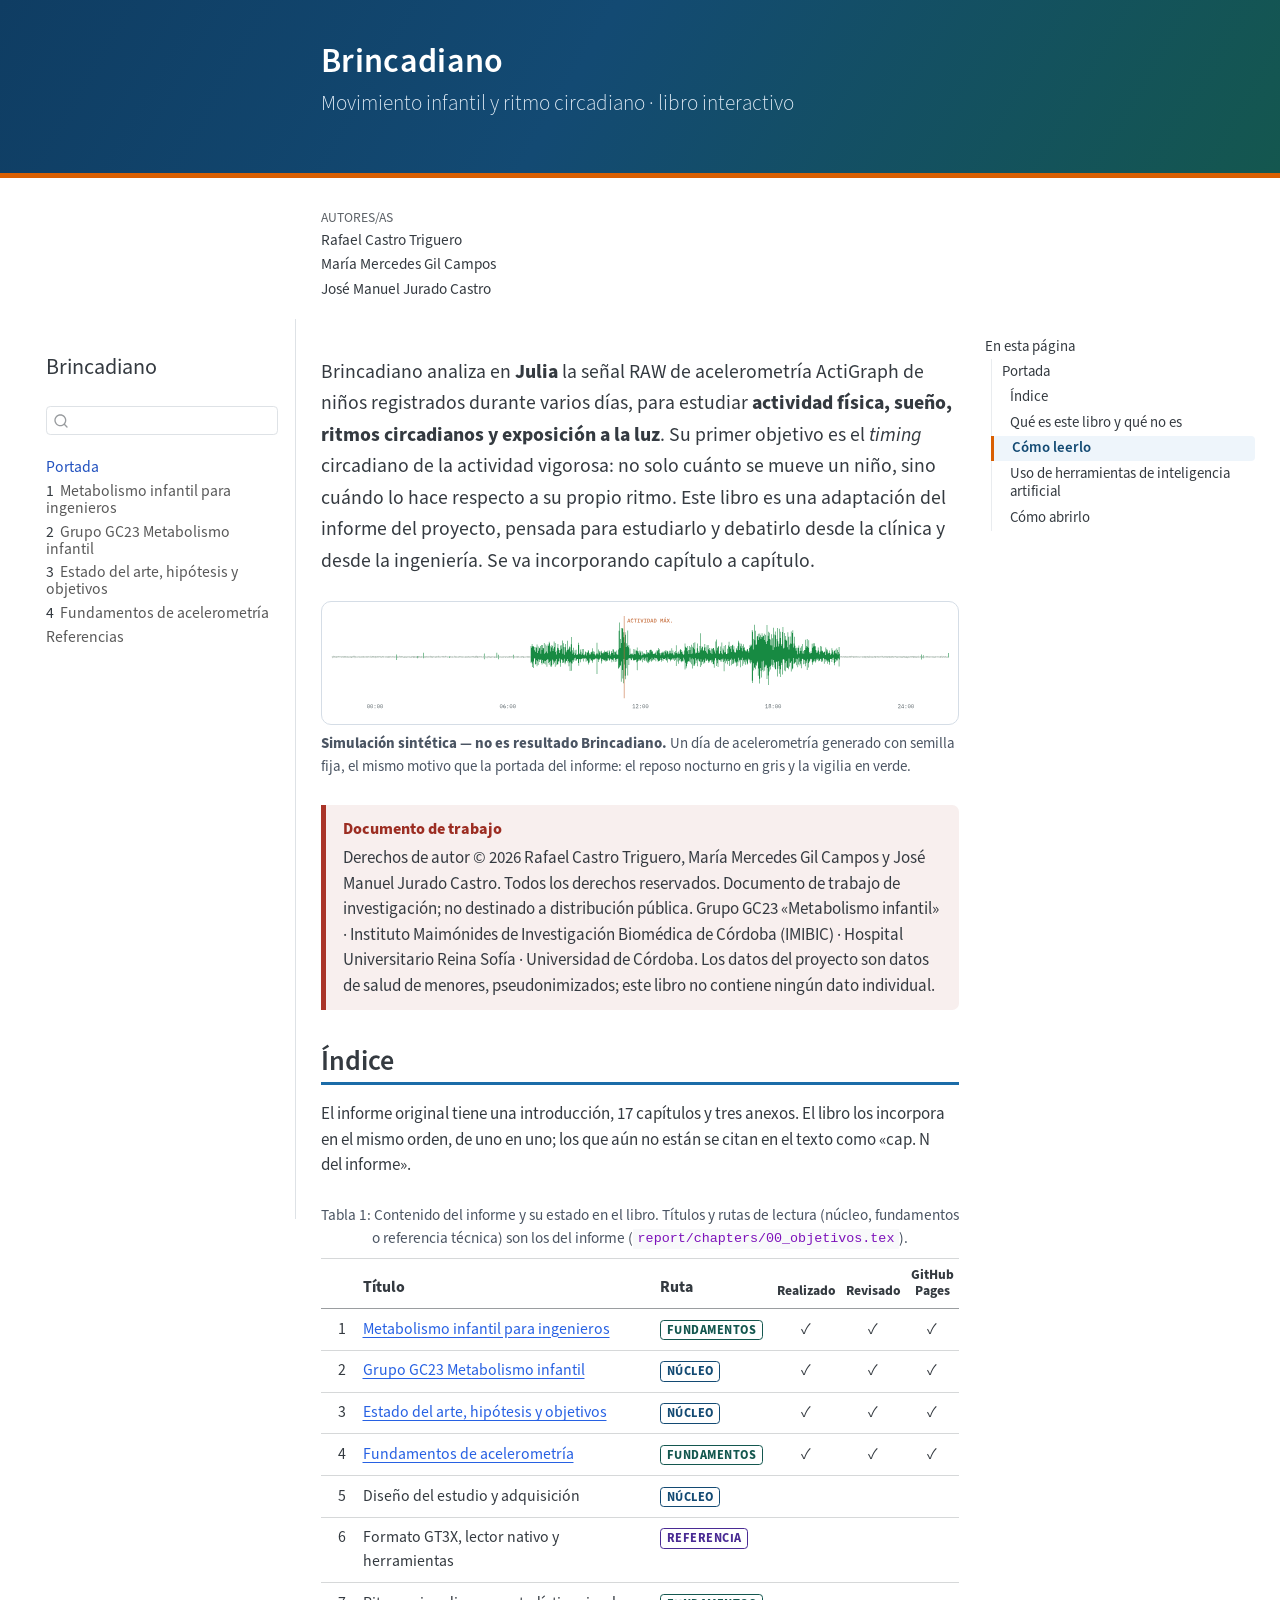
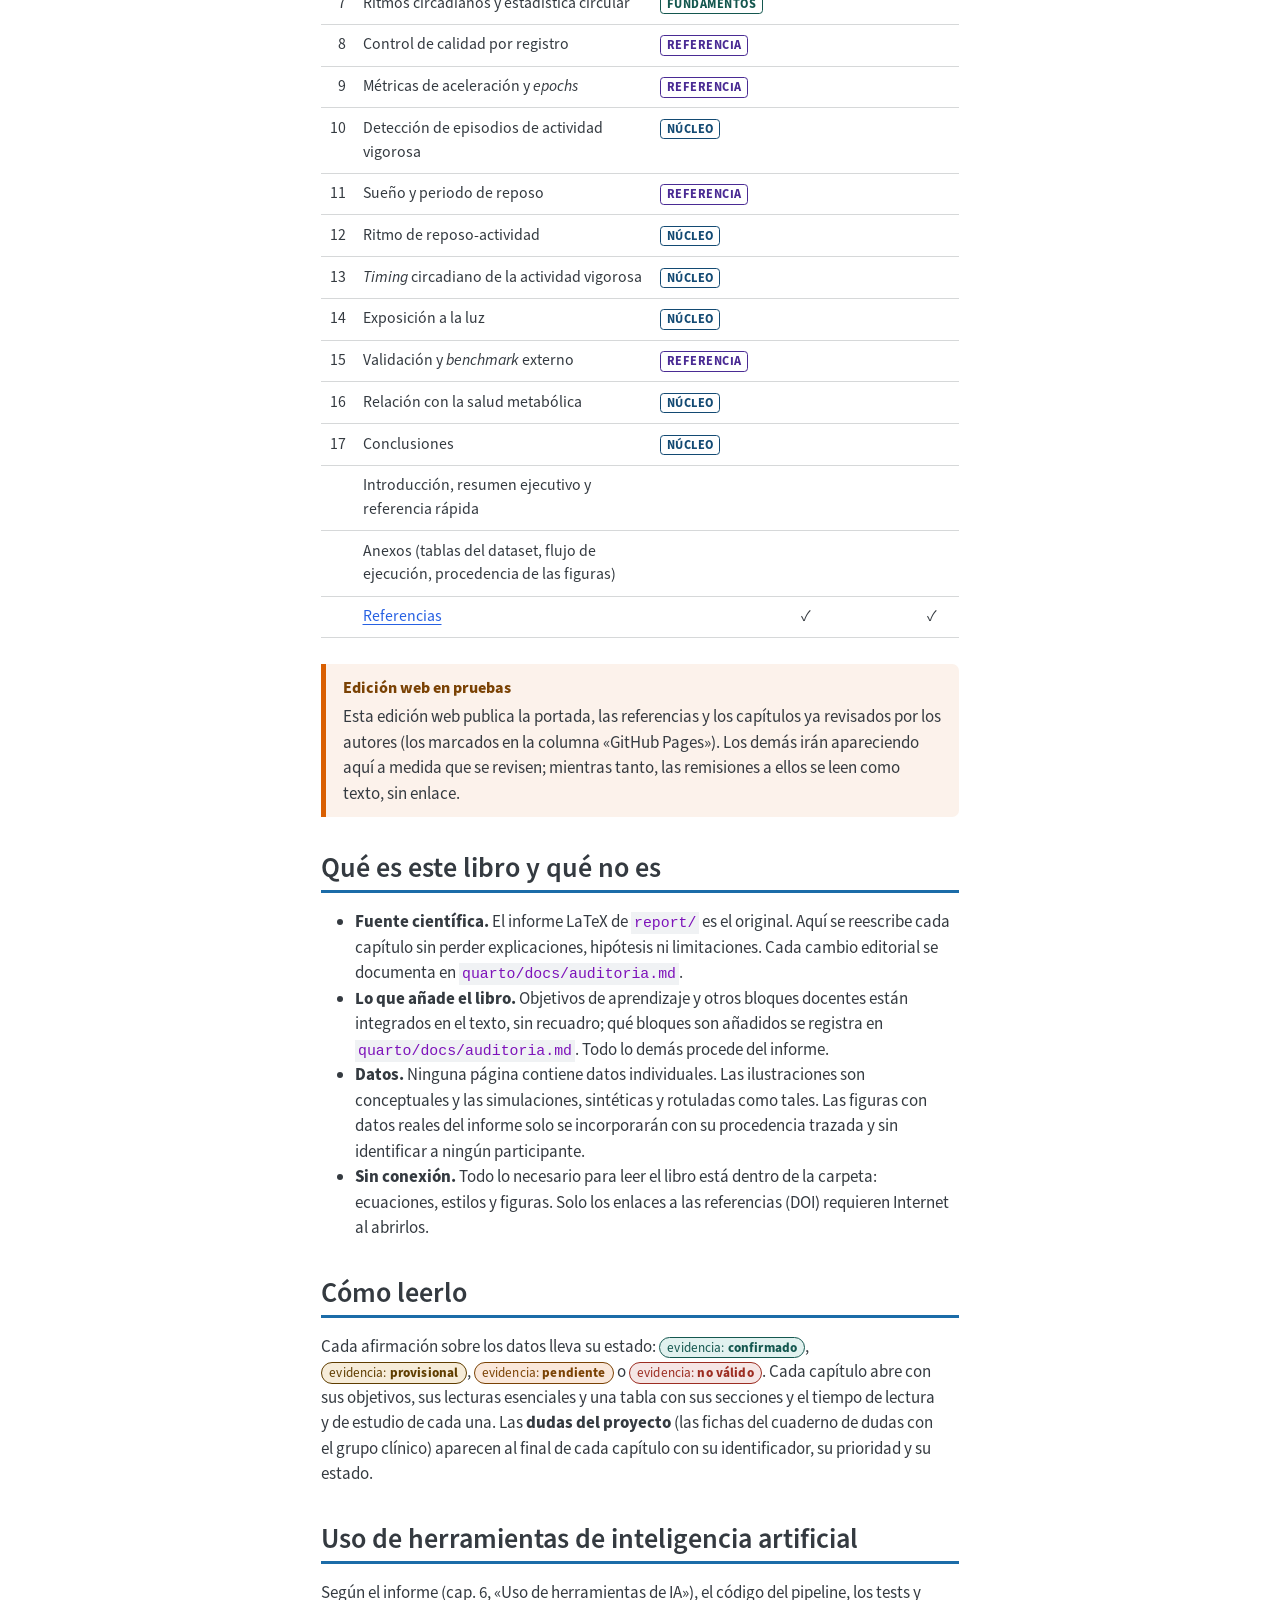
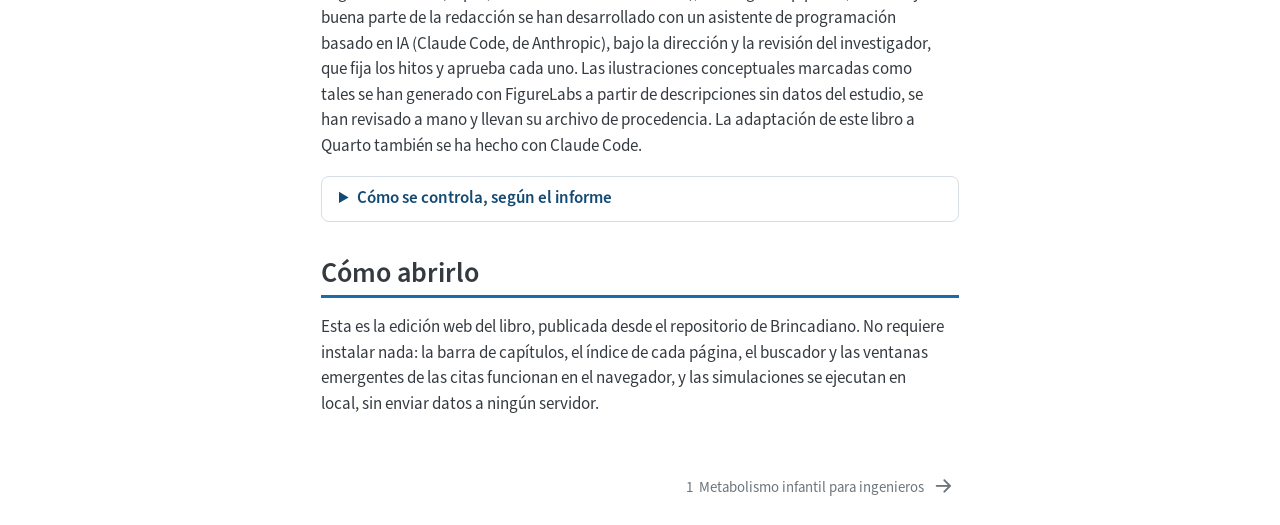
<file: index.html>
<!DOCTYPE html>
<html xmlns="http://www.w3.org/1999/xhtml" lang="es" xml:lang="es"><head>

<meta charset="utf-8">
<meta name="generator" content="quarto-1.10.19">

<meta name="viewport" content="width=device-width, initial-scale=1.0, user-scalable=yes">

<meta name="author" content="Rafael Castro Triguero">
<meta name="author" content="María Mercedes Gil Campos">
<meta name="author" content="José Manuel Jurado Castro">

<title>Brincadiano</title>
<style>
/* Default styles provided by pandoc.
** See https://pandoc.org/MANUAL.html#variables-for-html for config info.
*/
span.smallcaps{font-variant: small-caps;}
div.columns{display: flex; gap: 1.5em;}
div.column{flex: auto;}
@media screen {
div.columns{gap: min(4vw, 1.5em);}
div.column{overflow-x: auto;}
}
div.hanging-indent{margin-left: 1.5em; text-indent: -1.5em;}
ul.task-list{list-style: none;}
ul.task-list li input[type="checkbox"] {
  width: 0.8em;
  margin: 0 0.8em 0.2em -1em; /* quarto-specific, see https://github.com/quarto-dev/quarto-cli/issues/4556 */ 
  vertical-align: middle;
}
</style>


<script src="site_libs/quarto-nav/quarto-nav.js"></script>
<script src="site_libs/quarto-nav/headroom.min.js"></script>
<script src="site_libs/clipboard/clipboard.min.js"></script>
<script src="site_libs/quarto-search/autocomplete.umd.js"></script>
<script src="site_libs/quarto-search/fuse.min.js"></script>
<script src="site_libs/quarto-search/quarto-search.js"></script>
<meta name="quarto:offset" content="./">
<link href="./chapters/01-metabolismo-ingenieros.html" rel="next">
<script src="site_libs/quarto-html/quarto.js" type="module"></script>
<script src="site_libs/quarto-html/tabsets/tabsets.js" type="module"></script>
<script src="site_libs/quarto-html/popper.min.js"></script>
<script src="site_libs/quarto-html/tippy.umd.min.js"></script>
<script src="site_libs/quarto-html/anchor.min.js"></script>
<link href="site_libs/quarto-html/tippy.css" rel="stylesheet">
<link href="site_libs/quarto-html/quarto-syntax-highlighting-bf27225e3a48a9273f3daa8f8e829971.css" rel="stylesheet" id="quarto-text-highlighting-styles">
<script src="site_libs/bootstrap/bootstrap.min.js"></script>
<link href="site_libs/bootstrap/bootstrap-icons.css" rel="stylesheet">
<link href="site_libs/bootstrap/bootstrap-b12e71101a410aa398c066a74cb85b90.min.css" rel="stylesheet" append-hash="true" id="quarto-bootstrap" data-mode="light">
<script id="quarto-search-options" type="application/json">{
  "location": "sidebar",
  "copy-button": false,
  "collapse-after": 3,
  "panel-placement": "start",
  "type": "textbox",
  "limit": 50,
  "keyboard-shortcut": [
    "f",
    "/",
    "s"
  ],
  "show-item-context": false,
  "language": {
    "search-no-results-text": "No se han encontrado resultados",
    "search-matching-documents-text": "documentos encontrados",
    "search-copy-link-title": "Copiar el enlace en la búsqueda",
    "search-hide-matches-text": "Ocultar resultados adicionales",
    "search-more-match-text": "resultado adicional en este documento",
    "search-more-matches-text": "resultados adicionales en este documento",
    "search-clear-button-title": "Borrar",
    "search-text-placeholder": "",
    "search-detached-cancel-button-title": "Cancelar",
    "search-submit-button-title": "Enviar",
    "search-label": "Buscar"
  }
}</script>


<link rel="stylesheet" href="assets/css/styles.css">
</head>

<body class="nav-sidebar floating quarto-light">

<div id="quarto-search-results"></div>
  <header id="quarto-header" class="headroom fixed-top quarto-banner">
  <nav class="quarto-secondary-nav">
    <div class="container-fluid d-flex">
      <button type="button" class="quarto-btn-toggle btn" data-bs-toggle="collapse" role="button" data-bs-target=".quarto-sidebar-collapse-item" aria-controls="quarto-sidebar" aria-expanded="false" aria-label="Alternar barra lateral" onclick="if (window.quartoToggleHeadroom) { window.quartoToggleHeadroom(); }">
        <i class="bi bi-layout-text-sidebar-reverse"></i>
      </button>
        <nav class="quarto-page-breadcrumbs" aria-label="breadcrumb"><ol class="breadcrumb"><li class="breadcrumb-item"><a href="./index.html">Portada</a></li></ol></nav>
        <a class="flex-grow-1" role="navigation" data-bs-toggle="collapse" data-bs-target=".quarto-sidebar-collapse-item" aria-controls="quarto-sidebar" aria-expanded="false" aria-label="Alternar barra lateral" onclick="if (window.quartoToggleHeadroom) { window.quartoToggleHeadroom(); }">      
        </a>
      <button type="button" class="btn quarto-search-button" aria-label="Buscar" onclick="window.quartoOpenSearch();">
        <i class="bi bi-search"></i>
      </button>
    </div>
  </nav>
</header>
<!-- content -->
<header id="title-block-header" class="quarto-title-block default page-columns page-full">
  <div class="quarto-title-banner page-columns page-full">
    <div class="quarto-title column-body">
      <h1 class="title">Brincadiano</h1>
            <p class="subtitle lead">Movimiento infantil y ritmo circadiano · libro interactivo</p>
                      </div>
  </div>
    
  
  <div class="quarto-title-meta">

      <div>
      <div class="quarto-title-meta-heading">Autores/as</div>
      <div class="quarto-title-meta-contents">
               <p>Rafael Castro Triguero </p>
               <p>María Mercedes Gil Campos </p>
               <p>José Manuel Jurado Castro </p>
            </div>
    </div>
      
    
      
    </div>
    
  
  </header><div id="quarto-content" class="quarto-container page-columns page-rows-contents page-layout-article">
<!-- sidebar -->
  <nav id="quarto-sidebar" class="sidebar collapse collapse-horizontal quarto-sidebar-collapse-item sidebar-navigation floating overflow-auto">
    <div class="pt-lg-2 mt-2 text-left sidebar-header">
    <div class="sidebar-title mb-0 py-0">
      <a href="./">Brincadiano</a> 
    </div>
      </div>
        <div class="mt-2 flex-shrink-0 align-items-center">
        <div class="sidebar-search">
        <div id="quarto-search" class="" title="Buscar"></div>
        </div>
        </div>
    <div class="sidebar-menu-container"> 
    <ul class="list-unstyled mt-1">
        <li class="sidebar-item">
  <div class="sidebar-item-container"> 
  <a href="./index.html" class="sidebar-item-text sidebar-link active">
 <span class="menu-text">Portada</span></a>
  </div>
</li>
        <li class="sidebar-item">
  <div class="sidebar-item-container"> 
  <a href="./chapters/01-metabolismo-ingenieros.html" class="sidebar-item-text sidebar-link">
 <span class="menu-text"><span class="chapter-number">1</span>&nbsp; <span class="chapter-title">Metabolismo infantil para ingenieros</span></span></a>
  </div>
</li>
        <li class="sidebar-item">
  <div class="sidebar-item-container"> 
  <a href="./chapters/02-grupo-gc23.html" class="sidebar-item-text sidebar-link">
 <span class="menu-text"><span class="chapter-number">2</span>&nbsp; <span class="chapter-title">Grupo GC23 Metabolismo infantil</span></span></a>
  </div>
</li>
        <li class="sidebar-item">
  <div class="sidebar-item-container"> 
  <a href="./chapters/03-estado-hipotesis.html" class="sidebar-item-text sidebar-link">
 <span class="menu-text"><span class="chapter-number">3</span>&nbsp; <span class="chapter-title">Estado del arte, hipótesis y objetivos</span></span></a>
  </div>
</li>
        <li class="sidebar-item">
  <div class="sidebar-item-container"> 
  <a href="./chapters/04-acelerometria.html" class="sidebar-item-text sidebar-link">
 <span class="menu-text"><span class="chapter-number">4</span>&nbsp; <span class="chapter-title">Fundamentos de acelerometría</span></span></a>
  </div>
</li>
        <li class="sidebar-item">
  <div class="sidebar-item-container"> 
  <a href="./chapters/99-referencias.html" class="sidebar-item-text sidebar-link">
 <span class="menu-text">Referencias</span></a>
  </div>
</li>
    </ul>
    </div>
</nav>
<div id="quarto-sidebar-glass" class="quarto-sidebar-collapse-item" data-bs-toggle="collapse" data-bs-target=".quarto-sidebar-collapse-item"></div>
<!-- margin-sidebar -->
    <div id="quarto-margin-sidebar" class="sidebar margin-sidebar">
        <nav id="TOC" role="doc-toc" class="toc-active">
    <h2 id="toc-title">En esta página</h2>
   
  <ul>
  <li><a href="#portada" id="toc-portada" class="nav-link active" data-scroll-target="#portada">Portada</a>
  <ul class="collapse">
  <li><a href="#sec-indice" id="toc-sec-indice" class="nav-link" data-scroll-target="#sec-indice">Índice</a></li>
  <li><a href="#sec-que-es" id="toc-sec-que-es" class="nav-link" data-scroll-target="#sec-que-es">Qué es este libro y qué no es</a></li>
  <li><a href="#sec-como-leer" id="toc-sec-como-leer" class="nav-link" data-scroll-target="#sec-como-leer">Cómo leerlo</a></li>
  <li><a href="#sec-ia" id="toc-sec-ia" class="nav-link" data-scroll-target="#sec-ia">Uso de herramientas de inteligencia artificial</a></li>
  <li><a href="#sec-abrir" id="toc-sec-abrir" class="nav-link" data-scroll-target="#sec-abrir">Cómo abrirlo</a></li>
  </ul></li>
  </ul>
</nav>
    </div>
<!-- main -->
<main class="content quarto-banner-title-block" id="quarto-document-content">





<section id="portada" class="level1 unnumbered">
<h1 class="unnumbered">Portada</h1>
<div class="nm-lead">
<p>Brincadiano analiza en <strong>Julia</strong> la señal RAW de acelerometría ActiGraph de niños registrados durante varios días, para estudiar <strong>actividad física, sueño, ritmos circadianos y exposición a la luz</strong>. Su primer objetivo es el <em>timing</em> circadiano de la actividad vigorosa: no solo cuánto se mueve un niño, sino cuándo lo hace respecto a su propio ritmo. Este libro es una adaptación del informe del proyecto, pensada para estudiarlo y debatirlo desde la clínica y desde la ingeniería. Se va incorporando capítulo a capítulo.</p>
</div>
<figure class="nm-portada-fig figure">
  <picture>
    <source media="(max-width: 576px)" srcset="assets/figures/portada/dia_vertical.svg">
    <img src="assets/figures/portada/dia.svg" alt="Simulación sintética, no es un registro real: la aceleración de un día completo, de 00:00 a 24:00. De madrugada y al final de la noche la señal es una línea plana gris claro; hacia las siete de la mañana empieza la actividad, en verde, con ráfagas de amplitud variable durante el día, un pico marcado con una línea naranja y el rótulo «actividad máx.» poco antes de las 12:00, otra zona intensa hacia las 18:00, y vuelve a la línea plana hacia las 21:00." width="842" height="142" class="figure-img">
  </picture>
  <figcaption><strong>Simulación sintética — no es resultado Brincadiano.</strong> Un día de acelerometría generado con semilla fija, el mismo motivo que la portada del informe: el reposo nocturno en gris y la vigilia en verde.</figcaption>
</figure>
<div class="nm-box nm-limite" data-rotulo="Documento de trabajo">
<p>Derechos de autor © 2026 Rafael Castro Triguero, María Mercedes Gil Campos y José Manuel Jurado Castro. Todos los derechos reservados. Documento de trabajo de investigación; no destinado a distribución pública. Grupo GC23 «Metabolismo infantil» · Instituto Maimónides de Investigación Biomédica de Córdoba (IMIBIC) · Hospital Universitario Reina Sofía · Universidad de Córdoba. Los datos del proyecto son datos de salud de menores, pseudonimizados; este libro no contiene ningún dato individual.</p>
</div>
<section id="sec-indice" class="level2">
<h2 class="anchored" data-anchor-id="sec-indice">Índice</h2>
<p>El informe original tiene una introducción, 17 capítulos y tres anexos. El libro los incorpora en el mismo orden, de uno en uno; los que aún no están se citan en el texto como «cap. N del informe».</p>
<div id="tbl-capitulos" class="quarto-float quarto-figure quarto-figure-center anchored">
<figure class="quarto-float quarto-float-tbl figure">
<figcaption class="quarto-float-caption-top quarto-float-caption quarto-float-tbl" id="tbl-capitulos-caption-0ceaefa1-69ba-4598-a22c-09a6ac19f8ca">
Tabla&nbsp;1: Contenido del informe y su estado en el libro. Títulos y rutas de lectura (núcleo, fundamentos o referencia técnica) son los del informe (<code>report/chapters/00_objetivos.tex</code>).
</figcaption>
<div aria-describedby="tbl-capitulos-caption-0ceaefa1-69ba-4598-a22c-09a6ac19f8ca">
<table class="caption-top table">
<thead>
<tr class="header">
<th style="text-align: right;"></th>
<th style="text-align: left;">Título</th>
<th style="text-align: left;">Ruta</th>
<th style="text-align: center;">Realizado</th>
<th style="text-align: center;">Revisado</th>
<th style="text-align: center;">GitHub Pages</th>
</tr>
</thead>
<tbody>
<tr class="odd">
<td style="text-align: right;">1</td>
<td style="text-align: left;"><a href="./chapters/01-metabolismo-ingenieros.html">Metabolismo infantil para ingenieros</a></td>
<td style="text-align: left;"><span class="nm-ruta r-fundamentos">fundamentos</span></td>
<td style="text-align: center;">✓</td>
<td style="text-align: center;">✓</td>
<td style="text-align: center;">✓</td>
</tr>
<tr class="even">
<td style="text-align: right;">2</td>
<td style="text-align: left;"><a href="./chapters/02-grupo-gc23.html">Grupo GC23 Metabolismo infantil</a></td>
<td style="text-align: left;"><span class="nm-ruta r-nucleo">núcleo</span></td>
<td style="text-align: center;">✓</td>
<td style="text-align: center;">✓</td>
<td style="text-align: center;">✓</td>
</tr>
<tr class="odd">
<td style="text-align: right;">3</td>
<td style="text-align: left;"><a href="./chapters/03-estado-hipotesis.html">Estado del arte, hipótesis y objetivos</a></td>
<td style="text-align: left;"><span class="nm-ruta r-nucleo">núcleo</span></td>
<td style="text-align: center;">✓</td>
<td style="text-align: center;">✓</td>
<td style="text-align: center;">✓</td>
</tr>
<tr class="even">
<td style="text-align: right;">4</td>
<td style="text-align: left;"><a href="./chapters/04-acelerometria.html">Fundamentos de acelerometría</a></td>
<td style="text-align: left;"><span class="nm-ruta r-fundamentos">fundamentos</span></td>
<td style="text-align: center;">✓</td>
<td style="text-align: center;">✓</td>
<td style="text-align: center;">✓</td>
</tr>
<tr class="odd">
<td style="text-align: right;">5</td>
<td style="text-align: left;">Diseño del estudio y adquisición</td>
<td style="text-align: left;"><span class="nm-ruta r-nucleo">núcleo</span></td>
<td style="text-align: center;"></td>
<td style="text-align: center;"></td>
<td style="text-align: center;"></td>
</tr>
<tr class="even">
<td style="text-align: right;">6</td>
<td style="text-align: left;">Formato GT3X, lector nativo y herramientas</td>
<td style="text-align: left;"><span class="nm-ruta r-referencia">referencia</span></td>
<td style="text-align: center;"></td>
<td style="text-align: center;"></td>
<td style="text-align: center;"></td>
</tr>
<tr class="odd">
<td style="text-align: right;">7</td>
<td style="text-align: left;">Ritmos circadianos y estadística circular</td>
<td style="text-align: left;"><span class="nm-ruta r-fundamentos">fundamentos</span></td>
<td style="text-align: center;"></td>
<td style="text-align: center;"></td>
<td style="text-align: center;"></td>
</tr>
<tr class="even">
<td style="text-align: right;">8</td>
<td style="text-align: left;">Control de calidad por registro</td>
<td style="text-align: left;"><span class="nm-ruta r-referencia">referencia</span></td>
<td style="text-align: center;"></td>
<td style="text-align: center;"></td>
<td style="text-align: center;"></td>
</tr>
<tr class="odd">
<td style="text-align: right;">9</td>
<td style="text-align: left;">Métricas de aceleración y <em>epochs</em></td>
<td style="text-align: left;"><span class="nm-ruta r-referencia">referencia</span></td>
<td style="text-align: center;"></td>
<td style="text-align: center;"></td>
<td style="text-align: center;"></td>
</tr>
<tr class="even">
<td style="text-align: right;">10</td>
<td style="text-align: left;">Detección de episodios de actividad vigorosa</td>
<td style="text-align: left;"><span class="nm-ruta r-nucleo">núcleo</span></td>
<td style="text-align: center;"></td>
<td style="text-align: center;"></td>
<td style="text-align: center;"></td>
</tr>
<tr class="odd">
<td style="text-align: right;">11</td>
<td style="text-align: left;">Sueño y periodo de reposo</td>
<td style="text-align: left;"><span class="nm-ruta r-referencia">referencia</span></td>
<td style="text-align: center;"></td>
<td style="text-align: center;"></td>
<td style="text-align: center;"></td>
</tr>
<tr class="even">
<td style="text-align: right;">12</td>
<td style="text-align: left;">Ritmo de reposo-actividad</td>
<td style="text-align: left;"><span class="nm-ruta r-nucleo">núcleo</span></td>
<td style="text-align: center;"></td>
<td style="text-align: center;"></td>
<td style="text-align: center;"></td>
</tr>
<tr class="odd">
<td style="text-align: right;">13</td>
<td style="text-align: left;"><em>Timing</em> circadiano de la actividad vigorosa</td>
<td style="text-align: left;"><span class="nm-ruta r-nucleo">núcleo</span></td>
<td style="text-align: center;"></td>
<td style="text-align: center;"></td>
<td style="text-align: center;"></td>
</tr>
<tr class="even">
<td style="text-align: right;">14</td>
<td style="text-align: left;">Exposición a la luz</td>
<td style="text-align: left;"><span class="nm-ruta r-nucleo">núcleo</span></td>
<td style="text-align: center;"></td>
<td style="text-align: center;"></td>
<td style="text-align: center;"></td>
</tr>
<tr class="odd">
<td style="text-align: right;">15</td>
<td style="text-align: left;">Validación y <em>benchmark</em> externo</td>
<td style="text-align: left;"><span class="nm-ruta r-referencia">referencia</span></td>
<td style="text-align: center;"></td>
<td style="text-align: center;"></td>
<td style="text-align: center;"></td>
</tr>
<tr class="even">
<td style="text-align: right;">16</td>
<td style="text-align: left;">Relación con la salud metabólica</td>
<td style="text-align: left;"><span class="nm-ruta r-nucleo">núcleo</span></td>
<td style="text-align: center;"></td>
<td style="text-align: center;"></td>
<td style="text-align: center;"></td>
</tr>
<tr class="odd">
<td style="text-align: right;">17</td>
<td style="text-align: left;">Conclusiones</td>
<td style="text-align: left;"><span class="nm-ruta r-nucleo">núcleo</span></td>
<td style="text-align: center;"></td>
<td style="text-align: center;"></td>
<td style="text-align: center;"></td>
</tr>
<tr class="even">
<td style="text-align: right;"></td>
<td style="text-align: left;">Introducción, resumen ejecutivo y referencia rápida</td>
<td style="text-align: left;"></td>
<td style="text-align: center;"></td>
<td style="text-align: center;"></td>
<td style="text-align: center;"></td>
</tr>
<tr class="odd">
<td style="text-align: right;"></td>
<td style="text-align: left;">Anexos (tablas del dataset, flujo de ejecución, procedencia de las figuras)</td>
<td style="text-align: left;"></td>
<td style="text-align: center;"></td>
<td style="text-align: center;"></td>
<td style="text-align: center;"></td>
</tr>
<tr class="even">
<td style="text-align: right;"></td>
<td style="text-align: left;"><a href="./chapters/99-referencias.html">Referencias</a></td>
<td style="text-align: left;"></td>
<td style="text-align: center;">✓</td>
<td style="text-align: center;"></td>
<td style="text-align: center;">✓</td>
</tr>
</tbody>
</table>
</div>
</figure>
</div>
<div class="nm-box nm-pendiente" data-rotulo="Edición web en pruebas">
<p>Esta edición web publica la portada, las referencias y los capítulos ya revisados por los autores (los marcados en la columna «GitHub Pages»). Los demás irán apareciendo aquí a medida que se revisen; mientras tanto, las remisiones a ellos se leen como texto, sin enlace.</p>
</div>
</section>
<section id="sec-que-es" class="level2">
<h2 class="anchored" data-anchor-id="sec-que-es">Qué es este libro y qué no es</h2>
<ul>
<li><strong>Fuente científica.</strong> El informe LaTeX de <code>report/</code> es el original. Aquí se reescribe cada capítulo sin perder explicaciones, hipótesis ni limitaciones. Cada cambio editorial se documenta en <code>quarto/docs/auditoria.md</code>.</li>
<li><strong>Lo que añade el libro.</strong> Objetivos de aprendizaje y otros bloques docentes están integrados en el texto, sin recuadro; qué bloques son añadidos se registra en <code>quarto/docs/auditoria.md</code>. Todo lo demás procede del informe.</li>
<li><strong>Datos.</strong> Ninguna página contiene datos individuales. Las ilustraciones son conceptuales y las simulaciones, sintéticas y rotuladas como tales. Las figuras con datos reales del informe solo se incorporarán con su procedencia trazada y sin identificar a ningún participante.</li>
<li><strong>Sin conexión.</strong> Todo lo necesario para leer el libro está dentro de la carpeta: ecuaciones, estilos y figuras. Solo los enlaces a las referencias (DOI) requieren Internet al abrirlos.</li>
</ul>
</section>
<section id="sec-como-leer" class="level2">
<h2 class="anchored" data-anchor-id="sec-como-leer">Cómo leerlo</h2>
<p>Cada afirmación sobre los datos lleva su estado: <span class="estado e-confirmado">confirmado</span>, <span class="estado e-provisional">provisional</span>, <span class="estado e-pendiente">pendiente</span> o <span class="estado e-novalido">no válido</span>. Cada capítulo abre con sus objetivos, sus lecturas esenciales y una tabla con sus secciones y el tiempo de lectura y de estudio de cada una. Las <strong>dudas del proyecto</strong> (las fichas del cuaderno de dudas con el grupo clínico) aparecen al final de cada capítulo con su identificador, su prioridad y su estado.</p>
</section>
<section id="sec-ia" class="level2">
<h2 class="anchored" data-anchor-id="sec-ia">Uso de herramientas de inteligencia artificial</h2>
<p>Según el informe (cap. 6, «Uso de herramientas de IA»), el código del pipeline, los tests y buena parte de la redacción se han desarrollado con un asistente de programación basado en IA (Claude Code, de Anthropic), bajo la dirección y la revisión del investigador, que fija los hitos y aprueba cada uno. Las ilustraciones conceptuales marcadas como tales se han generado con FigureLabs a partir de descripciones sin datos del estudio, se han revisado a mano y llevan su archivo de procedencia. La adaptación de este libro a Quarto también se ha hecho con Claude Code.</p>
<details class="nm-detalle">
<summary>
Cómo se controla, según el informe
</summary>
<ul>
<li><strong>Verificación.</strong> Cada función tiene tests de solución conocida; el lector se valida muestra a muestra frente a ActiLife, y las métricas frente a herramientas de referencia (cap. 15 del informe). Cada cifra sale de un script y lleva su estado.</li>
<li><strong>Ilustraciones.</strong> Cada imagen de FigureLabs se revisa a mano (las primeras versiones han traído erratas y errores conceptuales que se han corregido) y lleva un archivo de procedencia con el <em>prompt</em>.</li>
<li><strong>Datos.</strong> El asistente ejecuta el código en el equipo local, pero el modelo que lo guía es un servicio remoto que recibe el código, los textos y las salidas que lee: resúmenes, tablas por ID pseudonimizado y figuras derivadas. Nunca ha leído campos identificativos. A FigureLabs no se envía ningún dato ni derivado. Que este uso sea compatible con el consentimiento y el dictamen ético es la ficha DAT-04 <span class="estado e-pendiente">pendiente</span>.</li>
</ul>
</details>
</section>
<section id="sec-abrir" class="level2">
<h2 class="anchored" data-anchor-id="sec-abrir">Cómo abrirlo</h2>
<p>Esta es la edición web del libro, publicada desde el repositorio de Brincadiano. No requiere instalar nada: la barra de capítulos, el índice de cada página, el buscador y las ventanas emergentes de las citas funcionan en el navegador, y las simulaciones se ejecutan en local, sin enviar datos a ningún servidor.</p>


</section>
</section>

</main> <!-- /main -->
<script id="quarto-html-after-body" type="application/javascript">
  window.document.addEventListener("DOMContentLoaded", function (event) {
    const icon = "";
    const anchorJS = new window.AnchorJS();
    anchorJS.options = {
      placement: 'right',
      icon: icon
    };
    anchorJS.add('.anchored');
      var localhostRegex = new RegExp(/^(?:http|https):\/\/localhost\:?[0-9]*\//);
      var mailtoRegex = new RegExp(/^mailto:/);
        var filterRegex = new RegExp('/' + window.location.host + '/');
      var isInternal = (href) => {
          return filterRegex.test(href) || localhostRegex.test(href) || mailtoRegex.test(href);
      }
      // Inspect non-navigation links and adorn them if external
     var links = window.document.querySelectorAll('a[href]:not(.nav-link):not(.navbar-brand):not(.toc-action):not(.sidebar-link):not(.sidebar-item-toggle):not(.pagination-link):not(.no-external):not([aria-hidden]):not(.dropdown-item):not(.quarto-navigation-tool):not(.about-link)');
      for (var i=0; i<links.length; i++) {
        const link = links[i];
        if (!isInternal(link.href)) {
          // undo the damage that might have been done by quarto-nav.js in the case of
          // links that we want to consider external
          if (link.dataset.originalHref !== undefined) {
            link.href = link.dataset.originalHref;
          }
        }
      }
    function tippyHover(el, contentFn, onTriggerFn, onUntriggerFn) {
      const config = {
        allowHTML: true,
        maxWidth: 500,
        delay: 100,
        arrow: false,
        appendTo: function(el) {
            return el.parentElement;
        },
        interactive: true,
        interactiveBorder: 10,
        theme: 'quarto',
        placement: 'bottom-start',
      };
      if (contentFn) {
        config.content = contentFn;
      }
      if (onTriggerFn) {
        config.onTrigger = onTriggerFn;
      }
      if (onUntriggerFn) {
        config.onUntrigger = onUntriggerFn;
      }
      window.tippy(el, config); 
    }
    const noterefs = window.document.querySelectorAll('a[role="doc-noteref"]');
    for (var i=0; i<noterefs.length; i++) {
      const ref = noterefs[i];
      tippyHover(ref, function() {
        // use id or data attribute instead here
        let href = ref.getAttribute('data-footnote-href') || ref.getAttribute('href');
        try { href = new URL(href).hash; } catch {}
        const id = href.replace(/^#\/?/, "");
        const note = window.document.getElementById(id);
        if (note) {
          return note.innerHTML;
        } else {
          return "";
        }
      });
    }
    const xrefs = window.document.querySelectorAll('a.quarto-xref');
    const processXRef = (id, note) => {
      // Strip column container classes
      const stripColumnClz = (el) => {
        el.classList.remove("page-full", "page-columns");
        if (el.children) {
          for (const child of el.children) {
            stripColumnClz(child);
          }
        }
      }
      stripColumnClz(note)
      if (id === null || id.startsWith('sec-')) {
        // Special case sections, only their first couple elements
        const container = document.createElement("div");
        if (note.children && note.children.length > 2) {
          container.appendChild(note.children[0].cloneNode(true));
          for (let i = 1; i < note.children.length; i++) {
            const child = note.children[i];
            if (child.tagName === "P" && child.innerText === "") {
              continue;
            } else {
              container.appendChild(child.cloneNode(true));
              break;
            }
          }
          if (window.Quarto?.typesetMath) {
            window.Quarto.typesetMath(container);
          }
          return container.innerHTML
        } else {
          if (window.Quarto?.typesetMath) {
            window.Quarto.typesetMath(note);
          }
          return note.innerHTML;
        }
      } else {
        // Remove any anchor links if they are present
        const anchorLink = note.querySelector('a.anchorjs-link');
        if (anchorLink) {
          anchorLink.remove();
        }
        if (window.Quarto?.typesetMath) {
          window.Quarto.typesetMath(note);
        }
        if (note.classList.contains("callout")) {
          return note.outerHTML;
        } else {
          return note.innerHTML;
        }
      }
    }
    for (var i=0; i<xrefs.length; i++) {
      const xref = xrefs[i];
      tippyHover(xref, undefined, function(instance) {
        instance.disable();
        let url = xref.getAttribute('href');
        let hash = undefined; 
        if (url.startsWith('#')) {
          hash = url;
        } else {
          try { hash = new URL(url).hash; } catch {}
        }
        if (hash) {
          const id = hash.replace(/^#\/?/, "");
          const note = window.document.getElementById(id);
          if (note !== null) {
            try {
              const html = processXRef(id, note.cloneNode(true));
              instance.setContent(html);
            } finally {
              instance.enable();
              instance.show();
            }
          } else {
            // See if we can fetch this
            fetch(url.split('#')[0])
            .then(res => res.text())
            .then(html => {
              const parser = new DOMParser();
              const htmlDoc = parser.parseFromString(html, "text/html");
              const note = htmlDoc.getElementById(id);
              if (note !== null) {
                const html = processXRef(id, note);
                instance.setContent(html);
              } 
            }).finally(() => {
              instance.enable();
              instance.show();
            });
          }
        } else {
          // See if we can fetch a full url (with no hash to target)
          // This is a special case and we should probably do some content thinning / targeting
          fetch(url)
          .then(res => res.text())
          .then(html => {
            const parser = new DOMParser();
            const htmlDoc = parser.parseFromString(html, "text/html");
            const note = htmlDoc.querySelector('main.content');
            if (note !== null) {
              // This should only happen for chapter cross references
              // (since there is no id in the URL)
              // remove the first header
              if (note.children.length > 0 && note.children[0].tagName === "HEADER") {
                note.children[0].remove();
              }
              const html = processXRef(null, note);
              instance.setContent(html);
            } 
          }).finally(() => {
            instance.enable();
            instance.show();
          });
        }
      }, function(instance) {
      });
    }
        let selectedAnnoteEl;
        const selectorForAnnotation = ( cell, annotation) => {
          let cellAttr = 'data-code-cell="' + cell + '"';
          let lineAttr = 'data-code-annotation="' +  annotation + '"';
          const selector = 'span[' + cellAttr + '][' + lineAttr + ']';
          return selector;
        }
        const selectCodeLines = (annoteEl) => {
          const doc = window.document;
          const targetCell = annoteEl.getAttribute("data-target-cell");
          const targetAnnotation = annoteEl.getAttribute("data-target-annotation");
          const annoteSpan = window.document.querySelector(selectorForAnnotation(targetCell, targetAnnotation));
          const lines = annoteSpan.getAttribute("data-code-lines").split(",");
          const lineIds = lines.map((line) => {
            return targetCell + "-" + line;
          })
          let top = null;
          let height = null;
          let parent = null;
          if (lineIds.length > 0) {
              //compute the position of the single el (top and bottom and make a div)
              const el = window.document.getElementById(lineIds[0]);
              top = el.offsetTop;
              height = el.offsetHeight;
              parent = el.parentElement.parentElement;
            if (lineIds.length > 1) {
              const lastEl = window.document.getElementById(lineIds[lineIds.length - 1]);
              const bottom = lastEl.offsetTop + lastEl.offsetHeight;
              height = bottom - top;
            }
            if (top !== null && height !== null && parent !== null) {
              // cook up a div (if necessary) and position it 
              let div = window.document.getElementById("code-annotation-line-highlight");
              if (div === null) {
                div = window.document.createElement("div");
                div.setAttribute("id", "code-annotation-line-highlight");
                div.style.position = 'absolute';
                parent.appendChild(div);
              }
              div.style.top = top - 2 + "px";
              div.style.height = height + 4 + "px";
              div.style.left = 0;
              let gutterDiv = window.document.getElementById("code-annotation-line-highlight-gutter");
              if (gutterDiv === null) {
                gutterDiv = window.document.createElement("div");
                gutterDiv.setAttribute("id", "code-annotation-line-highlight-gutter");
                gutterDiv.style.position = 'absolute';
                const codeCell = window.document.getElementById(targetCell);
                const gutter = codeCell.querySelector('.code-annotation-gutter');
                gutter.appendChild(gutterDiv);
              }
              gutterDiv.style.top = top - 2 + "px";
              gutterDiv.style.height = height + 4 + "px";
            }
            selectedAnnoteEl = annoteEl;
          }
        };
        const unselectCodeLines = () => {
          const elementsIds = ["code-annotation-line-highlight", "code-annotation-line-highlight-gutter"];
          elementsIds.forEach((elId) => {
            const div = window.document.getElementById(elId);
            if (div) {
              div.remove();
            }
          });
          selectedAnnoteEl = undefined;
        };
          // Handle positioning of the toggle
      window.addEventListener(
        "resize",
        throttle(() => {
          elRect = undefined;
          if (selectedAnnoteEl) {
            selectCodeLines(selectedAnnoteEl);
          }
        }, 10)
      );
      function throttle(fn, ms) {
      let throttle = false;
      let timer;
        return (...args) => {
          if(!throttle) { // first call gets through
              fn.apply(this, args);
              throttle = true;
          } else { // all the others get throttled
              if(timer) clearTimeout(timer); // cancel #2
              timer = setTimeout(() => {
                fn.apply(this, args);
                timer = throttle = false;
              }, ms);
          }
        };
      }
        // Attach click handler to the DT
        const annoteDls = window.document.querySelectorAll('dt[data-target-cell]');
        for (const annoteDlNode of annoteDls) {
          annoteDlNode.addEventListener('click', (event) => {
            const clickedEl = event.target;
            if (clickedEl !== selectedAnnoteEl) {
              unselectCodeLines();
              const activeEl = window.document.querySelector('dt[data-target-cell].code-annotation-active');
              if (activeEl) {
                activeEl.classList.remove('code-annotation-active');
              }
              selectCodeLines(clickedEl);
              clickedEl.classList.add('code-annotation-active');
            } else {
              // Unselect the line
              unselectCodeLines();
              clickedEl.classList.remove('code-annotation-active');
            }
          });
        }
    const findCites = (el) => {
      const parentEl = el.parentElement;
      if (parentEl) {
        const cites = parentEl.dataset.cites;
        if (cites) {
          return {
            el,
            cites: cites.split(' ')
          };
        } else {
          return findCites(el.parentElement)
        }
      } else {
        return undefined;
      }
    };
    var bibliorefs = window.document.querySelectorAll('a[role="doc-biblioref"]');
    for (var i=0; i<bibliorefs.length; i++) {
      const ref = bibliorefs[i];
      const citeInfo = findCites(ref);
      if (citeInfo) {
        tippyHover(citeInfo.el, function() {
          var popup = window.document.createElement('div');
          citeInfo.cites.forEach(function(cite) {
            var citeDiv = window.document.createElement('div');
            citeDiv.classList.add('hanging-indent');
            citeDiv.classList.add('csl-entry');
            var biblioDiv = window.document.getElementById('ref-' + cite);
            if (biblioDiv) {
              citeDiv.innerHTML = biblioDiv.innerHTML;
            }
            popup.appendChild(citeDiv);
          });
          return popup.innerHTML;
        });
      }
    }
  });
  </script>
<nav class="page-navigation">
  <div class="nav-page nav-page-previous">
  </div>
  <div class="nav-page nav-page-next">
      <a href="./chapters/01-metabolismo-ingenieros.html" class="pagination-link" aria-label="Metabolismo infantil para ingenieros">
        <span class="nav-page-text"><span class="chapter-number">1</span>&nbsp; <span class="chapter-title">Metabolismo infantil para ingenieros</span></span> <i class="bi bi-arrow-right-short"></i>
      </a>
  </div>
</nav>
</div> <!-- /content -->




</body></html>
</file>
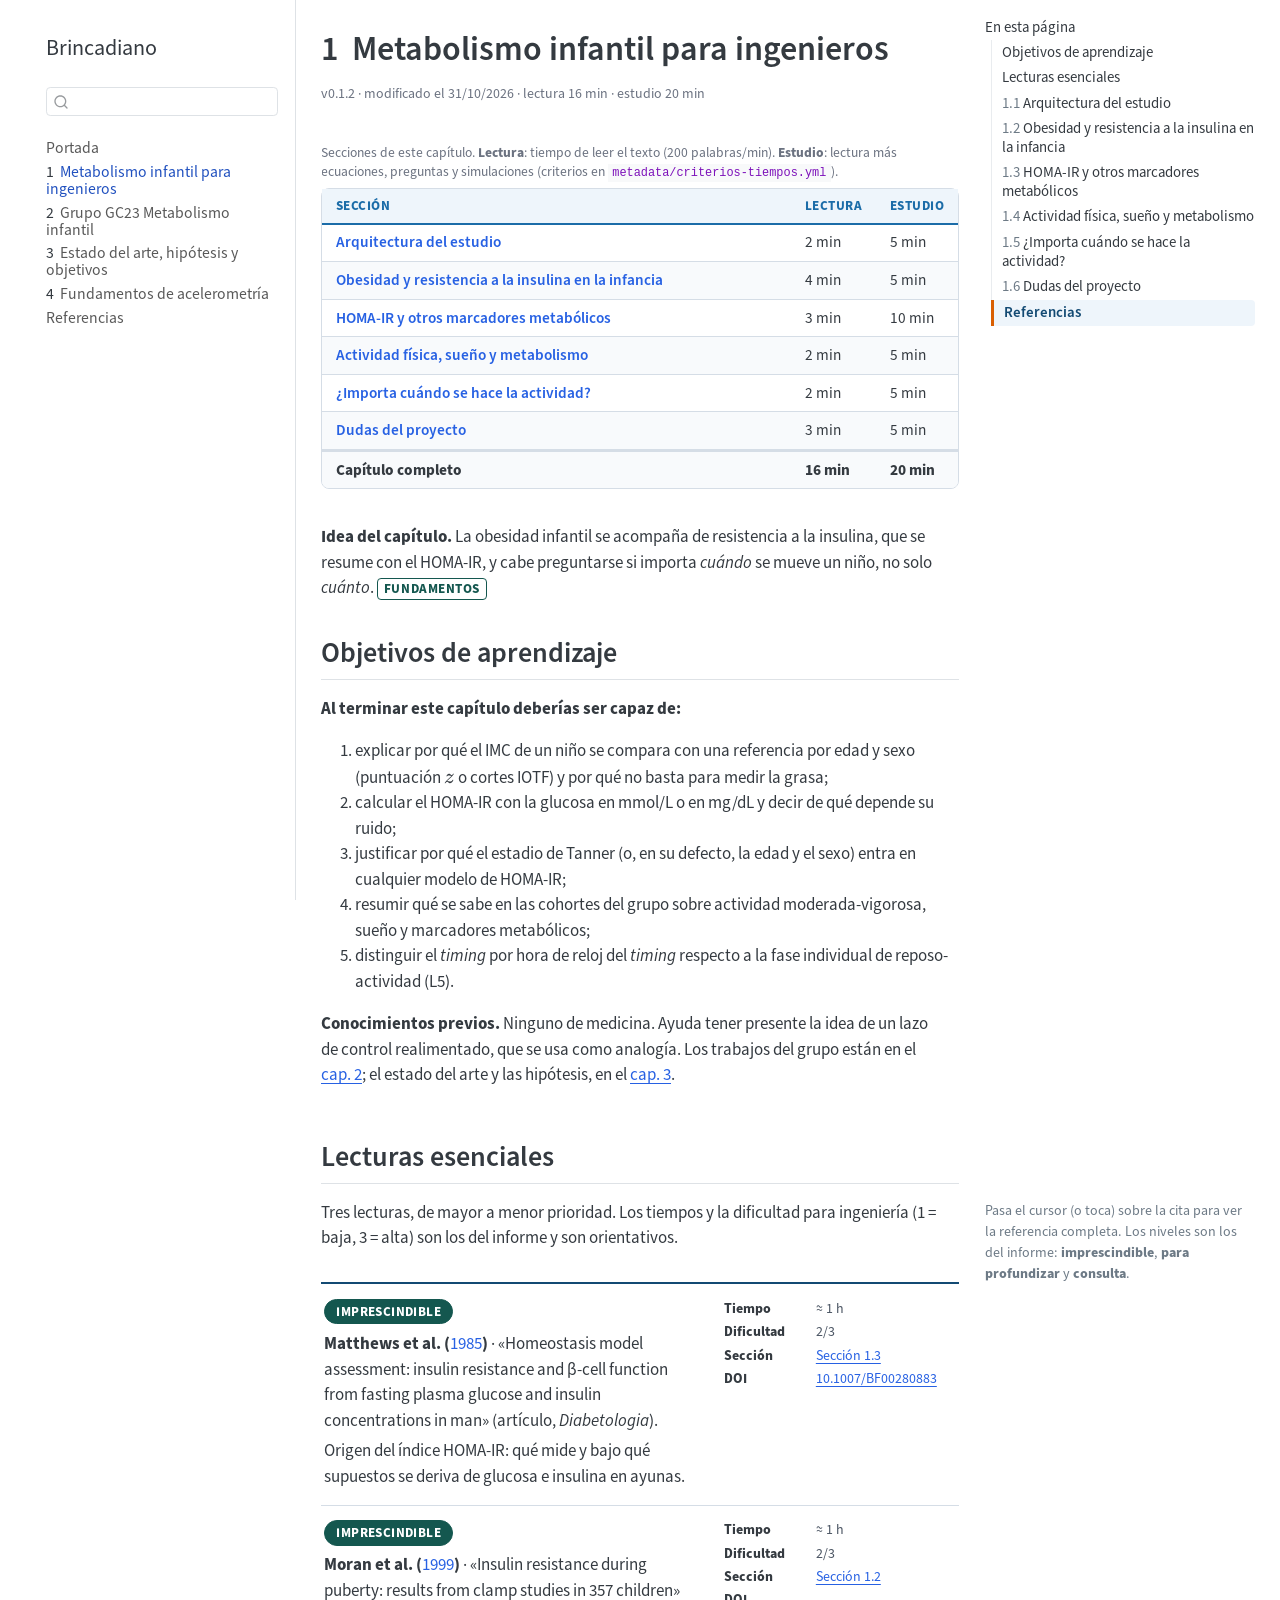
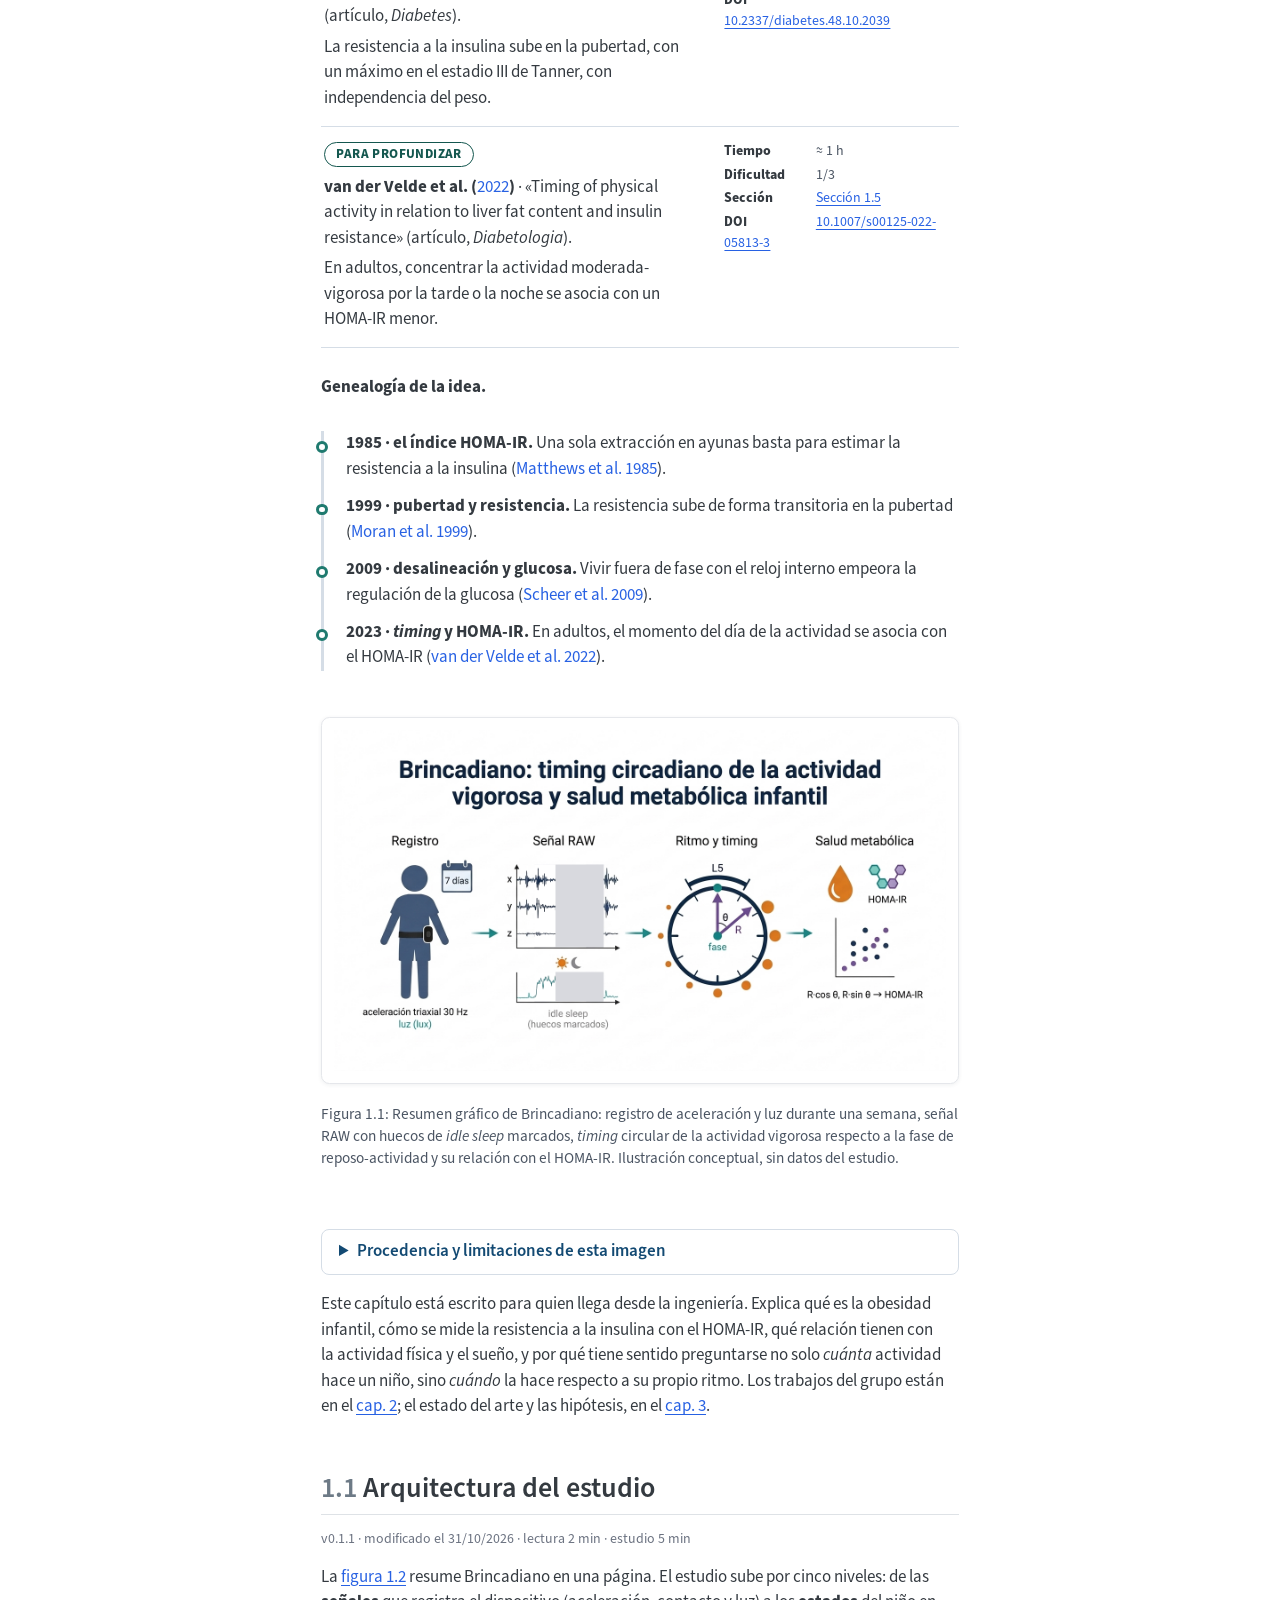
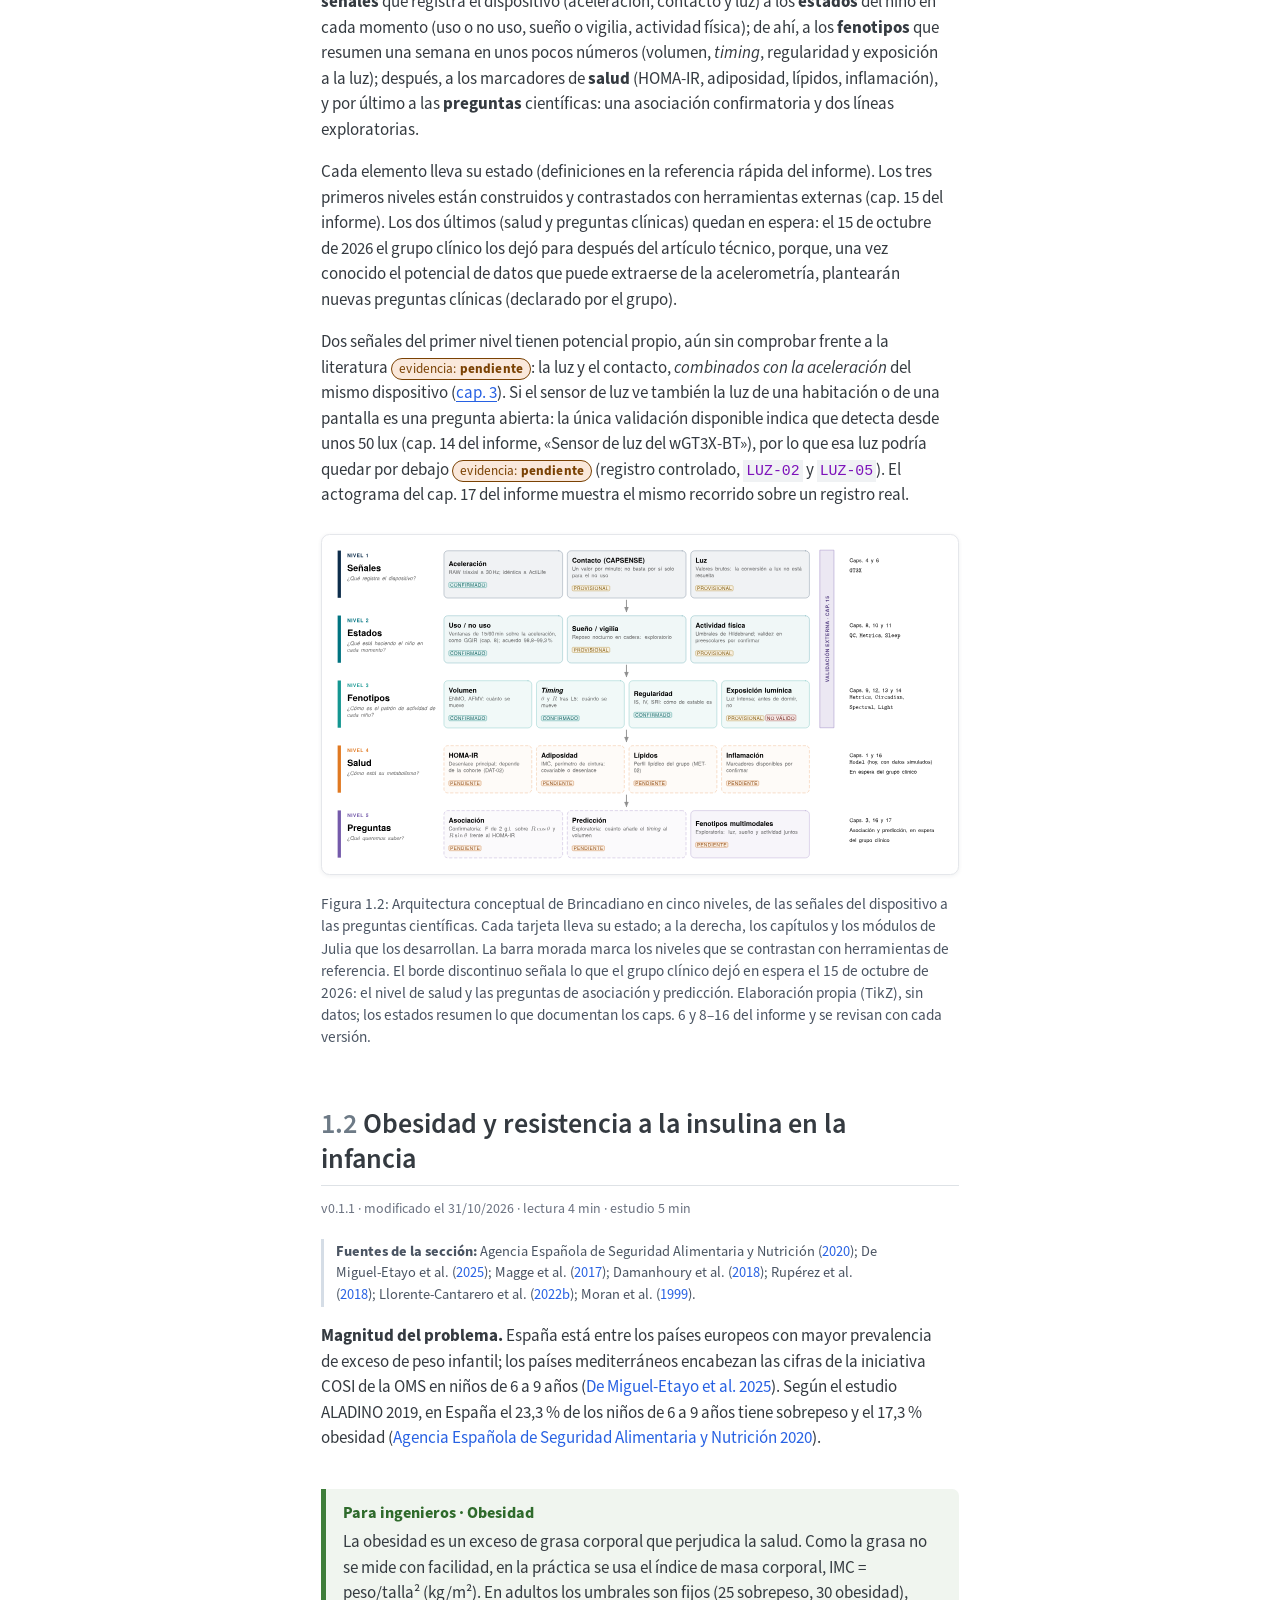
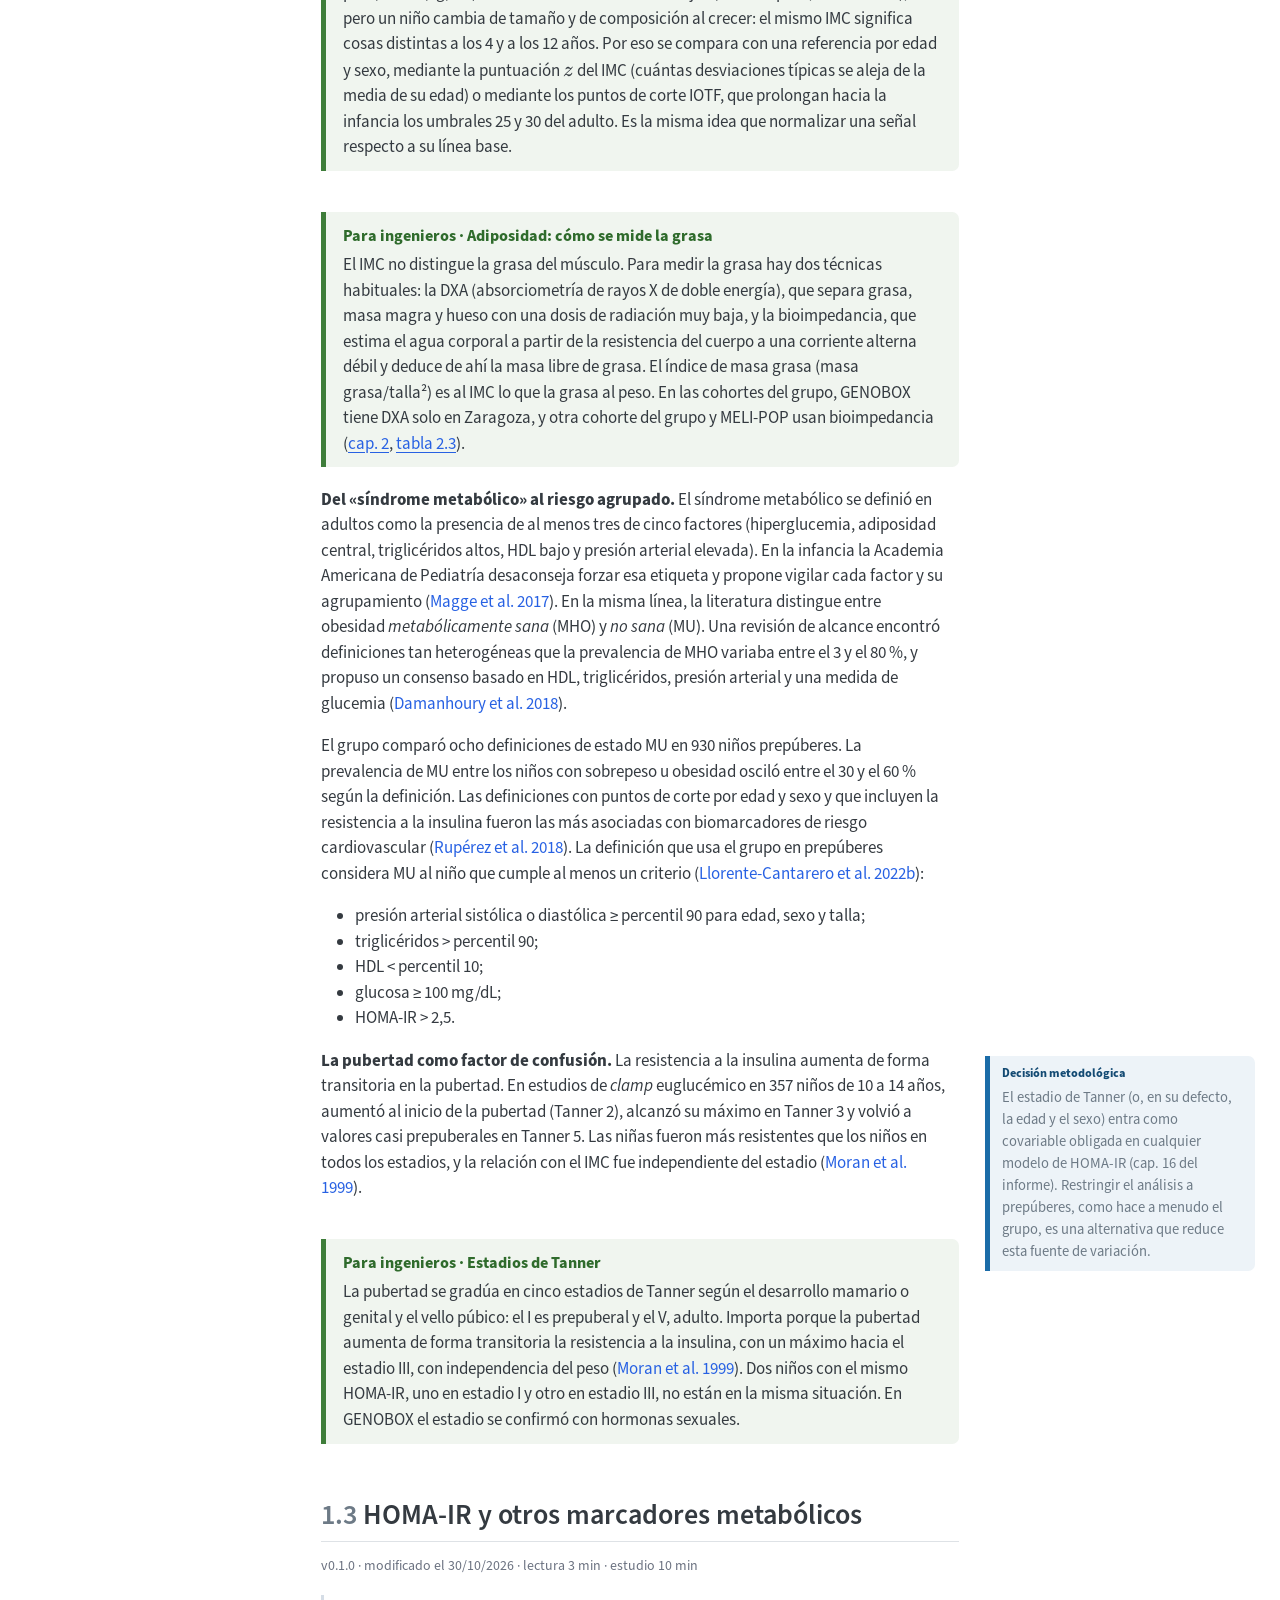
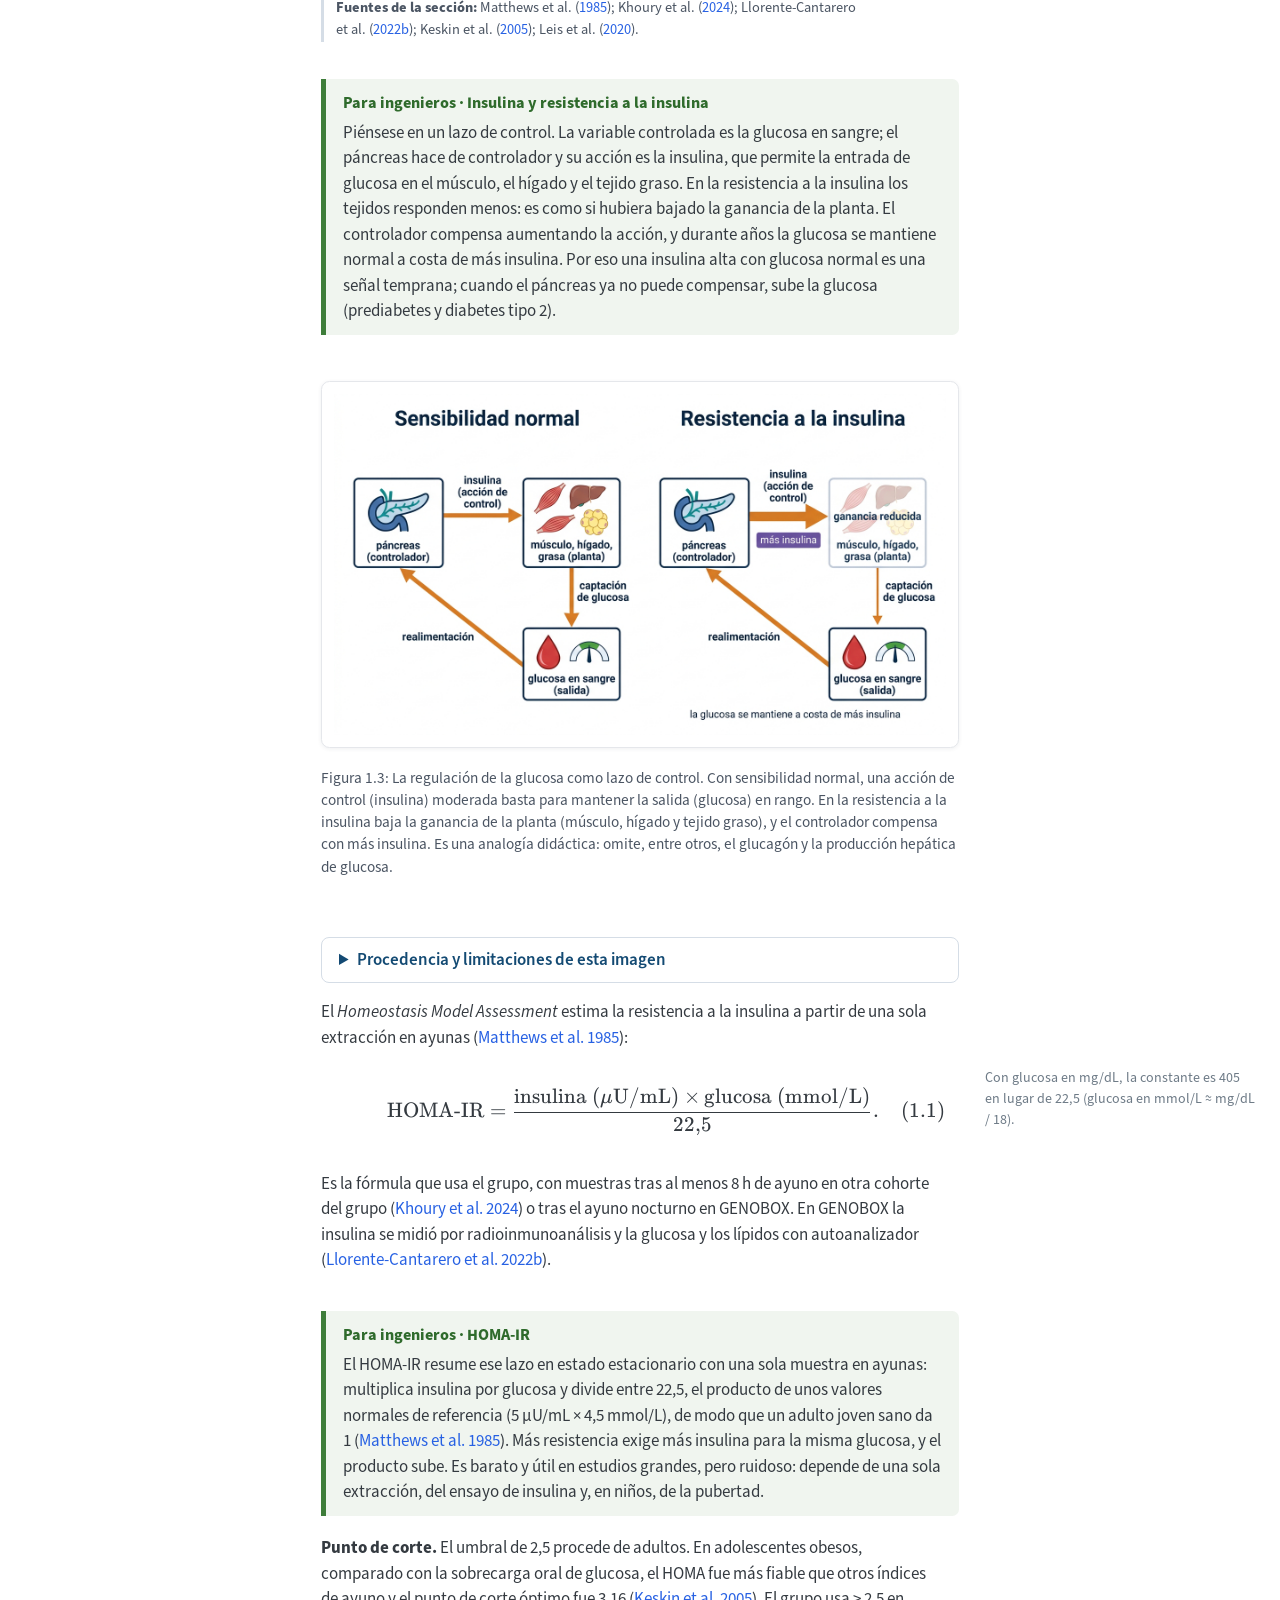
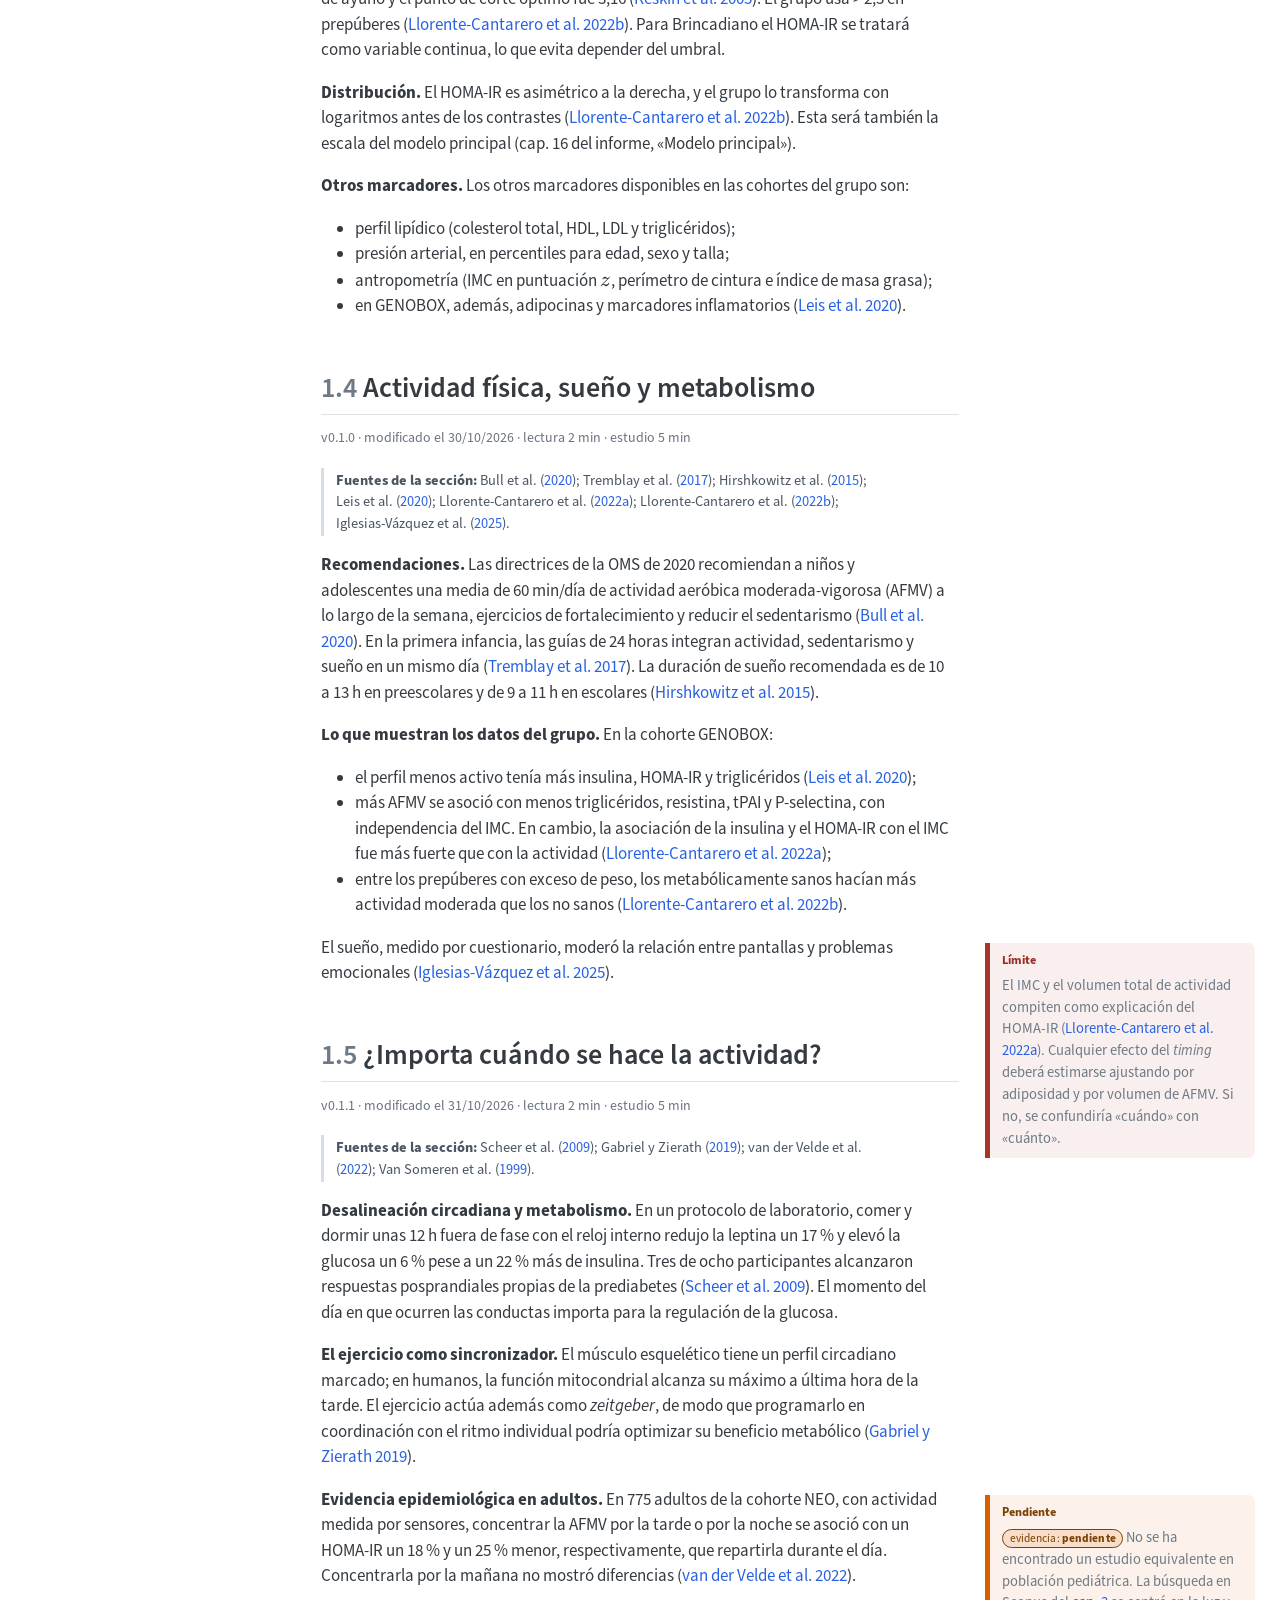
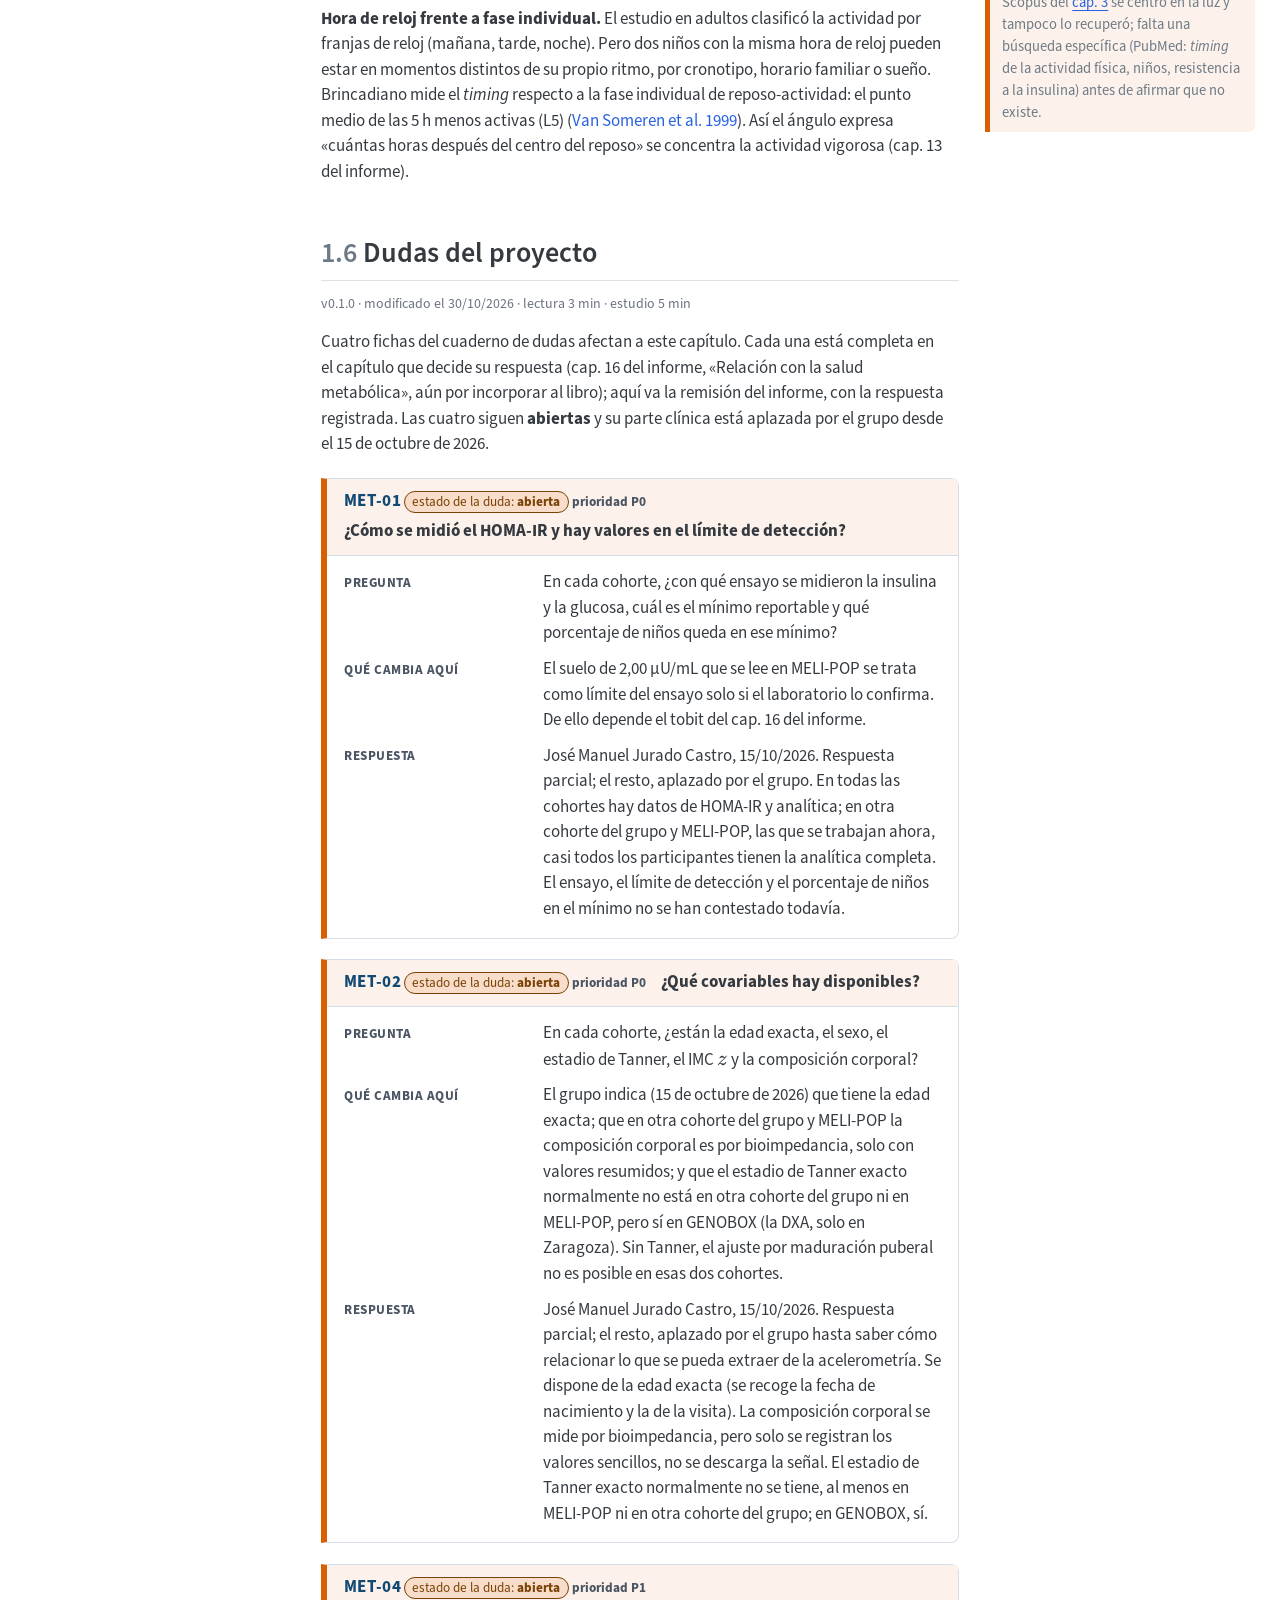
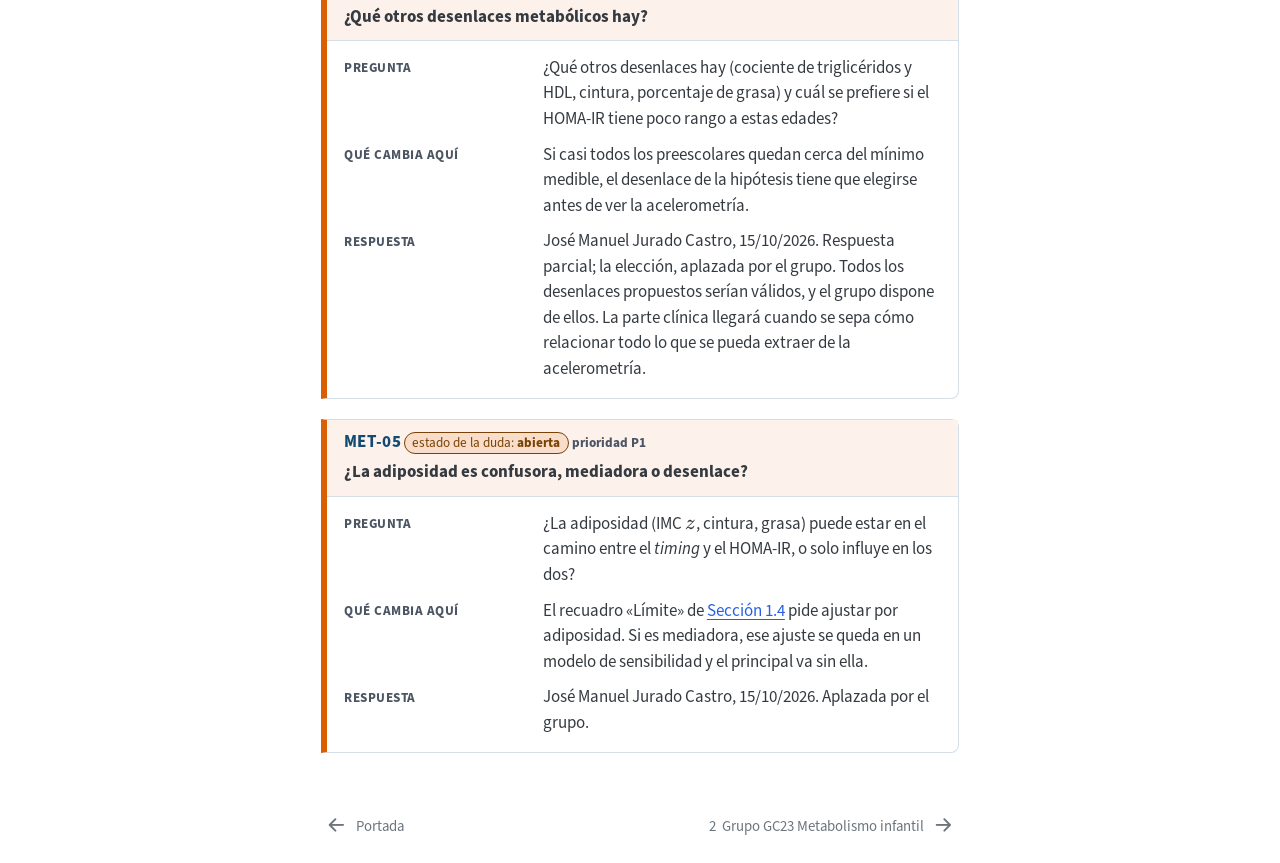
<file: chapters/01-metabolismo-ingenieros.html>
<!DOCTYPE html>
<html xmlns="http://www.w3.org/1999/xhtml" lang="es" xml:lang="es"><head>

<meta charset="utf-8">
<meta name="generator" content="quarto-1.10.19">

<meta name="viewport" content="width=device-width, initial-scale=1.0, user-scalable=yes">


<title>1&nbsp; Metabolismo infantil para ingenieros – Brincadiano</title>
<style>
/* Default styles provided by pandoc.
** See https://pandoc.org/MANUAL.html#variables-for-html for config info.
*/
span.smallcaps{font-variant: small-caps;}
div.columns{display: flex; gap: 1.5em;}
div.column{flex: auto;}
@media screen {
div.columns{gap: min(4vw, 1.5em);}
div.column{overflow-x: auto;}
}
div.hanging-indent{margin-left: 1.5em; text-indent: -1.5em;}
ul.task-list{list-style: none;}
ul.task-list li input[type="checkbox"] {
  width: 0.8em;
  margin: 0 0.8em 0.2em -1em; /* quarto-specific, see https://github.com/quarto-dev/quarto-cli/issues/4556 */ 
  vertical-align: middle;
}
/* CSS for citations */
div.csl-bib-body { }
div.csl-entry {
  clear: both;
}
.hanging-indent div.csl-entry {
  margin-left:2em;
  text-indent:-2em;
}
div.csl-left-margin {
  min-width:2em;
  float:left;
}
div.csl-right-inline {
  margin-left:2em;
  padding-left:1em;
}
div.csl-indent {
  margin-left: 2em;
}</style>


<script src="../site_libs/quarto-nav/quarto-nav.js"></script>
<script src="../site_libs/quarto-nav/headroom.min.js"></script>
<script src="../site_libs/clipboard/clipboard.min.js"></script>
<script src="../site_libs/quarto-search/autocomplete.umd.js"></script>
<script src="../site_libs/quarto-search/fuse.min.js"></script>
<script src="../site_libs/quarto-search/quarto-search.js"></script>
<meta name="quarto:offset" content="../">
<link href="../chapters/02-grupo-gc23.html" rel="next">
<link href="../index.html" rel="prev">
<script src="../site_libs/quarto-html/quarto.js" type="module"></script>
<script src="../site_libs/quarto-html/tabsets/tabsets.js" type="module"></script>
<script src="../site_libs/quarto-html/popper.min.js"></script>
<script src="../site_libs/quarto-html/tippy.umd.min.js"></script>
<script src="../site_libs/quarto-html/anchor.min.js"></script>
<link href="../site_libs/quarto-html/tippy.css" rel="stylesheet">
<link href="../site_libs/quarto-html/quarto-syntax-highlighting-bf27225e3a48a9273f3daa8f8e829971.css" rel="stylesheet" id="quarto-text-highlighting-styles">
<script src="../site_libs/bootstrap/bootstrap.min.js"></script>
<link href="../site_libs/bootstrap/bootstrap-icons.css" rel="stylesheet">
<link href="../site_libs/bootstrap/bootstrap-b12e71101a410aa398c066a74cb85b90.min.css" rel="stylesheet" append-hash="true" id="quarto-bootstrap" data-mode="light">
<script id="quarto-search-options" type="application/json">{
  "location": "sidebar",
  "copy-button": false,
  "collapse-after": 3,
  "panel-placement": "start",
  "type": "textbox",
  "limit": 50,
  "keyboard-shortcut": [
    "f",
    "/",
    "s"
  ],
  "show-item-context": false,
  "language": {
    "search-no-results-text": "No se han encontrado resultados",
    "search-matching-documents-text": "documentos encontrados",
    "search-copy-link-title": "Copiar el enlace en la búsqueda",
    "search-hide-matches-text": "Ocultar resultados adicionales",
    "search-more-match-text": "resultado adicional en este documento",
    "search-more-matches-text": "resultados adicionales en este documento",
    "search-clear-button-title": "Borrar",
    "search-text-placeholder": "",
    "search-detached-cancel-button-title": "Cancelar",
    "search-submit-button-title": "Enviar",
    "search-label": "Buscar"
  }
}</script>

  <script defer="" src="../vendor/katex/katex.min.js"></script>
  <script>document.addEventListener("DOMContentLoaded", function () {
 var mathElements = document.getElementsByClassName("math");
 var macros = [];
 for (var i = 0; i < mathElements.length; i++) {
  var texText = mathElements[i].firstChild;
  if (mathElements[i].tagName == "SPAN") {
   katex.render(texText.data, mathElements[i], {
    displayMode: mathElements[i].classList.contains('display'),
    throwOnError: false,
    macros: macros,
    fleqn: false
   });
}}});
  </script>
  <link rel="stylesheet" href="../vendor/katex/katex.min.css">

<script type="text/javascript">
const typesetMath = (el) => {
  if (window.MathJax) {
    // MathJax Typeset
    window.MathJax.typeset([el]);
  } else if (window.katex) {
    // KaTeX Render
    var mathElements = el.getElementsByClassName("math");
    var macros = [];
    for (var i = 0; i < mathElements.length; i++) {
      var texText = mathElements[i].firstChild;
      if (mathElements[i].tagName == "SPAN" && texText && texText.data) {
        window.katex.render(texText.data, mathElements[i], {
          displayMode: mathElements[i].classList.contains('display'),
          throwOnError: false,
          macros: macros,
          fleqn: false
        });
      }
    }
  }
}
window.Quarto = {
  typesetMath
};
</script>

<link rel="stylesheet" href="../assets/css/styles.css">
</head>

<body class="nav-sidebar floating slimcontent quarto-light">

<div id="quarto-search-results"></div>
  <header id="quarto-header" class="headroom fixed-top">
  <nav class="quarto-secondary-nav">
    <div class="container-fluid d-flex">
      <button type="button" class="quarto-btn-toggle btn" data-bs-toggle="collapse" role="button" data-bs-target=".quarto-sidebar-collapse-item" aria-controls="quarto-sidebar" aria-expanded="false" aria-label="Alternar barra lateral" onclick="if (window.quartoToggleHeadroom) { window.quartoToggleHeadroom(); }">
        <i class="bi bi-layout-text-sidebar-reverse"></i>
      </button>
        <nav class="quarto-page-breadcrumbs" aria-label="breadcrumb"><ol class="breadcrumb"><li class="breadcrumb-item"><a href="../chapters/01-metabolismo-ingenieros.html"><span class="chapter-number">1</span>&nbsp; <span class="chapter-title">Metabolismo infantil para ingenieros</span></a></li></ol></nav>
        <a class="flex-grow-1" role="navigation" data-bs-toggle="collapse" data-bs-target=".quarto-sidebar-collapse-item" aria-controls="quarto-sidebar" aria-expanded="false" aria-label="Alternar barra lateral" onclick="if (window.quartoToggleHeadroom) { window.quartoToggleHeadroom(); }">      
        </a>
      <button type="button" class="btn quarto-search-button" aria-label="Buscar" onclick="window.quartoOpenSearch();">
        <i class="bi bi-search"></i>
      </button>
    </div>
  </nav>
</header>
<!-- content -->
<div id="quarto-content" class="quarto-container page-columns page-rows-contents page-layout-article">
<!-- sidebar -->
  <nav id="quarto-sidebar" class="sidebar collapse collapse-horizontal quarto-sidebar-collapse-item sidebar-navigation floating overflow-auto">
    <div class="pt-lg-2 mt-2 text-left sidebar-header">
    <div class="sidebar-title mb-0 py-0">
      <a href="../">Brincadiano</a> 
    </div>
      </div>
        <div class="mt-2 flex-shrink-0 align-items-center">
        <div class="sidebar-search">
        <div id="quarto-search" class="" title="Buscar"></div>
        </div>
        </div>
    <div class="sidebar-menu-container"> 
    <ul class="list-unstyled mt-1">
        <li class="sidebar-item">
  <div class="sidebar-item-container"> 
  <a href="../index.html" class="sidebar-item-text sidebar-link">
 <span class="menu-text">Portada</span></a>
  </div>
</li>
        <li class="sidebar-item">
  <div class="sidebar-item-container"> 
  <a href="../chapters/01-metabolismo-ingenieros.html" class="sidebar-item-text sidebar-link active">
 <span class="menu-text"><span class="chapter-number">1</span>&nbsp; <span class="chapter-title">Metabolismo infantil para ingenieros</span></span></a>
  </div>
</li>
        <li class="sidebar-item">
  <div class="sidebar-item-container"> 
  <a href="../chapters/02-grupo-gc23.html" class="sidebar-item-text sidebar-link">
 <span class="menu-text"><span class="chapter-number">2</span>&nbsp; <span class="chapter-title">Grupo GC23 Metabolismo infantil</span></span></a>
  </div>
</li>
        <li class="sidebar-item">
  <div class="sidebar-item-container"> 
  <a href="../chapters/03-estado-hipotesis.html" class="sidebar-item-text sidebar-link">
 <span class="menu-text"><span class="chapter-number">3</span>&nbsp; <span class="chapter-title">Estado del arte, hipótesis y objetivos</span></span></a>
  </div>
</li>
        <li class="sidebar-item">
  <div class="sidebar-item-container"> 
  <a href="../chapters/04-acelerometria.html" class="sidebar-item-text sidebar-link">
 <span class="menu-text"><span class="chapter-number">4</span>&nbsp; <span class="chapter-title">Fundamentos de acelerometría</span></span></a>
  </div>
</li>
        <li class="sidebar-item">
  <div class="sidebar-item-container"> 
  <a href="../chapters/99-referencias.html" class="sidebar-item-text sidebar-link">
 <span class="menu-text">Referencias</span></a>
  </div>
</li>
    </ul>
    </div>
</nav>
<div id="quarto-sidebar-glass" class="quarto-sidebar-collapse-item" data-bs-toggle="collapse" data-bs-target=".quarto-sidebar-collapse-item"></div>
<!-- margin-sidebar -->
    <div id="quarto-margin-sidebar" class="sidebar margin-sidebar">
        <nav id="TOC" role="doc-toc" class="toc-active">
    <h2 id="toc-title">En esta página</h2>
   
  <ul>
  <li><a href="#objetivos-de-aprendizaje" id="toc-objetivos-de-aprendizaje" class="nav-link active" data-scroll-target="#objetivos-de-aprendizaje">Objetivos de aprendizaje</a></li>
  <li><a href="#lecturas-esenciales" id="toc-lecturas-esenciales" class="nav-link" data-scroll-target="#lecturas-esenciales">Lecturas esenciales</a></li>
  <li><a href="#sec-metab-arquitectura" id="toc-sec-metab-arquitectura" class="nav-link" data-scroll-target="#sec-metab-arquitectura"><span class="header-section-number">1.1</span> Arquitectura del estudio</a></li>
  <li><a href="#sec-metab-obesidad" id="toc-sec-metab-obesidad" class="nav-link" data-scroll-target="#sec-metab-obesidad"><span class="header-section-number">1.2</span> Obesidad y resistencia a la insulina en la infancia</a></li>
  <li><a href="#sec-metab-homa" id="toc-sec-metab-homa" class="nav-link" data-scroll-target="#sec-metab-homa"><span class="header-section-number">1.3</span> HOMA-IR y otros marcadores metabólicos</a></li>
  <li><a href="#sec-metab-af-sueno" id="toc-sec-metab-af-sueno" class="nav-link" data-scroll-target="#sec-metab-af-sueno"><span class="header-section-number">1.4</span> Actividad física, sueño y metabolismo</a></li>
  <li><a href="#sec-metab-timing" id="toc-sec-metab-timing" class="nav-link" data-scroll-target="#sec-metab-timing"><span class="header-section-number">1.5</span> ¿Importa cuándo se hace la actividad?</a></li>
  <li><a href="#sec-metab-dudas" id="toc-sec-metab-dudas" class="nav-link" data-scroll-target="#sec-metab-dudas"><span class="header-section-number">1.6</span> Dudas del proyecto</a></li>
  <li><a href="#bibliography" id="toc-bibliography" class="nav-link" data-scroll-target="#bibliography">Referencias</a></li>
  </ul>
</nav>
    </div>
<!-- main -->
<main class="content page-columns page-full" id="quarto-document-content">

<header id="title-block-header" class="quarto-title-block default">
<div class="quarto-title">
<h1 class="title"><span id="sec-metab" class="quarto-section-identifier"><span class="chapter-number">1</span>&nbsp; <span class="chapter-title">Metabolismo infantil para ingenieros</span></span></h1>
</div>



<div class="quarto-title-meta">

    
  
    
  </div>
  


</header>


<div class="nm-meta nm-meta-capitulo" role="note">
<p>v0.1.2 · modificado el 31/10/2026 · lectura 16 min · estudio 20 min</p>
</div>
<div class="nm-nav">
<table><caption>Secciones de este capítulo. <strong>Lectura</strong>: tiempo de leer el texto (200 palabras/min). <strong>Estudio</strong>: lectura más ecuaciones, preguntas y simulaciones (criterios en <code>metadata/criterios-tiempos.yml</code>).</caption>
<thead><tr><th>Sección</th><th>Lectura</th><th>Estudio</th></tr></thead><tbody>
<tr><td><a href="#sec-metab-arquitectura">Arquitectura del estudio</a></td><td>2 min</td><td>5 min</td></tr>
<tr><td><a href="#sec-metab-obesidad">Obesidad y resistencia a la insulina en la infancia</a></td><td>4 min</td><td>5 min</td></tr>
<tr><td><a href="#sec-metab-homa">HOMA-IR y otros marcadores metabólicos</a></td><td>3 min</td><td>10 min</td></tr>
<tr><td><a href="#sec-metab-af-sueno">Actividad física, sueño y metabolismo</a></td><td>2 min</td><td>5 min</td></tr>
<tr><td><a href="#sec-metab-timing">¿Importa cuándo se hace la actividad?</a></td><td>2 min</td><td>5 min</td></tr>
<tr><td><a href="#sec-metab-dudas">Dudas del proyecto</a></td><td>3 min</td><td>5 min</td></tr>
</tbody><tfoot><tr><th>Capítulo completo</th><th>16 min</th><th>20 min</th></tr></tfoot></table></div>
<!-- Fuente: report/chapters/01a_metabolismo_ingenieros.tex (commit cab287d) y su frase de cabecera en
     report/chapters/00_objetivos.tex. Cambios editoriales y bloques añadidos: quarto/docs/auditoria.md. -->
<p><strong>Idea del capítulo.</strong> La obesidad infantil se acompaña de resistencia a la insulina, que se resume con el HOMA-IR, y cabe preguntarse si importa <em>cuándo</em> se mueve un niño, no solo <em>cuánto</em>. <span class="nm-ruta r-fundamentos">fundamentos</span></p>
<section id="objetivos-de-aprendizaje" class="level2 unnumbered" data-origen="ampliacion">
<h2 class="unnumbered anchored" data-anchor-id="objetivos-de-aprendizaje">Objetivos de aprendizaje</h2>
<p><strong>Al terminar este capítulo deberías ser capaz de:</strong></p>
<ol type="1">
<li>explicar por qué el IMC de un niño se compara con una referencia por edad y sexo (puntuación <span class="math inline">z</span> o cortes IOTF) y por qué no basta para medir la grasa;</li>
<li>calcular el HOMA-IR con la glucosa en mmol/L o en mg/dL y decir de qué depende su ruido;</li>
<li>justificar por qué el estadio de Tanner (o, en su defecto, la edad y el sexo) entra en cualquier modelo de HOMA-IR;</li>
<li>resumir qué se sabe en las cohortes del grupo sobre actividad moderada-vigorosa, sueño y marcadores metabólicos;</li>
<li>distinguir el <em>timing</em> por hora de reloj del <em>timing</em> respecto a la fase individual de reposo-actividad (L5).</li>
</ol>
<p><strong>Conocimientos previos.</strong> Ninguno de medicina. Ayuda tener presente la idea de un lazo de control realimentado, que se usa como analogía. Los trabajos del grupo están en el <a href="../chapters/02-grupo-gc23.html">cap. 2</a>; el estado del arte y las hipótesis, en el <a href="../chapters/03-estado-hipotesis.html">cap. 3</a>.</p>
</section>
<section id="lecturas-esenciales" class="level2 unnumbered page-columns page-full">
<h2 class="unnumbered anchored" data-anchor-id="lecturas-esenciales">Lecturas esenciales</h2>
<p>Tres lecturas, de mayor a menor prioridad. Los tiempos y la dificultad para ingeniería (1 = baja, 3 = alta) son los del informe y son orientativos.</p>

<div class="no-row-height column-margin column-container"><div class="">
<p>Pasa el cursor (o toca) sobre la cita para ver la referencia completa. Los niveles son los del informe: <strong>imprescindible</strong>, <strong>para profundizar</strong> y <strong>consulta</strong>.</p>
</div></div><div class="nm-lecturas">
<div class="nm-lectura">
<div class="nm-lec-nivel">
<p><span class="nm-prio nm-prio-1">Imprescindible</span></p>
</div>
<div class="nm-lec-cuerpo">
<p><strong><span class="citation" data-cites="Matthews1985">Matthews et&nbsp;al. (<a href="99-referencias.html#ref-Matthews1985" role="doc-biblioref">1985</a>)</span></strong> · «Homeostasis model assessment: insulin resistance and β-cell function from fasting plasma glucose and insulin concentrations in man» (artículo, <em>Diabetologia</em>).</p>
<p>Origen del índice HOMA-IR: qué mide y bajo qué supuestos se deriva de glucosa e insulina en ayunas.</p>
</div>
<ul>
<li><strong>Tiempo</strong> ≈ 1 h</li>
<li><strong>Dificultad</strong> 2/3</li>
<li><strong>Sección</strong> <a href="#sec-metab-homa" class="quarto-xref"><span>Sección 1.3</span></a></li>
<li><strong>DOI</strong> <a href="https://doi.org/10.1007/BF00280883">10.1007/BF00280883</a></li>
</ul>
</div>
<div class="nm-lectura">
<div class="nm-lec-nivel">
<p><span class="nm-prio nm-prio-1">Imprescindible</span></p>
</div>
<div class="nm-lec-cuerpo">
<p><strong><span class="citation" data-cites="Moran1999">Moran et&nbsp;al. (<a href="99-referencias.html#ref-Moran1999" role="doc-biblioref">1999</a>)</span></strong> · «Insulin resistance during puberty: results from clamp studies in 357 children» (artículo, <em>Diabetes</em>).</p>
<p>La resistencia a la insulina sube en la pubertad, con un máximo en el estadio III de Tanner, con independencia del peso.</p>
</div>
<ul>
<li><strong>Tiempo</strong> ≈ 1 h</li>
<li><strong>Dificultad</strong> 2/3</li>
<li><strong>Sección</strong> <a href="#sec-metab-obesidad" class="quarto-xref"><span>Sección 1.2</span></a></li>
<li><strong>DOI</strong> <a href="https://doi.org/10.2337/diabetes.48.10.2039">10.2337/diabetes.48.10.2039</a></li>
</ul>
</div>
<div class="nm-lectura">
<div class="nm-lec-nivel">
<p><span class="nm-prio nm-prio-2">Para profundizar</span></p>
</div>
<div class="nm-lec-cuerpo">
<p><strong><span class="citation" data-cites="vanderVelde2023">van der Velde et&nbsp;al. (<a href="99-referencias.html#ref-vanderVelde2023" role="doc-biblioref">2022</a>)</span></strong> · «Timing of physical activity in relation to liver fat content and insulin resistance» (artículo, <em>Diabetologia</em>).</p>
<p>En adultos, concentrar la actividad moderada-vigorosa por la tarde o la noche se asocia con un HOMA-IR menor.</p>
</div>
<ul>
<li><strong>Tiempo</strong> ≈ 1 h</li>
<li><strong>Dificultad</strong> 1/3</li>
<li><strong>Sección</strong> <a href="#sec-metab-timing" class="quarto-xref"><span>Sección 1.5</span></a></li>
<li><strong>DOI</strong> <a href="https://doi.org/10.1007/s00125-022-05813-3">10.1007/s00125-022-05813-3</a></li>
</ul>
</div>
</div>
<p><strong>Genealogía de la idea.</strong></p>
<div class="nm-linea">
<ul>
<li><strong>1985 · el índice HOMA-IR.</strong> Una sola extracción en ayunas basta para estimar la resistencia a la insulina <span class="citation" data-cites="Matthews1985">(<a href="99-referencias.html#ref-Matthews1985" role="doc-biblioref">Matthews et&nbsp;al. 1985</a>)</span>.</li>
<li><strong>1999 · pubertad y resistencia.</strong> La resistencia sube de forma transitoria en la pubertad <span class="citation" data-cites="Moran1999">(<a href="99-referencias.html#ref-Moran1999" role="doc-biblioref">Moran et&nbsp;al. 1999</a>)</span>.</li>
<li><strong>2009 · desalineación y glucosa.</strong> Vivir fuera de fase con el reloj interno empeora la regulación de la glucosa <span class="citation" data-cites="Scheer2009">(<a href="99-referencias.html#ref-Scheer2009" role="doc-biblioref">Scheer et&nbsp;al. 2009</a>)</span>.</li>
<li><strong>2023 · <em>timing</em> y HOMA-IR.</strong> En adultos, el momento del día de la actividad se asocia con el HOMA-IR <span class="citation" data-cites="vanderVelde2023">(<a href="99-referencias.html#ref-vanderVelde2023" role="doc-biblioref">van der Velde et&nbsp;al. 2022</a>)</span>.</li>
</ul>
</div>
<div id="fig-resumen-grafico" class="quarto-float quarto-figure quarto-figure-center anchored" alt="Ilustración en cuatro pasos unidos por flechas, bajo el título «Brincadiano: timing circadiano de la actividad vigorosa y salud metabólica infantil». 1, Registro: silueta de un niño con el acelerómetro en la cintura y un calendario de 7 días; debajo, «aceleración triaxial 30 Hz» y «luz (lux)». 2, Señal RAW: tres trazas x, y, z y una curva de luz, con una franja gris central rotulada «idle sleep (huecos marcados)». 3, Ritmo y timing: una esfera de reloj con un arco L5 arriba, la fase marcada en el centro y un vector morado con su ángulo θ y su longitud R, rodeada de puntos naranjas de distinto tamaño. 4, Salud metabólica: una gota, una molécula rotulada HOMA-IR y un diagrama de dispersión con el rótulo «R·cos θ, R·sin θ → HOMA-IR».">
<figure class="quarto-float quarto-float-fig figure">
<div aria-describedby="fig-resumen-grafico-caption-0ceaefa1-69ba-4598-a22c-09a6ac19f8ca">
<img src="../assets/figures/cap01/resumen-grafico.png" class="img-fluid figure-img" style="width:100.0%" alt="Ilustración en cuatro pasos unidos por flechas, bajo el título «Brincadiano: timing circadiano de la actividad vigorosa y salud metabólica infantil». 1, Registro: silueta de un niño con el acelerómetro en la cintura y un calendario de 7 días; debajo, «aceleración triaxial 30 Hz» y «luz (lux)». 2, Señal RAW: tres trazas x, y, z y una curva de luz, con una franja gris central rotulada «idle sleep (huecos marcados)». 3, Ritmo y timing: una esfera de reloj con un arco L5 arriba, la fase marcada en el centro y un vector morado con su ángulo θ y su longitud R, rodeada de puntos naranjas de distinto tamaño. 4, Salud metabólica: una gota, una molécula rotulada HOMA-IR y un diagrama de dispersión con el rótulo «R·cos θ, R·sin θ → HOMA-IR».">
</div>
<figcaption class="quarto-float-caption-bottom quarto-float-caption quarto-float-fig" id="fig-resumen-grafico-caption-0ceaefa1-69ba-4598-a22c-09a6ac19f8ca">
Figura&nbsp;1.1: Resumen gráfico de Brincadiano: registro de aceleración y luz durante una semana, señal RAW con huecos de <em>idle sleep</em> marcados, <em>timing</em> circular de la actividad vigorosa respecto a la fase de reposo-actividad y su relación con el HOMA-IR. Ilustración conceptual, sin datos del estudio.
</figcaption>
</figure>
</div>
<details class="nm-detalle">
<summary>
Procedencia y limitaciones de esta imagen
</summary>
<p><strong>Procedencia.</strong> Ilustración conceptual generada con FigureLabs (IA) a partir de una descripción sin datos del estudio y revisada a mano, como en el informe. Se usó la versión 2 con una corrección local de píxeles en el panel «Señal RAW»; la revisión del 2 de octubre de 2026 da los textos por correctos. El <em>prompt</em> y la revisión están en <code>report/assets/01_contexto_clinico/report/figures/resumen-grafico.prompt.txt</code>.</p>
<p><strong>Limitaciones.</strong> Es un esquema: las trazas, los puntos y la dispersión son dibujos, no registros ni resultados.</p>
</details>
<p>Este capítulo está escrito para quien llega desde la ingeniería. Explica qué es la obesidad infantil, cómo se mide la resistencia a la insulina con el HOMA-IR, qué relación tienen con la actividad física y el sueño, y por qué tiene sentido preguntarse no solo <em>cuánta</em> actividad hace un niño, sino <em>cuándo</em> la hace respecto a su propio ritmo. Los trabajos del grupo están en el <a href="../chapters/02-grupo-gc23.html">cap. 2</a>; el estado del arte y las hipótesis, en el <a href="../chapters/03-estado-hipotesis.html">cap. 3</a>.</p>
</section>
<section id="sec-metab-arquitectura" class="level2" data-number="1.1">
<h2 data-number="1.1" class="anchored" data-anchor-id="sec-metab-arquitectura"><span class="header-section-number">1.1</span> Arquitectura del estudio</h2>
<div class="nm-meta" role="note">
<p>v0.1.1 · modificado el 31/10/2026 · lectura 2 min · estudio 5 min</p>
</div>
<p>La <a href="#fig-arquitectura" class="quarto-xref">figura&nbsp;<span>1.2</span></a> resume Brincadiano en una página. El estudio sube por cinco niveles: de las <strong>señales</strong> que registra el dispositivo (aceleración, contacto y luz) a los <strong>estados</strong> del niño en cada momento (uso o no uso, sueño o vigilia, actividad física); de ahí, a los <strong>fenotipos</strong> que resumen una semana en unos pocos números (volumen, <em>timing</em>, regularidad y exposición a la luz); después, a los marcadores de <strong>salud</strong> (HOMA-IR, adiposidad, lípidos, inflamación), y por último a las <strong>preguntas</strong> científicas: una asociación confirmatoria y dos líneas exploratorias.</p>
<p>Cada elemento lleva su estado (definiciones en la referencia rápida del informe). Los tres primeros niveles están construidos y contrastados con herramientas externas (cap. 15 del informe). Los dos últimos (salud y preguntas clínicas) quedan en espera: el 15 de octubre de 2026 el grupo clínico los dejó para después del artículo técnico, porque, una vez conocido el potencial de datos que puede extraerse de la acelerometría, plantearán nuevas preguntas clínicas (declarado por el grupo).</p>
<p>Dos señales del primer nivel tienen potencial propio, aún sin comprobar frente a la literatura <span class="estado e-pendiente">pendiente</span>: la luz y el contacto, <em>combinados con la aceleración</em> del mismo dispositivo (<a href="../chapters/03-estado-hipotesis.html">cap. 3</a>). Si el sensor de luz ve también la luz de una habitación o de una pantalla es una pregunta abierta: la única validación disponible indica que detecta desde unos 50 lux (cap. 14 del informe, «Sensor de luz del wGT3X-BT»), por lo que esa luz podría quedar por debajo <span class="estado e-pendiente">pendiente</span> (registro controlado, <code>LUZ-02</code> y <code>LUZ-05</code>). El actograma del cap. 17 del informe muestra el mismo recorrido sobre un registro real.</p>
<div id="fig-arquitectura" class="nm-figura-svg nm-fig-ancha quarto-float quarto-figure quarto-figure-center anchored" alt="Diagrama en cinco filas. Nivel 1, Señales, ¿qué registra el dispositivo?: aceleración RAW triaxial a 30 Hz, idéntica a ActiLife, confirmado; contacto (CAPSENSE), un valor por minuto que no basta por sí solo para el no uso, provisional; luz, valores brutos cuya conversión a lux no está resuelta, provisional. Nivel 2, Estados, ¿qué está haciendo el niño en cada momento?: uso o no uso, ventanas de 15/60 min como GGIR con acuerdo del 98,8–99,3 %, confirmado; sueño o vigilia, reposo nocturno en cadera exploratorio, provisional; actividad física, umbrales de Hildebrand con validez en preescolares por confirmar, provisional. Nivel 3, Fenotipos, ¿cómo es el patrón de actividad de cada niño?: volumen (ENMO, AFMV), confirmado; timing (θ y R tras L5), confirmado; regularidad (IS, IV, SRI), confirmado; exposición lumínica, luz intensa provisional y antes de dormir no válido. Nivel 4, Salud, ¿cómo está su metabolismo?, con borde discontinuo: HOMA-IR, adiposidad, lípidos e inflamación, todos pendientes. Nivel 5, Preguntas, ¿qué queremos saber?: asociación confirmatoria (F de 2 g.l. sobre R cos θ y R sin θ frente al HOMA-IR), predicción exploratoria y fenotipos multimodales, todos pendientes. Una barra vertical morada rotulada «Validación externa · cap. 15» acompaña los tres primeros niveles; a la derecha, los capítulos y módulos de cada nivel, y en los dos últimos, «en espera del grupo clínico».">
<figure class="quarto-float quarto-float-fig figure">
<div aria-describedby="fig-arquitectura-caption-0ceaefa1-69ba-4598-a22c-09a6ac19f8ca">
<img src="../assets/figures/cap01/arquitectura.svg" class="nm-figura-svg nm-fig-ancha img-fluid figure-img" style="width:100.0%" alt="Diagrama en cinco filas. Nivel 1, Señales, ¿qué registra el dispositivo?: aceleración RAW triaxial a 30 Hz, idéntica a ActiLife, confirmado; contacto (CAPSENSE), un valor por minuto que no basta por sí solo para el no uso, provisional; luz, valores brutos cuya conversión a lux no está resuelta, provisional. Nivel 2, Estados, ¿qué está haciendo el niño en cada momento?: uso o no uso, ventanas de 15/60 min como GGIR con acuerdo del 98,8–99,3 %, confirmado; sueño o vigilia, reposo nocturno en cadera exploratorio, provisional; actividad física, umbrales de Hildebrand con validez en preescolares por confirmar, provisional. Nivel 3, Fenotipos, ¿cómo es el patrón de actividad de cada niño?: volumen (ENMO, AFMV), confirmado; timing (θ y R tras L5), confirmado; regularidad (IS, IV, SRI), confirmado; exposición lumínica, luz intensa provisional y antes de dormir no válido. Nivel 4, Salud, ¿cómo está su metabolismo?, con borde discontinuo: HOMA-IR, adiposidad, lípidos e inflamación, todos pendientes. Nivel 5, Preguntas, ¿qué queremos saber?: asociación confirmatoria (F de 2 g.l. sobre R cos θ y R sin θ frente al HOMA-IR), predicción exploratoria y fenotipos multimodales, todos pendientes. Una barra vertical morada rotulada «Validación externa · cap. 15» acompaña los tres primeros niveles; a la derecha, los capítulos y módulos de cada nivel, y en los dos últimos, «en espera del grupo clínico».">
</div>
<figcaption class="quarto-float-caption-bottom quarto-float-caption quarto-float-fig" id="fig-arquitectura-caption-0ceaefa1-69ba-4598-a22c-09a6ac19f8ca">
Figura&nbsp;1.2: Arquitectura conceptual de Brincadiano en cinco niveles, de las señales del dispositivo a las preguntas científicas. Cada tarjeta lleva su estado; a la derecha, los capítulos y los módulos de Julia que los desarrollan. La barra morada marca los niveles que se contrastan con herramientas de referencia. El borde discontinuo señala lo que el grupo clínico dejó en espera el 15 de octubre de 2026: el nivel de salud y las preguntas de asociación y predicción. Elaboración propia (TikZ), sin datos; los estados resumen lo que documentan los caps. 6 y 8–16 del informe y se revisan con cada versión.
</figcaption>
</figure>
</div>
</section>
<section id="sec-metab-obesidad" class="level2 page-columns page-full" data-number="1.2">
<h2 data-number="1.2" class="anchored" data-anchor-id="sec-metab-obesidad"><span class="header-section-number">1.2</span> Obesidad y resistencia a la insulina en la infancia</h2>
<div class="nm-meta" role="note">
<p>v0.1.1 · modificado el 31/10/2026 · lectura 4 min · estudio 5 min</p>
</div>
<div class="nm-fuentes">
<p><strong>Fuentes de la sección:</strong> <span class="citation" data-cites="ALADINO2019">Agencia Española de Seguridad Alimentaria y Nutrición (<a href="99-referencias.html#ref-ALADINO2019" role="doc-biblioref">2020</a>)</span>; <span class="citation" data-cites="DeMiguelEtayo2025MELIPOP">De Miguel-Etayo et&nbsp;al. (<a href="99-referencias.html#ref-DeMiguelEtayo2025MELIPOP" role="doc-biblioref">2025</a>)</span>; <span class="citation" data-cites="Magge2017">Magge et&nbsp;al. (<a href="99-referencias.html#ref-Magge2017" role="doc-biblioref">2017</a>)</span>; <span class="citation" data-cites="Damanhoury2018">Damanhoury et&nbsp;al. (<a href="99-referencias.html#ref-Damanhoury2018" role="doc-biblioref">2018</a>)</span>; <span class="citation" data-cites="Ruperez2018">Rupérez et&nbsp;al. (<a href="99-referencias.html#ref-Ruperez2018" role="doc-biblioref">2018</a>)</span>; <span class="citation" data-cites="LlorenteCantarero2022MHO">Llorente-Cantarero et&nbsp;al. (<a href="99-referencias.html#ref-LlorenteCantarero2022MHO" role="doc-biblioref">2022b</a>)</span>; <span class="citation" data-cites="Moran1999">Moran et&nbsp;al. (<a href="99-referencias.html#ref-Moran1999" role="doc-biblioref">1999</a>)</span>.</p>
</div>
<p><strong>Magnitud del problema.</strong> España está entre los países europeos con mayor prevalencia de exceso de peso infantil; los países mediterráneos encabezan las cifras de la iniciativa COSI de la OMS en niños de 6 a 9 años <span class="citation" data-cites="DeMiguelEtayo2025MELIPOP">(<a href="99-referencias.html#ref-DeMiguelEtayo2025MELIPOP" role="doc-biblioref">De Miguel-Etayo et&nbsp;al. 2025</a>)</span>. Según el estudio ALADINO 2019, en España el 23,3 % de los niños de 6 a 9 años tiene sobrepeso y el 17,3 % obesidad <span class="citation" data-cites="ALADINO2019">(<a href="99-referencias.html#ref-ALADINO2019" role="doc-biblioref">Agencia Española de Seguridad Alimentaria y Nutrición 2020</a>)</span>.</p>
<div class="nm-box nm-ingenieros" data-rotulo="Para ingenieros · Obesidad">
<p>La obesidad es un exceso de grasa corporal que perjudica la salud. Como la grasa no se mide con facilidad, en la práctica se usa el índice de masa corporal, IMC = peso/talla² (kg/m²). En adultos los umbrales son fijos (25 sobrepeso, 30 obesidad), pero un niño cambia de tamaño y de composición al crecer: el mismo IMC significa cosas distintas a los 4 y a los 12 años. Por eso se compara con una referencia por edad y sexo, mediante la puntuación <span class="math inline">z</span> del IMC (cuántas desviaciones típicas se aleja de la media de su edad) o mediante los puntos de corte IOTF, que prolongan hacia la infancia los umbrales 25 y 30 del adulto. Es la misma idea que normalizar una señal respecto a su línea base.</p>
</div>
<div class="nm-box nm-ingenieros" data-rotulo="Para ingenieros · Adiposidad: cómo se mide la grasa">
<p>El IMC no distingue la grasa del músculo. Para medir la grasa hay dos técnicas habituales: la DXA (absorciometría de rayos X de doble energía), que separa grasa, masa magra y hueso con una dosis de radiación muy baja, y la bioimpedancia, que estima el agua corporal a partir de la resistencia del cuerpo a una corriente alterna débil y deduce de ahí la masa libre de grasa. El índice de masa grasa (masa grasa/talla²) es al IMC lo que la grasa al peso. En las cohortes del grupo, GENOBOX tiene DXA solo en Zaragoza, y otra cohorte del grupo y MELI-POP usan bioimpedancia (<a href="../chapters/02-grupo-gc23.html">cap. 2</a>, <a href="02-grupo-gc23.html#tbl-cohortes-sintesis" class="quarto-xref">tabla&nbsp;<span>2.3</span></a>).</p>
</div>
<p><strong>Del «síndrome metabólico» al riesgo agrupado.</strong> El síndrome metabólico se definió en adultos como la presencia de al menos tres de cinco factores (hiperglucemia, adiposidad central, triglicéridos altos, HDL bajo y presión arterial elevada). En la infancia la Academia Americana de Pediatría desaconseja forzar esa etiqueta y propone vigilar cada factor y su agrupamiento <span class="citation" data-cites="Magge2017">(<a href="99-referencias.html#ref-Magge2017" role="doc-biblioref">Magge et&nbsp;al. 2017</a>)</span>. En la misma línea, la literatura distingue entre obesidad <em>metabólicamente sana</em> (MHO) y <em>no sana</em> (MU). Una revisión de alcance encontró definiciones tan heterogéneas que la prevalencia de MHO variaba entre el 3 y el 80 %, y propuso un consenso basado en HDL, triglicéridos, presión arterial y una medida de glucemia <span class="citation" data-cites="Damanhoury2018">(<a href="99-referencias.html#ref-Damanhoury2018" role="doc-biblioref">Damanhoury et&nbsp;al. 2018</a>)</span>.</p>
<p>El grupo comparó ocho definiciones de estado MU en 930 niños prepúberes. La prevalencia de MU entre los niños con sobrepeso u obesidad osciló entre el 30 y el 60 % según la definición. Las definiciones con puntos de corte por edad y sexo y que incluyen la resistencia a la insulina fueron las más asociadas con biomarcadores de riesgo cardiovascular <span class="citation" data-cites="Ruperez2018">(<a href="99-referencias.html#ref-Ruperez2018" role="doc-biblioref">Rupérez et&nbsp;al. 2018</a>)</span>. La definición que usa el grupo en prepúberes considera MU al niño que cumple al menos un criterio <span class="citation" data-cites="LlorenteCantarero2022MHO">(<a href="99-referencias.html#ref-LlorenteCantarero2022MHO" role="doc-biblioref">Llorente-Cantarero et&nbsp;al. 2022b</a>)</span>:</p>
<ul>
<li>presión arterial sistólica o diastólica ≥ percentil 90 para edad, sexo y talla;</li>
<li>triglicéridos &gt; percentil 90;</li>
<li>HDL &lt; percentil 10;</li>
<li>glucosa ≥ 100 mg/dL;</li>
<li>HOMA-IR &gt; 2,5.</li>
</ul>
<p><strong>La pubertad como factor de confusión.</strong> La resistencia a la insulina aumenta de forma transitoria en la pubertad. En estudios de <em>clamp</em> euglucémico en 357 niños de 10 a 14 años, aumentó al inicio de la pubertad (Tanner 2), alcanzó su máximo en Tanner 3 y volvió a valores casi prepuberales en Tanner 5. Las niñas fueron más resistentes que los niños en todos los estadios, y la relación con el IMC fue independiente del estadio <span class="citation" data-cites="Moran1999">(<a href="99-referencias.html#ref-Moran1999" role="doc-biblioref">Moran et&nbsp;al. 1999</a>)</span>.</p>

<div class="no-row-height column-margin column-container"><div class="">
<div class="nm-box nm-decision" data-rotulo="Decisión metodológica">
<p>El estadio de Tanner (o, en su defecto, la edad y el sexo) entra como covariable obligada en cualquier modelo de HOMA-IR (cap. 16 del informe). Restringir el análisis a prepúberes, como hace a menudo el grupo, es una alternativa que reduce esta fuente de variación.</p>
</div>
</div></div><div class="nm-box nm-ingenieros" data-rotulo="Para ingenieros · Estadios de Tanner">
<p>La pubertad se gradúa en cinco estadios de Tanner según el desarrollo mamario o genital y el vello púbico: el I es prepuberal y el V, adulto. Importa porque la pubertad aumenta de forma transitoria la resistencia a la insulina, con un máximo hacia el estadio III, con independencia del peso <span class="citation" data-cites="Moran1999">(<a href="99-referencias.html#ref-Moran1999" role="doc-biblioref">Moran et&nbsp;al. 1999</a>)</span>. Dos niños con el mismo HOMA-IR, uno en estadio I y otro en estadio III, no están en la misma situación. En GENOBOX el estadio se confirmó con hormonas sexuales.</p>
</div>
</section>
<section id="sec-metab-homa" class="level2 page-columns page-full" data-number="1.3">
<h2 data-number="1.3" class="anchored" data-anchor-id="sec-metab-homa"><span class="header-section-number">1.3</span> HOMA-IR y otros marcadores metabólicos</h2>
<div class="nm-meta" role="note">
<p>v0.1.0 · modificado el 30/10/2026 · lectura 3 min · estudio 10 min</p>
</div>
<div class="nm-fuentes">
<p><strong>Fuentes de la sección:</strong> <span class="citation" data-cites="Matthews1985">Matthews et&nbsp;al. (<a href="99-referencias.html#ref-Matthews1985" role="doc-biblioref">1985</a>)</span>; <span class="citation" data-cites="Khoury2024UPF">Khoury et&nbsp;al. (<a href="99-referencias.html#ref-Khoury2024UPF" role="doc-biblioref">2024</a>)</span>; <span class="citation" data-cites="LlorenteCantarero2022MHO">Llorente-Cantarero et&nbsp;al. (<a href="99-referencias.html#ref-LlorenteCantarero2022MHO" role="doc-biblioref">2022b</a>)</span>; <span class="citation" data-cites="Keskin2005">Keskin et&nbsp;al. (<a href="99-referencias.html#ref-Keskin2005" role="doc-biblioref">2005</a>)</span>; <span class="citation" data-cites="Leis2020Cluster">Leis et&nbsp;al. (<a href="99-referencias.html#ref-Leis2020Cluster" role="doc-biblioref">2020</a>)</span>.</p>
</div>
<div class="nm-box nm-ingenieros" data-rotulo="Para ingenieros · Insulina y resistencia a la insulina">
<p>Piénsese en un lazo de control. La variable controlada es la glucosa en sangre; el páncreas hace de controlador y su acción es la insulina, que permite la entrada de glucosa en el músculo, el hígado y el tejido graso. En la resistencia a la insulina los tejidos responden menos: es como si hubiera bajado la ganancia de la planta. El controlador compensa aumentando la acción, y durante años la glucosa se mantiene normal a costa de más insulina. Por eso una insulina alta con glucosa normal es una señal temprana; cuando el páncreas ya no puede compensar, sube la glucosa (prediabetes y diabetes tipo 2).</p>
</div>
<div id="fig-resistencia-insulina" class="quarto-float quarto-figure quarto-figure-center anchored" alt="Dos diagramas de bloques lado a lado. A la izquierda, «Sensibilidad normal»: el páncreas (controlador) envía insulina (acción de control) al músculo, el hígado y la grasa (planta), que captan glucosa; la glucosa en sangre (salida), con un indicador en la zona verde, vuelve al páncreas por una flecha de realimentación. A la derecha, «Resistencia a la insulina»: el mismo lazo, pero la flecha de insulina es más gruesa, con la etiqueta «más insulina», la planta aparece desvaída con el rótulo «ganancia reducida», y abajo se lee «la glucosa se mantiene a costa de más insulina».">
<figure class="quarto-float quarto-float-fig figure">
<div aria-describedby="fig-resistencia-insulina-caption-0ceaefa1-69ba-4598-a22c-09a6ac19f8ca">
<img src="../assets/figures/cap01/resistencia-insulina.jpg" class="img-fluid figure-img" style="width:100.0%" alt="Dos diagramas de bloques lado a lado. A la izquierda, «Sensibilidad normal»: el páncreas (controlador) envía insulina (acción de control) al músculo, el hígado y la grasa (planta), que captan glucosa; la glucosa en sangre (salida), con un indicador en la zona verde, vuelve al páncreas por una flecha de realimentación. A la derecha, «Resistencia a la insulina»: el mismo lazo, pero la flecha de insulina es más gruesa, con la etiqueta «más insulina», la planta aparece desvaída con el rótulo «ganancia reducida», y abajo se lee «la glucosa se mantiene a costa de más insulina».">
</div>
<figcaption class="quarto-float-caption-bottom quarto-float-caption quarto-float-fig" id="fig-resistencia-insulina-caption-0ceaefa1-69ba-4598-a22c-09a6ac19f8ca">
Figura&nbsp;1.3: La regulación de la glucosa como lazo de control. Con sensibilidad normal, una acción de control (insulina) moderada basta para mantener la salida (glucosa) en rango. En la resistencia a la insulina baja la ganancia de la planta (músculo, hígado y tejido graso), y el controlador compensa con más insulina. Es una analogía didáctica: omite, entre otros, el glucagón y la producción hepática de glucosa.
</figcaption>
</figure>
</div>
<details class="nm-detalle">
<summary>
Procedencia y limitaciones de esta imagen
</summary>
<p><strong>Procedencia.</strong> Ilustración conceptual generada con FigureLabs (IA) a partir de una descripción sin datos del estudio y revisada a mano (primera versión; revisión del 2 de octubre de 2026). El <em>prompt</em> y la revisión están en <code>report/assets/01_contexto_clinico/report/figures/resistencia-insulina.prompt.txt</code>.</p>
<p><strong>Limitaciones.</strong> Analogía didáctica: omite la producción hepática de glucosa y el glucagón.</p>
</details>
<p>El <em>Homeostasis Model Assessment</em> estima la resistencia a la insulina a partir de una sola extracción en ayunas <span class="citation" data-cites="Matthews1985">(<a href="99-referencias.html#ref-Matthews1985" role="doc-biblioref">Matthews et&nbsp;al. 1985</a>)</span>:</p>
<p><span id="eq-homa"><span class="math display">
\text{HOMA-IR} = \frac{\text{insulina } (\mu\text{U/mL}) \times \text{glucosa (mmol/L)}}{22{,}5}.
\tag{1.1}</span></span></p>

<div class="no-row-height column-margin column-container"><div class="">
<p>Con glucosa en mg/dL, la constante es 405 en lugar de 22,5 (glucosa en mmol/L ≈ mg/dL / 18).</p>
</div></div><p>Es la fórmula que usa el grupo, con muestras tras al menos 8 h de ayuno en otra cohorte del grupo <span class="citation" data-cites="Khoury2024UPF">(<a href="99-referencias.html#ref-Khoury2024UPF" role="doc-biblioref">Khoury et&nbsp;al. 2024</a>)</span> o tras el ayuno nocturno en GENOBOX. En GENOBOX la insulina se midió por radioinmunoanálisis y la glucosa y los lípidos con autoanalizador <span class="citation" data-cites="LlorenteCantarero2022MHO">(<a href="99-referencias.html#ref-LlorenteCantarero2022MHO" role="doc-biblioref">Llorente-Cantarero et&nbsp;al. 2022b</a>)</span>.</p>
<div class="nm-box nm-ingenieros" data-rotulo="Para ingenieros · HOMA-IR">
<p>El HOMA-IR resume ese lazo en estado estacionario con una sola muestra en ayunas: multiplica insulina por glucosa y divide entre 22,5, el producto de unos valores normales de referencia (5 µU/mL × 4,5 mmol/L), de modo que un adulto joven sano da 1 <span class="citation" data-cites="Matthews1985">(<a href="99-referencias.html#ref-Matthews1985" role="doc-biblioref">Matthews et&nbsp;al. 1985</a>)</span>. Más resistencia exige más insulina para la misma glucosa, y el producto sube. Es barato y útil en estudios grandes, pero ruidoso: depende de una sola extracción, del ensayo de insulina y, en niños, de la pubertad.</p>
</div>
<p><strong>Punto de corte.</strong> El umbral de 2,5 procede de adultos. En adolescentes obesos, comparado con la sobrecarga oral de glucosa, el HOMA fue más fiable que otros índices de ayuno y el punto de corte óptimo fue 3,16 <span class="citation" data-cites="Keskin2005">(<a href="99-referencias.html#ref-Keskin2005" role="doc-biblioref">Keskin et&nbsp;al. 2005</a>)</span>. El grupo usa &gt; 2,5 en prepúberes <span class="citation" data-cites="LlorenteCantarero2022MHO">(<a href="99-referencias.html#ref-LlorenteCantarero2022MHO" role="doc-biblioref">Llorente-Cantarero et&nbsp;al. 2022b</a>)</span>. Para Brincadiano el HOMA-IR se tratará como variable continua, lo que evita depender del umbral.</p>
<p><strong>Distribución.</strong> El HOMA-IR es asimétrico a la derecha, y el grupo lo transforma con logaritmos antes de los contrastes <span class="citation" data-cites="LlorenteCantarero2022MHO">(<a href="99-referencias.html#ref-LlorenteCantarero2022MHO" role="doc-biblioref">Llorente-Cantarero et&nbsp;al. 2022b</a>)</span>. Esta será también la escala del modelo principal (cap. 16 del informe, «Modelo principal»).</p>
<p><strong>Otros marcadores.</strong> Los otros marcadores disponibles en las cohortes del grupo son:</p>
<ul>
<li>perfil lipídico (colesterol total, HDL, LDL y triglicéridos);</li>
<li>presión arterial, en percentiles para edad, sexo y talla;</li>
<li>antropometría (IMC en puntuación <span class="math inline">z</span>, perímetro de cintura e índice de masa grasa);</li>
<li>en GENOBOX, además, adipocinas y marcadores inflamatorios <span class="citation" data-cites="Leis2020Cluster">(<a href="99-referencias.html#ref-Leis2020Cluster" role="doc-biblioref">Leis et&nbsp;al. 2020</a>)</span>.</li>
</ul>
</section>
<section id="sec-metab-af-sueno" class="level2 page-columns page-full" data-number="1.4">
<h2 data-number="1.4" class="anchored" data-anchor-id="sec-metab-af-sueno"><span class="header-section-number">1.4</span> Actividad física, sueño y metabolismo</h2>
<div class="nm-meta" role="note">
<p>v0.1.0 · modificado el 30/10/2026 · lectura 2 min · estudio 5 min</p>
</div>
<div class="nm-fuentes">
<p><strong>Fuentes de la sección:</strong> <span class="citation" data-cites="Bull2020">Bull et&nbsp;al. (<a href="99-referencias.html#ref-Bull2020" role="doc-biblioref">2020</a>)</span>; <span class="citation" data-cites="Tremblay2017">Tremblay et&nbsp;al. (<a href="99-referencias.html#ref-Tremblay2017" role="doc-biblioref">2017</a>)</span>; <span class="citation" data-cites="Hirshkowitz2015">Hirshkowitz et&nbsp;al. (<a href="99-referencias.html#ref-Hirshkowitz2015" role="doc-biblioref">2015</a>)</span>; <span class="citation" data-cites="Leis2020Cluster">Leis et&nbsp;al. (<a href="99-referencias.html#ref-Leis2020Cluster" role="doc-biblioref">2020</a>)</span>; <span class="citation" data-cites="LlorenteCantarero2022Intensidad">Llorente-Cantarero et&nbsp;al. (<a href="99-referencias.html#ref-LlorenteCantarero2022Intensidad" role="doc-biblioref">2022a</a>)</span>; <span class="citation" data-cites="LlorenteCantarero2022MHO">Llorente-Cantarero et&nbsp;al. (<a href="99-referencias.html#ref-LlorenteCantarero2022MHO" role="doc-biblioref">2022b</a>)</span>; <span class="citation" data-cites="IglesiasVazquez2025Sueno">Iglesias-Vázquez et&nbsp;al. (<a href="99-referencias.html#ref-IglesiasVazquez2025Sueno" role="doc-biblioref">2025</a>)</span>.</p>
</div>
<p><strong>Recomendaciones.</strong> Las directrices de la OMS de 2020 recomiendan a niños y adolescentes una media de 60 min/día de actividad aeróbica moderada-vigorosa (AFMV) a lo largo de la semana, ejercicios de fortalecimiento y reducir el sedentarismo <span class="citation" data-cites="Bull2020">(<a href="99-referencias.html#ref-Bull2020" role="doc-biblioref">Bull et&nbsp;al. 2020</a>)</span>. En la primera infancia, las guías de 24 horas integran actividad, sedentarismo y sueño en un mismo día <span class="citation" data-cites="Tremblay2017">(<a href="99-referencias.html#ref-Tremblay2017" role="doc-biblioref">Tremblay et&nbsp;al. 2017</a>)</span>. La duración de sueño recomendada es de 10 a 13 h en preescolares y de 9 a 11 h en escolares <span class="citation" data-cites="Hirshkowitz2015">(<a href="99-referencias.html#ref-Hirshkowitz2015" role="doc-biblioref">Hirshkowitz et&nbsp;al. 2015</a>)</span>.</p>
<p><strong>Lo que muestran los datos del grupo.</strong> En la cohorte GENOBOX:</p>
<ul>
<li>el perfil menos activo tenía más insulina, HOMA-IR y triglicéridos <span class="citation" data-cites="Leis2020Cluster">(<a href="99-referencias.html#ref-Leis2020Cluster" role="doc-biblioref">Leis et&nbsp;al. 2020</a>)</span>;</li>
<li>más AFMV se asoció con menos triglicéridos, resistina, tPAI y P-selectina, con independencia del IMC. En cambio, la asociación de la insulina y el HOMA-IR con el IMC fue más fuerte que con la actividad <span class="citation" data-cites="LlorenteCantarero2022Intensidad">(<a href="99-referencias.html#ref-LlorenteCantarero2022Intensidad" role="doc-biblioref">Llorente-Cantarero et&nbsp;al. 2022a</a>)</span>;</li>
<li>entre los prepúberes con exceso de peso, los metabólicamente sanos hacían más actividad moderada que los no sanos <span class="citation" data-cites="LlorenteCantarero2022MHO">(<a href="99-referencias.html#ref-LlorenteCantarero2022MHO" role="doc-biblioref">Llorente-Cantarero et&nbsp;al. 2022b</a>)</span>.</li>
</ul>
<p>El sueño, medido por cuestionario, moderó la relación entre pantallas y problemas emocionales <span class="citation" data-cites="IglesiasVazquez2025Sueno">(<a href="99-referencias.html#ref-IglesiasVazquez2025Sueno" role="doc-biblioref">Iglesias-Vázquez et&nbsp;al. 2025</a>)</span>.</p>

<div class="no-row-height column-margin column-container"><div class="">
<div class="nm-box nm-limite" data-rotulo="Límite">
<p>El IMC y el volumen total de actividad compiten como explicación del HOMA-IR <span class="citation" data-cites="LlorenteCantarero2022Intensidad">(<a href="99-referencias.html#ref-LlorenteCantarero2022Intensidad" role="doc-biblioref">Llorente-Cantarero et&nbsp;al. 2022a</a>)</span>. Cualquier efecto del <em>timing</em> deberá estimarse ajustando por adiposidad y por volumen de AFMV. Si no, se confundiría «cuándo» con «cuánto».</p>
</div>
</div></div></section>
<section id="sec-metab-timing" class="level2 page-columns page-full" data-number="1.5">
<h2 data-number="1.5" class="anchored" data-anchor-id="sec-metab-timing"><span class="header-section-number">1.5</span> ¿Importa cuándo se hace la actividad?</h2>
<div class="nm-meta" role="note">
<p>v0.1.1 · modificado el 31/10/2026 · lectura 2 min · estudio 5 min</p>
</div>
<div class="nm-fuentes">
<p><strong>Fuentes de la sección:</strong> <span class="citation" data-cites="Scheer2009">Scheer et&nbsp;al. (<a href="99-referencias.html#ref-Scheer2009" role="doc-biblioref">2009</a>)</span>; <span class="citation" data-cites="GabrielZierath2019">Gabriel y Zierath (<a href="99-referencias.html#ref-GabrielZierath2019" role="doc-biblioref">2019</a>)</span>; <span class="citation" data-cites="vanderVelde2023">van der Velde et&nbsp;al. (<a href="99-referencias.html#ref-vanderVelde2023" role="doc-biblioref">2022</a>)</span>; <span class="citation" data-cites="VanSomeren1999">Van Someren et&nbsp;al. (<a href="99-referencias.html#ref-VanSomeren1999" role="doc-biblioref">1999</a>)</span>.</p>
</div>
<p><strong>Desalineación circadiana y metabolismo.</strong> En un protocolo de laboratorio, comer y dormir unas 12 h fuera de fase con el reloj interno redujo la leptina un 17 % y elevó la glucosa un 6 % pese a un 22 % más de insulina. Tres de ocho participantes alcanzaron respuestas posprandiales propias de la prediabetes <span class="citation" data-cites="Scheer2009">(<a href="99-referencias.html#ref-Scheer2009" role="doc-biblioref">Scheer et&nbsp;al. 2009</a>)</span>. El momento del día en que ocurren las conductas importa para la regulación de la glucosa.</p>
<p><strong>El ejercicio como sincronizador.</strong> El músculo esquelético tiene un perfil circadiano marcado; en humanos, la función mitocondrial alcanza su máximo a última hora de la tarde. El ejercicio actúa además como <em>zeitgeber</em>, de modo que programarlo en coordinación con el ritmo individual podría optimizar su beneficio metabólico <span class="citation" data-cites="GabrielZierath2019">(<a href="99-referencias.html#ref-GabrielZierath2019" role="doc-biblioref">Gabriel y Zierath 2019</a>)</span>.</p>
<p><strong>Evidencia epidemiológica en adultos.</strong> En 775 adultos de la cohorte NEO, con actividad medida por sensores, concentrar la AFMV por la tarde o por la noche se asoció con un HOMA-IR un 18 % y un 25 % menor, respectivamente, que repartirla durante el día. Concentrarla por la mañana no mostró diferencias <span class="citation" data-cites="vanderVelde2023">(<a href="99-referencias.html#ref-vanderVelde2023" role="doc-biblioref">van der Velde et&nbsp;al. 2022</a>)</span>.</p>

<div class="no-row-height column-margin column-container"><div class="">
<div class="nm-box nm-pendiente" data-rotulo="Pendiente">
<p><span class="estado e-pendiente">pendiente</span> No se ha encontrado un estudio equivalente en población pediátrica. La búsqueda en Scopus del <a href="../chapters/03-estado-hipotesis.html">cap. 3</a> se centró en la luz y tampoco lo recuperó; falta una búsqueda específica (PubMed: <em>timing</em> de la actividad física, niños, resistencia a la insulina) antes de afirmar que no existe.</p>
</div>
</div></div><p><strong>Hora de reloj frente a fase individual.</strong> El estudio en adultos clasificó la actividad por franjas de reloj (mañana, tarde, noche). Pero dos niños con la misma hora de reloj pueden estar en momentos distintos de su propio ritmo, por cronotipo, horario familiar o sueño. Brincadiano mide el <em>timing</em> respecto a la fase individual de reposo-actividad: el punto medio de las 5 h menos activas (L5) <span class="citation" data-cites="VanSomeren1999">(<a href="99-referencias.html#ref-VanSomeren1999" role="doc-biblioref">Van Someren et&nbsp;al. 1999</a>)</span>. Así el ángulo expresa «cuántas horas después del centro del reposo» se concentra la actividad vigorosa (cap. 13 del informe).</p>
</section>
<section id="sec-metab-dudas" class="level2" data-number="1.6">
<h2 data-number="1.6" class="anchored" data-anchor-id="sec-metab-dudas"><span class="header-section-number">1.6</span> Dudas del proyecto</h2>
<div class="nm-meta" role="note">
<p>v0.1.0 · modificado el 30/10/2026 · lectura 3 min · estudio 5 min</p>
</div>
<p>Cuatro fichas del cuaderno de dudas afectan a este capítulo. Cada una está completa en el capítulo que decide su respuesta (cap. 16 del informe, «Relación con la salud metabólica», aún por incorporar al libro); aquí va la remisión del informe, con la respuesta registrada. Las cuatro siguen <strong>abiertas</strong> y su parte clínica está aplazada por el grupo desde el 15 de octubre de 2026.</p>
<div id="duda-met-01" class="nm-duda-ficha nm-d-abierta">
<div class="nm-duda-cab">
<p><span class="nm-duda-id">MET-01</span> <span class="dudaestado d-abierta">abierta</span> <span class="nm-duda-prio">prioridad P0</span></p>
<p><strong>¿Cómo se midió el HOMA-IR y hay valores en el límite de detección?</strong></p>
</div>
<dl>
<dt>Pregunta</dt>
<dd>
En cada cohorte, ¿con qué ensayo se midieron la insulina y la glucosa, cuál es el mínimo reportable y qué porcentaje de niños queda en ese mínimo?
</dd>
<dt>Qué cambia aquí</dt>
<dd>
El suelo de 2,00 µU/mL que se lee en MELI-POP se trata como límite del ensayo solo si el laboratorio lo confirma. De ello depende el tobit del cap. 16 del informe.
</dd>
<dt>Respuesta</dt>
<dd>
José Manuel Jurado Castro, 15/10/2026. Respuesta parcial; el resto, aplazado por el grupo. En todas las cohortes hay datos de HOMA-IR y analítica; en otra cohorte del grupo y MELI-POP, las que se trabajan ahora, casi todos los participantes tienen la analítica completa. El ensayo, el límite de detección y el porcentaje de niños en el mínimo no se han contestado todavía.
</dd>
</dl>
</div>
<div id="duda-met-02" class="nm-duda-ficha nm-d-abierta">
<div class="nm-duda-cab">
<p><span class="nm-duda-id">MET-02</span> <span class="dudaestado d-abierta">abierta</span> <span class="nm-duda-prio">prioridad P0</span></p>
<p><strong>¿Qué covariables hay disponibles?</strong></p>
</div>
<dl>
<dt>Pregunta</dt>
<dd>
En cada cohorte, ¿están la edad exacta, el sexo, el estadio de Tanner, el IMC <span class="math inline">z</span> y la composición corporal?
</dd>
<dt>Qué cambia aquí</dt>
<dd>
El grupo indica (15 de octubre de 2026) que tiene la edad exacta; que en otra cohorte del grupo y MELI-POP la composición corporal es por bioimpedancia, solo con valores resumidos; y que el estadio de Tanner exacto normalmente no está en otra cohorte del grupo ni en MELI-POP, pero sí en GENOBOX (la DXA, solo en Zaragoza). Sin Tanner, el ajuste por maduración puberal no es posible en esas dos cohortes.
</dd>
<dt>Respuesta</dt>
<dd>
José Manuel Jurado Castro, 15/10/2026. Respuesta parcial; el resto, aplazado por el grupo hasta saber cómo relacionar lo que se pueda extraer de la acelerometría. Se dispone de la edad exacta (se recoge la fecha de nacimiento y la de la visita). La composición corporal se mide por bioimpedancia, pero solo se registran los valores sencillos, no se descarga la señal. El estadio de Tanner exacto normalmente no se tiene, al menos en MELI-POP ni en otra cohorte del grupo; en GENOBOX, sí.
</dd>
</dl>
</div>
<div id="duda-met-04" class="nm-duda-ficha nm-d-abierta">
<div class="nm-duda-cab">
<p><span class="nm-duda-id">MET-04</span> <span class="dudaestado d-abierta">abierta</span> <span class="nm-duda-prio">prioridad P1</span></p>
<p><strong>¿Qué otros desenlaces metabólicos hay?</strong></p>
</div>
<dl>
<dt>Pregunta</dt>
<dd>
¿Qué otros desenlaces hay (cociente de triglicéridos y HDL, cintura, porcentaje de grasa) y cuál se prefiere si el HOMA-IR tiene poco rango a estas edades?
</dd>
<dt>Qué cambia aquí</dt>
<dd>
Si casi todos los preescolares quedan cerca del mínimo medible, el desenlace de la hipótesis tiene que elegirse antes de ver la acelerometría.
</dd>
<dt>Respuesta</dt>
<dd>
José Manuel Jurado Castro, 15/10/2026. Respuesta parcial; la elección, aplazada por el grupo. Todos los desenlaces propuestos serían válidos, y el grupo dispone de ellos. La parte clínica llegará cuando se sepa cómo relacionar todo lo que se pueda extraer de la acelerometría.
</dd>
</dl>
</div>
<div id="duda-met-05" class="nm-duda-ficha nm-d-abierta">
<div class="nm-duda-cab">
<p><span class="nm-duda-id">MET-05</span> <span class="dudaestado d-abierta">abierta</span> <span class="nm-duda-prio">prioridad P1</span></p>
<p><strong>¿La adiposidad es confusora, mediadora o desenlace?</strong></p>
</div>
<dl>
<dt>Pregunta</dt>
<dd>
¿La adiposidad (IMC <span class="math inline">z</span>, cintura, grasa) puede estar en el camino entre el <em>timing</em> y el HOMA-IR, o solo influye en los dos?
</dd>
<dt>Qué cambia aquí</dt>
<dd>
El recuadro «Límite» de <a href="#sec-metab-af-sueno" class="quarto-xref"><span>Sección 1.4</span></a> pide ajustar por adiposidad. Si es mediadora, ese ajuste se queda en un modelo de sensibilidad y el principal va sin ella.
</dd>
<dt>Respuesta</dt>
<dd>
José Manuel Jurado Castro, 15/10/2026. Aplazada por el grupo.
</dd>
</dl>
</div>


</section>
<section id="bibliography" class="level1 unnumbered">
<h1 class="unnumbered">Referencias</h1>
<div id="refs" class="references csl-bib-body hanging-indent" role="list" style="display: none">
<div id="ref-ALADINO2019" class="csl-entry" role="listitem">
Agencia Española de Seguridad Alimentaria y Nutrición. 2020. <em>Estudio <span>ALADINO</span> 2019: Estudio sobre Alimentación, Actividad física, Desarrollo Infantil y Obesidad en España</em>.
</div>
<div id="ref-Bull2020" class="csl-entry" role="listitem">
Bull, Fiona C, Salih S Al-Ansari, Stuart Biddle, et&nbsp;al. 2020. <span>«<span>World Health Organization 2020 guidelines on physical activity and sedentary behaviour</span>»</span>. <em>British Journal of Sports Medicine</em> 54 (24): 1451-62. <a href="https://doi.org/10.1136/bjsports-2020-102955">https://doi.org/10.1136/bjsports-2020-102955</a>.
</div>
<div id="ref-Damanhoury2018" class="csl-entry" role="listitem">
Damanhoury, S., A. S. Newton, M. Rashid, L. Hartling, J. L. S. Byrne, y G. D. C. Ball. 2018. <span>«<span>Defining metabolically healthy obesity in children: a scoping review</span>»</span>. <em>Obesity Reviews</em> 19 (11): 1476-91. <a href="https://doi.org/10.1111/obr.12721">https://doi.org/10.1111/obr.12721</a>.
</div>
<div id="ref-DeMiguelEtayo2025MELIPOP" class="csl-entry" role="listitem">
De Miguel-Etayo, Pilar, Katherine Flores-Rojas, Rocío Vázquez-Cobela, et&nbsp;al. 2025. <span>«<span>MELI-POP Study: MEditerranean LIfestyle in Pediatric Obesity Prevention. Study protocol for a randomized controlled trial</span>»</span>. <em>BMC Public Health</em> 25 (1). <a href="https://doi.org/10.1186/s12889-025-24351-2">https://doi.org/10.1186/s12889-025-24351-2</a>.
</div>
<div id="ref-GabrielZierath2019" class="csl-entry" role="listitem">
Gabriel, Brendan M., y Juleen R. Zierath. 2019. <span>«<span>Circadian rhythms and exercise — re-setting the clock in metabolic disease</span>»</span>. <em>Nature Reviews Endocrinology</em> 15 (4): 197-206. <a href="https://doi.org/10.1038/s41574-018-0150-x">https://doi.org/10.1038/s41574-018-0150-x</a>.
</div>
<div id="ref-Hirshkowitz2015" class="csl-entry" role="listitem">
Hirshkowitz, Max, Kaitlyn Whiton, Steven M. Albert, et&nbsp;al. 2015. <span>«<span>National Sleep Foundation’s sleep time duration recommendations: methodology and results summary</span>»</span>. <em>Sleep Health</em> 1 (1): 40-43. <a href="https://doi.org/10.1016/j.sleh.2014.12.010">https://doi.org/10.1016/j.sleh.2014.12.010</a>.
</div>
<div id="ref-IglesiasVazquez2025Sueno" class="csl-entry" role="listitem">
Iglesias-Vázquez, Lucía, Tany E. Garcidueñas-Fimbres, Carlos Gómez-Martínez, et&nbsp;al. 2025. <span>«<span>Sleep duration moderates association between screen time and emotional and behavioural problems in young children</span>»</span>. <em>World Journal of Pediatrics</em> 21 (11): 1140-51. <a href="https://doi.org/10.1007/s12519-025-00963-x">https://doi.org/10.1007/s12519-025-00963-x</a>.
</div>
<div id="ref-Keskin2005" class="csl-entry" role="listitem">
Keskin, Mehmet, Selim Kurtoglu, Mustafa Kendirci, M. Emre Atabek, y Cevat Yazici. 2005. <span>«<span>Homeostasis Model Assessment Is More Reliable Than the Fasting Glucose/Insulin Ratio and Quantitative Insulin Sensitivity Check Index for Assessing Insulin Resistance Among Obese Children and Adolescents</span>»</span>. <em>Pediatrics</em> 115 (4): e500-503. <a href="https://doi.org/10.1542/peds.2004-1921">https://doi.org/10.1542/peds.2004-1921</a>.
</div>
<div id="ref-Khoury2024UPF" class="csl-entry" role="listitem">
Khoury, Nadine, María Ángeles Martínez, Tany E. Garcidueñas-Fimbres, et&nbsp;al. 2024. <span>«<span>Ultraprocessed Food Consumption and Cardiometabolic Risk Factors in Children</span>»</span>. <em>JAMA Network Open</em> 7 (5): e2411852. <a href="https://doi.org/10.1001/jamanetworkopen.2024.11852">https://doi.org/10.1001/jamanetworkopen.2024.11852</a>.
</div>
<div id="ref-Leis2020Cluster" class="csl-entry" role="listitem">
Leis, Rosaura, Jose Manuel Jurado-Castro, Francisco Jesus Llorente-Cantarero, et&nbsp;al. 2020. <span>«<span>Cluster Analysis of Physical Activity Patterns, and Relationship with Sedentary Behavior and Healthy Lifestyles in Prepubertal Children: Genobox Cohort</span>»</span>. <em>Nutrients</em> 12 (5): 1288. <a href="https://doi.org/10.3390/nu12051288">https://doi.org/10.3390/nu12051288</a>.
</div>
<div id="ref-LlorenteCantarero2022Intensidad" class="csl-entry" role="listitem">
Llorente-Cantarero, Francisco J., Francisco J. Aguilar-Gómez, Gloria Bueno-Lozano, et&nbsp;al. 2022a. <span>«<span>Impact of Physical Activity Intensity Levels on the Cardiometabolic Risk Status of Children: The Genobox Study</span>»</span>. <em>International Journal of Sport Nutrition and Exercise Metabolism</em> 32 (2): 102-10. <a href="https://doi.org/10.1123/ijsnem.2021-0148">https://doi.org/10.1123/ijsnem.2021-0148</a>.
</div>
<div id="ref-LlorenteCantarero2022MHO" class="csl-entry" role="listitem">
Llorente-Cantarero, Francisco Jesús, Rosaura Leis, Azahara I. Rupérez, et&nbsp;al. 2022b. <span>«<span>Prepubertal Children With Metabolically Healthy Obesity or Overweight Are More Active Than Their Metabolically Unhealthy Peers Irrespective of Weight Status: GENOBOX Study</span>»</span>. <em>Frontiers in Nutrition</em> 9. <a href="https://doi.org/10.3389/fnut.2022.821548">https://doi.org/10.3389/fnut.2022.821548</a>.
</div>
<div id="ref-Magge2017" class="csl-entry" role="listitem">
Magge, Sheela N., Elizabeth Goodman, Sarah C. Armstrong, et&nbsp;al. 2017. <span>«<span>The Metabolic Syndrome in Children and Adolescents: Shifting the Focus to Cardiometabolic Risk Factor Clustering</span>»</span>. <em>Pediatrics</em> 140 (2). <a href="https://doi.org/10.1542/peds.2017-1603">https://doi.org/10.1542/peds.2017-1603</a>.
</div>
<div id="ref-Matthews1985" class="csl-entry" role="listitem">
Matthews, D. R., J. P. Hosker, A. S. Rudenski, B. A. Naylor, D. F. Treacher, y R. C. Turner. 1985. <span>«Homeostasis model assessment: insulin resistance and <span class="math inline">\beta</span>-cell function from fasting plasma glucose and insulin concentrations in man»</span>. <em>Diabetologia</em> 28 (7): 412-19. <a href="https://doi.org/10.1007/BF00280883">https://doi.org/10.1007/BF00280883</a>.
</div>
<div id="ref-Moran1999" class="csl-entry" role="listitem">
Moran, A, D R Jacobs, J Steinberger, et&nbsp;al. 1999. <span>«<span>Insulin resistance during puberty: results from clamp studies in 357 children.</span>»</span> <em>Diabetes</em> 48 (10): 2039-44. <a href="https://doi.org/10.2337/diabetes.48.10.2039">https://doi.org/10.2337/diabetes.48.10.2039</a>.
</div>
<div id="ref-Ruperez2018" class="csl-entry" role="listitem">
Rupérez, A. I., J. Olza, M. Gil-Campos, et&nbsp;al. 2018. <span>«<span>Cardiovascular risk biomarkers and metabolically unhealthy status in prepubertal children: Comparison of definitions</span>»</span>. <em>Nutrition, Metabolism and Cardiovascular Diseases</em> 28 (5): 524-30. <a href="https://doi.org/10.1016/j.numecd.2018.02.006">https://doi.org/10.1016/j.numecd.2018.02.006</a>.
</div>
<div id="ref-Scheer2009" class="csl-entry" role="listitem">
Scheer, Frank A. J. L., Michael F. Hilton, Christos S. Mantzoros, y Steven A. Shea. 2009. <span>«<span>Adverse metabolic and cardiovascular consequences of circadian misalignment</span>»</span>. <em>Proceedings of the National Academy of Sciences</em> 106 (11): 4453-58. <a href="https://doi.org/10.1073/pnas.0808180106">https://doi.org/10.1073/pnas.0808180106</a>.
</div>
<div id="ref-Tremblay2017" class="csl-entry" role="listitem">
Tremblay, Mark S., Jean-Philippe Chaput, Kristi B. Adamo, et&nbsp;al. 2017. <span>«<span>Canadian 24-Hour Movement Guidelines for the Early Years (0–4&nbsp;years): An Integration of Physical Activity, Sedentary Behaviour, and Sleep</span>»</span>. <em>BMC Public Health</em> 17 (S5). <a href="https://doi.org/10.1186/s12889-017-4859-6">https://doi.org/10.1186/s12889-017-4859-6</a>.
</div>
<div id="ref-VanSomeren1999" class="csl-entry" role="listitem">
Van Someren, Eus J. W., Dick F. Swaab, Christopher C. Colenda, Wayne Cohen, W. Vaughn McCall, y Peter B. Rosenquist. 1999. <span>«Bright Light Therapy: Improved Sensitivity to Its Effects on Rest-Activity Rhythms in <span>Alzheimer</span> Patients by Application of Nonparametric Methods»</span>. <em>Chronobiology International</em> 16 (4): 505-18. <a href="https://doi.org/10.3109/07420529908998724">https://doi.org/10.3109/07420529908998724</a>.
</div>
<div id="ref-vanderVelde2023" class="csl-entry" role="listitem">
van der Velde, Jeroen H. P. M., Sebastiaan C. Boone, Esther Winters-van Eekelen, et&nbsp;al. 2022. <span>«<span>Timing of physical activity in relation to liver fat content and insulin resistance</span>»</span>. <em>Diabetologia</em> 66 (3): 461-71. <a href="https://doi.org/10.1007/s00125-022-05813-3">https://doi.org/10.1007/s00125-022-05813-3</a>.
</div>
</div>
</section>

</main> <!-- /main -->
<script id="quarto-html-after-body" type="application/javascript">
  window.document.addEventListener("DOMContentLoaded", function (event) {
    const icon = "";
    const anchorJS = new window.AnchorJS();
    anchorJS.options = {
      placement: 'right',
      icon: icon
    };
    anchorJS.add('.anchored');
      var localhostRegex = new RegExp(/^(?:http|https):\/\/localhost\:?[0-9]*\//);
      var mailtoRegex = new RegExp(/^mailto:/);
        var filterRegex = new RegExp('/' + window.location.host + '/');
      var isInternal = (href) => {
          return filterRegex.test(href) || localhostRegex.test(href) || mailtoRegex.test(href);
      }
      // Inspect non-navigation links and adorn them if external
     var links = window.document.querySelectorAll('a[href]:not(.nav-link):not(.navbar-brand):not(.toc-action):not(.sidebar-link):not(.sidebar-item-toggle):not(.pagination-link):not(.no-external):not([aria-hidden]):not(.dropdown-item):not(.quarto-navigation-tool):not(.about-link)');
      for (var i=0; i<links.length; i++) {
        const link = links[i];
        if (!isInternal(link.href)) {
          // undo the damage that might have been done by quarto-nav.js in the case of
          // links that we want to consider external
          if (link.dataset.originalHref !== undefined) {
            link.href = link.dataset.originalHref;
          }
        }
      }
    function tippyHover(el, contentFn, onTriggerFn, onUntriggerFn) {
      const config = {
        allowHTML: true,
        maxWidth: 500,
        delay: 100,
        arrow: false,
        appendTo: function(el) {
            return el.parentElement;
        },
        interactive: true,
        interactiveBorder: 10,
        theme: 'quarto',
        placement: 'bottom-start',
      };
      if (contentFn) {
        config.content = contentFn;
      }
      if (onTriggerFn) {
        config.onTrigger = onTriggerFn;
      }
      if (onUntriggerFn) {
        config.onUntrigger = onUntriggerFn;
      }
      window.tippy(el, config); 
    }
    const noterefs = window.document.querySelectorAll('a[role="doc-noteref"]');
    for (var i=0; i<noterefs.length; i++) {
      const ref = noterefs[i];
      tippyHover(ref, function() {
        // use id or data attribute instead here
        let href = ref.getAttribute('data-footnote-href') || ref.getAttribute('href');
        try { href = new URL(href).hash; } catch {}
        const id = href.replace(/^#\/?/, "");
        const note = window.document.getElementById(id);
        if (note) {
          return note.innerHTML;
        } else {
          return "";
        }
      });
    }
    const xrefs = window.document.querySelectorAll('a.quarto-xref');
    const processXRef = (id, note) => {
      // Strip column container classes
      const stripColumnClz = (el) => {
        el.classList.remove("page-full", "page-columns");
        if (el.children) {
          for (const child of el.children) {
            stripColumnClz(child);
          }
        }
      }
      stripColumnClz(note)
      if (id === null || id.startsWith('sec-')) {
        // Special case sections, only their first couple elements
        const container = document.createElement("div");
        if (note.children && note.children.length > 2) {
          container.appendChild(note.children[0].cloneNode(true));
          for (let i = 1; i < note.children.length; i++) {
            const child = note.children[i];
            if (child.tagName === "P" && child.innerText === "") {
              continue;
            } else {
              container.appendChild(child.cloneNode(true));
              break;
            }
          }
          if (window.Quarto?.typesetMath) {
            window.Quarto.typesetMath(container);
          }
          return container.innerHTML
        } else {
          if (window.Quarto?.typesetMath) {
            window.Quarto.typesetMath(note);
          }
          return note.innerHTML;
        }
      } else {
        // Remove any anchor links if they are present
        const anchorLink = note.querySelector('a.anchorjs-link');
        if (anchorLink) {
          anchorLink.remove();
        }
        if (window.Quarto?.typesetMath) {
          window.Quarto.typesetMath(note);
        }
        if (note.classList.contains("callout")) {
          return note.outerHTML;
        } else {
          return note.innerHTML;
        }
      }
    }
    for (var i=0; i<xrefs.length; i++) {
      const xref = xrefs[i];
      tippyHover(xref, undefined, function(instance) {
        instance.disable();
        let url = xref.getAttribute('href');
        let hash = undefined; 
        if (url.startsWith('#')) {
          hash = url;
        } else {
          try { hash = new URL(url).hash; } catch {}
        }
        if (hash) {
          const id = hash.replace(/^#\/?/, "");
          const note = window.document.getElementById(id);
          if (note !== null) {
            try {
              const html = processXRef(id, note.cloneNode(true));
              instance.setContent(html);
            } finally {
              instance.enable();
              instance.show();
            }
          } else {
            // See if we can fetch this
            fetch(url.split('#')[0])
            .then(res => res.text())
            .then(html => {
              const parser = new DOMParser();
              const htmlDoc = parser.parseFromString(html, "text/html");
              const note = htmlDoc.getElementById(id);
              if (note !== null) {
                const html = processXRef(id, note);
                instance.setContent(html);
              } 
            }).finally(() => {
              instance.enable();
              instance.show();
            });
          }
        } else {
          // See if we can fetch a full url (with no hash to target)
          // This is a special case and we should probably do some content thinning / targeting
          fetch(url)
          .then(res => res.text())
          .then(html => {
            const parser = new DOMParser();
            const htmlDoc = parser.parseFromString(html, "text/html");
            const note = htmlDoc.querySelector('main.content');
            if (note !== null) {
              // This should only happen for chapter cross references
              // (since there is no id in the URL)
              // remove the first header
              if (note.children.length > 0 && note.children[0].tagName === "HEADER") {
                note.children[0].remove();
              }
              const html = processXRef(null, note);
              instance.setContent(html);
            } 
          }).finally(() => {
            instance.enable();
            instance.show();
          });
        }
      }, function(instance) {
      });
    }
        let selectedAnnoteEl;
        const selectorForAnnotation = ( cell, annotation) => {
          let cellAttr = 'data-code-cell="' + cell + '"';
          let lineAttr = 'data-code-annotation="' +  annotation + '"';
          const selector = 'span[' + cellAttr + '][' + lineAttr + ']';
          return selector;
        }
        const selectCodeLines = (annoteEl) => {
          const doc = window.document;
          const targetCell = annoteEl.getAttribute("data-target-cell");
          const targetAnnotation = annoteEl.getAttribute("data-target-annotation");
          const annoteSpan = window.document.querySelector(selectorForAnnotation(targetCell, targetAnnotation));
          const lines = annoteSpan.getAttribute("data-code-lines").split(",");
          const lineIds = lines.map((line) => {
            return targetCell + "-" + line;
          })
          let top = null;
          let height = null;
          let parent = null;
          if (lineIds.length > 0) {
              //compute the position of the single el (top and bottom and make a div)
              const el = window.document.getElementById(lineIds[0]);
              top = el.offsetTop;
              height = el.offsetHeight;
              parent = el.parentElement.parentElement;
            if (lineIds.length > 1) {
              const lastEl = window.document.getElementById(lineIds[lineIds.length - 1]);
              const bottom = lastEl.offsetTop + lastEl.offsetHeight;
              height = bottom - top;
            }
            if (top !== null && height !== null && parent !== null) {
              // cook up a div (if necessary) and position it 
              let div = window.document.getElementById("code-annotation-line-highlight");
              if (div === null) {
                div = window.document.createElement("div");
                div.setAttribute("id", "code-annotation-line-highlight");
                div.style.position = 'absolute';
                parent.appendChild(div);
              }
              div.style.top = top - 2 + "px";
              div.style.height = height + 4 + "px";
              div.style.left = 0;
              let gutterDiv = window.document.getElementById("code-annotation-line-highlight-gutter");
              if (gutterDiv === null) {
                gutterDiv = window.document.createElement("div");
                gutterDiv.setAttribute("id", "code-annotation-line-highlight-gutter");
                gutterDiv.style.position = 'absolute';
                const codeCell = window.document.getElementById(targetCell);
                const gutter = codeCell.querySelector('.code-annotation-gutter');
                gutter.appendChild(gutterDiv);
              }
              gutterDiv.style.top = top - 2 + "px";
              gutterDiv.style.height = height + 4 + "px";
            }
            selectedAnnoteEl = annoteEl;
          }
        };
        const unselectCodeLines = () => {
          const elementsIds = ["code-annotation-line-highlight", "code-annotation-line-highlight-gutter"];
          elementsIds.forEach((elId) => {
            const div = window.document.getElementById(elId);
            if (div) {
              div.remove();
            }
          });
          selectedAnnoteEl = undefined;
        };
          // Handle positioning of the toggle
      window.addEventListener(
        "resize",
        throttle(() => {
          elRect = undefined;
          if (selectedAnnoteEl) {
            selectCodeLines(selectedAnnoteEl);
          }
        }, 10)
      );
      function throttle(fn, ms) {
      let throttle = false;
      let timer;
        return (...args) => {
          if(!throttle) { // first call gets through
              fn.apply(this, args);
              throttle = true;
          } else { // all the others get throttled
              if(timer) clearTimeout(timer); // cancel #2
              timer = setTimeout(() => {
                fn.apply(this, args);
                timer = throttle = false;
              }, ms);
          }
        };
      }
        // Attach click handler to the DT
        const annoteDls = window.document.querySelectorAll('dt[data-target-cell]');
        for (const annoteDlNode of annoteDls) {
          annoteDlNode.addEventListener('click', (event) => {
            const clickedEl = event.target;
            if (clickedEl !== selectedAnnoteEl) {
              unselectCodeLines();
              const activeEl = window.document.querySelector('dt[data-target-cell].code-annotation-active');
              if (activeEl) {
                activeEl.classList.remove('code-annotation-active');
              }
              selectCodeLines(clickedEl);
              clickedEl.classList.add('code-annotation-active');
            } else {
              // Unselect the line
              unselectCodeLines();
              clickedEl.classList.remove('code-annotation-active');
            }
          });
        }
    const findCites = (el) => {
      const parentEl = el.parentElement;
      if (parentEl) {
        const cites = parentEl.dataset.cites;
        if (cites) {
          return {
            el,
            cites: cites.split(' ')
          };
        } else {
          return findCites(el.parentElement)
        }
      } else {
        return undefined;
      }
    };
    var bibliorefs = window.document.querySelectorAll('a[role="doc-biblioref"]');
    for (var i=0; i<bibliorefs.length; i++) {
      const ref = bibliorefs[i];
      const citeInfo = findCites(ref);
      if (citeInfo) {
        tippyHover(citeInfo.el, function() {
          var popup = window.document.createElement('div');
          citeInfo.cites.forEach(function(cite) {
            var citeDiv = window.document.createElement('div');
            citeDiv.classList.add('hanging-indent');
            citeDiv.classList.add('csl-entry');
            var biblioDiv = window.document.getElementById('ref-' + cite);
            if (biblioDiv) {
              citeDiv.innerHTML = biblioDiv.innerHTML;
            }
            popup.appendChild(citeDiv);
          });
          return popup.innerHTML;
        });
      }
    }
  });
  </script>
<nav class="page-navigation">
  <div class="nav-page nav-page-previous">
      <a href="../index.html" class="pagination-link" aria-label="Portada">
        <i class="bi bi-arrow-left-short"></i> <span class="nav-page-text">Portada</span>
      </a>          
  </div>
  <div class="nav-page nav-page-next">
      <a href="../chapters/02-grupo-gc23.html" class="pagination-link" aria-label="Grupo GC23 Metabolismo infantil">
        <span class="nav-page-text"><span class="chapter-number">2</span>&nbsp; <span class="chapter-title">Grupo GC23 Metabolismo infantil</span></span> <i class="bi bi-arrow-right-short"></i>
      </a>
  </div>
</nav>
</div> <!-- /content -->




</body></html>
</file>
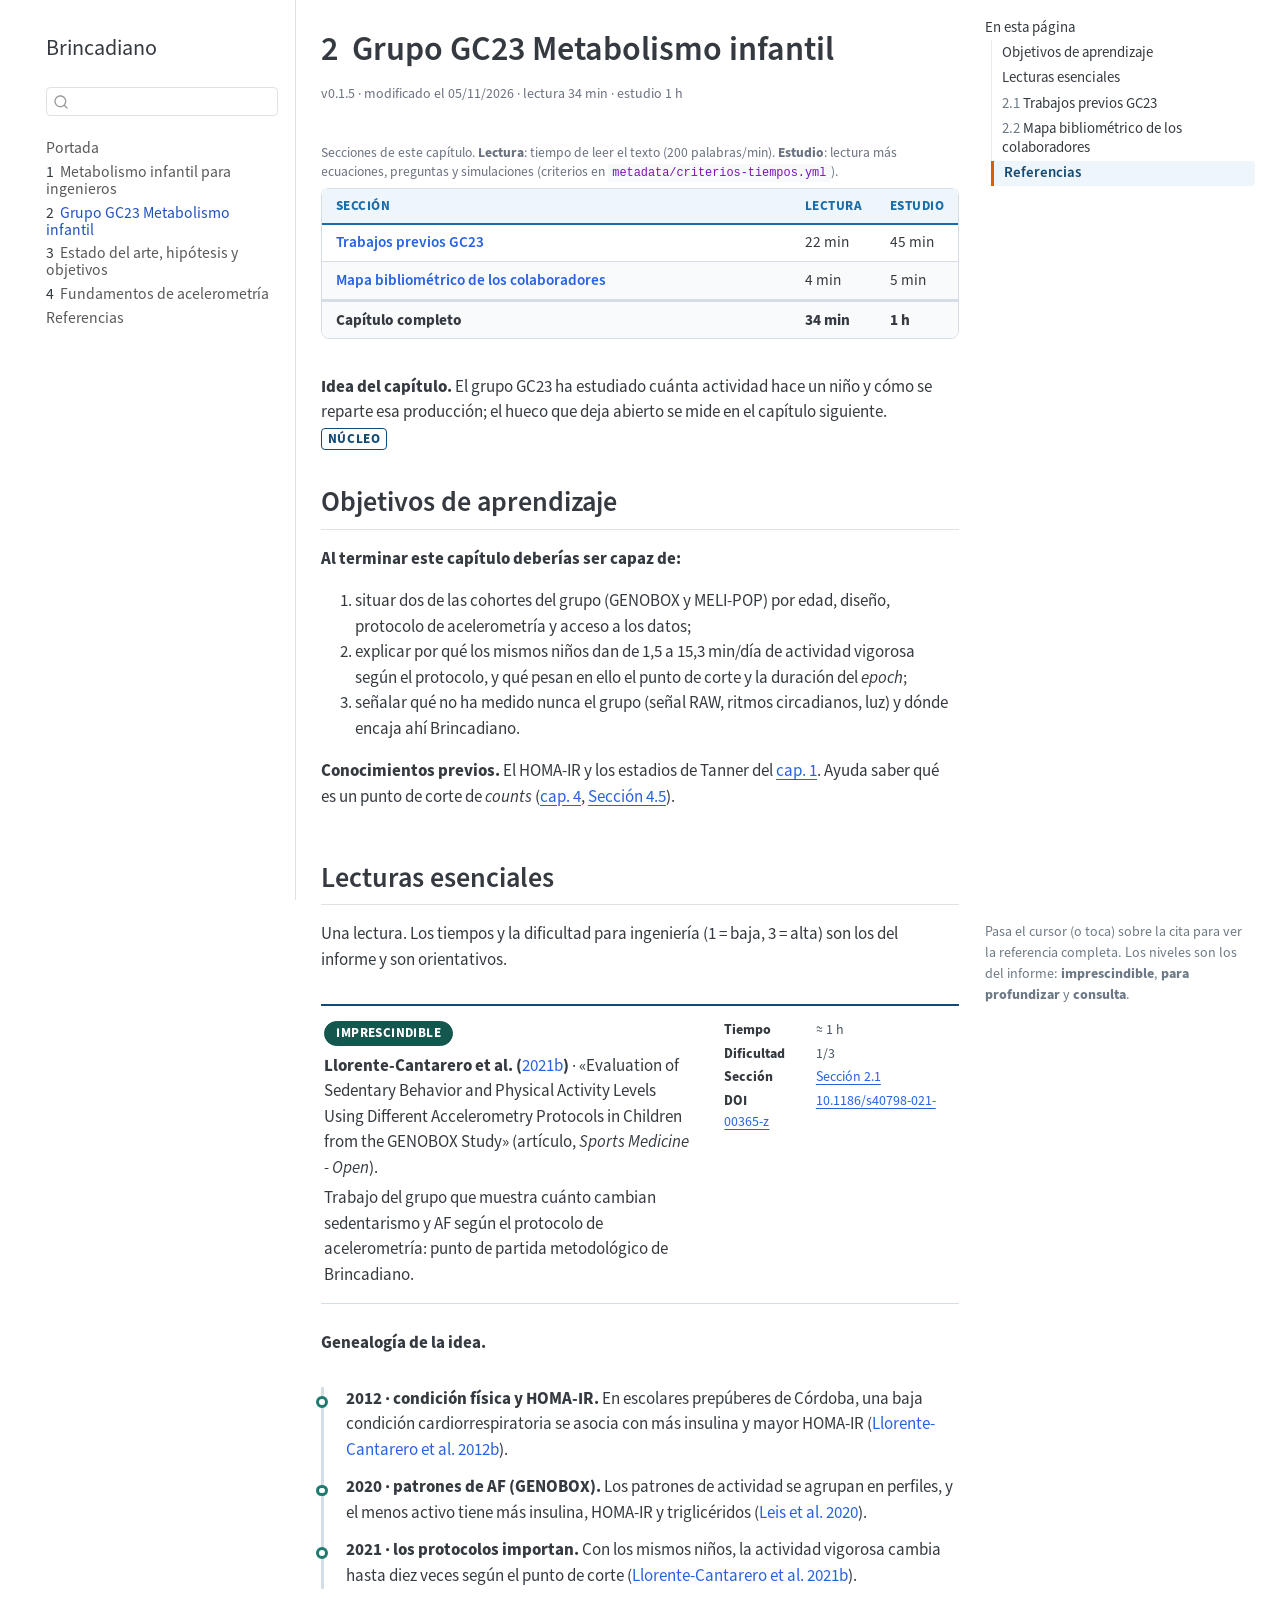
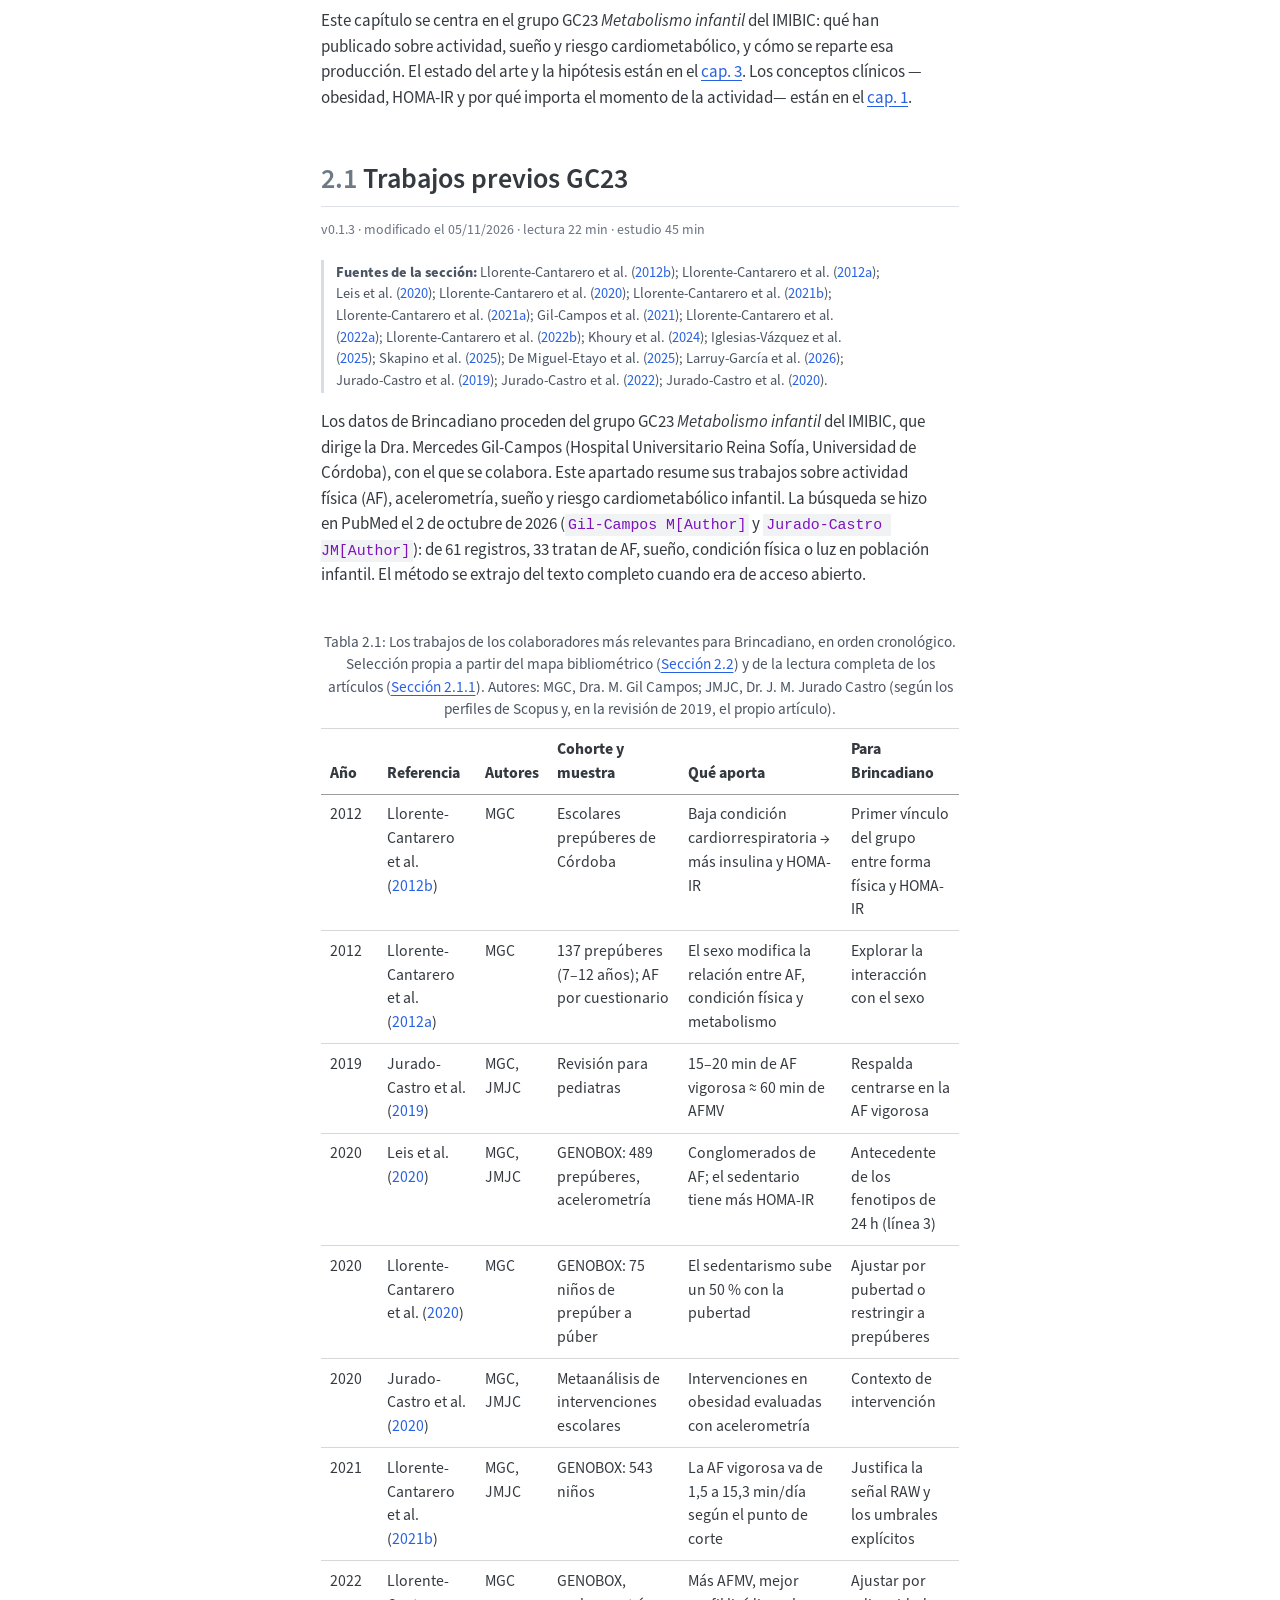
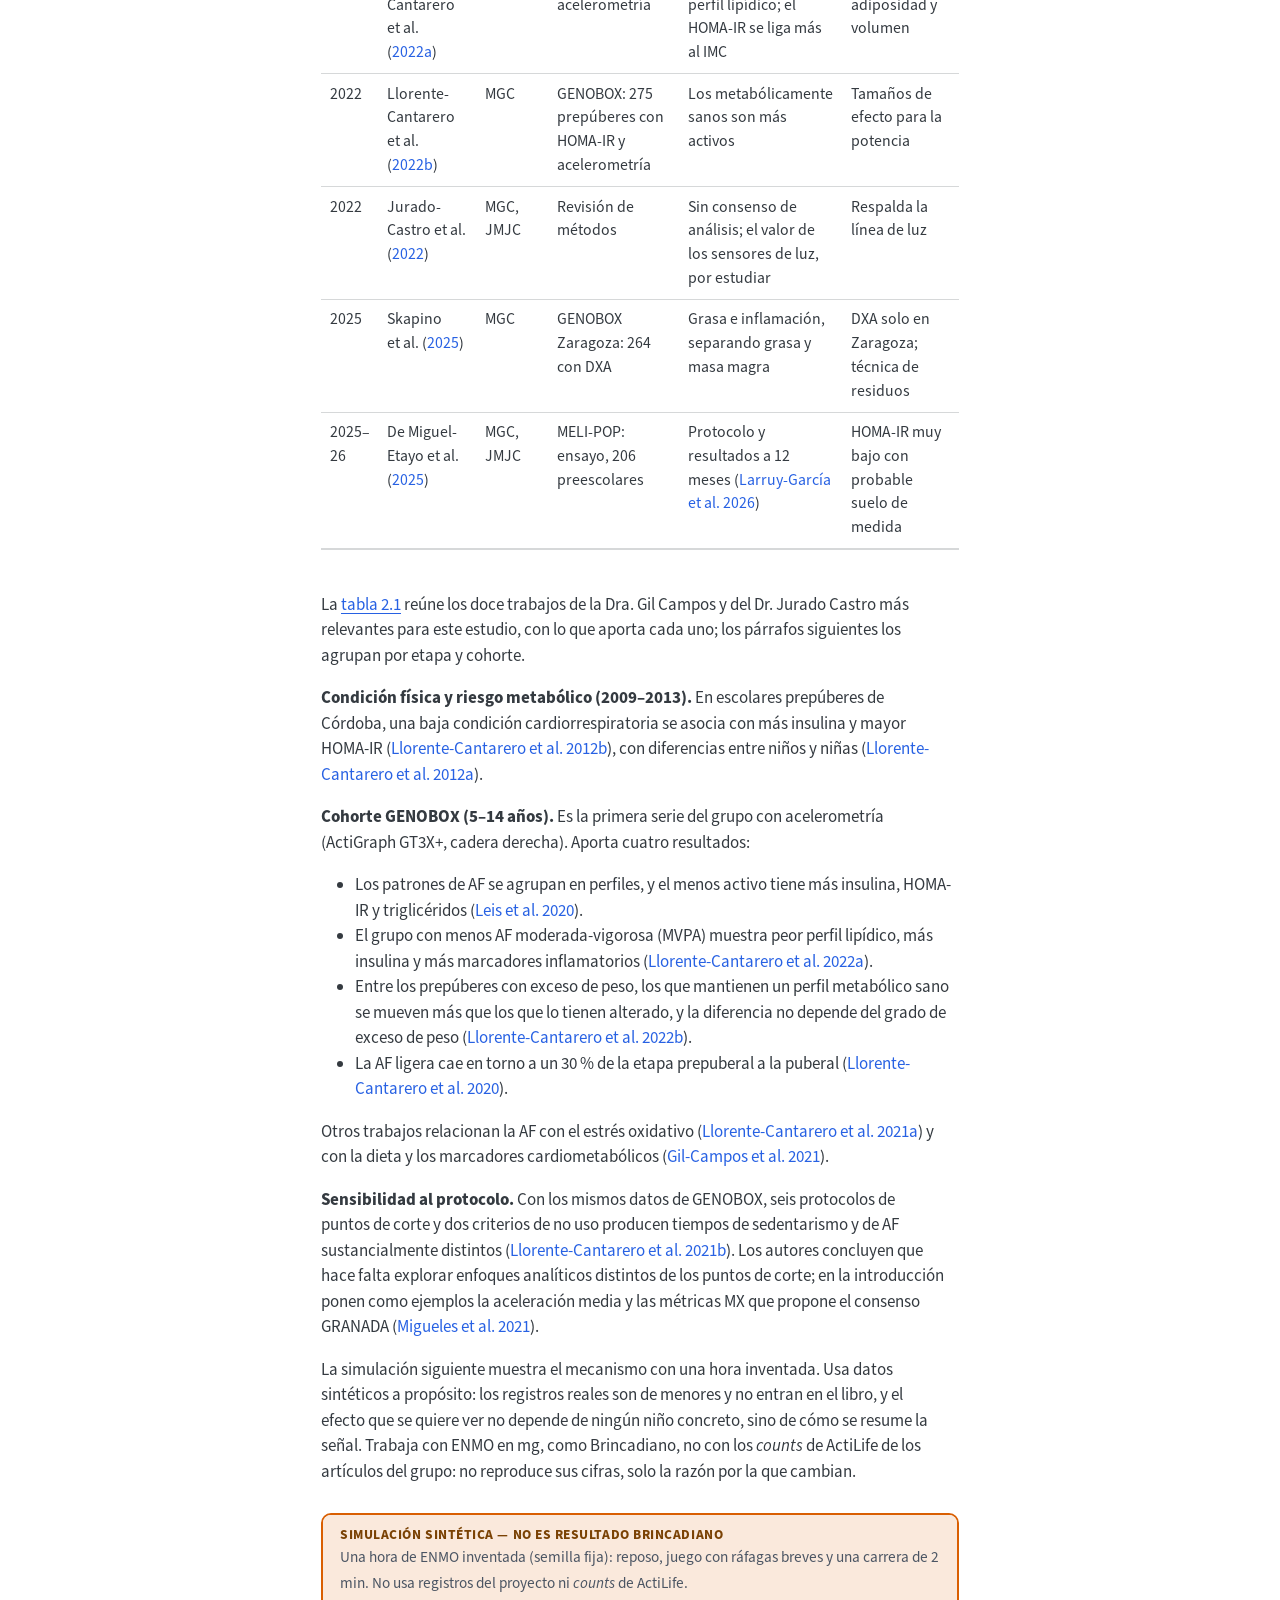
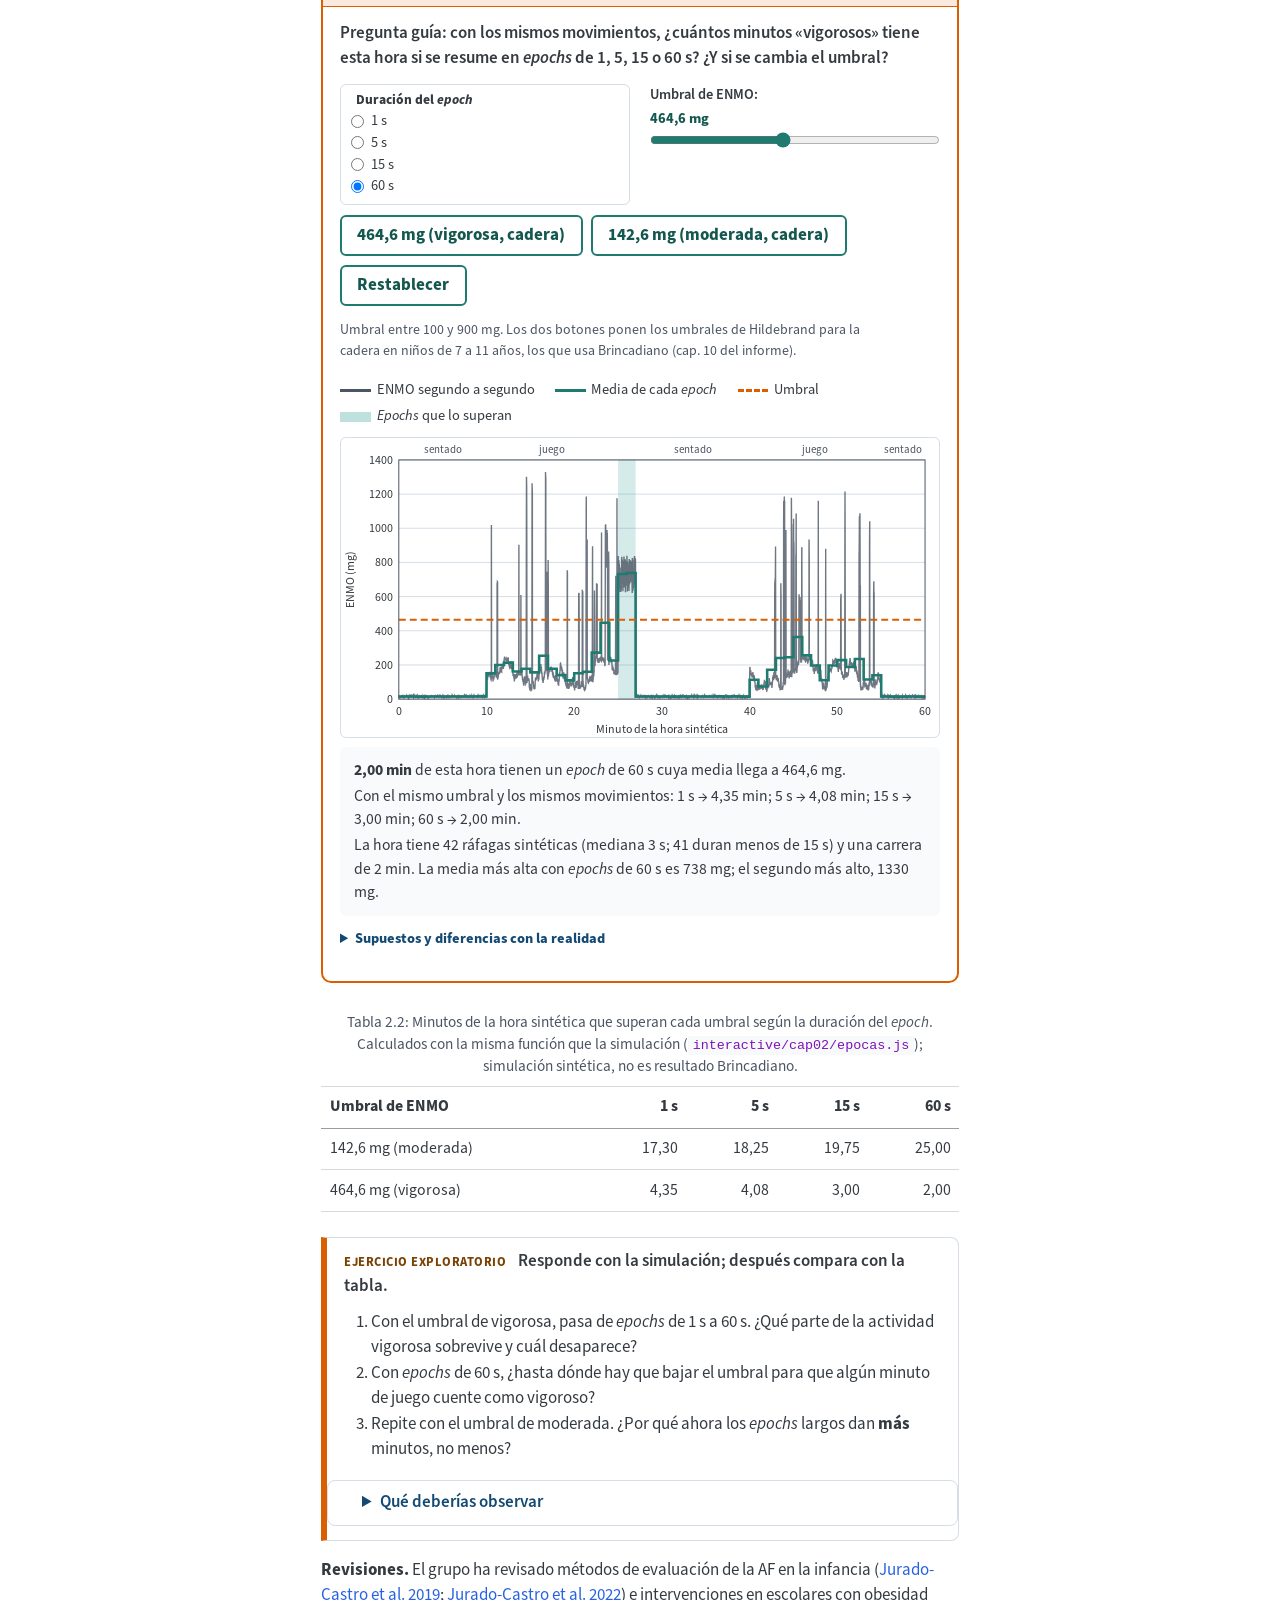
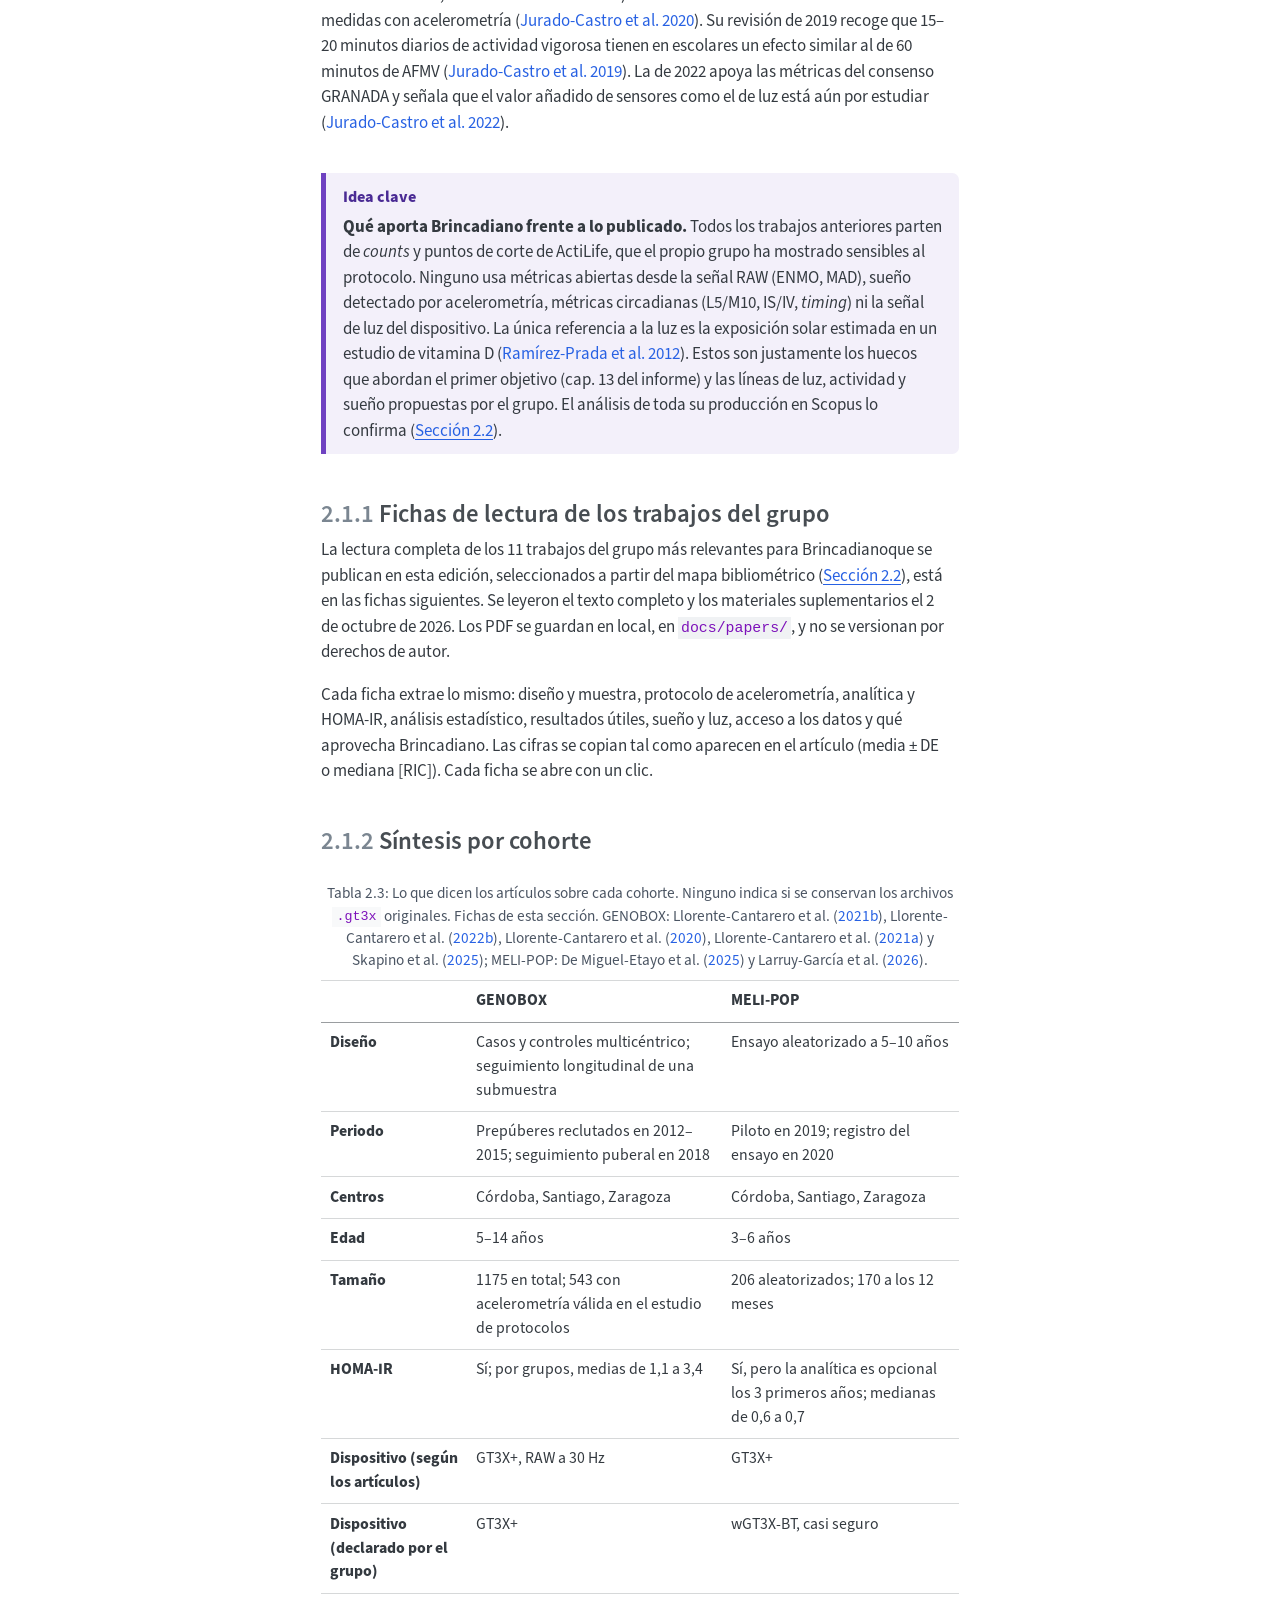
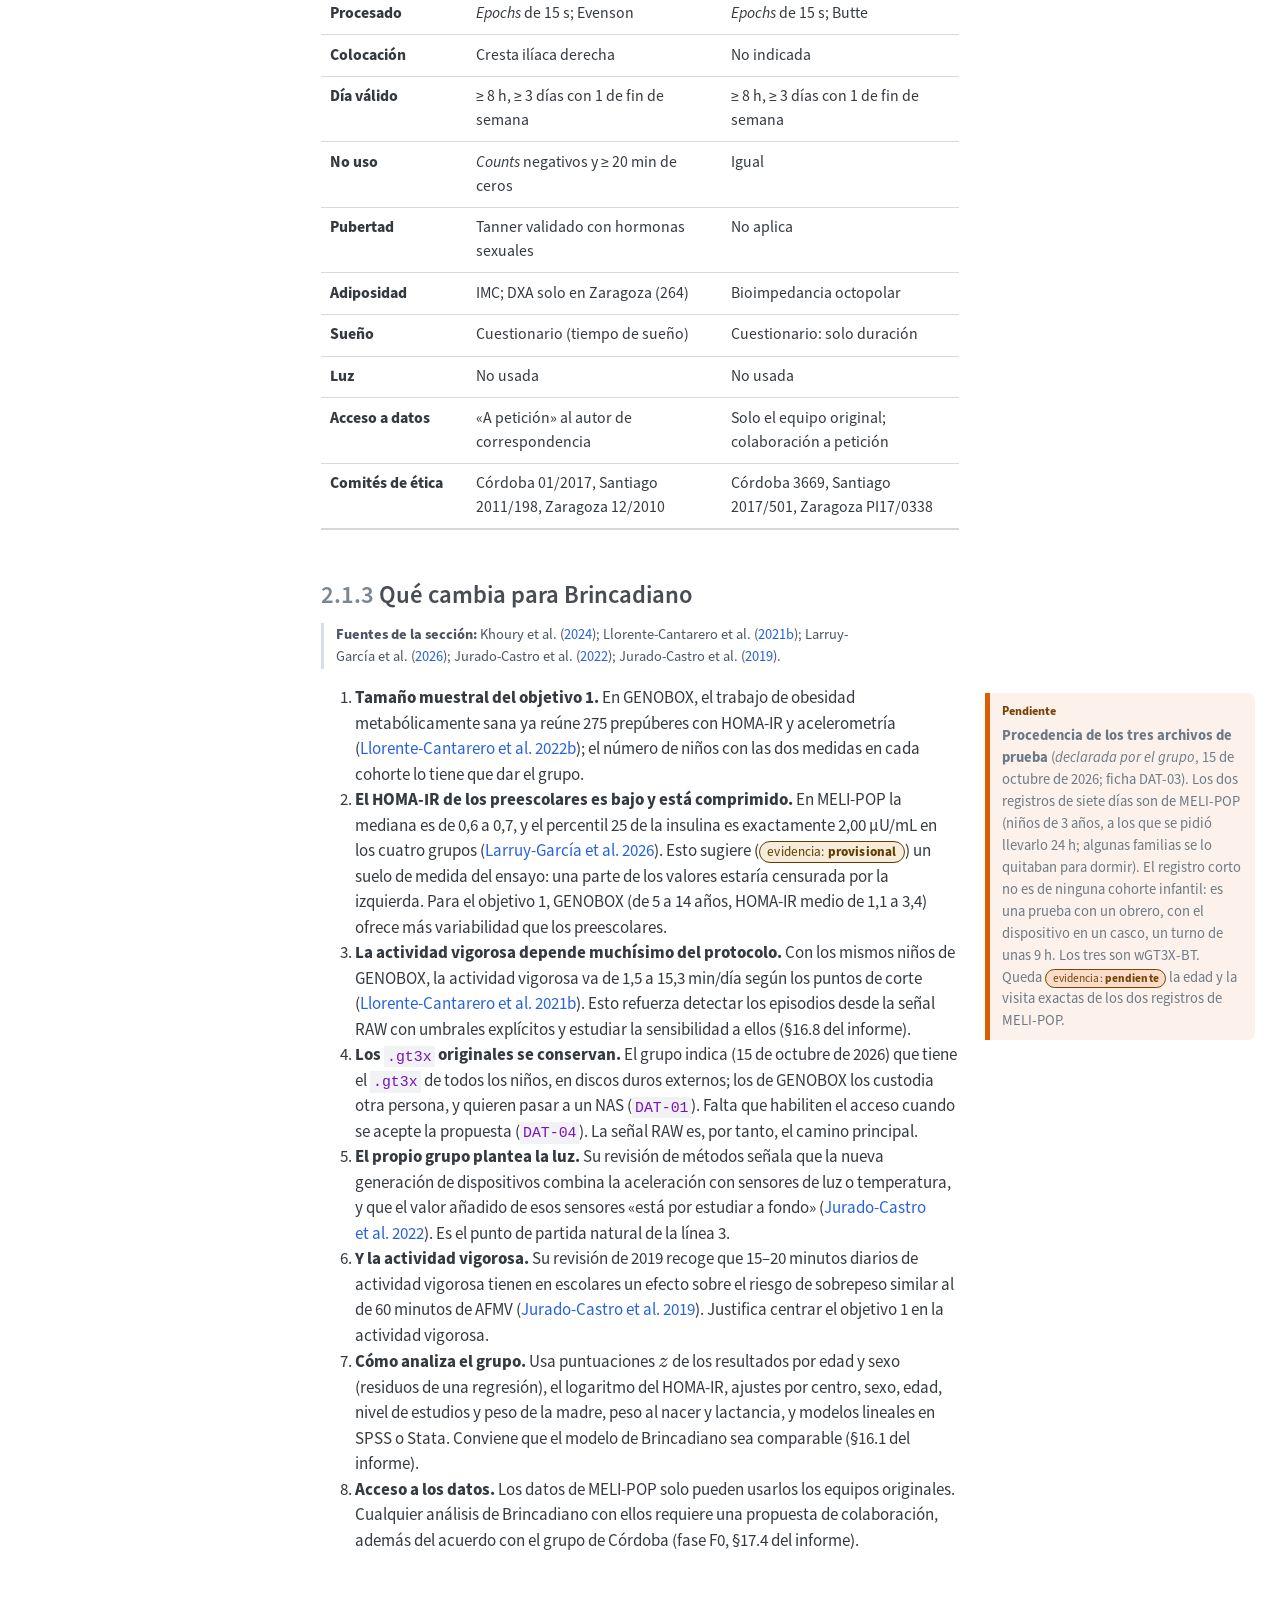
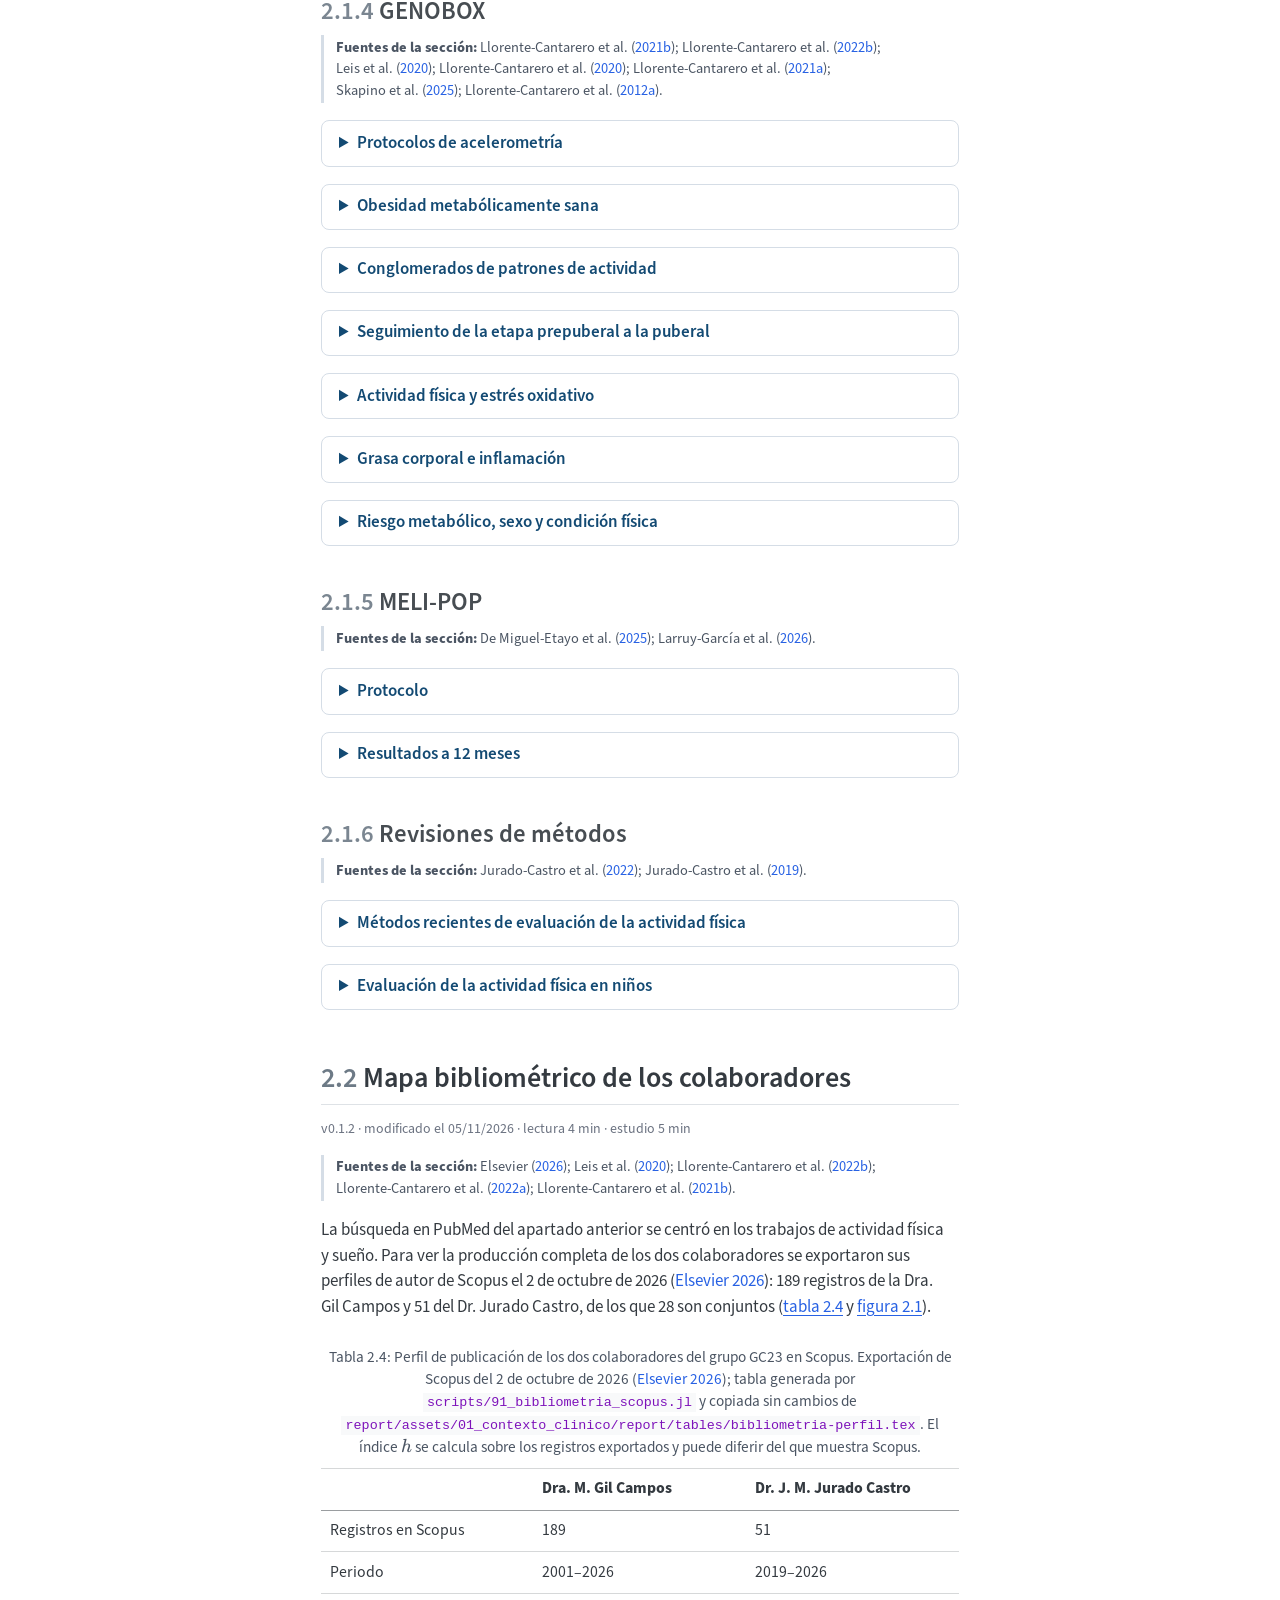
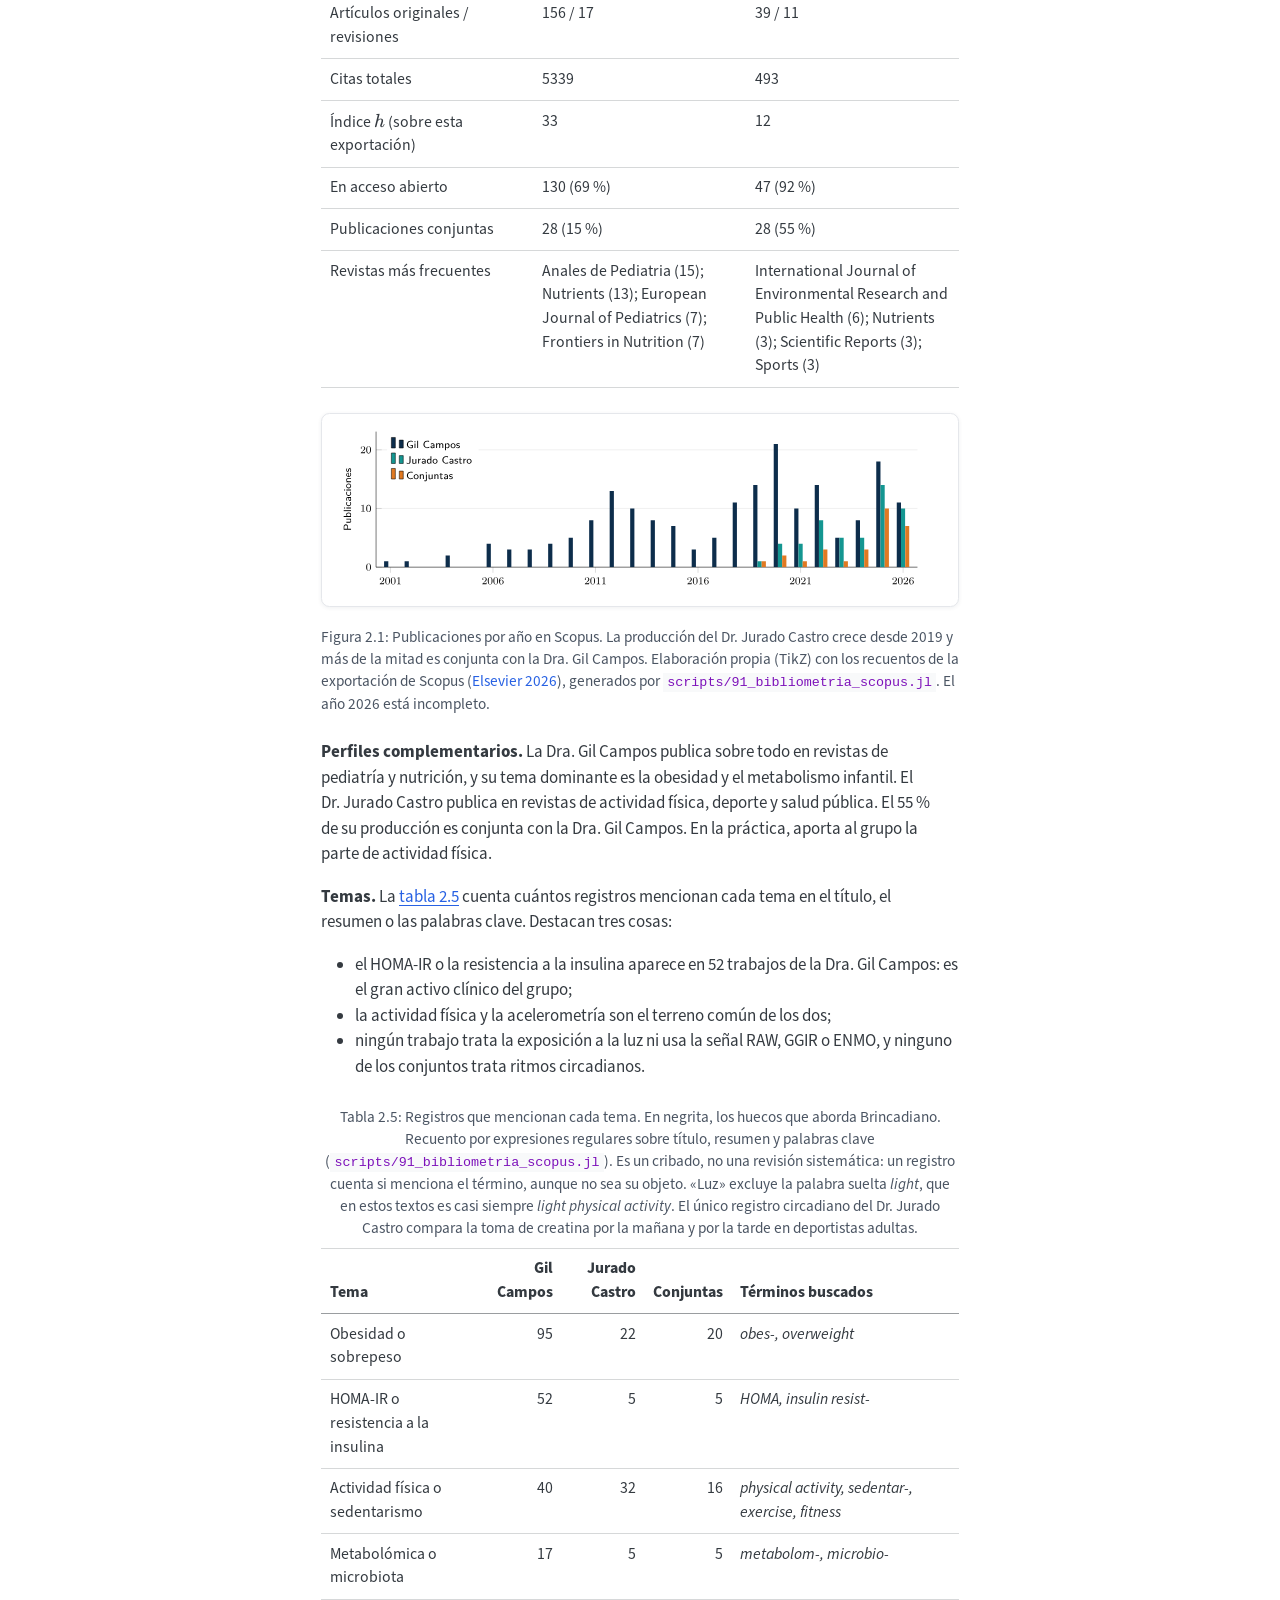
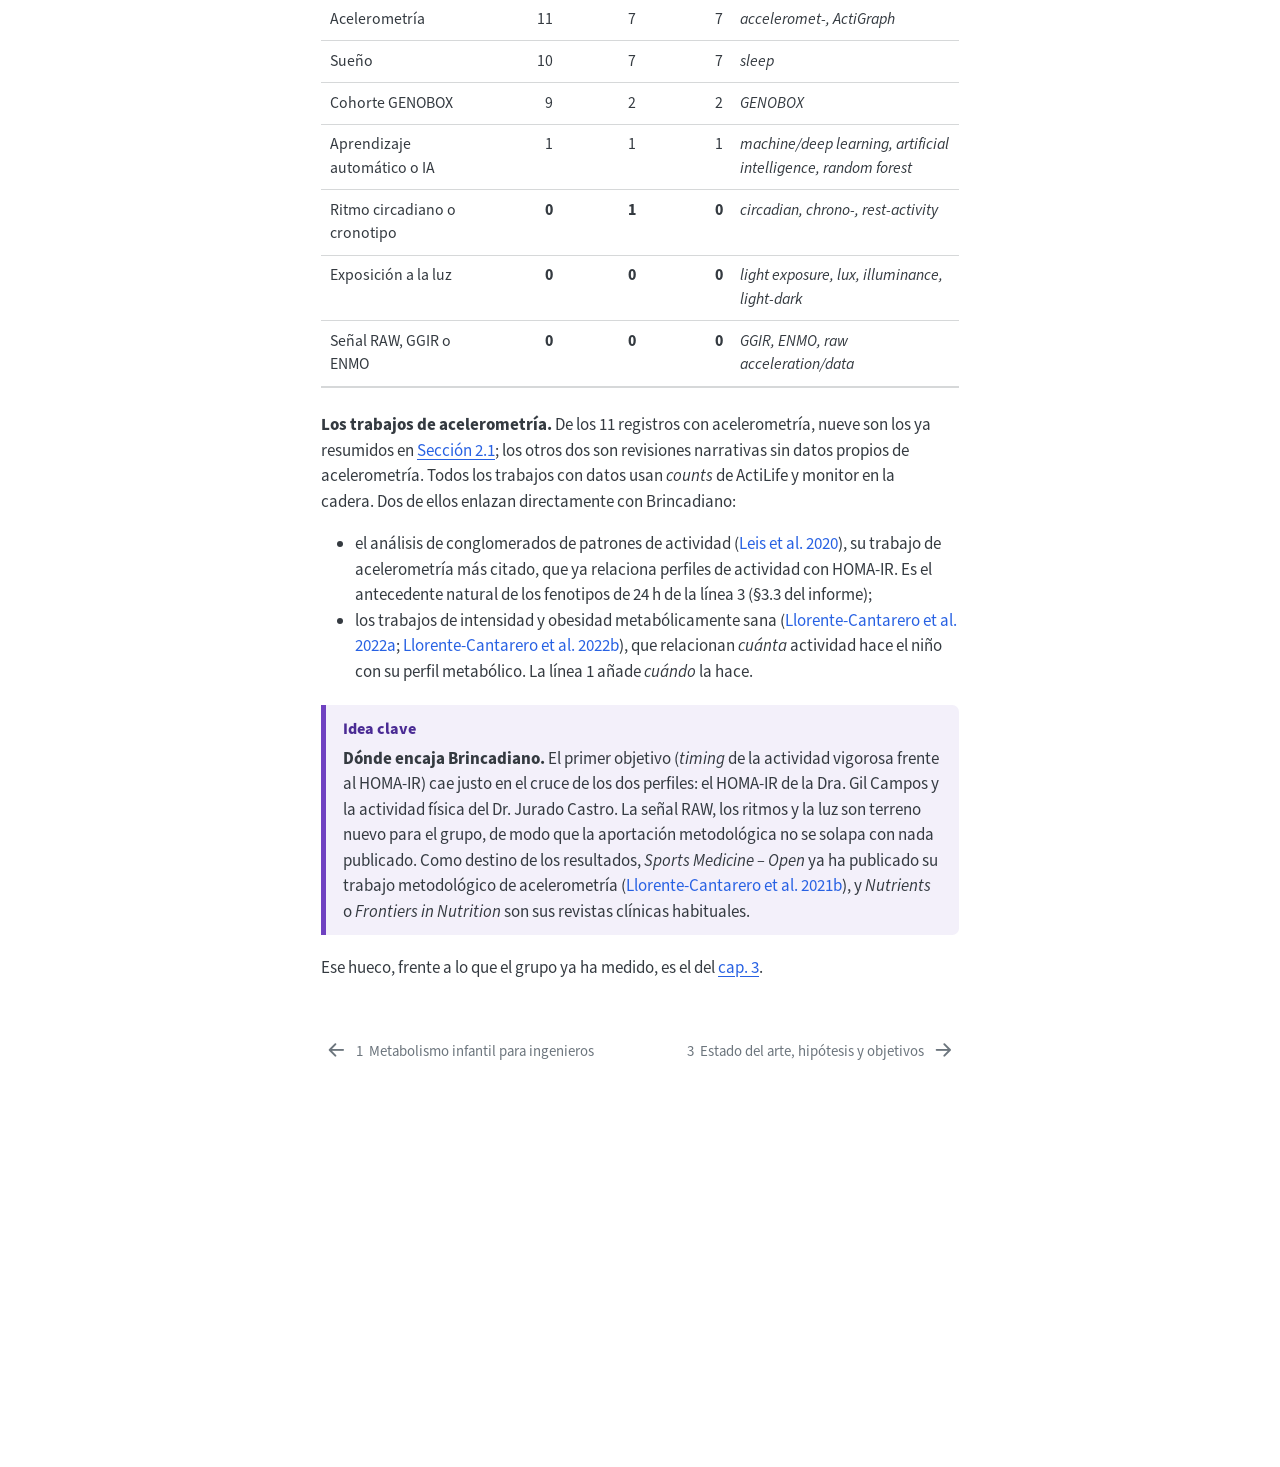
<file: chapters/02-grupo-gc23.html>
<!DOCTYPE html>
<html xmlns="http://www.w3.org/1999/xhtml" lang="es" xml:lang="es"><head>

<meta charset="utf-8">
<meta name="generator" content="quarto-1.10.19">

<meta name="viewport" content="width=device-width, initial-scale=1.0, user-scalable=yes">


<title>2&nbsp; Grupo GC23 Metabolismo infantil – Brincadiano</title>
<style>
/* Default styles provided by pandoc.
** See https://pandoc.org/MANUAL.html#variables-for-html for config info.
*/
span.smallcaps{font-variant: small-caps;}
div.columns{display: flex; gap: 1.5em;}
div.column{flex: auto;}
@media screen {
div.columns{gap: min(4vw, 1.5em);}
div.column{overflow-x: auto;}
}
div.hanging-indent{margin-left: 1.5em; text-indent: -1.5em;}
ul.task-list{list-style: none;}
ul.task-list li input[type="checkbox"] {
  width: 0.8em;
  margin: 0 0.8em 0.2em -1em; /* quarto-specific, see https://github.com/quarto-dev/quarto-cli/issues/4556 */ 
  vertical-align: middle;
}
/* CSS for citations */
div.csl-bib-body { }
div.csl-entry {
  clear: both;
}
.hanging-indent div.csl-entry {
  margin-left:2em;
  text-indent:-2em;
}
div.csl-left-margin {
  min-width:2em;
  float:left;
}
div.csl-right-inline {
  margin-left:2em;
  padding-left:1em;
}
div.csl-indent {
  margin-left: 2em;
}</style>


<script src="../site_libs/quarto-nav/quarto-nav.js"></script>
<script src="../site_libs/quarto-nav/headroom.min.js"></script>
<script src="../site_libs/clipboard/clipboard.min.js"></script>
<script src="../site_libs/quarto-search/autocomplete.umd.js"></script>
<script src="../site_libs/quarto-search/fuse.min.js"></script>
<script src="../site_libs/quarto-search/quarto-search.js"></script>
<meta name="quarto:offset" content="../">
<link href="../chapters/03-estado-hipotesis.html" rel="next">
<link href="../chapters/01-metabolismo-ingenieros.html" rel="prev">
<script src="../site_libs/quarto-html/quarto.js" type="module"></script>
<script src="../site_libs/quarto-html/tabsets/tabsets.js" type="module"></script>
<script src="../site_libs/quarto-html/popper.min.js"></script>
<script src="../site_libs/quarto-html/tippy.umd.min.js"></script>
<script src="../site_libs/quarto-html/anchor.min.js"></script>
<link href="../site_libs/quarto-html/tippy.css" rel="stylesheet">
<link href="../site_libs/quarto-html/quarto-syntax-highlighting-bf27225e3a48a9273f3daa8f8e829971.css" rel="stylesheet" id="quarto-text-highlighting-styles">
<script src="../site_libs/bootstrap/bootstrap.min.js"></script>
<link href="../site_libs/bootstrap/bootstrap-icons.css" rel="stylesheet">
<link href="../site_libs/bootstrap/bootstrap-b12e71101a410aa398c066a74cb85b90.min.css" rel="stylesheet" append-hash="true" id="quarto-bootstrap" data-mode="light">
<script id="quarto-search-options" type="application/json">{
  "location": "sidebar",
  "copy-button": false,
  "collapse-after": 3,
  "panel-placement": "start",
  "type": "textbox",
  "limit": 50,
  "keyboard-shortcut": [
    "f",
    "/",
    "s"
  ],
  "show-item-context": false,
  "language": {
    "search-no-results-text": "No se han encontrado resultados",
    "search-matching-documents-text": "documentos encontrados",
    "search-copy-link-title": "Copiar el enlace en la búsqueda",
    "search-hide-matches-text": "Ocultar resultados adicionales",
    "search-more-match-text": "resultado adicional en este documento",
    "search-more-matches-text": "resultados adicionales en este documento",
    "search-clear-button-title": "Borrar",
    "search-text-placeholder": "",
    "search-detached-cancel-button-title": "Cancelar",
    "search-submit-button-title": "Enviar",
    "search-label": "Buscar"
  }
}</script>

  <script defer="" src="../vendor/katex/katex.min.js"></script>
  <script>document.addEventListener("DOMContentLoaded", function () {
 var mathElements = document.getElementsByClassName("math");
 var macros = [];
 for (var i = 0; i < mathElements.length; i++) {
  var texText = mathElements[i].firstChild;
  if (mathElements[i].tagName == "SPAN") {
   katex.render(texText.data, mathElements[i], {
    displayMode: mathElements[i].classList.contains('display'),
    throwOnError: false,
    macros: macros,
    fleqn: false
   });
}}});
  </script>
  <link rel="stylesheet" href="../vendor/katex/katex.min.css">

<script type="text/javascript">
const typesetMath = (el) => {
  if (window.MathJax) {
    // MathJax Typeset
    window.MathJax.typeset([el]);
  } else if (window.katex) {
    // KaTeX Render
    var mathElements = el.getElementsByClassName("math");
    var macros = [];
    for (var i = 0; i < mathElements.length; i++) {
      var texText = mathElements[i].firstChild;
      if (mathElements[i].tagName == "SPAN" && texText && texText.data) {
        window.katex.render(texText.data, mathElements[i], {
          displayMode: mathElements[i].classList.contains('display'),
          throwOnError: false,
          macros: macros,
          fleqn: false
        });
      }
    }
  }
}
window.Quarto = {
  typesetMath
};
</script>

<link rel="stylesheet" href="../assets/css/styles.css">
</head>

<body class="nav-sidebar floating slimcontent quarto-light">

<div id="quarto-search-results"></div>
  <header id="quarto-header" class="headroom fixed-top">
  <nav class="quarto-secondary-nav">
    <div class="container-fluid d-flex">
      <button type="button" class="quarto-btn-toggle btn" data-bs-toggle="collapse" role="button" data-bs-target=".quarto-sidebar-collapse-item" aria-controls="quarto-sidebar" aria-expanded="false" aria-label="Alternar barra lateral" onclick="if (window.quartoToggleHeadroom) { window.quartoToggleHeadroom(); }">
        <i class="bi bi-layout-text-sidebar-reverse"></i>
      </button>
        <nav class="quarto-page-breadcrumbs" aria-label="breadcrumb"><ol class="breadcrumb"><li class="breadcrumb-item"><a href="../chapters/02-grupo-gc23.html"><span class="chapter-number">2</span>&nbsp; <span class="chapter-title">Grupo GC23 Metabolismo infantil</span></a></li></ol></nav>
        <a class="flex-grow-1" role="navigation" data-bs-toggle="collapse" data-bs-target=".quarto-sidebar-collapse-item" aria-controls="quarto-sidebar" aria-expanded="false" aria-label="Alternar barra lateral" onclick="if (window.quartoToggleHeadroom) { window.quartoToggleHeadroom(); }">      
        </a>
      <button type="button" class="btn quarto-search-button" aria-label="Buscar" onclick="window.quartoOpenSearch();">
        <i class="bi bi-search"></i>
      </button>
    </div>
  </nav>
</header>
<!-- content -->
<div id="quarto-content" class="quarto-container page-columns page-rows-contents page-layout-article">
<!-- sidebar -->
  <nav id="quarto-sidebar" class="sidebar collapse collapse-horizontal quarto-sidebar-collapse-item sidebar-navigation floating overflow-auto">
    <div class="pt-lg-2 mt-2 text-left sidebar-header">
    <div class="sidebar-title mb-0 py-0">
      <a href="../">Brincadiano</a> 
    </div>
      </div>
        <div class="mt-2 flex-shrink-0 align-items-center">
        <div class="sidebar-search">
        <div id="quarto-search" class="" title="Buscar"></div>
        </div>
        </div>
    <div class="sidebar-menu-container"> 
    <ul class="list-unstyled mt-1">
        <li class="sidebar-item">
  <div class="sidebar-item-container"> 
  <a href="../index.html" class="sidebar-item-text sidebar-link">
 <span class="menu-text">Portada</span></a>
  </div>
</li>
        <li class="sidebar-item">
  <div class="sidebar-item-container"> 
  <a href="../chapters/01-metabolismo-ingenieros.html" class="sidebar-item-text sidebar-link">
 <span class="menu-text"><span class="chapter-number">1</span>&nbsp; <span class="chapter-title">Metabolismo infantil para ingenieros</span></span></a>
  </div>
</li>
        <li class="sidebar-item">
  <div class="sidebar-item-container"> 
  <a href="../chapters/02-grupo-gc23.html" class="sidebar-item-text sidebar-link active">
 <span class="menu-text"><span class="chapter-number">2</span>&nbsp; <span class="chapter-title">Grupo GC23 Metabolismo infantil</span></span></a>
  </div>
</li>
        <li class="sidebar-item">
  <div class="sidebar-item-container"> 
  <a href="../chapters/03-estado-hipotesis.html" class="sidebar-item-text sidebar-link">
 <span class="menu-text"><span class="chapter-number">3</span>&nbsp; <span class="chapter-title">Estado del arte, hipótesis y objetivos</span></span></a>
  </div>
</li>
        <li class="sidebar-item">
  <div class="sidebar-item-container"> 
  <a href="../chapters/04-acelerometria.html" class="sidebar-item-text sidebar-link">
 <span class="menu-text"><span class="chapter-number">4</span>&nbsp; <span class="chapter-title">Fundamentos de acelerometría</span></span></a>
  </div>
</li>
        <li class="sidebar-item">
  <div class="sidebar-item-container"> 
  <a href="../chapters/99-referencias.html" class="sidebar-item-text sidebar-link">
 <span class="menu-text">Referencias</span></a>
  </div>
</li>
    </ul>
    </div>
</nav>
<div id="quarto-sidebar-glass" class="quarto-sidebar-collapse-item" data-bs-toggle="collapse" data-bs-target=".quarto-sidebar-collapse-item"></div>
<!-- margin-sidebar -->
    <div id="quarto-margin-sidebar" class="sidebar margin-sidebar">
        <nav id="TOC" role="doc-toc" class="toc-active">
    <h2 id="toc-title">En esta página</h2>
   
  <ul>
  <li><a href="#objetivos-de-aprendizaje" id="toc-objetivos-de-aprendizaje" class="nav-link active" data-scroll-target="#objetivos-de-aprendizaje">Objetivos de aprendizaje</a></li>
  <li><a href="#lecturas-esenciales" id="toc-lecturas-esenciales" class="nav-link" data-scroll-target="#lecturas-esenciales">Lecturas esenciales</a></li>
  <li><a href="#sec-gc23-antecedentes" id="toc-sec-gc23-antecedentes" class="nav-link" data-scroll-target="#sec-gc23-antecedentes"><span class="header-section-number">2.1</span> Trabajos previos GC23</a>
  <ul class="collapse">
  <li><a href="#sec-gc23-fichas" id="toc-sec-gc23-fichas" class="nav-link" data-scroll-target="#sec-gc23-fichas"><span class="header-section-number">2.1.1</span> Fichas de lectura de los trabajos del grupo</a></li>
  <li><a href="#sec-gc23-sintesis" id="toc-sec-gc23-sintesis" class="nav-link" data-scroll-target="#sec-gc23-sintesis"><span class="header-section-number">2.1.2</span> Síntesis por cohorte</a></li>
  <li><a href="#sec-gc23-implicaciones" id="toc-sec-gc23-implicaciones" class="nav-link" data-scroll-target="#sec-gc23-implicaciones"><span class="header-section-number">2.1.3</span> Qué cambia para Brincadiano</a></li>
  <li><a href="#sec-gc23-genobox" id="toc-sec-gc23-genobox" class="nav-link" data-scroll-target="#sec-gc23-genobox"><span class="header-section-number">2.1.4</span> GENOBOX</a></li>
  <li><a href="#sec-gc23-melipop" id="toc-sec-gc23-melipop" class="nav-link" data-scroll-target="#sec-gc23-melipop"><span class="header-section-number">2.1.5</span> MELI-POP</a></li>
  <li><a href="#sec-gc23-revisiones" id="toc-sec-gc23-revisiones" class="nav-link" data-scroll-target="#sec-gc23-revisiones"><span class="header-section-number">2.1.6</span> Revisiones de métodos</a></li>
  </ul></li>
  <li><a href="#sec-gc23-bibliometria" id="toc-sec-gc23-bibliometria" class="nav-link" data-scroll-target="#sec-gc23-bibliometria"><span class="header-section-number">2.2</span> Mapa bibliométrico de los colaboradores</a></li>
  <li><a href="#bibliography" id="toc-bibliography" class="nav-link" data-scroll-target="#bibliography">Referencias</a></li>
  </ul>
</nav>
    </div>
<!-- main -->
<main class="content page-columns page-full" id="quarto-document-content">

<header id="title-block-header" class="quarto-title-block default">
<div class="quarto-title">
<h1 class="title"><span id="sec-gc23" class="quarto-section-identifier"><span class="chapter-number">2</span>&nbsp; <span class="chapter-title">Grupo GC23 Metabolismo infantil</span></span></h1>
</div>



<div class="quarto-title-meta">

    
  
    
  </div>
  


</header>


<div class="nm-meta nm-meta-capitulo" role="note">
<p>v0.1.5 · modificado el 05/11/2026 · lectura 34 min · estudio 1 h</p>
</div>
<div class="nm-nav">
<table><caption>Secciones de este capítulo. <strong>Lectura</strong>: tiempo de leer el texto (200 palabras/min). <strong>Estudio</strong>: lectura más ecuaciones, preguntas y simulaciones (criterios en <code>metadata/criterios-tiempos.yml</code>).</caption>
<thead><tr><th>Sección</th><th>Lectura</th><th>Estudio</th></tr></thead><tbody>
<tr><td><a href="#sec-gc23-antecedentes">Trabajos previos GC23</a></td><td>22 min</td><td>45 min</td></tr>
<tr><td><a href="#sec-gc23-bibliometria">Mapa bibliométrico de los colaboradores</a></td><td>4 min</td><td>5 min</td></tr>
</tbody><tfoot><tr><th>Capítulo completo</th><th>34 min</th><th>1 h</th></tr></tfoot></table></div>
<!-- Fuente: report/chapters/01_contexto_clinico.tex y 01b_fichas_grupo.tex (commit 54e2ab2), su frase de cabecera en
     report/chapters/00_objetivos.tex, las tablas generadas report/assets/01_contexto_clinico/report/tables/*.tex y las fichas
     dudas/fichas/DAT-02.tex, DAT-06.tex y DAT-07.tex. Cambios editoriales y bloques añadidos: quarto/docs/auditoria.md. -->
<p><strong>Idea del capítulo.</strong> El grupo GC23 ha estudiado cuánta actividad hace un niño y cómo se reparte esa producción; el hueco que deja abierto se mide en el capítulo siguiente. <span class="nm-ruta r-nucleo">núcleo</span></p>
<section id="objetivos-de-aprendizaje" class="level2 unnumbered" data-origen="ampliacion">
<h2 class="unnumbered anchored" data-anchor-id="objetivos-de-aprendizaje">Objetivos de aprendizaje</h2>
<p><strong>Al terminar este capítulo deberías ser capaz de:</strong></p>
<!-- Edición web: sin lo que depende de la cohorte cegada (petición de JMJC, 05-11-2026; _quarto-web.yml). -->
<ol type="1">
<li>situar dos de las cohortes del grupo (GENOBOX y MELI-POP) por edad, diseño, protocolo de acelerometría y acceso a los datos;</li>
<li>explicar por qué los mismos niños dan de 1,5 a 15,3 min/día de actividad vigorosa según el protocolo, y qué pesan en ello el punto de corte y la duración del <em>epoch</em>;</li>
<li>señalar qué no ha medido nunca el grupo (señal RAW, ritmos circadianos, luz) y dónde encaja ahí Brincadiano.</li>
</ol>
<p><strong>Conocimientos previos.</strong> El HOMA-IR y los estadios de Tanner del <a href="../chapters/01-metabolismo-ingenieros.html">cap. 1</a>. Ayuda saber qué es un punto de corte de <em>counts</em> (<a href="../chapters/04-acelerometria.html">cap. 4</a>, <a href="04-acelerometria.html#sec-acel-counts" class="quarto-xref"><span>Sección 4.5</span></a>).</p>
</section>
<section id="lecturas-esenciales" class="level2 unnumbered page-columns page-full">
<h2 class="unnumbered anchored" data-anchor-id="lecturas-esenciales">Lecturas esenciales</h2>
<p>Una lectura. Los tiempos y la dificultad para ingeniería (1 = baja, 3 = alta) son los del informe y son orientativos.</p>

<div class="no-row-height column-margin column-container"><div class="">
<p>Pasa el cursor (o toca) sobre la cita para ver la referencia completa. Los niveles son los del informe: <strong>imprescindible</strong>, <strong>para profundizar</strong> y <strong>consulta</strong>.</p>
</div></div><div class="nm-lecturas">
<div class="nm-lectura">
<div class="nm-lec-nivel">
<p><span class="nm-prio nm-prio-1">Imprescindible</span></p>
</div>
<div class="nm-lec-cuerpo">
<p><strong><span class="citation" data-cites="LlorenteCantarero2021Protocolos">Llorente-Cantarero et&nbsp;al. (<a href="99-referencias.html#ref-LlorenteCantarero2021Protocolos" role="doc-biblioref">2021b</a>)</span></strong> · «Evaluation of Sedentary Behavior and Physical Activity Levels Using Different Accelerometry Protocols in Children from the GENOBOX Study» (artículo, <em>Sports Medicine - Open</em>).</p>
<p>Trabajo del grupo que muestra cuánto cambian sedentarismo y AF según el protocolo de acelerometría: punto de partida metodológico de Brincadiano.</p>
</div>
<ul>
<li><strong>Tiempo</strong> ≈ 1 h</li>
<li><strong>Dificultad</strong> 1/3</li>
<li><strong>Sección</strong> <a href="#sec-gc23-antecedentes" class="quarto-xref"><span>Sección 2.1</span></a></li>
<li><strong>DOI</strong> <a href="https://doi.org/10.1186/s40798-021-00365-z">10.1186/s40798-021-00365-z</a></li>
</ul>
</div>
</div>
<p><strong>Genealogía de la idea.</strong></p>
<div class="nm-linea">
<ul>
<li><strong>2012 · condición física y HOMA-IR.</strong> En escolares prepúberes de Córdoba, una baja condición cardiorrespiratoria se asocia con más insulina y mayor HOMA-IR <span class="citation" data-cites="LlorenteCantarero2012Fitness">(<a href="99-referencias.html#ref-LlorenteCantarero2012Fitness" role="doc-biblioref">Llorente-Cantarero et&nbsp;al. 2012b</a>)</span>.</li>
<li><strong>2020 · patrones de AF (GENOBOX).</strong> Los patrones de actividad se agrupan en perfiles, y el menos activo tiene más insulina, HOMA-IR y triglicéridos <span class="citation" data-cites="Leis2020Cluster">(<a href="99-referencias.html#ref-Leis2020Cluster" role="doc-biblioref">Leis et&nbsp;al. 2020</a>)</span>.</li>
<li><strong>2021 · los protocolos importan.</strong> Con los mismos niños, la actividad vigorosa cambia hasta diez veces según el punto de corte <span class="citation" data-cites="LlorenteCantarero2021Protocolos">(<a href="99-referencias.html#ref-LlorenteCantarero2021Protocolos" role="doc-biblioref">Llorente-Cantarero et&nbsp;al. 2021b</a>)</span>.</li>
</ul>
</div>
<p>Este capítulo se centra en el grupo GC23 <em>Metabolismo infantil</em> del IMIBIC: qué han publicado sobre actividad, sueño y riesgo cardiometabólico, y cómo se reparte esa producción. El estado del arte y la hipótesis están en el <a href="../chapters/03-estado-hipotesis.html">cap. 3</a>. Los conceptos clínicos —obesidad, HOMA-IR y por qué importa el momento de la actividad— están en el <a href="../chapters/01-metabolismo-ingenieros.html">cap. 1</a>.</p>
</section>
<section id="sec-gc23-antecedentes" class="level2 page-columns page-full" data-number="2.1">
<h2 data-number="2.1" class="anchored" data-anchor-id="sec-gc23-antecedentes"><span class="header-section-number">2.1</span> Trabajos previos GC23</h2>
<div class="nm-meta" role="note">
<p>v0.1.3 · modificado el 05/11/2026 · lectura 22 min · estudio 45 min</p>
</div>
<div class="nm-fuentes">
<p><strong>Fuentes de la sección:</strong> <span class="citation" data-cites="LlorenteCantarero2012Fitness">Llorente-Cantarero et&nbsp;al. (<a href="99-referencias.html#ref-LlorenteCantarero2012Fitness" role="doc-biblioref">2012b</a>)</span>; <span class="citation" data-cites="LlorenteCantarero2012Sexo">Llorente-Cantarero et&nbsp;al. (<a href="99-referencias.html#ref-LlorenteCantarero2012Sexo" role="doc-biblioref">2012a</a>)</span>; <span class="citation" data-cites="Leis2020Cluster">Leis et&nbsp;al. (<a href="99-referencias.html#ref-Leis2020Cluster" role="doc-biblioref">2020</a>)</span>; <span class="citation" data-cites="LlorenteCantarero2020Longitudinal">Llorente-Cantarero et&nbsp;al. (<a href="99-referencias.html#ref-LlorenteCantarero2020Longitudinal" role="doc-biblioref">2020</a>)</span>; <span class="citation" data-cites="LlorenteCantarero2021Protocolos">Llorente-Cantarero et&nbsp;al. (<a href="99-referencias.html#ref-LlorenteCantarero2021Protocolos" role="doc-biblioref">2021b</a>)</span>; <span class="citation" data-cites="LlorenteCantarero2021Oxidativo">Llorente-Cantarero et&nbsp;al. (<a href="99-referencias.html#ref-LlorenteCantarero2021Oxidativo" role="doc-biblioref">2021a</a>)</span>; <span class="citation" data-cites="GilCampos2021Dieta">Gil-Campos et&nbsp;al. (<a href="99-referencias.html#ref-GilCampos2021Dieta" role="doc-biblioref">2021</a>)</span>; <span class="citation" data-cites="LlorenteCantarero2022Intensidad">Llorente-Cantarero et&nbsp;al. (<a href="99-referencias.html#ref-LlorenteCantarero2022Intensidad" role="doc-biblioref">2022a</a>)</span>; <span class="citation" data-cites="LlorenteCantarero2022MHO">Llorente-Cantarero et&nbsp;al. (<a href="99-referencias.html#ref-LlorenteCantarero2022MHO" role="doc-biblioref">2022b</a>)</span>; <span class="citation" data-cites="Khoury2024UPF">Khoury et&nbsp;al. (<a href="99-referencias.html#ref-Khoury2024UPF" role="doc-biblioref">2024</a>)</span>; <span class="citation" data-cites="IglesiasVazquez2025Sueno">Iglesias-Vázquez et&nbsp;al. (<a href="99-referencias.html#ref-IglesiasVazquez2025Sueno" role="doc-biblioref">2025</a>)</span>; <span class="citation" data-cites="Skapino2025GENOBOX">Skapino et&nbsp;al. (<a href="99-referencias.html#ref-Skapino2025GENOBOX" role="doc-biblioref">2025</a>)</span>; <span class="citation" data-cites="DeMiguelEtayo2025MELIPOP">De Miguel-Etayo et&nbsp;al. (<a href="99-referencias.html#ref-DeMiguelEtayo2025MELIPOP" role="doc-biblioref">2025</a>)</span>; <span class="citation" data-cites="LarruyGarcia2026MELIPOP">Larruy-García et&nbsp;al. (<a href="99-referencias.html#ref-LarruyGarcia2026MELIPOP" role="doc-biblioref">2026</a>)</span>; <span class="citation" data-cites="JuradoCastro2019ActaPediatr">Jurado-Castro et&nbsp;al. (<a href="99-referencias.html#ref-JuradoCastro2019ActaPediatr" role="doc-biblioref">2019</a>)</span>; <span class="citation" data-cites="JuradoCastro2022Metodos">Jurado-Castro et&nbsp;al. (<a href="99-referencias.html#ref-JuradoCastro2022Metodos" role="doc-biblioref">2022</a>)</span>; <span class="citation" data-cites="JuradoCastro2020Metaanalisis">Jurado-Castro et&nbsp;al. (<a href="99-referencias.html#ref-JuradoCastro2020Metaanalisis" role="doc-biblioref">2020</a>)</span>.</p>
</div>
<p>Los datos de Brincadiano proceden del grupo GC23 <em>Metabolismo infantil</em> del IMIBIC, que dirige la Dra. Mercedes Gil-Campos (Hospital Universitario Reina Sofía, Universidad de Córdoba), con el que se colabora. Este apartado resume sus trabajos sobre actividad física (AF), acelerometría, sueño y riesgo cardiometabólico infantil. La búsqueda se hizo en PubMed el 2 de octubre de 2026 (<code>Gil-Campos M[Author]</code> y <code>Jurado-Castro JM[Author]</code>): de 61 registros, 33 tratan de AF, sueño, condición física o luz en población infantil. El método se extrajo del texto completo cuando era de acceso abierto.</p>
<div id="tbl-articulos-clave" class="nm-apilable quarto-float quarto-figure quarto-figure-center anchored">
<figure class="quarto-float quarto-float-tbl figure">
<figcaption class="quarto-float-caption-top quarto-float-caption quarto-float-tbl" id="tbl-articulos-clave-caption-0ceaefa1-69ba-4598-a22c-09a6ac19f8ca">
Tabla&nbsp;2.1: Los trabajos de los colaboradores más relevantes para Brincadiano, en orden cronológico. Selección propia a partir del mapa bibliométrico (<a href="#sec-gc23-bibliometria" class="quarto-xref"><span>Sección 2.2</span></a>) y de la lectura completa de los artículos (<a href="#sec-gc23-fichas" class="quarto-xref"><span>Sección 2.1.1</span></a>). Autores: MGC, Dra. M. Gil Campos; JMJC, Dr.&nbsp;J. M. Jurado Castro (según los perfiles de Scopus y, en la revisión de 2019, el propio artículo).
</figcaption>
<div aria-describedby="tbl-articulos-clave-caption-0ceaefa1-69ba-4598-a22c-09a6ac19f8ca">
<table class="nm-apilable caption-top table">
<colgroup>
<col style="width: 16%">
<col style="width: 16%">
<col style="width: 16%">
<col style="width: 16%">
<col style="width: 16%">
<col style="width: 16%">
</colgroup>
<thead>
<tr class="header">
<th style="text-align: left;">Año</th>
<th style="text-align: left;">Referencia</th>
<th style="text-align: left;">Autores</th>
<th style="text-align: left;">Cohorte y muestra</th>
<th style="text-align: left;">Qué aporta</th>
<th style="text-align: left;">Para Brincadiano</th>
</tr>
</thead>
<tbody>
<tr class="odd">
<td style="text-align: left;" data-label="Año">2012</td>
<td style="text-align: left;" data-label="Referencia"><span class="citation" data-cites="LlorenteCantarero2012Fitness">Llorente-Cantarero et&nbsp;al. (<a href="99-referencias.html#ref-LlorenteCantarero2012Fitness" role="doc-biblioref">2012b</a>)</span></td>
<td style="text-align: left;" data-label="Autores">MGC</td>
<td style="text-align: left;" data-label="Cohorte y muestra">Escolares prepúberes de Córdoba</td>
<td style="text-align: left;" data-label="Qué aporta">Baja condición cardiorrespiratoria → más insulina y HOMA-IR</td>
<td style="text-align: left;" data-label="Para Brincadiano">Primer vínculo del grupo entre forma física y HOMA-IR</td>
</tr>
<tr class="even">
<td style="text-align: left;" data-label="Año">2012</td>
<td style="text-align: left;" data-label="Referencia"><span class="citation" data-cites="LlorenteCantarero2012Sexo">Llorente-Cantarero et&nbsp;al. (<a href="99-referencias.html#ref-LlorenteCantarero2012Sexo" role="doc-biblioref">2012a</a>)</span></td>
<td style="text-align: left;" data-label="Autores">MGC</td>
<td style="text-align: left;" data-label="Cohorte y muestra">137 prepúberes (7–12 años); AF por cuestionario</td>
<td style="text-align: left;" data-label="Qué aporta">El sexo modifica la relación entre AF, condición física y metabolismo</td>
<td style="text-align: left;" data-label="Para Brincadiano">Explorar la interacción con el sexo</td>
</tr>
<tr class="odd">
<td style="text-align: left;" data-label="Año">2019</td>
<td style="text-align: left;" data-label="Referencia"><span class="citation" data-cites="JuradoCastro2019ActaPediatr">Jurado-Castro et&nbsp;al. (<a href="99-referencias.html#ref-JuradoCastro2019ActaPediatr" role="doc-biblioref">2019</a>)</span></td>
<td style="text-align: left;" data-label="Autores">MGC, JMJC</td>
<td style="text-align: left;" data-label="Cohorte y muestra">Revisión para pediatras</td>
<td style="text-align: left;" data-label="Qué aporta">15–20 min de AF vigorosa ≈ 60 min de AFMV</td>
<td style="text-align: left;" data-label="Para Brincadiano">Respalda centrarse en la AF vigorosa</td>
</tr>
<tr class="even">
<td style="text-align: left;" data-label="Año">2020</td>
<td style="text-align: left;" data-label="Referencia"><span class="citation" data-cites="Leis2020Cluster">Leis et&nbsp;al. (<a href="99-referencias.html#ref-Leis2020Cluster" role="doc-biblioref">2020</a>)</span></td>
<td style="text-align: left;" data-label="Autores">MGC, JMJC</td>
<td style="text-align: left;" data-label="Cohorte y muestra">GENOBOX: 489 prepúberes, acelerometría</td>
<td style="text-align: left;" data-label="Qué aporta">Conglomerados de AF; el sedentario tiene más HOMA-IR</td>
<td style="text-align: left;" data-label="Para Brincadiano">Antecedente de los fenotipos de 24 h (línea 3)</td>
</tr>
<tr class="odd">
<td style="text-align: left;" data-label="Año">2020</td>
<td style="text-align: left;" data-label="Referencia"><span class="citation" data-cites="LlorenteCantarero2020Longitudinal">Llorente-Cantarero et&nbsp;al. (<a href="99-referencias.html#ref-LlorenteCantarero2020Longitudinal" role="doc-biblioref">2020</a>)</span></td>
<td style="text-align: left;" data-label="Autores">MGC</td>
<td style="text-align: left;" data-label="Cohorte y muestra">GENOBOX: 75 niños de prepúber a púber</td>
<td style="text-align: left;" data-label="Qué aporta">El sedentarismo sube un 50 % con la pubertad</td>
<td style="text-align: left;" data-label="Para Brincadiano">Ajustar por pubertad o restringir a prepúberes</td>
</tr>
<tr class="even">
<td style="text-align: left;" data-label="Año">2020</td>
<td style="text-align: left;" data-label="Referencia"><span class="citation" data-cites="JuradoCastro2020Metaanalisis">Jurado-Castro et&nbsp;al. (<a href="99-referencias.html#ref-JuradoCastro2020Metaanalisis" role="doc-biblioref">2020</a>)</span></td>
<td style="text-align: left;" data-label="Autores">MGC, JMJC</td>
<td style="text-align: left;" data-label="Cohorte y muestra">Metaanálisis de intervenciones escolares</td>
<td style="text-align: left;" data-label="Qué aporta">Intervenciones en obesidad evaluadas con acelerometría</td>
<td style="text-align: left;" data-label="Para Brincadiano">Contexto de intervención</td>
</tr>
<tr class="odd">
<td style="text-align: left;" data-label="Año">2021</td>
<td style="text-align: left;" data-label="Referencia"><span class="citation" data-cites="LlorenteCantarero2021Protocolos">Llorente-Cantarero et&nbsp;al. (<a href="99-referencias.html#ref-LlorenteCantarero2021Protocolos" role="doc-biblioref">2021b</a>)</span></td>
<td style="text-align: left;" data-label="Autores">MGC, JMJC</td>
<td style="text-align: left;" data-label="Cohorte y muestra">GENOBOX: 543 niños</td>
<td style="text-align: left;" data-label="Qué aporta">La AF vigorosa va de 1,5 a 15,3 min/día según el punto de corte</td>
<td style="text-align: left;" data-label="Para Brincadiano">Justifica la señal RAW y los umbrales explícitos</td>
</tr>
<tr class="even">
<td style="text-align: left;" data-label="Año">2022</td>
<td style="text-align: left;" data-label="Referencia"><span class="citation" data-cites="LlorenteCantarero2022Intensidad">Llorente-Cantarero et&nbsp;al. (<a href="99-referencias.html#ref-LlorenteCantarero2022Intensidad" role="doc-biblioref">2022a</a>)</span></td>
<td style="text-align: left;" data-label="Autores">MGC</td>
<td style="text-align: left;" data-label="Cohorte y muestra">GENOBOX, acelerometría</td>
<td style="text-align: left;" data-label="Qué aporta">Más AFMV, mejor perfil lipídico; el HOMA-IR se liga más al IMC</td>
<td style="text-align: left;" data-label="Para Brincadiano">Ajustar por adiposidad y volumen</td>
</tr>
<tr class="odd">
<td style="text-align: left;" data-label="Año">2022</td>
<td style="text-align: left;" data-label="Referencia"><span class="citation" data-cites="LlorenteCantarero2022MHO">Llorente-Cantarero et&nbsp;al. (<a href="99-referencias.html#ref-LlorenteCantarero2022MHO" role="doc-biblioref">2022b</a>)</span></td>
<td style="text-align: left;" data-label="Autores">MGC</td>
<td style="text-align: left;" data-label="Cohorte y muestra">GENOBOX: 275 prepúberes con HOMA-IR y acelerometría</td>
<td style="text-align: left;" data-label="Qué aporta">Los metabólicamente sanos son más activos</td>
<td style="text-align: left;" data-label="Para Brincadiano">Tamaños de efecto para la potencia</td>
</tr>
<tr class="even">
<td style="text-align: left;" data-label="Año">2022</td>
<td style="text-align: left;" data-label="Referencia"><span class="citation" data-cites="JuradoCastro2022Metodos">Jurado-Castro et&nbsp;al. (<a href="99-referencias.html#ref-JuradoCastro2022Metodos" role="doc-biblioref">2022</a>)</span></td>
<td style="text-align: left;" data-label="Autores">MGC, JMJC</td>
<td style="text-align: left;" data-label="Cohorte y muestra">Revisión de métodos</td>
<td style="text-align: left;" data-label="Qué aporta">Sin consenso de análisis; el valor de los sensores de luz, por estudiar</td>
<td style="text-align: left;" data-label="Para Brincadiano">Respalda la línea de luz</td>
</tr>
<tr class="odd">
<td style="text-align: left;" data-label="Año">2025</td>
<td style="text-align: left;" data-label="Referencia"><span class="citation" data-cites="Skapino2025GENOBOX">Skapino et&nbsp;al. (<a href="99-referencias.html#ref-Skapino2025GENOBOX" role="doc-biblioref">2025</a>)</span></td>
<td style="text-align: left;" data-label="Autores">MGC</td>
<td style="text-align: left;" data-label="Cohorte y muestra">GENOBOX Zaragoza: 264 con DXA</td>
<td style="text-align: left;" data-label="Qué aporta">Grasa e inflamación, separando grasa y masa magra</td>
<td style="text-align: left;" data-label="Para Brincadiano">DXA solo en Zaragoza; técnica de residuos</td>
</tr>
<tr class="even">
<td style="text-align: left;" data-label="Año">2025–26</td>
<td style="text-align: left;" data-label="Referencia"><span class="citation" data-cites="DeMiguelEtayo2025MELIPOP">De Miguel-Etayo et&nbsp;al. (<a href="99-referencias.html#ref-DeMiguelEtayo2025MELIPOP" role="doc-biblioref">2025</a>)</span></td>
<td style="text-align: left;" data-label="Autores">MGC, JMJC</td>
<td style="text-align: left;" data-label="Cohorte y muestra">MELI-POP: ensayo, 206 preescolares</td>
<td style="text-align: left;" data-label="Qué aporta">Protocolo y resultados a 12 meses <span class="citation" data-cites="LarruyGarcia2026MELIPOP">(<a href="99-referencias.html#ref-LarruyGarcia2026MELIPOP" role="doc-biblioref">Larruy-García et&nbsp;al. 2026</a>)</span></td>
<td style="text-align: left;" data-label="Para Brincadiano">HOMA-IR muy bajo con probable suelo de medida</td>
</tr>
</tbody>
</table>
</div>
</figure>
</div>
<p>La <a href="#tbl-articulos-clave" class="quarto-xref">tabla&nbsp;<span>2.1</span></a> reúne los doce trabajos de la Dra. Gil Campos y del Dr.&nbsp;Jurado Castro más relevantes para este estudio, con lo que aporta cada uno; los párrafos siguientes los agrupan por etapa y cohorte.</p>
<p><strong>Condición física y riesgo metabólico (2009–2013).</strong> En escolares prepúberes de Córdoba, una baja condición cardiorrespiratoria se asocia con más insulina y mayor HOMA-IR <span class="citation" data-cites="LlorenteCantarero2012Fitness">(<a href="99-referencias.html#ref-LlorenteCantarero2012Fitness" role="doc-biblioref">Llorente-Cantarero et&nbsp;al. 2012b</a>)</span>, con diferencias entre niños y niñas <span class="citation" data-cites="LlorenteCantarero2012Sexo">(<a href="99-referencias.html#ref-LlorenteCantarero2012Sexo" role="doc-biblioref">Llorente-Cantarero et&nbsp;al. 2012a</a>)</span>.</p>
<p><strong>Cohorte GENOBOX (5–14 años).</strong> Es la primera serie del grupo con acelerometría (ActiGraph GT3X+, cadera derecha). Aporta cuatro resultados:</p>
<ul>
<li>Los patrones de AF se agrupan en perfiles, y el menos activo tiene más insulina, HOMA-IR y triglicéridos <span class="citation" data-cites="Leis2020Cluster">(<a href="99-referencias.html#ref-Leis2020Cluster" role="doc-biblioref">Leis et&nbsp;al. 2020</a>)</span>.</li>
<li>El grupo con menos AF moderada-vigorosa (MVPA) muestra peor perfil lipídico, más insulina y más marcadores inflamatorios <span class="citation" data-cites="LlorenteCantarero2022Intensidad">(<a href="99-referencias.html#ref-LlorenteCantarero2022Intensidad" role="doc-biblioref">Llorente-Cantarero et&nbsp;al. 2022a</a>)</span>.</li>
<li>Entre los prepúberes con exceso de peso, los que mantienen un perfil metabólico sano se mueven más que los que lo tienen alterado, y la diferencia no depende del grado de exceso de peso <span class="citation" data-cites="LlorenteCantarero2022MHO">(<a href="99-referencias.html#ref-LlorenteCantarero2022MHO" role="doc-biblioref">Llorente-Cantarero et&nbsp;al. 2022b</a>)</span>.</li>
<li>La AF ligera cae en torno a un 30 % de la etapa prepuberal a la puberal <span class="citation" data-cites="LlorenteCantarero2020Longitudinal">(<a href="99-referencias.html#ref-LlorenteCantarero2020Longitudinal" role="doc-biblioref">Llorente-Cantarero et&nbsp;al. 2020</a>)</span>.</li>
</ul>
<p>Otros trabajos relacionan la AF con el estrés oxidativo <span class="citation" data-cites="LlorenteCantarero2021Oxidativo">(<a href="99-referencias.html#ref-LlorenteCantarero2021Oxidativo" role="doc-biblioref">Llorente-Cantarero et&nbsp;al. 2021a</a>)</span> y con la dieta y los marcadores cardiometabólicos <span class="citation" data-cites="GilCampos2021Dieta">(<a href="99-referencias.html#ref-GilCampos2021Dieta" role="doc-biblioref">Gil-Campos et&nbsp;al. 2021</a>)</span>.</p>
<p><strong>Sensibilidad al protocolo.</strong> Con los mismos datos de GENOBOX, seis protocolos de puntos de corte y dos criterios de no uso producen tiempos de sedentarismo y de AF sustancialmente distintos <span class="citation" data-cites="LlorenteCantarero2021Protocolos">(<a href="99-referencias.html#ref-LlorenteCantarero2021Protocolos" role="doc-biblioref">Llorente-Cantarero et&nbsp;al. 2021b</a>)</span>. Los autores concluyen que hace falta explorar enfoques analíticos distintos de los puntos de corte; en la introducción ponen como ejemplos la aceleración media y las métricas MX que propone el consenso GRANADA <span class="citation" data-cites="Migueles2021GRANADA">(<a href="99-referencias.html#ref-Migueles2021GRANADA" role="doc-biblioref">Migueles et&nbsp;al. 2021</a>)</span>.</p>
<div data-origen="ampliacion">
<p>La simulación siguiente muestra el mecanismo con una hora inventada. Usa datos sintéticos a propósito: los registros reales son de menores y no entran en el libro, y el efecto que se quiere ver no depende de ningún niño concreto, sino de cómo se resume la señal. Trabaja con ENMO en mg, como Brincadiano, no con los <em>counts</em> de ActiLife de los artículos del grupo: no reproduce sus cifras, solo la razón por la que cambian.</p>
<div class="nm-sim" id="demo-epocas" role="group" aria-labelledby="demo-epocas-titulo">
  <div class="nm-sim-cabecera">
    <strong id="demo-epocas-titulo">Simulación sintética — no es resultado Brincadiano</strong>
    <span>Una hora de ENMO inventada (semilla fija): reposo, juego con ráfagas breves y una carrera de 2 min. No usa registros del proyecto ni <em>counts</em> de ActiLife.</span>
  </div>
  <div class="nm-sim-cuerpo">
    <p class="nm-sim-guia">Pregunta guía: con los mismos movimientos, ¿cuántos minutos «vigorosos» tiene esta hora si se resume en <em>epochs</em> de 1, 5, 15 o 60 s? ¿Y si se cambia el umbral?</p>
    <div class="nm-sim-controles">
      <fieldset>
        <legend>Duración del <em>epoch</em></legend>
        <label><input type="radio" name="e-epoca" value="1"> 1 s</label>
        <label><input type="radio" name="e-epoca" value="5"> 5 s</label>
        <label><input type="radio" name="e-epoca" value="15"> 15 s</label>
        <label><input type="radio" name="e-epoca" value="60"> 60 s</label>
      </fieldset>
      <label>Umbral de ENMO: <span class="nm-val" id="e-umbral-val"></span>
        <input type="range" id="e-umbral" min="100" max="900" step="1" aria-describedby="e-lim">
      </label>
      <div style="grid-column: 1 / -1; display: flex; flex-wrap: wrap; gap: 0.5rem;">
        <button type="button" class="nm-btn" id="e-vig">464,6 mg (vigorosa, cadera)</button>
        <button type="button" class="nm-btn" id="e-mod">142,6 mg (moderada, cadera)</button>
        <button type="button" class="nm-btn" id="e-reset">Restablecer</button>
      </div>
    </div>
    <p class="nm-fuente" id="e-lim">Umbral entre 100 y 900 mg. Los dos botones ponen los umbrales de Hildebrand para la cadera en niños de 7 a 11 años, los que usa Brincadiano (cap. 10 del informe).</p>
    <div class="nm-leyenda" aria-hidden="true">
      <span><i style="border-top-color:var(--nm-muted)"></i>ENMO segundo a segundo</span>
      <span><i style="border-top-color:var(--nm-petrol)"></i>Media de cada <em>epoch</em></span>
      <span><i style="border-top-color:var(--nm-orange);border-top-style:dashed"></i>Umbral</span>
      <span><i style="border-top-width:10px;border-top-color:color-mix(in srgb, var(--nm-teal) 30%, transparent)"></i><em>Epochs</em> que lo superan</span>
    </div>
    <svg class="nm-plot" id="e-plot" viewbox="0 0 760 300" role="img" aria-label="ENMO sintético de una hora, segundo a segundo, con la media de cada epoch, el umbral y los epochs que lo superan"></svg>
    <div class="nm-sim-lectura" id="e-lectura" aria-live="polite"></div>
    <details class="nm-sim-supuestos">
      <summary>Supuestos y diferencias con la realidad</summary>
      <ul>
        <li><strong>Una hora inventada.</strong> Diez minutos sentado, quince de juego, una carrera de 2 min, trece minutos sentado, quince de juego y cinco sentado. Durante el juego empieza una ráfaga con probabilidad 1/40 cada segundo; su duración es 1 s más una exponencial redondeada (como máximo 20 s) y su amplitud, de 550 a 1200 mg. La semilla es fija: todos ven la misma hora.</li>
        <li><strong>Por qué ráfagas cortas.</strong> En 15 niños de 6 a 10 años observados de forma continua, la mediana de los esfuerzos de alta intensidad duró 3 s y el 95 % duró menos de 15 s [@Bailey1995]; la hora sintética se parece en eso, no en lo demás.</li>
        <li><strong>ENMO, no <em>counts</em>.</strong> Los artículos del grupo usan <em>counts</em> de ActiLife con puntos de corte de Evenson o de Butte, que no se pueden pasar a mg. Lo que se traslada es el mecanismo: promediar un <em>epoch</em> largo diluye las ráfagas breves.</li>
        <li><strong>El umbral de 464,6 mg</strong> se derivó con actividades mantenidas en niños de 7 a 11 años; aplicarlo segundo a segundo es una decisión de Brincadiano, con sus reservas (cap. 10 del informe).</li>
        <li><strong>Fórmulas.</strong> Media aritmética de cada <em>epoch</em>; un <em>epoch</em> cuenta entero si su media llega al umbral. Se comprueban en <code>tests/simulaciones.mjs</code>.</li>
      </ul>
    </details>
    <noscript><p class="nm-sin-js">Esta simulación necesita JavaScript. La versión estática equivalente es la tabla que sigue.</p></noscript>
  </div>
</div>
<script src="../interactive/cap02/epocas.js"></script>
<script src="../interactive/cap02/demo-epocas.js"></script>
<div id="tbl-epocas" class="quarto-float quarto-figure quarto-figure-center anchored">
<figure class="quarto-float quarto-float-tbl figure">
<figcaption class="quarto-float-caption-top quarto-float-caption quarto-float-tbl" id="tbl-epocas-caption-0ceaefa1-69ba-4598-a22c-09a6ac19f8ca">
Tabla&nbsp;2.2: Minutos de la hora sintética que superan cada umbral según la duración del <em>epoch</em>. Calculados con la misma función que la simulación (<code>interactive/cap02/epocas.js</code>); simulación sintética, no es resultado Brincadiano.
</figcaption>
<div aria-describedby="tbl-epocas-caption-0ceaefa1-69ba-4598-a22c-09a6ac19f8ca">
<table class="caption-top table">
<thead>
<tr class="header">
<th style="text-align: left;">Umbral de ENMO</th>
<th style="text-align: right;">1 s</th>
<th style="text-align: right;">5 s</th>
<th style="text-align: right;">15 s</th>
<th style="text-align: right;">60 s</th>
</tr>
</thead>
<tbody>
<tr class="odd">
<td style="text-align: left;">142,6 mg (moderada)</td>
<td style="text-align: right;">17,30</td>
<td style="text-align: right;">18,25</td>
<td style="text-align: right;">19,75</td>
<td style="text-align: right;">25,00</td>
</tr>
<tr class="even">
<td style="text-align: left;">464,6 mg (vigorosa)</td>
<td style="text-align: right;">4,35</td>
<td style="text-align: right;">4,08</td>
<td style="text-align: right;">3,00</td>
<td style="text-align: right;">2,00</td>
</tr>
</tbody>
</table>
</div>
</figure>
</div>
<div class="nm-q-expl">
<div class="nm-q-title">
<span class="nm-tag">Ejercicio exploratorio</span> Responde con la simulación; después compara con la tabla.
</div>
<ol type="1">
<li>Con el umbral de vigorosa, pasa de <em>epochs</em> de 1 s a 60 s. ¿Qué parte de la actividad vigorosa sobrevive y cuál desaparece?</li>
<li>Con <em>epochs</em> de 60 s, ¿hasta dónde hay que bajar el umbral para que algún minuto de juego cuente como vigoroso?</li>
<li>Repite con el umbral de moderada. ¿Por qué ahora los <em>epochs</em> largos dan <strong>más</strong> minutos, no menos?</li>
</ol>
<details class="nm-detalle">
<summary>
Qué deberías observar
</summary>
<ol type="1">
<li>De 4,35 a 2,00 min. Sobreviven los 2 min de carrera, que es mantenida; desaparecen las ráfagas, porque ninguna llena un minuto y su media se mezcla con el juego suave que las rodea.</li>
<li>Hasta unos 447 mg: es la media del minuto de juego con más ráfagas, que se queda justo por debajo de 464,6 mg. El siguiente no pasa de 364 mg. Un minuto con una sola ráfaga se queda mucho más abajo; es lo que el informe cuenta en el cap. 10: en <em>epochs</em> de 60 s, una ráfaga de 900 mg se queda en unos 300.</li>
<li>Segundo a segundo, la mitad del juego (918 de 1800 s) llega a 142,6 mg. En <em>epochs</em> de 60 s cuenta el minuto entero si su media llega, aunque muchos de sus segundos se queden por debajo, y las ráfagas suben esa media: 23 de los 30 minutos de juego cuentan. El protocolo no siempre resta; puede sumar o restar según el umbral. Es la razón por la que, en el artículo del grupo, la AF vigorosa va de 1,5 a 15,3 min/día y la AFMV de 20,7 a 180,2 min/día con los mismos niños.</li>
</ol>
</details>
</div>
</div>
<p><strong>Revisiones.</strong> El grupo ha revisado métodos de evaluación de la AF en la infancia <span class="citation" data-cites="JuradoCastro2019ActaPediatr JuradoCastro2022Metodos">(<a href="99-referencias.html#ref-JuradoCastro2019ActaPediatr" role="doc-biblioref">Jurado-Castro et&nbsp;al. 2019</a>; <a href="99-referencias.html#ref-JuradoCastro2022Metodos" role="doc-biblioref">Jurado-Castro et&nbsp;al. 2022</a>)</span> e intervenciones en escolares con obesidad medidas con acelerometría <span class="citation" data-cites="JuradoCastro2020Metaanalisis">(<a href="99-referencias.html#ref-JuradoCastro2020Metaanalisis" role="doc-biblioref">Jurado-Castro et&nbsp;al. 2020</a>)</span>. Su revisión de 2019 recoge que 15–20 minutos diarios de actividad vigorosa tienen en escolares un efecto similar al de 60 minutos de AFMV <span class="citation" data-cites="JuradoCastro2019ActaPediatr">(<a href="99-referencias.html#ref-JuradoCastro2019ActaPediatr" role="doc-biblioref">Jurado-Castro et&nbsp;al. 2019</a>)</span>. La de 2022 apoya las métricas del consenso GRANADA y señala que el valor añadido de sensores como el de luz está aún por estudiar <span class="citation" data-cites="JuradoCastro2022Metodos">(<a href="99-referencias.html#ref-JuradoCastro2022Metodos" role="doc-biblioref">Jurado-Castro et&nbsp;al. 2022</a>)</span>.</p>
<div class="nm-box nm-idea" data-rotulo="Idea clave">
<p><strong>Qué aporta Brincadiano frente a lo publicado.</strong> Todos los trabajos anteriores parten de <em>counts</em> y puntos de corte de ActiLife, que el propio grupo ha mostrado sensibles al protocolo. Ninguno usa métricas abiertas desde la señal RAW (ENMO, MAD), sueño detectado por acelerometría, métricas circadianas (L5/M10, IS/IV, <em>timing</em>) ni la señal de luz del dispositivo. La única referencia a la luz es la exposición solar estimada en un estudio de vitamina D <span class="citation" data-cites="RamirezPrada2012VitD">(<a href="99-referencias.html#ref-RamirezPrada2012VitD" role="doc-biblioref">Ramírez-Prada et&nbsp;al. 2012</a>)</span>. Estos son justamente los huecos que abordan el primer objetivo (cap. 13 del informe) y las líneas de luz, actividad y sueño propuestas por el grupo. El análisis de toda su producción en Scopus lo confirma (<a href="#sec-gc23-bibliometria" class="quarto-xref"><span>Sección 2.2</span></a>).</p>
</div>
<section id="sec-gc23-fichas" class="level3" data-number="2.1.1">
<h3 data-number="2.1.1" class="anchored" data-anchor-id="sec-gc23-fichas"><span class="header-section-number">2.1.1</span> Fichas de lectura de los trabajos del grupo</h3>
<p>La lectura completa de los 11 trabajos del grupo más relevantes para Brincadianoque se publican en esta edición, seleccionados a partir del mapa bibliométrico (<a href="#sec-gc23-bibliometria" class="quarto-xref"><span>Sección 2.2</span></a>), está en las fichas siguientes. Se leyeron el texto completo y los materiales suplementarios el 2 de octubre de 2026. Los PDF se guardan en local, en <code>docs/papers/</code>, y no se versionan por derechos de autor.</p>
<p>Cada ficha extrae lo mismo: diseño y muestra, protocolo de acelerometría, analítica y HOMA-IR, análisis estadístico, resultados útiles, sueño y luz, acceso a los datos y qué aprovecha Brincadiano. Las cifras se copian tal como aparecen en el artículo (media ± DE o mediana [RIC]). Cada ficha se abre con un clic.</p>
</section>
<section id="sec-gc23-sintesis" class="level3" data-number="2.1.2">
<h3 data-number="2.1.2" class="anchored" data-anchor-id="sec-gc23-sintesis"><span class="header-section-number">2.1.2</span> Síntesis por cohorte</h3>
<div id="tbl-cohortes-sintesis" class="nm-apilable quarto-float quarto-figure quarto-figure-center anchored">
<figure class="quarto-float quarto-float-tbl figure">
<figcaption class="quarto-float-caption-top quarto-float-caption quarto-float-tbl" id="tbl-cohortes-sintesis-caption-0ceaefa1-69ba-4598-a22c-09a6ac19f8ca">
Tabla&nbsp;2.3: Lo que dicen los artículos sobre cada cohorte. Ninguno indica si se conservan los archivos <code>.gt3x</code> originales. Fichas de esta sección. GENOBOX: <span class="citation" data-cites="LlorenteCantarero2021Protocolos">Llorente-Cantarero et&nbsp;al. (<a href="99-referencias.html#ref-LlorenteCantarero2021Protocolos" role="doc-biblioref">2021b</a>)</span>, <span class="citation" data-cites="LlorenteCantarero2022MHO">Llorente-Cantarero et&nbsp;al. (<a href="99-referencias.html#ref-LlorenteCantarero2022MHO" role="doc-biblioref">2022b</a>)</span>, <span class="citation" data-cites="LlorenteCantarero2020Longitudinal">Llorente-Cantarero et&nbsp;al. (<a href="99-referencias.html#ref-LlorenteCantarero2020Longitudinal" role="doc-biblioref">2020</a>)</span>, <span class="citation" data-cites="LlorenteCantarero2021Oxidativo">Llorente-Cantarero et&nbsp;al. (<a href="99-referencias.html#ref-LlorenteCantarero2021Oxidativo" role="doc-biblioref">2021a</a>)</span> y <span class="citation" data-cites="Skapino2025GENOBOX">Skapino et&nbsp;al. (<a href="99-referencias.html#ref-Skapino2025GENOBOX" role="doc-biblioref">2025</a>)</span>; MELI-POP: <span class="citation" data-cites="DeMiguelEtayo2025MELIPOP">De Miguel-Etayo et&nbsp;al. (<a href="99-referencias.html#ref-DeMiguelEtayo2025MELIPOP" role="doc-biblioref">2025</a>)</span> y <span class="citation" data-cites="LarruyGarcia2026MELIPOP">Larruy-García et&nbsp;al. (<a href="99-referencias.html#ref-LarruyGarcia2026MELIPOP" role="doc-biblioref">2026</a>)</span>.
</figcaption>
<div aria-describedby="tbl-cohortes-sintesis-caption-0ceaefa1-69ba-4598-a22c-09a6ac19f8ca">
<table class="nm-apilable caption-top table">
<colgroup>
<col style="width: 25%">
<col style="width: 25%">
<col style="width: 25%">
</colgroup>
<thead>
<tr class="header">
<th style="text-align: left;"></th>
<th style="text-align: left;">GENOBOX</th>
<th style="text-align: left;">MELI-POP</th>
</tr>
</thead>
<tbody>
<tr class="odd">
<td style="text-align: left;" data-label=""><strong>Diseño</strong></td>
<td style="text-align: left;" data-label="GENOBOX">Casos y controles multicéntrico; seguimiento longitudinal de una submuestra</td>
<td style="text-align: left;" data-label="MELI-POP">Ensayo aleatorizado a 5–10 años</td>
</tr>
<tr class="even">
<td style="text-align: left;" data-label=""><strong>Periodo</strong></td>
<td style="text-align: left;" data-label="GENOBOX">Prepúberes reclutados en 2012–2015; seguimiento puberal en 2018</td>
<td style="text-align: left;" data-label="MELI-POP">Piloto en 2019; registro del ensayo en 2020</td>
</tr>
<tr class="odd">
<td style="text-align: left;" data-label=""><strong>Centros</strong></td>
<td style="text-align: left;" data-label="GENOBOX">Córdoba, Santiago, Zaragoza</td>
<td style="text-align: left;" data-label="MELI-POP">Córdoba, Santiago, Zaragoza</td>
</tr>
<tr class="even">
<td style="text-align: left;" data-label=""><strong>Edad</strong></td>
<td style="text-align: left;" data-label="GENOBOX">5–14 años</td>
<td style="text-align: left;" data-label="MELI-POP">3–6 años</td>
</tr>
<tr class="odd">
<td style="text-align: left;" data-label=""><strong>Tamaño</strong></td>
<td style="text-align: left;" data-label="GENOBOX">1175 en total; 543 con acelerometría válida en el estudio de protocolos</td>
<td style="text-align: left;" data-label="MELI-POP">206 aleatorizados; 170 a los 12 meses</td>
</tr>
<tr class="even">
<td style="text-align: left;" data-label=""><strong>HOMA-IR</strong></td>
<td style="text-align: left;" data-label="GENOBOX">Sí; por grupos, medias de 1,1 a 3,4</td>
<td style="text-align: left;" data-label="MELI-POP">Sí, pero la analítica es opcional los 3 primeros años; medianas de 0,6 a 0,7</td>
</tr>
<tr class="odd">
<td style="text-align: left;" data-label=""><strong>Dispositivo (según los artículos)</strong></td>
<td style="text-align: left;" data-label="GENOBOX">GT3X+, RAW a 30 Hz</td>
<td style="text-align: left;" data-label="MELI-POP">GT3X+</td>
</tr>
<tr class="even">
<td style="text-align: left;" data-label=""><strong>Dispositivo (declarado por el grupo)</strong></td>
<td style="text-align: left;" data-label="GENOBOX">GT3X+</td>
<td style="text-align: left;" data-label="MELI-POP">wGT3X-BT, casi seguro</td>
</tr>
<tr class="odd">
<td style="text-align: left;" data-label=""><strong>Procesado</strong></td>
<td style="text-align: left;" data-label="GENOBOX"><em>Epochs</em> de 15 s; Evenson</td>
<td style="text-align: left;" data-label="MELI-POP"><em>Epochs</em> de 15 s; Butte</td>
</tr>
<tr class="even">
<td style="text-align: left;" data-label=""><strong>Colocación</strong></td>
<td style="text-align: left;" data-label="GENOBOX">Cresta ilíaca derecha</td>
<td style="text-align: left;" data-label="MELI-POP">No indicada</td>
</tr>
<tr class="odd">
<td style="text-align: left;" data-label=""><strong>Día válido</strong></td>
<td style="text-align: left;" data-label="GENOBOX">≥ 8 h, ≥ 3 días con 1 de fin de semana</td>
<td style="text-align: left;" data-label="MELI-POP">≥ 8 h, ≥ 3 días con 1 de fin de semana</td>
</tr>
<tr class="even">
<td style="text-align: left;" data-label=""><strong>No uso</strong></td>
<td style="text-align: left;" data-label="GENOBOX"><em>Counts</em> negativos y ≥ 20 min de ceros</td>
<td style="text-align: left;" data-label="MELI-POP">Igual</td>
</tr>
<tr class="odd">
<td style="text-align: left;" data-label=""><strong>Pubertad</strong></td>
<td style="text-align: left;" data-label="GENOBOX">Tanner validado con hormonas sexuales</td>
<td style="text-align: left;" data-label="MELI-POP">No aplica</td>
</tr>
<tr class="even">
<td style="text-align: left;" data-label=""><strong>Adiposidad</strong></td>
<td style="text-align: left;" data-label="GENOBOX">IMC; DXA solo en Zaragoza (264)</td>
<td style="text-align: left;" data-label="MELI-POP">Bioimpedancia octopolar</td>
</tr>
<tr class="odd">
<td style="text-align: left;" data-label=""><strong>Sueño</strong></td>
<td style="text-align: left;" data-label="GENOBOX">Cuestionario (tiempo de sueño)</td>
<td style="text-align: left;" data-label="MELI-POP">Cuestionario: solo duración</td>
</tr>
<tr class="even">
<td style="text-align: left;" data-label=""><strong>Luz</strong></td>
<td style="text-align: left;" data-label="GENOBOX">No usada</td>
<td style="text-align: left;" data-label="MELI-POP">No usada</td>
</tr>
<tr class="odd">
<td style="text-align: left;" data-label=""><strong>Acceso a datos</strong></td>
<td style="text-align: left;" data-label="GENOBOX">«A petición» al autor de correspondencia</td>
<td style="text-align: left;" data-label="MELI-POP">Solo el equipo original; colaboración a petición</td>
</tr>
<tr class="even">
<td style="text-align: left;" data-label=""><strong>Comités de ética</strong></td>
<td style="text-align: left;" data-label="GENOBOX">Córdoba 01/2017, Santiago 2011/198, Zaragoza 12/2010</td>
<td style="text-align: left;" data-label="MELI-POP">Córdoba 3669, Santiago 2017/501, Zaragoza PI17/0338</td>
</tr>
</tbody>
</table>
</div>
</figure>
</div>
</section>
<section id="sec-gc23-implicaciones" class="level3 page-columns page-full" data-number="2.1.3">
<h3 data-number="2.1.3" class="anchored" data-anchor-id="sec-gc23-implicaciones"><span class="header-section-number">2.1.3</span> Qué cambia para Brincadiano</h3>
<div class="nm-fuentes">
<p><strong>Fuentes de la sección:</strong> <span class="citation" data-cites="Khoury2024UPF">Khoury et&nbsp;al. (<a href="99-referencias.html#ref-Khoury2024UPF" role="doc-biblioref">2024</a>)</span>; <span class="citation" data-cites="LlorenteCantarero2021Protocolos">Llorente-Cantarero et&nbsp;al. (<a href="99-referencias.html#ref-LlorenteCantarero2021Protocolos" role="doc-biblioref">2021b</a>)</span>; <span class="citation" data-cites="LarruyGarcia2026MELIPOP">Larruy-García et&nbsp;al. (<a href="99-referencias.html#ref-LarruyGarcia2026MELIPOP" role="doc-biblioref">2026</a>)</span>; <span class="citation" data-cites="JuradoCastro2022Metodos">Jurado-Castro et&nbsp;al. (<a href="99-referencias.html#ref-JuradoCastro2022Metodos" role="doc-biblioref">2022</a>)</span>; <span class="citation" data-cites="JuradoCastro2019ActaPediatr">Jurado-Castro et&nbsp;al. (<a href="99-referencias.html#ref-JuradoCastro2019ActaPediatr" role="doc-biblioref">2019</a>)</span>.</p>
</div>
<ol type="1">
<li><strong>Tamaño muestral del objetivo 1.</strong> En GENOBOX, el trabajo de obesidad metabólicamente sana ya reúne 275 prepúberes con HOMA-IR y acelerometría <span class="citation" data-cites="LlorenteCantarero2022MHO">(<a href="99-referencias.html#ref-LlorenteCantarero2022MHO" role="doc-biblioref">Llorente-Cantarero et&nbsp;al. 2022b</a>)</span>; el número de niños con las dos medidas en cada cohorte lo tiene que dar el grupo.</li>
<li><strong>El HOMA-IR de los preescolares es bajo y está comprimido.</strong> En MELI-POP la mediana es de 0,6 a 0,7, y el percentil 25 de la insulina es exactamente 2,00 µU/mL en los cuatro grupos <span class="citation" data-cites="LarruyGarcia2026MELIPOP">(<a href="99-referencias.html#ref-LarruyGarcia2026MELIPOP" role="doc-biblioref">Larruy-García et&nbsp;al. 2026</a>)</span>. Esto sugiere (<span class="estado e-provisional">provisional</span>) un suelo de medida del ensayo: una parte de los valores estaría censurada por la izquierda. Para el objetivo 1, GENOBOX (de 5 a 14 años, HOMA-IR medio de 1,1 a 3,4) ofrece más variabilidad que los preescolares.</li>
<li><strong>La actividad vigorosa depende muchísimo del protocolo.</strong> Con los mismos niños de GENOBOX, la actividad vigorosa va de 1,5 a 15,3 min/día según los puntos de corte <span class="citation" data-cites="LlorenteCantarero2021Protocolos">(<a href="99-referencias.html#ref-LlorenteCantarero2021Protocolos" role="doc-biblioref">Llorente-Cantarero et&nbsp;al. 2021b</a>)</span>. Esto refuerza detectar los episodios desde la señal RAW con umbrales explícitos y estudiar la sensibilidad a ellos (§16.8 del informe).</li>
<li><strong>Los <code>.gt3x</code> originales se conservan.</strong> El grupo indica (15 de octubre de 2026) que tiene el <code>.gt3x</code> de todos los niños, en discos duros externos; los de GENOBOX los custodia otra persona, y quieren pasar a un NAS (<code>DAT-01</code>). Falta que habiliten el acceso cuando se acepte la propuesta (<code>DAT-04</code>). La señal RAW es, por tanto, el camino principal.</li>
<li><strong>El propio grupo plantea la luz.</strong> Su revisión de métodos señala que la nueva generación de dispositivos combina la aceleración con sensores de luz o temperatura, y que el valor añadido de esos sensores «está por estudiar a fondo» <span class="citation" data-cites="JuradoCastro2022Metodos">(<a href="99-referencias.html#ref-JuradoCastro2022Metodos" role="doc-biblioref">Jurado-Castro et&nbsp;al. 2022</a>)</span>. Es el punto de partida natural de la línea 3.</li>
<li><strong>Y la actividad vigorosa.</strong> Su revisión de 2019 recoge que 15–20 minutos diarios de actividad vigorosa tienen en escolares un efecto sobre el riesgo de sobrepeso similar al de 60 minutos de AFMV <span class="citation" data-cites="JuradoCastro2019ActaPediatr">(<a href="99-referencias.html#ref-JuradoCastro2019ActaPediatr" role="doc-biblioref">Jurado-Castro et&nbsp;al. 2019</a>)</span>. Justifica centrar el objetivo 1 en la actividad vigorosa.</li>
<li><strong>Cómo analiza el grupo.</strong> Usa puntuaciones <span class="math inline">z</span> de los resultados por edad y sexo (residuos de una regresión), el logaritmo del HOMA-IR, ajustes por centro, sexo, edad, nivel de estudios y peso de la madre, peso al nacer y lactancia, y modelos lineales en SPSS o Stata. Conviene que el modelo de Brincadiano sea comparable (§16.1 del informe).</li>
<li><strong>Acceso a los datos.</strong> Los datos de MELI-POP solo pueden usarlos los equipos originales. Cualquier análisis de Brincadiano con ellos requiere una propuesta de colaboración, además del acuerdo con el grupo de Córdoba (fase F0, §17.4 del informe).</li>
</ol>

<div class="no-row-height column-margin column-container"><div class="">
<div class="nm-box nm-pendiente" data-rotulo="Pendiente">
<p><strong>Procedencia de los tres archivos de prueba</strong> (<em>declarada por el grupo</em>, 15 de octubre de 2026; ficha DAT-03). Los dos registros de siete días son de MELI-POP (niños de 3 años, a los que se pidió llevarlo 24 h; algunas familias se lo quitaban para dormir). El registro corto no es de ninguna cohorte infantil: es una prueba con un obrero, con el dispositivo en un casco, un turno de unas 9 h. Los tres son wGT3X-BT. Queda <span class="estado e-pendiente">pendiente</span> la edad y la visita exactas de los dos registros de MELI-POP.</p>
</div>
</div></div></section>
<section id="sec-gc23-genobox" class="level3" data-number="2.1.4">
<h3 data-number="2.1.4" class="anchored" data-anchor-id="sec-gc23-genobox"><span class="header-section-number">2.1.4</span> GENOBOX</h3>
<div class="nm-fuentes">
<p><strong>Fuentes de la sección:</strong> <span class="citation" data-cites="LlorenteCantarero2021Protocolos">Llorente-Cantarero et&nbsp;al. (<a href="99-referencias.html#ref-LlorenteCantarero2021Protocolos" role="doc-biblioref">2021b</a>)</span>; <span class="citation" data-cites="LlorenteCantarero2022MHO">Llorente-Cantarero et&nbsp;al. (<a href="99-referencias.html#ref-LlorenteCantarero2022MHO" role="doc-biblioref">2022b</a>)</span>; <span class="citation" data-cites="Leis2020Cluster">Leis et&nbsp;al. (<a href="99-referencias.html#ref-Leis2020Cluster" role="doc-biblioref">2020</a>)</span>; <span class="citation" data-cites="LlorenteCantarero2020Longitudinal">Llorente-Cantarero et&nbsp;al. (<a href="99-referencias.html#ref-LlorenteCantarero2020Longitudinal" role="doc-biblioref">2020</a>)</span>; <span class="citation" data-cites="LlorenteCantarero2021Oxidativo">Llorente-Cantarero et&nbsp;al. (<a href="99-referencias.html#ref-LlorenteCantarero2021Oxidativo" role="doc-biblioref">2021a</a>)</span>; <span class="citation" data-cites="Skapino2025GENOBOX">Skapino et&nbsp;al. (<a href="99-referencias.html#ref-Skapino2025GENOBOX" role="doc-biblioref">2025</a>)</span>; <span class="citation" data-cites="LlorenteCantarero2012Sexo">Llorente-Cantarero et&nbsp;al. (<a href="99-referencias.html#ref-LlorenteCantarero2012Sexo" role="doc-biblioref">2012a</a>)</span>.</p>
</div>
<details class="nm-detalle nm-ficha-lectura">
<summary>
Protocolos de acelerometría
</summary>
<p>Fuente: <span class="citation" data-cites="LlorenteCantarero2021Protocolos">Llorente-Cantarero et&nbsp;al. (<a href="99-referencias.html#ref-LlorenteCantarero2021Protocolos" role="doc-biblioref">2021b</a>)</span>.</p>
<dl>
<dt>Muestra</dt>
<dd>
543 niños de 10 ± 2,4 años.
</dd>
<dt>Acelerometría</dt>
<dd>
GT3X+ RAW a 30 Hz, <em>epochs</em> de 15 s llevados a 60 s para comparar seis protocolos de puntos de corte (Evenson, Pulsford, Freedson, Puyau, Mattocks, Troiano) y dos criterios de no uso (20 y 60 min de ceros).
</dd>
<dt>Resultados</dt>
<dd>
Sedentarismo de 471 a 664 min/día; AFMV de 20,7 a 180,2 min/día; actividad vigorosa de 1,5 a 15,3 min/día. Las diferencias persisten por estadio puberal, edad e IMC.
</dd>
<dt>Para Brincadiano</dt>
<dd>
Es el argumento del propio grupo para pasar a métricas desde RAW, y el diseño de referencia para la validación del cap. 15 del informe.
</dd>
</dl>
</details>
<details class="nm-detalle nm-ficha-lectura">
<summary>
Obesidad metabólicamente sana
</summary>
<p>Fuente: <span class="citation" data-cites="LlorenteCantarero2022MHO">Llorente-Cantarero et&nbsp;al. (<a href="99-referencias.html#ref-LlorenteCantarero2022MHO" role="doc-biblioref">2022b</a>)</span>.</p>
<dl>
<dt>Muestra</dt>
<dd>
275 prepúberes (Tanner I validado con hormonas) de 9 ± 2 años: 119 metabólicamente sanos y 156 no sanos.
</dd>
<dt>Acelerometría</dt>
<dd>
GT3X+ RAW a 30 Hz (declarado por el grupo: GT3X+), <em>epochs</em> de 15 s, cresta ilíaca derecha, 24 h durante 7 días; puntos de corte de Evenson.
</dd>
<dt>HOMA-IR</dt>
<dd>
Insulina por radioinmunoanálisis; logaritmo antes de los contrastes. Medias de 1,1 (sanos con normopeso) a 2,6 (no sanos con exceso de peso).
</dd>
<dt>Análisis</dt>
<dd>
Comparaciones de grupos (t, ANOVA, Kruskal–Wallis) ajustadas por edad; no hay regresión del HOMA-IR sobre la actividad.
</dd>
<dt>Resultados</dt>
<dd>
Actividad vigorosa de 14,3 ± 8,6 frente a 13,0 ± 9,3 min/día (sanos frente a no sanos, <em>p</em> = 0,13); la moderada sí difiere.
</dd>
<dt>Datos</dt>
<dd>
«Los datos brutos estarán disponibles sin reservas indebidas».
</dd>
<dt>Para Brincadiano</dt>
<dd>
La mejor fuente de tamaños de efecto para la simulación de potencia, y una muestra prepuberal con HOMA-IR y acelerometría ya reunida.
</dd>
</dl>
</details>
<details class="nm-detalle nm-ficha-lectura">
<summary>
Conglomerados de patrones de actividad
</summary>
<p>Fuente: <span class="citation" data-cites="Leis2020Cluster">Leis et&nbsp;al. (<a href="99-referencias.html#ref-Leis2020Cluster" role="doc-biblioref">2020</a>)</span>.</p>
<dl>
<dt>Muestra</dt>
<dd>
489 prepúberes; tres conglomerados de 100, 294 y 73 niños.
</dd>
<dt>Método</dt>
<dd>
Conglomerados jerárquicos aglomerativos (Ward, distancia euclídea) sobre las variables de actividad; ANCOVA ajustado por edad o edad e IMC.
</dd>
<dt>Resultados</dt>
<dd>
El conglomerado sedentario tiene más HOMA-IR (3,27 ± 2,08 frente a 2,28 ± 2,0 y 2,38 ± 1,69). El 56 % del más activo pertenece a un club deportivo.
</dd>
<dt>Sueño</dt>
<dd>
Por cuestionario de tipo HELENA.
</dd>
<dt>Para Brincadiano</dt>
<dd>
Antecedente directo de los fenotipos de 24 h.
</dd>
</dl>
</details>
<details class="nm-detalle nm-ficha-lectura">
<summary>
Seguimiento de la etapa prepuberal a la puberal
</summary>
<p>Fuente: <span class="citation" data-cites="LlorenteCantarero2020Longitudinal">Llorente-Cantarero et&nbsp;al. (<a href="99-referencias.html#ref-LlorenteCantarero2020Longitudinal" role="doc-biblioref">2020</a>)</span>.</p>
<dl>
<dt>Muestra</dt>
<dd>
Prepúberes reclutados en 2012–2015 y revisados en 2018; 75 con acelerometría válida en ambos momentos.
</dd>
<dt>Resultados</dt>
<dd>
El sedentarismo aumenta en torno a un 50 % y la actividad ligera cae en torno a un 30 %; la AFMV cae más en los niños.
</dd>
<dt>Para Brincadiano</dt>
<dd>
La pubertad cambia la actividad además del HOMA-IR: refuerza ajustar por estadio puberal o restringir a prepúberes.
</dd>
</dl>
</details>
<details class="nm-detalle nm-ficha-lectura">
<summary>
Actividad física y estrés oxidativo
</summary>
<p>Fuente: <span class="citation" data-cites="LlorenteCantarero2021Oxidativo">Llorente-Cantarero et&nbsp;al. (<a href="99-referencias.html#ref-LlorenteCantarero2021Oxidativo" role="doc-biblioref">2021a</a>)</span>.</p>
<dl>
<dt>Muestra</dt>
<dd>
216 niños (105 prepúberes y 111 púberes).
</dd>
<dt>HOMA-IR</dt>
<dd>
2,32 ± 1,54 en prepúberes y 3,40 ± 1,83 en púberes.
</dd>
<dt>Método</dt>
<dd>
Una puntuación combinada de actividad y sedentarismo; el HOMA-IR carga en un componente de «riesgo metabólico» junto con la masa grasa y la masa libre de grasa.
</dd>
<dt>Para Brincadiano</dt>
<dd>
Referencias de los comités de ética de GENOBOX (<a href="#tbl-cohortes-sintesis" class="quarto-xref">tabla&nbsp;<span>2.3</span></a>).
</dd>
</dl>
</details>
<details class="nm-detalle nm-ficha-lectura">
<summary>
Grasa corporal e inflamación
</summary>
<p>Fuente: <span class="citation" data-cites="Skapino2025GENOBOX">Skapino et&nbsp;al. (<a href="99-referencias.html#ref-Skapino2025GENOBOX" role="doc-biblioref">2025</a>)</span>.</p>
<dl>
<dt>Muestra</dt>
<dd>
Submuestra de Zaragoza: 264 niños (237 con todas las variables) de un total de 1175 en GENOBOX.
</dd>
<dt>Adiposidad</dt>
<dd>
DXA de cuerpo entero: masa grasa, masa magra y grasa visceral; índices por talla al cuadrado.
</dd>
<dt>Método</dt>
<dd>
Separa el efecto de la grasa del de la masa magra usando los residuos de una regresión previa, para evitar la colinealidad.
</dd>
<dt>Para Brincadiano</dt>
<dd>
Solo hay DXA en Zaragoza; en el resto, la adiposidad es el IMC <span class="math inline">z</span>. La técnica de residuos sirve para separar volumen de actividad y <em>timing</em>.
</dd>
</dl>
</details>
<details class="nm-detalle nm-ficha-lectura">
<summary>
Riesgo metabólico, sexo y condición física
</summary>
<p>Fuente: <span class="citation" data-cites="LlorenteCantarero2012Sexo">Llorente-Cantarero et&nbsp;al. (<a href="99-referencias.html#ref-LlorenteCantarero2012Sexo" role="doc-biblioref">2012a</a>)</span>.</p>
<dl>
<dt>Muestra</dt>
<dd>
137 prepúberes de Córdoba (82 niños y 55 niñas) de 7 a 12 años.
</dd>
<dt>Actividad</dt>
<dd>
Por cuestionario, no por acelerometría; condición cardiorrespiratoria con la prueba de ida y vuelta de 20 m.
</dd>
<dt>Resultados</dt>
<dd>
Con baja condición física y sin actividad, las niñas tienen más glucosa, colesterol total y LDL que los niños. HOMA-IR medio de 1,2 a 1,9 según el grupo.
</dd>
<dt>Para Brincadiano</dt>
<dd>
El sexo modifica la relación entre actividad y metabolismo: conviene explorar la interacción.
</dd>
</dl>
</details>
</section>
<section id="sec-gc23-melipop" class="level3" data-number="2.1.5">
<h3 data-number="2.1.5" class="anchored" data-anchor-id="sec-gc23-melipop"><span class="header-section-number">2.1.5</span> MELI-POP</h3>
<div class="nm-fuentes">
<p><strong>Fuentes de la sección:</strong> <span class="citation" data-cites="DeMiguelEtayo2025MELIPOP">De Miguel-Etayo et&nbsp;al. (<a href="99-referencias.html#ref-DeMiguelEtayo2025MELIPOP" role="doc-biblioref">2025</a>)</span>; <span class="citation" data-cites="LarruyGarcia2026MELIPOP">Larruy-García et&nbsp;al. (<a href="99-referencias.html#ref-LarruyGarcia2026MELIPOP" role="doc-biblioref">2026</a>)</span>.</p>
</div>
<details class="nm-detalle nm-ficha-lectura">
<summary>
Protocolo
</summary>
<p>Fuente: <span class="citation" data-cites="DeMiguelEtayo2025MELIPOP">De Miguel-Etayo et&nbsp;al. (<a href="99-referencias.html#ref-DeMiguelEtayo2025MELIPOP" role="doc-biblioref">2025</a>)</span>.</p>
<dl>
<dt>Diseño</dt>
<dd>
Ensayo aleatorizado de dos brazos en Córdoba, Santiago y Zaragoza; 310 niños previstos; visitas de V00 a V60; seguimiento de 5 y 10 años. Piloto con 98 participantes (febrero a abril de 2019).
</dd>
<dt>Acelerometría</dt>
<dd>
GT3X+ según el artículo (el grupo declara wGT3X-BT, casi seguro), ActiLife 6.13.3, <em>epochs</em> de 15 s, puntos de corte de Butte; mismos criterios de día válido y no uso que GENOBOX.
</dd>
<dt>Analítica</dt>
<dd>
Ayuno de 12 h, extracción entre las 8 y las 9; HOMA-IR. La analítica es opcional durante los tres primeros años.
</dd>
</dl>
</details>
<details class="nm-detalle nm-ficha-lectura">
<summary>
Resultados a 12 meses
</summary>
<p>Fuente: <span class="citation" data-cites="LarruyGarcia2026MELIPOP">Larruy-García et&nbsp;al. (<a href="99-referencias.html#ref-LarruyGarcia2026MELIPOP" role="doc-biblioref">2026</a>)</span>.</p>
<dl>
<dt>Muestra</dt>
<dd>
256 elegibles, 206 aleatorizados y 170 que completan 12 meses (17,5 % de abandonos).
</dd>
<dt>Resultados</dt>
<dd>
La intervención reduce el IMC <span class="math inline">z</span> en niñas (−0,34) pero no en niños, y no cambia los factores de riesgo cardiometabólico. No se presentan resultados de acelerometría.
</dd>
<dt>HOMA-IR</dt>
<dd>
Medianas basales de 0,62 a 0,72; percentil 25 de la insulina de 2,00 µU/mL en todos los grupos.
</dd>
<dt>Para Brincadiano</dt>
<dd>
Cohorte pequeña para el objetivo 1, pero longitudinal: permitiría, más adelante, estudiar si el <em>timing</em> cambia con la intervención.
</dd>
</dl>
</details>
</section>
<section id="sec-gc23-revisiones" class="level3" data-number="2.1.6">
<h3 data-number="2.1.6" class="anchored" data-anchor-id="sec-gc23-revisiones"><span class="header-section-number">2.1.6</span> Revisiones de métodos</h3>
<div class="nm-fuentes">
<p><strong>Fuentes de la sección:</strong> <span class="citation" data-cites="JuradoCastro2022Metodos">Jurado-Castro et&nbsp;al. (<a href="99-referencias.html#ref-JuradoCastro2022Metodos" role="doc-biblioref">2022</a>)</span>; <span class="citation" data-cites="JuradoCastro2019ActaPediatr">Jurado-Castro et&nbsp;al. (<a href="99-referencias.html#ref-JuradoCastro2019ActaPediatr" role="doc-biblioref">2019</a>)</span>.</p>
</div>
<details class="nm-detalle nm-ficha-lectura">
<summary>
Métodos recientes de evaluación de la actividad física
</summary>
<p>Fuente: <span class="citation" data-cites="JuradoCastro2022Metodos">Jurado-Castro et&nbsp;al. (<a href="99-referencias.html#ref-JuradoCastro2022Metodos" role="doc-biblioref">2022</a>)</span>.</p>
<dl>
<dt>Contenido</dt>
<dd>
Agua doblemente marcada y calorimetría como referencia; acelerometría como método de referencia práctico; pulseras, observación directa, GPS e inerciales.
</dd>
<dt>Postura del grupo</dt>
<dd>
No hay consenso sobre cómo analizar la acelerometría; respalda las líneas del consenso GRANADA (aceleración media, métricas MX, puntos de corte) y señala que el valor añadido de sensores como el de luz está por estudiar.
</dd>
</dl>
</details>
<details class="nm-detalle nm-ficha-lectura">
<summary>
Evaluación de la actividad física en niños
</summary>
<p>Fuente: <span class="citation" data-cites="JuradoCastro2019ActaPediatr">Jurado-Castro et&nbsp;al. (<a href="99-referencias.html#ref-JuradoCastro2019ActaPediatr" role="doc-biblioref">2019</a>)</span>.</p>
<dl>
<dt>Contenido</dt>
<dd>
Revisión para pediatras. La cadera recoge mejor la intensidad y la muñeca da más adherencia; se recomiendan 7 días con ≥ 10 h, retirando el dispositivo en el agua y para dormir si molesta.
</dd>
<dt>Para Brincadiano</dt>
<dd>
Que el protocolo permita quitar el monitor por la noche cuando incomoda al niño explica parte de los huecos nocturnos y obliga a distinguir el no uso del sueño (cap. 8 del informe).
</dd>
</dl>
</details>
</section>
</section>
<section id="sec-gc23-bibliometria" class="level2" data-number="2.2">
<h2 data-number="2.2" class="anchored" data-anchor-id="sec-gc23-bibliometria"><span class="header-section-number">2.2</span> Mapa bibliométrico de los colaboradores</h2>
<div class="nm-meta" role="note">
<p>v0.1.2 · modificado el 05/11/2026 · lectura 4 min · estudio 5 min</p>
</div>
<div class="nm-fuentes">
<p><strong>Fuentes de la sección:</strong> <span class="citation" data-cites="Scopus2026Colaboradores">Elsevier (<a href="99-referencias.html#ref-Scopus2026Colaboradores" role="doc-biblioref">2026</a>)</span>; <span class="citation" data-cites="Leis2020Cluster">Leis et&nbsp;al. (<a href="99-referencias.html#ref-Leis2020Cluster" role="doc-biblioref">2020</a>)</span>; <span class="citation" data-cites="LlorenteCantarero2022MHO">Llorente-Cantarero et&nbsp;al. (<a href="99-referencias.html#ref-LlorenteCantarero2022MHO" role="doc-biblioref">2022b</a>)</span>; <span class="citation" data-cites="LlorenteCantarero2022Intensidad">Llorente-Cantarero et&nbsp;al. (<a href="99-referencias.html#ref-LlorenteCantarero2022Intensidad" role="doc-biblioref">2022a</a>)</span>; <span class="citation" data-cites="LlorenteCantarero2021Protocolos">Llorente-Cantarero et&nbsp;al. (<a href="99-referencias.html#ref-LlorenteCantarero2021Protocolos" role="doc-biblioref">2021b</a>)</span>.</p>
</div>
<p>La búsqueda en PubMed del apartado anterior se centró en los trabajos de actividad física y sueño. Para ver la producción completa de los dos colaboradores se exportaron sus perfiles de autor de Scopus el 2 de octubre de 2026 <span class="citation" data-cites="Scopus2026Colaboradores">(<a href="99-referencias.html#ref-Scopus2026Colaboradores" role="doc-biblioref">Elsevier 2026</a>)</span>: 189 registros de la Dra. Gil Campos y 51 del Dr.&nbsp;Jurado Castro, de los que 28 son conjuntos (<a href="#tbl-bibliometria-perfil" class="quarto-xref">tabla&nbsp;<span>2.4</span></a> y <a href="#fig-publicaciones-anuales" class="quarto-xref">figura&nbsp;<span>2.1</span></a>).</p>
<div id="tbl-bibliometria-perfil" class="quarto-float quarto-figure quarto-figure-center anchored">
<figure class="quarto-float quarto-float-tbl figure">
<figcaption class="quarto-float-caption-top quarto-float-caption quarto-float-tbl" id="tbl-bibliometria-perfil-caption-0ceaefa1-69ba-4598-a22c-09a6ac19f8ca">
Tabla&nbsp;2.4: Perfil de publicación de los dos colaboradores del grupo GC23 en Scopus. Exportación de Scopus del 2 de octubre de 2026 <span class="citation" data-cites="Scopus2026Colaboradores">(<a href="99-referencias.html#ref-Scopus2026Colaboradores" role="doc-biblioref">Elsevier 2026</a>)</span>; tabla generada por <code>scripts/91_bibliometria_scopus.jl</code> y copiada sin cambios de <code>report/assets/01_contexto_clinico/report/tables/bibliometria-perfil.tex</code>. El índice <span class="math inline">h</span> se calcula sobre los registros exportados y puede diferir del que muestra Scopus.
</figcaption>
<div aria-describedby="tbl-bibliometria-perfil-caption-0ceaefa1-69ba-4598-a22c-09a6ac19f8ca">
<table class="caption-top table">
<colgroup>
<col style="width: 33%">
<col style="width: 33%">
<col style="width: 33%">
</colgroup>
<thead>
<tr class="header">
<th style="text-align: left;"></th>
<th style="text-align: left;">Dra. M. Gil Campos</th>
<th style="text-align: left;">Dr.&nbsp;J. M. Jurado Castro</th>
</tr>
</thead>
<tbody>
<tr class="odd">
<td style="text-align: left;">Registros en Scopus</td>
<td style="text-align: left;">189</td>
<td style="text-align: left;">51</td>
</tr>
<tr class="even">
<td style="text-align: left;">Periodo</td>
<td style="text-align: left;">2001–2026</td>
<td style="text-align: left;">2019–2026</td>
</tr>
<tr class="odd">
<td style="text-align: left;">Artículos originales / revisiones</td>
<td style="text-align: left;">156 / 17</td>
<td style="text-align: left;">39 / 11</td>
</tr>
<tr class="even">
<td style="text-align: left;">Citas totales</td>
<td style="text-align: left;">5339</td>
<td style="text-align: left;">493</td>
</tr>
<tr class="odd">
<td style="text-align: left;">Índice <span class="math inline">h</span> (sobre esta exportación)</td>
<td style="text-align: left;">33</td>
<td style="text-align: left;">12</td>
</tr>
<tr class="even">
<td style="text-align: left;">En acceso abierto</td>
<td style="text-align: left;">130 (69 %)</td>
<td style="text-align: left;">47 (92 %)</td>
</tr>
<tr class="odd">
<td style="text-align: left;">Publicaciones conjuntas</td>
<td style="text-align: left;">28 (15 %)</td>
<td style="text-align: left;">28 (55 %)</td>
</tr>
<tr class="even">
<td style="text-align: left;">Revistas más frecuentes</td>
<td style="text-align: left;">Anales de Pediatria (15); Nutrients (13); European Journal of Pediatrics (7); Frontiers in Nutrition (7)</td>
<td style="text-align: left;">International Journal of Environmental Research and Public Health (6); Nutrients (3); Scientific Reports (3); Sports (3)</td>
</tr>
</tbody>
</table>
</div>
</figure>
</div>
<div id="fig-publicaciones-anuales" class="nm-fig-ancha quarto-float quarto-figure quarto-figure-center anchored" alt="Diagrama de barras agrupadas por año, de 2001 a 2026, con tres series: Gil Campos, Jurado Castro y publicaciones conjuntas. Gil Campos publica todos los años desde 2001 (salvo 2003 y 2005), con un máximo de 21 en 2020 y 18 en 2025. Jurado Castro empieza en 2019 con 1 y llega a 14 en 2025. Las conjuntas empiezan en 2019 y llegan a 10 en 2025. 2026 está incompleto: 11, 10 y 7.">
<figure class="quarto-float quarto-float-fig figure">
<div aria-describedby="fig-publicaciones-anuales-caption-0ceaefa1-69ba-4598-a22c-09a6ac19f8ca">
<img src="../assets/figures/cap02/publicaciones-anuales.svg" class="nm-fig-ancha img-fluid figure-img" alt="Diagrama de barras agrupadas por año, de 2001 a 2026, con tres series: Gil Campos, Jurado Castro y publicaciones conjuntas. Gil Campos publica todos los años desde 2001 (salvo 2003 y 2005), con un máximo de 21 en 2020 y 18 en 2025. Jurado Castro empieza en 2019 con 1 y llega a 14 en 2025. Las conjuntas empiezan en 2019 y llegan a 10 en 2025. 2026 está incompleto: 11, 10 y 7.">
</div>
<figcaption class="quarto-float-caption-bottom quarto-float-caption quarto-float-fig" id="fig-publicaciones-anuales-caption-0ceaefa1-69ba-4598-a22c-09a6ac19f8ca">
Figura&nbsp;2.1: Publicaciones por año en Scopus. La producción del Dr.&nbsp;Jurado Castro crece desde 2019 y más de la mitad es conjunta con la Dra. Gil Campos. Elaboración propia (TikZ) con los recuentos de la exportación de Scopus <span class="citation" data-cites="Scopus2026Colaboradores">(<a href="99-referencias.html#ref-Scopus2026Colaboradores" role="doc-biblioref">Elsevier 2026</a>)</span>, generados por <code>scripts/91_bibliometria_scopus.jl</code>. El año 2026 está incompleto.
</figcaption>
</figure>
</div>
<p><strong>Perfiles complementarios.</strong> La Dra. Gil Campos publica sobre todo en revistas de pediatría y nutrición, y su tema dominante es la obesidad y el metabolismo infantil. El Dr.&nbsp;Jurado Castro publica en revistas de actividad física, deporte y salud pública. El 55 % de su producción es conjunta con la Dra. Gil Campos. En la práctica, aporta al grupo la parte de actividad física.</p>
<p><strong>Temas.</strong> La <a href="#tbl-bibliometria-temas" class="quarto-xref">tabla&nbsp;<span>2.5</span></a> cuenta cuántos registros mencionan cada tema en el título, el resumen o las palabras clave. Destacan tres cosas:</p>
<ul>
<li>el HOMA-IR o la resistencia a la insulina aparece en 52 trabajos de la Dra. Gil Campos: es el gran activo clínico del grupo;</li>
<li>la actividad física y la acelerometría son el terreno común de los dos;</li>
<li>ningún trabajo trata la exposición a la luz ni usa la señal RAW, GGIR o ENMO, y ninguno de los conjuntos trata ritmos circadianos.</li>
</ul>
<div id="tbl-bibliometria-temas" class="nm-apilable quarto-float quarto-figure quarto-figure-center anchored">
<figure class="quarto-float quarto-float-tbl figure">
<figcaption class="quarto-float-caption-top quarto-float-caption quarto-float-tbl" id="tbl-bibliometria-temas-caption-0ceaefa1-69ba-4598-a22c-09a6ac19f8ca">
Tabla&nbsp;2.5: Registros que mencionan cada tema. En negrita, los huecos que aborda Brincadiano. Recuento por expresiones regulares sobre título, resumen y palabras clave (<code>scripts/91_bibliometria_scopus.jl</code>). Es un cribado, no una revisión sistemática: un registro cuenta si menciona el término, aunque no sea su objeto. «Luz» excluye la palabra suelta <em>light</em>, que en estos textos es casi siempre <em>light physical activity</em>. El único registro circadiano del Dr.&nbsp;Jurado Castro compara la toma de creatina por la mañana y por la tarde en deportistas adultas.
</figcaption>
<div aria-describedby="tbl-bibliometria-temas-caption-0ceaefa1-69ba-4598-a22c-09a6ac19f8ca">
<table class="nm-apilable caption-top table">
<colgroup>
<col style="width: 20%">
<col style="width: 20%">
<col style="width: 20%">
<col style="width: 20%">
<col style="width: 20%">
</colgroup>
<thead>
<tr class="header">
<th style="text-align: left;">Tema</th>
<th style="text-align: right;">Gil Campos</th>
<th style="text-align: right;">Jurado Castro</th>
<th style="text-align: right;">Conjuntas</th>
<th style="text-align: left;">Términos buscados</th>
</tr>
</thead>
<tbody>
<tr class="odd">
<td style="text-align: left;" data-label="Tema">Obesidad o sobrepeso</td>
<td style="text-align: right;" data-label="Gil Campos">95</td>
<td style="text-align: right;" data-label="Jurado Castro">22</td>
<td style="text-align: right;" data-label="Conjuntas">20</td>
<td style="text-align: left;" data-label="Términos buscados"><em>obes-, overweight</em></td>
</tr>
<tr class="even">
<td style="text-align: left;" data-label="Tema">HOMA-IR o resistencia a la insulina</td>
<td style="text-align: right;" data-label="Gil Campos">52</td>
<td style="text-align: right;" data-label="Jurado Castro">5</td>
<td style="text-align: right;" data-label="Conjuntas">5</td>
<td style="text-align: left;" data-label="Términos buscados"><em>HOMA, insulin resist-</em></td>
</tr>
<tr class="odd">
<td style="text-align: left;" data-label="Tema">Actividad física o sedentarismo</td>
<td style="text-align: right;" data-label="Gil Campos">40</td>
<td style="text-align: right;" data-label="Jurado Castro">32</td>
<td style="text-align: right;" data-label="Conjuntas">16</td>
<td style="text-align: left;" data-label="Términos buscados"><em>physical activity, sedentar-, exercise, fitness</em></td>
</tr>
<tr class="even">
<td style="text-align: left;" data-label="Tema">Metabolómica o microbiota</td>
<td style="text-align: right;" data-label="Gil Campos">17</td>
<td style="text-align: right;" data-label="Jurado Castro">5</td>
<td style="text-align: right;" data-label="Conjuntas">5</td>
<td style="text-align: left;" data-label="Términos buscados"><em>metabolom-, microbio-</em></td>
</tr>
<tr class="odd">
<td style="text-align: left;" data-label="Tema">Acelerometría</td>
<td style="text-align: right;" data-label="Gil Campos">11</td>
<td style="text-align: right;" data-label="Jurado Castro">7</td>
<td style="text-align: right;" data-label="Conjuntas">7</td>
<td style="text-align: left;" data-label="Términos buscados"><em>acceleromet-, ActiGraph</em></td>
</tr>
<tr class="even">
<td style="text-align: left;" data-label="Tema">Sueño</td>
<td style="text-align: right;" data-label="Gil Campos">10</td>
<td style="text-align: right;" data-label="Jurado Castro">7</td>
<td style="text-align: right;" data-label="Conjuntas">7</td>
<td style="text-align: left;" data-label="Términos buscados"><em>sleep</em></td>
</tr>
<tr class="odd">
<td style="text-align: left;" data-label="Tema">Cohorte GENOBOX</td>
<td style="text-align: right;" data-label="Gil Campos">9</td>
<td style="text-align: right;" data-label="Jurado Castro">2</td>
<td style="text-align: right;" data-label="Conjuntas">2</td>
<td style="text-align: left;" data-label="Términos buscados"><em>GENOBOX</em></td>
</tr>
<tr class="even">
<td style="text-align: left;" data-label="Tema">Aprendizaje automático o IA</td>
<td style="text-align: right;" data-label="Gil Campos">1</td>
<td style="text-align: right;" data-label="Jurado Castro">1</td>
<td style="text-align: right;" data-label="Conjuntas">1</td>
<td style="text-align: left;" data-label="Términos buscados"><em>machine/deep learning, artificial intelligence, random forest</em></td>
</tr>
<tr class="odd">
<td style="text-align: left;" data-label="Tema">Ritmo circadiano o cronotipo</td>
<td style="text-align: right;" data-label="Gil Campos"><strong>0</strong></td>
<td style="text-align: right;" data-label="Jurado Castro"><strong>1</strong></td>
<td style="text-align: right;" data-label="Conjuntas"><strong>0</strong></td>
<td style="text-align: left;" data-label="Términos buscados"><em>circadian, chrono-, rest-activity</em></td>
</tr>
<tr class="even">
<td style="text-align: left;" data-label="Tema">Exposición a la luz</td>
<td style="text-align: right;" data-label="Gil Campos"><strong>0</strong></td>
<td style="text-align: right;" data-label="Jurado Castro"><strong>0</strong></td>
<td style="text-align: right;" data-label="Conjuntas"><strong>0</strong></td>
<td style="text-align: left;" data-label="Términos buscados"><em>light exposure, lux, illuminance, light-dark</em></td>
</tr>
<tr class="odd">
<td style="text-align: left;" data-label="Tema">Señal RAW, GGIR o ENMO</td>
<td style="text-align: right;" data-label="Gil Campos"><strong>0</strong></td>
<td style="text-align: right;" data-label="Jurado Castro"><strong>0</strong></td>
<td style="text-align: right;" data-label="Conjuntas"><strong>0</strong></td>
<td style="text-align: left;" data-label="Términos buscados"><em>GGIR, ENMO, raw acceleration/data</em></td>
</tr>
</tbody>
</table>
</div>
</figure>
</div>
<p><strong>Los trabajos de acelerometría.</strong> De los 11 registros con acelerometría, nueve son los ya resumidos en <a href="#sec-gc23-antecedentes" class="quarto-xref"><span>Sección 2.1</span></a>; los otros dos son revisiones narrativas sin datos propios de acelerometría. Todos los trabajos con datos usan <em>counts</em> de ActiLife y monitor en la cadera. Dos de ellos enlazan directamente con Brincadiano:</p>
<ul>
<li>el análisis de conglomerados de patrones de actividad <span class="citation" data-cites="Leis2020Cluster">(<a href="99-referencias.html#ref-Leis2020Cluster" role="doc-biblioref">Leis et&nbsp;al. 2020</a>)</span>, su trabajo de acelerometría más citado, que ya relaciona perfiles de actividad con HOMA-IR. Es el antecedente natural de los fenotipos de 24 h de la línea 3 (§3.3 del informe);</li>
<li>los trabajos de intensidad y obesidad metabólicamente sana <span class="citation" data-cites="LlorenteCantarero2022Intensidad LlorenteCantarero2022MHO">(<a href="99-referencias.html#ref-LlorenteCantarero2022Intensidad" role="doc-biblioref">Llorente-Cantarero et&nbsp;al. 2022a</a>; <a href="99-referencias.html#ref-LlorenteCantarero2022MHO" role="doc-biblioref">Llorente-Cantarero et&nbsp;al. 2022b</a>)</span>, que relacionan <em>cuánta</em> actividad hace el niño con su perfil metabólico. La línea 1 añade <em>cuándo</em> la hace.</li>
</ul>
<div class="nm-box nm-idea" data-rotulo="Idea clave">
<p><strong>Dónde encaja Brincadiano.</strong> El primer objetivo (<em>timing</em> de la actividad vigorosa frente al HOMA-IR) cae justo en el cruce de los dos perfiles: el HOMA-IR de la Dra. Gil Campos y la actividad física del Dr.&nbsp;Jurado Castro. La señal RAW, los ritmos y la luz son terreno nuevo para el grupo, de modo que la aportación metodológica no se solapa con nada publicado. Como destino de los resultados, <em>Sports Medicine – Open</em> ya ha publicado su trabajo metodológico de acelerometría <span class="citation" data-cites="LlorenteCantarero2021Protocolos">(<a href="99-referencias.html#ref-LlorenteCantarero2021Protocolos" role="doc-biblioref">Llorente-Cantarero et&nbsp;al. 2021b</a>)</span>, y <em>Nutrients</em> o <em>Frontiers in Nutrition</em> son sus revistas clínicas habituales.</p>
</div>
<p>Ese hueco, frente a lo que el grupo ya ha medido, es el del <a href="../chapters/03-estado-hipotesis.html">cap. 3</a>.</p>


</section>
<section id="bibliography" class="level1 unnumbered">
<h1 class="unnumbered">Referencias</h1>
<div id="refs" class="references csl-bib-body hanging-indent" role="list" style="display: none">
<div id="ref-DeMiguelEtayo2025MELIPOP" class="csl-entry" role="listitem">
De Miguel-Etayo, Pilar, Katherine Flores-Rojas, Rocío Vázquez-Cobela, et&nbsp;al. 2025. <span>«<span>MELI-POP Study: MEditerranean LIfestyle in Pediatric Obesity Prevention. Study protocol for a randomized controlled trial</span>»</span>. <em>BMC Public Health</em> 25 (1). <a href="https://doi.org/10.1186/s12889-025-24351-2">https://doi.org/10.1186/s12889-025-24351-2</a>.
</div>
<div id="ref-Scopus2026Colaboradores" class="csl-entry" role="listitem">
Elsevier. 2026. <em>Scopus: exportación de los perfiles de autor de M.&nbsp;Gil Campos y J.&nbsp;M.&nbsp;Jurado Castro (todos los campos, formato CSV)</em>. <a href="https://www.scopus.com" class="uri">Https://www.scopus.com</a>.
</div>
<div id="ref-GilCampos2021Dieta" class="csl-entry" role="listitem">
Gil-Campos, Mercedes, Alexandra Pérez-Ferreirós, Francisco Jesús Llorente-Cantarero, et&nbsp;al. 2021. <span>«<span>Association of Diet, Physical Activity Guidelines and Cardiometabolic Risk Markers in Children</span>»</span>. <em>Nutrients</em> 13 (9): 2954. <a href="https://doi.org/10.3390/nu13092954">https://doi.org/10.3390/nu13092954</a>.
</div>
<div id="ref-IglesiasVazquez2025Sueno" class="csl-entry" role="listitem">
Iglesias-Vázquez, Lucía, Tany E. Garcidueñas-Fimbres, Carlos Gómez-Martínez, et&nbsp;al. 2025. <span>«<span>Sleep duration moderates association between screen time and emotional and behavioural problems in young children</span>»</span>. <em>World Journal of Pediatrics</em> 21 (11): 1140-51. <a href="https://doi.org/10.1007/s12519-025-00963-x">https://doi.org/10.1007/s12519-025-00963-x</a>.
</div>
<div id="ref-JuradoCastro2020Metaanalisis" class="csl-entry" role="listitem">
Jurado-Castro, Jose Manuel, Mercedes Gil-Campos, Hugo Gonzalez-Gonzalez, y Francisco Jesus Llorente-Cantarero. 2020. <span>«<span>Evaluation of Physical Activity and Lifestyle Interventions Focused on School Children with Obesity Using Accelerometry: A Systematic Review and Meta-Analysis</span>»</span>. <em>International Journal of Environmental Research and Public Health</em> 17 (17): 6031. <a href="https://doi.org/10.3390/ijerph17176031">https://doi.org/10.3390/ijerph17176031</a>.
</div>
<div id="ref-JuradoCastro2022Metodos" class="csl-entry" role="listitem">
Jurado-Castro, Jose Manuel, Mercedes Gil-Campos, y Francisco Jesus Llorente-Cantarero. 2022. <span>«<span>Methods recently used for the assessment of physical activity in children and adolescents</span>»</span>. <em>Current Opinion in Clinical Nutrition &amp; Metabolic Care</em> 25 (5): 298-303. <a href="https://doi.org/10.1097/mco.0000000000000847">https://doi.org/10.1097/mco.0000000000000847</a>.
</div>
<div id="ref-JuradoCastro2019ActaPediatr" class="csl-entry" role="listitem">
Jurado-Castro, José Manuel, Francisco Jesús Llorente-Cantarero, y Mercedes Gil-Campos. 2019. <span>«Evaluación de la actividad física en niños»</span>. <em>Acta Pediátrica Española</em> 77 (5-6): 94-99.
</div>
<div id="ref-Khoury2024UPF" class="csl-entry" role="listitem">
Khoury, Nadine, María Ángeles Martínez, Tany E. Garcidueñas-Fimbres, et&nbsp;al. 2024. <span>«<span>Ultraprocessed Food Consumption and Cardiometabolic Risk Factors in Children</span>»</span>. <em>JAMA Network Open</em> 7 (5): e2411852. <a href="https://doi.org/10.1001/jamanetworkopen.2024.11852">https://doi.org/10.1001/jamanetworkopen.2024.11852</a>.
</div>
<div id="ref-LarruyGarcia2026MELIPOP" class="csl-entry" role="listitem">
Larruy-García, A., P. De Miguel-Etayo, M. Gil-Campos, et&nbsp;al. 2026. <span>«<span>A Mediterranean lifestyle obesity prevention intervention in preschoolers at risk: MELI-POP Study—a randomized controlled trial</span>»</span>. <em>European Journal of Pediatrics</em> 185 (4). <a href="https://doi.org/10.1007/s00431-026-06844-3">https://doi.org/10.1007/s00431-026-06844-3</a>.
</div>
<div id="ref-Leis2020Cluster" class="csl-entry" role="listitem">
Leis, Rosaura, Jose Manuel Jurado-Castro, Francisco Jesus Llorente-Cantarero, et&nbsp;al. 2020. <span>«<span>Cluster Analysis of Physical Activity Patterns, and Relationship with Sedentary Behavior and Healthy Lifestyles in Prepubertal Children: Genobox Cohort</span>»</span>. <em>Nutrients</em> 12 (5): 1288. <a href="https://doi.org/10.3390/nu12051288">https://doi.org/10.3390/nu12051288</a>.
</div>
<div id="ref-LlorenteCantarero2022Intensidad" class="csl-entry" role="listitem">
Llorente-Cantarero, Francisco J., Francisco J. Aguilar-Gómez, Gloria Bueno-Lozano, et&nbsp;al. 2022a. <span>«<span>Impact of Physical Activity Intensity Levels on the Cardiometabolic Risk Status of Children: The Genobox Study</span>»</span>. <em>International Journal of Sport Nutrition and Exercise Metabolism</em> 32 (2): 102-10. <a href="https://doi.org/10.1123/ijsnem.2021-0148">https://doi.org/10.1123/ijsnem.2021-0148</a>.
</div>
<div id="ref-LlorenteCantarero2020Longitudinal" class="csl-entry" role="listitem">
Llorente-Cantarero, Francisco Jesús, Francisco Javier Aguilar-Gómez, Augusto Anguita-Ruiz, et&nbsp;al. 2020. <span>«<span>Changes in Physical Activity Patterns from Childhood to Adolescence: Genobox Longitudinal Study</span>»</span>. <em>International Journal of Environmental Research and Public Health</em> 17 (19): 7227. <a href="https://doi.org/10.3390/ijerph17197227">https://doi.org/10.3390/ijerph17197227</a>.
</div>
<div id="ref-LlorenteCantarero2021Oxidativo" class="csl-entry" role="listitem">
Llorente-Cantarero, Francisco Jesús, Francisco Javier Aguilar-Gómez, Rosaura Leis, et&nbsp;al. 2021a. <span>«<span>Relationship between Physical Activity, Oxidative Stress, and Total Plasma Antioxidant Capacity in Spanish Children from the GENOBOX Study</span>»</span>. <em>Antioxidants</em> 10 (2): 320. <a href="https://doi.org/10.3390/antiox10020320">https://doi.org/10.3390/antiox10020320</a>.
</div>
<div id="ref-LlorenteCantarero2021Protocolos" class="csl-entry" role="listitem">
Llorente-Cantarero, Francisco Jesus, Jose Manuel Jurado-Castro, Rosaura Leis, et&nbsp;al. 2021b. <span>«<span>Evaluation of Sedentary Behavior and Physical Activity Levels Using Different Accelerometry Protocols in Children from the GENOBOX Study</span>»</span>. <em>Sports Medicine - Open</em> 7 (1). <a href="https://doi.org/10.1186/s40798-021-00365-z">https://doi.org/10.1186/s40798-021-00365-z</a>.
</div>
<div id="ref-LlorenteCantarero2022MHO" class="csl-entry" role="listitem">
Llorente-Cantarero, Francisco Jesús, Rosaura Leis, Azahara I. Rupérez, et&nbsp;al. 2022b. <span>«<span>Prepubertal Children With Metabolically Healthy Obesity or Overweight Are More Active Than Their Metabolically Unhealthy Peers Irrespective of Weight Status: GENOBOX Study</span>»</span>. <em>Frontiers in Nutrition</em> 9. <a href="https://doi.org/10.3389/fnut.2022.821548">https://doi.org/10.3389/fnut.2022.821548</a>.
</div>
<div id="ref-LlorenteCantarero2012Sexo" class="csl-entry" role="listitem">
Llorente-Cantarero, Francisco Jesus, Juan Luis Pérez-Navero, Juan de Dios Benitez-Sillero, Maria Carmen Muñoz-Villanueva, y Mercedes Gil-Campos. 2012a. <span>«<span>Evaluation of Metabolic Risk in Prepubertal Girls Versus Boys in Relation to Fitness and Physical Activity</span>»</span>. <em>Gender Medicine</em> 9 (6): 436-44. <a href="https://doi.org/10.1016/j.genm.2012.08.006">https://doi.org/10.1016/j.genm.2012.08.006</a>.
</div>
<div id="ref-LlorenteCantarero2012Fitness" class="csl-entry" role="listitem">
Llorente-Cantarero, Francisco Jesús, Juan Luis Pérez-Navero, Juan de Dios Benitez-Sillero, Maria Carmen Muñoz-Villanueva, Manuel Guillén-del Castillo, y Mercedes Gil-Campos. 2012b. <span>«<span>Non-traditional markers of metabolic risk in prepubertal children with different levels of cardiorespiratory fitness</span>»</span>. <em>Public Health Nutrition</em> 15 (10): 1827-34. <a href="https://doi.org/10.1017/s1368980011003533">https://doi.org/10.1017/s1368980011003533</a>.
</div>
<div id="ref-Migueles2021GRANADA" class="csl-entry" role="listitem">
Migueles, Jairo H, Eivind Aadland, Lars Bo Andersen, et&nbsp;al. 2021. <span>«<span>GRANADA consensus on analytical approaches to assess associations with accelerometer-determined physical behaviours (physical activity, sedentary behaviour and sleep) in epidemiological studies</span>»</span>. <em>British Journal of Sports Medicine</em> 56 (7): 376-84. <a href="https://doi.org/10.1136/bjsports-2020-103604">https://doi.org/10.1136/bjsports-2020-103604</a>.
</div>
<div id="ref-RamirezPrada2012VitD" class="csl-entry" role="listitem">
Ramírez-Prada, D., M. J. de la Torre, F. J. Llorente-Cantarero, J. L. Pérez-Navero, y M. Gil-Campos. 2012. <span>«Evaluaci<span>ó</span>n de la exposici<span>ó</span>n solar, ingesta y actividad f<span>í</span>sica en relaci<span>ó</span>n con el estado s<span>é</span>rico de vitamina <span>D</span> en ni<span>ñ</span>as prep<span>ú</span>beres espa<span>ñ</span>olas»</span>. <em>Nutrici<span class="nocase">ó</span>n Hospitalaria</em> 27 (6): 1993-98. <a href="https://doi.org/10.3305/nh.2012.27.6.6065">https://doi.org/10.3305/nh.2012.27.6.6065</a>.
</div>
<div id="ref-Skapino2025GENOBOX" class="csl-entry" role="listitem">
Skapino, Estela, Laura Gonzalez-Gayan, Miguel Seral-Cortes, et&nbsp;al. 2025. <span>«<span>Independent effect of body fat content on inflammatory biomarkers in children and adolescents: The GENOBOX study</span>»</span>. <em>Nutrition, Metabolism and Cardiovascular Diseases</em> 35 (4): 103811. <a href="https://doi.org/10.1016/j.numecd.2024.103811">https://doi.org/10.1016/j.numecd.2024.103811</a>.
</div>
</div>
</section>

</main> <!-- /main -->
<script id="quarto-html-after-body" type="application/javascript">
  window.document.addEventListener("DOMContentLoaded", function (event) {
    const icon = "";
    const anchorJS = new window.AnchorJS();
    anchorJS.options = {
      placement: 'right',
      icon: icon
    };
    anchorJS.add('.anchored');
      var localhostRegex = new RegExp(/^(?:http|https):\/\/localhost\:?[0-9]*\//);
      var mailtoRegex = new RegExp(/^mailto:/);
        var filterRegex = new RegExp('/' + window.location.host + '/');
      var isInternal = (href) => {
          return filterRegex.test(href) || localhostRegex.test(href) || mailtoRegex.test(href);
      }
      // Inspect non-navigation links and adorn them if external
     var links = window.document.querySelectorAll('a[href]:not(.nav-link):not(.navbar-brand):not(.toc-action):not(.sidebar-link):not(.sidebar-item-toggle):not(.pagination-link):not(.no-external):not([aria-hidden]):not(.dropdown-item):not(.quarto-navigation-tool):not(.about-link)');
      for (var i=0; i<links.length; i++) {
        const link = links[i];
        if (!isInternal(link.href)) {
          // undo the damage that might have been done by quarto-nav.js in the case of
          // links that we want to consider external
          if (link.dataset.originalHref !== undefined) {
            link.href = link.dataset.originalHref;
          }
        }
      }
    function tippyHover(el, contentFn, onTriggerFn, onUntriggerFn) {
      const config = {
        allowHTML: true,
        maxWidth: 500,
        delay: 100,
        arrow: false,
        appendTo: function(el) {
            return el.parentElement;
        },
        interactive: true,
        interactiveBorder: 10,
        theme: 'quarto',
        placement: 'bottom-start',
      };
      if (contentFn) {
        config.content = contentFn;
      }
      if (onTriggerFn) {
        config.onTrigger = onTriggerFn;
      }
      if (onUntriggerFn) {
        config.onUntrigger = onUntriggerFn;
      }
      window.tippy(el, config); 
    }
    const noterefs = window.document.querySelectorAll('a[role="doc-noteref"]');
    for (var i=0; i<noterefs.length; i++) {
      const ref = noterefs[i];
      tippyHover(ref, function() {
        // use id or data attribute instead here
        let href = ref.getAttribute('data-footnote-href') || ref.getAttribute('href');
        try { href = new URL(href).hash; } catch {}
        const id = href.replace(/^#\/?/, "");
        const note = window.document.getElementById(id);
        if (note) {
          return note.innerHTML;
        } else {
          return "";
        }
      });
    }
    const xrefs = window.document.querySelectorAll('a.quarto-xref');
    const processXRef = (id, note) => {
      // Strip column container classes
      const stripColumnClz = (el) => {
        el.classList.remove("page-full", "page-columns");
        if (el.children) {
          for (const child of el.children) {
            stripColumnClz(child);
          }
        }
      }
      stripColumnClz(note)
      if (id === null || id.startsWith('sec-')) {
        // Special case sections, only their first couple elements
        const container = document.createElement("div");
        if (note.children && note.children.length > 2) {
          container.appendChild(note.children[0].cloneNode(true));
          for (let i = 1; i < note.children.length; i++) {
            const child = note.children[i];
            if (child.tagName === "P" && child.innerText === "") {
              continue;
            } else {
              container.appendChild(child.cloneNode(true));
              break;
            }
          }
          if (window.Quarto?.typesetMath) {
            window.Quarto.typesetMath(container);
          }
          return container.innerHTML
        } else {
          if (window.Quarto?.typesetMath) {
            window.Quarto.typesetMath(note);
          }
          return note.innerHTML;
        }
      } else {
        // Remove any anchor links if they are present
        const anchorLink = note.querySelector('a.anchorjs-link');
        if (anchorLink) {
          anchorLink.remove();
        }
        if (window.Quarto?.typesetMath) {
          window.Quarto.typesetMath(note);
        }
        if (note.classList.contains("callout")) {
          return note.outerHTML;
        } else {
          return note.innerHTML;
        }
      }
    }
    for (var i=0; i<xrefs.length; i++) {
      const xref = xrefs[i];
      tippyHover(xref, undefined, function(instance) {
        instance.disable();
        let url = xref.getAttribute('href');
        let hash = undefined; 
        if (url.startsWith('#')) {
          hash = url;
        } else {
          try { hash = new URL(url).hash; } catch {}
        }
        if (hash) {
          const id = hash.replace(/^#\/?/, "");
          const note = window.document.getElementById(id);
          if (note !== null) {
            try {
              const html = processXRef(id, note.cloneNode(true));
              instance.setContent(html);
            } finally {
              instance.enable();
              instance.show();
            }
          } else {
            // See if we can fetch this
            fetch(url.split('#')[0])
            .then(res => res.text())
            .then(html => {
              const parser = new DOMParser();
              const htmlDoc = parser.parseFromString(html, "text/html");
              const note = htmlDoc.getElementById(id);
              if (note !== null) {
                const html = processXRef(id, note);
                instance.setContent(html);
              } 
            }).finally(() => {
              instance.enable();
              instance.show();
            });
          }
        } else {
          // See if we can fetch a full url (with no hash to target)
          // This is a special case and we should probably do some content thinning / targeting
          fetch(url)
          .then(res => res.text())
          .then(html => {
            const parser = new DOMParser();
            const htmlDoc = parser.parseFromString(html, "text/html");
            const note = htmlDoc.querySelector('main.content');
            if (note !== null) {
              // This should only happen for chapter cross references
              // (since there is no id in the URL)
              // remove the first header
              if (note.children.length > 0 && note.children[0].tagName === "HEADER") {
                note.children[0].remove();
              }
              const html = processXRef(null, note);
              instance.setContent(html);
            } 
          }).finally(() => {
            instance.enable();
            instance.show();
          });
        }
      }, function(instance) {
      });
    }
        let selectedAnnoteEl;
        const selectorForAnnotation = ( cell, annotation) => {
          let cellAttr = 'data-code-cell="' + cell + '"';
          let lineAttr = 'data-code-annotation="' +  annotation + '"';
          const selector = 'span[' + cellAttr + '][' + lineAttr + ']';
          return selector;
        }
        const selectCodeLines = (annoteEl) => {
          const doc = window.document;
          const targetCell = annoteEl.getAttribute("data-target-cell");
          const targetAnnotation = annoteEl.getAttribute("data-target-annotation");
          const annoteSpan = window.document.querySelector(selectorForAnnotation(targetCell, targetAnnotation));
          const lines = annoteSpan.getAttribute("data-code-lines").split(",");
          const lineIds = lines.map((line) => {
            return targetCell + "-" + line;
          })
          let top = null;
          let height = null;
          let parent = null;
          if (lineIds.length > 0) {
              //compute the position of the single el (top and bottom and make a div)
              const el = window.document.getElementById(lineIds[0]);
              top = el.offsetTop;
              height = el.offsetHeight;
              parent = el.parentElement.parentElement;
            if (lineIds.length > 1) {
              const lastEl = window.document.getElementById(lineIds[lineIds.length - 1]);
              const bottom = lastEl.offsetTop + lastEl.offsetHeight;
              height = bottom - top;
            }
            if (top !== null && height !== null && parent !== null) {
              // cook up a div (if necessary) and position it 
              let div = window.document.getElementById("code-annotation-line-highlight");
              if (div === null) {
                div = window.document.createElement("div");
                div.setAttribute("id", "code-annotation-line-highlight");
                div.style.position = 'absolute';
                parent.appendChild(div);
              }
              div.style.top = top - 2 + "px";
              div.style.height = height + 4 + "px";
              div.style.left = 0;
              let gutterDiv = window.document.getElementById("code-annotation-line-highlight-gutter");
              if (gutterDiv === null) {
                gutterDiv = window.document.createElement("div");
                gutterDiv.setAttribute("id", "code-annotation-line-highlight-gutter");
                gutterDiv.style.position = 'absolute';
                const codeCell = window.document.getElementById(targetCell);
                const gutter = codeCell.querySelector('.code-annotation-gutter');
                gutter.appendChild(gutterDiv);
              }
              gutterDiv.style.top = top - 2 + "px";
              gutterDiv.style.height = height + 4 + "px";
            }
            selectedAnnoteEl = annoteEl;
          }
        };
        const unselectCodeLines = () => {
          const elementsIds = ["code-annotation-line-highlight", "code-annotation-line-highlight-gutter"];
          elementsIds.forEach((elId) => {
            const div = window.document.getElementById(elId);
            if (div) {
              div.remove();
            }
          });
          selectedAnnoteEl = undefined;
        };
          // Handle positioning of the toggle
      window.addEventListener(
        "resize",
        throttle(() => {
          elRect = undefined;
          if (selectedAnnoteEl) {
            selectCodeLines(selectedAnnoteEl);
          }
        }, 10)
      );
      function throttle(fn, ms) {
      let throttle = false;
      let timer;
        return (...args) => {
          if(!throttle) { // first call gets through
              fn.apply(this, args);
              throttle = true;
          } else { // all the others get throttled
              if(timer) clearTimeout(timer); // cancel #2
              timer = setTimeout(() => {
                fn.apply(this, args);
                timer = throttle = false;
              }, ms);
          }
        };
      }
        // Attach click handler to the DT
        const annoteDls = window.document.querySelectorAll('dt[data-target-cell]');
        for (const annoteDlNode of annoteDls) {
          annoteDlNode.addEventListener('click', (event) => {
            const clickedEl = event.target;
            if (clickedEl !== selectedAnnoteEl) {
              unselectCodeLines();
              const activeEl = window.document.querySelector('dt[data-target-cell].code-annotation-active');
              if (activeEl) {
                activeEl.classList.remove('code-annotation-active');
              }
              selectCodeLines(clickedEl);
              clickedEl.classList.add('code-annotation-active');
            } else {
              // Unselect the line
              unselectCodeLines();
              clickedEl.classList.remove('code-annotation-active');
            }
          });
        }
    const findCites = (el) => {
      const parentEl = el.parentElement;
      if (parentEl) {
        const cites = parentEl.dataset.cites;
        if (cites) {
          return {
            el,
            cites: cites.split(' ')
          };
        } else {
          return findCites(el.parentElement)
        }
      } else {
        return undefined;
      }
    };
    var bibliorefs = window.document.querySelectorAll('a[role="doc-biblioref"]');
    for (var i=0; i<bibliorefs.length; i++) {
      const ref = bibliorefs[i];
      const citeInfo = findCites(ref);
      if (citeInfo) {
        tippyHover(citeInfo.el, function() {
          var popup = window.document.createElement('div');
          citeInfo.cites.forEach(function(cite) {
            var citeDiv = window.document.createElement('div');
            citeDiv.classList.add('hanging-indent');
            citeDiv.classList.add('csl-entry');
            var biblioDiv = window.document.getElementById('ref-' + cite);
            if (biblioDiv) {
              citeDiv.innerHTML = biblioDiv.innerHTML;
            }
            popup.appendChild(citeDiv);
          });
          return popup.innerHTML;
        });
      }
    }
  });
  </script>
<nav class="page-navigation">
  <div class="nav-page nav-page-previous">
      <a href="../chapters/01-metabolismo-ingenieros.html" class="pagination-link" aria-label="Metabolismo infantil para ingenieros">
        <i class="bi bi-arrow-left-short"></i> <span class="nav-page-text"><span class="chapter-number">1</span>&nbsp; <span class="chapter-title">Metabolismo infantil para ingenieros</span></span>
      </a>          
  </div>
  <div class="nav-page nav-page-next">
      <a href="../chapters/03-estado-hipotesis.html" class="pagination-link" aria-label="Estado del arte, hipótesis y objetivos">
        <span class="nav-page-text"><span class="chapter-number">3</span>&nbsp; <span class="chapter-title">Estado del arte, hipótesis y objetivos</span></span> <i class="bi bi-arrow-right-short"></i>
      </a>
  </div>
</nav>
</div> <!-- /content -->




</body></html>
</file>
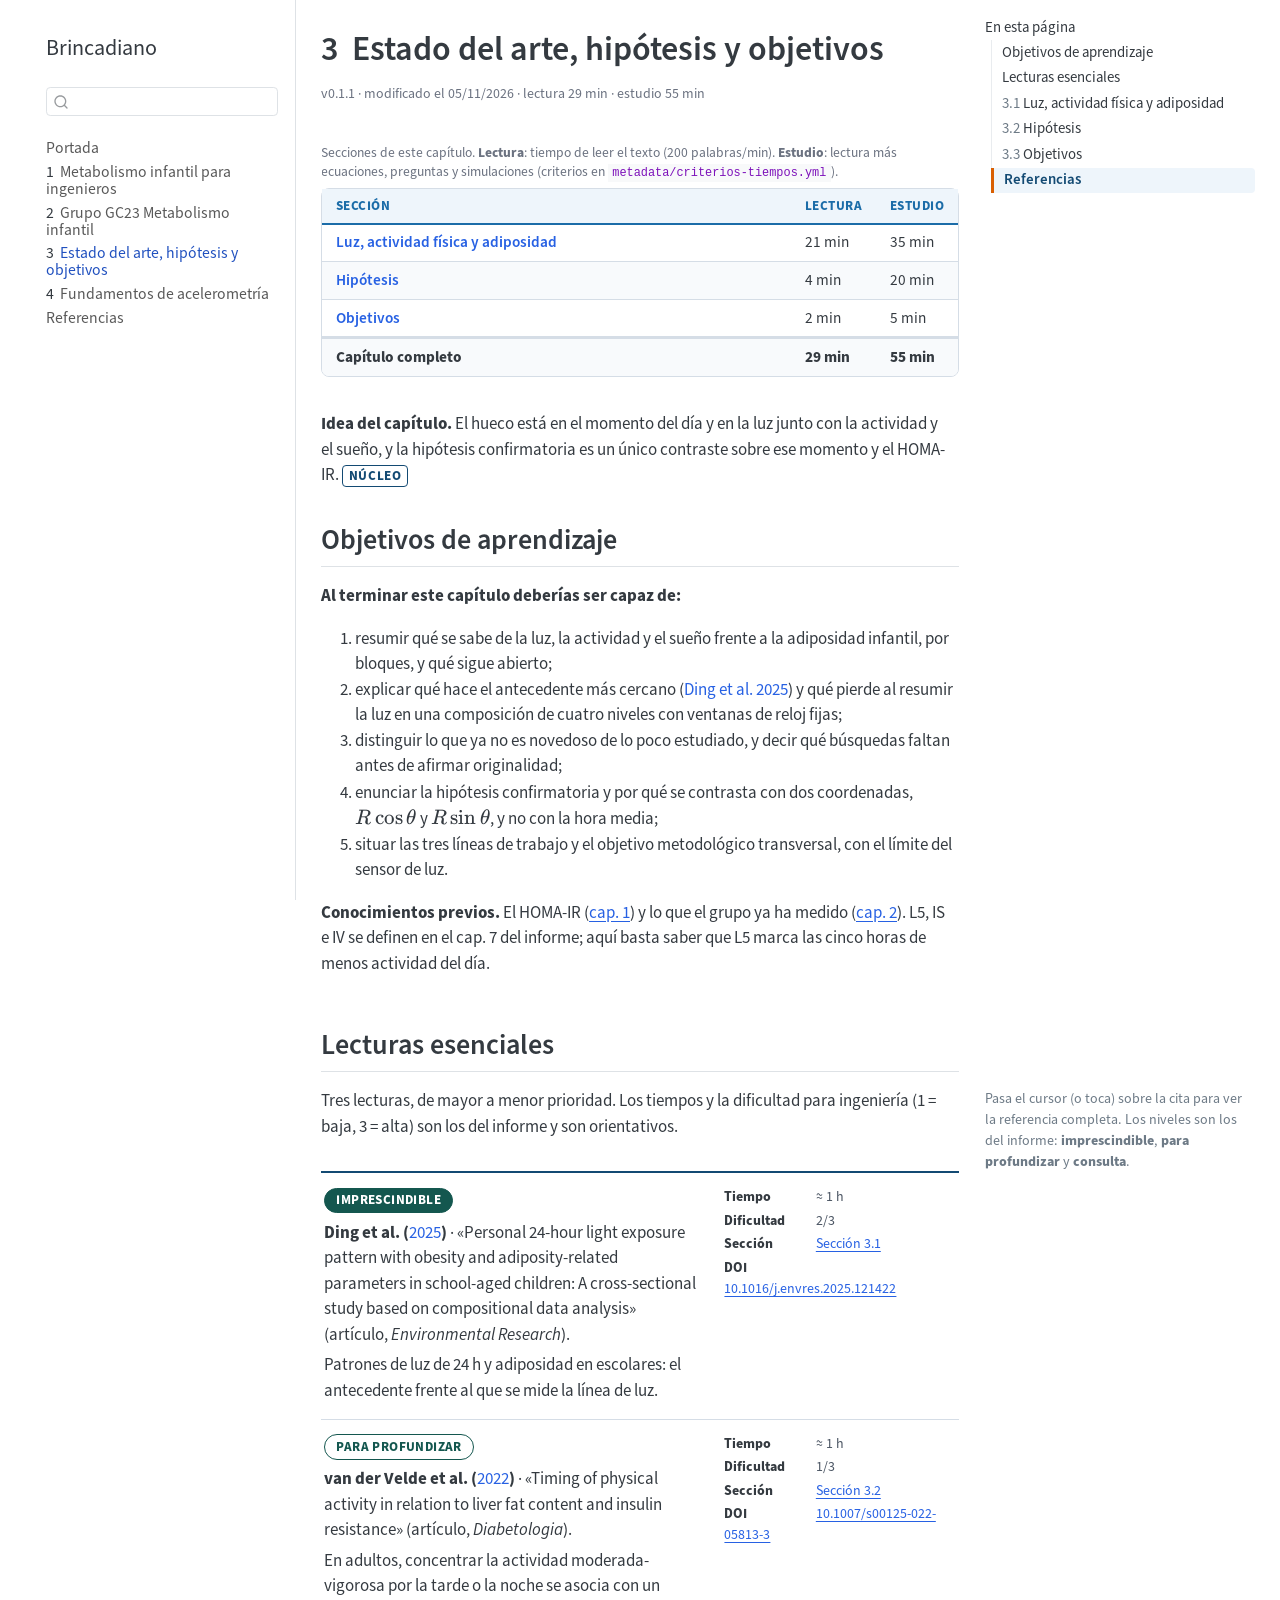
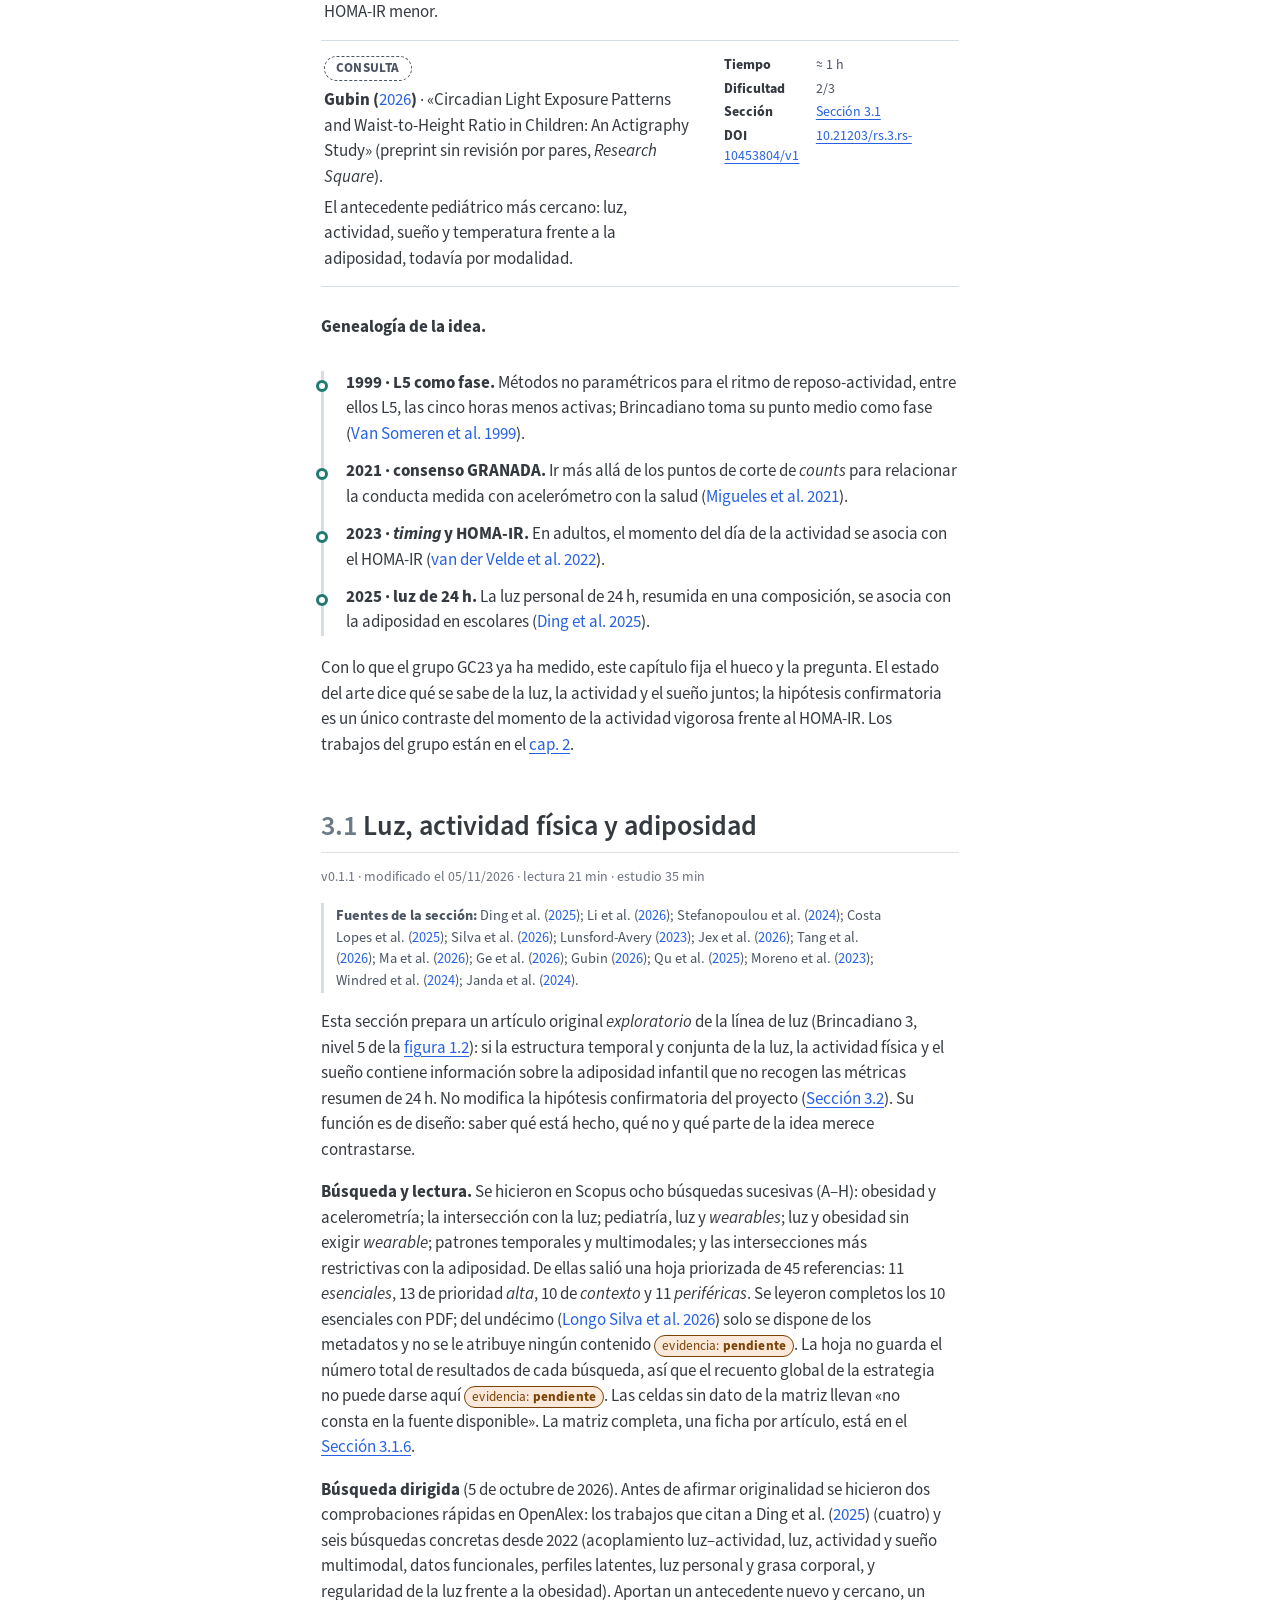
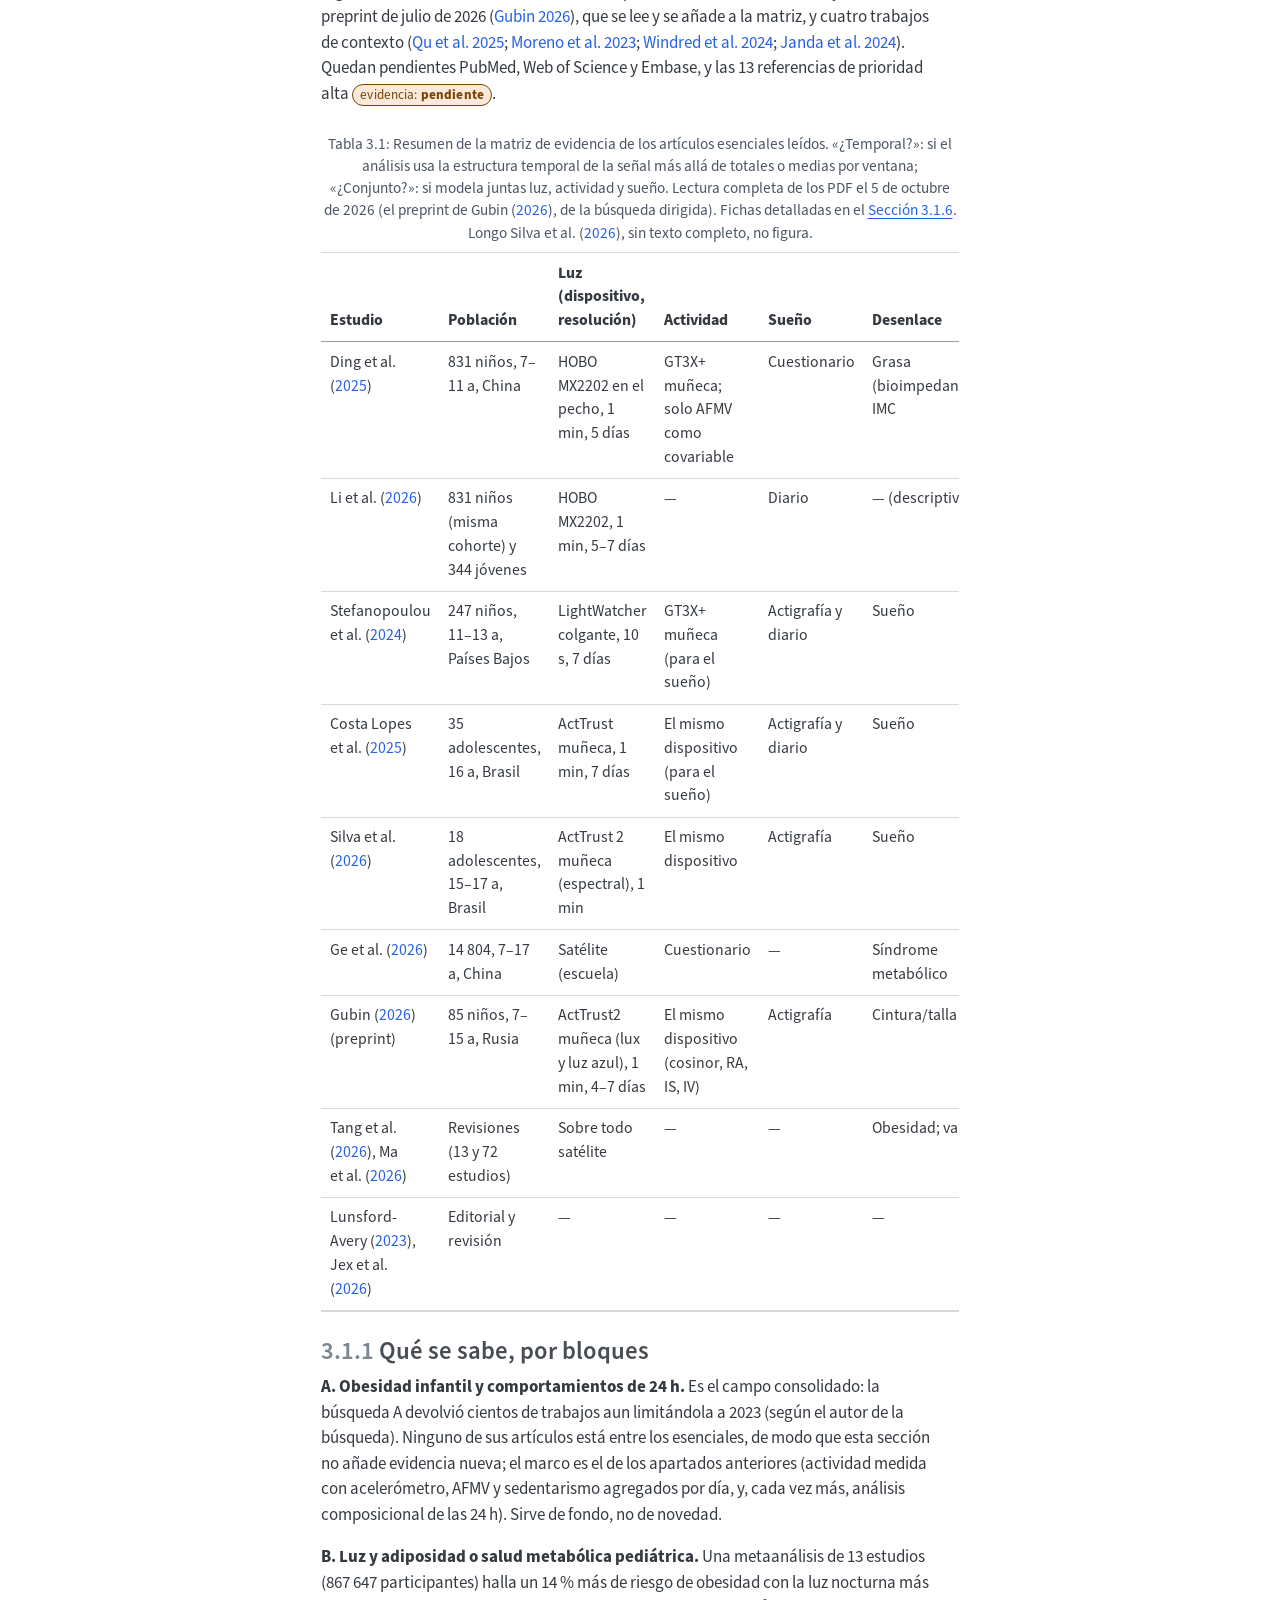
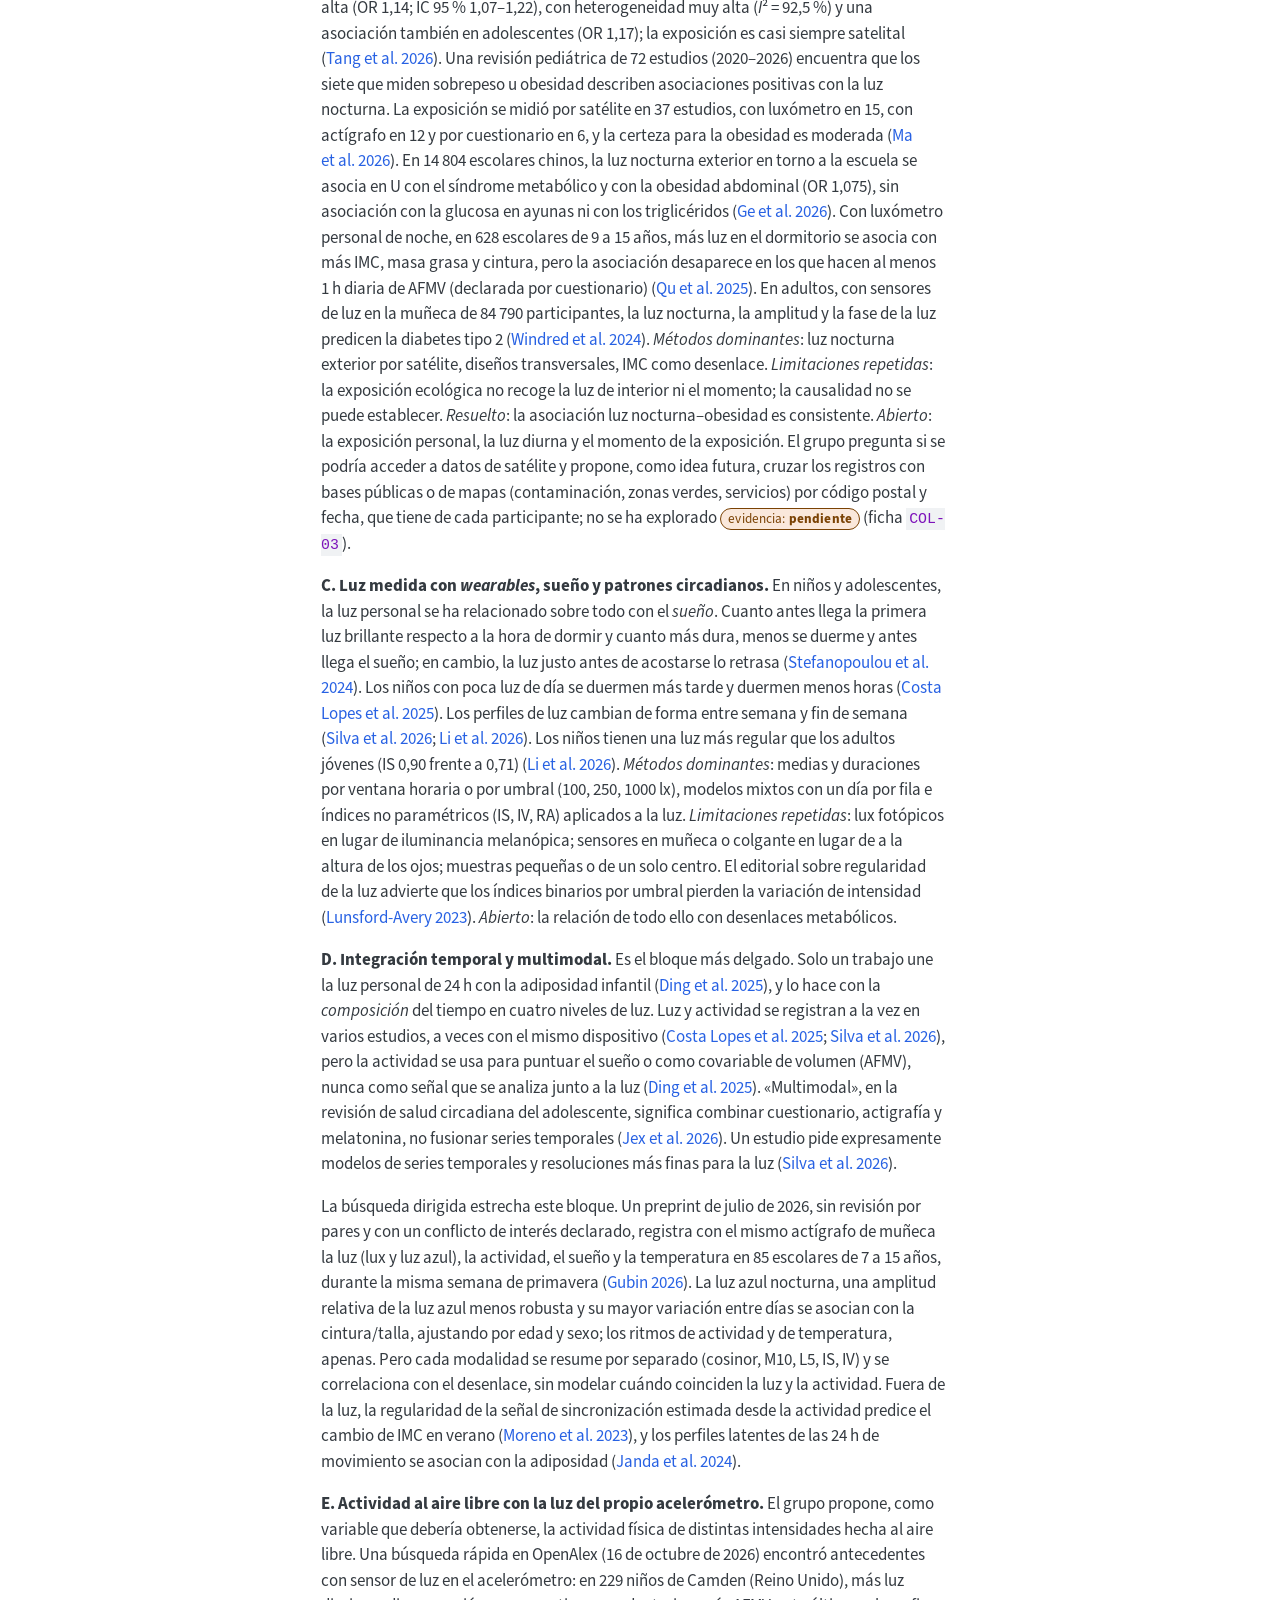
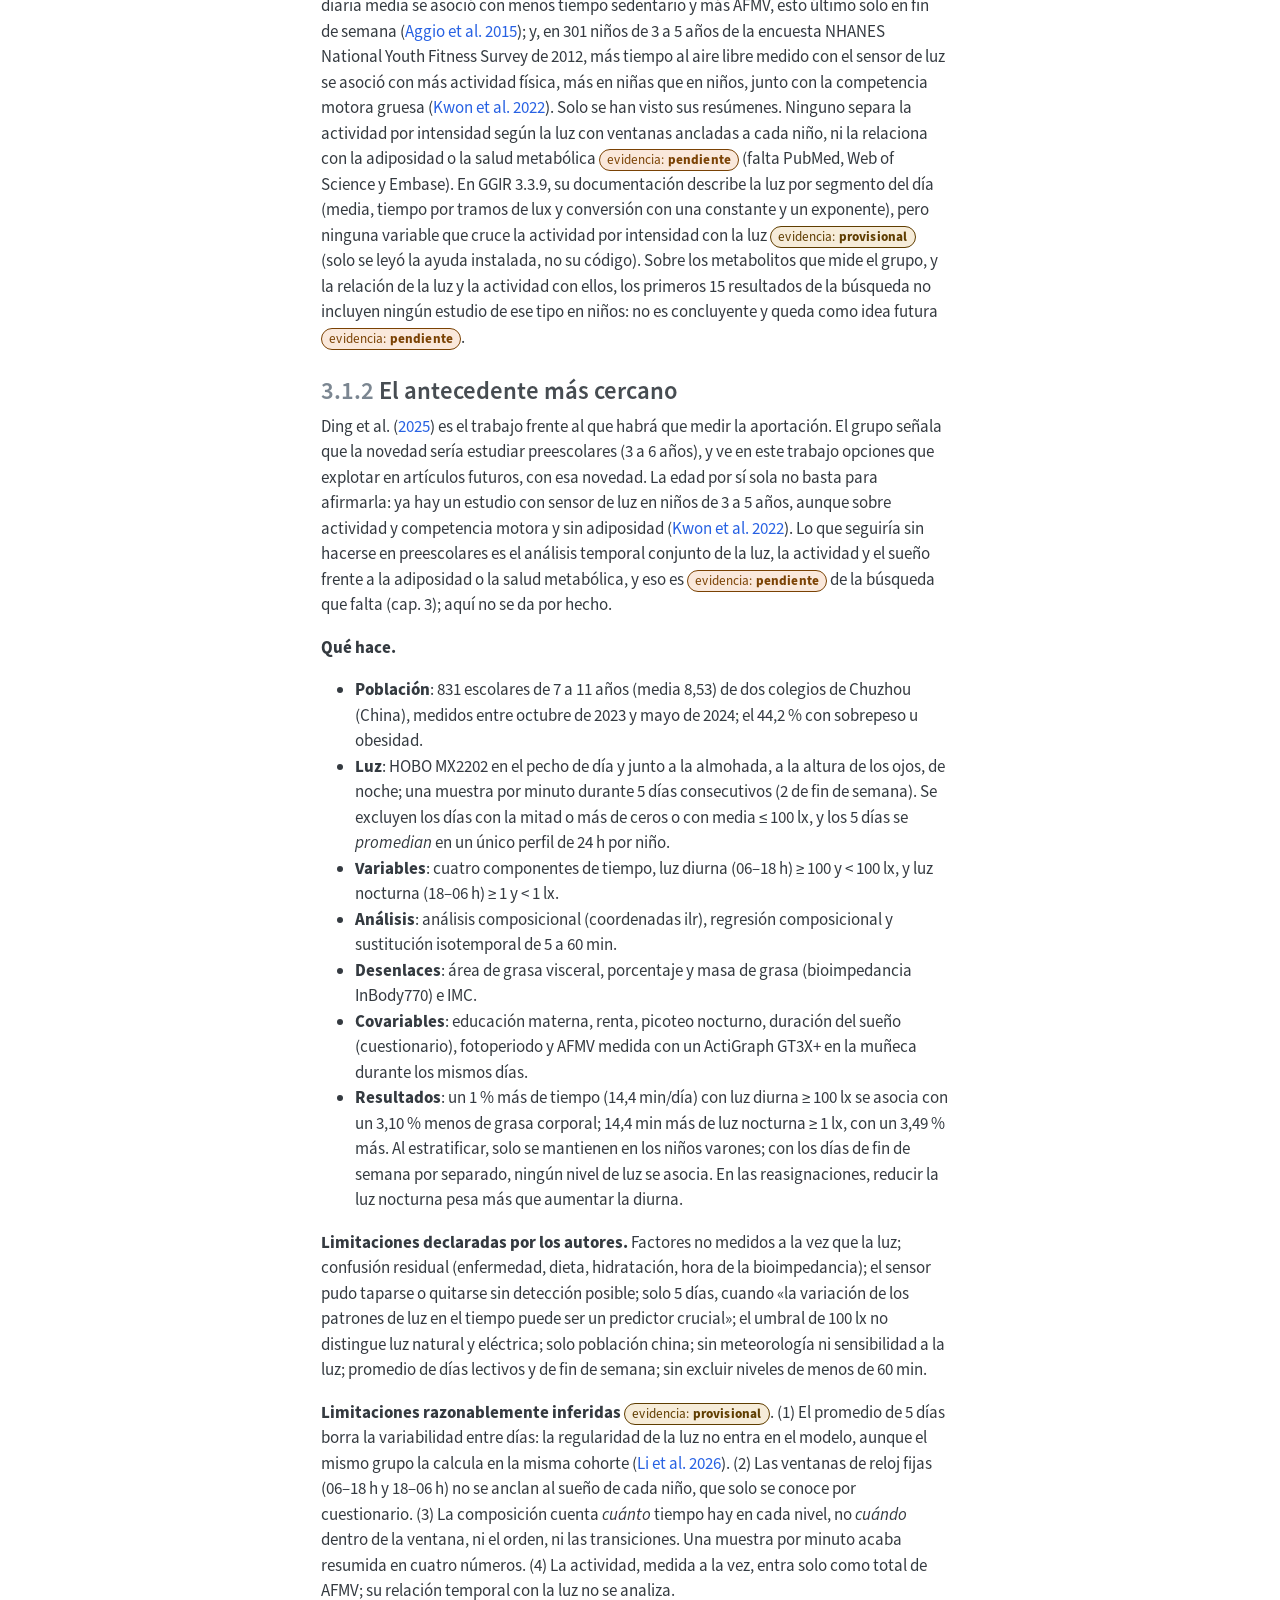
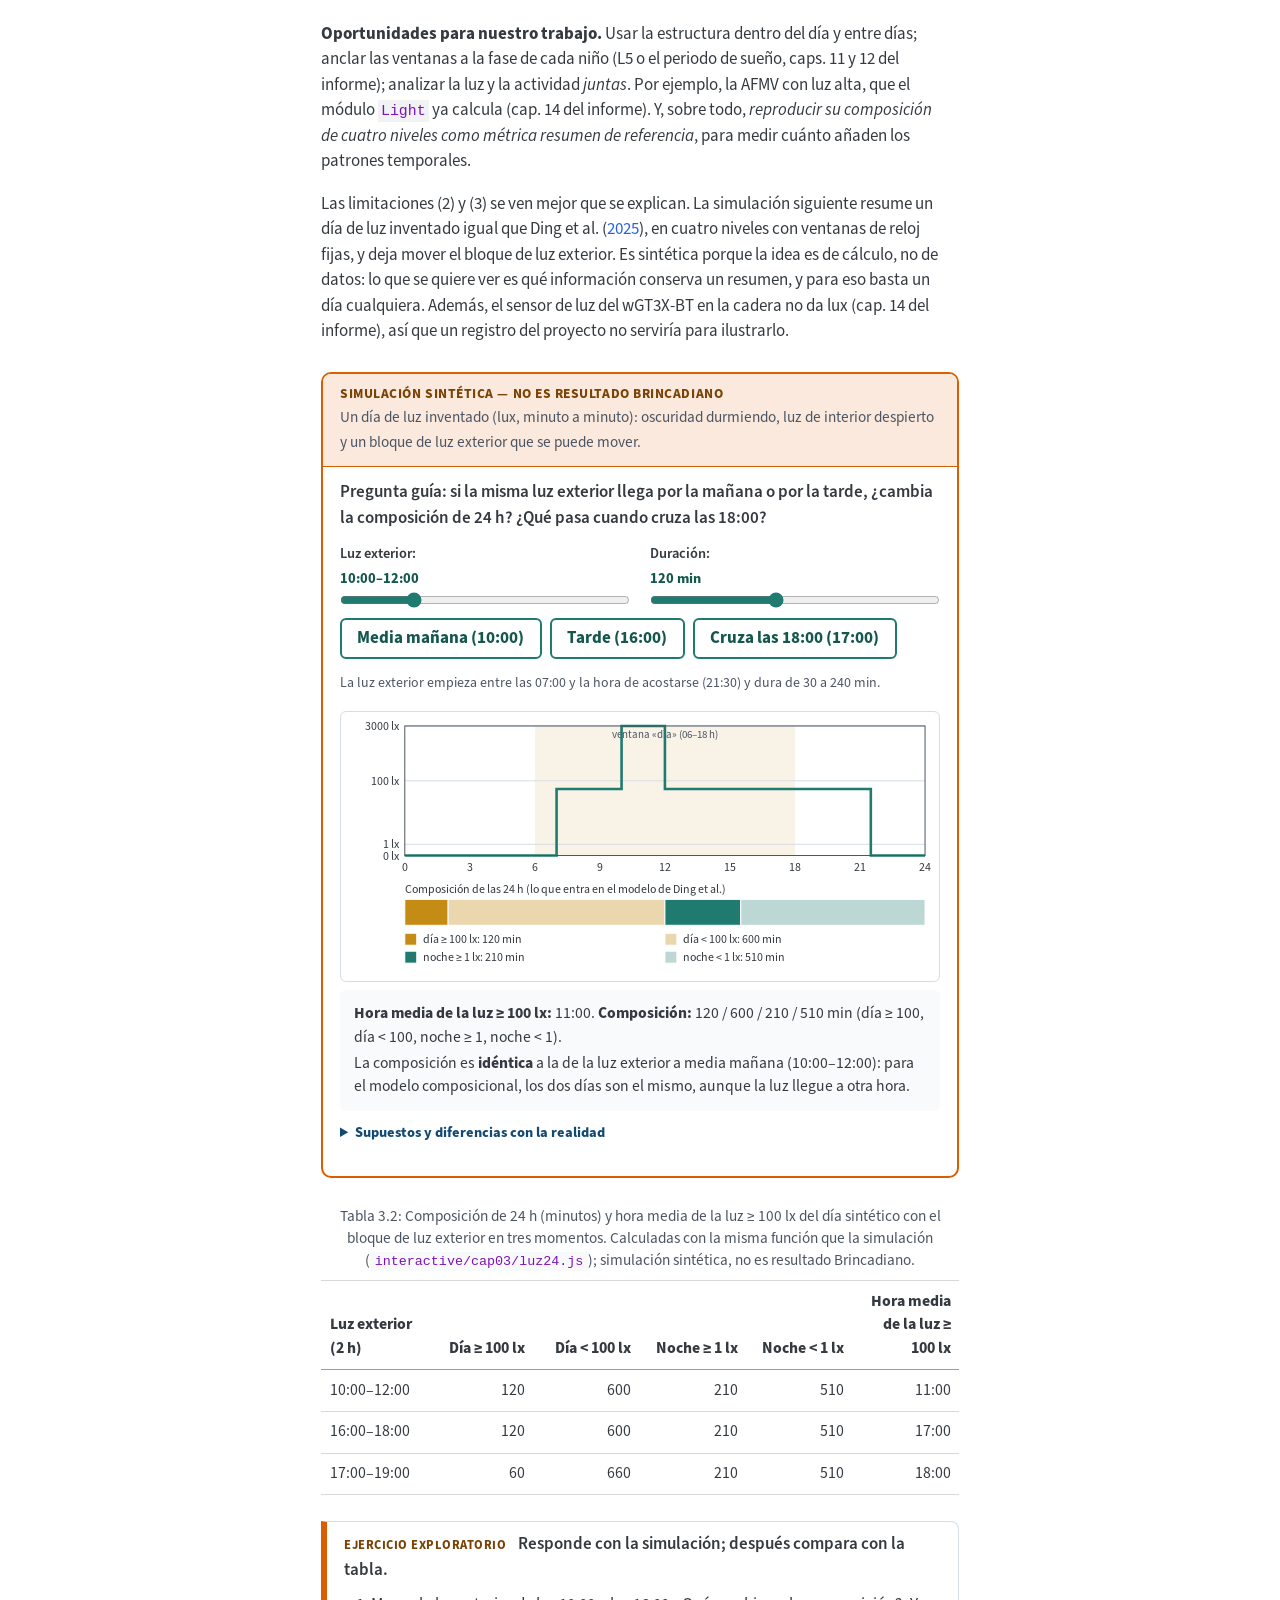
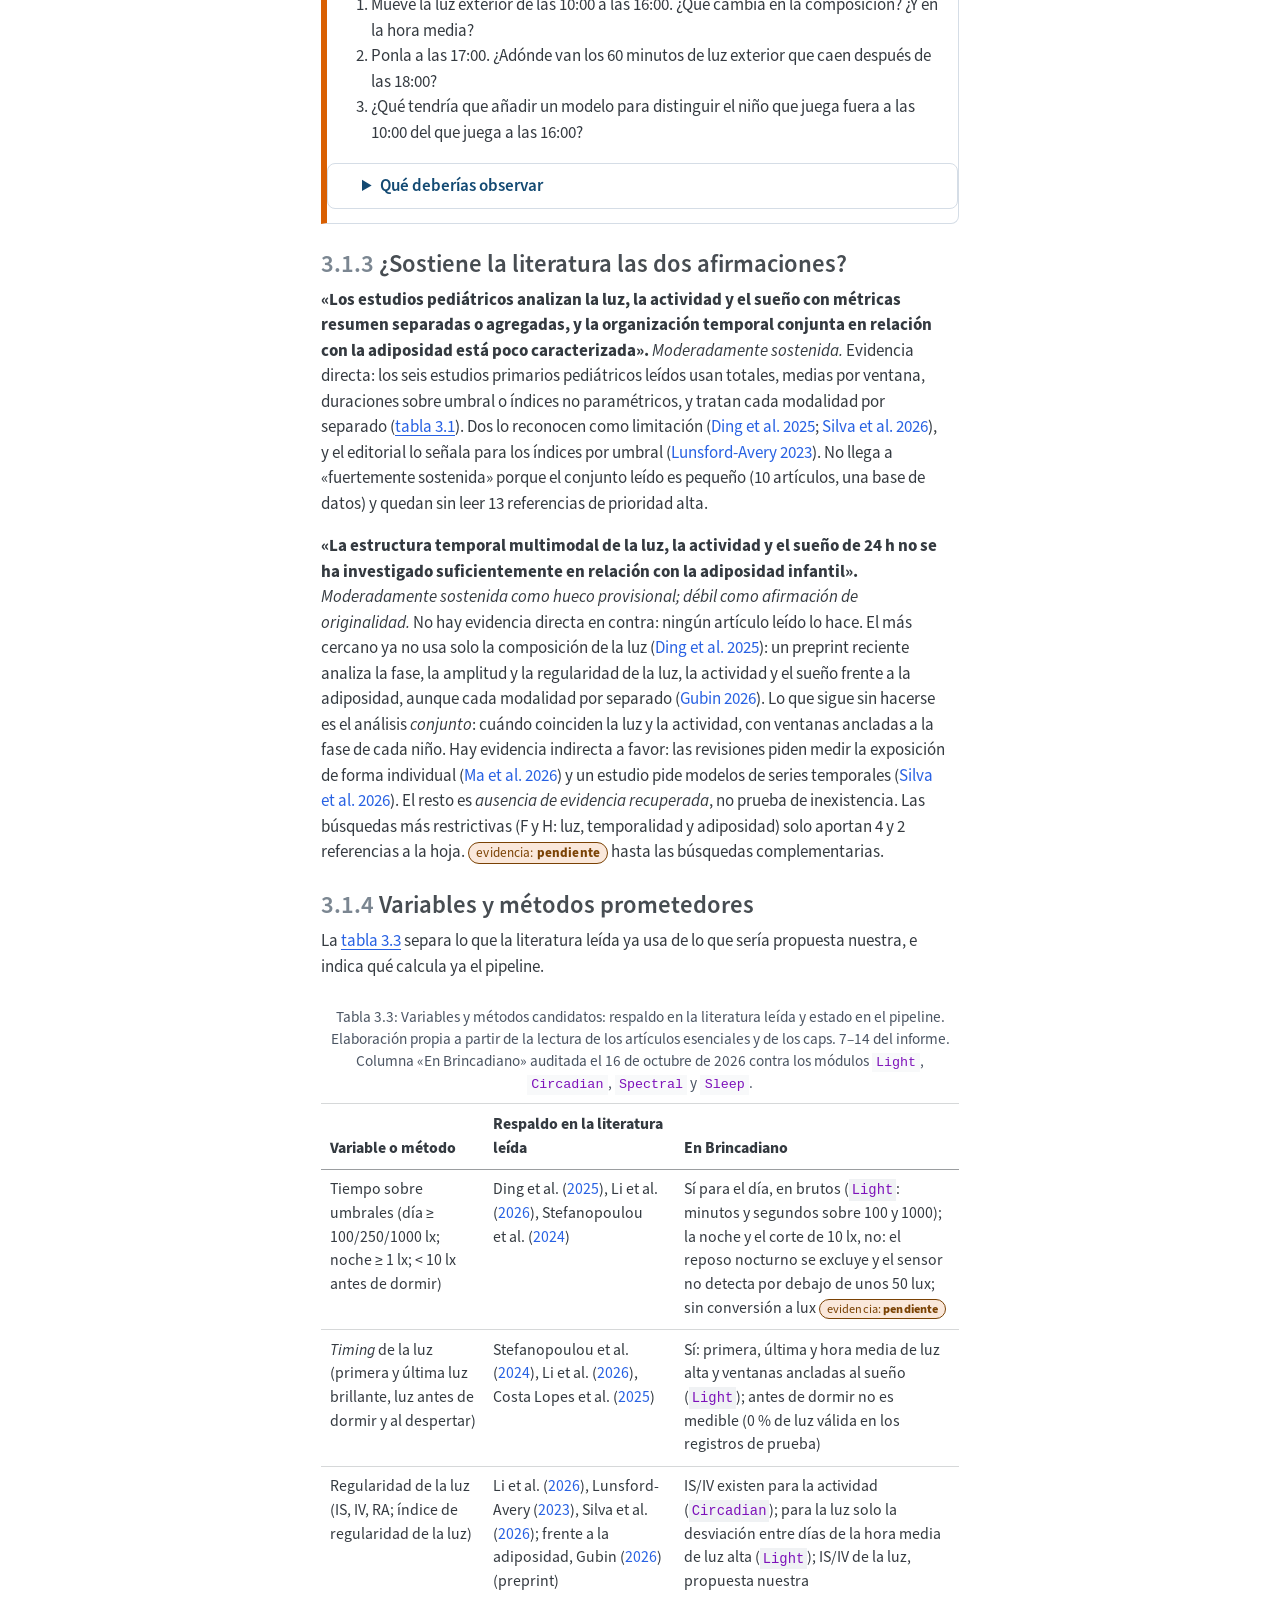
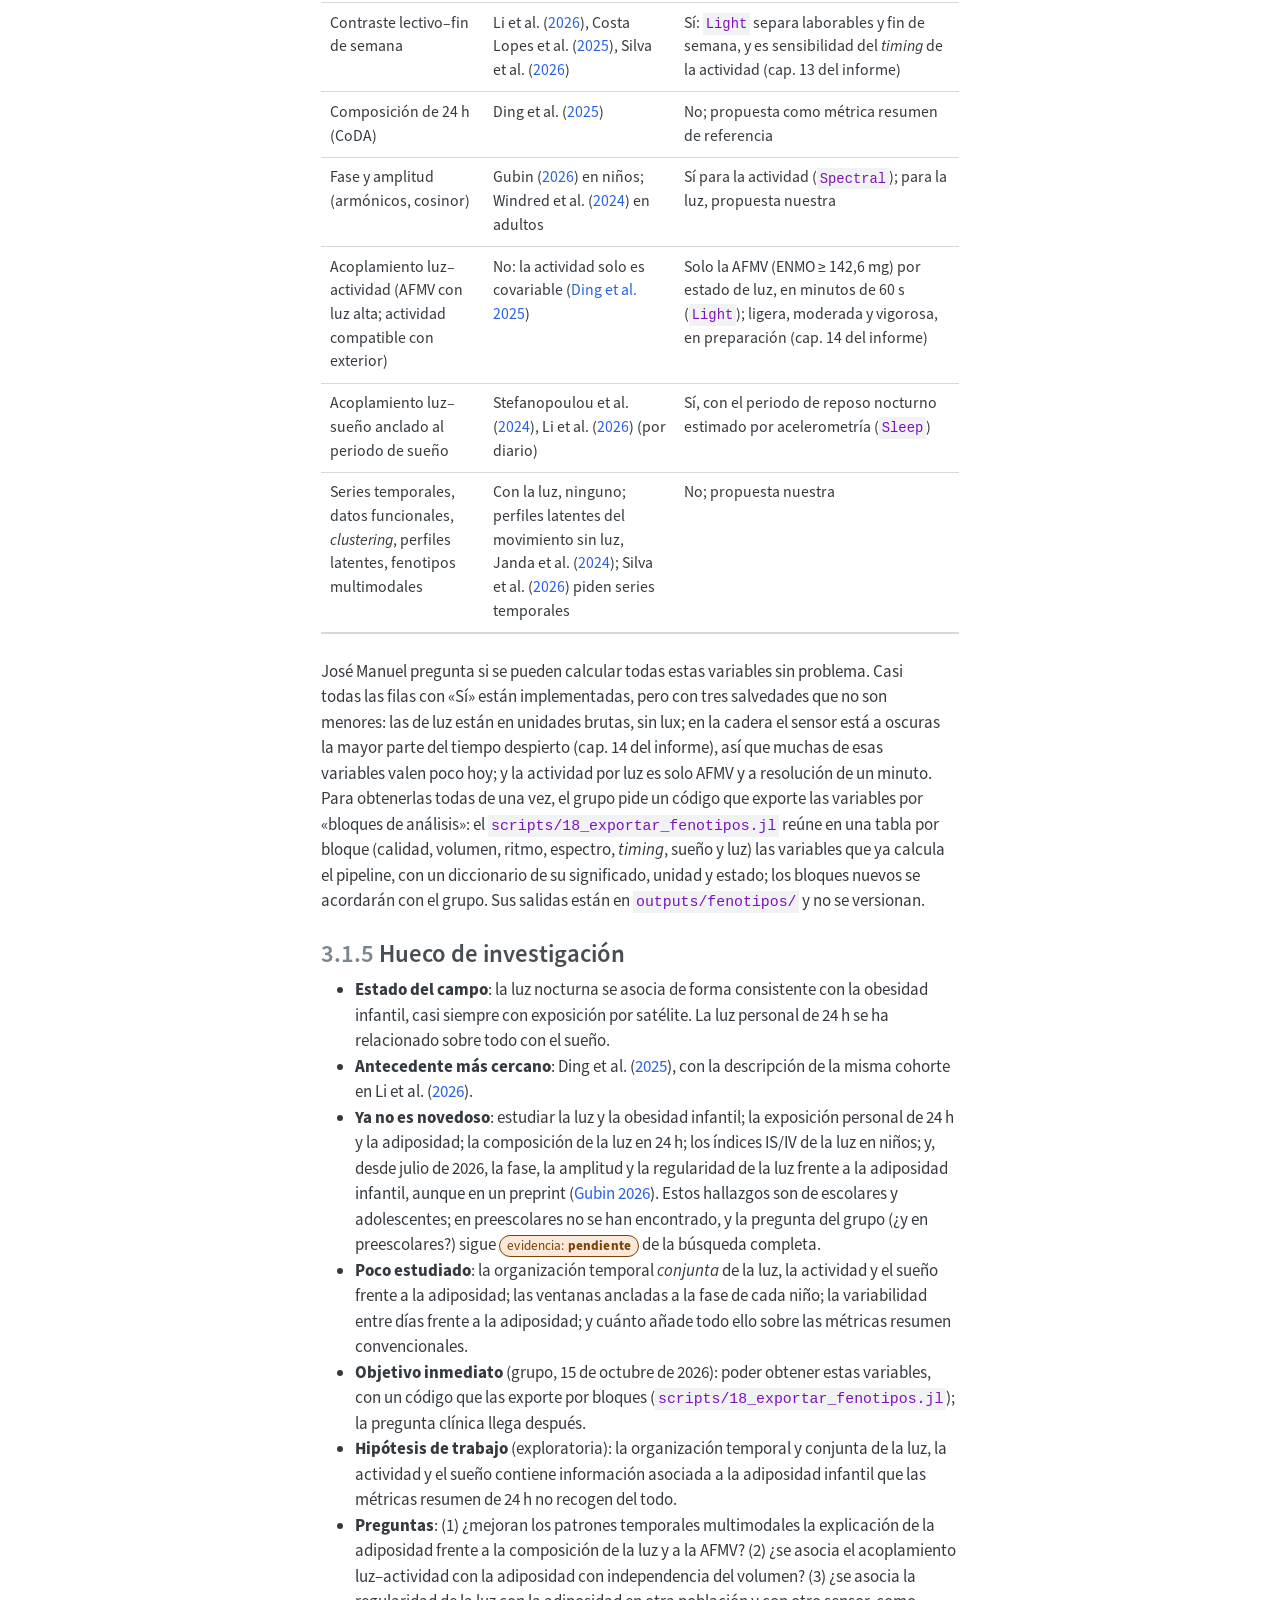
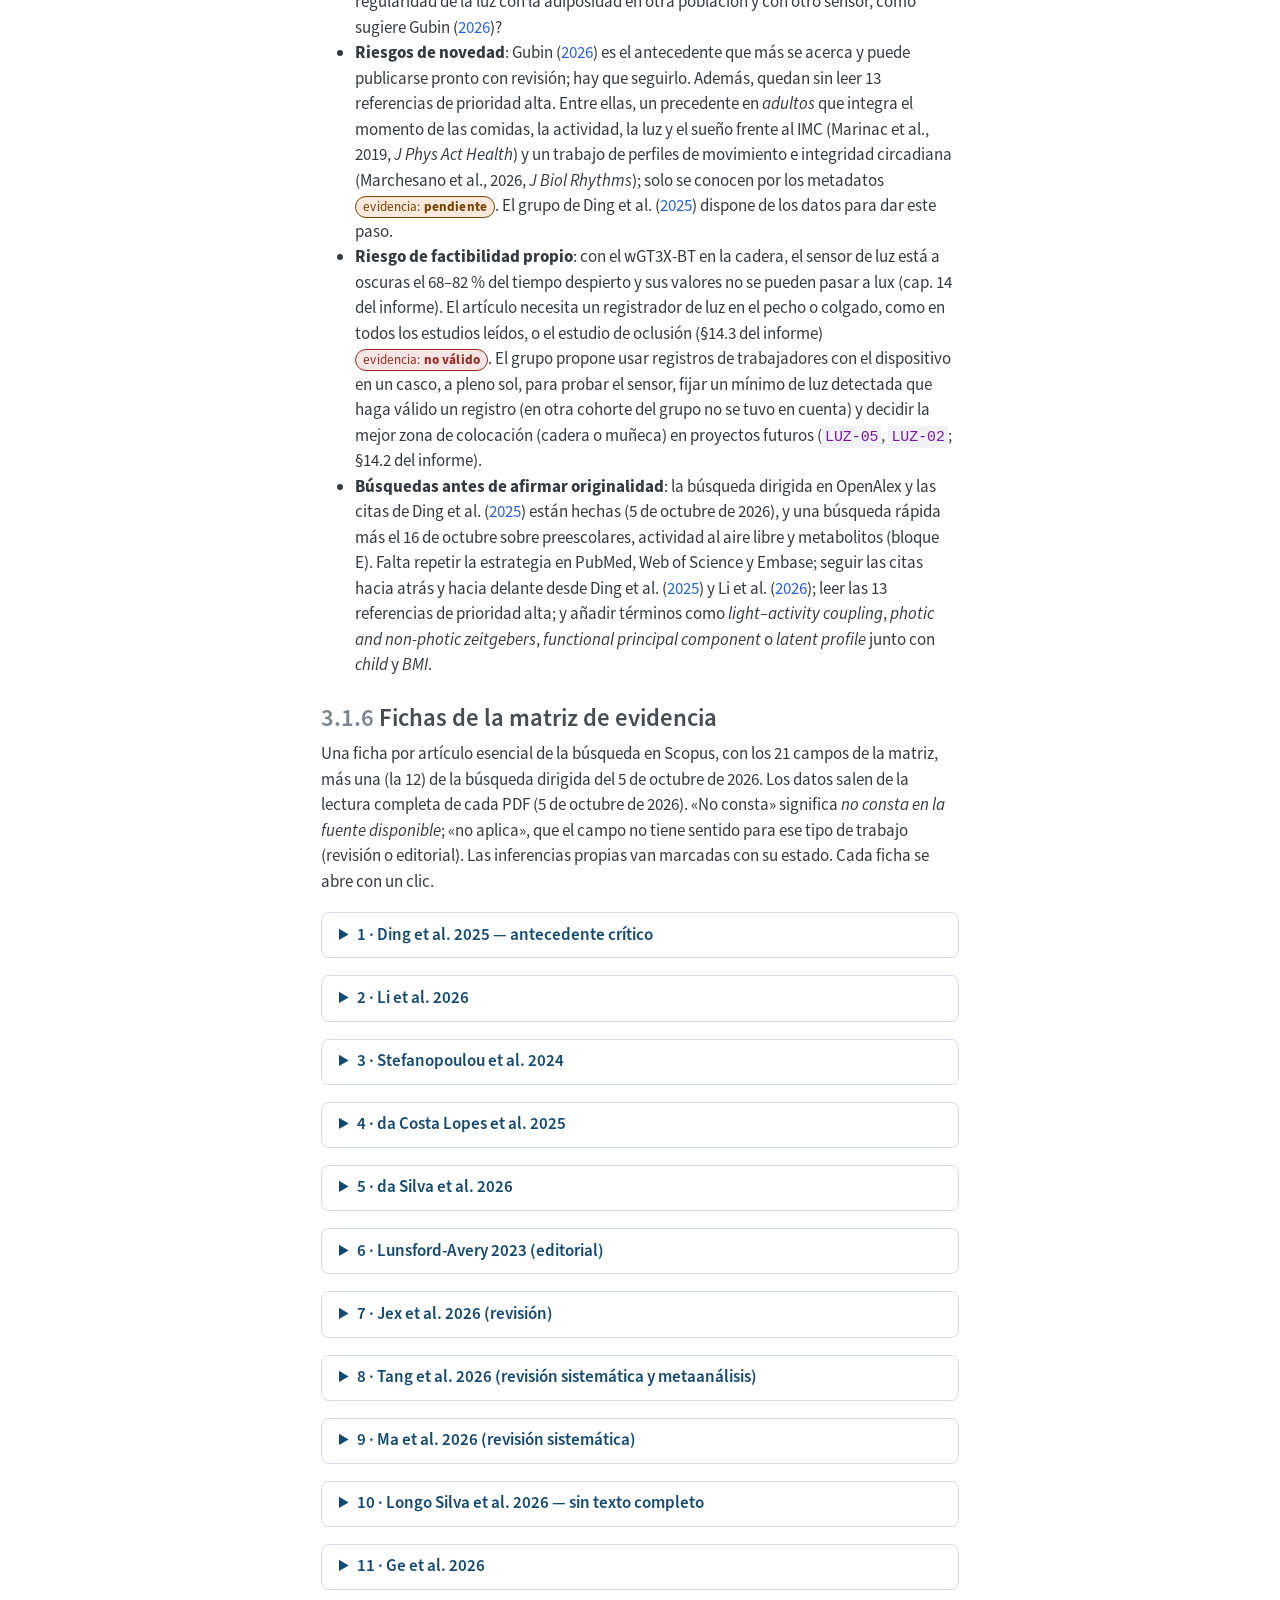
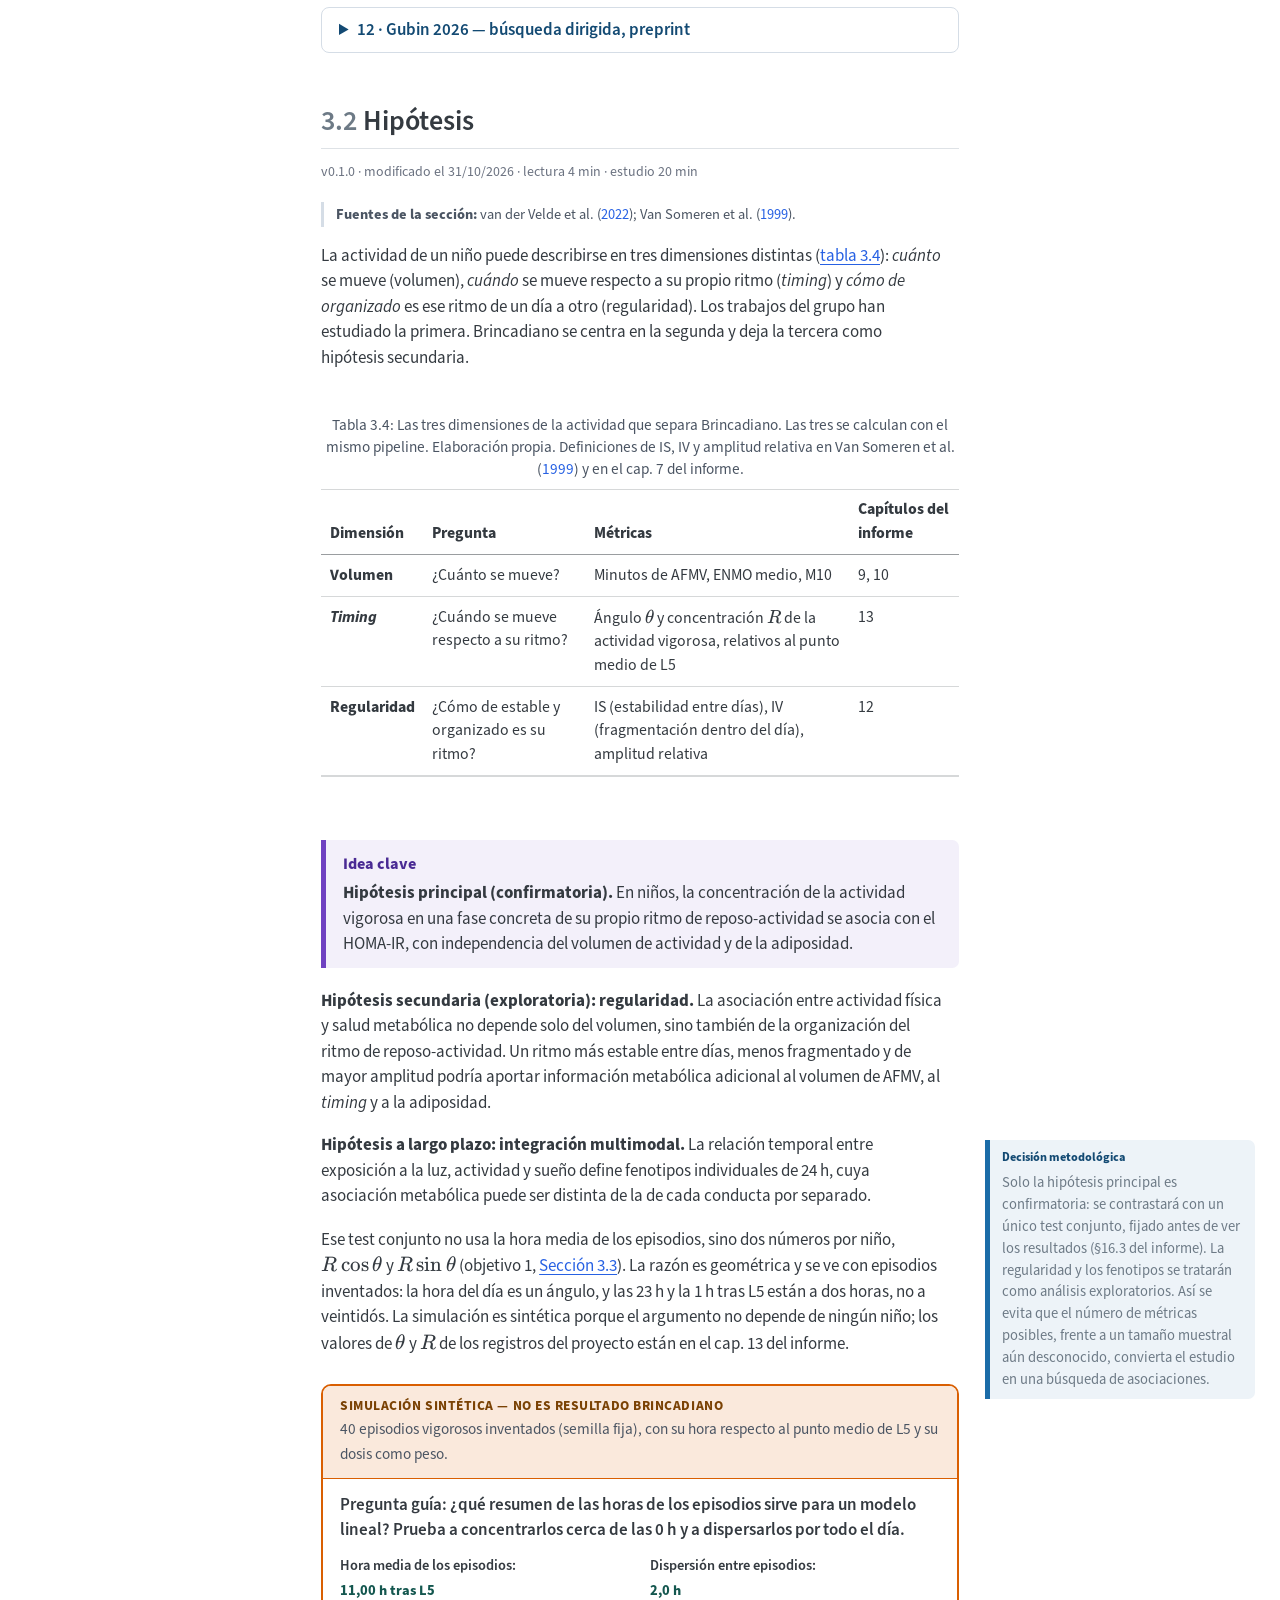
<file: chapters/03-estado-hipotesis.html>
<!DOCTYPE html>
<html xmlns="http://www.w3.org/1999/xhtml" lang="es" xml:lang="es"><head>

<meta charset="utf-8">
<meta name="generator" content="quarto-1.10.19">

<meta name="viewport" content="width=device-width, initial-scale=1.0, user-scalable=yes">


<title>3&nbsp; Estado del arte, hipótesis y objetivos – Brincadiano</title>
<style>
/* Default styles provided by pandoc.
** See https://pandoc.org/MANUAL.html#variables-for-html for config info.
*/
span.smallcaps{font-variant: small-caps;}
div.columns{display: flex; gap: 1.5em;}
div.column{flex: auto;}
@media screen {
div.columns{gap: min(4vw, 1.5em);}
div.column{overflow-x: auto;}
}
div.hanging-indent{margin-left: 1.5em; text-indent: -1.5em;}
ul.task-list{list-style: none;}
ul.task-list li input[type="checkbox"] {
  width: 0.8em;
  margin: 0 0.8em 0.2em -1em; /* quarto-specific, see https://github.com/quarto-dev/quarto-cli/issues/4556 */ 
  vertical-align: middle;
}
/* CSS for citations */
div.csl-bib-body { }
div.csl-entry {
  clear: both;
}
.hanging-indent div.csl-entry {
  margin-left:2em;
  text-indent:-2em;
}
div.csl-left-margin {
  min-width:2em;
  float:left;
}
div.csl-right-inline {
  margin-left:2em;
  padding-left:1em;
}
div.csl-indent {
  margin-left: 2em;
}</style>


<script src="../site_libs/quarto-nav/quarto-nav.js"></script>
<script src="../site_libs/quarto-nav/headroom.min.js"></script>
<script src="../site_libs/clipboard/clipboard.min.js"></script>
<script src="../site_libs/quarto-search/autocomplete.umd.js"></script>
<script src="../site_libs/quarto-search/fuse.min.js"></script>
<script src="../site_libs/quarto-search/quarto-search.js"></script>
<meta name="quarto:offset" content="../">
<link href="../chapters/04-acelerometria.html" rel="next">
<link href="../chapters/02-grupo-gc23.html" rel="prev">
<script src="../site_libs/quarto-html/quarto.js" type="module"></script>
<script src="../site_libs/quarto-html/tabsets/tabsets.js" type="module"></script>
<script src="../site_libs/quarto-html/popper.min.js"></script>
<script src="../site_libs/quarto-html/tippy.umd.min.js"></script>
<script src="../site_libs/quarto-html/anchor.min.js"></script>
<link href="../site_libs/quarto-html/tippy.css" rel="stylesheet">
<link href="../site_libs/quarto-html/quarto-syntax-highlighting-bf27225e3a48a9273f3daa8f8e829971.css" rel="stylesheet" id="quarto-text-highlighting-styles">
<script src="../site_libs/bootstrap/bootstrap.min.js"></script>
<link href="../site_libs/bootstrap/bootstrap-icons.css" rel="stylesheet">
<link href="../site_libs/bootstrap/bootstrap-b12e71101a410aa398c066a74cb85b90.min.css" rel="stylesheet" append-hash="true" id="quarto-bootstrap" data-mode="light">
<script id="quarto-search-options" type="application/json">{
  "location": "sidebar",
  "copy-button": false,
  "collapse-after": 3,
  "panel-placement": "start",
  "type": "textbox",
  "limit": 50,
  "keyboard-shortcut": [
    "f",
    "/",
    "s"
  ],
  "show-item-context": false,
  "language": {
    "search-no-results-text": "No se han encontrado resultados",
    "search-matching-documents-text": "documentos encontrados",
    "search-copy-link-title": "Copiar el enlace en la búsqueda",
    "search-hide-matches-text": "Ocultar resultados adicionales",
    "search-more-match-text": "resultado adicional en este documento",
    "search-more-matches-text": "resultados adicionales en este documento",
    "search-clear-button-title": "Borrar",
    "search-text-placeholder": "",
    "search-detached-cancel-button-title": "Cancelar",
    "search-submit-button-title": "Enviar",
    "search-label": "Buscar"
  }
}</script>

  <script defer="" src="../vendor/katex/katex.min.js"></script>
  <script>document.addEventListener("DOMContentLoaded", function () {
 var mathElements = document.getElementsByClassName("math");
 var macros = [];
 for (var i = 0; i < mathElements.length; i++) {
  var texText = mathElements[i].firstChild;
  if (mathElements[i].tagName == "SPAN") {
   katex.render(texText.data, mathElements[i], {
    displayMode: mathElements[i].classList.contains('display'),
    throwOnError: false,
    macros: macros,
    fleqn: false
   });
}}});
  </script>
  <link rel="stylesheet" href="../vendor/katex/katex.min.css">

<script type="text/javascript">
const typesetMath = (el) => {
  if (window.MathJax) {
    // MathJax Typeset
    window.MathJax.typeset([el]);
  } else if (window.katex) {
    // KaTeX Render
    var mathElements = el.getElementsByClassName("math");
    var macros = [];
    for (var i = 0; i < mathElements.length; i++) {
      var texText = mathElements[i].firstChild;
      if (mathElements[i].tagName == "SPAN" && texText && texText.data) {
        window.katex.render(texText.data, mathElements[i], {
          displayMode: mathElements[i].classList.contains('display'),
          throwOnError: false,
          macros: macros,
          fleqn: false
        });
      }
    }
  }
}
window.Quarto = {
  typesetMath
};
</script>

<link rel="stylesheet" href="../assets/css/styles.css">
</head>

<body class="nav-sidebar floating slimcontent quarto-light">

<div id="quarto-search-results"></div>
  <header id="quarto-header" class="headroom fixed-top">
  <nav class="quarto-secondary-nav">
    <div class="container-fluid d-flex">
      <button type="button" class="quarto-btn-toggle btn" data-bs-toggle="collapse" role="button" data-bs-target=".quarto-sidebar-collapse-item" aria-controls="quarto-sidebar" aria-expanded="false" aria-label="Alternar barra lateral" onclick="if (window.quartoToggleHeadroom) { window.quartoToggleHeadroom(); }">
        <i class="bi bi-layout-text-sidebar-reverse"></i>
      </button>
        <nav class="quarto-page-breadcrumbs" aria-label="breadcrumb"><ol class="breadcrumb"><li class="breadcrumb-item"><a href="../chapters/03-estado-hipotesis.html"><span class="chapter-number">3</span>&nbsp; <span class="chapter-title">Estado del arte, hipótesis y objetivos</span></a></li></ol></nav>
        <a class="flex-grow-1" role="navigation" data-bs-toggle="collapse" data-bs-target=".quarto-sidebar-collapse-item" aria-controls="quarto-sidebar" aria-expanded="false" aria-label="Alternar barra lateral" onclick="if (window.quartoToggleHeadroom) { window.quartoToggleHeadroom(); }">      
        </a>
      <button type="button" class="btn quarto-search-button" aria-label="Buscar" onclick="window.quartoOpenSearch();">
        <i class="bi bi-search"></i>
      </button>
    </div>
  </nav>
</header>
<!-- content -->
<div id="quarto-content" class="quarto-container page-columns page-rows-contents page-layout-article">
<!-- sidebar -->
  <nav id="quarto-sidebar" class="sidebar collapse collapse-horizontal quarto-sidebar-collapse-item sidebar-navigation floating overflow-auto">
    <div class="pt-lg-2 mt-2 text-left sidebar-header">
    <div class="sidebar-title mb-0 py-0">
      <a href="../">Brincadiano</a> 
    </div>
      </div>
        <div class="mt-2 flex-shrink-0 align-items-center">
        <div class="sidebar-search">
        <div id="quarto-search" class="" title="Buscar"></div>
        </div>
        </div>
    <div class="sidebar-menu-container"> 
    <ul class="list-unstyled mt-1">
        <li class="sidebar-item">
  <div class="sidebar-item-container"> 
  <a href="../index.html" class="sidebar-item-text sidebar-link">
 <span class="menu-text">Portada</span></a>
  </div>
</li>
        <li class="sidebar-item">
  <div class="sidebar-item-container"> 
  <a href="../chapters/01-metabolismo-ingenieros.html" class="sidebar-item-text sidebar-link">
 <span class="menu-text"><span class="chapter-number">1</span>&nbsp; <span class="chapter-title">Metabolismo infantil para ingenieros</span></span></a>
  </div>
</li>
        <li class="sidebar-item">
  <div class="sidebar-item-container"> 
  <a href="../chapters/02-grupo-gc23.html" class="sidebar-item-text sidebar-link">
 <span class="menu-text"><span class="chapter-number">2</span>&nbsp; <span class="chapter-title">Grupo GC23 Metabolismo infantil</span></span></a>
  </div>
</li>
        <li class="sidebar-item">
  <div class="sidebar-item-container"> 
  <a href="../chapters/03-estado-hipotesis.html" class="sidebar-item-text sidebar-link active">
 <span class="menu-text"><span class="chapter-number">3</span>&nbsp; <span class="chapter-title">Estado del arte, hipótesis y objetivos</span></span></a>
  </div>
</li>
        <li class="sidebar-item">
  <div class="sidebar-item-container"> 
  <a href="../chapters/04-acelerometria.html" class="sidebar-item-text sidebar-link">
 <span class="menu-text"><span class="chapter-number">4</span>&nbsp; <span class="chapter-title">Fundamentos de acelerometría</span></span></a>
  </div>
</li>
        <li class="sidebar-item">
  <div class="sidebar-item-container"> 
  <a href="../chapters/99-referencias.html" class="sidebar-item-text sidebar-link">
 <span class="menu-text">Referencias</span></a>
  </div>
</li>
    </ul>
    </div>
</nav>
<div id="quarto-sidebar-glass" class="quarto-sidebar-collapse-item" data-bs-toggle="collapse" data-bs-target=".quarto-sidebar-collapse-item"></div>
<!-- margin-sidebar -->
    <div id="quarto-margin-sidebar" class="sidebar margin-sidebar">
        <nav id="TOC" role="doc-toc" class="toc-active">
    <h2 id="toc-title">En esta página</h2>
   
  <ul>
  <li><a href="#objetivos-de-aprendizaje" id="toc-objetivos-de-aprendizaje" class="nav-link active" data-scroll-target="#objetivos-de-aprendizaje">Objetivos de aprendizaje</a></li>
  <li><a href="#lecturas-esenciales" id="toc-lecturas-esenciales" class="nav-link" data-scroll-target="#lecturas-esenciales">Lecturas esenciales</a></li>
  <li><a href="#sec-ea-estado" id="toc-sec-ea-estado" class="nav-link" data-scroll-target="#sec-ea-estado"><span class="header-section-number">3.1</span> Luz, actividad física y adiposidad</a>
  <ul class="collapse">
  <li><a href="#sec-ea-bloques" id="toc-sec-ea-bloques" class="nav-link" data-scroll-target="#sec-ea-bloques"><span class="header-section-number">3.1.1</span> Qué se sabe, por bloques</a></li>
  <li><a href="#sec-ea-ding" id="toc-sec-ea-ding" class="nav-link" data-scroll-target="#sec-ea-ding"><span class="header-section-number">3.1.2</span> El antecedente más cercano</a></li>
  <li><a href="#sec-ea-afirmaciones" id="toc-sec-ea-afirmaciones" class="nav-link" data-scroll-target="#sec-ea-afirmaciones"><span class="header-section-number">3.1.3</span> ¿Sostiene la literatura las dos afirmaciones?</a></li>
  <li><a href="#sec-ea-variables" id="toc-sec-ea-variables" class="nav-link" data-scroll-target="#sec-ea-variables"><span class="header-section-number">3.1.4</span> Variables y métodos prometedores</a></li>
  <li><a href="#sec-ea-hueco" id="toc-sec-ea-hueco" class="nav-link" data-scroll-target="#sec-ea-hueco"><span class="header-section-number">3.1.5</span> Hueco de investigación</a></li>
  <li><a href="#sec-ea-matriz" id="toc-sec-ea-matriz" class="nav-link" data-scroll-target="#sec-ea-matriz"><span class="header-section-number">3.1.6</span> Fichas de la matriz de evidencia</a></li>
  </ul></li>
  <li><a href="#sec-ea-hipotesis" id="toc-sec-ea-hipotesis" class="nav-link" data-scroll-target="#sec-ea-hipotesis"><span class="header-section-number">3.2</span> Hipótesis</a></li>
  <li><a href="#sec-ea-objetivos" id="toc-sec-ea-objetivos" class="nav-link" data-scroll-target="#sec-ea-objetivos"><span class="header-section-number">3.3</span> Objetivos</a></li>
  <li><a href="#bibliography" id="toc-bibliography" class="nav-link" data-scroll-target="#bibliography">Referencias</a></li>
  </ul>
</nav>
    </div>
<!-- main -->
<main class="content page-columns page-full" id="quarto-document-content">

<header id="title-block-header" class="quarto-title-block default">
<div class="quarto-title">
<h1 class="title"><span id="sec-ea" class="quarto-section-identifier"><span class="chapter-number">3</span>&nbsp; <span class="chapter-title">Estado del arte, hipótesis y objetivos</span></span></h1>
</div>



<div class="quarto-title-meta">

    
  
    
  </div>
  


</header>


<div class="nm-meta nm-meta-capitulo" role="note">
<p>v0.1.1 · modificado el 05/11/2026 · lectura 29 min · estudio 55 min</p>
</div>
<div class="nm-nav">
<table><caption>Secciones de este capítulo. <strong>Lectura</strong>: tiempo de leer el texto (200 palabras/min). <strong>Estudio</strong>: lectura más ecuaciones, preguntas y simulaciones (criterios en <code>metadata/criterios-tiempos.yml</code>).</caption>
<thead><tr><th>Sección</th><th>Lectura</th><th>Estudio</th></tr></thead><tbody>
<tr><td><a href="#sec-ea-estado">Luz, actividad física y adiposidad</a></td><td>21 min</td><td>35 min</td></tr>
<tr><td><a href="#sec-ea-hipotesis">Hipótesis</a></td><td>4 min</td><td>20 min</td></tr>
<tr><td><a href="#sec-ea-objetivos">Objetivos</a></td><td>2 min</td><td>5 min</td></tr>
</tbody><tfoot><tr><th>Capítulo completo</th><th>29 min</th><th>55 min</th></tr></tfoot></table></div>
<!-- Fuente: report/chapters/01c_estado_hipotesis.tex, 01b_estado_arte.tex y 01b_matriz_evidencia.tex (commit 25ac67d del
     repositorio; sin cambios desde 54e2ab2) y su frase de cabecera en report/chapters/00_objetivos.tex.
     Cambios editoriales y bloques añadidos: quarto/docs/auditoria.md. -->
<p><strong>Idea del capítulo.</strong> El hueco está en el momento del día y en la luz junto con la actividad y el sueño, y la hipótesis confirmatoria es un único contraste sobre ese momento y el HOMA-IR. <span class="nm-ruta r-nucleo">núcleo</span></p>
<section id="objetivos-de-aprendizaje" class="level2 unnumbered" data-origen="ampliacion">
<h2 class="unnumbered anchored" data-anchor-id="objetivos-de-aprendizaje">Objetivos de aprendizaje</h2>
<p><strong>Al terminar este capítulo deberías ser capaz de:</strong></p>
<ol type="1">
<li>resumir qué se sabe de la luz, la actividad y el sueño frente a la adiposidad infantil, por bloques, y qué sigue abierto;</li>
<li>explicar qué hace el antecedente más cercano <span class="citation" data-cites="Ding2025Luz24h">(<a href="99-referencias.html#ref-Ding2025Luz24h" role="doc-biblioref">Ding et&nbsp;al. 2025</a>)</span> y qué pierde al resumir la luz en una composición de cuatro niveles con ventanas de reloj fijas;</li>
<li>distinguir lo que ya no es novedoso de lo poco estudiado, y decir qué búsquedas faltan antes de afirmar originalidad;</li>
<li>enunciar la hipótesis confirmatoria y por qué se contrasta con dos coordenadas, <span class="math inline">R\cos\theta</span> y <span class="math inline">R\sin\theta</span>, y no con la hora media;</li>
<li>situar las tres líneas de trabajo y el objetivo metodológico transversal, con el límite del sensor de luz.</li>
</ol>
<p><strong>Conocimientos previos.</strong> El HOMA-IR (<a href="../chapters/01-metabolismo-ingenieros.html">cap. 1</a>) y lo que el grupo ya ha medido (<a href="../chapters/02-grupo-gc23.html">cap. 2</a>). L5, IS e IV se definen en el cap. 7 del informe; aquí basta saber que L5 marca las cinco horas de menos actividad del día.</p>
</section>
<section id="lecturas-esenciales" class="level2 unnumbered page-columns page-full">
<h2 class="unnumbered anchored" data-anchor-id="lecturas-esenciales">Lecturas esenciales</h2>
<p>Tres lecturas, de mayor a menor prioridad. Los tiempos y la dificultad para ingeniería (1 = baja, 3 = alta) son los del informe y son orientativos.</p>

<div class="no-row-height column-margin column-container"><div class="">
<p>Pasa el cursor (o toca) sobre la cita para ver la referencia completa. Los niveles son los del informe: <strong>imprescindible</strong>, <strong>para profundizar</strong> y <strong>consulta</strong>.</p>
</div></div><div class="nm-lecturas">
<div class="nm-lectura">
<div class="nm-lec-nivel">
<p><span class="nm-prio nm-prio-1">Imprescindible</span></p>
</div>
<div class="nm-lec-cuerpo">
<p><strong><span class="citation" data-cites="Ding2025Luz24h">Ding et&nbsp;al. (<a href="99-referencias.html#ref-Ding2025Luz24h" role="doc-biblioref">2025</a>)</span></strong> · «Personal 24-hour light exposure pattern with obesity and adiposity-related parameters in school-aged children: A cross-sectional study based on compositional data analysis» (artículo, <em>Environmental Research</em>).</p>
<p>Patrones de luz de 24 h y adiposidad en escolares: el antecedente frente al que se mide la línea de luz.</p>
</div>
<ul>
<li><strong>Tiempo</strong> ≈ 1 h</li>
<li><strong>Dificultad</strong> 2/3</li>
<li><strong>Sección</strong> <a href="#sec-ea-estado" class="quarto-xref"><span>Sección 3.1</span></a></li>
<li><strong>DOI</strong> <a href="https://doi.org/10.1016/j.envres.2025.121422">10.1016/j.envres.2025.121422</a></li>
</ul>
</div>
<div class="nm-lectura">
<div class="nm-lec-nivel">
<p><span class="nm-prio nm-prio-2">Para profundizar</span></p>
</div>
<div class="nm-lec-cuerpo">
<p><strong><span class="citation" data-cites="vanderVelde2023">van der Velde et&nbsp;al. (<a href="99-referencias.html#ref-vanderVelde2023" role="doc-biblioref">2022</a>)</span></strong> · «Timing of physical activity in relation to liver fat content and insulin resistance» (artículo, <em>Diabetologia</em>).</p>
<p>En adultos, concentrar la actividad moderada-vigorosa por la tarde o la noche se asocia con un HOMA-IR menor.</p>
</div>
<ul>
<li><strong>Tiempo</strong> ≈ 1 h</li>
<li><strong>Dificultad</strong> 1/3</li>
<li><strong>Sección</strong> <a href="#sec-ea-hipotesis" class="quarto-xref"><span>Sección 3.2</span></a></li>
<li><strong>DOI</strong> <a href="https://doi.org/10.1007/s00125-022-05813-3">10.1007/s00125-022-05813-3</a></li>
</ul>
</div>
<div class="nm-lectura">
<div class="nm-lec-nivel">
<p><span class="nm-prio nm-prio-3">Consulta</span></p>
</div>
<div class="nm-lec-cuerpo">
<p><strong><span class="citation" data-cites="Gubin2026Preprint">Gubin (<a href="99-referencias.html#ref-Gubin2026Preprint" role="doc-biblioref">2026</a>)</span></strong> · «Circadian Light Exposure Patterns and Waist-to-Height Ratio in Children: An Actigraphy Study» (preprint sin revisión por pares, <em>Research Square</em>).</p>
<p>El antecedente pediátrico más cercano: luz, actividad, sueño y temperatura frente a la adiposidad, todavía por modalidad.</p>
</div>
<ul>
<li><strong>Tiempo</strong> ≈ 1 h</li>
<li><strong>Dificultad</strong> 2/3</li>
<li><strong>Sección</strong> <a href="#sec-ea-estado" class="quarto-xref"><span>Sección 3.1</span></a></li>
<li><strong>DOI</strong> <a href="https://doi.org/10.21203/rs.3.rs-10453804/v1">10.21203/rs.3.rs-10453804/v1</a></li>
</ul>
</div>
</div>
<p><strong>Genealogía de la idea.</strong></p>
<div class="nm-linea">
<ul>
<li><strong>1999 · L5 como fase.</strong> Métodos no paramétricos para el ritmo de reposo-actividad, entre ellos L5, las cinco horas menos activas; Brincadiano toma su punto medio como fase <span class="citation" data-cites="VanSomeren1999">(<a href="99-referencias.html#ref-VanSomeren1999" role="doc-biblioref">Van Someren et&nbsp;al. 1999</a>)</span>.</li>
<li><strong>2021 · consenso GRANADA.</strong> Ir más allá de los puntos de corte de <em>counts</em> para relacionar la conducta medida con acelerómetro con la salud <span class="citation" data-cites="Migueles2021GRANADA">(<a href="99-referencias.html#ref-Migueles2021GRANADA" role="doc-biblioref">Migueles et&nbsp;al. 2021</a>)</span>.</li>
<li><strong>2023 · <em>timing</em> y HOMA-IR.</strong> En adultos, el momento del día de la actividad se asocia con el HOMA-IR <span class="citation" data-cites="vanderVelde2023">(<a href="99-referencias.html#ref-vanderVelde2023" role="doc-biblioref">van der Velde et&nbsp;al. 2022</a>)</span>.</li>
<li><strong>2025 · luz de 24 h.</strong> La luz personal de 24 h, resumida en una composición, se asocia con la adiposidad en escolares <span class="citation" data-cites="Ding2025Luz24h">(<a href="99-referencias.html#ref-Ding2025Luz24h" role="doc-biblioref">Ding et&nbsp;al. 2025</a>)</span>.</li>
</ul>
</div>
<p>Con lo que el grupo GC23 ya ha medido, este capítulo fija el hueco y la pregunta. El estado del arte dice qué se sabe de la luz, la actividad y el sueño juntos; la hipótesis confirmatoria es un único contraste del momento de la actividad vigorosa frente al HOMA-IR. Los trabajos del grupo están en el <a href="../chapters/02-grupo-gc23.html">cap. 2</a>.</p>
</section>
<section id="sec-ea-estado" class="level2" data-number="3.1">
<h2 data-number="3.1" class="anchored" data-anchor-id="sec-ea-estado"><span class="header-section-number">3.1</span> Luz, actividad física y adiposidad</h2>
<div class="nm-meta" role="note">
<p>v0.1.1 · modificado el 05/11/2026 · lectura 21 min · estudio 35 min</p>
</div>
<div class="nm-fuentes">
<p><strong>Fuentes de la sección:</strong> <span class="citation" data-cites="Ding2025Luz24h">Ding et&nbsp;al. (<a href="99-referencias.html#ref-Ding2025Luz24h" role="doc-biblioref">2025</a>)</span>; <span class="citation" data-cites="Li2026PatronLuz">Li et&nbsp;al. (<a href="99-referencias.html#ref-Li2026PatronLuz" role="doc-biblioref">2026</a>)</span>; <span class="citation" data-cites="Stefanopoulou2024ABCD">Stefanopoulou et&nbsp;al. (<a href="99-referencias.html#ref-Stefanopoulou2024ABCD" role="doc-biblioref">2024</a>)</span>; <span class="citation" data-cites="CostaLopes2025Luz">Costa Lopes et&nbsp;al. (<a href="99-referencias.html#ref-CostaLopes2025Luz" role="doc-biblioref">2025</a>)</span>; <span class="citation" data-cites="daSilva2026Ritmos">Silva et&nbsp;al. (<a href="99-referencias.html#ref-daSilva2026Ritmos" role="doc-biblioref">2026</a>)</span>; <span class="citation" data-cites="LunsfordAvery2023Regularidad">Lunsford-Avery (<a href="99-referencias.html#ref-LunsfordAvery2023Regularidad" role="doc-biblioref">2023</a>)</span>; <span class="citation" data-cites="Jex2026Multimodal">Jex et&nbsp;al. (<a href="99-referencias.html#ref-Jex2026Multimodal" role="doc-biblioref">2026</a>)</span>; <span class="citation" data-cites="Tang2026LAN">Tang et&nbsp;al. (<a href="99-referencias.html#ref-Tang2026LAN" role="doc-biblioref">2026</a>)</span>; <span class="citation" data-cites="Ma2026Contaminacion">Ma et&nbsp;al. (<a href="99-referencias.html#ref-Ma2026Contaminacion" role="doc-biblioref">2026</a>)</span>; <span class="citation" data-cites="Ge2026ALAN">Ge et&nbsp;al. (<a href="99-referencias.html#ref-Ge2026ALAN" role="doc-biblioref">2026</a>)</span>; <span class="citation" data-cites="Gubin2026Preprint">Gubin (<a href="99-referencias.html#ref-Gubin2026Preprint" role="doc-biblioref">2026</a>)</span>; <span class="citation" data-cites="Qu2025LAN">Qu et&nbsp;al. (<a href="99-referencias.html#ref-Qu2025LAN" role="doc-biblioref">2025</a>)</span>; <span class="citation" data-cites="Moreno2023ESRI">Moreno et&nbsp;al. (<a href="99-referencias.html#ref-Moreno2023ESRI" role="doc-biblioref">2023</a>)</span>; <span class="citation" data-cites="Windred2024Diabetes">Windred et&nbsp;al. (<a href="99-referencias.html#ref-Windred2024Diabetes" role="doc-biblioref">2024</a>)</span>; <span class="citation" data-cites="Janda2024Perfiles">Janda et&nbsp;al. (<a href="99-referencias.html#ref-Janda2024Perfiles" role="doc-biblioref">2024</a>)</span>.</p>
</div>
<p>Esta sección prepara un artículo original <em>exploratorio</em> de la línea de luz (Brincadiano 3, nivel 5 de la <a href="01-metabolismo-ingenieros.html#fig-arquitectura" class="quarto-xref">figura&nbsp;<span>1.2</span></a>): si la estructura temporal y conjunta de la luz, la actividad física y el sueño contiene información sobre la adiposidad infantil que no recogen las métricas resumen de 24 h. No modifica la hipótesis confirmatoria del proyecto (<a href="#sec-ea-hipotesis" class="quarto-xref"><span>Sección 3.2</span></a>). Su función es de diseño: saber qué está hecho, qué no y qué parte de la idea merece contrastarse.</p>
<p><strong>Búsqueda y lectura.</strong> Se hicieron en Scopus ocho búsquedas sucesivas (A–H): obesidad y acelerometría; la intersección con la luz; pediatría, luz y <em>wearables</em>; luz y obesidad sin exigir <em>wearable</em>; patrones temporales y multimodales; y las intersecciones más restrictivas con la adiposidad. De ellas salió una hoja priorizada de 45 referencias: 11 <em>esenciales</em>, 13 de prioridad <em>alta</em>, 10 de <em>contexto</em> y 11 <em>periféricas</em>. Se leyeron completos los 10 esenciales con PDF; del undécimo <span class="citation" data-cites="LongoSilva2026Luz">(<a href="99-referencias.html#ref-LongoSilva2026Luz" role="doc-biblioref">Longo Silva et&nbsp;al. 2026</a>)</span> solo se dispone de los metadatos y no se le atribuye ningún contenido <span class="estado e-pendiente">pendiente</span>. La hoja no guarda el número total de resultados de cada búsqueda, así que el recuento global de la estrategia no puede darse aquí <span class="estado e-pendiente">pendiente</span>. Las celdas sin dato de la matriz llevan «no consta en la fuente disponible». La matriz completa, una ficha por artículo, está en el <a href="#sec-ea-matriz" class="quarto-xref"><span>Sección 3.1.6</span></a>.</p>
<p><strong>Búsqueda dirigida</strong> (5 de octubre de 2026). Antes de afirmar originalidad se hicieron dos comprobaciones rápidas en OpenAlex: los trabajos que citan a <span class="citation" data-cites="Ding2025Luz24h">Ding et&nbsp;al. (<a href="99-referencias.html#ref-Ding2025Luz24h" role="doc-biblioref">2025</a>)</span> (cuatro) y seis búsquedas concretas desde 2022 (acoplamiento luz–actividad, luz, actividad y sueño multimodal, datos funcionales, perfiles latentes, luz personal y grasa corporal, y regularidad de la luz frente a la obesidad). Aportan un antecedente nuevo y cercano, un preprint de julio de 2026 <span class="citation" data-cites="Gubin2026Preprint">(<a href="99-referencias.html#ref-Gubin2026Preprint" role="doc-biblioref">Gubin 2026</a>)</span>, que se lee y se añade a la matriz, y cuatro trabajos de contexto <span class="citation" data-cites="Qu2025LAN Moreno2023ESRI Windred2024Diabetes Janda2024Perfiles">(<a href="99-referencias.html#ref-Qu2025LAN" role="doc-biblioref">Qu et&nbsp;al. 2025</a>; <a href="99-referencias.html#ref-Moreno2023ESRI" role="doc-biblioref">Moreno et&nbsp;al. 2023</a>; <a href="99-referencias.html#ref-Windred2024Diabetes" role="doc-biblioref">Windred et&nbsp;al. 2024</a>; <a href="99-referencias.html#ref-Janda2024Perfiles" role="doc-biblioref">Janda et&nbsp;al. 2024</a>)</span>. Quedan pendientes PubMed, Web of Science y Embase, y las 13 referencias de prioridad alta <span class="estado e-pendiente">pendiente</span>.</p>
<div id="tbl-estado-arte" class="nm-apilable quarto-float quarto-figure quarto-figure-center anchored">
<figure class="quarto-float quarto-float-tbl figure">
<figcaption class="quarto-float-caption-top quarto-float-caption quarto-float-tbl" id="tbl-estado-arte-caption-0ceaefa1-69ba-4598-a22c-09a6ac19f8ca">
Tabla&nbsp;3.1: Resumen de la matriz de evidencia de los artículos esenciales leídos. «¿Temporal?»: si el análisis usa la estructura temporal de la señal más allá de totales o medias por ventana; «¿Conjunto?»: si modela juntas luz, actividad y sueño. Lectura completa de los PDF el 5 de octubre de 2026 (el preprint de <span class="citation" data-cites="Gubin2026Preprint">Gubin (<a href="99-referencias.html#ref-Gubin2026Preprint" role="doc-biblioref">2026</a>)</span>, de la búsqueda dirigida). Fichas detalladas en el <a href="#sec-ea-matriz" class="quarto-xref"><span>Sección 3.1.6</span></a>. <span class="citation" data-cites="LongoSilva2026Luz">Longo Silva et&nbsp;al. (<a href="99-referencias.html#ref-LongoSilva2026Luz" role="doc-biblioref">2026</a>)</span>, sin texto completo, no figura.
</figcaption>
<div aria-describedby="tbl-estado-arte-caption-0ceaefa1-69ba-4598-a22c-09a6ac19f8ca">
<table class="nm-apilable caption-top table">
<colgroup>
<col style="width: 14%">
<col style="width: 14%">
<col style="width: 14%">
<col style="width: 14%">
<col style="width: 14%">
<col style="width: 14%">
<col style="width: 14%">
</colgroup>
<thead>
<tr class="header">
<th style="text-align: left;">Estudio</th>
<th style="text-align: left;">Población</th>
<th style="text-align: left;">Luz (dispositivo, resolución)</th>
<th style="text-align: left;">Actividad</th>
<th style="text-align: left;">Sueño</th>
<th style="text-align: left;">Desenlace</th>
<th style="text-align: left;">¿Temporal? ¿Conjunto?</th>
</tr>
</thead>
<tbody>
<tr class="odd">
<td style="text-align: left;" data-label="Estudio"><span class="citation" data-cites="Ding2025Luz24h">Ding et&nbsp;al. (<a href="99-referencias.html#ref-Ding2025Luz24h" role="doc-biblioref">2025</a>)</span></td>
<td style="text-align: left;" data-label="Población">831 niños, 7–11 a, China</td>
<td style="text-align: left;" data-label="Luz (dispositivo, resolución)">HOBO MX2202 en el pecho, 1 min, 5 días</td>
<td style="text-align: left;" data-label="Actividad">GT3X+ muñeca; solo AFMV como covariable</td>
<td style="text-align: left;" data-label="Sueño">Cuestionario</td>
<td style="text-align: left;" data-label="Desenlace">Grasa (bioimpedancia), IMC</td>
<td style="text-align: left;" data-label="¿Temporal? ¿Conjunto?">Composición 24 h (CoDA); no</td>
</tr>
<tr class="even">
<td style="text-align: left;" data-label="Estudio"><span class="citation" data-cites="Li2026PatronLuz">Li et&nbsp;al. (<a href="99-referencias.html#ref-Li2026PatronLuz" role="doc-biblioref">2026</a>)</span></td>
<td style="text-align: left;" data-label="Población">831 niños (misma cohorte) y 344 jóvenes</td>
<td style="text-align: left;" data-label="Luz (dispositivo, resolución)">HOBO MX2202, 1 min, 5–7 días</td>
<td style="text-align: left;" data-label="Actividad">—</td>
<td style="text-align: left;" data-label="Sueño">Diario</td>
<td style="text-align: left;" data-label="Desenlace">— (descriptivo)</td>
<td style="text-align: left;" data-label="¿Temporal? ¿Conjunto?">IS, IV, RA de la luz; no</td>
</tr>
<tr class="odd">
<td style="text-align: left;" data-label="Estudio"><span class="citation" data-cites="Stefanopoulou2024ABCD">Stefanopoulou et&nbsp;al. (<a href="99-referencias.html#ref-Stefanopoulou2024ABCD" role="doc-biblioref">2024</a>)</span></td>
<td style="text-align: left;" data-label="Población">247 niños, 11–13 a, Países Bajos</td>
<td style="text-align: left;" data-label="Luz (dispositivo, resolución)">LightWatcher colgante, 10 s, 7 días</td>
<td style="text-align: left;" data-label="Actividad">GT3X+ muñeca (para el sueño)</td>
<td style="text-align: left;" data-label="Sueño">Actigrafía y diario</td>
<td style="text-align: left;" data-label="Desenlace">Sueño</td>
<td style="text-align: left;" data-label="¿Temporal? ¿Conjunto?"><em>Timing</em> de luz brillante; no</td>
</tr>
<tr class="even">
<td style="text-align: left;" data-label="Estudio"><span class="citation" data-cites="CostaLopes2025Luz">Costa Lopes et&nbsp;al. (<a href="99-referencias.html#ref-CostaLopes2025Luz" role="doc-biblioref">2025</a>)</span></td>
<td style="text-align: left;" data-label="Población">35 adolescentes, 16 a, Brasil</td>
<td style="text-align: left;" data-label="Luz (dispositivo, resolución)">ActTrust muñeca, 1 min, 7 días</td>
<td style="text-align: left;" data-label="Actividad">El mismo dispositivo (para el sueño)</td>
<td style="text-align: left;" data-label="Sueño">Actigrafía y diario</td>
<td style="text-align: left;" data-label="Desenlace">Sueño</td>
<td style="text-align: left;" data-label="¿Temporal? ¿Conjunto?">Trayectorias por minuto; no</td>
</tr>
<tr class="odd">
<td style="text-align: left;" data-label="Estudio"><span class="citation" data-cites="daSilva2026Ritmos">Silva et&nbsp;al. (<a href="99-referencias.html#ref-daSilva2026Ritmos" role="doc-biblioref">2026</a>)</span></td>
<td style="text-align: left;" data-label="Población">18 adolescentes, 15–17 a, Brasil</td>
<td style="text-align: left;" data-label="Luz (dispositivo, resolución)">ActTrust 2 muñeca (espectral), 1 min</td>
<td style="text-align: left;" data-label="Actividad">El mismo dispositivo</td>
<td style="text-align: left;" data-label="Sueño">Actigrafía</td>
<td style="text-align: left;" data-label="Desenlace">Sueño</td>
<td style="text-align: left;" data-label="¿Temporal? ¿Conjunto?">Perfiles de 2 h; no</td>
</tr>
<tr class="even">
<td style="text-align: left;" data-label="Estudio"><span class="citation" data-cites="Ge2026ALAN">Ge et&nbsp;al. (<a href="99-referencias.html#ref-Ge2026ALAN" role="doc-biblioref">2026</a>)</span></td>
<td style="text-align: left;" data-label="Población">14 804, 7–17 a, China</td>
<td style="text-align: left;" data-label="Luz (dispositivo, resolución)">Satélite (escuela)</td>
<td style="text-align: left;" data-label="Actividad">Cuestionario</td>
<td style="text-align: left;" data-label="Sueño">—</td>
<td style="text-align: left;" data-label="Desenlace">Síndrome metabólico</td>
<td style="text-align: left;" data-label="¿Temporal? ¿Conjunto?">No; no</td>
</tr>
<tr class="odd">
<td style="text-align: left;" data-label="Estudio"><span class="citation" data-cites="Gubin2026Preprint">Gubin (<a href="99-referencias.html#ref-Gubin2026Preprint" role="doc-biblioref">2026</a>)</span> (preprint)</td>
<td style="text-align: left;" data-label="Población">85 niños, 7–15 a, Rusia</td>
<td style="text-align: left;" data-label="Luz (dispositivo, resolución)">ActTrust2 muñeca (lux y luz azul), 1 min, 4–7 días</td>
<td style="text-align: left;" data-label="Actividad">El mismo dispositivo (cosinor, RA, IS, IV)</td>
<td style="text-align: left;" data-label="Sueño">Actigrafía</td>
<td style="text-align: left;" data-label="Desenlace">Cintura/talla</td>
<td style="text-align: left;" data-label="¿Temporal? ¿Conjunto?">Cosinor e índices por modalidad; no</td>
</tr>
<tr class="even">
<td style="text-align: left;" data-label="Estudio"><span class="citation" data-cites="Tang2026LAN">Tang et&nbsp;al. (<a href="99-referencias.html#ref-Tang2026LAN" role="doc-biblioref">2026</a>)</span>, <span class="citation" data-cites="Ma2026Contaminacion">Ma et&nbsp;al. (<a href="99-referencias.html#ref-Ma2026Contaminacion" role="doc-biblioref">2026</a>)</span></td>
<td style="text-align: left;" data-label="Población">Revisiones (13 y 72 estudios)</td>
<td style="text-align: left;" data-label="Luz (dispositivo, resolución)">Sobre todo satélite</td>
<td style="text-align: left;" data-label="Actividad">—</td>
<td style="text-align: left;" data-label="Sueño">—</td>
<td style="text-align: left;" data-label="Desenlace">Obesidad; varios</td>
<td style="text-align: left;" data-label="¿Temporal? ¿Conjunto?">No; no</td>
</tr>
<tr class="odd">
<td style="text-align: left;" data-label="Estudio"><span class="citation" data-cites="LunsfordAvery2023Regularidad">Lunsford-Avery (<a href="99-referencias.html#ref-LunsfordAvery2023Regularidad" role="doc-biblioref">2023</a>)</span>, <span class="citation" data-cites="Jex2026Multimodal">Jex et&nbsp;al. (<a href="99-referencias.html#ref-Jex2026Multimodal" role="doc-biblioref">2026</a>)</span></td>
<td style="text-align: left;" data-label="Población">Editorial y revisión</td>
<td style="text-align: left;" data-label="Luz (dispositivo, resolución)">—</td>
<td style="text-align: left;" data-label="Actividad">—</td>
<td style="text-align: left;" data-label="Sueño">—</td>
<td style="text-align: left;" data-label="Desenlace">—</td>
<td style="text-align: left;" data-label="¿Temporal? ¿Conjunto?">Marco conceptual</td>
</tr>
</tbody>
</table>
</div>
</figure>
</div>
<section id="sec-ea-bloques" class="level3" data-number="3.1.1">
<h3 data-number="3.1.1" class="anchored" data-anchor-id="sec-ea-bloques"><span class="header-section-number">3.1.1</span> Qué se sabe, por bloques</h3>
<p><strong>A. Obesidad infantil y comportamientos de 24 h.</strong> Es el campo consolidado: la búsqueda A devolvió cientos de trabajos aun limitándola a 2023 (según el autor de la búsqueda). Ninguno de sus artículos está entre los esenciales, de modo que esta sección no añade evidencia nueva; el marco es el de los apartados anteriores (actividad medida con acelerómetro, AFMV y sedentarismo agregados por día, y, cada vez más, análisis composicional de las 24 h). Sirve de fondo, no de novedad.</p>
<p><strong>B. Luz y adiposidad o salud metabólica pediátrica.</strong> Una metaanálisis de 13 estudios (867 647 participantes) halla un 14 % más de riesgo de obesidad con la luz nocturna más alta (OR 1,14; IC 95 % 1,07–1,22), con heterogeneidad muy alta (<em>I</em>² = 92,5 %) y una asociación también en adolescentes (OR 1,17); la exposición es casi siempre satelital <span class="citation" data-cites="Tang2026LAN">(<a href="99-referencias.html#ref-Tang2026LAN" role="doc-biblioref">Tang et&nbsp;al. 2026</a>)</span>. Una revisión pediátrica de 72 estudios (2020–2026) encuentra que los siete que miden sobrepeso u obesidad describen asociaciones positivas con la luz nocturna. La exposición se midió por satélite en 37 estudios, con luxómetro en 15, con actígrafo en 12 y por cuestionario en 6, y la certeza para la obesidad es moderada <span class="citation" data-cites="Ma2026Contaminacion">(<a href="99-referencias.html#ref-Ma2026Contaminacion" role="doc-biblioref">Ma et&nbsp;al. 2026</a>)</span>. En 14 804 escolares chinos, la luz nocturna exterior en torno a la escuela se asocia en U con el síndrome metabólico y con la obesidad abdominal (OR 1,075), sin asociación con la glucosa en ayunas ni con los triglicéridos <span class="citation" data-cites="Ge2026ALAN">(<a href="99-referencias.html#ref-Ge2026ALAN" role="doc-biblioref">Ge et&nbsp;al. 2026</a>)</span>. Con luxómetro personal de noche, en 628 escolares de 9 a 15 años, más luz en el dormitorio se asocia con más IMC, masa grasa y cintura, pero la asociación desaparece en los que hacen al menos 1 h diaria de AFMV (declarada por cuestionario) <span class="citation" data-cites="Qu2025LAN">(<a href="99-referencias.html#ref-Qu2025LAN" role="doc-biblioref">Qu et&nbsp;al. 2025</a>)</span>. En adultos, con sensores de luz en la muñeca de 84 790 participantes, la luz nocturna, la amplitud y la fase de la luz predicen la diabetes tipo 2 <span class="citation" data-cites="Windred2024Diabetes">(<a href="99-referencias.html#ref-Windred2024Diabetes" role="doc-biblioref">Windred et&nbsp;al. 2024</a>)</span>. <em>Métodos dominantes</em>: luz nocturna exterior por satélite, diseños transversales, IMC como desenlace. <em>Limitaciones repetidas</em>: la exposición ecológica no recoge la luz de interior ni el momento; la causalidad no se puede establecer. <em>Resuelto</em>: la asociación luz nocturna–obesidad es consistente. <em>Abierto</em>: la exposición personal, la luz diurna y el momento de la exposición. El grupo pregunta si se podría acceder a datos de satélite y propone, como idea futura, cruzar los registros con bases públicas o de mapas (contaminación, zonas verdes, servicios) por código postal y fecha, que tiene de cada participante; no se ha explorado <span class="estado e-pendiente">pendiente</span> (ficha <code>COL-03</code>).</p>
<p><strong>C. Luz medida con <em>wearables</em>, sueño y patrones circadianos.</strong> En niños y adolescentes, la luz personal se ha relacionado sobre todo con el <em>sueño</em>. Cuanto antes llega la primera luz brillante respecto a la hora de dormir y cuanto más dura, menos se duerme y antes llega el sueño; en cambio, la luz justo antes de acostarse lo retrasa <span class="citation" data-cites="Stefanopoulou2024ABCD">(<a href="99-referencias.html#ref-Stefanopoulou2024ABCD" role="doc-biblioref">Stefanopoulou et&nbsp;al. 2024</a>)</span>. Los niños con poca luz de día se duermen más tarde y duermen menos horas <span class="citation" data-cites="CostaLopes2025Luz">(<a href="99-referencias.html#ref-CostaLopes2025Luz" role="doc-biblioref">Costa Lopes et&nbsp;al. 2025</a>)</span>. Los perfiles de luz cambian de forma entre semana y fin de semana <span class="citation" data-cites="daSilva2026Ritmos Li2026PatronLuz">(<a href="99-referencias.html#ref-daSilva2026Ritmos" role="doc-biblioref">Silva et&nbsp;al. 2026</a>; <a href="99-referencias.html#ref-Li2026PatronLuz" role="doc-biblioref">Li et&nbsp;al. 2026</a>)</span>. Los niños tienen una luz más regular que los adultos jóvenes (IS 0,90 frente a 0,71) <span class="citation" data-cites="Li2026PatronLuz">(<a href="99-referencias.html#ref-Li2026PatronLuz" role="doc-biblioref">Li et&nbsp;al. 2026</a>)</span>. <em>Métodos dominantes</em>: medias y duraciones por ventana horaria o por umbral (100, 250, 1000 lx), modelos mixtos con un día por fila e índices no paramétricos (IS, IV, RA) aplicados a la luz. <em>Limitaciones repetidas</em>: lux fotópicos en lugar de iluminancia melanópica; sensores en muñeca o colgante en lugar de a la altura de los ojos; muestras pequeñas o de un solo centro. El editorial sobre regularidad de la luz advierte que los índices binarios por umbral pierden la variación de intensidad <span class="citation" data-cites="LunsfordAvery2023Regularidad">(<a href="99-referencias.html#ref-LunsfordAvery2023Regularidad" role="doc-biblioref">Lunsford-Avery 2023</a>)</span>. <em>Abierto</em>: la relación de todo ello con desenlaces metabólicos.</p>
<p><strong>D. Integración temporal y multimodal.</strong> Es el bloque más delgado. Solo un trabajo une la luz personal de 24 h con la adiposidad infantil <span class="citation" data-cites="Ding2025Luz24h">(<a href="99-referencias.html#ref-Ding2025Luz24h" role="doc-biblioref">Ding et&nbsp;al. 2025</a>)</span>, y lo hace con la <em>composición</em> del tiempo en cuatro niveles de luz. Luz y actividad se registran a la vez en varios estudios, a veces con el mismo dispositivo <span class="citation" data-cites="CostaLopes2025Luz daSilva2026Ritmos">(<a href="99-referencias.html#ref-CostaLopes2025Luz" role="doc-biblioref">Costa Lopes et&nbsp;al. 2025</a>; <a href="99-referencias.html#ref-daSilva2026Ritmos" role="doc-biblioref">Silva et&nbsp;al. 2026</a>)</span>, pero la actividad se usa para puntuar el sueño o como covariable de volumen (AFMV), nunca como señal que se analiza junto a la luz <span class="citation" data-cites="Ding2025Luz24h">(<a href="99-referencias.html#ref-Ding2025Luz24h" role="doc-biblioref">Ding et&nbsp;al. 2025</a>)</span>. «Multimodal», en la revisión de salud circadiana del adolescente, significa combinar cuestionario, actigrafía y melatonina, no fusionar series temporales <span class="citation" data-cites="Jex2026Multimodal">(<a href="99-referencias.html#ref-Jex2026Multimodal" role="doc-biblioref">Jex et&nbsp;al. 2026</a>)</span>. Un estudio pide expresamente modelos de series temporales y resoluciones más finas para la luz <span class="citation" data-cites="daSilva2026Ritmos">(<a href="99-referencias.html#ref-daSilva2026Ritmos" role="doc-biblioref">Silva et&nbsp;al. 2026</a>)</span>.</p>
<p>La búsqueda dirigida estrecha este bloque. Un preprint de julio de 2026, sin revisión por pares y con un conflicto de interés declarado, registra con el mismo actígrafo de muñeca la luz (lux y luz azul), la actividad, el sueño y la temperatura en 85 escolares de 7 a 15 años, durante la misma semana de primavera <span class="citation" data-cites="Gubin2026Preprint">(<a href="99-referencias.html#ref-Gubin2026Preprint" role="doc-biblioref">Gubin 2026</a>)</span>. La luz azul nocturna, una amplitud relativa de la luz azul menos robusta y su mayor variación entre días se asocian con la cintura/talla, ajustando por edad y sexo; los ritmos de actividad y de temperatura, apenas. Pero cada modalidad se resume por separado (cosinor, M10, L5, IS, IV) y se correlaciona con el desenlace, sin modelar cuándo coinciden la luz y la actividad. Fuera de la luz, la regularidad de la señal de sincronización estimada desde la actividad predice el cambio de IMC en verano <span class="citation" data-cites="Moreno2023ESRI">(<a href="99-referencias.html#ref-Moreno2023ESRI" role="doc-biblioref">Moreno et&nbsp;al. 2023</a>)</span>, y los perfiles latentes de las 24 h de movimiento se asocian con la adiposidad <span class="citation" data-cites="Janda2024Perfiles">(<a href="99-referencias.html#ref-Janda2024Perfiles" role="doc-biblioref">Janda et&nbsp;al. 2024</a>)</span>.</p>
<p><strong>E. Actividad al aire libre con la luz del propio acelerómetro.</strong> El grupo propone, como variable que debería obtenerse, la actividad física de distintas intensidades hecha al aire libre. Una búsqueda rápida en OpenAlex (16 de octubre de 2026) encontró antecedentes con sensor de luz en el acelerómetro: en 229 niños de Camden (Reino Unido), más luz diaria media se asoció con menos tiempo sedentario y más AFMV, esto último solo en fin de semana <span class="citation" data-cites="Aggio2015Luz">(<a href="99-referencias.html#ref-Aggio2015Luz" role="doc-biblioref">Aggio et&nbsp;al. 2015</a>)</span>; y, en 301 niños de 3 a 5 años de la encuesta NHANES National Youth Fitness Survey de 2012, más tiempo al aire libre medido con el sensor de luz se asoció con más actividad física, más en niñas que en niños, junto con la competencia motora gruesa <span class="citation" data-cites="Kwon2022Exterior">(<a href="99-referencias.html#ref-Kwon2022Exterior" role="doc-biblioref">Kwon et&nbsp;al. 2022</a>)</span>. Solo se han visto sus resúmenes. Ninguno separa la actividad por intensidad según la luz con ventanas ancladas a cada niño, ni la relaciona con la adiposidad o la salud metabólica <span class="estado e-pendiente">pendiente</span> (falta PubMed, Web of Science y Embase). En GGIR 3.3.9, su documentación describe la luz por segmento del día (media, tiempo por tramos de lux y conversión con una constante y un exponente), pero ninguna variable que cruce la actividad por intensidad con la luz <span class="estado e-provisional">provisional</span> (solo se leyó la ayuda instalada, no su código). Sobre los metabolitos que mide el grupo, y la relación de la luz y la actividad con ellos, los primeros 15 resultados de la búsqueda no incluyen ningún estudio de ese tipo en niños: no es concluyente y queda como idea futura <span class="estado e-pendiente">pendiente</span>.</p>
</section>
<section id="sec-ea-ding" class="level3" data-number="3.1.2">
<h3 data-number="3.1.2" class="anchored" data-anchor-id="sec-ea-ding"><span class="header-section-number">3.1.2</span> El antecedente más cercano</h3>
<p><span class="citation" data-cites="Ding2025Luz24h">Ding et&nbsp;al. (<a href="99-referencias.html#ref-Ding2025Luz24h" role="doc-biblioref">2025</a>)</span> es el trabajo frente al que habrá que medir la aportación. El grupo señala que la novedad sería estudiar preescolares (3 a 6 años), y ve en este trabajo opciones que explotar en artículos futuros, con esa novedad. La edad por sí sola no basta para afirmarla: ya hay un estudio con sensor de luz en niños de 3 a 5 años, aunque sobre actividad y competencia motora y sin adiposidad <span class="citation" data-cites="Kwon2022Exterior">(<a href="99-referencias.html#ref-Kwon2022Exterior" role="doc-biblioref">Kwon et&nbsp;al. 2022</a>)</span>. Lo que seguiría sin hacerse en preescolares es el análisis temporal conjunto de la luz, la actividad y el sueño frente a la adiposidad o la salud metabólica, y eso es <span class="estado e-pendiente">pendiente</span> de la búsqueda que falta (cap. 3); aquí no se da por hecho.</p>
<p><strong>Qué hace.</strong></p>
<ul>
<li><strong>Población</strong>: 831 escolares de 7 a 11 años (media 8,53) de dos colegios de Chuzhou (China), medidos entre octubre de 2023 y mayo de 2024; el 44,2 % con sobrepeso u obesidad.</li>
<li><strong>Luz</strong>: HOBO MX2202 en el pecho de día y junto a la almohada, a la altura de los ojos, de noche; una muestra por minuto durante 5 días consecutivos (2 de fin de semana). Se excluyen los días con la mitad o más de ceros o con media ≤ 100 lx, y los 5 días se <em>promedian</em> en un único perfil de 24 h por niño.</li>
<li><strong>Variables</strong>: cuatro componentes de tiempo, luz diurna (06–18 h) ≥ 100 y &lt; 100 lx, y luz nocturna (18–06 h) ≥ 1 y &lt; 1 lx.</li>
<li><strong>Análisis</strong>: análisis composicional (coordenadas ilr), regresión composicional y sustitución isotemporal de 5 a 60 min.</li>
<li><strong>Desenlaces</strong>: área de grasa visceral, porcentaje y masa de grasa (bioimpedancia InBody770) e IMC.</li>
<li><strong>Covariables</strong>: educación materna, renta, picoteo nocturno, duración del sueño (cuestionario), fotoperiodo y AFMV medida con un ActiGraph GT3X+ en la muñeca durante los mismos días.</li>
<li><strong>Resultados</strong>: un 1 % más de tiempo (14,4 min/día) con luz diurna ≥ 100 lx se asocia con un 3,10 % menos de grasa corporal; 14,4 min más de luz nocturna ≥ 1 lx, con un 3,49 % más. Al estratificar, solo se mantienen en los niños varones; con los días de fin de semana por separado, ningún nivel de luz se asocia. En las reasignaciones, reducir la luz nocturna pesa más que aumentar la diurna.</li>
</ul>
<p><strong>Limitaciones declaradas por los autores.</strong> Factores no medidos a la vez que la luz; confusión residual (enfermedad, dieta, hidratación, hora de la bioimpedancia); el sensor pudo taparse o quitarse sin detección posible; solo 5 días, cuando «la variación de los patrones de luz en el tiempo puede ser un predictor crucial»; el umbral de 100 lx no distingue luz natural y eléctrica; solo población china; sin meteorología ni sensibilidad a la luz; promedio de días lectivos y de fin de semana; sin excluir niveles de menos de 60 min.</p>
<p><strong>Limitaciones razonablemente inferidas</strong> <span class="estado e-provisional">provisional</span>. (1) El promedio de 5 días borra la variabilidad entre días: la regularidad de la luz no entra en el modelo, aunque el mismo grupo la calcula en la misma cohorte <span class="citation" data-cites="Li2026PatronLuz">(<a href="99-referencias.html#ref-Li2026PatronLuz" role="doc-biblioref">Li et&nbsp;al. 2026</a>)</span>. (2) Las ventanas de reloj fijas (06–18 h y 18–06 h) no se anclan al sueño de cada niño, que solo se conoce por cuestionario. (3) La composición cuenta <em>cuánto</em> tiempo hay en cada nivel, no <em>cuándo</em> dentro de la ventana, ni el orden, ni las transiciones. Una muestra por minuto acaba resumida en cuatro números. (4) La actividad, medida a la vez, entra solo como total de AFMV; su relación temporal con la luz no se analiza.</p>
<p><strong>Oportunidades para nuestro trabajo.</strong> Usar la estructura dentro del día y entre días; anclar las ventanas a la fase de cada niño (L5 o el periodo de sueño, caps. 11 y 12 del informe); analizar la luz y la actividad <em>juntas</em>. Por ejemplo, la AFMV con luz alta, que el módulo <code>Light</code> ya calcula (cap. 14 del informe). Y, sobre todo, <em>reproducir su composición de cuatro niveles como métrica resumen de referencia</em>, para medir cuánto añaden los patrones temporales.</p>
<div data-origen="ampliacion">
<p>Las limitaciones (2) y (3) se ven mejor que se explican. La simulación siguiente resume un día de luz inventado igual que <span class="citation" data-cites="Ding2025Luz24h">Ding et&nbsp;al. (<a href="99-referencias.html#ref-Ding2025Luz24h" role="doc-biblioref">2025</a>)</span>, en cuatro niveles con ventanas de reloj fijas, y deja mover el bloque de luz exterior. Es sintética porque la idea es de cálculo, no de datos: lo que se quiere ver es qué información conserva un resumen, y para eso basta un día cualquiera. Además, el sensor de luz del wGT3X-BT en la cadera no da lux (cap. 14 del informe), así que un registro del proyecto no serviría para ilustrarlo.</p>
<div class="nm-sim" id="demo-luz24" role="group" aria-labelledby="demo-luz24-titulo">
  <div class="nm-sim-cabecera">
    <strong id="demo-luz24-titulo">Simulación sintética — no es resultado Brincadiano</strong>
    <span>Un día de luz inventado (lux, minuto a minuto): oscuridad durmiendo, luz de interior despierto y un bloque de luz exterior que se puede mover.</span>
  </div>
  <div class="nm-sim-cuerpo">
    <p class="nm-sim-guia">Pregunta guía: si la misma luz exterior llega por la mañana o por la tarde, ¿cambia la composición de 24 h? ¿Qué pasa cuando cruza las 18:00?</p>
    <div class="nm-sim-controles">
      <label>Luz exterior: <span class="nm-val" id="l-ini-val"></span>
        <input type="range" id="l-ini" min="420" max="1170" step="15" aria-describedby="l-lim">
      </label>
      <label>Duración: <span class="nm-val" id="l-dur-val"></span>
        <input type="range" id="l-dur" min="30" max="240" step="15" aria-describedby="l-lim">
      </label>
      <div style="grid-column: 1 / -1; display: flex; flex-wrap: wrap; gap: 0.5rem;">
        <button type="button" class="nm-btn" id="l-man">Media mañana (10:00)</button>
        <button type="button" class="nm-btn" id="l-tar">Tarde (16:00)</button>
        <button type="button" class="nm-btn" id="l-cruce">Cruza las 18:00 (17:00)</button>
      </div>
    </div>
    <p class="nm-fuente" id="l-lim">La luz exterior empieza entre las 07:00 y la hora de acostarse (21:30) y dura de 30 a 240 min.</p>
    <svg class="nm-plot" id="l-plot" viewbox="0 0 760 270" role="img" aria-label="Luz de un día sintético minuto a minuto, en escala logarítmica, con la ventana de día de 06 a 18 h y debajo la composición de las 24 h en cuatro niveles"></svg>
    <div class="nm-sim-lectura" id="l-lectura" aria-live="polite"></div>
    <details class="nm-sim-supuestos">
      <summary>Supuestos y diferencias con la realidad</summary>
      <ul>
        <li><strong>Un día inventado.</strong> 0 lx de 21:30 a 07:00 (durmiendo, a oscuras), 60 lx de interior el resto del tiempo despierto y 3000 lx durante el bloque de luz exterior. La luz real fluctúa mucho más.</li>
        <li><strong>La composición</strong> es la de @Ding2025Luz24h: minutos con luz diurna (06–18 h) ≥ 100 y &lt; 100 lx, y luz nocturna (18–06 h) ≥ 1 y &lt; 1 lx. No se hacen las coordenadas ilr ni la regresión composicional: no cambian lo que aquí se ve, porque parten de esos cuatro números.</li>
        <li><strong>La hora media de la luz ≥ 100 lx</strong> es solo un ejemplo de métrica de momento, de las que el módulo <code>Light</code> ya calcula en brutos (cap. 14 del informe).</li>
        <li><strong>Fórmulas</strong> en <code>interactive/cap03/luz24.js</code>; se comprueban en <code>tests/simulaciones.mjs</code>.</li>
      </ul>
    </details>
    <noscript><p class="nm-sin-js">Esta simulación necesita JavaScript. La versión estática equivalente es la tabla que sigue.</p></noscript>
  </div>
</div>
<script src="../interactive/cap03/luz24.js"></script>
<script src="../interactive/cap03/demo-luz24.js"></script>
<div id="tbl-luz24" class="quarto-float quarto-figure quarto-figure-center anchored">
<figure class="quarto-float quarto-float-tbl figure">
<figcaption class="quarto-float-caption-top quarto-float-caption quarto-float-tbl" id="tbl-luz24-caption-0ceaefa1-69ba-4598-a22c-09a6ac19f8ca">
Tabla&nbsp;3.2: Composición de 24 h (minutos) y hora media de la luz ≥ 100 lx del día sintético con el bloque de luz exterior en tres momentos. Calculadas con la misma función que la simulación (<code>interactive/cap03/luz24.js</code>); simulación sintética, no es resultado Brincadiano.
</figcaption>
<div aria-describedby="tbl-luz24-caption-0ceaefa1-69ba-4598-a22c-09a6ac19f8ca">
<table class="caption-top table">
<colgroup>
<col style="width: 16%">
<col style="width: 16%">
<col style="width: 16%">
<col style="width: 16%">
<col style="width: 16%">
<col style="width: 16%">
</colgroup>
<thead>
<tr class="header">
<th style="text-align: left;">Luz exterior (2 h)</th>
<th style="text-align: right;">Día ≥ 100 lx</th>
<th style="text-align: right;">Día &lt; 100 lx</th>
<th style="text-align: right;">Noche ≥ 1 lx</th>
<th style="text-align: right;">Noche &lt; 1 lx</th>
<th style="text-align: right;">Hora media de la luz ≥ 100 lx</th>
</tr>
</thead>
<tbody>
<tr class="odd">
<td style="text-align: left;">10:00–12:00</td>
<td style="text-align: right;">120</td>
<td style="text-align: right;">600</td>
<td style="text-align: right;">210</td>
<td style="text-align: right;">510</td>
<td style="text-align: right;">11:00</td>
</tr>
<tr class="even">
<td style="text-align: left;">16:00–18:00</td>
<td style="text-align: right;">120</td>
<td style="text-align: right;">600</td>
<td style="text-align: right;">210</td>
<td style="text-align: right;">510</td>
<td style="text-align: right;">17:00</td>
</tr>
<tr class="odd">
<td style="text-align: left;">17:00–19:00</td>
<td style="text-align: right;">60</td>
<td style="text-align: right;">660</td>
<td style="text-align: right;">210</td>
<td style="text-align: right;">510</td>
<td style="text-align: right;">18:00</td>
</tr>
</tbody>
</table>
</div>
</figure>
</div>
<div class="nm-q-expl">
<div class="nm-q-title">
<span class="nm-tag">Ejercicio exploratorio</span> Responde con la simulación; después compara con la tabla.
</div>
<ol type="1">
<li>Mueve la luz exterior de las 10:00 a las 16:00. ¿Qué cambia en la composición? ¿Y en la hora media?</li>
<li>Ponla a las 17:00. ¿Adónde van los 60 minutos de luz exterior que caen después de las 18:00?</li>
<li>¿Qué tendría que añadir un modelo para distinguir el niño que juega fuera a las 10:00 del que juega a las 16:00?</li>
</ol>
<details class="nm-detalle">
<summary>
Qué deberías observar
</summary>
<ol type="1">
<li>Nada en la composición: 120 / 600 / 210 / 510 min en los dos casos. La hora media pasa de las 11:00 a las 17:00. Es la limitación (3): la composición cuenta cuánto, no cuándo.</li>
<li>A «noche ≥ 1 lx», que ya tenía 210 min de luz de interior: no crece, porque esos minutos ya estaban por encima de 1 lx, y «día ≥ 100 lx» baja a 60. Una hora a 3000 lx después de las 18:00 pesa igual que la lámpara del salón. Es la limitación (2): las ventanas son de reloj, no de cada niño.</li>
<li>Una medida de momento (la hora de la luz, ventanas ancladas al despertar o a L5) además de la composición, que el informe propone conservar como métrica resumen de referencia para medir cuánto añaden los patrones temporales.</li>
</ol>
</details>
</div>
</div>
</section>
<section id="sec-ea-afirmaciones" class="level3" data-number="3.1.3">
<h3 data-number="3.1.3" class="anchored" data-anchor-id="sec-ea-afirmaciones"><span class="header-section-number">3.1.3</span> ¿Sostiene la literatura las dos afirmaciones?</h3>
<p><strong>«Los estudios pediátricos analizan la luz, la actividad y el sueño con métricas resumen separadas o agregadas, y la organización temporal conjunta en relación con la adiposidad está poco caracterizada».</strong> <em>Moderadamente sostenida.</em> Evidencia directa: los seis estudios primarios pediátricos leídos usan totales, medias por ventana, duraciones sobre umbral o índices no paramétricos, y tratan cada modalidad por separado (<a href="#tbl-estado-arte" class="quarto-xref">tabla&nbsp;<span>3.1</span></a>). Dos lo reconocen como limitación <span class="citation" data-cites="Ding2025Luz24h daSilva2026Ritmos">(<a href="99-referencias.html#ref-Ding2025Luz24h" role="doc-biblioref">Ding et&nbsp;al. 2025</a>; <a href="99-referencias.html#ref-daSilva2026Ritmos" role="doc-biblioref">Silva et&nbsp;al. 2026</a>)</span>, y el editorial lo señala para los índices por umbral <span class="citation" data-cites="LunsfordAvery2023Regularidad">(<a href="99-referencias.html#ref-LunsfordAvery2023Regularidad" role="doc-biblioref">Lunsford-Avery 2023</a>)</span>. No llega a «fuertemente sostenida» porque el conjunto leído es pequeño (10 artículos, una base de datos) y quedan sin leer 13 referencias de prioridad alta.</p>
<p><strong>«La estructura temporal multimodal de la luz, la actividad y el sueño de 24 h no se ha investigado suficientemente en relación con la adiposidad infantil».</strong> <em>Moderadamente sostenida como hueco provisional; débil como afirmación de originalidad.</em> No hay evidencia directa en contra: ningún artículo leído lo hace. El más cercano ya no usa solo la composición de la luz <span class="citation" data-cites="Ding2025Luz24h">(<a href="99-referencias.html#ref-Ding2025Luz24h" role="doc-biblioref">Ding et&nbsp;al. 2025</a>)</span>: un preprint reciente analiza la fase, la amplitud y la regularidad de la luz, la actividad y el sueño frente a la adiposidad, aunque cada modalidad por separado <span class="citation" data-cites="Gubin2026Preprint">(<a href="99-referencias.html#ref-Gubin2026Preprint" role="doc-biblioref">Gubin 2026</a>)</span>. Lo que sigue sin hacerse es el análisis <em>conjunto</em>: cuándo coinciden la luz y la actividad, con ventanas ancladas a la fase de cada niño. Hay evidencia indirecta a favor: las revisiones piden medir la exposición de forma individual <span class="citation" data-cites="Ma2026Contaminacion">(<a href="99-referencias.html#ref-Ma2026Contaminacion" role="doc-biblioref">Ma et&nbsp;al. 2026</a>)</span> y un estudio pide modelos de series temporales <span class="citation" data-cites="daSilva2026Ritmos">(<a href="99-referencias.html#ref-daSilva2026Ritmos" role="doc-biblioref">Silva et&nbsp;al. 2026</a>)</span>. El resto es <em>ausencia de evidencia recuperada</em>, no prueba de inexistencia. Las búsquedas más restrictivas (F y H: luz, temporalidad y adiposidad) solo aportan 4 y 2 referencias a la hoja. <span class="estado e-pendiente">pendiente</span> hasta las búsquedas complementarias.</p>
</section>
<section id="sec-ea-variables" class="level3" data-number="3.1.4">
<h3 data-number="3.1.4" class="anchored" data-anchor-id="sec-ea-variables"><span class="header-section-number">3.1.4</span> Variables y métodos prometedores</h3>
<p>La <a href="#tbl-estado-arte-variables" class="quarto-xref">tabla&nbsp;<span>3.3</span></a> separa lo que la literatura leída ya usa de lo que sería propuesta nuestra, e indica qué calcula ya el pipeline.</p>
<div id="tbl-estado-arte-variables" class="nm-apilable quarto-float quarto-figure quarto-figure-center anchored">
<figure class="quarto-float quarto-float-tbl figure">
<figcaption class="quarto-float-caption-top quarto-float-caption quarto-float-tbl" id="tbl-estado-arte-variables-caption-0ceaefa1-69ba-4598-a22c-09a6ac19f8ca">
Tabla&nbsp;3.3: Variables y métodos candidatos: respaldo en la literatura leída y estado en el pipeline. Elaboración propia a partir de la lectura de los artículos esenciales y de los caps. 7–14 del informe. Columna «En Brincadiano» auditada el 16 de octubre de 2026 contra los módulos <code>Light</code>, <code>Circadian</code>, <code>Spectral</code> y <code>Sleep</code>.
</figcaption>
<div aria-describedby="tbl-estado-arte-variables-caption-0ceaefa1-69ba-4598-a22c-09a6ac19f8ca">
<table class="nm-apilable caption-top table">
<colgroup>
<col style="width: 33%">
<col style="width: 33%">
<col style="width: 33%">
</colgroup>
<thead>
<tr class="header">
<th style="text-align: left;">Variable o método</th>
<th style="text-align: left;">Respaldo en la literatura leída</th>
<th style="text-align: left;">En Brincadiano</th>
</tr>
</thead>
<tbody>
<tr class="odd">
<td style="text-align: left;" data-label="Variable o método">Tiempo sobre umbrales (día ≥ 100/250/1000 lx; noche ≥ 1 lx; &lt; 10 lx antes de dormir)</td>
<td style="text-align: left;" data-label="Respaldo en la literatura leída"><span class="citation" data-cites="Ding2025Luz24h">Ding et&nbsp;al. (<a href="99-referencias.html#ref-Ding2025Luz24h" role="doc-biblioref">2025</a>)</span>, <span class="citation" data-cites="Li2026PatronLuz">Li et&nbsp;al. (<a href="99-referencias.html#ref-Li2026PatronLuz" role="doc-biblioref">2026</a>)</span>, <span class="citation" data-cites="Stefanopoulou2024ABCD">Stefanopoulou et&nbsp;al. (<a href="99-referencias.html#ref-Stefanopoulou2024ABCD" role="doc-biblioref">2024</a>)</span></td>
<td style="text-align: left;" data-label="En Brincadiano">Sí para el día, en brutos (<code>Light</code>: minutos y segundos sobre 100 y 1000); la noche y el corte de 10 lx, no: el reposo nocturno se excluye y el sensor no detecta por debajo de unos 50 lux; sin conversión a lux <span class="estado e-pendiente">pendiente</span></td>
</tr>
<tr class="even">
<td style="text-align: left;" data-label="Variable o método"><em>Timing</em> de la luz (primera y última luz brillante, luz antes de dormir y al despertar)</td>
<td style="text-align: left;" data-label="Respaldo en la literatura leída"><span class="citation" data-cites="Stefanopoulou2024ABCD">Stefanopoulou et&nbsp;al. (<a href="99-referencias.html#ref-Stefanopoulou2024ABCD" role="doc-biblioref">2024</a>)</span>, <span class="citation" data-cites="Li2026PatronLuz">Li et&nbsp;al. (<a href="99-referencias.html#ref-Li2026PatronLuz" role="doc-biblioref">2026</a>)</span>, <span class="citation" data-cites="CostaLopes2025Luz">Costa Lopes et&nbsp;al. (<a href="99-referencias.html#ref-CostaLopes2025Luz" role="doc-biblioref">2025</a>)</span></td>
<td style="text-align: left;" data-label="En Brincadiano">Sí: primera, última y hora media de luz alta y ventanas ancladas al sueño (<code>Light</code>); antes de dormir no es medible (0 % de luz válida en los registros de prueba)</td>
</tr>
<tr class="odd">
<td style="text-align: left;" data-label="Variable o método">Regularidad de la luz (IS, IV, RA; índice de regularidad de la luz)</td>
<td style="text-align: left;" data-label="Respaldo en la literatura leída"><span class="citation" data-cites="Li2026PatronLuz">Li et&nbsp;al. (<a href="99-referencias.html#ref-Li2026PatronLuz" role="doc-biblioref">2026</a>)</span>, <span class="citation" data-cites="LunsfordAvery2023Regularidad">Lunsford-Avery (<a href="99-referencias.html#ref-LunsfordAvery2023Regularidad" role="doc-biblioref">2023</a>)</span>, <span class="citation" data-cites="daSilva2026Ritmos">Silva et&nbsp;al. (<a href="99-referencias.html#ref-daSilva2026Ritmos" role="doc-biblioref">2026</a>)</span>; frente a la adiposidad, <span class="citation" data-cites="Gubin2026Preprint">Gubin (<a href="99-referencias.html#ref-Gubin2026Preprint" role="doc-biblioref">2026</a>)</span> (preprint)</td>
<td style="text-align: left;" data-label="En Brincadiano">IS/IV existen para la actividad (<code>Circadian</code>); para la luz solo la desviación entre días de la hora media de luz alta (<code>Light</code>); IS/IV de la luz, propuesta nuestra</td>
</tr>
<tr class="even">
<td style="text-align: left;" data-label="Variable o método">Contraste lectivo–fin de semana</td>
<td style="text-align: left;" data-label="Respaldo en la literatura leída"><span class="citation" data-cites="Li2026PatronLuz">Li et&nbsp;al. (<a href="99-referencias.html#ref-Li2026PatronLuz" role="doc-biblioref">2026</a>)</span>, <span class="citation" data-cites="CostaLopes2025Luz">Costa Lopes et&nbsp;al. (<a href="99-referencias.html#ref-CostaLopes2025Luz" role="doc-biblioref">2025</a>)</span>, <span class="citation" data-cites="daSilva2026Ritmos">Silva et&nbsp;al. (<a href="99-referencias.html#ref-daSilva2026Ritmos" role="doc-biblioref">2026</a>)</span></td>
<td style="text-align: left;" data-label="En Brincadiano">Sí: <code>Light</code> separa laborables y fin de semana, y es sensibilidad del <em>timing</em> de la actividad (cap. 13 del informe)</td>
</tr>
<tr class="odd">
<td style="text-align: left;" data-label="Variable o método">Composición de 24 h (CoDA)</td>
<td style="text-align: left;" data-label="Respaldo en la literatura leída"><span class="citation" data-cites="Ding2025Luz24h">Ding et&nbsp;al. (<a href="99-referencias.html#ref-Ding2025Luz24h" role="doc-biblioref">2025</a>)</span></td>
<td style="text-align: left;" data-label="En Brincadiano">No; propuesta como métrica resumen de referencia</td>
</tr>
<tr class="even">
<td style="text-align: left;" data-label="Variable o método">Fase y amplitud (armónicos, cosinor)</td>
<td style="text-align: left;" data-label="Respaldo en la literatura leída"><span class="citation" data-cites="Gubin2026Preprint">Gubin (<a href="99-referencias.html#ref-Gubin2026Preprint" role="doc-biblioref">2026</a>)</span> en niños; <span class="citation" data-cites="Windred2024Diabetes">Windred et&nbsp;al. (<a href="99-referencias.html#ref-Windred2024Diabetes" role="doc-biblioref">2024</a>)</span> en adultos</td>
<td style="text-align: left;" data-label="En Brincadiano">Sí para la actividad (<code>Spectral</code>); para la luz, propuesta nuestra</td>
</tr>
<tr class="odd">
<td style="text-align: left;" data-label="Variable o método">Acoplamiento luz–actividad (AFMV con luz alta; actividad compatible con exterior)</td>
<td style="text-align: left;" data-label="Respaldo en la literatura leída">No: la actividad solo es covariable <span class="citation" data-cites="Ding2025Luz24h">(<a href="99-referencias.html#ref-Ding2025Luz24h" role="doc-biblioref">Ding et&nbsp;al. 2025</a>)</span></td>
<td style="text-align: left;" data-label="En Brincadiano">Solo la AFMV (ENMO ≥ 142,6 mg) por estado de luz, en minutos de 60 s (<code>Light</code>); ligera, moderada y vigorosa, en preparación (cap. 14 del informe)</td>
</tr>
<tr class="even">
<td style="text-align: left;" data-label="Variable o método">Acoplamiento luz–sueño anclado al periodo de sueño</td>
<td style="text-align: left;" data-label="Respaldo en la literatura leída"><span class="citation" data-cites="Stefanopoulou2024ABCD">Stefanopoulou et&nbsp;al. (<a href="99-referencias.html#ref-Stefanopoulou2024ABCD" role="doc-biblioref">2024</a>)</span>, <span class="citation" data-cites="Li2026PatronLuz">Li et&nbsp;al. (<a href="99-referencias.html#ref-Li2026PatronLuz" role="doc-biblioref">2026</a>)</span> (por diario)</td>
<td style="text-align: left;" data-label="En Brincadiano">Sí, con el periodo de reposo nocturno estimado por acelerometría (<code>Sleep</code>)</td>
</tr>
<tr class="odd">
<td style="text-align: left;" data-label="Variable o método">Series temporales, datos funcionales, <em>clustering</em>, perfiles latentes, fenotipos multimodales</td>
<td style="text-align: left;" data-label="Respaldo en la literatura leída">Con la luz, ninguno; perfiles latentes del movimiento sin luz, <span class="citation" data-cites="Janda2024Perfiles">Janda et&nbsp;al. (<a href="99-referencias.html#ref-Janda2024Perfiles" role="doc-biblioref">2024</a>)</span>; <span class="citation" data-cites="daSilva2026Ritmos">Silva et&nbsp;al. (<a href="99-referencias.html#ref-daSilva2026Ritmos" role="doc-biblioref">2026</a>)</span> piden series temporales</td>
<td style="text-align: left;" data-label="En Brincadiano">No; propuesta nuestra</td>
</tr>
</tbody>
</table>
</div>
</figure>
</div>
<p>José Manuel pregunta si se pueden calcular todas estas variables sin problema. Casi todas las filas con «Sí» están implementadas, pero con tres salvedades que no son menores: las de luz están en unidades brutas, sin lux; en la cadera el sensor está a oscuras la mayor parte del tiempo despierto (cap. 14 del informe), así que muchas de esas variables valen poco hoy; y la actividad por luz es solo AFMV y a resolución de un minuto. Para obtenerlas todas de una vez, el grupo pide un código que exporte las variables por «bloques de análisis»: el <code>scripts/18_exportar_fenotipos.jl</code> reúne en una tabla por bloque (calidad, volumen, ritmo, espectro, <em>timing</em>, sueño y luz) las variables que ya calcula el pipeline, con un diccionario de su significado, unidad y estado; los bloques nuevos se acordarán con el grupo. Sus salidas están en <code>outputs/fenotipos/</code> y no se versionan.</p>
</section>
<section id="sec-ea-hueco" class="level3" data-number="3.1.5">
<h3 data-number="3.1.5" class="anchored" data-anchor-id="sec-ea-hueco"><span class="header-section-number">3.1.5</span> Hueco de investigación</h3>
<ul>
<li><strong>Estado del campo</strong>: la luz nocturna se asocia de forma consistente con la obesidad infantil, casi siempre con exposición por satélite. La luz personal de 24 h se ha relacionado sobre todo con el sueño.</li>
<li><strong>Antecedente más cercano</strong>: <span class="citation" data-cites="Ding2025Luz24h">Ding et&nbsp;al. (<a href="99-referencias.html#ref-Ding2025Luz24h" role="doc-biblioref">2025</a>)</span>, con la descripción de la misma cohorte en <span class="citation" data-cites="Li2026PatronLuz">Li et&nbsp;al. (<a href="99-referencias.html#ref-Li2026PatronLuz" role="doc-biblioref">2026</a>)</span>.</li>
<li><strong>Ya no es novedoso</strong>: estudiar la luz y la obesidad infantil; la exposición personal de 24 h y la adiposidad; la composición de la luz en 24 h; los índices IS/IV de la luz en niños; y, desde julio de 2026, la fase, la amplitud y la regularidad de la luz frente a la adiposidad infantil, aunque en un preprint <span class="citation" data-cites="Gubin2026Preprint">(<a href="99-referencias.html#ref-Gubin2026Preprint" role="doc-biblioref">Gubin 2026</a>)</span>. Estos hallazgos son de escolares y adolescentes; en preescolares no se han encontrado, y la pregunta del grupo (¿y en preescolares?) sigue <span class="estado e-pendiente">pendiente</span> de la búsqueda completa.</li>
<li><strong>Poco estudiado</strong>: la organización temporal <em>conjunta</em> de la luz, la actividad y el sueño frente a la adiposidad; las ventanas ancladas a la fase de cada niño; la variabilidad entre días frente a la adiposidad; y cuánto añade todo ello sobre las métricas resumen convencionales.</li>
<li><strong>Objetivo inmediato</strong> (grupo, 15 de octubre de 2026): poder obtener estas variables, con un código que las exporte por bloques (<code>scripts/18_exportar_fenotipos.jl</code>); la pregunta clínica llega después.</li>
<li><strong>Hipótesis de trabajo</strong> (exploratoria): la organización temporal y conjunta de la luz, la actividad y el sueño contiene información asociada a la adiposidad infantil que las métricas resumen de 24 h no recogen del todo.</li>
<li><strong>Preguntas</strong>: (1) ¿mejoran los patrones temporales multimodales la explicación de la adiposidad frente a la composición de la luz y a la AFMV? (2) ¿se asocia el acoplamiento luz–actividad con la adiposidad con independencia del volumen? (3) ¿se asocia la regularidad de la luz con la adiposidad en otra población y con otro sensor, como sugiere <span class="citation" data-cites="Gubin2026Preprint">Gubin (<a href="99-referencias.html#ref-Gubin2026Preprint" role="doc-biblioref">2026</a>)</span>?</li>
<li><strong>Riesgos de novedad</strong>: <span class="citation" data-cites="Gubin2026Preprint">Gubin (<a href="99-referencias.html#ref-Gubin2026Preprint" role="doc-biblioref">2026</a>)</span> es el antecedente que más se acerca y puede publicarse pronto con revisión; hay que seguirlo. Además, quedan sin leer 13 referencias de prioridad alta. Entre ellas, un precedente en <em>adultos</em> que integra el momento de las comidas, la actividad, la luz y el sueño frente al IMC (Marinac et al., 2019, <em>J Phys Act Health</em>) y un trabajo de perfiles de movimiento e integridad circadiana (Marchesano et al., 2026, <em>J Biol Rhythms</em>); solo se conocen por los metadatos <span class="estado e-pendiente">pendiente</span>. El grupo de <span class="citation" data-cites="Ding2025Luz24h">Ding et&nbsp;al. (<a href="99-referencias.html#ref-Ding2025Luz24h" role="doc-biblioref">2025</a>)</span> dispone de los datos para dar este paso.</li>
<li><strong>Riesgo de factibilidad propio</strong>: con el wGT3X-BT en la cadera, el sensor de luz está a oscuras el 68–82 % del tiempo despierto y sus valores no se pueden pasar a lux (cap. 14 del informe). El artículo necesita un registrador de luz en el pecho o colgado, como en todos los estudios leídos, o el estudio de oclusión (§14.3 del informe) <span class="estado e-novalido">no válido</span>. El grupo propone usar registros de trabajadores con el dispositivo en un casco, a pleno sol, para probar el sensor, fijar un mínimo de luz detectada que haga válido un registro (en otra cohorte del grupo no se tuvo en cuenta) y decidir la mejor zona de colocación (cadera o muñeca) en proyectos futuros (<code>LUZ-05</code>, <code>LUZ-02</code>; §14.2 del informe).</li>
<li><strong>Búsquedas antes de afirmar originalidad</strong>: la búsqueda dirigida en OpenAlex y las citas de <span class="citation" data-cites="Ding2025Luz24h">Ding et&nbsp;al. (<a href="99-referencias.html#ref-Ding2025Luz24h" role="doc-biblioref">2025</a>)</span> están hechas (5 de octubre de 2026), y una búsqueda rápida más el 16 de octubre sobre preescolares, actividad al aire libre y metabolitos (bloque E). Falta repetir la estrategia en PubMed, Web of Science y Embase; seguir las citas hacia atrás y hacia delante desde <span class="citation" data-cites="Ding2025Luz24h">Ding et&nbsp;al. (<a href="99-referencias.html#ref-Ding2025Luz24h" role="doc-biblioref">2025</a>)</span> y <span class="citation" data-cites="Li2026PatronLuz">Li et&nbsp;al. (<a href="99-referencias.html#ref-Li2026PatronLuz" role="doc-biblioref">2026</a>)</span>; leer las 13 referencias de prioridad alta; y añadir términos como <em>light–activity coupling</em>, <em>photic and non-photic zeitgebers</em>, <em>functional principal component</em> o <em>latent profile</em> junto con <em>child</em> y <em>BMI</em>.</li>
</ul>
</section>
<section id="sec-ea-matriz" class="level3" data-number="3.1.6">
<h3 data-number="3.1.6" class="anchored" data-anchor-id="sec-ea-matriz"><span class="header-section-number">3.1.6</span> Fichas de la matriz de evidencia</h3>
<p>Una ficha por artículo esencial de la búsqueda en Scopus, con los 21 campos de la matriz, más una (la 12) de la búsqueda dirigida del 5 de octubre de 2026. Los datos salen de la lectura completa de cada PDF (5 de octubre de 2026). «No consta» significa <em>no consta en la fuente disponible</em>; «no aplica», que el campo no tiene sentido para ese tipo de trabajo (revisión o editorial). Las inferencias propias van marcadas con su estado. Cada ficha se abre con un clic.</p>
<details class="nm-detalle nm-ficha-lectura">
<summary>
1 · Ding et al.&nbsp;2025 — antecedente crítico
</summary>
<p>Fuente: <span class="citation" data-cites="Ding2025Luz24h">Ding et&nbsp;al. (<a href="99-referencias.html#ref-Ding2025Luz24h" role="doc-biblioref">2025</a>)</span>.</p>
<dl>
<dt>Año</dt>
<dd>
2025 (<em>Environmental Research</em>, 275:121422).
</dd>
<dt>Población</dt>
<dd>
Escolares de dos colegios de Chuzhou (Anhui, China).
</dd>
<dt>Tamaño muestral</dt>
<dd>
932 reclutados; 831 analizados.
</dd>
<dt>Edad</dt>
<dd>
7–11 años (media 8,53, DE 0,62).
</dd>
<dt>Diseño</dt>
<dd>
Transversal (octubre de 2023 a mayo de 2024).
</dd>
<dt>Dispositivo</dt>
<dd>
Luz: HOBO Pendant MX2202. Actividad: ActiGraph GT3X+ (ActiLife 6.13.4).
</dd>
<dt>Colocación</dt>
<dd>
Luz: pecho de día y junto a la cama, a la altura de los ojos, de noche. Actividad: muñeca no dominante.
</dd>
<dt>Duración</dt>
<dd>
5 días consecutivos (2 de fin de semana).
</dd>
<dt>Variable de luz</dt>
<dd>
Minutos/día en cuatro niveles: luz diurna (06–18 h) ≥ 100 y &lt; 100 lx; luz nocturna (18–06 h) ≥ 1 y &lt; 1 lx. Perfil de 24 h promediado sobre los 5 días.
</dd>
<dt>Variable de actividad</dt>
<dd>
AFMV (horas/día), solo como covariable.
</dd>
<dt>Variable de sueño</dt>
<dd>
Duración por cuestionario (categorías) y CSHQ (sensibilidad).
</dd>
<dt>Desenlace</dt>
<dd>
Área de grasa visceral, porcentaje y masa de grasa (InBody770), IMC; sobrepeso/obesidad por criterio chino.
</dd>
<dt>Resolución temporal</dt>
<dd>
Registro a 1 min; análisis sobre totales diarios por nivel.
</dd>
<dt>Método</dt>
<dd>
Análisis composicional (ilr), regresión composicional ajustada, sustitución isotemporal de 5–60 min.
</dd>
<dt>Series temporales</dt>
<dd>
No: la serie se reduce a cuatro tiempos por niño.
</dd>
<dt>Integración multimodal</dt>
<dd>
No: la actividad es covariable de volumen.
</dd>
<dt>Hallazgo principal</dt>
<dd>
+1 % de tiempo (14,4 min) con luz diurna ≥ 100 lx: −3,10 % de grasa; +14,4 min con luz nocturna ≥ 1 lx: +3,49 %; solo en varones.
</dd>
<dt>Limitación principal</dt>
<dd>
Declarada: 5 días y sin variabilidad temporal; sensor tapado o retirado no detectable; 100 lx no separa luz natural y eléctrica.
</dd>
<dt>Relevancia</dt>
<dd>
Máxima: es el precedente directo y la métrica resumen de referencia.
</dd>
<dt>Hueco metodológico</dt>
<dd>
<span class="estado e-provisional">provisional</span> Ventanas de reloj fijas, sin anclaje al sueño; sin orden ni transiciones; luz y actividad no modeladas juntas.
</dd>
</dl>
</details>
<details class="nm-detalle nm-ficha-lectura">
<summary>
2 · Li et al.&nbsp;2026
</summary>
<p>Fuente: <span class="citation" data-cites="Li2026PatronLuz">Li et&nbsp;al. (<a href="99-referencias.html#ref-Li2026PatronLuz" role="doc-biblioref">2026</a>)</span>.</p>
<dl>
<dt>Año</dt>
<dd>
2026 (<em>Journal of Sleep Research</em>, 35:e70119).
</dd>
<dt>Población</dt>
<dd>
Escolares de Chuzhou (la misma cohorte que la ficha 1) y universitarios de Hefei (China).
</dd>
<dt>Tamaño muestral</dt>
<dd>
831 niños y 344 jóvenes adultos.
</dd>
<dt>Edad</dt>
<dd>
Niños 7,56–10,77 años; adultos 18,03–22,34.
</dd>
<dt>Diseño</dt>
<dd>
Transversal descriptivo, dos cohortes.
</dd>
<dt>Dispositivo</dt>
<dd>
HOBO MX2202 (0–167 731 lx).
</dd>
<dt>Colocación</dt>
<dd>
Pecho de día; junto a la almohada, a la altura de los ojos, de noche.
</dd>
<dt>Duración</dt>
<dd>
5–7 días.
</dd>
<dt>Variable de luz</dt>
<dd>
Media diurna, nocturna y durante el sueño; luz antes de dormir (1 y 3 h) y antes de despertar; duración &gt; 250 y &gt; 1000 lx; primera y última luz ≥ 50 lx; IS, IV y RA de la luz (nparACT).
</dd>
<dt>Variable de actividad</dt>
<dd>
No consta.
</dd>
<dt>Variable de sueño</dt>
<dd>
Horas de dormir y despertar por diario.
</dd>
<dt>Desenlace</dt>
<dd>
No aplica (descriptivo).
</dd>
<dt>Resolución temporal</dt>
<dd>
1 min; análisis por debajo de 1 lx descartado por ruido del sensor.
</dd>
<dt>Método</dt>
<dd>
Comparaciones no paramétricas con corrección FDR.
</dd>
<dt>Series temporales</dt>
<dd>
Parcial: IS, IV y RA resumen la estructura de la serie de luz.
</dd>
<dt>Integración multimodal</dt>
<dd>
No.
</dd>
<dt>Hallazgo principal</dt>
<dd>
Niños: luz diurna mediana 1139 lx, IS 0,90, IV 0,59; adultos jóvenes: 192 lx, IS 0,71, IV 0,85. Más luz en días lectivos.
</dd>
<dt>Limitación principal</dt>
<dd>
Declarada: estación no simultánea; sin iluminancia melanópica; sueño autodeclarado.
</dd>
<dt>Relevancia</dt>
<dd>
Alta: define intensidad, <em>timing</em> y ritmo de la luz en niños.
</dd>
<dt>Hueco metodológico</dt>
<dd>
Los índices de regularidad de la luz no se relacionan con la adiposidad en la misma cohorte.
</dd>
</dl>
</details>
<details class="nm-detalle nm-ficha-lectura">
<summary>
3 · Stefanopoulou et al.&nbsp;2024
</summary>
<p>Fuente: <span class="citation" data-cites="Stefanopoulou2024ABCD">Stefanopoulou et&nbsp;al. (<a href="99-referencias.html#ref-Stefanopoulou2024ABCD" role="doc-biblioref">2024</a>)</span>.</p>
<dl>
<dt>Año</dt>
<dd>
2024 (<em>Journal of Sleep Research</em>, 33:e14184).
</dd>
<dt>Población</dt>
<dd>
Cohorte ABCD (Ámsterdam), muestra voluntaria.
</dd>
<dt>Tamaño muestral</dt>
<dd>

</dd>
<dt>Edad</dt>
<dd>
11–13 años.
</dd>
<dt>Diseño</dt>
<dd>
Observacional con medidas repetidas (7 noches).
</dd>
<dt>Dispositivo</dt>
<dd>
Luz: LightWatcher. Sueño: ActiGraph GT3X+.
</dd>
<dt>Colocación</dt>
<dd>
Luz: colgante de día y mesilla de noche. Actígrafo: muñeca no dominante.
</dd>
<dt>Duración</dt>
<dd>
7 días (8 noches).
</dd>
<dt>Variable de luz</dt>
<dd>
Horas entre la primera y la última luz brillante y la hora de dormir; duración &gt; 1000 lx; media de la hora antes de acostarse; media en la parte más oscura de la noche.
</dd>
<dt>Variable de actividad</dt>
<dd>
Solo para estimar el sueño.
</dd>
<dt>Variable de sueño</dt>
<dd>
Duración, eficiencia y latencia (actigrafía y diario).
</dd>
<dt>Desenlace</dt>
<dd>
No aplica (sueño).
</dd>
<dt>Resolución temporal</dt>
<dd>
Luz registrada cada 2 s y guardada en medias de 10 s.
</dd>
<dt>Método</dt>
<dd>
Modelos mixtos lineales, logísticos y beta, con ajuste mutuo entre métricas de luz.
</dd>
<dt>Series temporales</dt>
<dd>
No: métricas diarias resumen.
</dd>
<dt>Integración multimodal</dt>
<dd>
Parcial: luz y sueño por día; la actividad no entra como exposición.
</dd>
<dt>Hallazgo principal</dt>
<dd>
Luz &gt; 80 lx antes de acostarse: OR 4,02 de latencia larga; luz nocturna alta: hasta 15 min menos de sueño.
</dd>
<dt>Limitación principal</dt>
<dd>
Declarada: actigrafía frente a polisomnografía; sensor no a la altura de los ojos.
</dd>
<dt>Relevancia</dt>
<dd>
Alta: métricas de <em>timing</em> de la luz en niños.
</dd>
<dt>Hueco metodológico</dt>
<dd>
Desenlace solo de sueño; sin adiposidad.
</dd>
</dl>
</details>
<details class="nm-detalle nm-ficha-lectura">
<summary>
4 · da Costa Lopes et al.&nbsp;2025
</summary>
<p>Fuente: <span class="citation" data-cites="CostaLopes2025Luz">Costa Lopes et&nbsp;al. (<a href="99-referencias.html#ref-CostaLopes2025Luz" role="doc-biblioref">2025</a>)</span>.</p>
<dl>
<dt>Año</dt>
<dd>
2025 (<em>Journal of Sleep Research</em>, 34:e14315).
</dd>
<dt>Población</dt>
<dd>
Estudiantes de un mismo instituto de São Paulo (Brasil).
</dd>
<dt>Tamaño muestral</dt>
<dd>
35 (245 registros diarios).
</dd>
<dt>Edad</dt>
<dd>
Media 16,23 años.
</dd>
<dt>Diseño</dt>
<dd>
Observacional, día a día.
</dd>
<dt>Dispositivo</dt>
<dd>
ActTrust 1 (Condor Instruments): acelerómetro y sensor de luz.
</dd>
<dt>Colocación</dt>
<dd>
Muñeca.
</dd>
<dt>Duración</dt>
<dd>
5 días lectivos y 2 libres.
</dd>
<dt>Variable de luz</dt>
<dd>
Media (log lux) y minutos &gt; 500 lx en cuatro tramos de 6 h.
</dd>
<dt>Variable de actividad</dt>
<dd>
Solo para estimar el sueño (Cole–Kripke).
</dd>
<dt>Variable de sueño</dt>
<dd>
Inicio, final, duración, SRI, <em>jet lag</em> social; cronotipo (MSFsc).
</dd>
<dt>Desenlace</dt>
<dd>
No aplica (sueño).
</dd>
<dt>Resolución temporal</dt>
<dd>
1 min; trayectorias por minuto comparadas con permutaciones.
</dd>
<dt>Método</dt>
<dd>
Modelos lineales generalizados con el participante como efecto aleatorio.
</dd>
<dt>Series temporales</dt>
<dd>
Parcial: trayectorias medias por minuto, solo descriptivas.
</dd>
<dt>Integración multimodal</dt>
<dd>
Luz y movimiento del mismo dispositivo, pero el movimiento solo sirve para el sueño.
</dd>
<dt>Hallazgo principal</dt>
<dd>
+100 lx de luz diurna media: el sueño empieza 8,08 min antes.
</dd>
<dt>Limitación principal</dt>
<dd>
Declarada: sin iluminancia melanópica; muestra pequeña.
</dd>
<dt>Relevancia</dt>
<dd>
Media: luz en muñeca y sueño en adolescentes.
</dd>
<dt>Hueco metodológico</dt>
<dd>
Sin desenlace metabólico.
</dd>
</dl>
</details>
<details class="nm-detalle nm-ficha-lectura">
<summary>
5 · da Silva et al.&nbsp;2026
</summary>
<p>Fuente: <span class="citation" data-cites="daSilva2026Ritmos">Silva et&nbsp;al. (<a href="99-referencias.html#ref-daSilva2026Ritmos" role="doc-biblioref">2026</a>)</span>.</p>
<dl>
<dt>Año</dt>
<dd>
2026 (<em>Clocks &amp; Sleep</em>, 8:19).
</dd>
<dt>Población</dt>
<dd>
Adolescentes en jornada escolar completa, Divinópolis (Brasil).
</dd>
<dt>Tamaño muestral</dt>
<dd>

</dd>
<dt>Edad</dt>
<dd>
15–17 años.
</dd>
<dt>Diseño</dt>
<dd>
Observacional.
</dd>
<dt>Dispositivo</dt>
<dd>
ActTrust 2: acelerómetro triaxial, sensor espectral (rojo, verde, azul) y temperatura.
</dd>
<dt>Colocación</dt>
<dd>
Muñeca no dominante.
</dd>
<dt>Duración</dt>
<dd>
7 días.
</dd>
<dt>Variable de luz</dt>
<dd>
Luz ambiental y bandas espectrales relativas en 12 tramos de 2 h.
</dd>
<dt>Variable de actividad</dt>
<dd>
IS, IV, L5 y M10 (solo días lectivos).
</dd>
<dt>Variable de sueño</dt>
<dd>
Tiempo total, latencia, despertares, eficiencia.
</dd>
<dt>Desenlace</dt>
<dd>
No aplica (sueño y ritmo).
</dd>
<dt>Resolución temporal</dt>
<dd>
1 min; análisis en tramos de 2 h.
</dd>
<dt>Método</dt>
<dd>
ANOVA de medidas repetidas (hora × tipo de día).
</dd>
<dt>Series temporales</dt>
<dd>
No; los autores piden modelos de series temporales y más resolución.
</dd>
<dt>Integración multimodal</dt>
<dd>
Luz y actividad del mismo dispositivo, analizadas por separado.
</dd>
<dt>Hallazgo principal</dt>
<dd>
La forma y la amplitud del perfil de luz cambian entre semana y fin de semana; IS/IV conservados.
</dd>
<dt>Limitación principal</dt>
<dd>
Declarada: sin métricas α-ópicas; <em>n</em> = 18, un solo centro.
</dd>
<dt>Relevancia</dt>
<dd>
Media: muestra que el perfil temporal de la luz es analizable con actígrafos de muñeca.
</dd>
<dt>Hueco metodológico</dt>
<dd>
Recomiendan expresamente modelos de series temporales.
</dd>
</dl>
</details>
<details class="nm-detalle nm-ficha-lectura">
<summary>
6 · Lunsford-Avery 2023 (editorial)
</summary>
<p>Fuente: <span class="citation" data-cites="LunsfordAvery2023Regularidad">Lunsford-Avery (<a href="99-referencias.html#ref-LunsfordAvery2023Regularidad" role="doc-biblioref">2023</a>)</span>.</p>
<dl>
<dt>Año</dt>
<dd>
2023 (<em>Sleep</em>, 46:zsad086).
</dd>
<dt>Población a Resolución temporal</dt>
<dd>
No aplica (editorial sobre el índice de regularidad de la luz de Hand et al., 2023).
</dd>
<dt>Método</dt>
<dd>
Comentario.
</dd>
<dt>Series temporales</dt>
<dd>
Discute que el índice convierte la serie de luz en binaria con un umbral y pierde la variación de intensidad.
</dd>
<dt>Integración multimodal</dt>
<dd>
Plantea la bidireccionalidad entre la regularidad del sueño y la de la luz.
</dd>
<dt>Hallazgo principal</dt>
<dd>
La regularidad de la luz es una dimensión distinta de la exposición media; métricas aún inmaduras.
</dd>
<dt>Limitación principal</dt>
<dd>
Opinión; señala que los sensores de muñeca son menos fiables que los de la altura de los ojos.
</dd>
<dt>Relevancia</dt>
<dd>
Media: justifica la regularidad como variable.
</dd>
<dt>Hueco metodológico</dt>
<dd>
Métricas de regularidad de la luz que conserven la intensidad.
</dd>
</dl>
</details>
<details class="nm-detalle nm-ficha-lectura">
<summary>
7 · Jex et al.&nbsp;2026 (revisión)
</summary>
<p>Fuente: <span class="citation" data-cites="Jex2026Multimodal">Jex et&nbsp;al. (<a href="99-referencias.html#ref-Jex2026Multimodal" role="doc-biblioref">2026</a>)</span>.</p>
<dl>
<dt>Año</dt>
<dd>
2026 (<em>Frontiers in Sleep</em>, 5:1826938).
</dd>
<dt>Población a Resolución temporal</dt>
<dd>
No aplica (revisión narrativa sobre salud circadiana del sueño en adolescentes).
</dd>
<dt>Método</dt>
<dd>
Revisión narrativa.
</dd>
<dt>Series temporales</dt>
<dd>
No consta.
</dd>
<dt>Integración multimodal</dt>
<dd>
«Multimodal» = combinar cuestionarios, actigrafía y DLMO; no fusión de señales.
</dd>
<dt>Hallazgo principal</dt>
<dd>
Recomienda medir varias dimensiones (cronotipo, <em>timing</em>, alineación) con varios métodos; la luz y el ejercicio actúan como sincronizadores dependientes de la hora.
</dd>
<dt>Limitación principal</dt>
<dd>
Sin desenlaces metabólicos; revisión no sistemática.
</dd>
<dt>Relevancia</dt>
<dd>
Media: marco conceptual del <em>timing</em> del ejercicio relativo al sueño.
</dd>
<dt>Hueco metodológico</dt>
<dd>
Integración de señales continuas no tratada.
</dd>
</dl>
</details>
<details class="nm-detalle nm-ficha-lectura">
<summary>
8 · Tang et al.&nbsp;2026 (revisión sistemática y metaanálisis)
</summary>
<p>Fuente: <span class="citation" data-cites="Tang2026LAN">Tang et&nbsp;al. (<a href="99-referencias.html#ref-Tang2026LAN" role="doc-biblioref">2026</a>)</span>.</p>
<dl>
<dt>Año</dt>
<dd>
2026 (<em>BMC Public Health</em>, 26:227).
</dd>
<dt>Población</dt>
<dd>
13 estudios observacionales (9 transversales, 4 de cohortes); adultos y adolescentes.
</dd>
<dt>Tamaño muestral</dt>
<dd>
867 647 participantes en total.
</dd>
<dt>Edad</dt>
<dd>
No consta por separado para niños.
</dd>
<dt>Diseño</dt>
<dd>
Revisión sistemática con metaanálisis de efectos aleatorios.
</dd>
<dt>Dispositivo a Duración</dt>
<dd>
Exposición mayoritariamente por satélite; también cuestionarios.
</dd>
<dt>Variable de luz</dt>
<dd>
Luz nocturna (categoría más alta frente a la más baja).
</dd>
<dt>Variable de actividad, de sueño</dt>
<dd>
No aplica.
</dd>
<dt>Desenlace</dt>
<dd>
Obesidad y sobrepeso.
</dd>
<dt>Resolución temporal</dt>
<dd>
No aplica.
</dd>
<dt>Método</dt>
<dd>
Metaanálisis, subgrupos (región, edad, sexo), Egger.
</dd>
<dt>Series temporales, multimodal</dt>
<dd>
No.
</dd>
<dt>Hallazgo principal</dt>
<dd>
OR 1,14 (1,07–1,22) para obesidad; <em>I</em>² = 92,5 %; adolescentes OR 1,17.
</dd>
<dt>Limitación principal</dt>
<dd>
Declarada: un solo estudio europeo; pocos de cohortes.
</dd>
<dt>Relevancia</dt>
<dd>
Media: respaldo general de la asociación luz nocturna–obesidad.
</dd>
<dt>Hueco metodológico</dt>
<dd>
Exposición individual y temporal ausente.
</dd>
</dl>
</details>
<details class="nm-detalle nm-ficha-lectura">
<summary>
9 · Ma et al.&nbsp;2026 (revisión sistemática)
</summary>
<p>Fuente: <span class="citation" data-cites="Ma2026Contaminacion">Ma et&nbsp;al. (<a href="99-referencias.html#ref-Ma2026Contaminacion" role="doc-biblioref">2026</a>)</span>.</p>
<dl>
<dt>Año</dt>
<dd>
2026 (<em>Preventive Medicine</em>, 213:108661).
</dd>
<dt>Población</dt>
<dd>
72 estudios observacionales en niños y adolescentes (2020–2026), sobre todo en Asia.
</dd>
<dt>Tamaño muestral</dt>
<dd>
No aplica.
</dd>
<dt>Diseño</dt>
<dd>
Revisión sistemática sin metaanálisis (heterogeneidad); OHAT y GRADE.
</dd>
<dt>Dispositivo</dt>
<dd>
Satélite (37), luxómetro (15), actígrafo (12), cuestionario (6).
</dd>
<dt>Variable de luz</dt>
<dd>
Luz nocturna artificial.
</dd>
<dt>Variable de actividad, de sueño</dt>
<dd>
El sueño como desenlace (20 estudios).
</dd>
<dt>Desenlace</dt>
<dd>
Siete categorías; 7 estudios de sobrepeso u obesidad.
</dd>
<dt>Resolución temporal</dt>
<dd>
No aplica.
</dd>
<dt>Método</dt>
<dd>
Síntesis narrativa.
</dd>
<dt>Series temporales, multimodal</dt>
<dd>
No.
</dd>
<dt>Hallazgo principal</dt>
<dd>
Los 7 estudios de obesidad, positivos; certeza moderada para la obesidad.
</dd>
<dt>Limitación principal</dt>
<dd>
Declarada: solo seis años y en inglés; sin literatura gris.
</dd>
<dt>Relevancia</dt>
<dd>
Media: mapa pediátrico de la luz nocturna.
</dd>
<dt>Hueco metodológico</dt>
<dd>
Pide medidas individuales y longitudinales.
</dd>
</dl>
</details>
<details class="nm-detalle nm-ficha-lectura">
<summary>
10 · Longo Silva et al.&nbsp;2026 — sin texto completo
</summary>
<p>Fuente: <span class="citation" data-cites="LongoSilva2026Luz">Longo Silva et&nbsp;al. (<a href="99-referencias.html#ref-LongoSilva2026Luz" role="doc-biblioref">2026</a>)</span>.</p>
<dl>
<dt>Todos los campos</dt>
<dd>
<span class="estado e-pendiente">pendiente</span> Sin PDF: solo se conocen el título, los autores, la revista (<em>Chronobiology International</em> 43(4):481–491) y el DOI, verificado en Crossref. No se le atribuye ningún contenido.
</dd>
</dl>
</details>
<details class="nm-detalle nm-ficha-lectura">
<summary>
11 · Ge et al.&nbsp;2026
</summary>
<p>Fuente: <span class="citation" data-cites="Ge2026ALAN">Ge et&nbsp;al. (<a href="99-referencias.html#ref-Ge2026ALAN" role="doc-biblioref">2026</a>)</span>.</p>
<dl>
<dt>Año</dt>
<dd>
2026 (<em>Environmental Pollution</em>, 390:127548).
</dd>
<dt>Población</dt>
<dd>
Escolares de 94 colegios de siete provincias chinas (encuesta de 2013).
</dd>
<dt>Tamaño muestral</dt>
<dd>
14 804.
</dd>
<dt>Edad</dt>
<dd>
7–17 años.
</dd>
<dt>Diseño</dt>
<dd>
Transversal, representativo a escala nacional.
</dd>
<dt>Dispositivo</dt>
<dd>
Luz nocturna exterior por satélite, media de 3 años en torno a la escuela.
</dd>
<dt>Colocación, Duración</dt>
<dd>
No aplica.
</dd>
<dt>Variable de luz</dt>
<dd>
Radiancia nocturna exterior (nW/cm²/sr).
</dd>
<dt>Variable de actividad</dt>
<dd>
Cuestionario (estratificación).
</dd>
<dt>Variable de sueño</dt>
<dd>
No consta.
</dd>
<dt>Desenlace</dt>
<dd>
Síndrome metabólico (criterio pediátrico chino) y sus componentes.
</dd>
<dt>Resolución temporal</dt>
<dd>
No aplica.
</dd>
<dt>Método</dt>
<dd>
Regresión logística mixta y splines cúbicos restringidos.
</dd>
<dt>Series temporales, multimodal</dt>
<dd>
No.
</dd>
<dt>Hallazgo principal</dt>
<dd>
Relación en U con el síndrome metabólico (OR 1,104) y obesidad abdominal (OR 1,075); sin asociación con glucosa ni triglicéridos.
</dd>
<dt>Limitación principal</dt>
<dd>
Declarada: exposición en la escuela y sin luz de interior; transversal; datos de 2013.
</dd>
<dt>Relevancia</dt>
<dd>
Media: amplía el desenlace a la salud metabólica.
</dd>
<dt>Hueco metodológico</dt>
<dd>
Exposición personal y momento de la exposición.
</dd>
</dl>
</details>
<details class="nm-detalle nm-ficha-lectura">
<summary>
12 · Gubin 2026 — búsqueda dirigida, preprint
</summary>
<p>Fuente: <span class="citation" data-cites="Gubin2026Preprint">Gubin (<a href="99-referencias.html#ref-Gubin2026Preprint" role="doc-biblioref">2026</a>)</span>.</p>
<dl>
<dt>Año</dt>
<dd>
2026 (Research Square, 27 de julio; sin revisión por pares; conflicto de interés declarado).
</dd>
<dt>Población</dt>
<dd>
Escolares de un mismo colegio de Tiumén (Rusia), registrados la misma semana de mayo de 2025.
</dd>
<dt>Tamaño muestral</dt>
<dd>
91 reclutados; 85 analizados.
</dd>
<dt>Edad</dt>
<dd>
7–15 años (media 10,6).
</dd>
<dt>Diseño</dt>
<dd>
Transversal.
</dd>
<dt>Dispositivo</dt>
<dd>
ActTrust2 (Condor Instruments), con sensor de luz RGB y de temperatura.
</dd>
<dt>Colocación</dt>
<dd>
Muñeca no dominante.
</dd>
<dt>Duración</dt>
<dd>
4–7 días.
</dd>
<dt>Variable de luz</dt>
<dd>
Lux y luz azul: cosinor (MESOR, amplitud, acrofase), M10, L5, amplitud relativa y su variación entre días, IS, IV, luz azul nocturna.
</dd>
<dt>Variable de actividad</dt>
<dd>
Ritmo de actividad del mismo dispositivo (cosinor, RA, IS, IV, índice de función circadiana).
</dd>
<dt>Variable de sueño</dt>
<dd>
Actigrafía: horas de acostarse y levantarse, duración, eficiencia, WASO.
</dd>
<dt>Desenlace</dt>
<dd>
Cintura/talla (punto de corte 0,5).
</dd>
<dt>Resolución temporal</dt>
<dd>
1 min; promedios de 15 min para el análisis.
</dd>
<dt>Método</dt>
<dd>
Correlaciones y regresión lineal múltiple ajustada por edad y sexo; corrección de Benjamini–Hochberg; no uso por un conjunto de clasificadores con revisión manual.
</dd>
<dt>Series temporales</dt>
<dd>
Parcial: cosinor e índices no paramétricos por modalidad.
</dd>
<dt>Integración multimodal</dt>
<dd>
No: cada modalidad se resume por separado y se relaciona con el desenlace; no se analiza cuándo coinciden luz y actividad.
</dd>
<dt>Hallazgo principal</dt>
<dd>
La luz azul nocturna, una amplitud relativa de la luz azul menos robusta y su variación entre días predicen la cintura/talla; con cintura/talla &gt; 0,5, más luz azul nocturna detectable (OR 4,98). Los ritmos de actividad y temperatura, apenas.
</dd>
<dt>Limitación principal</dt>
<dd>
Declarada: una sola semana en primavera. Inferida <span class="estado e-provisional">provisional</span>: muestra pequeña, un solo colegio, correlaciones univariantes con muchas métricas.
</dd>
<dt>Relevancia</dt>
<dd>
Máxima tras <span class="citation" data-cites="Ding2025Luz24h">Ding et&nbsp;al. (<a href="99-referencias.html#ref-Ding2025Luz24h" role="doc-biblioref">2025</a>)</span>: es el antecedente más cercano a Brincadiano 3.
</dd>
<dt>Hueco metodológico</dt>
<dd>
<span class="estado e-provisional">provisional</span> Sin acoplamiento temporal luz–actividad, sin ventanas ancladas a la fase de cada niño y sin comparar con una métrica resumen de referencia.
</dd>
</dl>
</details>
</section>
</section>
<section id="sec-ea-hipotesis" class="level2 page-columns page-full" data-number="3.2">
<h2 data-number="3.2" class="anchored" data-anchor-id="sec-ea-hipotesis"><span class="header-section-number">3.2</span> Hipótesis</h2>
<div class="nm-meta" role="note">
<p>v0.1.0 · modificado el 31/10/2026 · lectura 4 min · estudio 20 min</p>
</div>
<div class="nm-fuentes">
<p><strong>Fuentes de la sección:</strong> <span class="citation" data-cites="vanderVelde2023">van der Velde et&nbsp;al. (<a href="99-referencias.html#ref-vanderVelde2023" role="doc-biblioref">2022</a>)</span>; <span class="citation" data-cites="VanSomeren1999">Van Someren et&nbsp;al. (<a href="99-referencias.html#ref-VanSomeren1999" role="doc-biblioref">1999</a>)</span>.</p>
</div>
<p>La actividad de un niño puede describirse en tres dimensiones distintas (<a href="#tbl-dimensiones" class="quarto-xref">tabla&nbsp;<span>3.4</span></a>): <em>cuánto</em> se mueve (volumen), <em>cuándo</em> se mueve respecto a su propio ritmo (<em>timing</em>) y <em>cómo de organizado</em> es ese ritmo de un día a otro (regularidad). Los trabajos del grupo han estudiado la primera. Brincadiano se centra en la segunda y deja la tercera como hipótesis secundaria.</p>
<div id="tbl-dimensiones" class="nm-apilable quarto-float quarto-figure quarto-figure-center anchored">
<figure class="quarto-float quarto-float-tbl figure">
<figcaption class="quarto-float-caption-top quarto-float-caption quarto-float-tbl" id="tbl-dimensiones-caption-0ceaefa1-69ba-4598-a22c-09a6ac19f8ca">
Tabla&nbsp;3.4: Las tres dimensiones de la actividad que separa Brincadiano. Las tres se calculan con el mismo pipeline. Elaboración propia. Definiciones de IS, IV y amplitud relativa en <span class="citation" data-cites="VanSomeren1999">Van Someren et&nbsp;al. (<a href="99-referencias.html#ref-VanSomeren1999" role="doc-biblioref">1999</a>)</span> y en el cap. 7 del informe.
</figcaption>
<div aria-describedby="tbl-dimensiones-caption-0ceaefa1-69ba-4598-a22c-09a6ac19f8ca">
<table class="nm-apilable caption-top table">
<colgroup>
<col style="width: 25%">
<col style="width: 25%">
<col style="width: 25%">
<col style="width: 25%">
</colgroup>
<thead>
<tr class="header">
<th style="text-align: left;">Dimensión</th>
<th style="text-align: left;">Pregunta</th>
<th style="text-align: left;">Métricas</th>
<th style="text-align: left;">Capítulos del informe</th>
</tr>
</thead>
<tbody>
<tr class="odd">
<td style="text-align: left;" data-label="Dimensión"><strong>Volumen</strong></td>
<td style="text-align: left;" data-label="Pregunta">¿Cuánto se mueve?</td>
<td style="text-align: left;" data-label="Métricas">Minutos de AFMV, ENMO medio, M10</td>
<td style="text-align: left;" data-label="Capítulos del informe">9, 10</td>
</tr>
<tr class="even">
<td style="text-align: left;" data-label="Dimensión"><strong><em>Timing</em></strong></td>
<td style="text-align: left;" data-label="Pregunta">¿Cuándo se mueve respecto a su ritmo?</td>
<td style="text-align: left;" data-label="Métricas">Ángulo <span class="math inline">\theta</span> y concentración <span class="math inline">R</span> de la actividad vigorosa, relativos al punto medio de L5</td>
<td style="text-align: left;" data-label="Capítulos del informe">13</td>
</tr>
<tr class="odd">
<td style="text-align: left;" data-label="Dimensión"><strong>Regularidad</strong></td>
<td style="text-align: left;" data-label="Pregunta">¿Cómo de estable y organizado es su ritmo?</td>
<td style="text-align: left;" data-label="Métricas">IS (estabilidad entre días), IV (fragmentación dentro del día), amplitud relativa</td>
<td style="text-align: left;" data-label="Capítulos del informe">12</td>
</tr>
</tbody>
</table>
</div>
</figure>
</div>
<div class="nm-box nm-idea" data-rotulo="Idea clave">
<p><strong>Hipótesis principal (confirmatoria).</strong> En niños, la concentración de la actividad vigorosa en una fase concreta de su propio ritmo de reposo-actividad se asocia con el HOMA-IR, con independencia del volumen de actividad y de la adiposidad.</p>
</div>
<p><strong>Hipótesis secundaria (exploratoria): regularidad.</strong> La asociación entre actividad física y salud metabólica no depende solo del volumen, sino también de la organización del ritmo de reposo-actividad. Un ritmo más estable entre días, menos fragmentado y de mayor amplitud podría aportar información metabólica adicional al volumen de AFMV, al <em>timing</em> y a la adiposidad.</p>
<p><strong>Hipótesis a largo plazo: integración multimodal.</strong> La relación temporal entre exposición a la luz, actividad y sueño define fenotipos individuales de 24 h, cuya asociación metabólica puede ser distinta de la de cada conducta por separado.</p>

<div class="no-row-height column-margin column-container"><div class="">
<div class="nm-box nm-decision" data-rotulo="Decisión metodológica">
<p>Solo la hipótesis principal es confirmatoria: se contrastará con un único test conjunto, fijado antes de ver los resultados (§16.3 del informe). La regularidad y los fenotipos se tratarán como análisis exploratorios. Así se evita que el número de métricas posibles, frente a un tamaño muestral aún desconocido, convierta el estudio en una búsqueda de asociaciones.</p>
</div>
</div></div><div data-origen="ampliacion">
<p>Ese test conjunto no usa la hora media de los episodios, sino dos números por niño, <span class="math inline">R\cos\theta</span> y <span class="math inline">R\sin\theta</span> (objetivo 1, <a href="#sec-ea-objetivos" class="quarto-xref"><span>Sección 3.3</span></a>). La razón es geométrica y se ve con episodios inventados: la hora del día es un ángulo, y las 23 h y la 1 h tras L5 están a dos horas, no a veintidós. La simulación es sintética porque el argumento no depende de ningún niño; los valores de <span class="math inline">\theta</span> y <span class="math inline">R</span> de los registros del proyecto están en el cap. 13 del informe.</p>
<div class="nm-sim" id="demo-circular" role="group" aria-labelledby="demo-circular-titulo">
  <div class="nm-sim-cabecera">
    <strong id="demo-circular-titulo">Simulación sintética — no es resultado Brincadiano</strong>
    <span>40 episodios vigorosos inventados (semilla fija), con su hora respecto al punto medio de L5 y su dosis como peso.</span>
  </div>
  <div class="nm-sim-cuerpo">
    <p class="nm-sim-guia">Pregunta guía: ¿qué resumen de las horas de los episodios sirve para un modelo lineal? Prueba a concentrarlos cerca de las 0 h y a dispersarlos por todo el día.</p>
    <div class="nm-sim-controles">
      <label>Hora media de los episodios: <span class="nm-val" id="k-media-val"></span>
        <input type="range" id="k-media" min="0" max="24" step="0.25" aria-describedby="k-lim">
      </label>
      <label>Dispersión entre episodios: <span class="nm-val" id="k-disp-val"></span>
        <input type="range" id="k-disp" min="0.5" max="12" step="0.5" aria-describedby="k-lim">
      </label>
      <div style="grid-column: 1 / -1; display: flex; flex-wrap: wrap; gap: 0.5rem;">
        <button type="button" class="nm-btn" id="k-tarde">Concentrados, 11 h tras L5</button>
        <button type="button" class="nm-btn" id="k-dispersa">Dispersos</button>
        <button type="button" class="nm-btn" id="k-cero">Alrededor de las 0 h</button>
      </div>
    </div>
    <p class="nm-fuente" id="k-lim">Hora media de 0 a 24 h tras el punto medio de L5; dispersión (desviación típica antes de envolver) de 0,5 a 12 h.</p>
    <div class="nm-leyenda" aria-hidden="true">
      <span><i style="border-top-color:color-mix(in srgb, var(--nm-orange) 55%, transparent);border-top-width:8px;width:0.6rem"></i>Episodio (tamaño = dosis)</span>
      <span><i style="border-top-color:var(--nm-petrol)"></i>Media circular (longitud = R)</span>
      <span><i style="border-top-color:var(--nm-orange);border-top-style:dashed"></i>Media lineal de las horas</span>
    </div>
    <svg class="nm-plot" id="k-plot" viewbox="0 0 760 330" role="img" aria-label="Reloj de 24 horas con los episodios, su media circular y su media lineal, y plano de las coordenadas R coseno de theta y R seno de theta"></svg>
    <div class="nm-sim-lectura" id="k-lectura" aria-live="polite"></div>
    <details class="nm-sim-supuestos">
      <summary>Supuestos y diferencias con la realidad</summary>
      <ul>
        <li><strong>Episodios inventados.</strong> Cuarenta horas sacadas de una normal con la media y la dispersión elegidas, envueltas en 0–24 h, con pesos de 1 a 3. Los episodios reales salen de la señal RAW con un umbral y una duración mínima (cap. 10 del informe), y su número cambia de un niño a otro.</li>
        <li><strong>Media circular ponderada</strong>: cada episodio es un vector unitario con ángulo 2π·h/24, multiplicado por su dosis; θ es el ángulo de la media y R su longitud. Es la del cap. 13 del informe, sin la corrección por la cobertura del reloj que usa el análisis principal.</li>
        <li><strong>El modelo</strong> de la hipótesis (cap. 16 del informe) es log(HOMA-IR) = β₀ + β₁·R·cos θ + β₂·R·sin θ + covariables, contrastado con un F de 2 grados de libertad sobre β₁ y β₂. Aquí no hay HOMA-IR: solo se ve de dónde salen las dos coordenadas.</li>
        <li><strong>Fórmulas</strong> en <code>interactive/cap03/circular.js</code>; se comprueban en <code>tests/simulaciones.mjs</code>.</li>
      </ul>
    </details>
    <noscript><p class="nm-sin-js">Esta simulación necesita JavaScript. La versión estática equivalente es la tabla que sigue.</p></noscript>
  </div>
</div>
<script src="../interactive/cap03/circular.js"></script>
<script src="../interactive/cap03/demo-circular.js"></script>
<div id="tbl-circular" class="quarto-float quarto-figure quarto-figure-center anchored">
<figure class="quarto-float quarto-float-tbl figure">
<figcaption class="quarto-float-caption-top quarto-float-caption quarto-float-tbl" id="tbl-circular-caption-0ceaefa1-69ba-4598-a22c-09a6ac19f8ca">
Tabla&nbsp;3.5: Media circular, coordenadas del modelo y media lineal de las horas para los tres botones de la simulación. Calculadas con la misma función (<code>interactive/cap03/circular.js</code>); simulación sintética, no es resultado Brincadiano.
</figcaption>
<div aria-describedby="tbl-circular-caption-0ceaefa1-69ba-4598-a22c-09a6ac19f8ca">
<table class="caption-top table">
<colgroup>
<col style="width: 16%">
<col style="width: 16%">
<col style="width: 16%">
<col style="width: 16%">
<col style="width: 16%">
<col style="width: 16%">
</colgroup>
<thead>
<tr class="header">
<th style="text-align: left;">Episodios sintéticos</th>
<th style="text-align: right;">θ (h tras L5)</th>
<th style="text-align: right;">R</th>
<th style="text-align: right;">R·cos θ</th>
<th style="text-align: right;">R·sin θ</th>
<th style="text-align: right;">Media lineal (h)</th>
</tr>
</thead>
<tbody>
<tr class="odd">
<td style="text-align: left;">Concentrados, 11 h tras L5 (dispersión 2 h)</td>
<td style="text-align: right;">11,28</td>
<td style="text-align: right;">0,87</td>
<td style="text-align: right;">−0,86</td>
<td style="text-align: right;">0,16</td>
<td style="text-align: right;">11,27</td>
</tr>
<tr class="even">
<td style="text-align: left;">Dispersos (11 h, dispersión 8 h)</td>
<td style="text-align: right;">12,72</td>
<td style="text-align: right;">0,09</td>
<td style="text-align: right;">−0,09</td>
<td style="text-align: right;">−0,02</td>
<td style="text-align: right;">12,29</td>
</tr>
<tr class="odd">
<td style="text-align: left;">Alrededor de las 0 h (dispersión 1,5 h)</td>
<td style="text-align: right;">0,21</td>
<td style="text-align: right;">0,93</td>
<td style="text-align: right;">0,92</td>
<td style="text-align: right;">0,05</td>
<td style="text-align: right;">10,08</td>
</tr>
</tbody>
</table>
</div>
</figure>
</div>
<div class="nm-q-expl">
<div class="nm-q-title">
<span class="nm-tag">Ejercicio exploratorio</span> Responde con la simulación; después compara con la tabla.
</div>
<ol type="1">
<li>Con los episodios alrededor de las 0 h, ¿cuánto se equivoca la media lineal de las horas? ¿Por qué?</li>
<li>Dispersa los episodios. ¿Qué le pasa a θ y qué le pasa al punto del plano?</li>
<li>Si el modelo usara θ solo, ¿qué valor debería darle a un niño sin hora preferida?</li>
</ol>
<details class="nm-detalle">
<summary>
Qué deberías observar
</summary>
<ol type="1">
<li>La circular da 0,21 h y la lineal 10,08 h: casi diez horas de error en el reloj. Los episodios de las 23 h y los de la 1 h promedian «las 12 h», justo el lado opuesto del día.</li>
<li>θ salta de un valor a otro con cada cambio pequeño (con R = 0,09 apenas está definido), pero el punto del plano se queda cerca del origen y se mueve poco. Las coordenadas se comportan como variables corrientes; θ, no.</li>
<li>Ninguno: con R ≈ 0, θ no existe. Las dos coordenadas resuelven el problema solas, porque R las multiplica: ese niño entra en el modelo con (≈ 0, ≈ 0) y apenas pesa en la estimación del efecto del <em>timing</em>.</li>
</ol>
</details>
</div>
</div>
</section>
<section id="sec-ea-objetivos" class="level2" data-number="3.3">
<h2 data-number="3.3" class="anchored" data-anchor-id="sec-ea-objetivos"><span class="header-section-number">3.3</span> Objetivos</h2>
<div class="nm-meta" role="note">
<p>v0.1.0 · modificado el 31/10/2026 · lectura 2 min · estudio 5 min</p>
</div>
<div class="nm-fuentes">
<p><strong>Fuentes de la sección:</strong> <span class="citation" data-cites="LlorenteCantarero2021Protocolos">Llorente-Cantarero et&nbsp;al. (<a href="99-referencias.html#ref-LlorenteCantarero2021Protocolos" role="doc-biblioref">2021</a>)</span>; <span class="citation" data-cites="Migueles2021GRANADA">Migueles et&nbsp;al. (<a href="99-referencias.html#ref-Migueles2021GRANADA" role="doc-biblioref">2021</a>)</span>; <span class="citation" data-cites="Leis2020Cluster">Leis et&nbsp;al. (<a href="99-referencias.html#ref-Leis2020Cluster" role="doc-biblioref">2020</a>)</span>; <span class="citation" data-cites="Ishihara2026Luz">Ishihara et&nbsp;al. (<a href="99-referencias.html#ref-Ishihara2026Luz" role="doc-biblioref">2026</a>)</span>.</p>
</div>
<p><strong>Líneas de trabajo.</strong> Las hipótesis se traducen en tres líneas, que se abordarán en orden (plan de acción en §17.4 del informe):</p>
<ol type="1">
<li><strong>Brincadiano 1 — <em>timing</em> de la actividad vigorosa.</strong> Para cada niño: estimar su fase de reposo-actividad (punto medio de L5); detectar los episodios de actividad vigorosa desde la señal RAW; resumirlos con una media circular ponderada por intensidad, que da un ángulo <span class="math inline">\theta</span> y una concentración <span class="math inline">R</span>. Después, estudiar la asociación de <span class="math inline">R\cos\theta</span> y <span class="math inline">R\sin\theta</span> con el HOMA-IR (caps. 13 y 16 del informe).</li>
<li><strong>Brincadiano 2 — regularidad del ritmo.</strong> Comprobar si IS, IV y la amplitud relativa, y el reparto de IS entre los armónicos de 24 h, añaden información al volumen y al <em>timing</em> (cap. 12 del informe).</li>
<li><strong>Brincadiano 3 — luz y estado conductual.</strong> Las líneas propuestas por el grupo (cap. 14 del informe): control de calidad de la señal de luz, exposición en ventanas ancladas al sueño e integración por <em>epoch</em>. Más que «juntar columnas», se trata de inferir en cada <em>epoch</em> el estado del niño y su contexto (sueño, vigilia en interior o exterior, sensor tapado, dispositivo retirado) a partir de varias señales imperfectas. Los fenotipos de 24 h continuarían el análisis de conglomerados del propio grupo <span class="citation" data-cites="Leis2020Cluster">(<a href="99-referencias.html#ref-Leis2020Cluster" role="doc-biblioref">Leis et&nbsp;al. 2020</a>)</span>.</li>
</ol>
<p><strong>Objetivo metodológico transversal.</strong> Construir un pipeline abierto y reproducible desde el <code>.gt3x</code> original, validado frente a ActiLife y frente a herramientas abiertas. Responde a la necesidad, señalada por el propio grupo y por el consenso GRANADA, de ir más allá de los puntos de corte de <em>counts</em> <span class="citation" data-cites="LlorenteCantarero2021Protocolos Migueles2021GRANADA">(<a href="99-referencias.html#ref-LlorenteCantarero2021Protocolos" role="doc-biblioref">Llorente-Cantarero et&nbsp;al. 2021</a>; <a href="99-referencias.html#ref-Migueles2021GRANADA" role="doc-biblioref">Migueles et&nbsp;al. 2021</a>)</span>. Es en sí mismo una aportación publicable: un marco reproducible para extraer fenotipos de actividad, sueño y ritmo de registros ActiGraph pediátricos.</p>
<div class="nm-box nm-limite" data-rotulo="Límite">
<p>La línea 3 depende de lo que el sensor de luz puede medir realmente. El wGT3X-BT solo detecta a partir de unos 50 lux y subestima la luz incluso en la muñeca <span class="citation" data-cites="Ishihara2026Luz">(<a href="99-referencias.html#ref-Ishihara2026Luz" role="doc-biblioref">Ishihara et&nbsp;al. 2026</a>)</span>; en la cadera, la ropa lo tapa a menudo. La exposición a luz tenue antes de dormir, una de las propuestas del grupo, probablemente queda por debajo de su umbral de detección (§14.2 del informe). El grupo reconoce que como «captador de luz» no es lo ideal, pero, dada la importancia del acelerómetro para evaluar la actividad física, aprovechar su relación con la luz puede tener validez suficiente si basta con distinguir el exterior del interior: es la pregunta que decide la línea 3 (<code>LUZ-04</code>, <code>LUZ-05</code>). La conversión a lux sigue siendo <span class="estado e-novalido">no válido</span>.</p>
</div>


</section>
<section id="bibliography" class="level1 unnumbered">
<h1 class="unnumbered">Referencias</h1>
<div id="refs" class="references csl-bib-body hanging-indent" role="list" style="display: none">
<div id="ref-Aggio2015Luz" class="csl-entry" role="listitem">
Aggio, Daniel, Lee Smith, Abigail Fisher, y Mark Hamer. 2015. <span>«<span>Association of Light Exposure on Physical Activity and Sedentary Time in Young People</span>»</span>. <em>International Journal of Environmental Research and Public Health</em> 12 (3): 2941-49. <a href="https://doi.org/10.3390/ijerph120302941">https://doi.org/10.3390/ijerph120302941</a>.
</div>
<div id="ref-CostaLopes2025Luz" class="csl-entry" role="listitem">
Costa Lopes, Luísa da, Julia Ribeiro da Silva Vallim, Sergio Tufik, Fernando Louzada, y Vânia D’Almeida. 2025. <span>«Associations between real-life light exposure patterns and sleep behaviour in adolescents»</span>. <em>Journal of Sleep Research</em> 34 (2): e14315. <a href="https://doi.org/10.1111/jsr.14315">https://doi.org/10.1111/jsr.14315</a>.
</div>
<div id="ref-Ding2025Luz24h" class="csl-entry" role="listitem">
Ding, Wenqin, Qi Li, Yi Zhou, et&nbsp;al. 2025. <span>«Personal 24-hour light exposure pattern with obesity and adiposity-related parameters in school-aged children: A cross-sectional study based on compositional data analysis»</span>. <em>Environmental Research</em> 275: 121422. <a href="https://doi.org/10.1016/j.envres.2025.121422">https://doi.org/10.1016/j.envres.2025.121422</a>.
</div>
<div id="ref-Ge2026ALAN" class="csl-entry" role="listitem">
Ge, Wen-xin, Zhao-huan Gui, Zhi-Yong Zou, et&nbsp;al. 2026. <span>«U-shaped association between outdoor artificial light at night exposure and metabolic syndrome in Chinese youth: Findings from a nationally representative study»</span>. <em>Environmental Pollution</em> 390: 127548. <a href="https://doi.org/10.1016/j.envpol.2025.127548">https://doi.org/10.1016/j.envpol.2025.127548</a>.
</div>
<div id="ref-Gubin2026Preprint" class="csl-entry" role="listitem">
Gubin, Denis. 2026. <em>Circadian Light Exposure Patterns and Waist-to-Height Ratio in Children: An Actigraphy Study</em>. Research Square, preprint sin revisión por pares (27 de julio de 2026). <a href="https://doi.org/10.21203/rs.3.rs-10453804/v1">https://doi.org/10.21203/rs.3.rs-10453804/v1</a>.
</div>
<div id="ref-Ishihara2026Luz" class="csl-entry" role="listitem">
Ishihara, Asuka, Robert J. Brychta, Samuel R. LaMunion, et&nbsp;al. 2026. <span>«<span>Performance of wearable light sensors for measuring photopic and melanopic illuminance under laboratory and free-living conditions</span>»</span>. <em>Sleep</em> 49 (2): zsaf358. <a href="https://doi.org/10.1093/sleep/zsaf358">https://doi.org/10.1093/sleep/zsaf358</a>.
</div>
<div id="ref-Janda2024Perfiles" class="csl-entry" role="listitem">
Janda, David, Aleš Gába, Karel Hron, Lauren Arundell, y Ana Maria Contardo Ayala. 2024. <span>«Movement behaviour typologies and their associations with adiposity indicators in children and adolescents: a latent profile analysis of 24-h compositional data»</span>. <em>BMC Public Health</em> 24. <a href="https://doi.org/10.1186/s12889-024-19075-8">https://doi.org/10.1186/s12889-024-19075-8</a>.
</div>
<div id="ref-Jex2026Multimodal" class="csl-entry" role="listitem">
Jex, Jamon M., Alyssa Larson Downs, Sarah Kamhout, et&nbsp;al. 2026. <span>«Adolescent circadian sleep health: a review of multimodal assessment strategies and clinical implications»</span>. <em>Frontiers in Sleep</em> 5: 1826938. <a href="https://doi.org/10.3389/frsle.2026.1826938">https://doi.org/10.3389/frsle.2026.1826938</a>.
</div>
<div id="ref-Kwon2022Exterior" class="csl-entry" role="listitem">
Kwon, Soyang, Pooja S. Tandon, Meghan E. O’Neill, y Adam B. Becker. 2022. <span>«<span>Cross-sectional association of light sensor-measured time outdoors with physical activity and gross motor competency among U.S. preschool-aged children: the 2012 NHANES National Youth Fitness Survey</span>»</span>. <em>BMC Public Health</em> 22 (1): 833. <a href="https://doi.org/10.1186/s12889-022-13239-0">https://doi.org/10.1186/s12889-022-13239-0</a>.
</div>
<div id="ref-Leis2020Cluster" class="csl-entry" role="listitem">
Leis, Rosaura, Jose Manuel Jurado-Castro, Francisco Jesus Llorente-Cantarero, et&nbsp;al. 2020. <span>«<span>Cluster Analysis of Physical Activity Patterns, and Relationship with Sedentary Behavior and Healthy Lifestyles in Prepubertal Children: Genobox Cohort</span>»</span>. <em>Nutrients</em> 12 (5): 1288. <a href="https://doi.org/10.3390/nu12051288">https://doi.org/10.3390/nu12051288</a>.
</div>
<div id="ref-Li2026PatronLuz" class="csl-entry" role="listitem">
Li, Qi, Wen-Qin Ding, Yu-Ting Shen, et&nbsp;al. 2026. <span>«Comprehensive Assessment of Real-Life 24-h Light Exposure Pattern in Children and Young Adults: Intensity, Timing and Rhythm»</span>. <em>Journal of Sleep Research</em> 35 (1): e70119. <a href="https://doi.org/10.1111/jsr.70119">https://doi.org/10.1111/jsr.70119</a>.
</div>
<div id="ref-LlorenteCantarero2021Protocolos" class="csl-entry" role="listitem">
Llorente-Cantarero, Francisco Jesus, Jose Manuel Jurado-Castro, Rosaura Leis, et&nbsp;al. 2021. <span>«<span>Evaluation of Sedentary Behavior and Physical Activity Levels Using Different Accelerometry Protocols in Children from the GENOBOX Study</span>»</span>. <em>Sports Medicine - Open</em> 7 (1). <a href="https://doi.org/10.1186/s40798-021-00365-z">https://doi.org/10.1186/s40798-021-00365-z</a>.
</div>
<div id="ref-LongoSilva2026Luz" class="csl-entry" role="listitem">
Longo Silva, Giovana, Risia Cristina Egito de Menezes, Márcia de Oliveira Lima, Júlia Souza de Melo, Larissa de Lima Soares, y Renan Serenini. 2026. <span>«Light matters: Investigating the influence of natural and artificial light on <span>BMI</span> and key mediators»</span>. <em>Chronobiology International</em> 43 (4): 481-91. <a href="https://doi.org/10.1080/07420528.2025.2606281">https://doi.org/10.1080/07420528.2025.2606281</a>.
</div>
<div id="ref-LunsfordAvery2023Regularidad" class="csl-entry" role="listitem">
Lunsford-Avery, Jessica R. 2023. <span>«Light regularity: illuminating opportunities to enhance adolescent health»</span>. <em>Sleep</em> 46 (8): zsad086. <a href="https://doi.org/10.1093/sleep/zsad086">https://doi.org/10.1093/sleep/zsad086</a>.
</div>
<div id="ref-Ma2026Contaminacion" class="csl-entry" role="listitem">
Ma, Juanjuan, Yuqing Sun, y Xian Wang. 2026. <span>«Light pollution and health outcomes in children and adolescents: A systematic review»</span>. <em>Preventive Medicine</em> 213: 108661. <a href="https://doi.org/10.1016/j.ypmed.2026.108661">https://doi.org/10.1016/j.ypmed.2026.108661</a>.
</div>
<div id="ref-Migueles2021GRANADA" class="csl-entry" role="listitem">
Migueles, Jairo H, Eivind Aadland, Lars Bo Andersen, et&nbsp;al. 2021. <span>«<span>GRANADA consensus on analytical approaches to assess associations with accelerometer-determined physical behaviours (physical activity, sedentary behaviour and sleep) in epidemiological studies</span>»</span>. <em>British Journal of Sports Medicine</em> 56 (7): 376-84. <a href="https://doi.org/10.1136/bjsports-2020-103604">https://doi.org/10.1136/bjsports-2020-103604</a>.
</div>
<div id="ref-Moreno2023ESRI" class="csl-entry" role="listitem">
Moreno, Jennette P., Kevin M. Hannay, Amy R. Goetz, Olivia Walch, y Philip Cheng. 2023. <span>«Validation of the Entrainment Signal Regularity Index and associations with children’s changes in <span>BMI</span>»</span>. <em>Obesity</em> 31 (3): 642-51. <a href="https://doi.org/10.1002/oby.23641">https://doi.org/10.1002/oby.23641</a>.
</div>
<div id="ref-Qu2025LAN" class="csl-entry" role="listitem">
Qu, Shuangxiao, Dongling Yang, Keyang Zheng, et&nbsp;al. 2025. <span>«Association between indoor light at night and obesity among children and adolescents at different physical activity levels: a population-based cross-sectional study»</span>. <em>BMC Public Health</em> 25. <a href="https://doi.org/10.1186/s12889-025-24159-0">https://doi.org/10.1186/s12889-025-24159-0</a>.
</div>
<div id="ref-daSilva2026Ritmos" class="csl-entry" role="listitem">
Silva, Emilly Francianne Lamego da, Guilherme Martins, Francimara Diniz Ribeiro, et&nbsp;al. 2026. <span>«Light Exposure Rhythms and Sleep Organization in Adolescents: Temporal Differences Between Weekdays and Weekends in an Actigraphic Study»</span>. <em>Clocks &amp; Sleep</em> 8 (2): 19. <a href="https://doi.org/10.3390/clockssleep8020019">https://doi.org/10.3390/clockssleep8020019</a>.
</div>
<div id="ref-Stefanopoulou2024ABCD" class="csl-entry" role="listitem">
Stefanopoulou, Magdalini, Naomi Ruhé, Lützen Portengen, et&nbsp;al. 2024. <span>«Associations of light exposure patterns with sleep among Dutch children: The ABCD cohort study»</span>. <em>Journal of Sleep Research</em> 33 (6): e14184. <a href="https://doi.org/10.1111/jsr.14184">https://doi.org/10.1111/jsr.14184</a>.
</div>
<div id="ref-Tang2026LAN" class="csl-entry" role="listitem">
Tang, Wenzheng, Siying Dong, y Yingshuai Li. 2026. <span>«Impact of artificial light at night on obesity and overweight: a systematic review and meta-analysis»</span>. <em>BMC Public Health</em> 26 (1): 227. <a href="https://doi.org/10.1186/s12889-025-25883-3">https://doi.org/10.1186/s12889-025-25883-3</a>.
</div>
<div id="ref-VanSomeren1999" class="csl-entry" role="listitem">
Van Someren, Eus J. W., Dick F. Swaab, Christopher C. Colenda, Wayne Cohen, W. Vaughn McCall, y Peter B. Rosenquist. 1999. <span>«Bright Light Therapy: Improved Sensitivity to Its Effects on Rest-Activity Rhythms in <span>Alzheimer</span> Patients by Application of Nonparametric Methods»</span>. <em>Chronobiology International</em> 16 (4): 505-18. <a href="https://doi.org/10.3109/07420529908998724">https://doi.org/10.3109/07420529908998724</a>.
</div>
<div id="ref-vanderVelde2023" class="csl-entry" role="listitem">
van der Velde, Jeroen H. P. M., Sebastiaan C. Boone, Esther Winters-van Eekelen, et&nbsp;al. 2022. <span>«<span>Timing of physical activity in relation to liver fat content and insulin resistance</span>»</span>. <em>Diabetologia</em> 66 (3): 461-71. <a href="https://doi.org/10.1007/s00125-022-05813-3">https://doi.org/10.1007/s00125-022-05813-3</a>.
</div>
<div id="ref-Windred2024Diabetes" class="csl-entry" role="listitem">
Windred, Daniel P., Angus C. Burns, Martin K. Rutter, et&nbsp;al. 2024. <span>«Personal light exposure patterns and incidence of type 2 diabetes: analysis of 13 million hours of light sensor data and 670,000 person-years of prospective observation»</span>. <em>The Lancet Regional Health – Europe</em> 42: 100943. <a href="https://doi.org/10.1016/j.lanepe.2024.100943">https://doi.org/10.1016/j.lanepe.2024.100943</a>.
</div>
</div>
</section>

</main> <!-- /main -->
<script id="quarto-html-after-body" type="application/javascript">
  window.document.addEventListener("DOMContentLoaded", function (event) {
    const icon = "";
    const anchorJS = new window.AnchorJS();
    anchorJS.options = {
      placement: 'right',
      icon: icon
    };
    anchorJS.add('.anchored');
      var localhostRegex = new RegExp(/^(?:http|https):\/\/localhost\:?[0-9]*\//);
      var mailtoRegex = new RegExp(/^mailto:/);
        var filterRegex = new RegExp('/' + window.location.host + '/');
      var isInternal = (href) => {
          return filterRegex.test(href) || localhostRegex.test(href) || mailtoRegex.test(href);
      }
      // Inspect non-navigation links and adorn them if external
     var links = window.document.querySelectorAll('a[href]:not(.nav-link):not(.navbar-brand):not(.toc-action):not(.sidebar-link):not(.sidebar-item-toggle):not(.pagination-link):not(.no-external):not([aria-hidden]):not(.dropdown-item):not(.quarto-navigation-tool):not(.about-link)');
      for (var i=0; i<links.length; i++) {
        const link = links[i];
        if (!isInternal(link.href)) {
          // undo the damage that might have been done by quarto-nav.js in the case of
          // links that we want to consider external
          if (link.dataset.originalHref !== undefined) {
            link.href = link.dataset.originalHref;
          }
        }
      }
    function tippyHover(el, contentFn, onTriggerFn, onUntriggerFn) {
      const config = {
        allowHTML: true,
        maxWidth: 500,
        delay: 100,
        arrow: false,
        appendTo: function(el) {
            return el.parentElement;
        },
        interactive: true,
        interactiveBorder: 10,
        theme: 'quarto',
        placement: 'bottom-start',
      };
      if (contentFn) {
        config.content = contentFn;
      }
      if (onTriggerFn) {
        config.onTrigger = onTriggerFn;
      }
      if (onUntriggerFn) {
        config.onUntrigger = onUntriggerFn;
      }
      window.tippy(el, config); 
    }
    const noterefs = window.document.querySelectorAll('a[role="doc-noteref"]');
    for (var i=0; i<noterefs.length; i++) {
      const ref = noterefs[i];
      tippyHover(ref, function() {
        // use id or data attribute instead here
        let href = ref.getAttribute('data-footnote-href') || ref.getAttribute('href');
        try { href = new URL(href).hash; } catch {}
        const id = href.replace(/^#\/?/, "");
        const note = window.document.getElementById(id);
        if (note) {
          return note.innerHTML;
        } else {
          return "";
        }
      });
    }
    const xrefs = window.document.querySelectorAll('a.quarto-xref');
    const processXRef = (id, note) => {
      // Strip column container classes
      const stripColumnClz = (el) => {
        el.classList.remove("page-full", "page-columns");
        if (el.children) {
          for (const child of el.children) {
            stripColumnClz(child);
          }
        }
      }
      stripColumnClz(note)
      if (id === null || id.startsWith('sec-')) {
        // Special case sections, only their first couple elements
        const container = document.createElement("div");
        if (note.children && note.children.length > 2) {
          container.appendChild(note.children[0].cloneNode(true));
          for (let i = 1; i < note.children.length; i++) {
            const child = note.children[i];
            if (child.tagName === "P" && child.innerText === "") {
              continue;
            } else {
              container.appendChild(child.cloneNode(true));
              break;
            }
          }
          if (window.Quarto?.typesetMath) {
            window.Quarto.typesetMath(container);
          }
          return container.innerHTML
        } else {
          if (window.Quarto?.typesetMath) {
            window.Quarto.typesetMath(note);
          }
          return note.innerHTML;
        }
      } else {
        // Remove any anchor links if they are present
        const anchorLink = note.querySelector('a.anchorjs-link');
        if (anchorLink) {
          anchorLink.remove();
        }
        if (window.Quarto?.typesetMath) {
          window.Quarto.typesetMath(note);
        }
        if (note.classList.contains("callout")) {
          return note.outerHTML;
        } else {
          return note.innerHTML;
        }
      }
    }
    for (var i=0; i<xrefs.length; i++) {
      const xref = xrefs[i];
      tippyHover(xref, undefined, function(instance) {
        instance.disable();
        let url = xref.getAttribute('href');
        let hash = undefined; 
        if (url.startsWith('#')) {
          hash = url;
        } else {
          try { hash = new URL(url).hash; } catch {}
        }
        if (hash) {
          const id = hash.replace(/^#\/?/, "");
          const note = window.document.getElementById(id);
          if (note !== null) {
            try {
              const html = processXRef(id, note.cloneNode(true));
              instance.setContent(html);
            } finally {
              instance.enable();
              instance.show();
            }
          } else {
            // See if we can fetch this
            fetch(url.split('#')[0])
            .then(res => res.text())
            .then(html => {
              const parser = new DOMParser();
              const htmlDoc = parser.parseFromString(html, "text/html");
              const note = htmlDoc.getElementById(id);
              if (note !== null) {
                const html = processXRef(id, note);
                instance.setContent(html);
              } 
            }).finally(() => {
              instance.enable();
              instance.show();
            });
          }
        } else {
          // See if we can fetch a full url (with no hash to target)
          // This is a special case and we should probably do some content thinning / targeting
          fetch(url)
          .then(res => res.text())
          .then(html => {
            const parser = new DOMParser();
            const htmlDoc = parser.parseFromString(html, "text/html");
            const note = htmlDoc.querySelector('main.content');
            if (note !== null) {
              // This should only happen for chapter cross references
              // (since there is no id in the URL)
              // remove the first header
              if (note.children.length > 0 && note.children[0].tagName === "HEADER") {
                note.children[0].remove();
              }
              const html = processXRef(null, note);
              instance.setContent(html);
            } 
          }).finally(() => {
            instance.enable();
            instance.show();
          });
        }
      }, function(instance) {
      });
    }
        let selectedAnnoteEl;
        const selectorForAnnotation = ( cell, annotation) => {
          let cellAttr = 'data-code-cell="' + cell + '"';
          let lineAttr = 'data-code-annotation="' +  annotation + '"';
          const selector = 'span[' + cellAttr + '][' + lineAttr + ']';
          return selector;
        }
        const selectCodeLines = (annoteEl) => {
          const doc = window.document;
          const targetCell = annoteEl.getAttribute("data-target-cell");
          const targetAnnotation = annoteEl.getAttribute("data-target-annotation");
          const annoteSpan = window.document.querySelector(selectorForAnnotation(targetCell, targetAnnotation));
          const lines = annoteSpan.getAttribute("data-code-lines").split(",");
          const lineIds = lines.map((line) => {
            return targetCell + "-" + line;
          })
          let top = null;
          let height = null;
          let parent = null;
          if (lineIds.length > 0) {
              //compute the position of the single el (top and bottom and make a div)
              const el = window.document.getElementById(lineIds[0]);
              top = el.offsetTop;
              height = el.offsetHeight;
              parent = el.parentElement.parentElement;
            if (lineIds.length > 1) {
              const lastEl = window.document.getElementById(lineIds[lineIds.length - 1]);
              const bottom = lastEl.offsetTop + lastEl.offsetHeight;
              height = bottom - top;
            }
            if (top !== null && height !== null && parent !== null) {
              // cook up a div (if necessary) and position it 
              let div = window.document.getElementById("code-annotation-line-highlight");
              if (div === null) {
                div = window.document.createElement("div");
                div.setAttribute("id", "code-annotation-line-highlight");
                div.style.position = 'absolute';
                parent.appendChild(div);
              }
              div.style.top = top - 2 + "px";
              div.style.height = height + 4 + "px";
              div.style.left = 0;
              let gutterDiv = window.document.getElementById("code-annotation-line-highlight-gutter");
              if (gutterDiv === null) {
                gutterDiv = window.document.createElement("div");
                gutterDiv.setAttribute("id", "code-annotation-line-highlight-gutter");
                gutterDiv.style.position = 'absolute';
                const codeCell = window.document.getElementById(targetCell);
                const gutter = codeCell.querySelector('.code-annotation-gutter');
                gutter.appendChild(gutterDiv);
              }
              gutterDiv.style.top = top - 2 + "px";
              gutterDiv.style.height = height + 4 + "px";
            }
            selectedAnnoteEl = annoteEl;
          }
        };
        const unselectCodeLines = () => {
          const elementsIds = ["code-annotation-line-highlight", "code-annotation-line-highlight-gutter"];
          elementsIds.forEach((elId) => {
            const div = window.document.getElementById(elId);
            if (div) {
              div.remove();
            }
          });
          selectedAnnoteEl = undefined;
        };
          // Handle positioning of the toggle
      window.addEventListener(
        "resize",
        throttle(() => {
          elRect = undefined;
          if (selectedAnnoteEl) {
            selectCodeLines(selectedAnnoteEl);
          }
        }, 10)
      );
      function throttle(fn, ms) {
      let throttle = false;
      let timer;
        return (...args) => {
          if(!throttle) { // first call gets through
              fn.apply(this, args);
              throttle = true;
          } else { // all the others get throttled
              if(timer) clearTimeout(timer); // cancel #2
              timer = setTimeout(() => {
                fn.apply(this, args);
                timer = throttle = false;
              }, ms);
          }
        };
      }
        // Attach click handler to the DT
        const annoteDls = window.document.querySelectorAll('dt[data-target-cell]');
        for (const annoteDlNode of annoteDls) {
          annoteDlNode.addEventListener('click', (event) => {
            const clickedEl = event.target;
            if (clickedEl !== selectedAnnoteEl) {
              unselectCodeLines();
              const activeEl = window.document.querySelector('dt[data-target-cell].code-annotation-active');
              if (activeEl) {
                activeEl.classList.remove('code-annotation-active');
              }
              selectCodeLines(clickedEl);
              clickedEl.classList.add('code-annotation-active');
            } else {
              // Unselect the line
              unselectCodeLines();
              clickedEl.classList.remove('code-annotation-active');
            }
          });
        }
    const findCites = (el) => {
      const parentEl = el.parentElement;
      if (parentEl) {
        const cites = parentEl.dataset.cites;
        if (cites) {
          return {
            el,
            cites: cites.split(' ')
          };
        } else {
          return findCites(el.parentElement)
        }
      } else {
        return undefined;
      }
    };
    var bibliorefs = window.document.querySelectorAll('a[role="doc-biblioref"]');
    for (var i=0; i<bibliorefs.length; i++) {
      const ref = bibliorefs[i];
      const citeInfo = findCites(ref);
      if (citeInfo) {
        tippyHover(citeInfo.el, function() {
          var popup = window.document.createElement('div');
          citeInfo.cites.forEach(function(cite) {
            var citeDiv = window.document.createElement('div');
            citeDiv.classList.add('hanging-indent');
            citeDiv.classList.add('csl-entry');
            var biblioDiv = window.document.getElementById('ref-' + cite);
            if (biblioDiv) {
              citeDiv.innerHTML = biblioDiv.innerHTML;
            }
            popup.appendChild(citeDiv);
          });
          return popup.innerHTML;
        });
      }
    }
  });
  </script>
<nav class="page-navigation">
  <div class="nav-page nav-page-previous">
      <a href="../chapters/02-grupo-gc23.html" class="pagination-link" aria-label="Grupo GC23 Metabolismo infantil">
        <i class="bi bi-arrow-left-short"></i> <span class="nav-page-text"><span class="chapter-number">2</span>&nbsp; <span class="chapter-title">Grupo GC23 Metabolismo infantil</span></span>
      </a>          
  </div>
  <div class="nav-page nav-page-next">
      <a href="../chapters/04-acelerometria.html" class="pagination-link" aria-label="Fundamentos de acelerometría">
        <span class="nav-page-text"><span class="chapter-number">4</span>&nbsp; <span class="chapter-title">Fundamentos de acelerometría</span></span> <i class="bi bi-arrow-right-short"></i>
      </a>
  </div>
</nav>
</div> <!-- /content -->




</body></html>
</file>
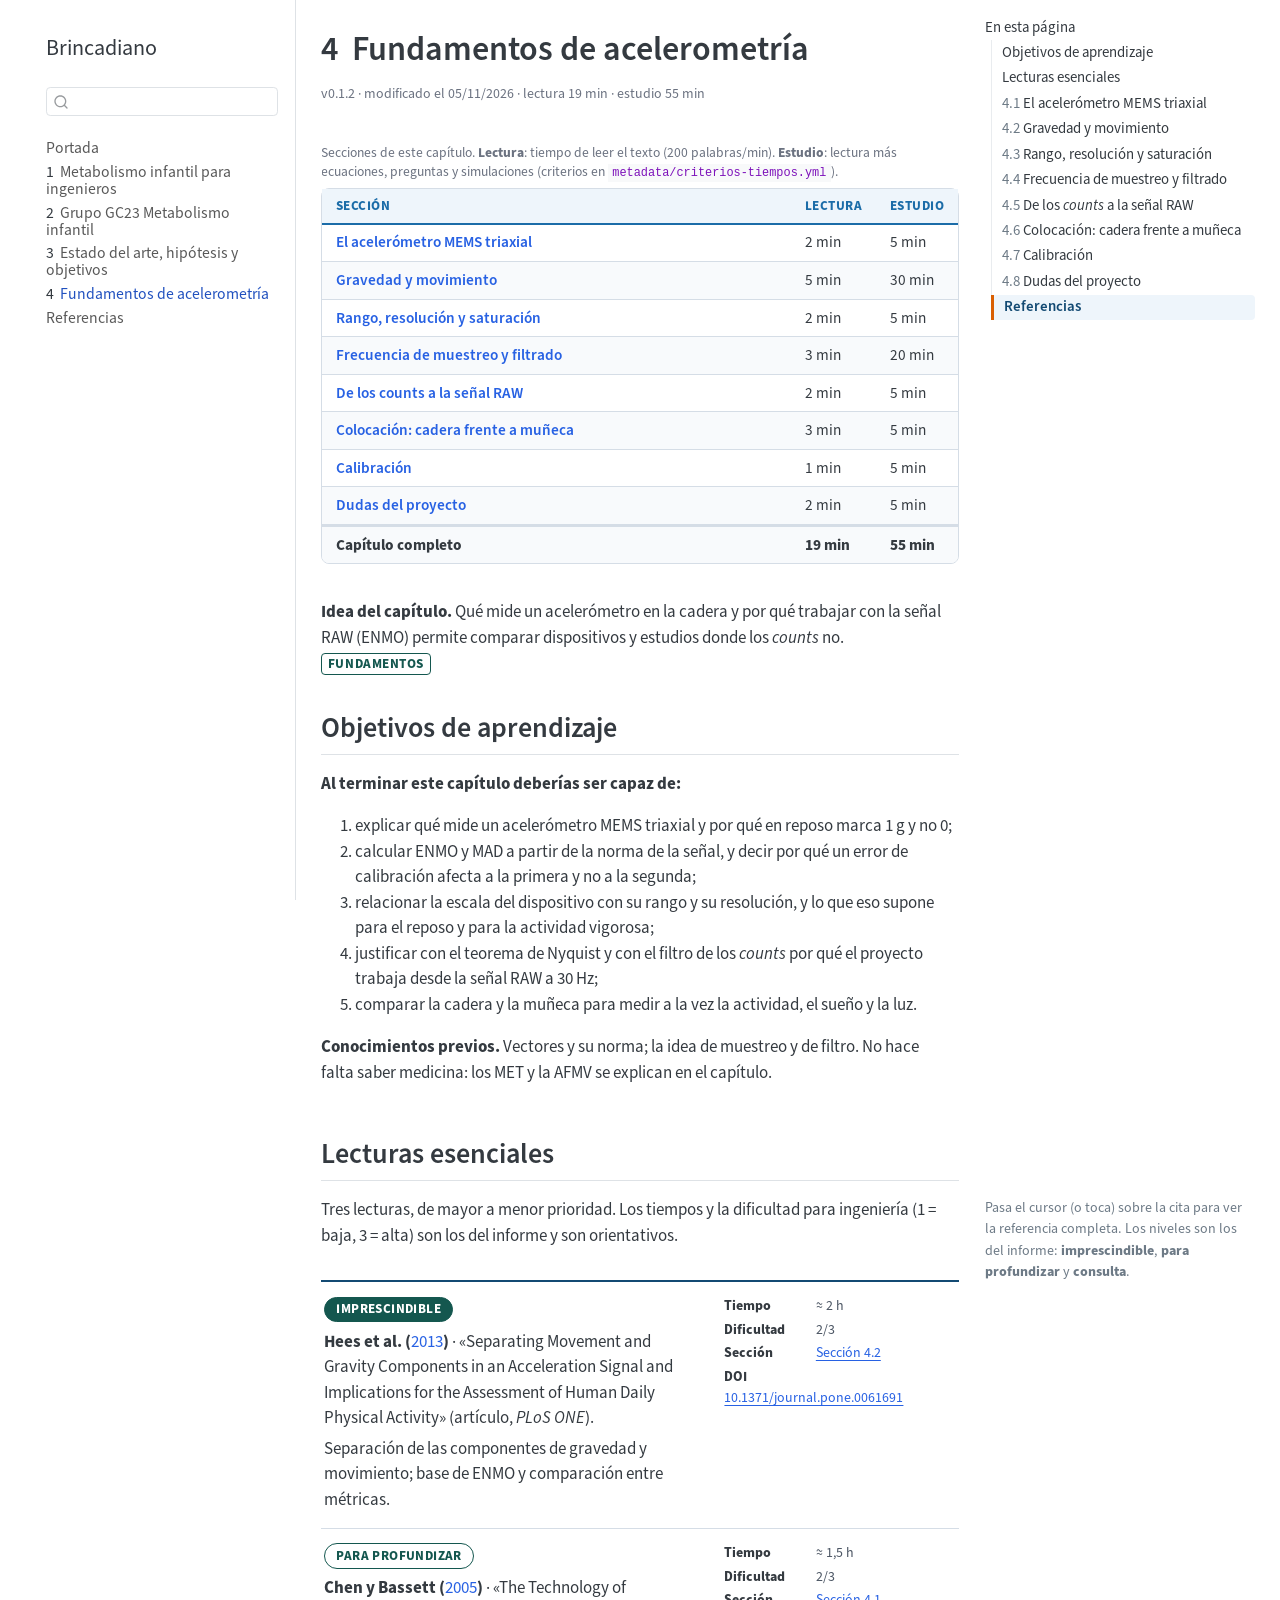
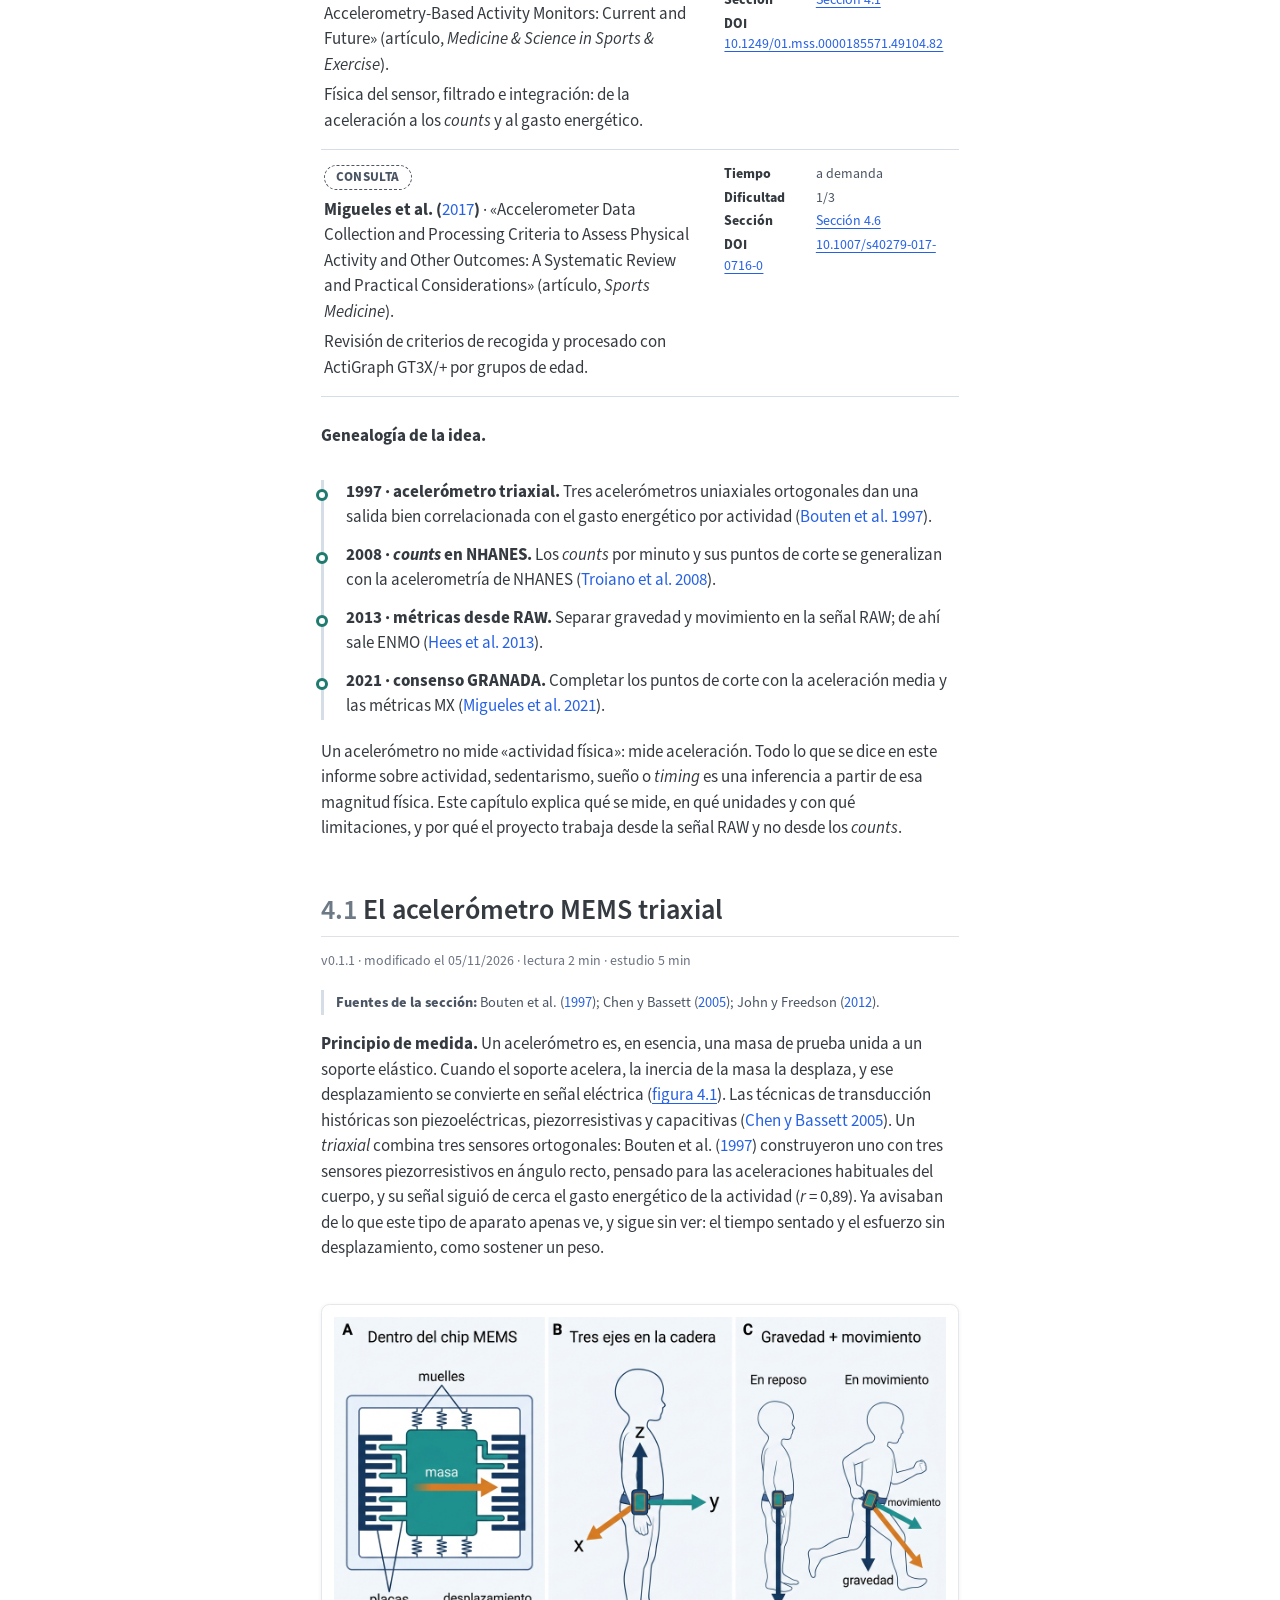
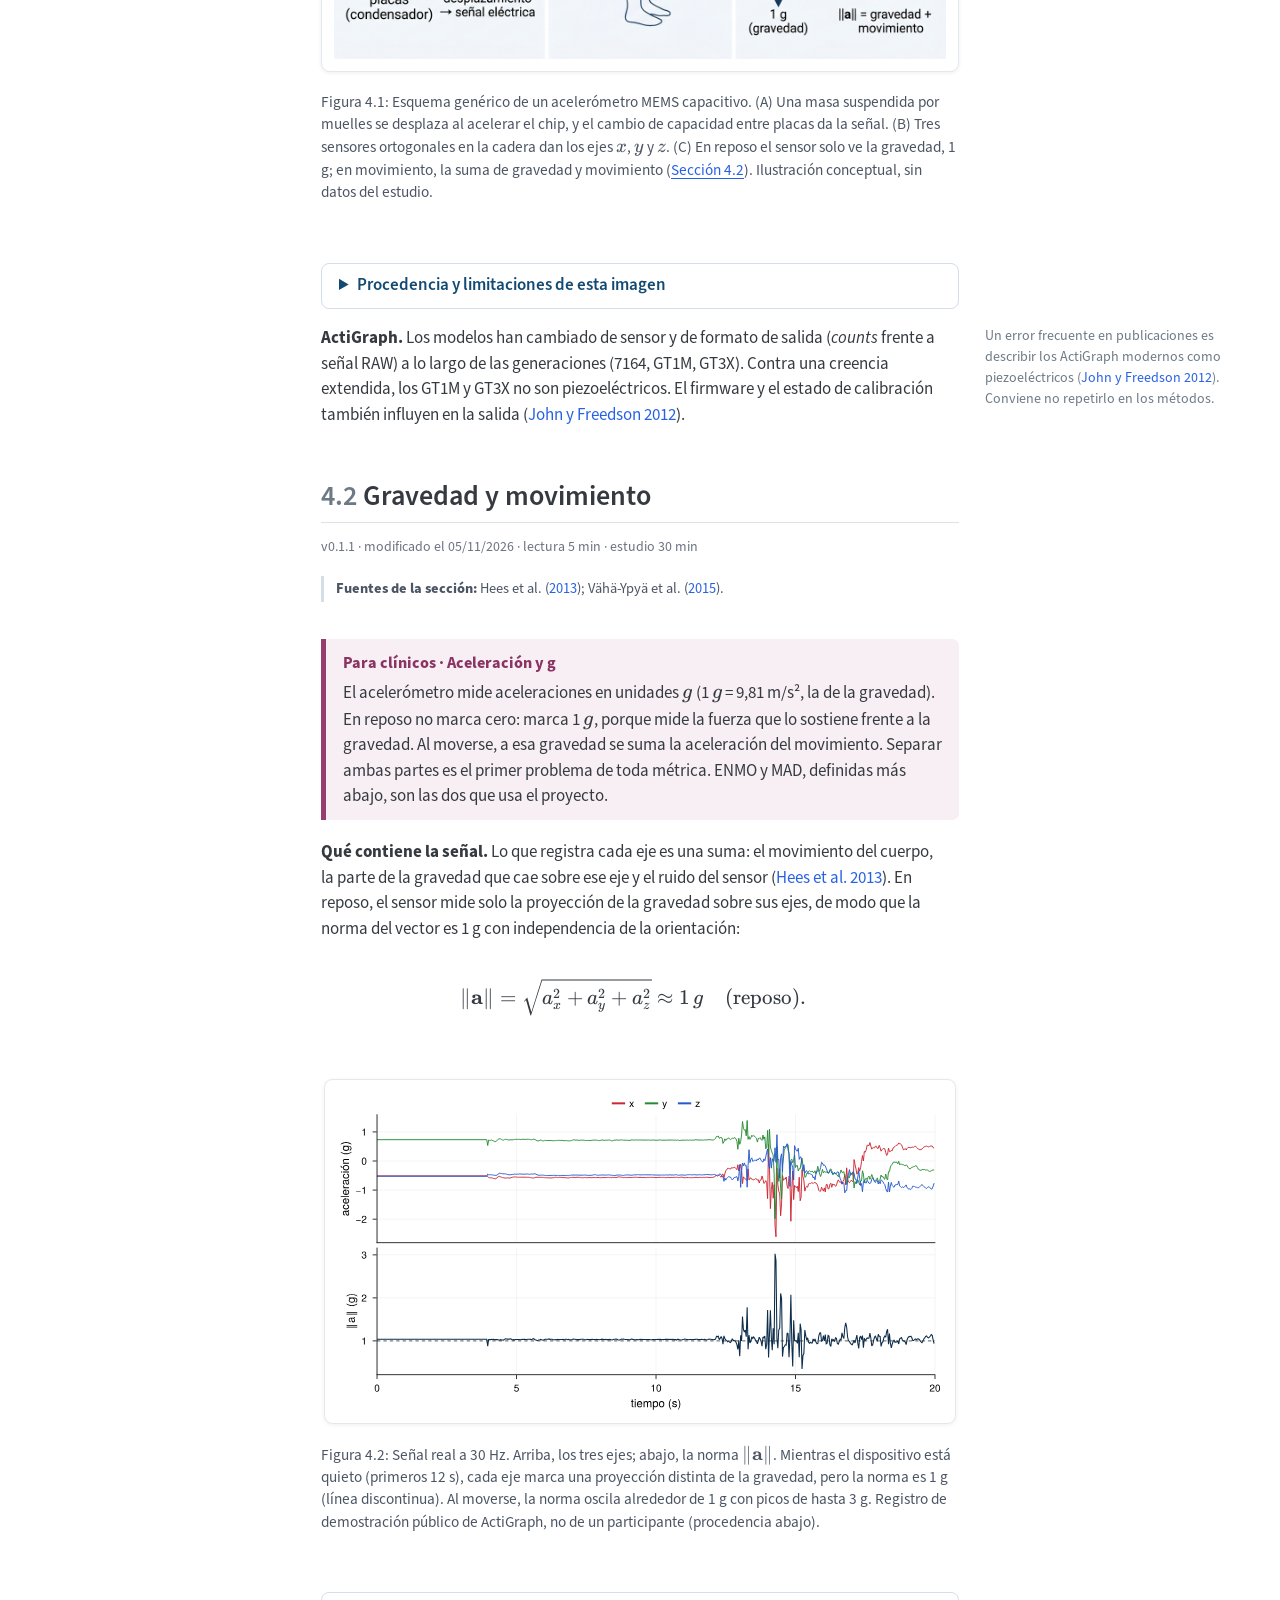
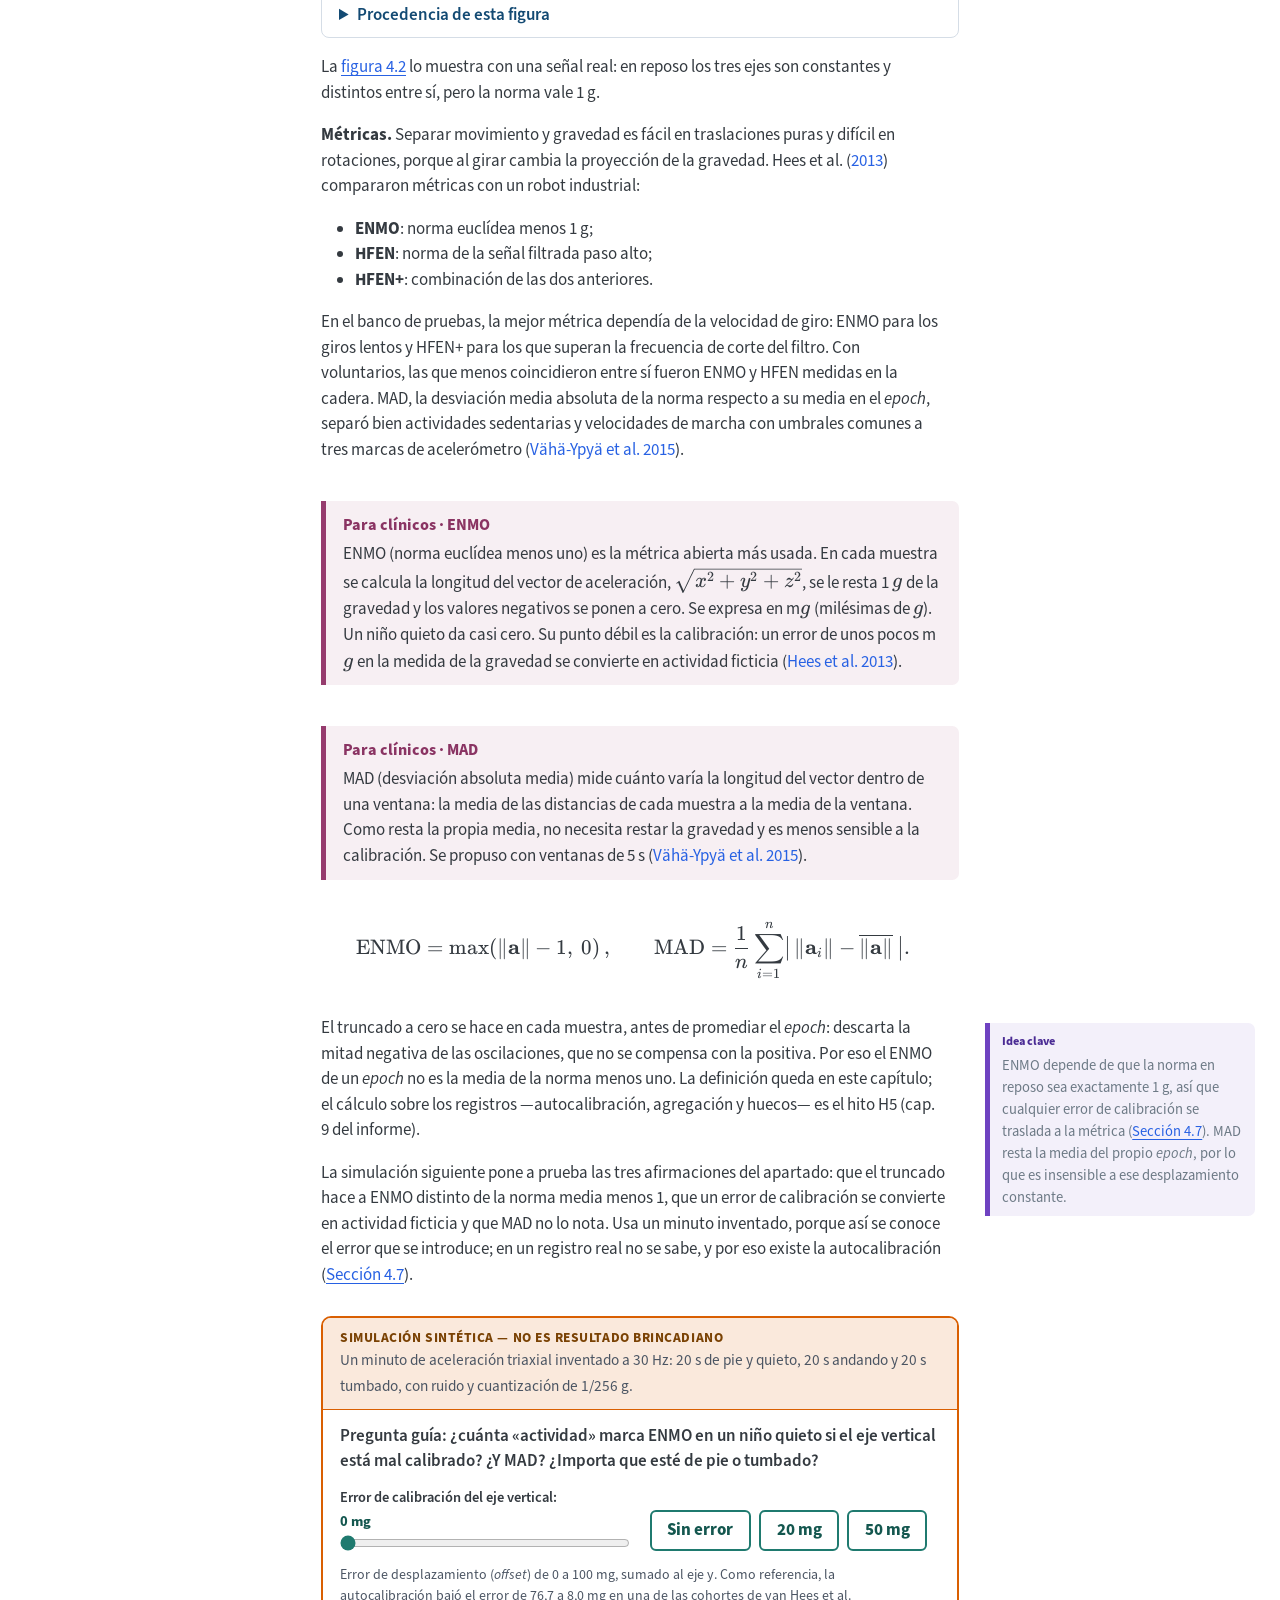
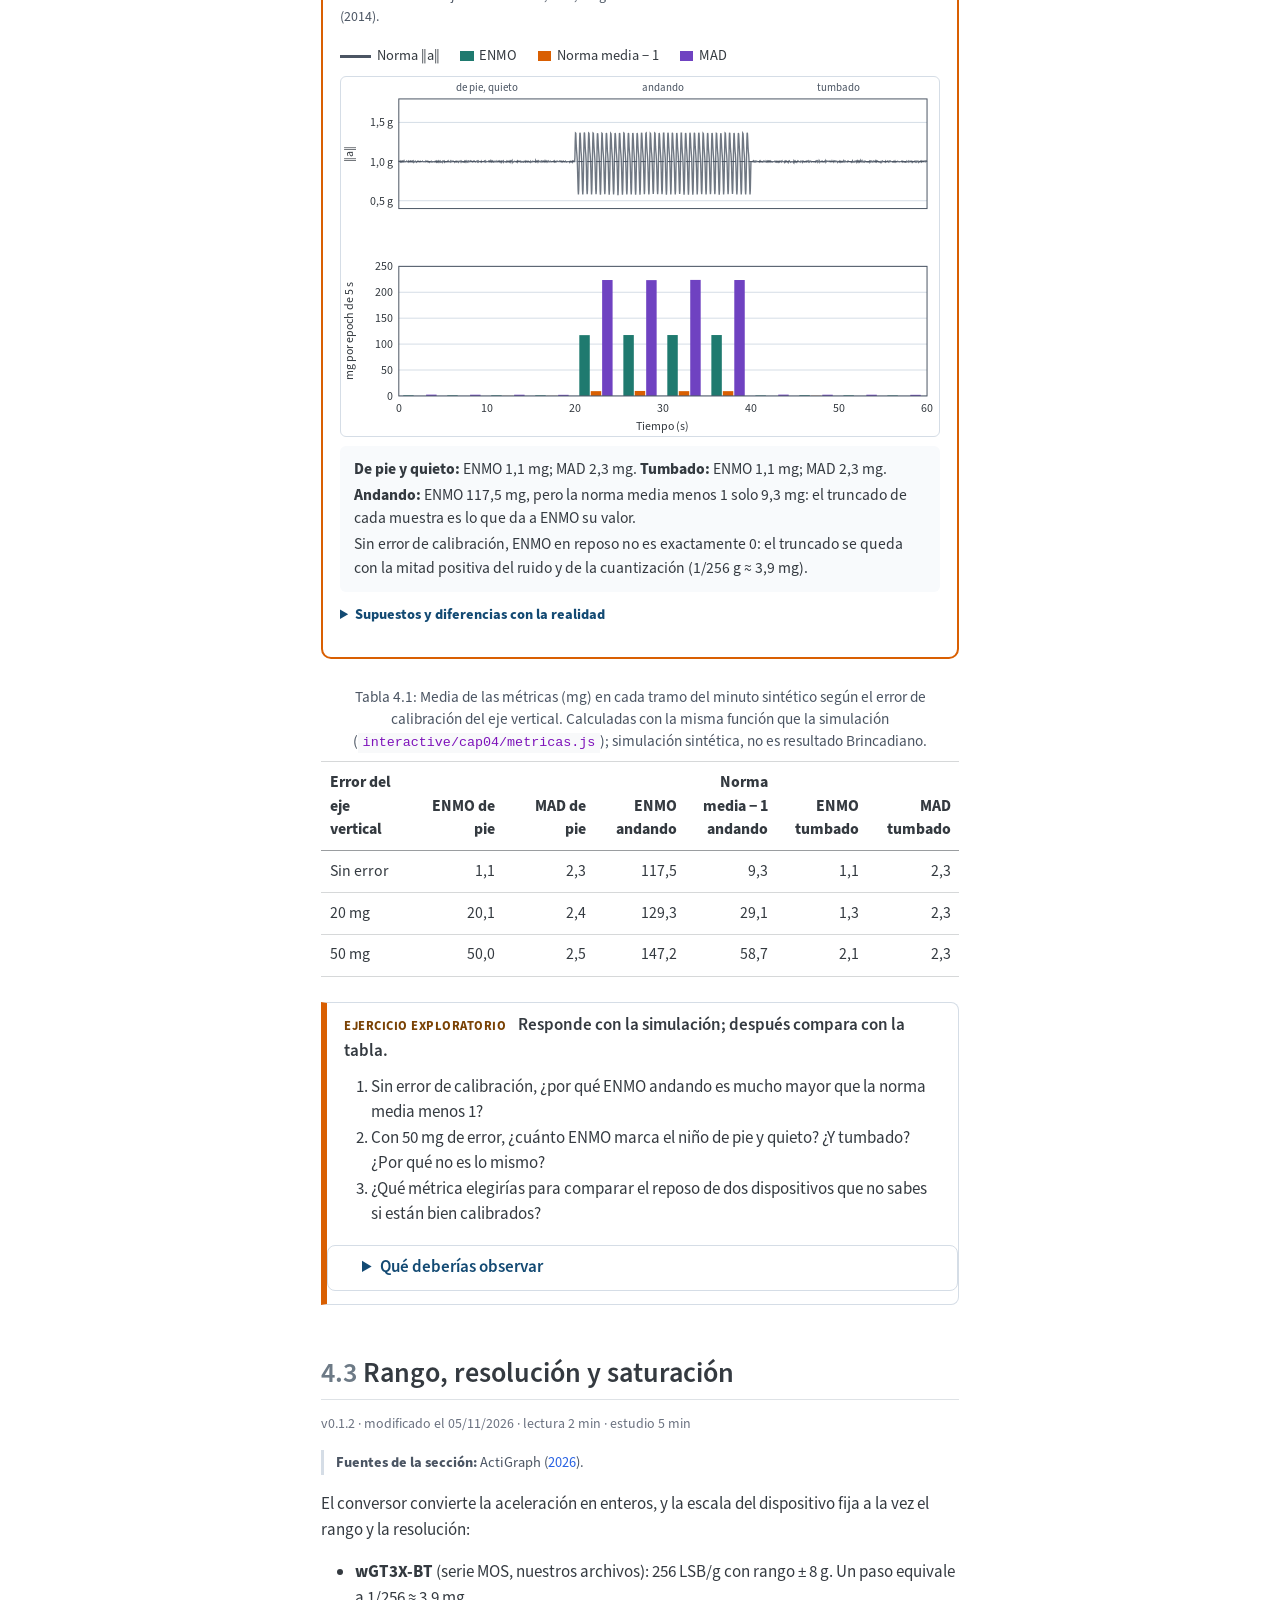
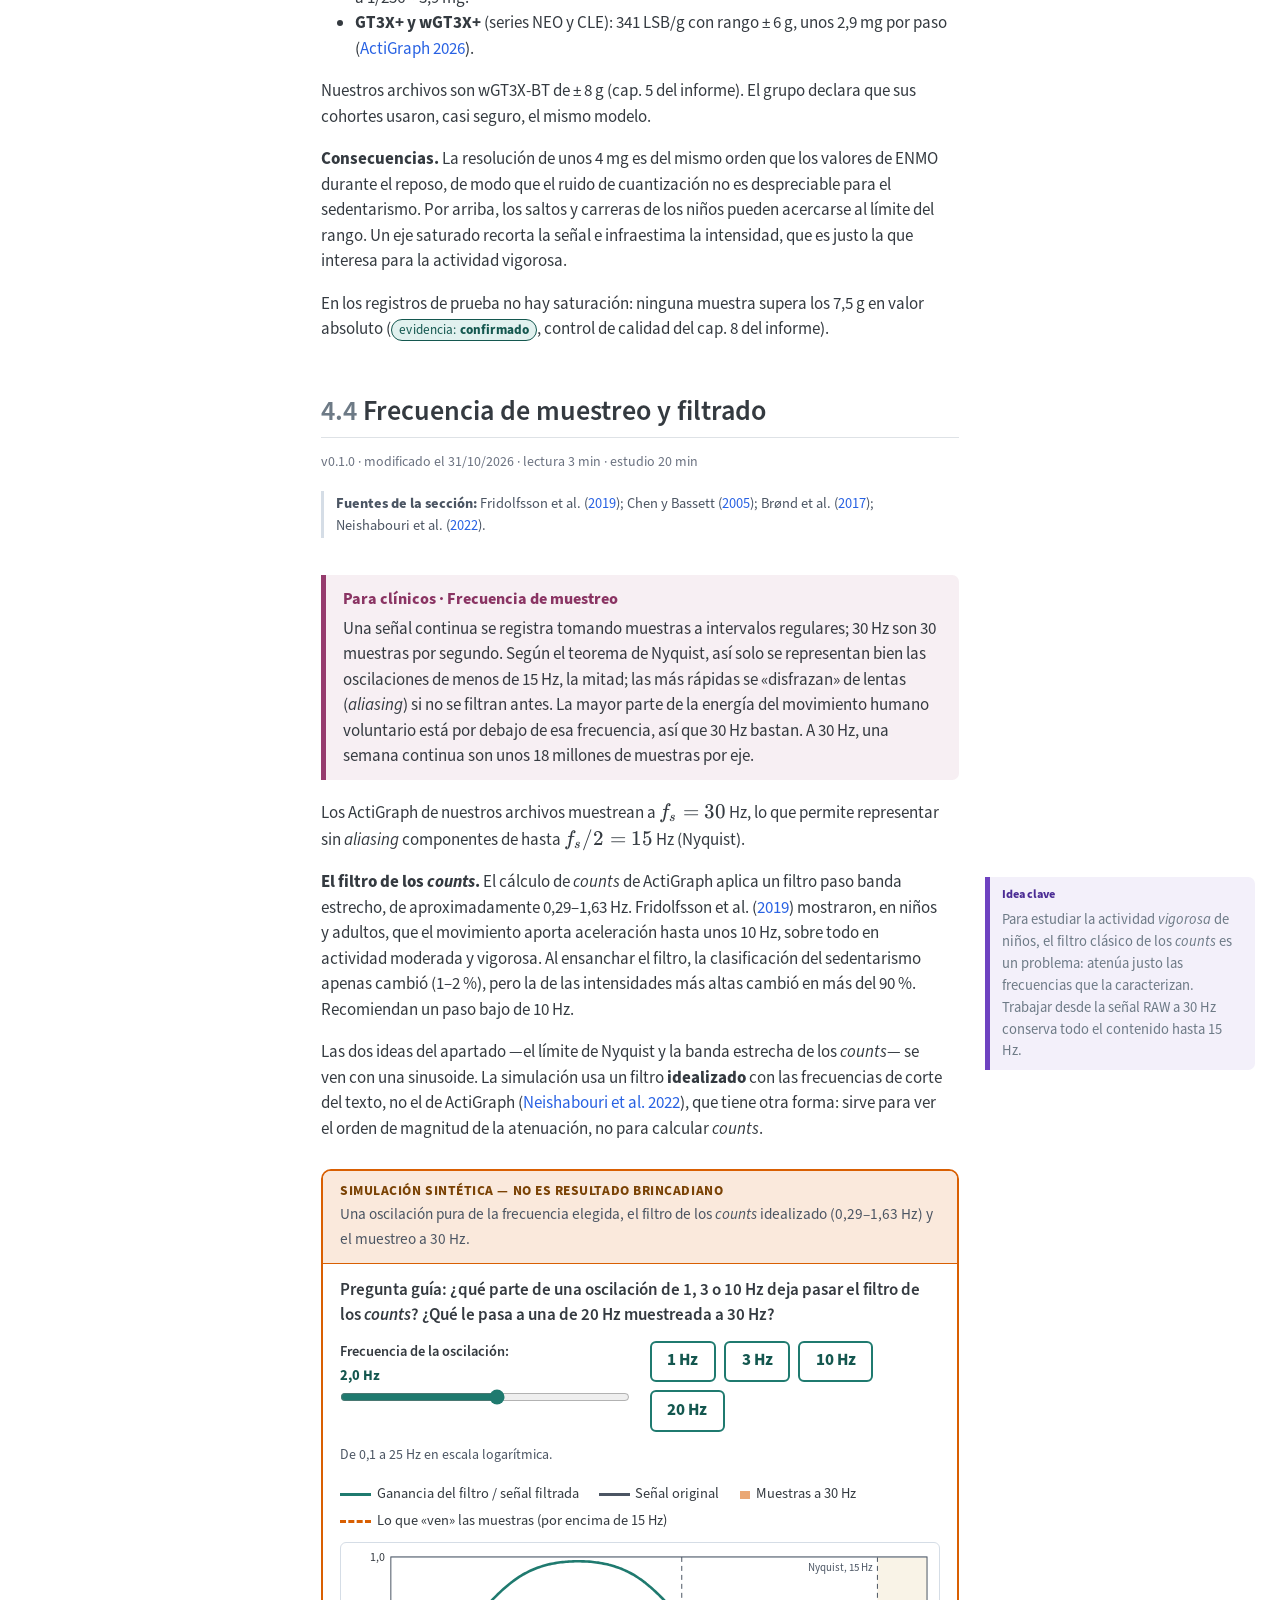
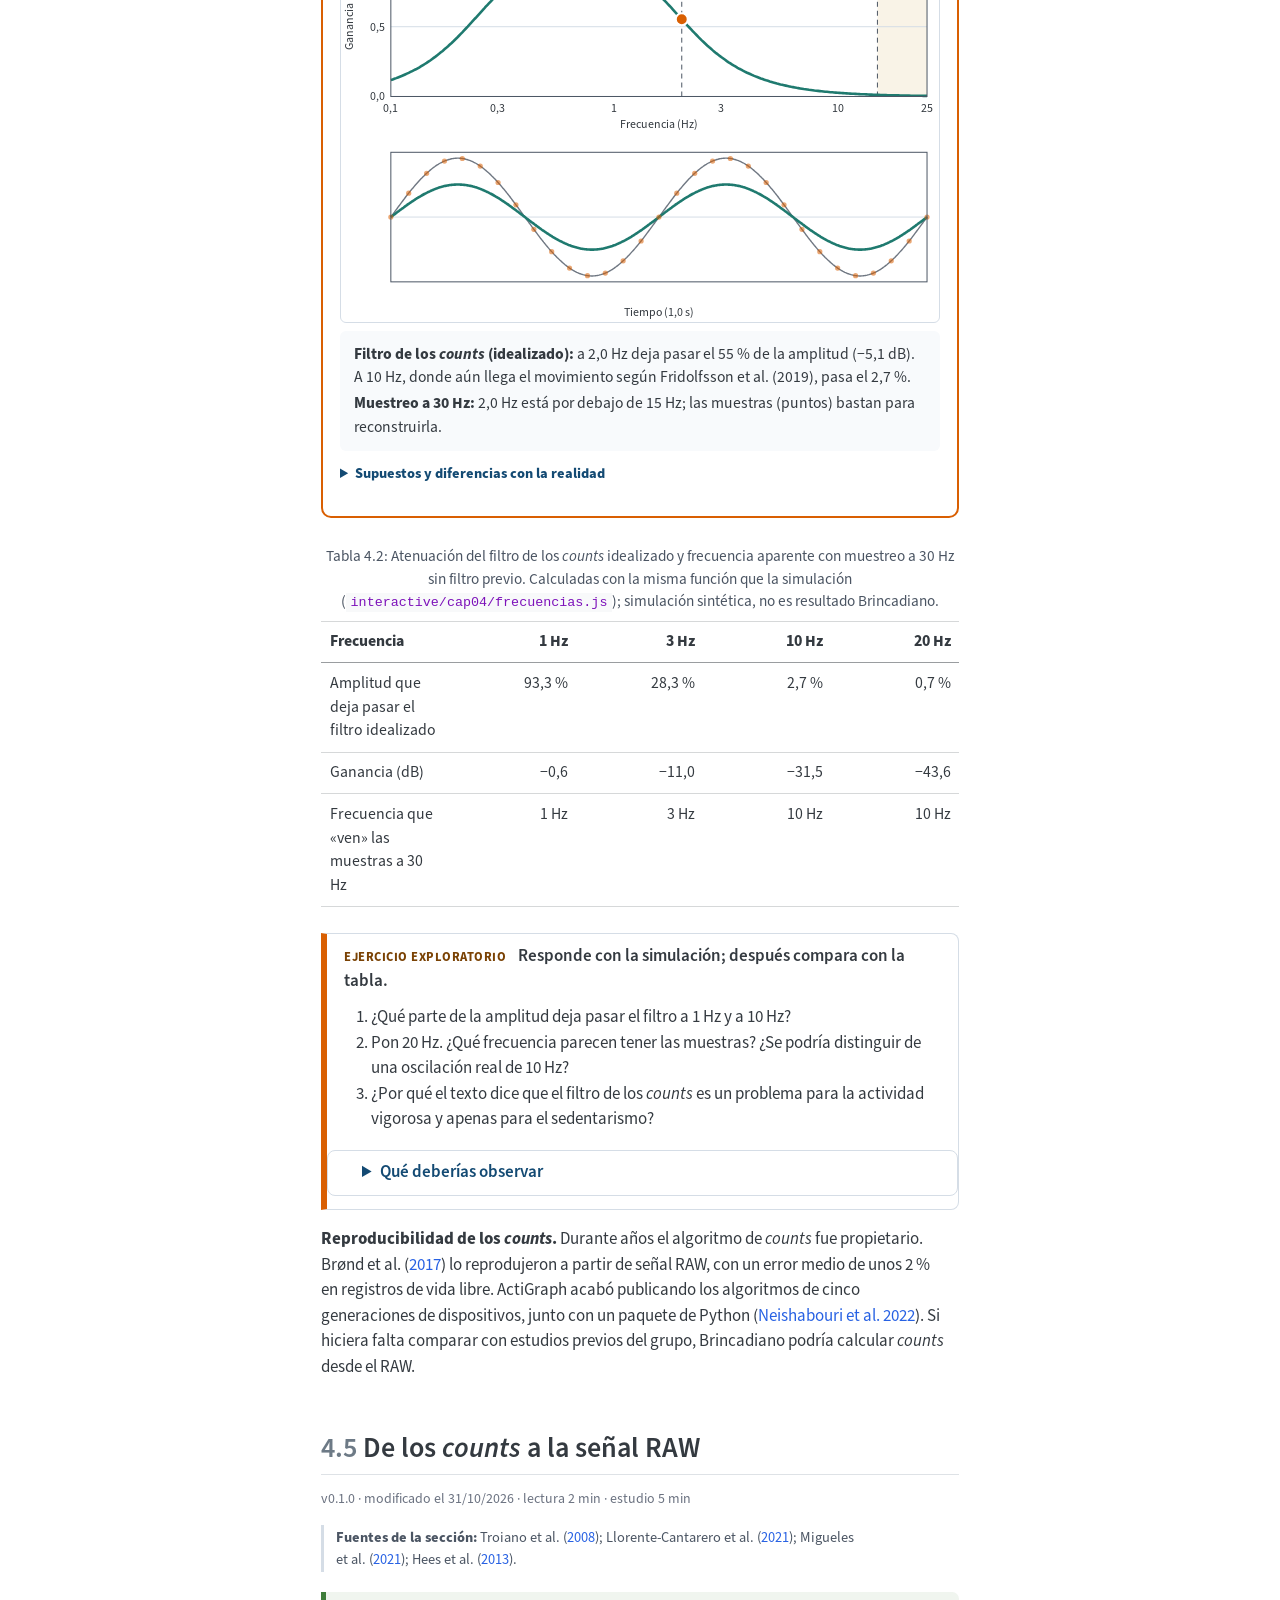
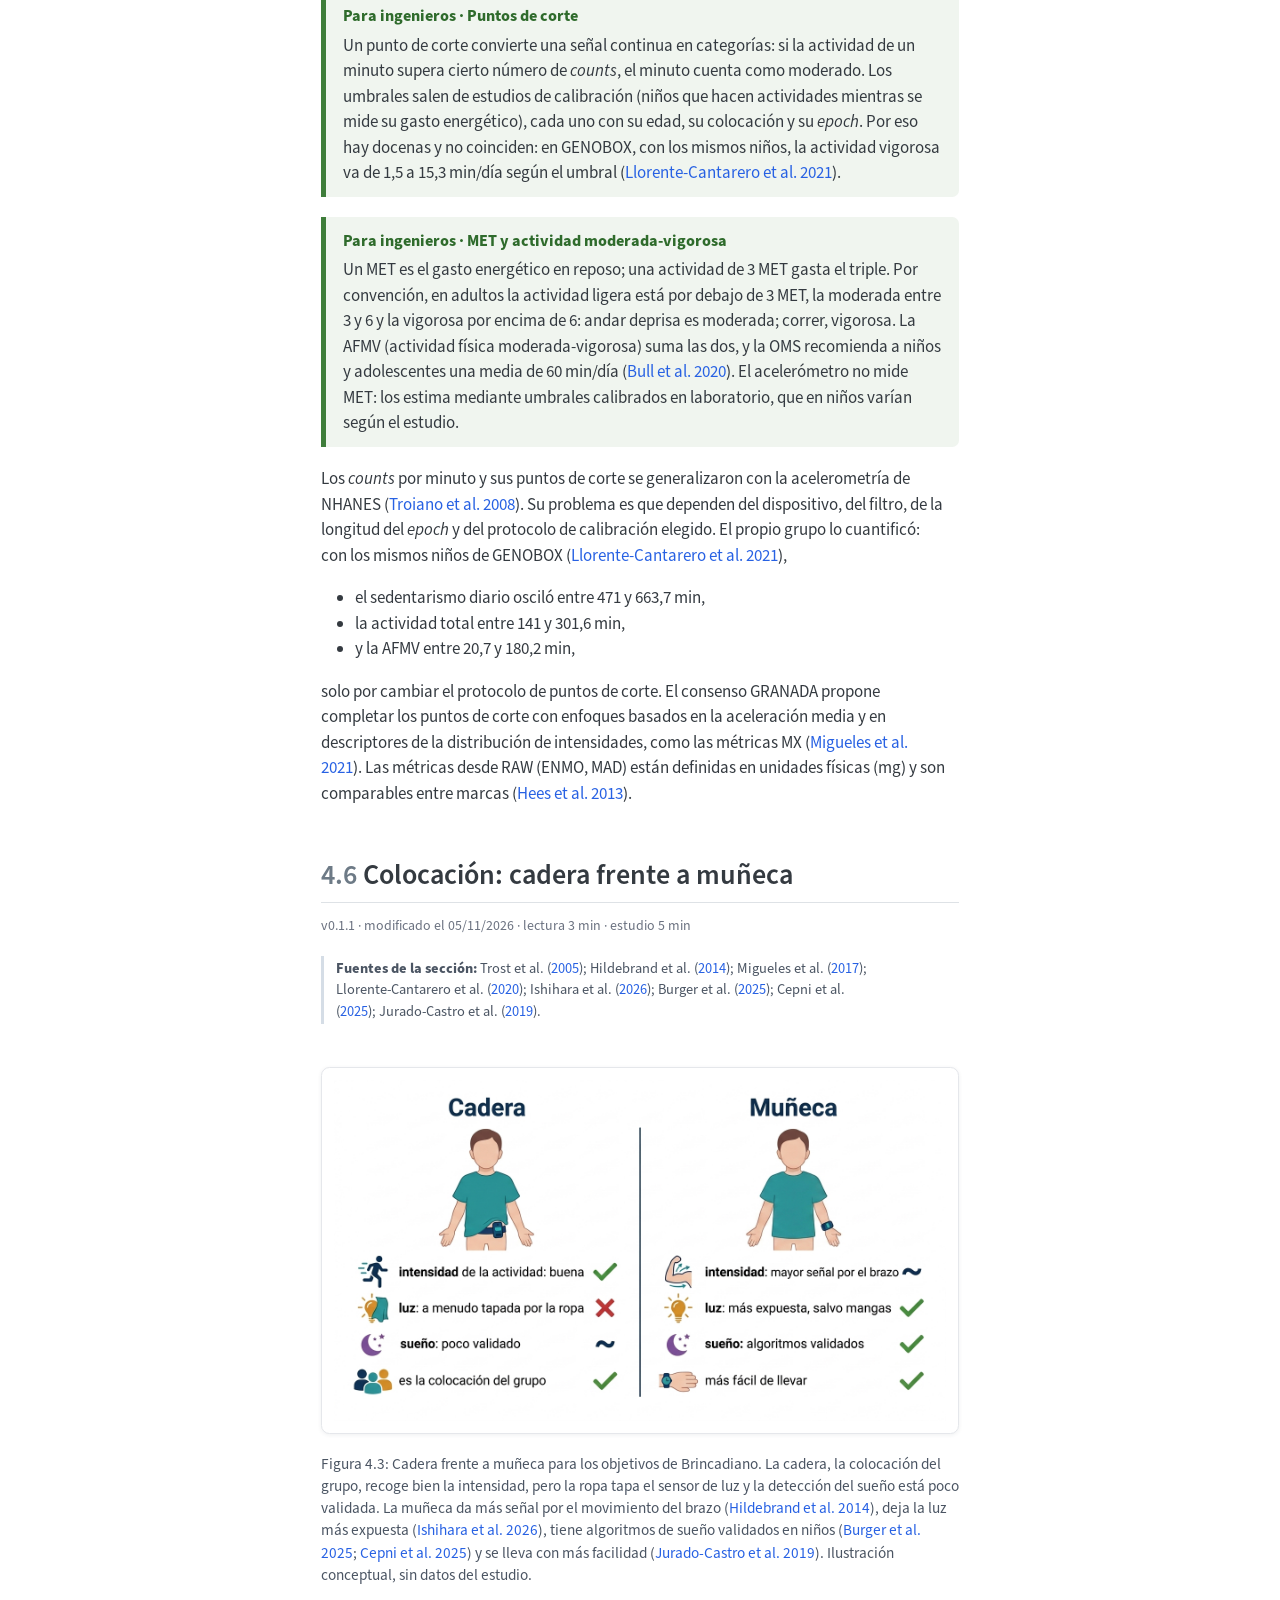
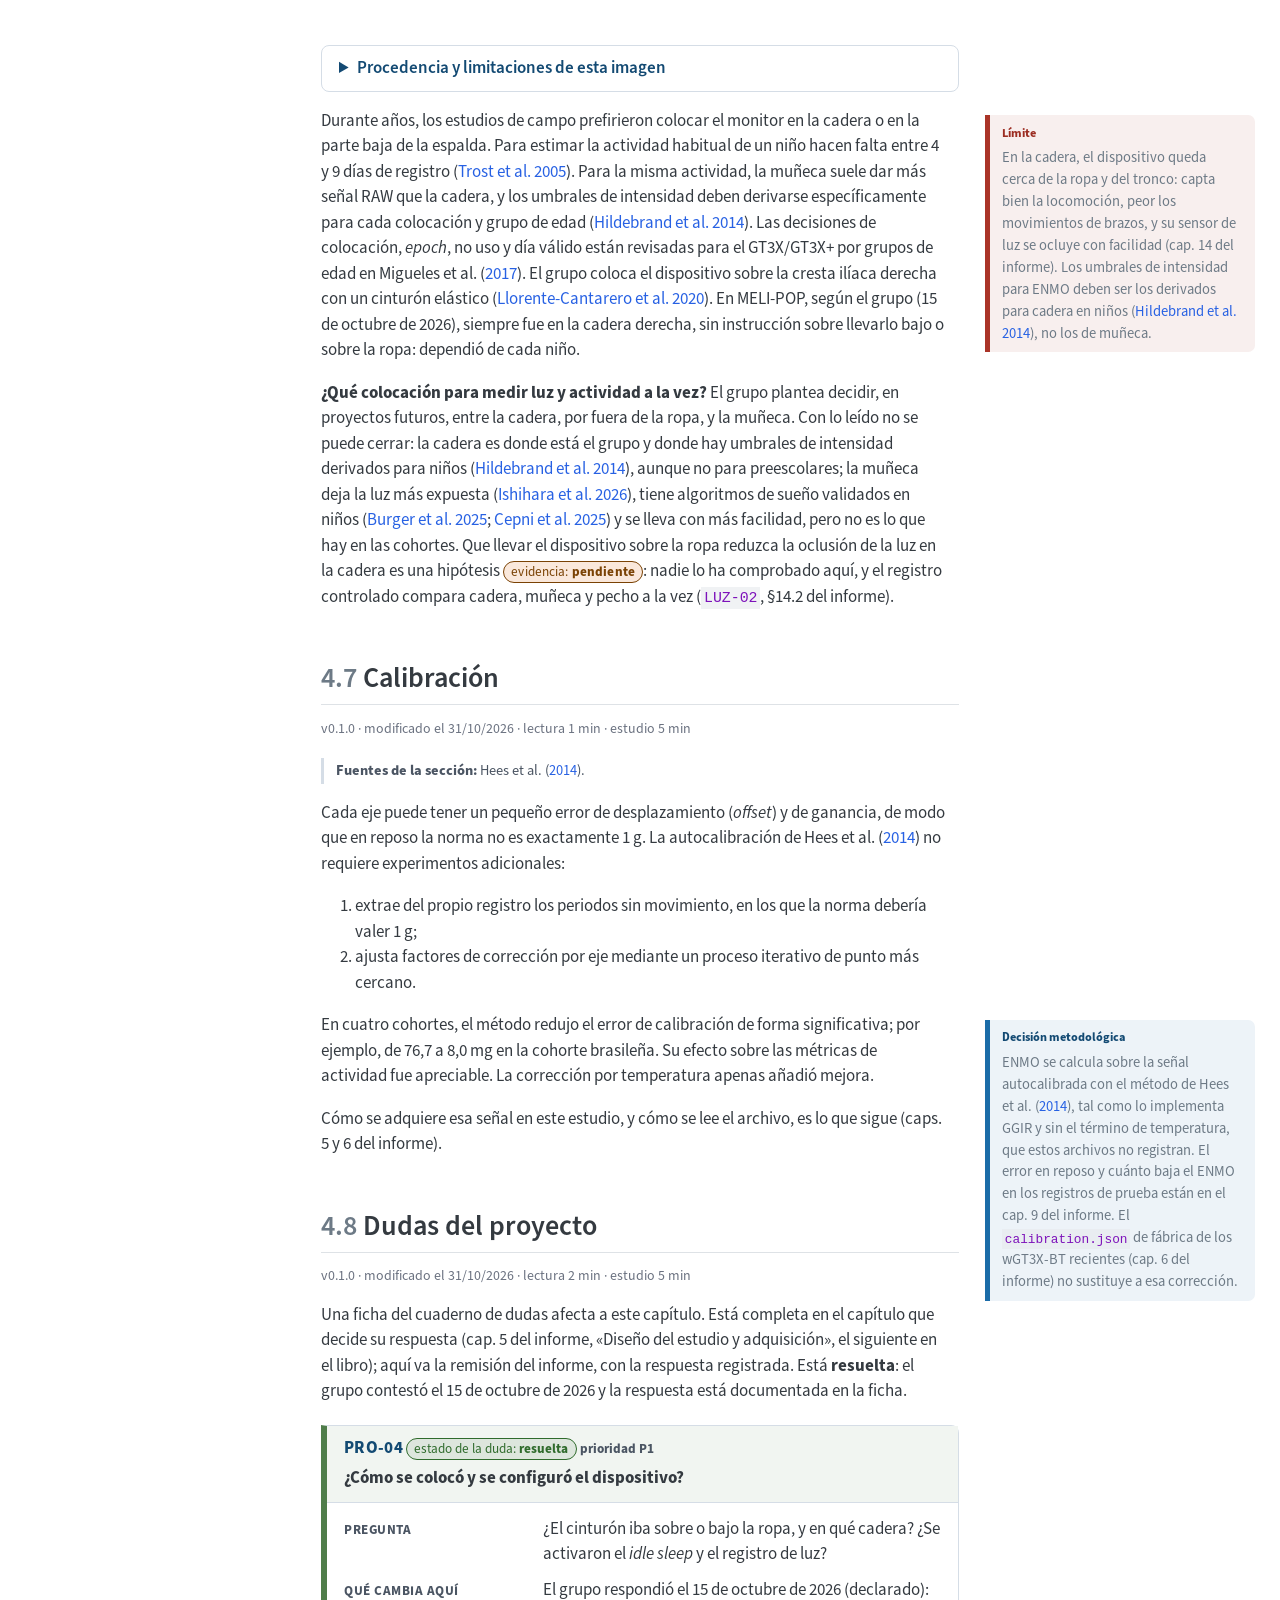
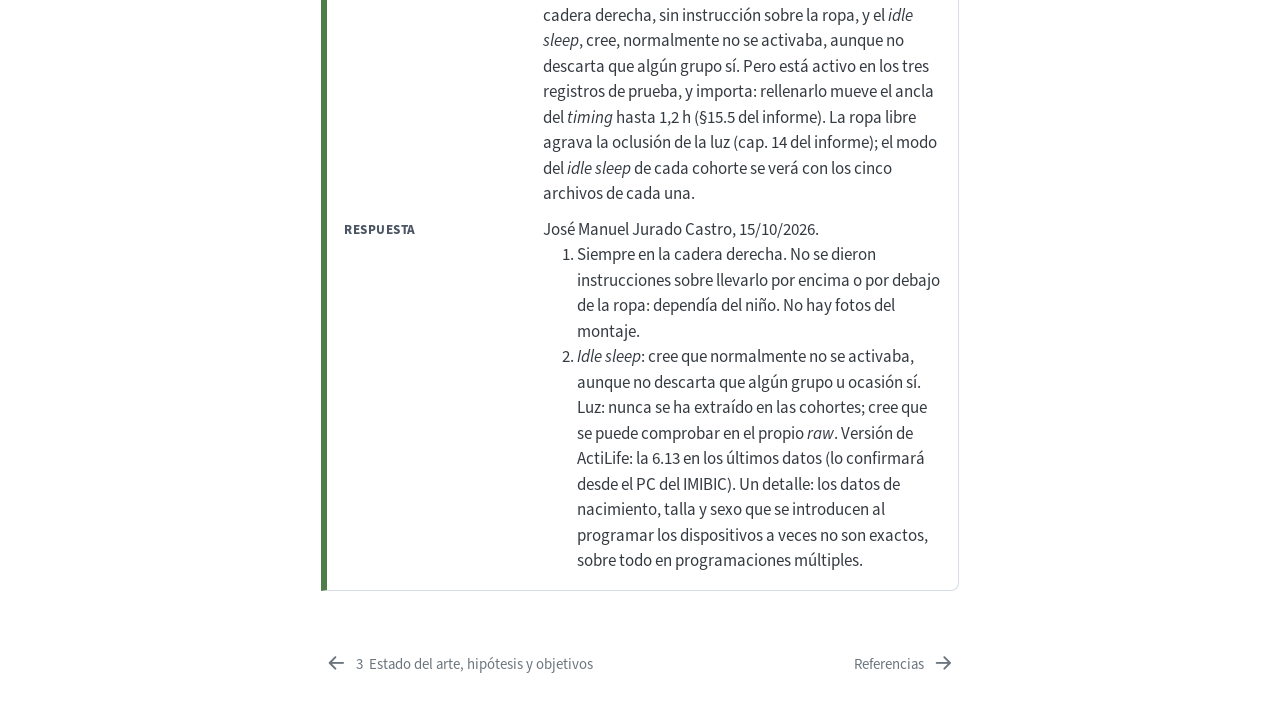
<file: chapters/04-acelerometria.html>
<!DOCTYPE html>
<html xmlns="http://www.w3.org/1999/xhtml" lang="es" xml:lang="es"><head>

<meta charset="utf-8">
<meta name="generator" content="quarto-1.10.19">

<meta name="viewport" content="width=device-width, initial-scale=1.0, user-scalable=yes">


<title>4&nbsp; Fundamentos de acelerometría – Brincadiano</title>
<style>
/* Default styles provided by pandoc.
** See https://pandoc.org/MANUAL.html#variables-for-html for config info.
*/
span.smallcaps{font-variant: small-caps;}
div.columns{display: flex; gap: 1.5em;}
div.column{flex: auto;}
@media screen {
div.columns{gap: min(4vw, 1.5em);}
div.column{overflow-x: auto;}
}
div.hanging-indent{margin-left: 1.5em; text-indent: -1.5em;}
ul.task-list{list-style: none;}
ul.task-list li input[type="checkbox"] {
  width: 0.8em;
  margin: 0 0.8em 0.2em -1em; /* quarto-specific, see https://github.com/quarto-dev/quarto-cli/issues/4556 */ 
  vertical-align: middle;
}
/* CSS for citations */
div.csl-bib-body { }
div.csl-entry {
  clear: both;
}
.hanging-indent div.csl-entry {
  margin-left:2em;
  text-indent:-2em;
}
div.csl-left-margin {
  min-width:2em;
  float:left;
}
div.csl-right-inline {
  margin-left:2em;
  padding-left:1em;
}
div.csl-indent {
  margin-left: 2em;
}</style>


<script src="../site_libs/quarto-nav/quarto-nav.js"></script>
<script src="../site_libs/quarto-nav/headroom.min.js"></script>
<script src="../site_libs/clipboard/clipboard.min.js"></script>
<script src="../site_libs/quarto-search/autocomplete.umd.js"></script>
<script src="../site_libs/quarto-search/fuse.min.js"></script>
<script src="../site_libs/quarto-search/quarto-search.js"></script>
<meta name="quarto:offset" content="../">
<link href="../chapters/99-referencias.html" rel="next">
<link href="../chapters/03-estado-hipotesis.html" rel="prev">
<script src="../site_libs/quarto-html/quarto.js" type="module"></script>
<script src="../site_libs/quarto-html/tabsets/tabsets.js" type="module"></script>
<script src="../site_libs/quarto-html/popper.min.js"></script>
<script src="../site_libs/quarto-html/tippy.umd.min.js"></script>
<script src="../site_libs/quarto-html/anchor.min.js"></script>
<link href="../site_libs/quarto-html/tippy.css" rel="stylesheet">
<link href="../site_libs/quarto-html/quarto-syntax-highlighting-bf27225e3a48a9273f3daa8f8e829971.css" rel="stylesheet" id="quarto-text-highlighting-styles">
<script src="../site_libs/bootstrap/bootstrap.min.js"></script>
<link href="../site_libs/bootstrap/bootstrap-icons.css" rel="stylesheet">
<link href="../site_libs/bootstrap/bootstrap-b12e71101a410aa398c066a74cb85b90.min.css" rel="stylesheet" append-hash="true" id="quarto-bootstrap" data-mode="light">
<script id="quarto-search-options" type="application/json">{
  "location": "sidebar",
  "copy-button": false,
  "collapse-after": 3,
  "panel-placement": "start",
  "type": "textbox",
  "limit": 50,
  "keyboard-shortcut": [
    "f",
    "/",
    "s"
  ],
  "show-item-context": false,
  "language": {
    "search-no-results-text": "No se han encontrado resultados",
    "search-matching-documents-text": "documentos encontrados",
    "search-copy-link-title": "Copiar el enlace en la búsqueda",
    "search-hide-matches-text": "Ocultar resultados adicionales",
    "search-more-match-text": "resultado adicional en este documento",
    "search-more-matches-text": "resultados adicionales en este documento",
    "search-clear-button-title": "Borrar",
    "search-text-placeholder": "",
    "search-detached-cancel-button-title": "Cancelar",
    "search-submit-button-title": "Enviar",
    "search-label": "Buscar"
  }
}</script>

  <script defer="" src="../vendor/katex/katex.min.js"></script>
  <script>document.addEventListener("DOMContentLoaded", function () {
 var mathElements = document.getElementsByClassName("math");
 var macros = [];
 for (var i = 0; i < mathElements.length; i++) {
  var texText = mathElements[i].firstChild;
  if (mathElements[i].tagName == "SPAN") {
   katex.render(texText.data, mathElements[i], {
    displayMode: mathElements[i].classList.contains('display'),
    throwOnError: false,
    macros: macros,
    fleqn: false
   });
}}});
  </script>
  <link rel="stylesheet" href="../vendor/katex/katex.min.css">

<script type="text/javascript">
const typesetMath = (el) => {
  if (window.MathJax) {
    // MathJax Typeset
    window.MathJax.typeset([el]);
  } else if (window.katex) {
    // KaTeX Render
    var mathElements = el.getElementsByClassName("math");
    var macros = [];
    for (var i = 0; i < mathElements.length; i++) {
      var texText = mathElements[i].firstChild;
      if (mathElements[i].tagName == "SPAN" && texText && texText.data) {
        window.katex.render(texText.data, mathElements[i], {
          displayMode: mathElements[i].classList.contains('display'),
          throwOnError: false,
          macros: macros,
          fleqn: false
        });
      }
    }
  }
}
window.Quarto = {
  typesetMath
};
</script>

<link rel="stylesheet" href="../assets/css/styles.css">
</head>

<body class="nav-sidebar floating slimcontent quarto-light">

<div id="quarto-search-results"></div>
  <header id="quarto-header" class="headroom fixed-top">
  <nav class="quarto-secondary-nav">
    <div class="container-fluid d-flex">
      <button type="button" class="quarto-btn-toggle btn" data-bs-toggle="collapse" role="button" data-bs-target=".quarto-sidebar-collapse-item" aria-controls="quarto-sidebar" aria-expanded="false" aria-label="Alternar barra lateral" onclick="if (window.quartoToggleHeadroom) { window.quartoToggleHeadroom(); }">
        <i class="bi bi-layout-text-sidebar-reverse"></i>
      </button>
        <nav class="quarto-page-breadcrumbs" aria-label="breadcrumb"><ol class="breadcrumb"><li class="breadcrumb-item"><a href="../chapters/04-acelerometria.html"><span class="chapter-number">4</span>&nbsp; <span class="chapter-title">Fundamentos de acelerometría</span></a></li></ol></nav>
        <a class="flex-grow-1" role="navigation" data-bs-toggle="collapse" data-bs-target=".quarto-sidebar-collapse-item" aria-controls="quarto-sidebar" aria-expanded="false" aria-label="Alternar barra lateral" onclick="if (window.quartoToggleHeadroom) { window.quartoToggleHeadroom(); }">      
        </a>
      <button type="button" class="btn quarto-search-button" aria-label="Buscar" onclick="window.quartoOpenSearch();">
        <i class="bi bi-search"></i>
      </button>
    </div>
  </nav>
</header>
<!-- content -->
<div id="quarto-content" class="quarto-container page-columns page-rows-contents page-layout-article">
<!-- sidebar -->
  <nav id="quarto-sidebar" class="sidebar collapse collapse-horizontal quarto-sidebar-collapse-item sidebar-navigation floating overflow-auto">
    <div class="pt-lg-2 mt-2 text-left sidebar-header">
    <div class="sidebar-title mb-0 py-0">
      <a href="../">Brincadiano</a> 
    </div>
      </div>
        <div class="mt-2 flex-shrink-0 align-items-center">
        <div class="sidebar-search">
        <div id="quarto-search" class="" title="Buscar"></div>
        </div>
        </div>
    <div class="sidebar-menu-container"> 
    <ul class="list-unstyled mt-1">
        <li class="sidebar-item">
  <div class="sidebar-item-container"> 
  <a href="../index.html" class="sidebar-item-text sidebar-link">
 <span class="menu-text">Portada</span></a>
  </div>
</li>
        <li class="sidebar-item">
  <div class="sidebar-item-container"> 
  <a href="../chapters/01-metabolismo-ingenieros.html" class="sidebar-item-text sidebar-link">
 <span class="menu-text"><span class="chapter-number">1</span>&nbsp; <span class="chapter-title">Metabolismo infantil para ingenieros</span></span></a>
  </div>
</li>
        <li class="sidebar-item">
  <div class="sidebar-item-container"> 
  <a href="../chapters/02-grupo-gc23.html" class="sidebar-item-text sidebar-link">
 <span class="menu-text"><span class="chapter-number">2</span>&nbsp; <span class="chapter-title">Grupo GC23 Metabolismo infantil</span></span></a>
  </div>
</li>
        <li class="sidebar-item">
  <div class="sidebar-item-container"> 
  <a href="../chapters/03-estado-hipotesis.html" class="sidebar-item-text sidebar-link">
 <span class="menu-text"><span class="chapter-number">3</span>&nbsp; <span class="chapter-title">Estado del arte, hipótesis y objetivos</span></span></a>
  </div>
</li>
        <li class="sidebar-item">
  <div class="sidebar-item-container"> 
  <a href="../chapters/04-acelerometria.html" class="sidebar-item-text sidebar-link active">
 <span class="menu-text"><span class="chapter-number">4</span>&nbsp; <span class="chapter-title">Fundamentos de acelerometría</span></span></a>
  </div>
</li>
        <li class="sidebar-item">
  <div class="sidebar-item-container"> 
  <a href="../chapters/99-referencias.html" class="sidebar-item-text sidebar-link">
 <span class="menu-text">Referencias</span></a>
  </div>
</li>
    </ul>
    </div>
</nav>
<div id="quarto-sidebar-glass" class="quarto-sidebar-collapse-item" data-bs-toggle="collapse" data-bs-target=".quarto-sidebar-collapse-item"></div>
<!-- margin-sidebar -->
    <div id="quarto-margin-sidebar" class="sidebar margin-sidebar">
        <nav id="TOC" role="doc-toc" class="toc-active">
    <h2 id="toc-title">En esta página</h2>
   
  <ul>
  <li><a href="#objetivos-de-aprendizaje" id="toc-objetivos-de-aprendizaje" class="nav-link active" data-scroll-target="#objetivos-de-aprendizaje">Objetivos de aprendizaje</a></li>
  <li><a href="#lecturas-esenciales" id="toc-lecturas-esenciales" class="nav-link" data-scroll-target="#lecturas-esenciales">Lecturas esenciales</a></li>
  <li><a href="#sec-acel-mems" id="toc-sec-acel-mems" class="nav-link" data-scroll-target="#sec-acel-mems"><span class="header-section-number">4.1</span> El acelerómetro MEMS triaxial</a></li>
  <li><a href="#sec-acel-gravedad" id="toc-sec-acel-gravedad" class="nav-link" data-scroll-target="#sec-acel-gravedad"><span class="header-section-number">4.2</span> Gravedad y movimiento</a></li>
  <li><a href="#sec-acel-rango" id="toc-sec-acel-rango" class="nav-link" data-scroll-target="#sec-acel-rango"><span class="header-section-number">4.3</span> Rango, resolución y saturación</a></li>
  <li><a href="#sec-acel-muestreo" id="toc-sec-acel-muestreo" class="nav-link" data-scroll-target="#sec-acel-muestreo"><span class="header-section-number">4.4</span> Frecuencia de muestreo y filtrado</a></li>
  <li><a href="#sec-acel-counts" id="toc-sec-acel-counts" class="nav-link" data-scroll-target="#sec-acel-counts"><span class="header-section-number">4.5</span> De los <em>counts</em> a la señal RAW</a></li>
  <li><a href="#sec-acel-colocacion" id="toc-sec-acel-colocacion" class="nav-link" data-scroll-target="#sec-acel-colocacion"><span class="header-section-number">4.6</span> Colocación: cadera frente a muñeca</a></li>
  <li><a href="#sec-acel-calibracion" id="toc-sec-acel-calibracion" class="nav-link" data-scroll-target="#sec-acel-calibracion"><span class="header-section-number">4.7</span> Calibración</a></li>
  <li><a href="#sec-acel-dudas" id="toc-sec-acel-dudas" class="nav-link" data-scroll-target="#sec-acel-dudas"><span class="header-section-number">4.8</span> Dudas del proyecto</a></li>
  <li><a href="#bibliography" id="toc-bibliography" class="nav-link" data-scroll-target="#bibliography">Referencias</a></li>
  </ul>
</nav>
    </div>
<!-- main -->
<main class="content page-columns page-full" id="quarto-document-content">

<header id="title-block-header" class="quarto-title-block default">
<div class="quarto-title">
<h1 class="title"><span id="sec-acel" class="quarto-section-identifier"><span class="chapter-number">4</span>&nbsp; <span class="chapter-title">Fundamentos de acelerometría</span></span></h1>
</div>



<div class="quarto-title-meta">

    
  
    
  </div>
  


</header>


<div class="nm-meta nm-meta-capitulo" role="note">
<p>v0.1.2 · modificado el 05/11/2026 · lectura 19 min · estudio 55 min</p>
</div>
<div class="nm-nav">
<table><caption>Secciones de este capítulo. <strong>Lectura</strong>: tiempo de leer el texto (200 palabras/min). <strong>Estudio</strong>: lectura más ecuaciones, preguntas y simulaciones (criterios en <code>metadata/criterios-tiempos.yml</code>).</caption>
<thead><tr><th>Sección</th><th>Lectura</th><th>Estudio</th></tr></thead><tbody>
<tr><td><a href="#sec-acel-mems">El acelerómetro MEMS triaxial</a></td><td>2 min</td><td>5 min</td></tr>
<tr><td><a href="#sec-acel-gravedad">Gravedad y movimiento</a></td><td>5 min</td><td>30 min</td></tr>
<tr><td><a href="#sec-acel-rango">Rango, resolución y saturación</a></td><td>2 min</td><td>5 min</td></tr>
<tr><td><a href="#sec-acel-muestreo">Frecuencia de muestreo y filtrado</a></td><td>3 min</td><td>20 min</td></tr>
<tr><td><a href="#sec-acel-counts">De los counts a la señal RAW</a></td><td>2 min</td><td>5 min</td></tr>
<tr><td><a href="#sec-acel-colocacion">Colocación: cadera frente a muñeca</a></td><td>3 min</td><td>5 min</td></tr>
<tr><td><a href="#sec-acel-calibracion">Calibración</a></td><td>1 min</td><td>5 min</td></tr>
<tr><td><a href="#sec-acel-dudas">Dudas del proyecto</a></td><td>2 min</td><td>5 min</td></tr>
</tbody><tfoot><tr><th>Capítulo completo</th><th>19 min</th><th>55 min</th></tr></tfoot></table></div>
<!-- Fuente: report/chapters/02_acelerometria.tex (sin cambios desde el commit 54e2ab2), su frase de cabecera en
     report/chapters/00_objetivos.tex y la ficha dudas/fichas/PRO-04.tex. Figuras de report/assets/02_acelerometria/report/figures/.
     Cambios editoriales y bloques añadidos: quarto/docs/auditoria.md. -->
<p><strong>Idea del capítulo.</strong> Qué mide un acelerómetro en la cadera y por qué trabajar con la señal RAW (ENMO) permite comparar dispositivos y estudios donde los <em>counts</em> no. <span class="nm-ruta r-fundamentos">fundamentos</span></p>
<section id="objetivos-de-aprendizaje" class="level2 unnumbered" data-origen="ampliacion">
<h2 class="unnumbered anchored" data-anchor-id="objetivos-de-aprendizaje">Objetivos de aprendizaje</h2>
<p><strong>Al terminar este capítulo deberías ser capaz de:</strong></p>
<ol type="1">
<li>explicar qué mide un acelerómetro MEMS triaxial y por qué en reposo marca 1 g y no 0;</li>
<li>calcular ENMO y MAD a partir de la norma de la señal, y decir por qué un error de calibración afecta a la primera y no a la segunda;</li>
<li>relacionar la escala del dispositivo con su rango y su resolución, y lo que eso supone para el reposo y para la actividad vigorosa;</li>
<li>justificar con el teorema de Nyquist y con el filtro de los <em>counts</em> por qué el proyecto trabaja desde la señal RAW a 30 Hz;</li>
<li>comparar la cadera y la muñeca para medir a la vez la actividad, el sueño y la luz.</li>
</ol>
<p><strong>Conocimientos previos.</strong> Vectores y su norma; la idea de muestreo y de filtro. No hace falta saber medicina: los MET y la AFMV se explican en el capítulo.</p>
</section>
<section id="lecturas-esenciales" class="level2 unnumbered page-columns page-full">
<h2 class="unnumbered anchored" data-anchor-id="lecturas-esenciales">Lecturas esenciales</h2>
<p>Tres lecturas, de mayor a menor prioridad. Los tiempos y la dificultad para ingeniería (1 = baja, 3 = alta) son los del informe y son orientativos.</p>

<div class="no-row-height column-margin column-container"><div class="">
<p>Pasa el cursor (o toca) sobre la cita para ver la referencia completa. Los niveles son los del informe: <strong>imprescindible</strong>, <strong>para profundizar</strong> y <strong>consulta</strong>.</p>
</div></div><div class="nm-lecturas">
<div class="nm-lectura">
<div class="nm-lec-nivel">
<p><span class="nm-prio nm-prio-1">Imprescindible</span></p>
</div>
<div class="nm-lec-cuerpo">
<p><strong><span class="citation" data-cites="vanHees2013">Hees et&nbsp;al. (<a href="99-referencias.html#ref-vanHees2013" role="doc-biblioref">2013</a>)</span></strong> · «Separating Movement and Gravity Components in an Acceleration Signal and Implications for the Assessment of Human Daily Physical Activity» (artículo, <em>PLoS ONE</em>).</p>
<p>Separación de las componentes de gravedad y movimiento; base de ENMO y comparación entre métricas.</p>
</div>
<ul>
<li><strong>Tiempo</strong> ≈ 2 h</li>
<li><strong>Dificultad</strong> 2/3</li>
<li><strong>Sección</strong> <a href="#sec-acel-gravedad" class="quarto-xref"><span>Sección 4.2</span></a></li>
<li><strong>DOI</strong> <a href="https://doi.org/10.1371/journal.pone.0061691">10.1371/journal.pone.0061691</a></li>
</ul>
</div>
<div class="nm-lectura">
<div class="nm-lec-nivel">
<p><span class="nm-prio nm-prio-2">Para profundizar</span></p>
</div>
<div class="nm-lec-cuerpo">
<p><strong><span class="citation" data-cites="ChenBassett2005">Chen y Bassett (<a href="99-referencias.html#ref-ChenBassett2005" role="doc-biblioref">2005</a>)</span></strong> · «The Technology of Accelerometry-Based Activity Monitors: Current and Future» (artículo, <em>Medicine &amp; Science in Sports &amp; Exercise</em>).</p>
<p>Física del sensor, filtrado e integración: de la aceleración a los <em>counts</em> y al gasto energético.</p>
</div>
<ul>
<li><strong>Tiempo</strong> ≈ 1,5 h</li>
<li><strong>Dificultad</strong> 2/3</li>
<li><strong>Sección</strong> <a href="#sec-acel-mems" class="quarto-xref"><span>Sección 4.1</span></a></li>
<li><strong>DOI</strong> <a href="https://doi.org/10.1249/01.mss.0000185571.49104.82">10.1249/01.mss.0000185571.49104.82</a></li>
</ul>
</div>
<div class="nm-lectura">
<div class="nm-lec-nivel">
<p><span class="nm-prio nm-prio-3">Consulta</span></p>
</div>
<div class="nm-lec-cuerpo">
<p><strong><span class="citation" data-cites="Migueles2017">Migueles et&nbsp;al. (<a href="99-referencias.html#ref-Migueles2017" role="doc-biblioref">2017</a>)</span></strong> · «Accelerometer Data Collection and Processing Criteria to Assess Physical Activity and Other Outcomes: A Systematic Review and Practical Considerations» (artículo, <em>Sports Medicine</em>).</p>
<p>Revisión de criterios de recogida y procesado con ActiGraph GT3X/+ por grupos de edad.</p>
</div>
<ul>
<li><strong>Tiempo</strong> a demanda</li>
<li><strong>Dificultad</strong> 1/3</li>
<li><strong>Sección</strong> <a href="#sec-acel-colocacion" class="quarto-xref"><span>Sección 4.6</span></a></li>
<li><strong>DOI</strong> <a href="https://doi.org/10.1007/s40279-017-0716-0">10.1007/s40279-017-0716-0</a></li>
</ul>
</div>
</div>
<p><strong>Genealogía de la idea.</strong></p>
<div class="nm-linea">
<ul>
<li><strong>1997 · acelerómetro triaxial.</strong> Tres acelerómetros uniaxiales ortogonales dan una salida bien correlacionada con el gasto energético por actividad <span class="citation" data-cites="Bouten1997">(<a href="99-referencias.html#ref-Bouten1997" role="doc-biblioref">Bouten et&nbsp;al. 1997</a>)</span>.</li>
<li><strong>2008 · <em>counts</em> en NHANES.</strong> Los <em>counts</em> por minuto y sus puntos de corte se generalizan con la acelerometría de NHANES <span class="citation" data-cites="Troiano2008">(<a href="99-referencias.html#ref-Troiano2008" role="doc-biblioref">Troiano et&nbsp;al. 2008</a>)</span>.</li>
<li><strong>2013 · métricas desde RAW.</strong> Separar gravedad y movimiento en la señal RAW; de ahí sale ENMO <span class="citation" data-cites="vanHees2013">(<a href="99-referencias.html#ref-vanHees2013" role="doc-biblioref">Hees et&nbsp;al. 2013</a>)</span>.</li>
<li><strong>2021 · consenso GRANADA.</strong> Completar los puntos de corte con la aceleración media y las métricas MX <span class="citation" data-cites="Migueles2021GRANADA">(<a href="99-referencias.html#ref-Migueles2021GRANADA" role="doc-biblioref">Migueles et&nbsp;al. 2021</a>)</span>.</li>
</ul>
</div>
<p>Un acelerómetro no mide «actividad física»: mide aceleración. Todo lo que se dice en este informe sobre actividad, sedentarismo, sueño o <em>timing</em> es una inferencia a partir de esa magnitud física. Este capítulo explica qué se mide, en qué unidades y con qué limitaciones, y por qué el proyecto trabaja desde la señal RAW y no desde los <em>counts</em>.</p>
</section>
<section id="sec-acel-mems" class="level2 page-columns page-full" data-number="4.1">
<h2 data-number="4.1" class="anchored" data-anchor-id="sec-acel-mems"><span class="header-section-number">4.1</span> El acelerómetro MEMS triaxial</h2>
<div class="nm-meta" role="note">
<p>v0.1.1 · modificado el 05/11/2026 · lectura 2 min · estudio 5 min</p>
</div>
<div class="nm-fuentes">
<p><strong>Fuentes de la sección:</strong> <span class="citation" data-cites="Bouten1997">Bouten et&nbsp;al. (<a href="99-referencias.html#ref-Bouten1997" role="doc-biblioref">1997</a>)</span>; <span class="citation" data-cites="ChenBassett2005">Chen y Bassett (<a href="99-referencias.html#ref-ChenBassett2005" role="doc-biblioref">2005</a>)</span>; <span class="citation" data-cites="JohnFreedson2012">John y Freedson (<a href="99-referencias.html#ref-JohnFreedson2012" role="doc-biblioref">2012</a>)</span>.</p>
</div>
<p><strong>Principio de medida.</strong> Un acelerómetro es, en esencia, una masa de prueba unida a un soporte elástico. Cuando el soporte acelera, la inercia de la masa la desplaza, y ese desplazamiento se convierte en señal eléctrica (<a href="#fig-acelerometro-mems" class="quarto-xref">figura&nbsp;<span>4.1</span></a>). Las técnicas de transducción históricas son piezoeléctricas, piezorresistivas y capacitivas <span class="citation" data-cites="ChenBassett2005">(<a href="99-referencias.html#ref-ChenBassett2005" role="doc-biblioref">Chen y Bassett 2005</a>)</span>. Un <em>triaxial</em> combina tres sensores ortogonales: <span class="citation" data-cites="Bouten1997">Bouten et&nbsp;al. (<a href="99-referencias.html#ref-Bouten1997" role="doc-biblioref">1997</a>)</span> construyeron uno con tres sensores piezorresistivos en ángulo recto, pensado para las aceleraciones habituales del cuerpo, y su señal siguió de cerca el gasto energético de la actividad (<em>r</em> = 0,89). Ya avisaban de lo que este tipo de aparato apenas ve, y sigue sin ver: el tiempo sentado y el esfuerzo sin desplazamiento, como sostener un peso.</p>
<div id="fig-acelerometro-mems" class="quarto-float quarto-figure quarto-figure-center anchored" alt="Tres paneles. A, «Dentro del chip MEMS»: una masa verde suspendida por muelles arriba y abajo, entre placas interdigitadas a ambos lados rotuladas «placas (condensador)», con una flecha naranja de desplazamiento y el texto «desplazamiento → señal eléctrica». B, «Tres ejes en la cadera»: silueta de un niño de perfil con el monitor en un cinturón y tres flechas, z hacia arriba, y hacia delante y x en diagonal. C, «Gravedad + movimiento»: a la izquierda, niño de pie «En reposo» con una flecha hacia abajo rotulada «1 g (gravedad)»; a la derecha, niño corriendo «En movimiento» con flechas de gravedad, movimiento y su suma, y el texto «‖a‖ = gravedad + movimiento».">
<figure class="quarto-float quarto-float-fig figure">
<div aria-describedby="fig-acelerometro-mems-caption-0ceaefa1-69ba-4598-a22c-09a6ac19f8ca">
<img src="../assets/figures/cap04/acelerometro-mems.jpg" class="img-fluid figure-img" style="width:100.0%" alt="Tres paneles. A, «Dentro del chip MEMS»: una masa verde suspendida por muelles arriba y abajo, entre placas interdigitadas a ambos lados rotuladas «placas (condensador)», con una flecha naranja de desplazamiento y el texto «desplazamiento → señal eléctrica». B, «Tres ejes en la cadera»: silueta de un niño de perfil con el monitor en un cinturón y tres flechas, z hacia arriba, y hacia delante y x en diagonal. C, «Gravedad + movimiento»: a la izquierda, niño de pie «En reposo» con una flecha hacia abajo rotulada «1 g (gravedad)»; a la derecha, niño corriendo «En movimiento» con flechas de gravedad, movimiento y su suma, y el texto «‖a‖ = gravedad + movimiento».">
</div>
<figcaption class="quarto-float-caption-bottom quarto-float-caption quarto-float-fig" id="fig-acelerometro-mems-caption-0ceaefa1-69ba-4598-a22c-09a6ac19f8ca">
Figura&nbsp;4.1: Esquema genérico de un acelerómetro MEMS capacitivo. (A) Una masa suspendida por muelles se desplaza al acelerar el chip, y el cambio de capacidad entre placas da la señal. (B) Tres sensores ortogonales en la cadera dan los ejes <span class="math inline">x</span>, <span class="math inline">y</span> y <span class="math inline">z</span>. (C) En reposo el sensor solo ve la gravedad, 1 g; en movimiento, la suma de gravedad y movimiento (<a href="#sec-acel-gravedad" class="quarto-xref"><span>Sección 4.2</span></a>). Ilustración conceptual, sin datos del estudio.
</figcaption>
</figure>
</div>
<details class="nm-detalle">
<summary>
Procedencia y limitaciones de esta imagen
</summary>
<p><strong>Procedencia.</strong> Ilustración conceptual generada con FigureLabs (IA) a partir de una descripción sin datos del estudio y revisada a mano (primera versión; revisión del 2 de octubre de 2026, coherente en los tres paneles). El <em>prompt</em> y la revisión están en <code>report/assets/02_acelerometria/report/figures/acelerometro-mems.prompt.txt</code>.</p>
<p><strong>Limitaciones.</strong> Es un esquema. La flecha resultante del panel C no está rotulada y no es una suma vectorial a escala; la gravedad se dibuja hacia abajo, mientras que el sensor en reposo mide la reacción (+1 g hacia arriba), como explica el texto.</p>
</details>
<p><strong>ActiGraph.</strong> Los modelos han cambiado de sensor y de formato de salida (<em>counts</em> frente a señal RAW) a lo largo de las generaciones (7164, GT1M, GT3X). Contra una creencia extendida, los GT1M y GT3X no son piezoeléctricos. El firmware y el estado de calibración también influyen en la salida <span class="citation" data-cites="JohnFreedson2012">(<a href="99-referencias.html#ref-JohnFreedson2012" role="doc-biblioref">John y Freedson 2012</a>)</span>.</p>

<div class="no-row-height column-margin column-container"><div class="">
<p>Un error frecuente en publicaciones es describir los ActiGraph modernos como piezoeléctricos <span class="citation" data-cites="JohnFreedson2012">(<a href="99-referencias.html#ref-JohnFreedson2012" role="doc-biblioref">John y Freedson 2012</a>)</span>. Conviene no repetirlo en los métodos.</p>
</div></div></section>
<section id="sec-acel-gravedad" class="level2 page-columns page-full" data-number="4.2">
<h2 data-number="4.2" class="anchored" data-anchor-id="sec-acel-gravedad"><span class="header-section-number">4.2</span> Gravedad y movimiento</h2>
<div class="nm-meta" role="note">
<p>v0.1.1 · modificado el 05/11/2026 · lectura 5 min · estudio 30 min</p>
</div>
<div class="nm-fuentes">
<p><strong>Fuentes de la sección:</strong> <span class="citation" data-cites="vanHees2013">Hees et&nbsp;al. (<a href="99-referencias.html#ref-vanHees2013" role="doc-biblioref">2013</a>)</span>; <span class="citation" data-cites="VahaYpya2015">Vähä-Ypyä et&nbsp;al. (<a href="99-referencias.html#ref-VahaYpya2015" role="doc-biblioref">2015</a>)</span>.</p>
</div>
<div class="nm-box nm-clinicos" data-rotulo="Para clínicos · Aceleración y g">
<p>El acelerómetro mide aceleraciones en unidades <span class="math inline">g</span> (1 <span class="math inline">g</span> = 9,81 m/s², la de la gravedad). En reposo no marca cero: marca 1 <span class="math inline">g</span>, porque mide la fuerza que lo sostiene frente a la gravedad. Al moverse, a esa gravedad se suma la aceleración del movimiento. Separar ambas partes es el primer problema de toda métrica. ENMO y MAD, definidas más abajo, son las dos que usa el proyecto.</p>
</div>
<p><strong>Qué contiene la señal.</strong> Lo que registra cada eje es una suma: el movimiento del cuerpo, la parte de la gravedad que cae sobre ese eje y el ruido del sensor <span class="citation" data-cites="vanHees2013">(<a href="99-referencias.html#ref-vanHees2013" role="doc-biblioref">Hees et&nbsp;al. 2013</a>)</span>. En reposo, el sensor mide solo la proyección de la gravedad sobre sus ejes, de modo que la norma del vector es 1 g con independencia de la orientación:</p>
<p><span class="math display">
\lVert\mathbf a\rVert = \sqrt{a_x^2 + a_y^2 + a_z^2} \approx 1\,g \quad\text{(reposo)}.
</span></p>
<div id="fig-senal-raw-ejemplo" class="nm-fig-ancha quarto-float quarto-figure quarto-figure-center anchored" alt="Dos paneles con 20 segundos de señal. Arriba, las aceleraciones de los ejes x (rojo), y (verde) y z (azul) en g: durante los primeros 12 segundos son líneas casi planas en valores distintos, y en torno a 0,7, −0,5 y −0,5 g; a partir de los 12 segundos oscilan con fuerza, con un mínimo de x cerca de −2,6 g hacia los 14 segundos. Abajo, la norma del vector: una línea plana en 1 g, con una línea discontinua de referencia en 1 g, hasta los 12 segundos, y después oscilaciones alrededor de 1 g con un pico de 3 g hacia los 14 segundos.">
<figure class="quarto-float quarto-float-fig figure">
<div aria-describedby="fig-senal-raw-ejemplo-caption-0ceaefa1-69ba-4598-a22c-09a6ac19f8ca">
<img src="../assets/figures/cap04/senal-raw-ejemplo.svg" class="nm-fig-ancha img-fluid figure-img" alt="Dos paneles con 20 segundos de señal. Arriba, las aceleraciones de los ejes x (rojo), y (verde) y z (azul) en g: durante los primeros 12 segundos son líneas casi planas en valores distintos, y en torno a 0,7, −0,5 y −0,5 g; a partir de los 12 segundos oscilan con fuerza, con un mínimo de x cerca de −2,6 g hacia los 14 segundos. Abajo, la norma del vector: una línea plana en 1 g, con una línea discontinua de referencia en 1 g, hasta los 12 segundos, y después oscilaciones alrededor de 1 g con un pico de 3 g hacia los 14 segundos.">
</div>
<figcaption class="quarto-float-caption-bottom quarto-float-caption quarto-float-fig" id="fig-senal-raw-ejemplo-caption-0ceaefa1-69ba-4598-a22c-09a6ac19f8ca">
Figura&nbsp;4.2: Señal real a 30 Hz. Arriba, los tres ejes; abajo, la norma <span class="math inline">\lVert\mathbf a\rVert</span>. Mientras el dispositivo está quieto (primeros 12 s), cada eje marca una proyección distinta de la gravedad, pero la norma es 1 g (línea discontinua). Al moverse, la norma oscila alrededor de 1 g con picos de hasta 3 g. Registro de demostración público de ActiGraph, no de un participante (procedencia abajo).
</figcaption>
</figure>
</div>
<details class="nm-detalle">
<summary>
Procedencia de esta figura
</summary>
<p><strong>Datos.</strong> Registro de demostración del fabricante, público: <code>src/GT3X.Parsing.Examples/sample.gt3x</code> del repositorio actigraph/NHANES-GT3X-File-Format (licencia MIT), versionado en el proyecto como <code>test/fixtures/legacy_sample.gt3x</code>. GT3X+ con firmware 1.4.0 y 30 Hz (campos <code>Firmware</code> y <code>Sample Rate</code> de su <code>info.txt</code>). <strong>No procede de ningún participante</strong>: es el único registro cuya señal puede publicarse.</p>
<p><strong>Cálculo.</strong> <code>scripts/03_explorar_sujeto.jl --fixture</code> con <code>Viz.plot_raw_window</code>: la ventana de 20 s con muestreo completo y más movimiento de los 84 s del registro. Ficha de procedencia <code>report/assets/02_acelerometria/report/figures/senal-raw-ejemplo.procedencia.tex</code> (commit <code>3eeffcb</code>, 5 de octubre de 2026). El SVG del libro es el PDF del informe convertido con <code>pdftocairo -svg</code>.</p>
</details>
<p>La <a href="#fig-senal-raw-ejemplo" class="quarto-xref">figura&nbsp;<span>4.2</span></a> lo muestra con una señal real: en reposo los tres ejes son constantes y distintos entre sí, pero la norma vale 1 g.</p>
<p><strong>Métricas.</strong> Separar movimiento y gravedad es fácil en traslaciones puras y difícil en rotaciones, porque al girar cambia la proyección de la gravedad. <span class="citation" data-cites="vanHees2013">Hees et&nbsp;al. (<a href="99-referencias.html#ref-vanHees2013" role="doc-biblioref">2013</a>)</span> compararon métricas con un robot industrial:</p>
<ul>
<li><strong>ENMO</strong>: norma euclídea menos 1 g;</li>
<li><strong>HFEN</strong>: norma de la señal filtrada paso alto;</li>
<li><strong>HFEN+</strong>: combinación de las dos anteriores.</li>
</ul>
<p>En el banco de pruebas, la mejor métrica dependía de la velocidad de giro: ENMO para los giros lentos y HFEN+ para los que superan la frecuencia de corte del filtro. Con voluntarios, las que menos coincidieron entre sí fueron ENMO y HFEN medidas en la cadera. MAD, la desviación media absoluta de la norma respecto a su media en el <em>epoch</em>, separó bien actividades sedentarias y velocidades de marcha con umbrales comunes a tres marcas de acelerómetro <span class="citation" data-cites="VahaYpya2015">(<a href="99-referencias.html#ref-VahaYpya2015" role="doc-biblioref">Vähä-Ypyä et&nbsp;al. 2015</a>)</span>.</p>
<div class="nm-box nm-clinicos" data-rotulo="Para clínicos · ENMO">
<p>ENMO (norma euclídea menos uno) es la métrica abierta más usada. En cada muestra se calcula la longitud del vector de aceleración, <span class="math inline">\sqrt{x^2 + y^2 + z^2}</span>, se le resta 1 <span class="math inline">g</span> de la gravedad y los valores negativos se ponen a cero. Se expresa en m<span class="math inline">g</span> (milésimas de <span class="math inline">g</span>). Un niño quieto da casi cero. Su punto débil es la calibración: un error de unos pocos m<span class="math inline">g</span> en la medida de la gravedad se convierte en actividad ficticia <span class="citation" data-cites="vanHees2013">(<a href="99-referencias.html#ref-vanHees2013" role="doc-biblioref">Hees et&nbsp;al. 2013</a>)</span>.</p>
</div>
<div class="nm-box nm-clinicos" data-rotulo="Para clínicos · MAD">
<p>MAD (desviación absoluta media) mide cuánto varía la longitud del vector dentro de una ventana: la media de las distancias de cada muestra a la media de la ventana. Como resta la propia media, no necesita restar la gravedad y es menos sensible a la calibración. Se propuso con ventanas de 5 s <span class="citation" data-cites="VahaYpya2015">(<a href="99-referencias.html#ref-VahaYpya2015" role="doc-biblioref">Vähä-Ypyä et&nbsp;al. 2015</a>)</span>.</p>
</div>
<p><span class="math display">
\text{ENMO} = \max\!\left(\lVert\mathbf a\rVert - 1,\ 0\right), \qquad
\text{MAD} = \frac{1}{n}\sum_{i=1}^{n}\bigl|\,\lVert\mathbf a_i\rVert - \overline{\lVert\mathbf a\rVert}\,\bigr|.
</span></p>
<p>El truncado a cero se hace en cada muestra, antes de promediar el <em>epoch</em>: descarta la mitad negativa de las oscilaciones, que no se compensa con la positiva. Por eso el ENMO de un <em>epoch</em> no es la media de la norma menos uno. La definición queda en este capítulo; el cálculo sobre los registros —autocalibración, agregación y huecos— es el hito H5 (cap. 9 del informe).</p>

<div class="no-row-height column-margin column-container"><div class="">
<div class="nm-box nm-idea" data-rotulo="Idea clave">
<p>ENMO depende de que la norma en reposo sea exactamente 1 g, así que cualquier error de calibración se traslada a la métrica (<a href="#sec-acel-calibracion" class="quarto-xref"><span>Sección 4.7</span></a>). MAD resta la media del propio <em>epoch</em>, por lo que es insensible a ese desplazamiento constante.</p>
</div>
</div></div><div data-origen="ampliacion">
<p>La simulación siguiente pone a prueba las tres afirmaciones del apartado: que el truncado hace a ENMO distinto de la norma media menos 1, que un error de calibración se convierte en actividad ficticia y que MAD no lo nota. Usa un minuto inventado, porque así se conoce el error que se introduce; en un registro real no se sabe, y por eso existe la autocalibración (<a href="#sec-acel-calibracion" class="quarto-xref"><span>Sección 4.7</span></a>).</p>
<div class="nm-sim" id="demo-metricas" role="group" aria-labelledby="demo-metricas-titulo">
  <div class="nm-sim-cabecera">
    <strong id="demo-metricas-titulo">Simulación sintética — no es resultado Brincadiano</strong>
    <span>Un minuto de aceleración triaxial inventado a 30 Hz: 20 s de pie y quieto, 20 s andando y 20 s tumbado, con ruido y cuantización de 1/256 g.</span>
  </div>
  <div class="nm-sim-cuerpo">
    <p class="nm-sim-guia">Pregunta guía: ¿cuánta «actividad» marca ENMO en un niño quieto si el eje vertical está mal calibrado? ¿Y MAD? ¿Importa que esté de pie o tumbado?</p>
    <div class="nm-sim-controles">
      <label>Error de calibración del eje vertical: <span class="nm-val" id="m-off-val"></span>
        <input type="range" id="m-off" min="0" max="100" step="1" aria-describedby="m-lim">
      </label>
      <div style="display: flex; flex-wrap: wrap; gap: 0.5rem; align-items: end;">
        <button type="button" class="nm-btn" id="m-0">Sin error</button>
        <button type="button" class="nm-btn" id="m-20">20 mg</button>
        <button type="button" class="nm-btn" id="m-50">50 mg</button>
      </div>
    </div>
    <p class="nm-fuente" id="m-lim">Error de desplazamiento (<em>offset</em>) de 0 a 100 mg, sumado al eje y. Como referencia, la autocalibración bajó el error de 76,7 a 8,0 mg en una de las cohortes de van Hees et al. (2014).</p>
    <div class="nm-leyenda" aria-hidden="true">
      <span><i style="border-top-color:var(--nm-muted)"></i>Norma ‖a‖</span>
      <span><i style="border-top-color:var(--nm-petrol);border-top-width:10px;width:0.8rem"></i>ENMO</span>
      <span><i style="border-top-color:var(--nm-orange);border-top-width:10px;width:0.8rem"></i>Norma media − 1</span>
      <span><i style="border-top-color:var(--nm-purple);border-top-width:10px;width:0.8rem"></i>MAD</span>
    </div>
    <svg class="nm-plot" id="m-plot" viewbox="0 0 760 360" role="img" aria-label="Norma de la aceleración de un minuto sintético y, debajo, ENMO, norma media menos 1 y MAD por epoch de 5 segundos"></svg>
    <div class="nm-sim-lectura" id="m-lectura" aria-live="polite"></div>
    <details class="nm-sim-supuestos">
      <summary>Supuestos y diferencias con la realidad</summary>
      <ul>
        <li><strong>Un minuto inventado.</strong> De pie, la gravedad cae entera sobre el eje vertical (y); tumbado, sobre z. Andar es una suma de sinusoides a 2 Hz y sus armónicos, no una marcha medida. Ruido gaussiano de 3 mg por eje y cuantización a 1/256 g, la resolución del wGT3X-BT (@sec-acel-rango).</li>
        <li><strong>Un solo error</strong>, de desplazamiento y en un solo eje. Los dispositivos reales tienen errores de desplazamiento y de ganancia en los tres ejes, que la autocalibración de van Hees et al. (2014) estima con los periodos de reposo en varias orientaciones (@sec-acel-calibracion). Por eso la orientación importa: un error en un eje solo se ve cuando la gravedad cae sobre él.</li>
        <li><strong>Métricas</strong> por <em>epoch</em> de 5 s con las fórmulas de arriba, sin autocalibración. Están en <code>interactive/cap04/metricas.js</code> y se comprueban en <code>tests/simulaciones.mjs</code>.</li>
      </ul>
    </details>
    <noscript><p class="nm-sin-js">Esta simulación necesita JavaScript. La versión estática equivalente es la tabla que sigue.</p></noscript>
  </div>
</div>
<script src="../interactive/cap04/metricas.js"></script>
<script src="../interactive/cap04/demo-metricas.js"></script>
<div id="tbl-metricas" class="quarto-float quarto-figure quarto-figure-center anchored">
<figure class="quarto-float quarto-float-tbl figure">
<figcaption class="quarto-float-caption-top quarto-float-caption quarto-float-tbl" id="tbl-metricas-caption-0ceaefa1-69ba-4598-a22c-09a6ac19f8ca">
Tabla&nbsp;4.1: Media de las métricas (mg) en cada tramo del minuto sintético según el error de calibración del eje vertical. Calculadas con la misma función que la simulación (<code>interactive/cap04/metricas.js</code>); simulación sintética, no es resultado Brincadiano.
</figcaption>
<div aria-describedby="tbl-metricas-caption-0ceaefa1-69ba-4598-a22c-09a6ac19f8ca">
<table class="caption-top table">
<colgroup>
<col style="width: 14%">
<col style="width: 14%">
<col style="width: 14%">
<col style="width: 14%">
<col style="width: 14%">
<col style="width: 14%">
<col style="width: 14%">
</colgroup>
<thead>
<tr class="header">
<th style="text-align: left;">Error del eje vertical</th>
<th style="text-align: right;">ENMO de pie</th>
<th style="text-align: right;">MAD de pie</th>
<th style="text-align: right;">ENMO andando</th>
<th style="text-align: right;">Norma media − 1 andando</th>
<th style="text-align: right;">ENMO tumbado</th>
<th style="text-align: right;">MAD tumbado</th>
</tr>
</thead>
<tbody>
<tr class="odd">
<td style="text-align: left;">Sin error</td>
<td style="text-align: right;">1,1</td>
<td style="text-align: right;">2,3</td>
<td style="text-align: right;">117,5</td>
<td style="text-align: right;">9,3</td>
<td style="text-align: right;">1,1</td>
<td style="text-align: right;">2,3</td>
</tr>
<tr class="even">
<td style="text-align: left;">20 mg</td>
<td style="text-align: right;">20,1</td>
<td style="text-align: right;">2,4</td>
<td style="text-align: right;">129,3</td>
<td style="text-align: right;">29,1</td>
<td style="text-align: right;">1,3</td>
<td style="text-align: right;">2,3</td>
</tr>
<tr class="odd">
<td style="text-align: left;">50 mg</td>
<td style="text-align: right;">50,0</td>
<td style="text-align: right;">2,5</td>
<td style="text-align: right;">147,2</td>
<td style="text-align: right;">58,7</td>
<td style="text-align: right;">2,1</td>
<td style="text-align: right;">2,3</td>
</tr>
</tbody>
</table>
</div>
</figure>
</div>
<div class="nm-q-expl">
<div class="nm-q-title">
<span class="nm-tag">Ejercicio exploratorio</span> Responde con la simulación; después compara con la tabla.
</div>
<ol type="1">
<li>Sin error de calibración, ¿por qué ENMO andando es mucho mayor que la norma media menos 1?</li>
<li>Con 50 mg de error, ¿cuánto ENMO marca el niño de pie y quieto? ¿Y tumbado? ¿Por qué no es lo mismo?</li>
<li>¿Qué métrica elegirías para comparar el reposo de dos dispositivos que no sabes si están bien calibrados?</li>
</ol>
<details class="nm-detalle">
<summary>
Qué deberías observar
</summary>
<ol type="1">
<li>117,5 frente a 9,3 mg. Al andar, la norma oscila por encima y por debajo de 1 g; la norma media menos 1 deja que unas mitades compensen a las otras, y ENMO tira las negativas en cada muestra antes de promediar.</li>
<li>50,0 mg de pie y 2,1 mg tumbado. De pie, el error se suma entero a la gravedad; tumbado, la gravedad cae sobre otro eje y el error solo alarga la norma en una cantidad de segundo orden. Un dispositivo mal calibrado inventa actividad que depende de la postura.</li>
<li>MAD: se queda en unos 2,3–2,5 mg con cualquier error, porque resta la media del propio <em>epoch</em>. Es lo que dice la idea clave del margen. ENMO necesita autocalibración (decisión metodológica de <a href="#sec-acel-calibracion" class="quarto-xref"><span>Sección 4.7</span></a>).</li>
</ol>
</details>
</div>
</div>
</section>
<section id="sec-acel-rango" class="level2" data-number="4.3">
<h2 data-number="4.3" class="anchored" data-anchor-id="sec-acel-rango"><span class="header-section-number">4.3</span> Rango, resolución y saturación</h2>
<div class="nm-meta" role="note">
<p>v0.1.2 · modificado el 05/11/2026 · lectura 2 min · estudio 5 min</p>
</div>
<div class="nm-fuentes">
<p><strong>Fuentes de la sección:</strong> <span class="citation" data-cites="ActiGraphGT3X">ActiGraph (<a href="99-referencias.html#ref-ActiGraphGT3X" role="doc-biblioref">2026</a>)</span>.</p>
</div>
<p>El conversor convierte la aceleración en enteros, y la escala del dispositivo fija a la vez el rango y la resolución:</p>
<ul>
<li><strong>wGT3X-BT</strong> (serie MOS, nuestros archivos): 256 LSB/g con rango ± 8 g. Un paso equivale a 1/256 ≈ 3,9 mg.</li>
<li><strong>GT3X+ y wGT3X+</strong> (series NEO y CLE): 341 LSB/g con rango ± 6 g, unos 2,9 mg por paso <span class="citation" data-cites="ActiGraphGT3X">(<a href="99-referencias.html#ref-ActiGraphGT3X" role="doc-biblioref">ActiGraph 2026</a>)</span>.</li>
</ul>
<p>Nuestros archivos son wGT3X-BT de ± 8 g (cap. 5 del informe). El grupo declara que sus cohortes usaron, casi seguro, el mismo modelo.</p>
<p><strong>Consecuencias.</strong> La resolución de unos 4 mg es del mismo orden que los valores de ENMO durante el reposo, de modo que el ruido de cuantización no es despreciable para el sedentarismo. Por arriba, los saltos y carreras de los niños pueden acercarse al límite del rango. Un eje saturado recorta la señal e infraestima la intensidad, que es justo la que interesa para la actividad vigorosa.</p>
<p>En los registros de prueba no hay saturación: ninguna muestra supera los 7,5 g en valor absoluto (<span class="estado e-confirmado">confirmado</span>, control de calidad del cap. 8 del informe).</p>
</section>
<section id="sec-acel-muestreo" class="level2 page-columns page-full" data-number="4.4">
<h2 data-number="4.4" class="anchored" data-anchor-id="sec-acel-muestreo"><span class="header-section-number">4.4</span> Frecuencia de muestreo y filtrado</h2>
<div class="nm-meta" role="note">
<p>v0.1.0 · modificado el 31/10/2026 · lectura 3 min · estudio 20 min</p>
</div>
<div class="nm-fuentes">
<p><strong>Fuentes de la sección:</strong> <span class="citation" data-cites="Fridolfsson2019">Fridolfsson et&nbsp;al. (<a href="99-referencias.html#ref-Fridolfsson2019" role="doc-biblioref">2019</a>)</span>; <span class="citation" data-cites="ChenBassett2005">Chen y Bassett (<a href="99-referencias.html#ref-ChenBassett2005" role="doc-biblioref">2005</a>)</span>; <span class="citation" data-cites="Brond2017">Brønd et&nbsp;al. (<a href="99-referencias.html#ref-Brond2017" role="doc-biblioref">2017</a>)</span>; <span class="citation" data-cites="Neishabouri2022">Neishabouri et&nbsp;al. (<a href="99-referencias.html#ref-Neishabouri2022" role="doc-biblioref">2022</a>)</span>.</p>
</div>
<div class="nm-box nm-clinicos" data-rotulo="Para clínicos · Frecuencia de muestreo">
<p>Una señal continua se registra tomando muestras a intervalos regulares; 30 Hz son 30 muestras por segundo. Según el teorema de Nyquist, así solo se representan bien las oscilaciones de menos de 15 Hz, la mitad; las más rápidas se «disfrazan» de lentas (<em>aliasing</em>) si no se filtran antes. La mayor parte de la energía del movimiento humano voluntario está por debajo de esa frecuencia, así que 30 Hz bastan. A 30 Hz, una semana continua son unos 18 millones de muestras por eje.</p>
</div>
<p>Los ActiGraph de nuestros archivos muestrean a <span class="math inline">f_s = 30</span> Hz, lo que permite representar sin <em>aliasing</em> componentes de hasta <span class="math inline">f_s/2 = 15</span> Hz (Nyquist).</p>
<p><strong>El filtro de los <em>counts</em>.</strong> El cálculo de <em>counts</em> de ActiGraph aplica un filtro paso banda estrecho, de aproximadamente 0,29–1,63 Hz. <span class="citation" data-cites="Fridolfsson2019">Fridolfsson et&nbsp;al. (<a href="99-referencias.html#ref-Fridolfsson2019" role="doc-biblioref">2019</a>)</span> mostraron, en niños y adultos, que el movimiento aporta aceleración hasta unos 10 Hz, sobre todo en actividad moderada y vigorosa. Al ensanchar el filtro, la clasificación del sedentarismo apenas cambió (1–2 %), pero la de las intensidades más altas cambió en más del 90 %. Recomiendan un paso bajo de 10 Hz.</p>

<div class="no-row-height column-margin column-container"><div class="">
<div class="nm-box nm-idea" data-rotulo="Idea clave">
<p>Para estudiar la actividad <em>vigorosa</em> de niños, el filtro clásico de los <em>counts</em> es un problema: atenúa justo las frecuencias que la caracterizan. Trabajar desde la señal RAW a 30 Hz conserva todo el contenido hasta 15 Hz.</p>
</div>
</div></div><div data-origen="ampliacion">
<p>Las dos ideas del apartado —el límite de Nyquist y la banda estrecha de los <em>counts</em>— se ven con una sinusoide. La simulación usa un filtro <strong>idealizado</strong> con las frecuencias de corte del texto, no el de ActiGraph <span class="citation" data-cites="Neishabouri2022">(<a href="99-referencias.html#ref-Neishabouri2022" role="doc-biblioref">Neishabouri et&nbsp;al. 2022</a>)</span>, que tiene otra forma: sirve para ver el orden de magnitud de la atenuación, no para calcular <em>counts</em>.</p>
<div class="nm-sim" id="demo-frecuencias" role="group" aria-labelledby="demo-frecuencias-titulo">
  <div class="nm-sim-cabecera">
    <strong id="demo-frecuencias-titulo">Simulación sintética — no es resultado Brincadiano</strong>
    <span>Una oscilación pura de la frecuencia elegida, el filtro de los <em>counts</em> idealizado (0,29–1,63 Hz) y el muestreo a 30 Hz.</span>
  </div>
  <div class="nm-sim-cuerpo">
    <p class="nm-sim-guia">Pregunta guía: ¿qué parte de una oscilación de 1, 3 o 10 Hz deja pasar el filtro de los <em>counts</em>? ¿Qué le pasa a una de 20 Hz muestreada a 30 Hz?</p>
    <div class="nm-sim-controles">
      <label>Frecuencia de la oscilación: <span class="nm-val" id="f-f-val"></span>
        <input type="range" id="f-f" min="0" max="1000" step="1" aria-describedby="f-lim">
      </label>
      <div style="display: flex; flex-wrap: wrap; gap: 0.5rem; align-items: end;">
        <button type="button" class="nm-btn" id="f-1">1 Hz</button>
        <button type="button" class="nm-btn" id="f-3">3 Hz</button>
        <button type="button" class="nm-btn" id="f-10">10 Hz</button>
        <button type="button" class="nm-btn" id="f-20">20 Hz</button>
      </div>
    </div>
    <p class="nm-fuente" id="f-lim">De 0,1 a 25 Hz en escala logarítmica.</p>
    <div class="nm-leyenda" aria-hidden="true">
      <span><i style="border-top-color:var(--nm-petrol)"></i>Ganancia del filtro / señal filtrada</span>
      <span><i style="border-top-color:var(--nm-muted)"></i>Señal original</span>
      <span><i style="border-top-color:color-mix(in srgb, var(--nm-orange) 55%, transparent);border-top-width:8px;width:0.6rem"></i>Muestras a 30 Hz</span>
      <span><i style="border-top-color:var(--nm-orange);border-top-style:dashed"></i>Lo que «ven» las muestras (por encima de 15 Hz)</span>
    </div>
    <svg class="nm-plot" id="f-plot" viewbox="0 0 760 380" role="img" aria-label="Arriba, la ganancia del filtro idealizado de los counts frente a la frecuencia en escala logarítmica; abajo, la oscilación original, la filtrada y las muestras a 30 Hz"></svg>
    <div class="nm-sim-lectura" id="f-lectura" aria-live="polite"></div>
    <details class="nm-sim-supuestos">
      <summary>Supuestos y diferencias con la realidad</summary>
      <ul>
        <li><strong>Filtro idealizado:</strong> un paso alto de Butterworth de orden 2 a 0,29 Hz en cascada con un paso bajo de orden 2 a 1,63 Hz. El de ActiGraph, publicado por Neishabouri et al. (2022), tiene otra forma; además, los <em>counts</em> rectifican, recortan y suman la señal filtrada en cada <em>epoch</em>, cosa que aquí no se hace.</li>
        <li><strong>Una sola frecuencia.</strong> El movimiento real mezcla muchas; el filtro atenúa cada una según la curva de arriba. La fase no se dibuja: la señal filtrada solo muestra la amplitud.</li>
        <li><strong><em>Aliasing</em> sin filtro previo.</strong> Los dispositivos reales filtran antes de muestrear; la simulación muestra lo que pasaría si no lo hicieran, que es lo que explica la caja «Para clínicos».</li>
        <li><strong>Fórmulas</strong> en <code>interactive/cap04/frecuencias.js</code>; se comprueban en <code>tests/simulaciones.mjs</code>.</li>
      </ul>
    </details>
    <noscript><p class="nm-sin-js">Esta simulación necesita JavaScript. La versión estática equivalente es la tabla que sigue.</p></noscript>
  </div>
</div>
<script src="../interactive/cap04/frecuencias.js"></script>
<script src="../interactive/cap04/demo-frecuencias.js"></script>
<div id="tbl-frecuencias" class="quarto-float quarto-figure quarto-figure-center anchored">
<figure class="quarto-float quarto-float-tbl figure">
<figcaption class="quarto-float-caption-top quarto-float-caption quarto-float-tbl" id="tbl-frecuencias-caption-0ceaefa1-69ba-4598-a22c-09a6ac19f8ca">
Tabla&nbsp;4.2: Atenuación del filtro de los <em>counts</em> idealizado y frecuencia aparente con muestreo a 30 Hz sin filtro previo. Calculadas con la misma función que la simulación (<code>interactive/cap04/frecuencias.js</code>); simulación sintética, no es resultado Brincadiano.
</figcaption>
<div aria-describedby="tbl-frecuencias-caption-0ceaefa1-69ba-4598-a22c-09a6ac19f8ca">
<table class="caption-top table">
<colgroup>
<col style="width: 20%">
<col style="width: 20%">
<col style="width: 20%">
<col style="width: 20%">
<col style="width: 20%">
</colgroup>
<thead>
<tr class="header">
<th style="text-align: left;">Frecuencia</th>
<th style="text-align: right;">1 Hz</th>
<th style="text-align: right;">3 Hz</th>
<th style="text-align: right;">10 Hz</th>
<th style="text-align: right;">20 Hz</th>
</tr>
</thead>
<tbody>
<tr class="odd">
<td style="text-align: left;">Amplitud que deja pasar el filtro idealizado</td>
<td style="text-align: right;">93,3 %</td>
<td style="text-align: right;">28,3 %</td>
<td style="text-align: right;">2,7 %</td>
<td style="text-align: right;">0,7 %</td>
</tr>
<tr class="even">
<td style="text-align: left;">Ganancia (dB)</td>
<td style="text-align: right;">−0,6</td>
<td style="text-align: right;">−11,0</td>
<td style="text-align: right;">−31,5</td>
<td style="text-align: right;">−43,6</td>
</tr>
<tr class="odd">
<td style="text-align: left;">Frecuencia que «ven» las muestras a 30 Hz</td>
<td style="text-align: right;">1 Hz</td>
<td style="text-align: right;">3 Hz</td>
<td style="text-align: right;">10 Hz</td>
<td style="text-align: right;">10 Hz</td>
</tr>
</tbody>
</table>
</div>
</figure>
</div>
<div class="nm-q-expl">
<div class="nm-q-title">
<span class="nm-tag">Ejercicio exploratorio</span> Responde con la simulación; después compara con la tabla.
</div>
<ol type="1">
<li>¿Qué parte de la amplitud deja pasar el filtro a 1 Hz y a 10 Hz?</li>
<li>Pon 20 Hz. ¿Qué frecuencia parecen tener las muestras? ¿Se podría distinguir de una oscilación real de 10 Hz?</li>
<li>¿Por qué el texto dice que el filtro de los <em>counts</em> es un problema para la actividad vigorosa y apenas para el sedentarismo?</li>
</ol>
<details class="nm-detalle">
<summary>
Qué deberías observar
</summary>
<ol type="1">
<li>El 93,3 % a 1 Hz y el 2,7 % a 10 Hz: la banda estrecha deja casi entera la oscilación lenta y casi borra la rápida.</li>
<li>10 Hz. Con solo las muestras no se puede: las de 20 Hz y las de 10 Hz son las mismas (con el signo cambiado). Por eso hay que filtrar antes de muestrear.</li>
<li>El sedentarismo tiene poca energía por encima de 2 Hz, así que el filtro le quita poco; la actividad intensa tiene componentes hasta unos 10 Hz <span class="citation" data-cites="Fridolfsson2019">(<a href="99-referencias.html#ref-Fridolfsson2019" role="doc-biblioref">Fridolfsson et&nbsp;al. 2019</a>)</span>, que el filtro atenúa mucho. Es la idea clave del margen.</li>
</ol>
</details>
</div>
</div>
<p><strong>Reproducibilidad de los <em>counts</em>.</strong> Durante años el algoritmo de <em>counts</em> fue propietario. <span class="citation" data-cites="Brond2017">Brønd et&nbsp;al. (<a href="99-referencias.html#ref-Brond2017" role="doc-biblioref">2017</a>)</span> lo reprodujeron a partir de señal RAW, con un error medio de unos 2 % en registros de vida libre. ActiGraph acabó publicando los algoritmos de cinco generaciones de dispositivos, junto con un paquete de Python <span class="citation" data-cites="Neishabouri2022">(<a href="99-referencias.html#ref-Neishabouri2022" role="doc-biblioref">Neishabouri et&nbsp;al. 2022</a>)</span>. Si hiciera falta comparar con estudios previos del grupo, Brincadiano podría calcular <em>counts</em> desde el RAW.</p>
</section>
<section id="sec-acel-counts" class="level2" data-number="4.5">
<h2 data-number="4.5" class="anchored" data-anchor-id="sec-acel-counts"><span class="header-section-number">4.5</span> De los <em>counts</em> a la señal RAW</h2>
<div class="nm-meta" role="note">
<p>v0.1.0 · modificado el 31/10/2026 · lectura 2 min · estudio 5 min</p>
</div>
<div class="nm-fuentes">
<p><strong>Fuentes de la sección:</strong> <span class="citation" data-cites="Troiano2008">Troiano et&nbsp;al. (<a href="99-referencias.html#ref-Troiano2008" role="doc-biblioref">2008</a>)</span>; <span class="citation" data-cites="LlorenteCantarero2021Protocolos">Llorente-Cantarero et&nbsp;al. (<a href="99-referencias.html#ref-LlorenteCantarero2021Protocolos" role="doc-biblioref">2021</a>)</span>; <span class="citation" data-cites="Migueles2021GRANADA">Migueles et&nbsp;al. (<a href="99-referencias.html#ref-Migueles2021GRANADA" role="doc-biblioref">2021</a>)</span>; <span class="citation" data-cites="vanHees2013">Hees et&nbsp;al. (<a href="99-referencias.html#ref-vanHees2013" role="doc-biblioref">2013</a>)</span>.</p>
</div>
<div class="nm-box nm-ingenieros" data-rotulo="Para ingenieros · Puntos de corte">
<p>Un punto de corte convierte una señal continua en categorías: si la actividad de un minuto supera cierto número de <em>counts</em>, el minuto cuenta como moderado. Los umbrales salen de estudios de calibración (niños que hacen actividades mientras se mide su gasto energético), cada uno con su edad, su colocación y su <em>epoch</em>. Por eso hay docenas y no coinciden: en GENOBOX, con los mismos niños, la actividad vigorosa va de 1,5 a 15,3 min/día según el umbral <span class="citation" data-cites="LlorenteCantarero2021Protocolos">(<a href="99-referencias.html#ref-LlorenteCantarero2021Protocolos" role="doc-biblioref">Llorente-Cantarero et&nbsp;al. 2021</a>)</span>.</p>
</div>
<div class="nm-box nm-ingenieros" data-rotulo="Para ingenieros · MET y actividad moderada-vigorosa">
<p>Un MET es el gasto energético en reposo; una actividad de 3 MET gasta el triple. Por convención, en adultos la actividad ligera está por debajo de 3 MET, la moderada entre 3 y 6 y la vigorosa por encima de 6: andar deprisa es moderada; correr, vigorosa. La AFMV (actividad física moderada-vigorosa) suma las dos, y la OMS recomienda a niños y adolescentes una media de 60 min/día <span class="citation" data-cites="Bull2020">(<a href="99-referencias.html#ref-Bull2020" role="doc-biblioref">Bull et&nbsp;al. 2020</a>)</span>. El acelerómetro no mide MET: los estima mediante umbrales calibrados en laboratorio, que en niños varían según el estudio.</p>
</div>
<p>Los <em>counts</em> por minuto y sus puntos de corte se generalizaron con la acelerometría de NHANES <span class="citation" data-cites="Troiano2008">(<a href="99-referencias.html#ref-Troiano2008" role="doc-biblioref">Troiano et&nbsp;al. 2008</a>)</span>. Su problema es que dependen del dispositivo, del filtro, de la longitud del <em>epoch</em> y del protocolo de calibración elegido. El propio grupo lo cuantificó: con los mismos niños de GENOBOX <span class="citation" data-cites="LlorenteCantarero2021Protocolos">(<a href="99-referencias.html#ref-LlorenteCantarero2021Protocolos" role="doc-biblioref">Llorente-Cantarero et&nbsp;al. 2021</a>)</span>,</p>
<ul>
<li>el sedentarismo diario osciló entre 471 y 663,7 min,</li>
<li>la actividad total entre 141 y 301,6 min,</li>
<li>y la AFMV entre 20,7 y 180,2 min,</li>
</ul>
<p>solo por cambiar el protocolo de puntos de corte. El consenso GRANADA propone completar los puntos de corte con enfoques basados en la aceleración media y en descriptores de la distribución de intensidades, como las métricas MX <span class="citation" data-cites="Migueles2021GRANADA">(<a href="99-referencias.html#ref-Migueles2021GRANADA" role="doc-biblioref">Migueles et&nbsp;al. 2021</a>)</span>. Las métricas desde RAW (ENMO, MAD) están definidas en unidades físicas (mg) y son comparables entre marcas <span class="citation" data-cites="vanHees2013">(<a href="99-referencias.html#ref-vanHees2013" role="doc-biblioref">Hees et&nbsp;al. 2013</a>)</span>.</p>
</section>
<section id="sec-acel-colocacion" class="level2 page-columns page-full" data-number="4.6">
<h2 data-number="4.6" class="anchored" data-anchor-id="sec-acel-colocacion"><span class="header-section-number">4.6</span> Colocación: cadera frente a muñeca</h2>
<div class="nm-meta" role="note">
<p>v0.1.1 · modificado el 05/11/2026 · lectura 3 min · estudio 5 min</p>
</div>
<div class="nm-fuentes">
<p><strong>Fuentes de la sección:</strong> <span class="citation" data-cites="Trost2005">Trost et&nbsp;al. (<a href="99-referencias.html#ref-Trost2005" role="doc-biblioref">2005</a>)</span>; <span class="citation" data-cites="Hildebrand2014">Hildebrand et&nbsp;al. (<a href="99-referencias.html#ref-Hildebrand2014" role="doc-biblioref">2014</a>)</span>; <span class="citation" data-cites="Migueles2017">Migueles et&nbsp;al. (<a href="99-referencias.html#ref-Migueles2017" role="doc-biblioref">2017</a>)</span>; <span class="citation" data-cites="LlorenteCantarero2020Longitudinal">Llorente-Cantarero et&nbsp;al. (<a href="99-referencias.html#ref-LlorenteCantarero2020Longitudinal" role="doc-biblioref">2020</a>)</span>; <span class="citation" data-cites="Ishihara2026Luz">Ishihara et&nbsp;al. (<a href="99-referencias.html#ref-Ishihara2026Luz" role="doc-biblioref">2026</a>)</span>; <span class="citation" data-cites="Burger2025Sueno">Burger et&nbsp;al. (<a href="99-referencias.html#ref-Burger2025Sueno" role="doc-biblioref">2025</a>)</span>; <span class="citation" data-cites="Cepni2025Sueno">Cepni et&nbsp;al. (<a href="99-referencias.html#ref-Cepni2025Sueno" role="doc-biblioref">2025</a>)</span>; <span class="citation" data-cites="JuradoCastro2019ActaPediatr">Jurado-Castro et&nbsp;al. (<a href="99-referencias.html#ref-JuradoCastro2019ActaPediatr" role="doc-biblioref">2019</a>)</span>.</p>
</div>
<div id="fig-cadera-muneca" class="quarto-float quarto-figure quarto-figure-center anchored" alt="Dos columnas separadas por una línea vertical. A la izquierda, «Cadera»: un niño con el monitor en un cinturón, con la camiseta por encima; debajo, cuatro filas: intensidad de la actividad, buena (marca verde); luz, a menudo tapada por la ropa (aspa roja); sueño, poco validado (tilde); es la colocación del grupo (marca verde). A la derecha, «Muñeca»: el mismo niño con el monitor como un reloj; intensidad, mayor señal por el brazo (tilde); luz, más expuesta, salvo mangas (marca verde); sueño, algoritmos validados (marca verde); más fácil de llevar (marca verde).">
<figure class="quarto-float quarto-float-fig figure">
<div aria-describedby="fig-cadera-muneca-caption-0ceaefa1-69ba-4598-a22c-09a6ac19f8ca">
<img src="../assets/figures/cap04/cadera-frente-a-muneca.jpg" class="img-fluid figure-img" style="width:100.0%" alt="Dos columnas separadas por una línea vertical. A la izquierda, «Cadera»: un niño con el monitor en un cinturón, con la camiseta por encima; debajo, cuatro filas: intensidad de la actividad, buena (marca verde); luz, a menudo tapada por la ropa (aspa roja); sueño, poco validado (tilde); es la colocación del grupo (marca verde). A la derecha, «Muñeca»: el mismo niño con el monitor como un reloj; intensidad, mayor señal por el brazo (tilde); luz, más expuesta, salvo mangas (marca verde); sueño, algoritmos validados (marca verde); más fácil de llevar (marca verde).">
</div>
<figcaption class="quarto-float-caption-bottom quarto-float-caption quarto-float-fig" id="fig-cadera-muneca-caption-0ceaefa1-69ba-4598-a22c-09a6ac19f8ca">
Figura&nbsp;4.3: Cadera frente a muñeca para los objetivos de Brincadiano. La cadera, la colocación del grupo, recoge bien la intensidad, pero la ropa tapa el sensor de luz y la detección del sueño está poco validada. La muñeca da más señal por el movimiento del brazo <span class="citation" data-cites="Hildebrand2014">(<a href="99-referencias.html#ref-Hildebrand2014" role="doc-biblioref">Hildebrand et&nbsp;al. 2014</a>)</span>, deja la luz más expuesta <span class="citation" data-cites="Ishihara2026Luz">(<a href="99-referencias.html#ref-Ishihara2026Luz" role="doc-biblioref">Ishihara et&nbsp;al. 2026</a>)</span>, tiene algoritmos de sueño validados en niños <span class="citation" data-cites="Burger2025Sueno Cepni2025Sueno">(<a href="99-referencias.html#ref-Burger2025Sueno" role="doc-biblioref">Burger et&nbsp;al. 2025</a>; <a href="99-referencias.html#ref-Cepni2025Sueno" role="doc-biblioref">Cepni et&nbsp;al. 2025</a>)</span> y se lleva con más facilidad <span class="citation" data-cites="JuradoCastro2019ActaPediatr">(<a href="99-referencias.html#ref-JuradoCastro2019ActaPediatr" role="doc-biblioref">Jurado-Castro et&nbsp;al. 2019</a>)</span>. Ilustración conceptual, sin datos del estudio.
</figcaption>
</figure>
</div>
<details class="nm-detalle">
<summary>
Procedencia y limitaciones de esta imagen
</summary>
<p><strong>Procedencia.</strong> Ilustración conceptual generada con FigureLabs (IA) a partir de una descripción sin datos del estudio y revisada a mano. La primera versión se descartó porque el niño de la columna «Muñeca» seguía llevando el cinturón de cadera; se usa la segunda (revisión del 2 de octubre de 2026). Cada afirmación tiene su referencia en el pie. El <em>prompt</em> y la revisión están en <code>report/assets/02_acelerometria/report/figures/cadera-frente-a-muneca.prompt.txt</code>.</p>
<p><strong>Limitaciones.</strong> Es un esquema con valoraciones cualitativas (✓, ✗, ~), no una comparación medida.</p>
</details>
<p>Durante años, los estudios de campo prefirieron colocar el monitor en la cadera o en la parte baja de la espalda. Para estimar la actividad habitual de un niño hacen falta entre 4 y 9 días de registro <span class="citation" data-cites="Trost2005">(<a href="99-referencias.html#ref-Trost2005" role="doc-biblioref">Trost et&nbsp;al. 2005</a>)</span>. Para la misma actividad, la muñeca suele dar más señal RAW que la cadera, y los umbrales de intensidad deben derivarse específicamente para cada colocación y grupo de edad <span class="citation" data-cites="Hildebrand2014">(<a href="99-referencias.html#ref-Hildebrand2014" role="doc-biblioref">Hildebrand et&nbsp;al. 2014</a>)</span>. Las decisiones de colocación, <em>epoch</em>, no uso y día válido están revisadas para el GT3X/GT3X+ por grupos de edad en <span class="citation" data-cites="Migueles2017">Migueles et&nbsp;al. (<a href="99-referencias.html#ref-Migueles2017" role="doc-biblioref">2017</a>)</span>. El grupo coloca el dispositivo sobre la cresta ilíaca derecha con un cinturón elástico <span class="citation" data-cites="LlorenteCantarero2020Longitudinal">(<a href="99-referencias.html#ref-LlorenteCantarero2020Longitudinal" role="doc-biblioref">Llorente-Cantarero et&nbsp;al. 2020</a>)</span>. En MELI-POP, según el grupo (15 de octubre de 2026), siempre fue en la cadera derecha, sin instrucción sobre llevarlo bajo o sobre la ropa: dependió de cada niño.</p>

<div class="no-row-height column-margin column-container"><div class="">
<div class="nm-box nm-limite" data-rotulo="Límite">
<p>En la cadera, el dispositivo queda cerca de la ropa y del tronco: capta bien la locomoción, peor los movimientos de brazos, y su sensor de luz se ocluye con facilidad (cap. 14 del informe). Los umbrales de intensidad para ENMO deben ser los derivados para cadera en niños <span class="citation" data-cites="Hildebrand2014">(<a href="99-referencias.html#ref-Hildebrand2014" role="doc-biblioref">Hildebrand et&nbsp;al. 2014</a>)</span>, no los de muñeca.</p>
</div>
</div></div><p><strong>¿Qué colocación para medir luz y actividad a la vez?</strong> El grupo plantea decidir, en proyectos futuros, entre la cadera, por fuera de la ropa, y la muñeca. Con lo leído no se puede cerrar: la cadera es donde está el grupo y donde hay umbrales de intensidad derivados para niños <span class="citation" data-cites="Hildebrand2014">(<a href="99-referencias.html#ref-Hildebrand2014" role="doc-biblioref">Hildebrand et&nbsp;al. 2014</a>)</span>, aunque no para preescolares; la muñeca deja la luz más expuesta <span class="citation" data-cites="Ishihara2026Luz">(<a href="99-referencias.html#ref-Ishihara2026Luz" role="doc-biblioref">Ishihara et&nbsp;al. 2026</a>)</span>, tiene algoritmos de sueño validados en niños <span class="citation" data-cites="Burger2025Sueno Cepni2025Sueno">(<a href="99-referencias.html#ref-Burger2025Sueno" role="doc-biblioref">Burger et&nbsp;al. 2025</a>; <a href="99-referencias.html#ref-Cepni2025Sueno" role="doc-biblioref">Cepni et&nbsp;al. 2025</a>)</span> y se lleva con más facilidad, pero no es lo que hay en las cohortes. Que llevar el dispositivo sobre la ropa reduzca la oclusión de la luz en la cadera es una hipótesis <span class="estado e-pendiente">pendiente</span>: nadie lo ha comprobado aquí, y el registro controlado compara cadera, muñeca y pecho a la vez (<code>LUZ-02</code>, §14.2 del informe).</p>
</section>
<section id="sec-acel-calibracion" class="level2 page-columns page-full" data-number="4.7">
<h2 data-number="4.7" class="anchored" data-anchor-id="sec-acel-calibracion"><span class="header-section-number">4.7</span> Calibración</h2>
<div class="nm-meta" role="note">
<p>v0.1.0 · modificado el 31/10/2026 · lectura 1 min · estudio 5 min</p>
</div>
<div class="nm-fuentes">
<p><strong>Fuentes de la sección:</strong> <span class="citation" data-cites="vanHees2014">Hees et&nbsp;al. (<a href="99-referencias.html#ref-vanHees2014" role="doc-biblioref">2014</a>)</span>.</p>
</div>
<p>Cada eje puede tener un pequeño error de desplazamiento (<em>offset</em>) y de ganancia, de modo que en reposo la norma no es exactamente 1 g. La autocalibración de <span class="citation" data-cites="vanHees2014">Hees et&nbsp;al. (<a href="99-referencias.html#ref-vanHees2014" role="doc-biblioref">2014</a>)</span> no requiere experimentos adicionales:</p>
<ol type="1">
<li>extrae del propio registro los periodos sin movimiento, en los que la norma debería valer 1 g;</li>
<li>ajusta factores de corrección por eje mediante un proceso iterativo de punto más cercano.</li>
</ol>
<p>En cuatro cohortes, el método redujo el error de calibración de forma significativa; por ejemplo, de 76,7 a 8,0 mg en la cohorte brasileña. Su efecto sobre las métricas de actividad fue apreciable. La corrección por temperatura apenas añadió mejora.</p>

<div class="no-row-height column-margin column-container"><div class="">
<div class="nm-box nm-decision" data-rotulo="Decisión metodológica">
<p>ENMO se calcula sobre la señal autocalibrada con el método de <span class="citation" data-cites="vanHees2014">Hees et&nbsp;al. (<a href="99-referencias.html#ref-vanHees2014" role="doc-biblioref">2014</a>)</span>, tal como lo implementa GGIR y sin el término de temperatura, que estos archivos no registran. El error en reposo y cuánto baja el ENMO en los registros de prueba están en el cap. 9 del informe. El <code>calibration.json</code> de fábrica de los wGT3X-BT recientes (cap. 6 del informe) no sustituye a esa corrección.</p>
</div>
</div></div><p>Cómo se adquiere esa señal en este estudio, y cómo se lee el archivo, es lo que sigue (caps. 5 y 6 del informe).</p>
</section>
<section id="sec-acel-dudas" class="level2" data-number="4.8">
<h2 data-number="4.8" class="anchored" data-anchor-id="sec-acel-dudas"><span class="header-section-number">4.8</span> Dudas del proyecto</h2>
<div class="nm-meta" role="note">
<p>v0.1.0 · modificado el 31/10/2026 · lectura 2 min · estudio 5 min</p>
</div>
<p>Una ficha del cuaderno de dudas afecta a este capítulo. Está completa en el capítulo que decide su respuesta (cap. 5 del informe, «Diseño del estudio y adquisición», el siguiente en el libro); aquí va la remisión del informe, con la respuesta registrada. Está <strong>resuelta</strong>: el grupo contestó el 15 de octubre de 2026 y la respuesta está documentada en la ficha.</p>
<div id="duda-pro-04" class="nm-duda-ficha nm-d-resuelta">
<div class="nm-duda-cab">
<p><span class="nm-duda-id">PRO-04</span> <span class="dudaestado d-resuelta">resuelta</span> <span class="nm-duda-prio">prioridad P1</span></p>
<p><strong>¿Cómo se colocó y se configuró el dispositivo?</strong></p>
</div>
<dl>
<dt>Pregunta</dt>
<dd>
¿El cinturón iba sobre o bajo la ropa, y en qué cadera? ¿Se activaron el <em>idle sleep</em> y el registro de luz?
</dd>
<dt>Qué cambia aquí</dt>
<dd>
El grupo respondió el 15 de octubre de 2026 (declarado): cadera derecha, sin instrucción sobre la ropa, y el <em>idle sleep</em>, cree, normalmente no se activaba, aunque no descarta que algún grupo sí. Pero está activo en los tres registros de prueba, y importa: rellenarlo mueve el ancla del <em>timing</em> hasta 1,2 h (§15.5 del informe). La ropa libre agrava la oclusión de la luz (cap. 14 del informe); el modo del <em>idle sleep</em> de cada cohorte se verá con los cinco archivos de cada una.
</dd>
<dt>Respuesta</dt>
<dd>
José Manuel Jurado Castro, 15/10/2026.
<ol type="1">
<li>Siempre en la cadera derecha. No se dieron instrucciones sobre llevarlo por encima o por debajo de la ropa: dependía del niño. No hay fotos del montaje.</li>
<li><em>Idle sleep</em>: cree que normalmente no se activaba, aunque no descarta que algún grupo u ocasión sí. Luz: nunca se ha extraído en las cohortes; cree que se puede comprobar en el propio <em>raw</em>. Versión de ActiLife: la 6.13 en los últimos datos (lo confirmará desde el PC del IMIBIC). Un detalle: los datos de nacimiento, talla y sexo que se introducen al programar los dispositivos a veces no son exactos, sobre todo en programaciones múltiples.</li>
</ol>
</dd>
</dl>
</div>


</section>
<section id="bibliography" class="level1 unnumbered">
<h1 class="unnumbered">Referencias</h1>
<div id="refs" class="references csl-bib-body hanging-indent" role="list" style="display: none">
<div id="ref-ActiGraphGT3X" class="csl-entry" role="listitem">
ActiGraph. 2026. <em><span>GT3X</span> File Format</em>. <a href="https://github.com/actigraph/GT3X-File-Format" class="uri">Https://github.com/actigraph/GT3X-File-Format</a>.
</div>
<div id="ref-Bouten1997" class="csl-entry" role="listitem">
Bouten, C. V. C., K. T. M. Koekkoek, M. Verduin, R. Kodde, y J. D. Janssen. 1997. <span>«<span>A triaxial accelerometer and portable data processing unit for the assessment of daily physical activity</span>»</span>. <em>IEEE Transactions on Biomedical Engineering</em> 44 (3): 136-47. <a href="https://doi.org/10.1109/10.554760">https://doi.org/10.1109/10.554760</a>.
</div>
<div id="ref-Brond2017" class="csl-entry" role="listitem">
Brønd, Jan Christian, Lars Bo Andersen, y Daniel Arvidsson. 2017. <span>«Generating <span>ActiGraph</span> Counts from Raw Acceleration Recorded by an Alternative Monitor»</span>. <em>Medicine &amp; Science in Sports &amp; Exercise</em> 49 (11): 2351-60. <a href="https://doi.org/10.1249/MSS.0000000000001344">https://doi.org/10.1249/MSS.0000000000001344</a>.
</div>
<div id="ref-Bull2020" class="csl-entry" role="listitem">
Bull, Fiona C, Salih S Al-Ansari, Stuart Biddle, et&nbsp;al. 2020. <span>«<span>World Health Organization 2020 guidelines on physical activity and sedentary behaviour</span>»</span>. <em>British Journal of Sports Medicine</em> 54 (24): 1451-62. <a href="https://doi.org/10.1136/bjsports-2020-102955">https://doi.org/10.1136/bjsports-2020-102955</a>.
</div>
<div id="ref-Burger2025Sueno" class="csl-entry" role="listitem">
Burger, Pia, Frea H. Kruisinga, Anneline Lettink, Mai J. M. Chinapaw, y Reinoud J. B. J. Gemke. 2025. <span>«<span>Accelerometry for sleep assessment in children: Criterium validity of different algorithms in wrist- and ankle-worn devices</span>»</span>. <em>Journal of Sleep Research</em> 34 (4): e14426. <a href="https://doi.org/10.1111/jsr.14426">https://doi.org/10.1111/jsr.14426</a>.
</div>
<div id="ref-Cepni2025Sueno" class="csl-entry" role="listitem">
Cepni, Aliye B., Sarah Burkart, Xuanxuan Zhu, et&nbsp;al. 2025. <span>«<span>Evaluating the performance of open-source and proprietary processing of actigraphy sleep estimation in children with suspected sleep disorders: a comparison with polysomnography</span>»</span>. <em>Sleep</em> 48 (4): zsae267. <a href="https://doi.org/10.1093/sleep/zsae267">https://doi.org/10.1093/sleep/zsae267</a>.
</div>
<div id="ref-ChenBassett2005" class="csl-entry" role="listitem">
Chen, Kong Y., y David R. Bassett. 2005. <span>«<span>The Technology of Accelerometry-Based Activity Monitors: Current and Future</span>»</span>. <em>Medicine &amp; Science in Sports &amp; Exercise</em> 37 (11): S490-500. <a href="https://doi.org/10.1249/01.mss.0000185571.49104.82">https://doi.org/10.1249/01.mss.0000185571.49104.82</a>.
</div>
<div id="ref-Fridolfsson2019" class="csl-entry" role="listitem">
Fridolfsson, Jonatan, Mats Börjesson, Christoph Buck, et&nbsp;al. 2019. <span>«<span>Effects of Frequency Filtering on Intensity and Noise in Accelerometer-Based Physical Activity Measurements</span>»</span>. <em>Sensors</em> 19 (9): 2186. <a href="https://doi.org/10.3390/s19092186">https://doi.org/10.3390/s19092186</a>.
</div>
<div id="ref-vanHees2014" class="csl-entry" role="listitem">
Hees, Vincent T. van, Zhou Fang, Joss Langford, et&nbsp;al. 2014. <span>«Autocalibration of accelerometer data for free-living physical activity assessment using local gravity and temperature: an evaluation on four continents»</span>. <em>Journal of Applied Physiology</em> 117 (7): 738-44. <a href="https://doi.org/10.1152/japplphysiol.00421.2014">https://doi.org/10.1152/japplphysiol.00421.2014</a>.
</div>
<div id="ref-vanHees2013" class="csl-entry" role="listitem">
Hees, Vincent T. van, Lukas Gorzelniak, Emmanuel Carlos Dean León, et&nbsp;al. 2013. <span>«Separating Movement and Gravity Components in an Acceleration Signal and Implications for the Assessment of Human Daily Physical Activity»</span>. <em>PLoS ONE</em> 8 (4): e61691. <a href="https://doi.org/10.1371/journal.pone.0061691">https://doi.org/10.1371/journal.pone.0061691</a>.
</div>
<div id="ref-Hildebrand2014" class="csl-entry" role="listitem">
Hildebrand, Maria, Vincent T. van Hees, Bjorge Hermann Hansen, y Ulf Ekelund. 2014. <span>«Age Group Comparability of Raw Accelerometer Output from Wrist- and Hip-Worn Monitors»</span>. <em>Medicine &amp; Science in Sports &amp; Exercise</em> 46 (9): 1816-24. <a href="https://doi.org/10.1249/MSS.0000000000000289">https://doi.org/10.1249/MSS.0000000000000289</a>.
</div>
<div id="ref-Ishihara2026Luz" class="csl-entry" role="listitem">
Ishihara, Asuka, Robert J. Brychta, Samuel R. LaMunion, et&nbsp;al. 2026. <span>«<span>Performance of wearable light sensors for measuring photopic and melanopic illuminance under laboratory and free-living conditions</span>»</span>. <em>Sleep</em> 49 (2): zsaf358. <a href="https://doi.org/10.1093/sleep/zsaf358">https://doi.org/10.1093/sleep/zsaf358</a>.
</div>
<div id="ref-JohnFreedson2012" class="csl-entry" role="listitem">
John, Dinesh, y Patty Freedson. 2012. <span>«<span>ActiGraph</span> and <span>Actical</span> Physical Activity Monitors: A Peek under the Hood»</span>. <em>Medicine &amp; Science in Sports &amp; Exercise</em> 44 (1S): S86-89. <a href="https://doi.org/10.1249/MSS.0b013e3182399f5e">https://doi.org/10.1249/MSS.0b013e3182399f5e</a>.
</div>
<div id="ref-JuradoCastro2019ActaPediatr" class="csl-entry" role="listitem">
Jurado-Castro, José Manuel, Francisco Jesús Llorente-Cantarero, y Mercedes Gil-Campos. 2019. <span>«Evaluación de la actividad física en niños»</span>. <em>Acta Pediátrica Española</em> 77 (5-6): 94-99.
</div>
<div id="ref-LlorenteCantarero2020Longitudinal" class="csl-entry" role="listitem">
Llorente-Cantarero, Francisco Jesús, Francisco Javier Aguilar-Gómez, Augusto Anguita-Ruiz, et&nbsp;al. 2020. <span>«<span>Changes in Physical Activity Patterns from Childhood to Adolescence: Genobox Longitudinal Study</span>»</span>. <em>International Journal of Environmental Research and Public Health</em> 17 (19): 7227. <a href="https://doi.org/10.3390/ijerph17197227">https://doi.org/10.3390/ijerph17197227</a>.
</div>
<div id="ref-LlorenteCantarero2021Protocolos" class="csl-entry" role="listitem">
Llorente-Cantarero, Francisco Jesus, Jose Manuel Jurado-Castro, Rosaura Leis, et&nbsp;al. 2021. <span>«<span>Evaluation of Sedentary Behavior and Physical Activity Levels Using Different Accelerometry Protocols in Children from the GENOBOX Study</span>»</span>. <em>Sports Medicine - Open</em> 7 (1). <a href="https://doi.org/10.1186/s40798-021-00365-z">https://doi.org/10.1186/s40798-021-00365-z</a>.
</div>
<div id="ref-Migueles2021GRANADA" class="csl-entry" role="listitem">
Migueles, Jairo H, Eivind Aadland, Lars Bo Andersen, et&nbsp;al. 2021. <span>«<span>GRANADA consensus on analytical approaches to assess associations with accelerometer-determined physical behaviours (physical activity, sedentary behaviour and sleep) in epidemiological studies</span>»</span>. <em>British Journal of Sports Medicine</em> 56 (7): 376-84. <a href="https://doi.org/10.1136/bjsports-2020-103604">https://doi.org/10.1136/bjsports-2020-103604</a>.
</div>
<div id="ref-Migueles2017" class="csl-entry" role="listitem">
Migueles, Jairo H., Cristina Cadenas-Sanchez, Ulf Ekelund, et&nbsp;al. 2017. <span>«Accelerometer Data Collection and Processing Criteria to Assess Physical Activity and Other Outcomes: A Systematic Review and Practical Considerations»</span>. <em>Sports Medicine</em> 47 (9): 1821-45. <a href="https://doi.org/10.1007/s40279-017-0716-0">https://doi.org/10.1007/s40279-017-0716-0</a>.
</div>
<div id="ref-Neishabouri2022" class="csl-entry" role="listitem">
Neishabouri, Ali, Joe Nguyen, John Samuelsson, et&nbsp;al. 2022. <span>«Quantification of acceleration as activity counts in <span>ActiGraph</span> wearable»</span>. <em>Scientific Reports</em> 12. <a href="https://doi.org/10.1038/s41598-022-16003-x">https://doi.org/10.1038/s41598-022-16003-x</a>.
</div>
<div id="ref-Troiano2008" class="csl-entry" role="listitem">
Troiano, Richard P., David Berrigan, Kevin W. Dodd, Louise C. Mâsse, Timothy Tilert, y Margaret McDowell. 2008. <span>«Physical Activity in the <span>United States</span> Measured by Accelerometer»</span>. <em>Medicine &amp; Science in Sports &amp; Exercise</em> 40 (1): 181-88. <a href="https://doi.org/10.1249/mss.0b013e31815a51b3">https://doi.org/10.1249/mss.0b013e31815a51b3</a>.
</div>
<div id="ref-Trost2005" class="csl-entry" role="listitem">
Trost, Stewart G., Kerry L. Mciver, y Russell R. Pate. 2005. <span>«<span>Conducting Accelerometer-Based Activity Assessments in Field-Based Research</span>»</span>. <em>Medicine &amp; Science in Sports &amp; Exercise</em> 37 (11): S531-43. <a href="https://doi.org/10.1249/01.mss.0000185657.86065.98">https://doi.org/10.1249/01.mss.0000185657.86065.98</a>.
</div>
<div id="ref-VahaYpya2015" class="csl-entry" role="listitem">
Vähä-Ypyä, Henri, Tommi Vasankari, Pauliina Husu, Jaana Suni, y Harri Sievänen. 2015. <span>«A universal, accurate intensity-based classification of different physical activities using raw data of accelerometer»</span>. <em>Clinical Physiology and Functional Imaging</em> 35 (1): 64-70. <a href="https://doi.org/10.1111/cpf.12127">https://doi.org/10.1111/cpf.12127</a>.
</div>
</div>
</section>

</main> <!-- /main -->
<script id="quarto-html-after-body" type="application/javascript">
  window.document.addEventListener("DOMContentLoaded", function (event) {
    const icon = "";
    const anchorJS = new window.AnchorJS();
    anchorJS.options = {
      placement: 'right',
      icon: icon
    };
    anchorJS.add('.anchored');
      var localhostRegex = new RegExp(/^(?:http|https):\/\/localhost\:?[0-9]*\//);
      var mailtoRegex = new RegExp(/^mailto:/);
        var filterRegex = new RegExp('/' + window.location.host + '/');
      var isInternal = (href) => {
          return filterRegex.test(href) || localhostRegex.test(href) || mailtoRegex.test(href);
      }
      // Inspect non-navigation links and adorn them if external
     var links = window.document.querySelectorAll('a[href]:not(.nav-link):not(.navbar-brand):not(.toc-action):not(.sidebar-link):not(.sidebar-item-toggle):not(.pagination-link):not(.no-external):not([aria-hidden]):not(.dropdown-item):not(.quarto-navigation-tool):not(.about-link)');
      for (var i=0; i<links.length; i++) {
        const link = links[i];
        if (!isInternal(link.href)) {
          // undo the damage that might have been done by quarto-nav.js in the case of
          // links that we want to consider external
          if (link.dataset.originalHref !== undefined) {
            link.href = link.dataset.originalHref;
          }
        }
      }
    function tippyHover(el, contentFn, onTriggerFn, onUntriggerFn) {
      const config = {
        allowHTML: true,
        maxWidth: 500,
        delay: 100,
        arrow: false,
        appendTo: function(el) {
            return el.parentElement;
        },
        interactive: true,
        interactiveBorder: 10,
        theme: 'quarto',
        placement: 'bottom-start',
      };
      if (contentFn) {
        config.content = contentFn;
      }
      if (onTriggerFn) {
        config.onTrigger = onTriggerFn;
      }
      if (onUntriggerFn) {
        config.onUntrigger = onUntriggerFn;
      }
      window.tippy(el, config); 
    }
    const noterefs = window.document.querySelectorAll('a[role="doc-noteref"]');
    for (var i=0; i<noterefs.length; i++) {
      const ref = noterefs[i];
      tippyHover(ref, function() {
        // use id or data attribute instead here
        let href = ref.getAttribute('data-footnote-href') || ref.getAttribute('href');
        try { href = new URL(href).hash; } catch {}
        const id = href.replace(/^#\/?/, "");
        const note = window.document.getElementById(id);
        if (note) {
          return note.innerHTML;
        } else {
          return "";
        }
      });
    }
    const xrefs = window.document.querySelectorAll('a.quarto-xref');
    const processXRef = (id, note) => {
      // Strip column container classes
      const stripColumnClz = (el) => {
        el.classList.remove("page-full", "page-columns");
        if (el.children) {
          for (const child of el.children) {
            stripColumnClz(child);
          }
        }
      }
      stripColumnClz(note)
      if (id === null || id.startsWith('sec-')) {
        // Special case sections, only their first couple elements
        const container = document.createElement("div");
        if (note.children && note.children.length > 2) {
          container.appendChild(note.children[0].cloneNode(true));
          for (let i = 1; i < note.children.length; i++) {
            const child = note.children[i];
            if (child.tagName === "P" && child.innerText === "") {
              continue;
            } else {
              container.appendChild(child.cloneNode(true));
              break;
            }
          }
          if (window.Quarto?.typesetMath) {
            window.Quarto.typesetMath(container);
          }
          return container.innerHTML
        } else {
          if (window.Quarto?.typesetMath) {
            window.Quarto.typesetMath(note);
          }
          return note.innerHTML;
        }
      } else {
        // Remove any anchor links if they are present
        const anchorLink = note.querySelector('a.anchorjs-link');
        if (anchorLink) {
          anchorLink.remove();
        }
        if (window.Quarto?.typesetMath) {
          window.Quarto.typesetMath(note);
        }
        if (note.classList.contains("callout")) {
          return note.outerHTML;
        } else {
          return note.innerHTML;
        }
      }
    }
    for (var i=0; i<xrefs.length; i++) {
      const xref = xrefs[i];
      tippyHover(xref, undefined, function(instance) {
        instance.disable();
        let url = xref.getAttribute('href');
        let hash = undefined; 
        if (url.startsWith('#')) {
          hash = url;
        } else {
          try { hash = new URL(url).hash; } catch {}
        }
        if (hash) {
          const id = hash.replace(/^#\/?/, "");
          const note = window.document.getElementById(id);
          if (note !== null) {
            try {
              const html = processXRef(id, note.cloneNode(true));
              instance.setContent(html);
            } finally {
              instance.enable();
              instance.show();
            }
          } else {
            // See if we can fetch this
            fetch(url.split('#')[0])
            .then(res => res.text())
            .then(html => {
              const parser = new DOMParser();
              const htmlDoc = parser.parseFromString(html, "text/html");
              const note = htmlDoc.getElementById(id);
              if (note !== null) {
                const html = processXRef(id, note);
                instance.setContent(html);
              } 
            }).finally(() => {
              instance.enable();
              instance.show();
            });
          }
        } else {
          // See if we can fetch a full url (with no hash to target)
          // This is a special case and we should probably do some content thinning / targeting
          fetch(url)
          .then(res => res.text())
          .then(html => {
            const parser = new DOMParser();
            const htmlDoc = parser.parseFromString(html, "text/html");
            const note = htmlDoc.querySelector('main.content');
            if (note !== null) {
              // This should only happen for chapter cross references
              // (since there is no id in the URL)
              // remove the first header
              if (note.children.length > 0 && note.children[0].tagName === "HEADER") {
                note.children[0].remove();
              }
              const html = processXRef(null, note);
              instance.setContent(html);
            } 
          }).finally(() => {
            instance.enable();
            instance.show();
          });
        }
      }, function(instance) {
      });
    }
        let selectedAnnoteEl;
        const selectorForAnnotation = ( cell, annotation) => {
          let cellAttr = 'data-code-cell="' + cell + '"';
          let lineAttr = 'data-code-annotation="' +  annotation + '"';
          const selector = 'span[' + cellAttr + '][' + lineAttr + ']';
          return selector;
        }
        const selectCodeLines = (annoteEl) => {
          const doc = window.document;
          const targetCell = annoteEl.getAttribute("data-target-cell");
          const targetAnnotation = annoteEl.getAttribute("data-target-annotation");
          const annoteSpan = window.document.querySelector(selectorForAnnotation(targetCell, targetAnnotation));
          const lines = annoteSpan.getAttribute("data-code-lines").split(",");
          const lineIds = lines.map((line) => {
            return targetCell + "-" + line;
          })
          let top = null;
          let height = null;
          let parent = null;
          if (lineIds.length > 0) {
              //compute the position of the single el (top and bottom and make a div)
              const el = window.document.getElementById(lineIds[0]);
              top = el.offsetTop;
              height = el.offsetHeight;
              parent = el.parentElement.parentElement;
            if (lineIds.length > 1) {
              const lastEl = window.document.getElementById(lineIds[lineIds.length - 1]);
              const bottom = lastEl.offsetTop + lastEl.offsetHeight;
              height = bottom - top;
            }
            if (top !== null && height !== null && parent !== null) {
              // cook up a div (if necessary) and position it 
              let div = window.document.getElementById("code-annotation-line-highlight");
              if (div === null) {
                div = window.document.createElement("div");
                div.setAttribute("id", "code-annotation-line-highlight");
                div.style.position = 'absolute';
                parent.appendChild(div);
              }
              div.style.top = top - 2 + "px";
              div.style.height = height + 4 + "px";
              div.style.left = 0;
              let gutterDiv = window.document.getElementById("code-annotation-line-highlight-gutter");
              if (gutterDiv === null) {
                gutterDiv = window.document.createElement("div");
                gutterDiv.setAttribute("id", "code-annotation-line-highlight-gutter");
                gutterDiv.style.position = 'absolute';
                const codeCell = window.document.getElementById(targetCell);
                const gutter = codeCell.querySelector('.code-annotation-gutter');
                gutter.appendChild(gutterDiv);
              }
              gutterDiv.style.top = top - 2 + "px";
              gutterDiv.style.height = height + 4 + "px";
            }
            selectedAnnoteEl = annoteEl;
          }
        };
        const unselectCodeLines = () => {
          const elementsIds = ["code-annotation-line-highlight", "code-annotation-line-highlight-gutter"];
          elementsIds.forEach((elId) => {
            const div = window.document.getElementById(elId);
            if (div) {
              div.remove();
            }
          });
          selectedAnnoteEl = undefined;
        };
          // Handle positioning of the toggle
      window.addEventListener(
        "resize",
        throttle(() => {
          elRect = undefined;
          if (selectedAnnoteEl) {
            selectCodeLines(selectedAnnoteEl);
          }
        }, 10)
      );
      function throttle(fn, ms) {
      let throttle = false;
      let timer;
        return (...args) => {
          if(!throttle) { // first call gets through
              fn.apply(this, args);
              throttle = true;
          } else { // all the others get throttled
              if(timer) clearTimeout(timer); // cancel #2
              timer = setTimeout(() => {
                fn.apply(this, args);
                timer = throttle = false;
              }, ms);
          }
        };
      }
        // Attach click handler to the DT
        const annoteDls = window.document.querySelectorAll('dt[data-target-cell]');
        for (const annoteDlNode of annoteDls) {
          annoteDlNode.addEventListener('click', (event) => {
            const clickedEl = event.target;
            if (clickedEl !== selectedAnnoteEl) {
              unselectCodeLines();
              const activeEl = window.document.querySelector('dt[data-target-cell].code-annotation-active');
              if (activeEl) {
                activeEl.classList.remove('code-annotation-active');
              }
              selectCodeLines(clickedEl);
              clickedEl.classList.add('code-annotation-active');
            } else {
              // Unselect the line
              unselectCodeLines();
              clickedEl.classList.remove('code-annotation-active');
            }
          });
        }
    const findCites = (el) => {
      const parentEl = el.parentElement;
      if (parentEl) {
        const cites = parentEl.dataset.cites;
        if (cites) {
          return {
            el,
            cites: cites.split(' ')
          };
        } else {
          return findCites(el.parentElement)
        }
      } else {
        return undefined;
      }
    };
    var bibliorefs = window.document.querySelectorAll('a[role="doc-biblioref"]');
    for (var i=0; i<bibliorefs.length; i++) {
      const ref = bibliorefs[i];
      const citeInfo = findCites(ref);
      if (citeInfo) {
        tippyHover(citeInfo.el, function() {
          var popup = window.document.createElement('div');
          citeInfo.cites.forEach(function(cite) {
            var citeDiv = window.document.createElement('div');
            citeDiv.classList.add('hanging-indent');
            citeDiv.classList.add('csl-entry');
            var biblioDiv = window.document.getElementById('ref-' + cite);
            if (biblioDiv) {
              citeDiv.innerHTML = biblioDiv.innerHTML;
            }
            popup.appendChild(citeDiv);
          });
          return popup.innerHTML;
        });
      }
    }
  });
  </script>
<nav class="page-navigation">
  <div class="nav-page nav-page-previous">
      <a href="../chapters/03-estado-hipotesis.html" class="pagination-link" aria-label="Estado del arte, hipótesis y objetivos">
        <i class="bi bi-arrow-left-short"></i> <span class="nav-page-text"><span class="chapter-number">3</span>&nbsp; <span class="chapter-title">Estado del arte, hipótesis y objetivos</span></span>
      </a>          
  </div>
  <div class="nav-page nav-page-next">
      <a href="../chapters/99-referencias.html" class="pagination-link" aria-label="Referencias">
        <span class="nav-page-text">Referencias</span> <i class="bi bi-arrow-right-short"></i>
      </a>
  </div>
</nav>
</div> <!-- /content -->




</body></html>
</file>
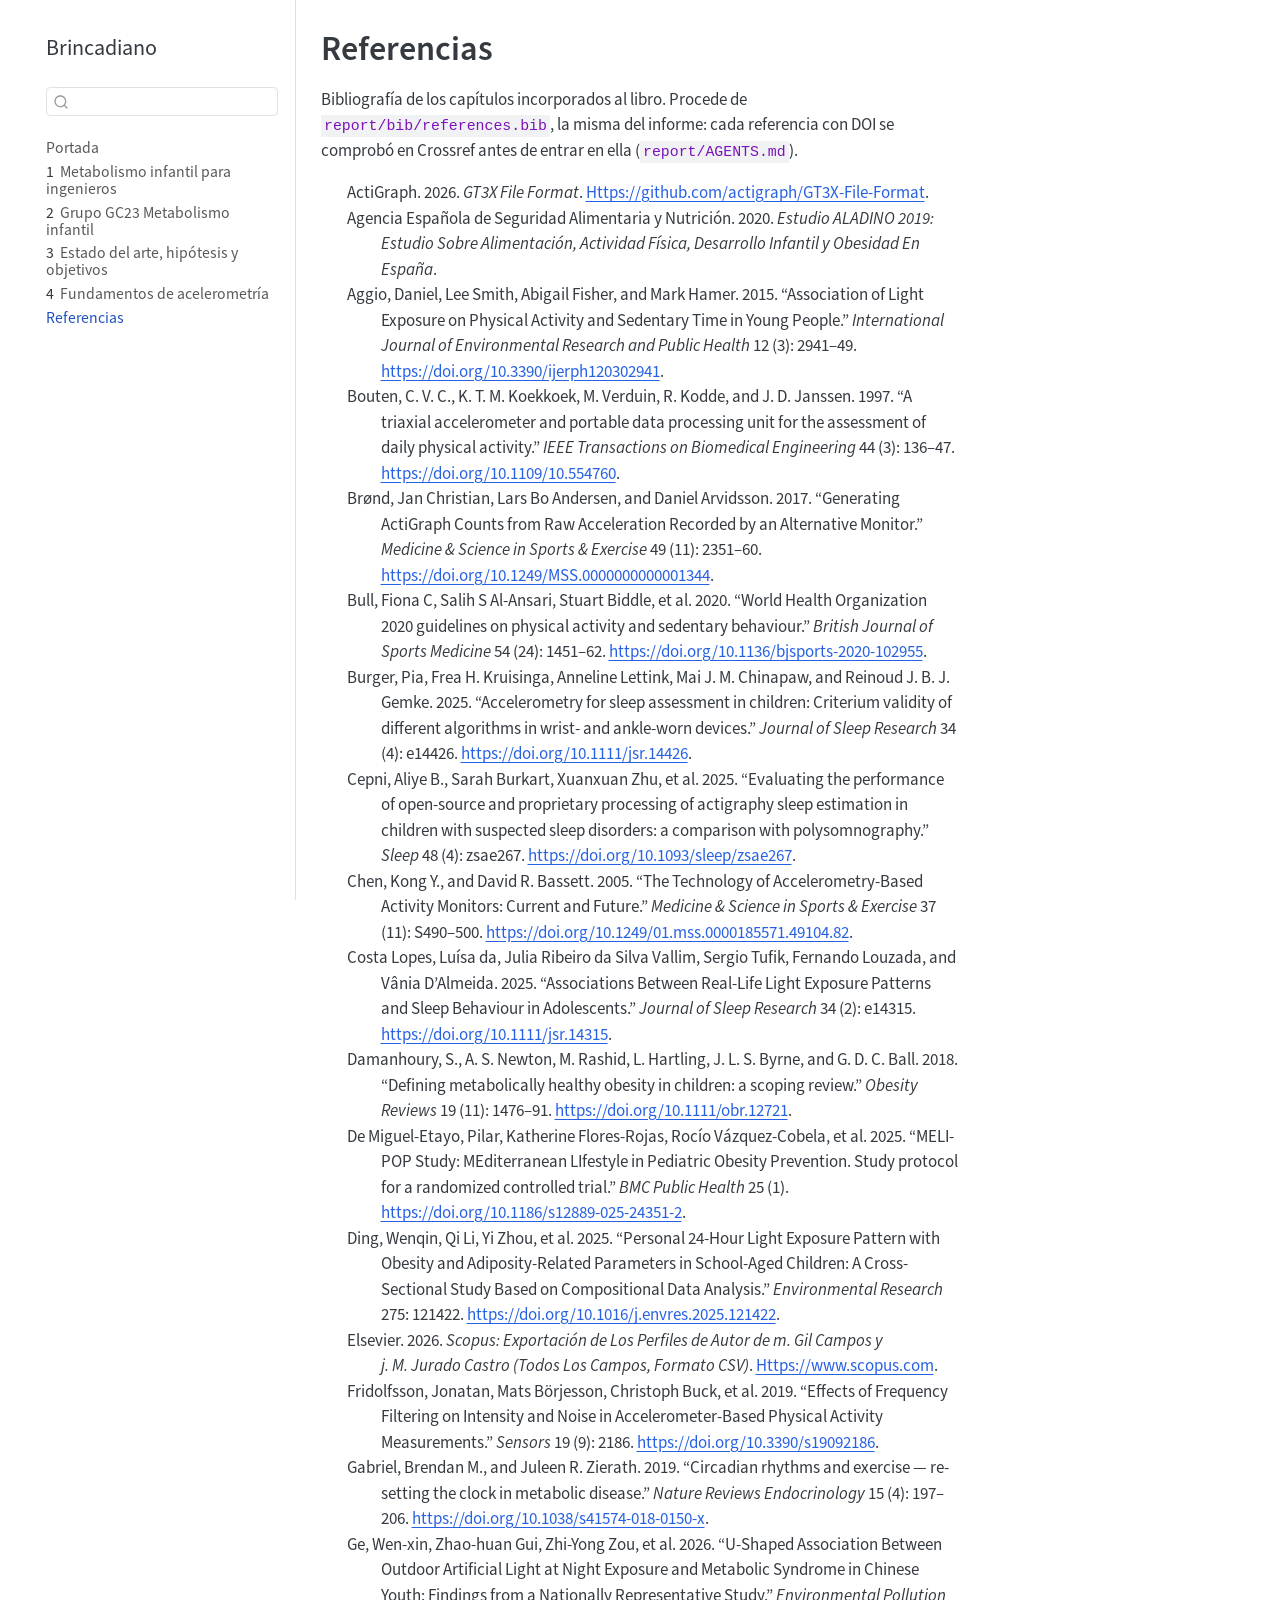
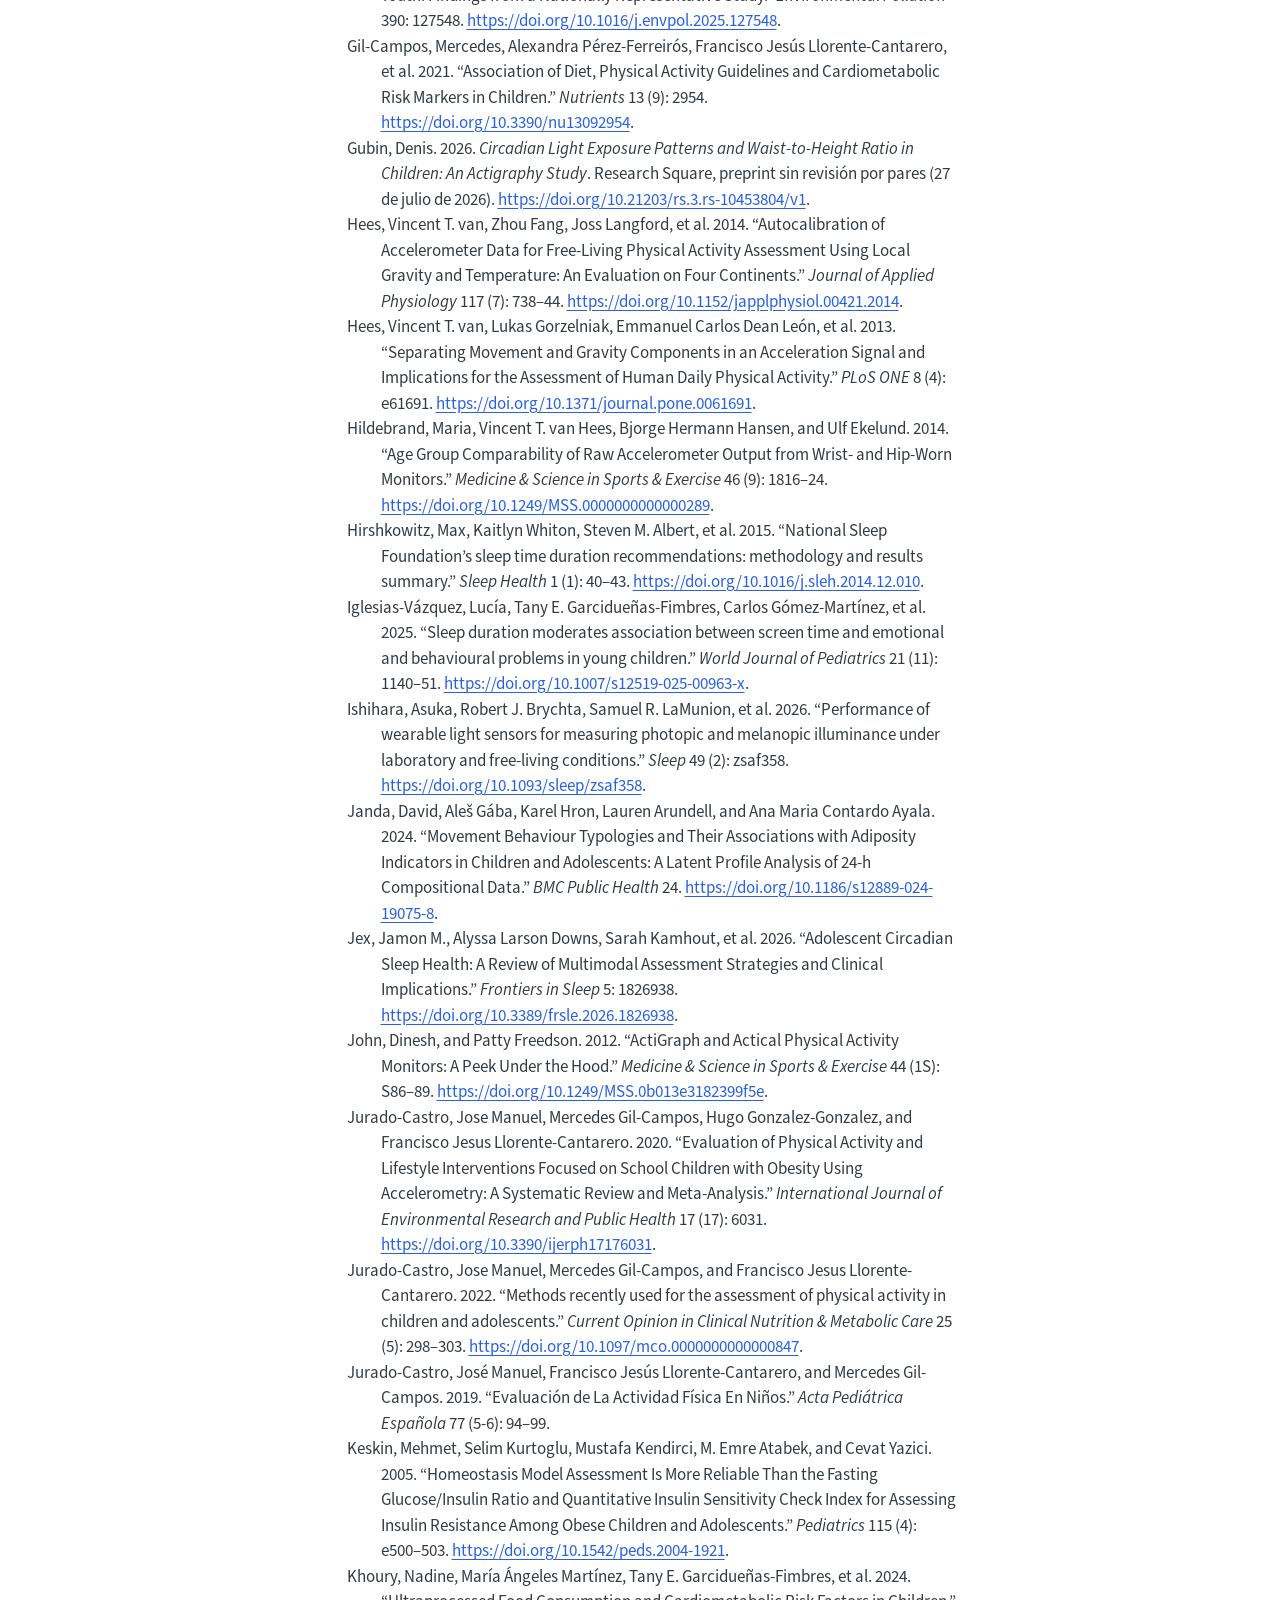
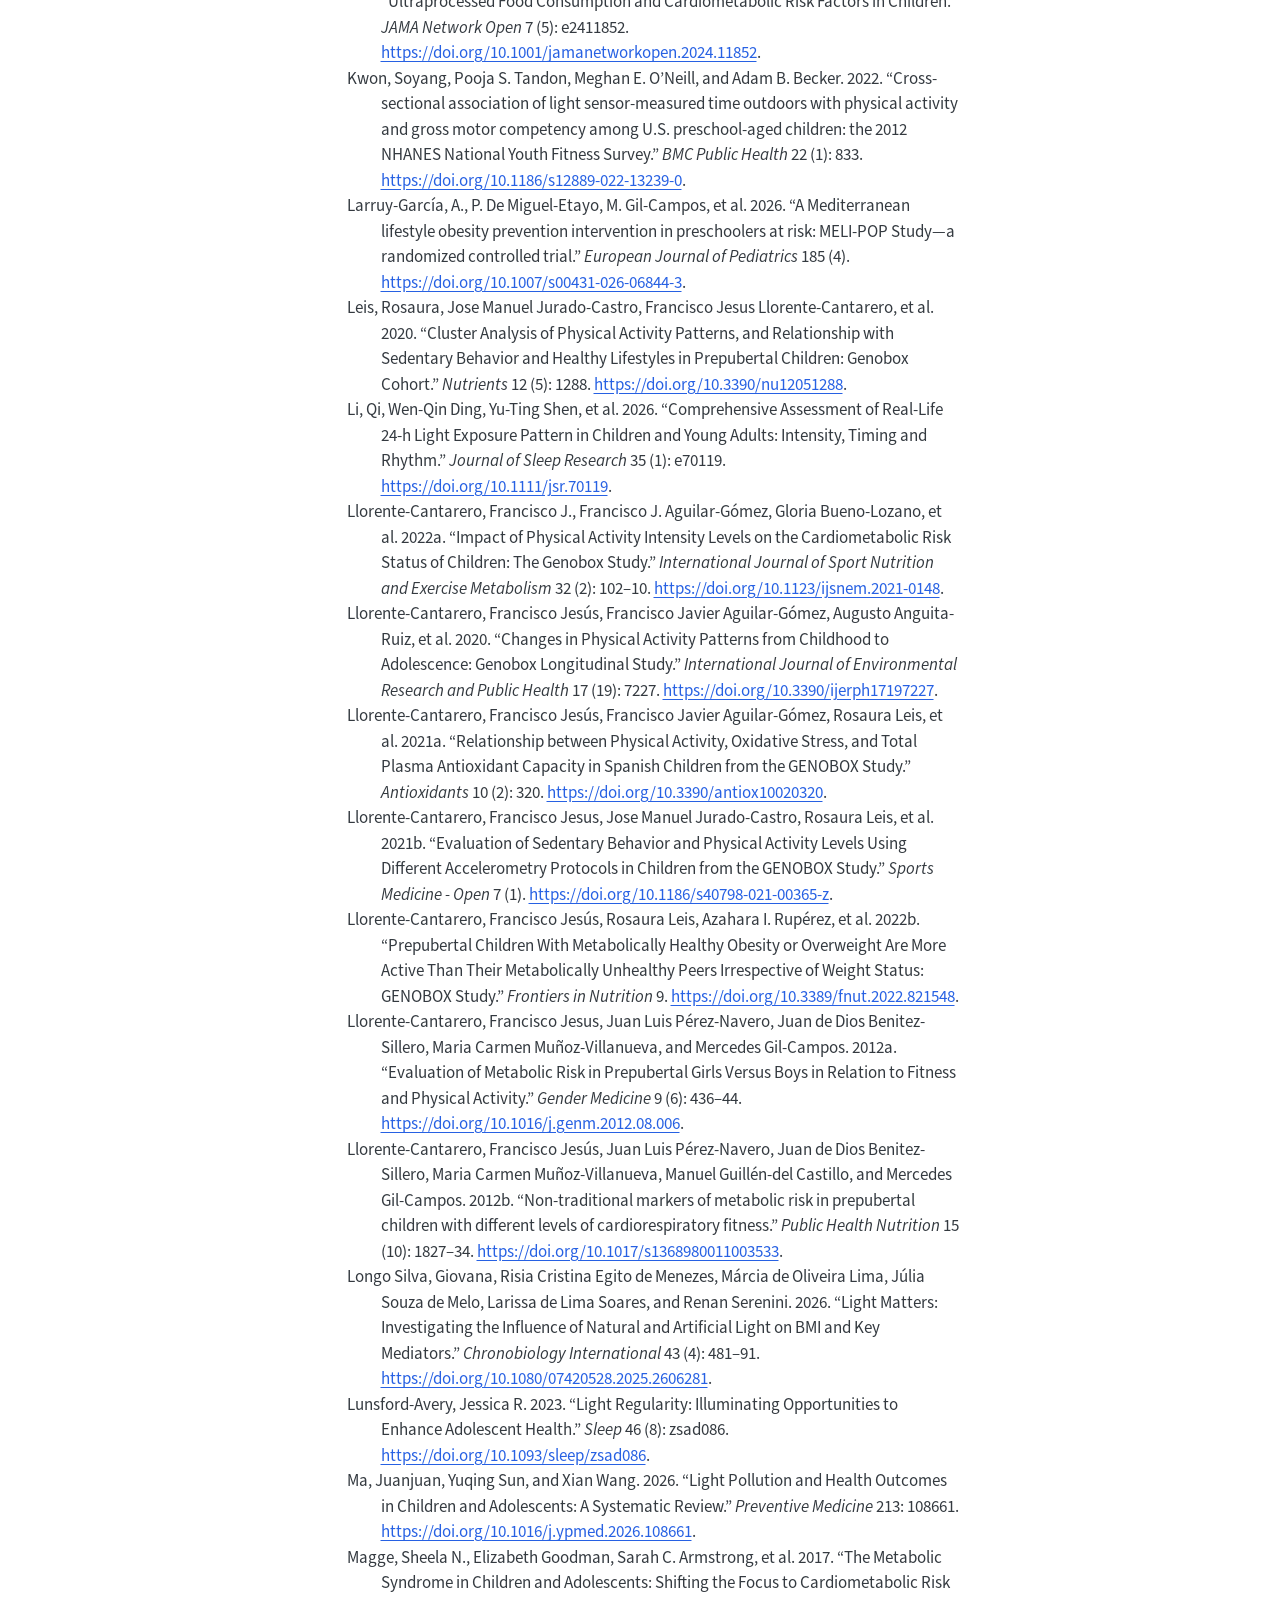
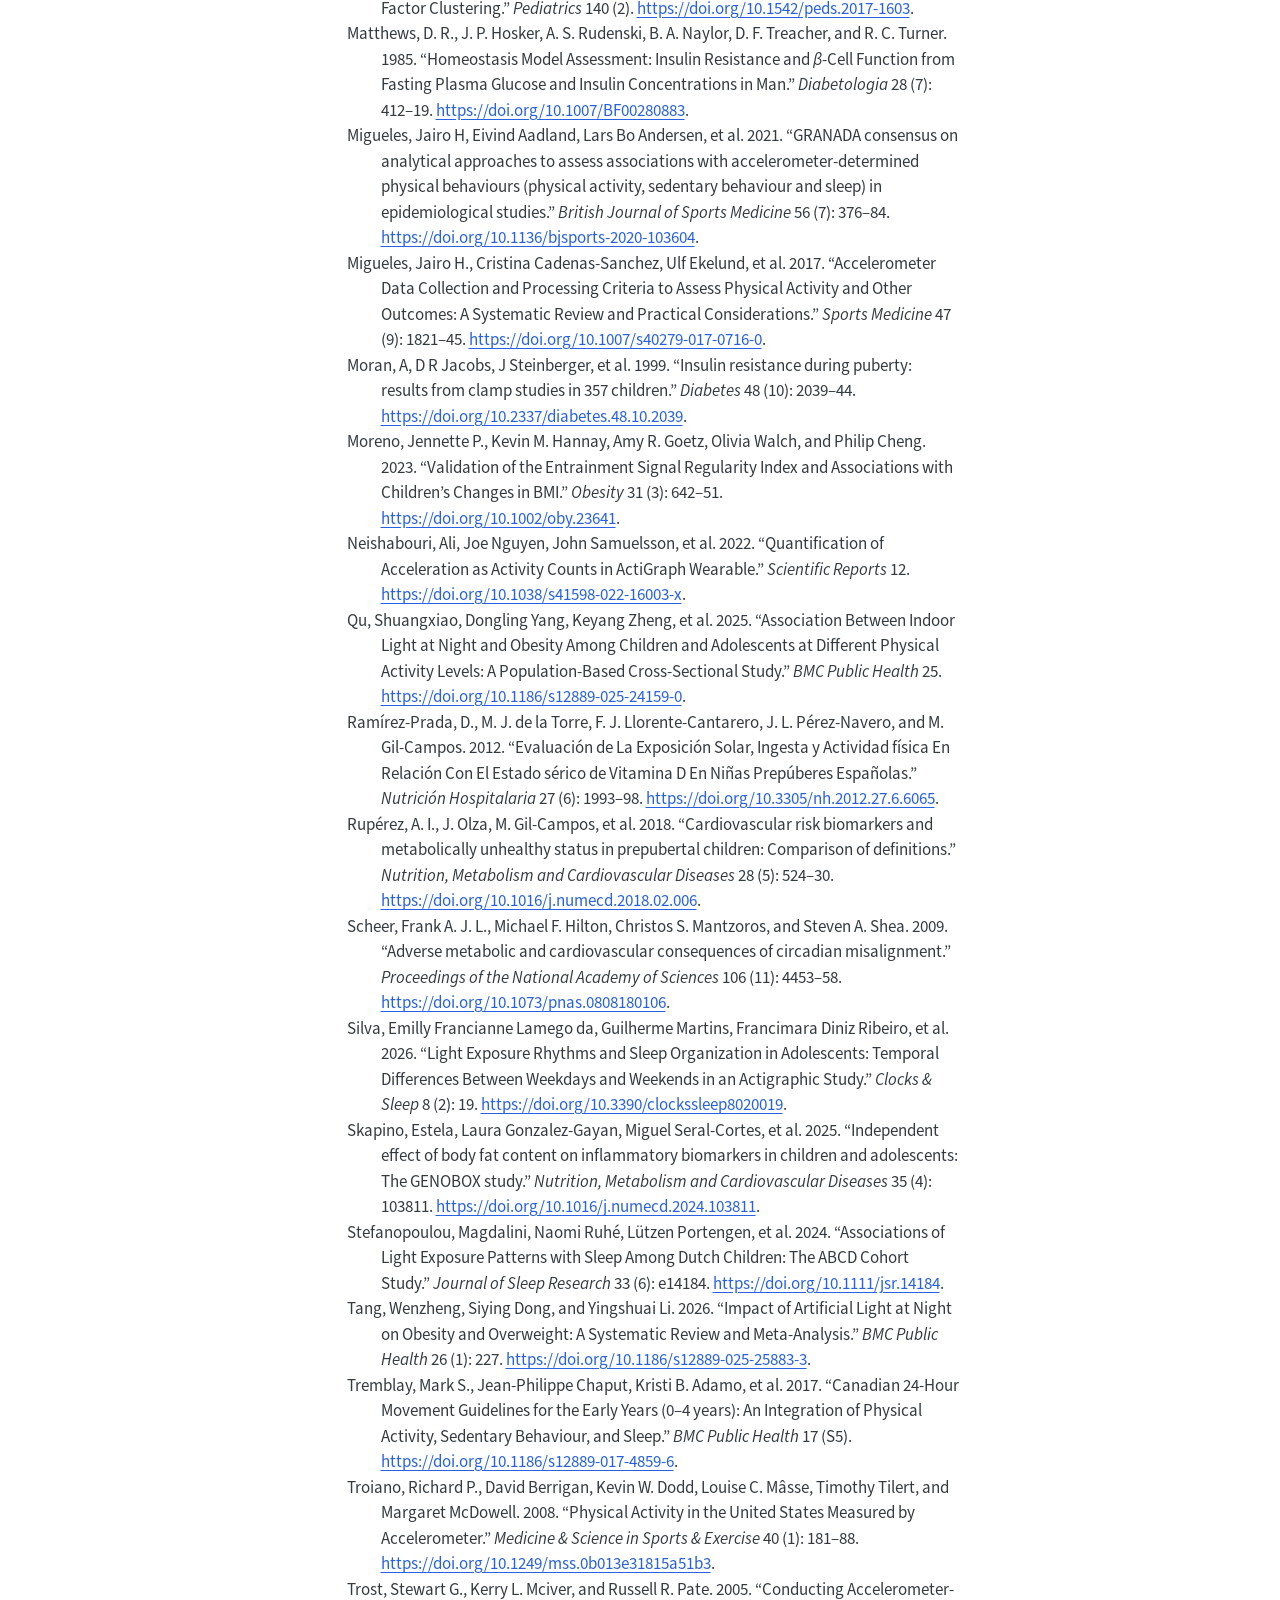
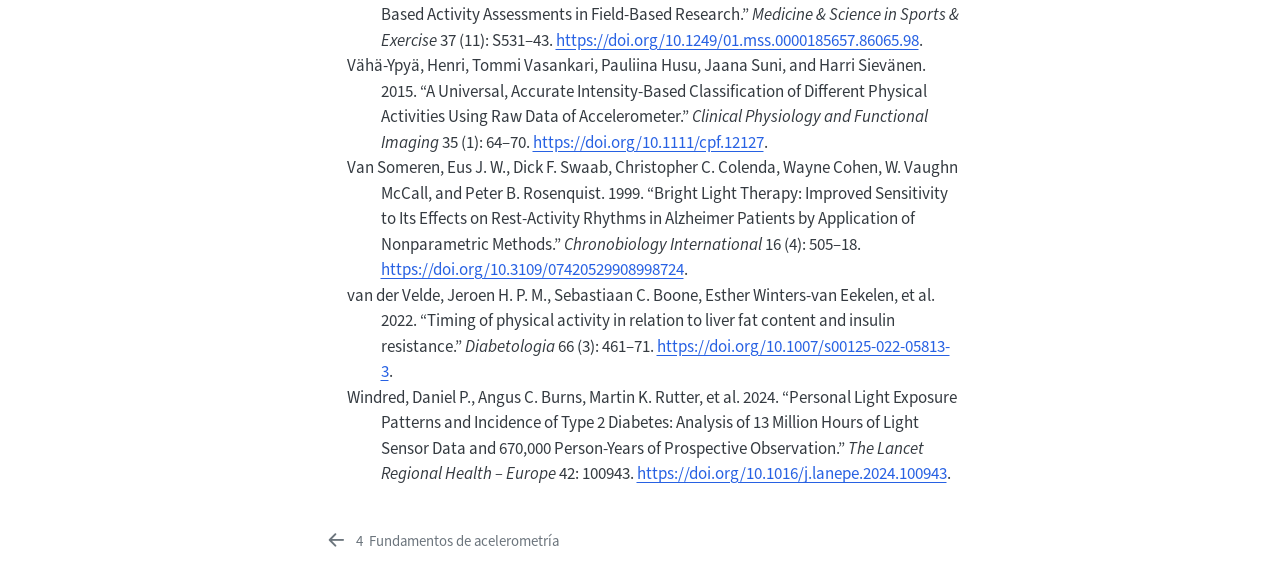
<file: chapters/99-referencias.html>
<!DOCTYPE html>
<html xmlns="http://www.w3.org/1999/xhtml" lang="es" xml:lang="es"><head>

<meta charset="utf-8">
<meta name="generator" content="quarto-1.10.19">

<meta name="viewport" content="width=device-width, initial-scale=1.0, user-scalable=yes">


<title>Referencias – Brincadiano</title>
<style>
/* Default styles provided by pandoc.
** See https://pandoc.org/MANUAL.html#variables-for-html for config info.
*/
span.smallcaps{font-variant: small-caps;}
div.columns{display: flex; gap: 1.5em;}
div.column{flex: auto;}
@media screen {
div.columns{gap: min(4vw, 1.5em);}
div.column{overflow-x: auto;}
}
div.hanging-indent{margin-left: 1.5em; text-indent: -1.5em;}
ul.task-list{list-style: none;}
ul.task-list li input[type="checkbox"] {
  width: 0.8em;
  margin: 0 0.8em 0.2em -1em; /* quarto-specific, see https://github.com/quarto-dev/quarto-cli/issues/4556 */ 
  vertical-align: middle;
}
/* CSS for citations */
div.csl-bib-body { }
div.csl-entry {
  clear: both;
}
.hanging-indent div.csl-entry {
  margin-left:2em;
  text-indent:-2em;
}
div.csl-left-margin {
  min-width:2em;
  float:left;
}
div.csl-right-inline {
  margin-left:2em;
  padding-left:1em;
}
div.csl-indent {
  margin-left: 2em;
}</style>


<script src="../site_libs/quarto-nav/quarto-nav.js"></script>
<script src="../site_libs/quarto-nav/headroom.min.js"></script>
<script src="../site_libs/clipboard/clipboard.min.js"></script>
<script src="../site_libs/quarto-search/autocomplete.umd.js"></script>
<script src="../site_libs/quarto-search/fuse.min.js"></script>
<script src="../site_libs/quarto-search/quarto-search.js"></script>
<meta name="quarto:offset" content="../">
<link href="../chapters/04-acelerometria.html" rel="prev">
<script src="../site_libs/quarto-html/quarto.js" type="module"></script>
<script src="../site_libs/quarto-html/tabsets/tabsets.js" type="module"></script>
<script src="../site_libs/quarto-html/popper.min.js"></script>
<script src="../site_libs/quarto-html/tippy.umd.min.js"></script>
<script src="../site_libs/quarto-html/anchor.min.js"></script>
<link href="../site_libs/quarto-html/tippy.css" rel="stylesheet">
<link href="../site_libs/quarto-html/quarto-syntax-highlighting-bf27225e3a48a9273f3daa8f8e829971.css" rel="stylesheet" id="quarto-text-highlighting-styles">
<script src="../site_libs/bootstrap/bootstrap.min.js"></script>
<link href="../site_libs/bootstrap/bootstrap-icons.css" rel="stylesheet">
<link href="../site_libs/bootstrap/bootstrap-b12e71101a410aa398c066a74cb85b90.min.css" rel="stylesheet" append-hash="true" id="quarto-bootstrap" data-mode="light">
<script id="quarto-search-options" type="application/json">{
  "location": "sidebar",
  "copy-button": false,
  "collapse-after": 3,
  "panel-placement": "start",
  "type": "textbox",
  "limit": 50,
  "keyboard-shortcut": [
    "f",
    "/",
    "s"
  ],
  "show-item-context": false,
  "language": {
    "search-no-results-text": "No se han encontrado resultados",
    "search-matching-documents-text": "documentos encontrados",
    "search-copy-link-title": "Copiar el enlace en la búsqueda",
    "search-hide-matches-text": "Ocultar resultados adicionales",
    "search-more-match-text": "resultado adicional en este documento",
    "search-more-matches-text": "resultados adicionales en este documento",
    "search-clear-button-title": "Borrar",
    "search-text-placeholder": "",
    "search-detached-cancel-button-title": "Cancelar",
    "search-submit-button-title": "Enviar",
    "search-label": "Buscar"
  }
}</script>


<link rel="stylesheet" href="../assets/css/styles.css">
</head>

<body class="nav-sidebar floating quarto-light">

<div id="quarto-search-results"></div>
  <header id="quarto-header" class="headroom fixed-top">
  <nav class="quarto-secondary-nav">
    <div class="container-fluid d-flex">
      <button type="button" class="quarto-btn-toggle btn" data-bs-toggle="collapse" role="button" data-bs-target=".quarto-sidebar-collapse-item" aria-controls="quarto-sidebar" aria-expanded="false" aria-label="Alternar barra lateral" onclick="if (window.quartoToggleHeadroom) { window.quartoToggleHeadroom(); }">
        <i class="bi bi-layout-text-sidebar-reverse"></i>
      </button>
        <nav class="quarto-page-breadcrumbs" aria-label="breadcrumb"><ol class="breadcrumb"><li class="breadcrumb-item"><a href="../chapters/99-referencias.html">Referencias</a></li></ol></nav>
        <a class="flex-grow-1" role="navigation" data-bs-toggle="collapse" data-bs-target=".quarto-sidebar-collapse-item" aria-controls="quarto-sidebar" aria-expanded="false" aria-label="Alternar barra lateral" onclick="if (window.quartoToggleHeadroom) { window.quartoToggleHeadroom(); }">      
        </a>
      <button type="button" class="btn quarto-search-button" aria-label="Buscar" onclick="window.quartoOpenSearch();">
        <i class="bi bi-search"></i>
      </button>
    </div>
  </nav>
</header>
<!-- content -->
<div id="quarto-content" class="quarto-container page-columns page-rows-contents page-layout-article">
<!-- sidebar -->
  <nav id="quarto-sidebar" class="sidebar collapse collapse-horizontal quarto-sidebar-collapse-item sidebar-navigation floating overflow-auto">
    <div class="pt-lg-2 mt-2 text-left sidebar-header">
    <div class="sidebar-title mb-0 py-0">
      <a href="../">Brincadiano</a> 
    </div>
      </div>
        <div class="mt-2 flex-shrink-0 align-items-center">
        <div class="sidebar-search">
        <div id="quarto-search" class="" title="Buscar"></div>
        </div>
        </div>
    <div class="sidebar-menu-container"> 
    <ul class="list-unstyled mt-1">
        <li class="sidebar-item">
  <div class="sidebar-item-container"> 
  <a href="../index.html" class="sidebar-item-text sidebar-link">
 <span class="menu-text">Portada</span></a>
  </div>
</li>
        <li class="sidebar-item">
  <div class="sidebar-item-container"> 
  <a href="../chapters/01-metabolismo-ingenieros.html" class="sidebar-item-text sidebar-link">
 <span class="menu-text"><span class="chapter-number">1</span>&nbsp; <span class="chapter-title">Metabolismo infantil para ingenieros</span></span></a>
  </div>
</li>
        <li class="sidebar-item">
  <div class="sidebar-item-container"> 
  <a href="../chapters/02-grupo-gc23.html" class="sidebar-item-text sidebar-link">
 <span class="menu-text"><span class="chapter-number">2</span>&nbsp; <span class="chapter-title">Grupo GC23 Metabolismo infantil</span></span></a>
  </div>
</li>
        <li class="sidebar-item">
  <div class="sidebar-item-container"> 
  <a href="../chapters/03-estado-hipotesis.html" class="sidebar-item-text sidebar-link">
 <span class="menu-text"><span class="chapter-number">3</span>&nbsp; <span class="chapter-title">Estado del arte, hipótesis y objetivos</span></span></a>
  </div>
</li>
        <li class="sidebar-item">
  <div class="sidebar-item-container"> 
  <a href="../chapters/04-acelerometria.html" class="sidebar-item-text sidebar-link">
 <span class="menu-text"><span class="chapter-number">4</span>&nbsp; <span class="chapter-title">Fundamentos de acelerometría</span></span></a>
  </div>
</li>
        <li class="sidebar-item">
  <div class="sidebar-item-container"> 
  <a href="../chapters/99-referencias.html" class="sidebar-item-text sidebar-link active">
 <span class="menu-text">Referencias</span></a>
  </div>
</li>
    </ul>
    </div>
</nav>
<div id="quarto-sidebar-glass" class="quarto-sidebar-collapse-item" data-bs-toggle="collapse" data-bs-target=".quarto-sidebar-collapse-item"></div>
<!-- margin-sidebar -->
    <div id="quarto-margin-sidebar" class="sidebar margin-sidebar zindex-bottom">
        
    </div>
<!-- main -->
<main class="content" id="quarto-document-content">

<header id="title-block-header" class="quarto-title-block default">
<div class="quarto-title">
<h1 class="title">Referencias</h1>
</div>



<div class="quarto-title-meta">

    
  
    
  </div>
  


</header>


<p>Bibliografía de los capítulos incorporados al libro. Procede de <code>report/bib/references.bib</code>, la misma del informe: cada referencia con DOI se comprobó en Crossref antes de entrar en ella (<code>report/AGENTS.md</code>).</p>
<div id="refs" class="references csl-bib-body hanging-indent" role="list">
<div id="ref-ActiGraphGT3X" class="csl-entry" role="listitem">
ActiGraph. 2026. <em><span>GT3X</span> File Format</em>. <a href="https://github.com/actigraph/GT3X-File-Format" class="uri">Https://github.com/actigraph/GT3X-File-Format</a>.
</div>
<div id="ref-ALADINO2019" class="csl-entry" role="listitem">
Agencia Española de Seguridad Alimentaria y Nutrición. 2020. <em>Estudio
<span>ALADINO</span> 2019: Estudio Sobre Alimentación, Actividad Física,
Desarrollo Infantil y Obesidad En España</em>.
</div>
<div id="ref-Aggio2015Luz" class="csl-entry" role="listitem">
Aggio, Daniel, Lee Smith, Abigail Fisher, and Mark Hamer. 2015.
<span>“<span class="nocase">Association of Light Exposure on Physical
Activity and Sedentary Time in Young People</span>.”</span>
<em>International Journal of Environmental Research and Public
Health</em> 12 (3): 2941–49. <a href="https://doi.org/10.3390/ijerph120302941">https://doi.org/10.3390/ijerph120302941</a>.
</div>
<div id="ref-Bouten1997" class="csl-entry" role="listitem">
Bouten, C. V. C., K. T. M. Koekkoek, M. Verduin, R. Kodde, and J. D.
Janssen. 1997. <span>“<span class="nocase">A triaxial accelerometer and
portable data processing unit for the assessment of daily physical
activity</span>.”</span> <em>IEEE Transactions on Biomedical
Engineering</em> 44 (3): 136–47. <a href="https://doi.org/10.1109/10.554760">https://doi.org/10.1109/10.554760</a>.
</div>
<div id="ref-Brond2017" class="csl-entry" role="listitem">
Brønd, Jan Christian, Lars Bo Andersen, and Daniel Arvidsson. 2017.
<span>“Generating <span>ActiGraph</span> Counts from Raw Acceleration
Recorded by an Alternative Monitor.”</span> <em>Medicine &amp; Science
in Sports &amp; Exercise</em> 49 (11): 2351–60. <a href="https://doi.org/10.1249/MSS.0000000000001344">https://doi.org/10.1249/MSS.0000000000001344</a>.
</div>
<div id="ref-Bull2020" class="csl-entry" role="listitem">
Bull, Fiona C, Salih S Al-Ansari, Stuart Biddle, et al. 2020.
<span>“<span class="nocase">World Health Organization 2020 guidelines on
physical activity and sedentary behaviour</span>.”</span> <em>British
Journal of Sports Medicine</em> 54 (24): 1451–62. <a href="https://doi.org/10.1136/bjsports-2020-102955">https://doi.org/10.1136/bjsports-2020-102955</a>.
</div>
<div id="ref-Burger2025Sueno" class="csl-entry" role="listitem">
Burger, Pia, Frea H. Kruisinga, Anneline Lettink, Mai J. M. Chinapaw,
and Reinoud J. B. J. Gemke. 2025. <span>“<span class="nocase">Accelerometry for sleep assessment in children: Criterium
validity of different algorithms in wrist- and ankle-worn
devices</span>.”</span> <em>Journal of Sleep Research</em> 34 (4):
e14426. <a href="https://doi.org/10.1111/jsr.14426">https://doi.org/10.1111/jsr.14426</a>.
</div>
<div id="ref-Cepni2025Sueno" class="csl-entry" role="listitem">
Cepni, Aliye B., Sarah Burkart, Xuanxuan Zhu, et al. 2025. <span>“<span class="nocase">Evaluating the performance of open-source and proprietary
processing of actigraphy sleep estimation in children with suspected
sleep disorders: a comparison with polysomnography</span>.”</span>
<em>Sleep</em> 48 (4): zsae267. <a href="https://doi.org/10.1093/sleep/zsae267">https://doi.org/10.1093/sleep/zsae267</a>.
</div>
<div id="ref-ChenBassett2005" class="csl-entry" role="listitem">
Chen, Kong Y., and David R. Bassett. 2005. <span>“<span class="nocase">The Technology of Accelerometry-Based Activity Monitors:
Current and Future</span>.”</span> <em>Medicine &amp; Science in Sports
&amp; Exercise</em> 37 (11): S490–500. <a href="https://doi.org/10.1249/01.mss.0000185571.49104.82">https://doi.org/10.1249/01.mss.0000185571.49104.82</a>.
</div>
<div id="ref-CostaLopes2025Luz" class="csl-entry" role="listitem">
Costa Lopes, Luísa da, Julia Ribeiro da Silva Vallim, Sergio Tufik,
Fernando Louzada, and Vânia D’Almeida. 2025. <span>“Associations Between
Real-Life Light Exposure Patterns and Sleep Behaviour in
Adolescents.”</span> <em>Journal of Sleep Research</em> 34 (2): e14315.
<a href="https://doi.org/10.1111/jsr.14315">https://doi.org/10.1111/jsr.14315</a>.
</div>
<div id="ref-Damanhoury2018" class="csl-entry" role="listitem">
Damanhoury, S., A. S. Newton, M. Rashid, L. Hartling, J. L. S. Byrne,
and G. D. C. Ball. 2018. <span>“<span class="nocase">Defining
metabolically healthy obesity in children: a scoping
review</span>.”</span> <em>Obesity Reviews</em> 19 (11): 1476–91. <a href="https://doi.org/10.1111/obr.12721">https://doi.org/10.1111/obr.12721</a>.
</div>
<div id="ref-DeMiguelEtayo2025MELIPOP" class="csl-entry" role="listitem">
De Miguel-Etayo, Pilar, Katherine Flores-Rojas, Rocío Vázquez-Cobela, et
al. 2025. <span>“<span class="nocase">MELI-POP Study: MEditerranean
LIfestyle in Pediatric Obesity Prevention. Study protocol for a
randomized controlled trial</span>.”</span> <em>BMC Public Health</em>
25 (1). <a href="https://doi.org/10.1186/s12889-025-24351-2">https://doi.org/10.1186/s12889-025-24351-2</a>.
</div>
<div id="ref-Ding2025Luz24h" class="csl-entry" role="listitem">
Ding, Wenqin, Qi Li, Yi Zhou, et al. 2025. <span>“Personal 24-Hour Light
Exposure Pattern with Obesity and Adiposity-Related Parameters in
School-Aged Children: A Cross-Sectional Study Based on Compositional
Data Analysis.”</span> <em>Environmental Research</em> 275: 121422. <a href="https://doi.org/10.1016/j.envres.2025.121422">https://doi.org/10.1016/j.envres.2025.121422</a>.
</div>
<div id="ref-Scopus2026Colaboradores" class="csl-entry" role="listitem">
Elsevier. 2026. <em>Scopus: Exportación de Los Perfiles de Autor de
m.&nbsp;Gil Campos y j.&nbsp;M.&nbsp;Jurado Castro (Todos Los Campos, Formato
CSV)</em>. <a href="https://www.scopus.com" class="uri">Https://www.scopus.com</a>.
</div>
<div id="ref-Fridolfsson2019" class="csl-entry" role="listitem">
Fridolfsson, Jonatan, Mats Börjesson, Christoph Buck, et al. 2019.
<span>“<span class="nocase">Effects of Frequency Filtering on Intensity
and Noise in Accelerometer-Based Physical Activity
Measurements</span>.”</span> <em>Sensors</em> 19 (9): 2186. <a href="https://doi.org/10.3390/s19092186">https://doi.org/10.3390/s19092186</a>.
</div>
<div id="ref-GabrielZierath2019" class="csl-entry" role="listitem">
Gabriel, Brendan M., and Juleen R. Zierath. 2019. <span>“<span class="nocase">Circadian rhythms and exercise — re-setting the clock in
metabolic disease</span>.”</span> <em>Nature Reviews Endocrinology</em>
15 (4): 197–206. <a href="https://doi.org/10.1038/s41574-018-0150-x">https://doi.org/10.1038/s41574-018-0150-x</a>.
</div>
<div id="ref-Ge2026ALAN" class="csl-entry" role="listitem">
Ge, Wen-xin, Zhao-huan Gui, Zhi-Yong Zou, et al. 2026. <span>“U-Shaped
Association Between Outdoor Artificial Light at Night Exposure and
Metabolic Syndrome in Chinese Youth: Findings from a Nationally
Representative Study.”</span> <em>Environmental Pollution</em> 390:
127548. <a href="https://doi.org/10.1016/j.envpol.2025.127548">https://doi.org/10.1016/j.envpol.2025.127548</a>.
</div>
<div id="ref-GilCampos2021Dieta" class="csl-entry" role="listitem">
Gil-Campos, Mercedes, Alexandra Pérez-Ferreirós, Francisco Jesús
Llorente-Cantarero, et al. 2021. <span>“<span class="nocase">Association
of Diet, Physical Activity Guidelines and Cardiometabolic Risk Markers
in Children</span>.”</span> <em>Nutrients</em> 13 (9): 2954. <a href="https://doi.org/10.3390/nu13092954">https://doi.org/10.3390/nu13092954</a>.
</div>
<div id="ref-Gubin2026Preprint" class="csl-entry" role="listitem">
Gubin, Denis. 2026. <em>Circadian Light Exposure Patterns and
Waist-to-Height Ratio in Children: An Actigraphy Study</em>. Research
Square, preprint sin revisión por pares (27 de julio de 2026). <a href="https://doi.org/10.21203/rs.3.rs-10453804/v1">https://doi.org/10.21203/rs.3.rs-10453804/v1</a>.
</div>
<div id="ref-vanHees2014" class="csl-entry" role="listitem">
Hees, Vincent T. van, Zhou Fang, Joss Langford, et al. 2014.
<span>“Autocalibration of Accelerometer Data for Free-Living Physical
Activity Assessment Using Local Gravity and Temperature: An Evaluation
on Four Continents.”</span> <em>Journal of Applied Physiology</em> 117
(7): 738–44. <a href="https://doi.org/10.1152/japplphysiol.00421.2014">https://doi.org/10.1152/japplphysiol.00421.2014</a>.
</div>
<div id="ref-vanHees2013" class="csl-entry" role="listitem">
Hees, Vincent T. van, Lukas Gorzelniak, Emmanuel Carlos Dean León, et
al. 2013. <span>“Separating Movement and Gravity Components in an
Acceleration Signal and Implications for the Assessment of Human Daily
Physical Activity.”</span> <em>PLoS ONE</em> 8 (4): e61691. <a href="https://doi.org/10.1371/journal.pone.0061691">https://doi.org/10.1371/journal.pone.0061691</a>.
</div>
<div id="ref-Hildebrand2014" class="csl-entry" role="listitem">
Hildebrand, Maria, Vincent T. van Hees, Bjorge Hermann Hansen, and Ulf
Ekelund. 2014. <span>“Age Group Comparability of Raw Accelerometer
Output from Wrist- and Hip-Worn Monitors.”</span> <em>Medicine &amp;
Science in Sports &amp; Exercise</em> 46 (9): 1816–24. <a href="https://doi.org/10.1249/MSS.0000000000000289">https://doi.org/10.1249/MSS.0000000000000289</a>.
</div>
<div id="ref-Hirshkowitz2015" class="csl-entry" role="listitem">
Hirshkowitz, Max, Kaitlyn Whiton, Steven M. Albert, et al. 2015.
<span>“<span class="nocase">National Sleep Foundation’s sleep time
duration recommendations: methodology and results
summary</span>.”</span> <em>Sleep Health</em> 1 (1): 40–43. <a href="https://doi.org/10.1016/j.sleh.2014.12.010">https://doi.org/10.1016/j.sleh.2014.12.010</a>.
</div>
<div id="ref-IglesiasVazquez2025Sueno" class="csl-entry" role="listitem">
Iglesias-Vázquez, Lucía, Tany E. Garcidueñas-Fimbres, Carlos
Gómez-Martínez, et al. 2025. <span>“<span class="nocase">Sleep duration
moderates association between screen time and emotional and behavioural
problems in young children</span>.”</span> <em>World Journal of
Pediatrics</em> 21 (11): 1140–51. <a href="https://doi.org/10.1007/s12519-025-00963-x">https://doi.org/10.1007/s12519-025-00963-x</a>.
</div>
<div id="ref-Ishihara2026Luz" class="csl-entry" role="listitem">
Ishihara, Asuka, Robert J. Brychta, Samuel R. LaMunion, et al. 2026.
<span>“<span class="nocase">Performance of wearable light sensors for
measuring photopic and melanopic illuminance under laboratory and
free-living conditions</span>.”</span> <em>Sleep</em> 49 (2): zsaf358.
<a href="https://doi.org/10.1093/sleep/zsaf358">https://doi.org/10.1093/sleep/zsaf358</a>.
</div>
<div id="ref-Janda2024Perfiles" class="csl-entry" role="listitem">
Janda, David, Aleš Gába, Karel Hron, Lauren Arundell, and Ana Maria
Contardo Ayala. 2024. <span>“Movement Behaviour Typologies and Their
Associations with Adiposity Indicators in Children and Adolescents: A
Latent Profile Analysis of 24-h Compositional Data.”</span> <em>BMC
Public Health</em> 24. <a href="https://doi.org/10.1186/s12889-024-19075-8">https://doi.org/10.1186/s12889-024-19075-8</a>.
</div>
<div id="ref-Jex2026Multimodal" class="csl-entry" role="listitem">
Jex, Jamon M., Alyssa Larson Downs, Sarah Kamhout, et al. 2026.
<span>“Adolescent Circadian Sleep Health: A Review of Multimodal
Assessment Strategies and Clinical Implications.”</span> <em>Frontiers
in Sleep</em> 5: 1826938. <a href="https://doi.org/10.3389/frsle.2026.1826938">https://doi.org/10.3389/frsle.2026.1826938</a>.
</div>
<div id="ref-JohnFreedson2012" class="csl-entry" role="listitem">
John, Dinesh, and Patty Freedson. 2012. <span>“<span>ActiGraph</span>
and <span>Actical</span> Physical Activity Monitors: A Peek Under the
Hood.”</span> <em>Medicine &amp; Science in Sports &amp; Exercise</em>
44 (1S): S86–89. <a href="https://doi.org/10.1249/MSS.0b013e3182399f5e">https://doi.org/10.1249/MSS.0b013e3182399f5e</a>.
</div>
<div id="ref-JuradoCastro2020Metaanalisis" class="csl-entry" role="listitem">
Jurado-Castro, Jose Manuel, Mercedes Gil-Campos, Hugo Gonzalez-Gonzalez,
and Francisco Jesus Llorente-Cantarero. 2020. <span>“<span class="nocase">Evaluation of Physical Activity and Lifestyle
Interventions Focused on School Children with Obesity Using
Accelerometry: A Systematic Review and Meta-Analysis</span>.”</span>
<em>International Journal of Environmental Research and Public
Health</em> 17 (17): 6031. <a href="https://doi.org/10.3390/ijerph17176031">https://doi.org/10.3390/ijerph17176031</a>.
</div>
<div id="ref-JuradoCastro2022Metodos" class="csl-entry" role="listitem">
Jurado-Castro, Jose Manuel, Mercedes Gil-Campos, and Francisco Jesus
Llorente-Cantarero. 2022. <span>“<span class="nocase">Methods recently
used for the assessment of physical activity in children and
adolescents</span>.”</span> <em>Current Opinion in Clinical Nutrition
&amp; Metabolic Care</em> 25 (5): 298–303. <a href="https://doi.org/10.1097/mco.0000000000000847">https://doi.org/10.1097/mco.0000000000000847</a>.
</div>
<div id="ref-JuradoCastro2019ActaPediatr" class="csl-entry" role="listitem">
Jurado-Castro, José Manuel, Francisco Jesús Llorente-Cantarero, and
Mercedes Gil-Campos. 2019. <span>“Evaluación de La Actividad Física En
Niños.”</span> <em>Acta Pediátrica Española</em> 77 (5-6): 94–99.
</div>
<div id="ref-Keskin2005" class="csl-entry" role="listitem">
Keskin, Mehmet, Selim Kurtoglu, Mustafa Kendirci, M. Emre Atabek, and
Cevat Yazici. 2005. <span>“<span class="nocase">Homeostasis Model
Assessment Is More Reliable Than the Fasting Glucose/Insulin Ratio and
Quantitative Insulin Sensitivity Check Index for Assessing Insulin
Resistance Among Obese Children and Adolescents</span>.”</span>
<em>Pediatrics</em> 115 (4): e500–503. <a href="https://doi.org/10.1542/peds.2004-1921">https://doi.org/10.1542/peds.2004-1921</a>.
</div>
<div id="ref-Khoury2024UPF" class="csl-entry" role="listitem">
Khoury, Nadine, María Ángeles Martínez, Tany E. Garcidueñas-Fimbres, et
al. 2024. <span>“<span class="nocase">Ultraprocessed Food Consumption
and Cardiometabolic Risk Factors in Children</span>.”</span> <em>JAMA
Network Open</em> 7 (5): e2411852. <a href="https://doi.org/10.1001/jamanetworkopen.2024.11852">https://doi.org/10.1001/jamanetworkopen.2024.11852</a>.
</div>
<div id="ref-Kwon2022Exterior" class="csl-entry" role="listitem">
Kwon, Soyang, Pooja S. Tandon, Meghan E. O’Neill, and Adam B. Becker.
2022. <span>“<span class="nocase">Cross-sectional association of light
sensor-measured time outdoors with physical activity and gross motor
competency among U.S. preschool-aged children: the 2012 NHANES National
Youth Fitness Survey</span>.”</span> <em>BMC Public Health</em> 22 (1):
833. <a href="https://doi.org/10.1186/s12889-022-13239-0">https://doi.org/10.1186/s12889-022-13239-0</a>.
</div>
<div id="ref-LarruyGarcia2026MELIPOP" class="csl-entry" role="listitem">
Larruy-García, A., P. De Miguel-Etayo, M. Gil-Campos, et al. 2026.
<span>“<span class="nocase">A Mediterranean lifestyle obesity prevention
intervention in preschoolers at risk: MELI-POP Study—a randomized
controlled trial</span>.”</span> <em>European Journal of Pediatrics</em>
185 (4). <a href="https://doi.org/10.1007/s00431-026-06844-3">https://doi.org/10.1007/s00431-026-06844-3</a>.
</div>
<div id="ref-Leis2020Cluster" class="csl-entry" role="listitem">
Leis, Rosaura, Jose Manuel Jurado-Castro, Francisco Jesus
Llorente-Cantarero, et al. 2020. <span>“<span class="nocase">Cluster
Analysis of Physical Activity Patterns, and Relationship with Sedentary
Behavior and Healthy Lifestyles in Prepubertal Children: Genobox
Cohort</span>.”</span> <em>Nutrients</em> 12 (5): 1288. <a href="https://doi.org/10.3390/nu12051288">https://doi.org/10.3390/nu12051288</a>.
</div>
<div id="ref-Li2026PatronLuz" class="csl-entry" role="listitem">
Li, Qi, Wen-Qin Ding, Yu-Ting Shen, et al. 2026. <span>“Comprehensive
Assessment of Real-Life 24-h Light Exposure Pattern in Children and
Young Adults: Intensity, Timing and Rhythm.”</span> <em>Journal of Sleep
Research</em> 35 (1): e70119. <a href="https://doi.org/10.1111/jsr.70119">https://doi.org/10.1111/jsr.70119</a>.
</div>
<div id="ref-LlorenteCantarero2022Intensidad" class="csl-entry" role="listitem">
Llorente-Cantarero, Francisco J., Francisco J. Aguilar-Gómez, Gloria
Bueno-Lozano, et al. 2022a. <span>“<span class="nocase">Impact of
Physical Activity Intensity Levels on the Cardiometabolic Risk Status of
Children: The Genobox Study</span>.”</span> <em>International Journal of
Sport Nutrition and Exercise Metabolism</em> 32 (2): 102–10. <a href="https://doi.org/10.1123/ijsnem.2021-0148">https://doi.org/10.1123/ijsnem.2021-0148</a>.
</div>
<div id="ref-LlorenteCantarero2020Longitudinal" class="csl-entry" role="listitem">
Llorente-Cantarero, Francisco Jesús, Francisco Javier Aguilar-Gómez,
Augusto Anguita-Ruiz, et al. 2020. <span>“<span class="nocase">Changes
in Physical Activity Patterns from Childhood to Adolescence: Genobox
Longitudinal Study</span>.”</span> <em>International Journal of
Environmental Research and Public Health</em> 17 (19): 7227. <a href="https://doi.org/10.3390/ijerph17197227">https://doi.org/10.3390/ijerph17197227</a>.
</div>
<div id="ref-LlorenteCantarero2021Oxidativo" class="csl-entry" role="listitem">
Llorente-Cantarero, Francisco Jesús, Francisco Javier Aguilar-Gómez,
Rosaura Leis, et al. 2021a. <span>“<span class="nocase">Relationship
between Physical Activity, Oxidative Stress, and Total Plasma
Antioxidant Capacity in Spanish Children from the GENOBOX
Study</span>.”</span> <em>Antioxidants</em> 10 (2): 320. <a href="https://doi.org/10.3390/antiox10020320">https://doi.org/10.3390/antiox10020320</a>.
</div>
<div id="ref-LlorenteCantarero2021Protocolos" class="csl-entry" role="listitem">
Llorente-Cantarero, Francisco Jesus, Jose Manuel Jurado-Castro, Rosaura
Leis, et al. 2021b. <span>“<span class="nocase">Evaluation of Sedentary
Behavior and Physical Activity Levels Using Different Accelerometry
Protocols in Children from the GENOBOX Study</span>.”</span> <em>Sports
Medicine - Open</em> 7 (1). <a href="https://doi.org/10.1186/s40798-021-00365-z">https://doi.org/10.1186/s40798-021-00365-z</a>.
</div>
<div id="ref-LlorenteCantarero2022MHO" class="csl-entry" role="listitem">
Llorente-Cantarero, Francisco Jesús, Rosaura Leis, Azahara I. Rupérez,
et al. 2022b. <span>“<span class="nocase">Prepubertal Children With
Metabolically Healthy Obesity or Overweight Are More Active Than Their
Metabolically Unhealthy Peers Irrespective of Weight Status: GENOBOX
Study</span>.”</span> <em>Frontiers in Nutrition</em> 9. <a href="https://doi.org/10.3389/fnut.2022.821548">https://doi.org/10.3389/fnut.2022.821548</a>.
</div>
<div id="ref-LlorenteCantarero2012Sexo" class="csl-entry" role="listitem">
Llorente-Cantarero, Francisco Jesus, Juan Luis Pérez-Navero, Juan de
Dios Benitez-Sillero, Maria Carmen Muñoz-Villanueva, and Mercedes
Gil-Campos. 2012a. <span>“<span class="nocase">Evaluation of Metabolic
Risk in Prepubertal Girls Versus Boys in Relation to Fitness and
Physical Activity</span>.”</span> <em>Gender Medicine</em> 9 (6):
436–44. <a href="https://doi.org/10.1016/j.genm.2012.08.006">https://doi.org/10.1016/j.genm.2012.08.006</a>.
</div>
<div id="ref-LlorenteCantarero2012Fitness" class="csl-entry" role="listitem">
Llorente-Cantarero, Francisco Jesús, Juan Luis Pérez-Navero, Juan de
Dios Benitez-Sillero, Maria Carmen Muñoz-Villanueva, Manuel Guillén-del
Castillo, and Mercedes Gil-Campos. 2012b. <span>“<span class="nocase">Non-traditional markers of metabolic risk in prepubertal
children with different levels of cardiorespiratory
fitness</span>.”</span> <em>Public Health Nutrition</em> 15 (10):
1827–34. <a href="https://doi.org/10.1017/s1368980011003533">https://doi.org/10.1017/s1368980011003533</a>.
</div>
<div id="ref-LongoSilva2026Luz" class="csl-entry" role="listitem">
Longo Silva, Giovana, Risia Cristina Egito de Menezes, Márcia de
Oliveira Lima, Júlia Souza de Melo, Larissa de Lima Soares, and Renan
Serenini. 2026. <span>“Light Matters: Investigating the Influence of
Natural and Artificial Light on <span>BMI</span> and Key
Mediators.”</span> <em>Chronobiology International</em> 43 (4): 481–91.
<a href="https://doi.org/10.1080/07420528.2025.2606281">https://doi.org/10.1080/07420528.2025.2606281</a>.
</div>
<div id="ref-LunsfordAvery2023Regularidad" class="csl-entry" role="listitem">
Lunsford-Avery, Jessica R. 2023. <span>“Light Regularity: Illuminating
Opportunities to Enhance Adolescent Health.”</span> <em>Sleep</em> 46
(8): zsad086. <a href="https://doi.org/10.1093/sleep/zsad086">https://doi.org/10.1093/sleep/zsad086</a>.
</div>
<div id="ref-Ma2026Contaminacion" class="csl-entry" role="listitem">
Ma, Juanjuan, Yuqing Sun, and Xian Wang. 2026. <span>“Light Pollution
and Health Outcomes in Children and Adolescents: A Systematic
Review.”</span> <em>Preventive Medicine</em> 213: 108661. <a href="https://doi.org/10.1016/j.ypmed.2026.108661">https://doi.org/10.1016/j.ypmed.2026.108661</a>.
</div>
<div id="ref-Magge2017" class="csl-entry" role="listitem">
Magge, Sheela N., Elizabeth Goodman, Sarah C. Armstrong, et al. 2017.
<span>“<span class="nocase">The Metabolic Syndrome in Children and
Adolescents: Shifting the Focus to Cardiometabolic Risk Factor
Clustering</span>.”</span> <em>Pediatrics</em> 140 (2). <a href="https://doi.org/10.1542/peds.2017-1603">https://doi.org/10.1542/peds.2017-1603</a>.
</div>
<div id="ref-Matthews1985" class="csl-entry" role="listitem">
Matthews, D. R., J. P. Hosker, A. S. Rudenski, B. A. Naylor, D. F.
Treacher, and R. C. Turner. 1985. <span>“Homeostasis Model Assessment:
Insulin Resistance and <span class="math inline"><em>β</em></span>-Cell
Function from Fasting Plasma Glucose and Insulin Concentrations in
Man.”</span> <em>Diabetologia</em> 28 (7): 412–19. <a href="https://doi.org/10.1007/BF00280883">https://doi.org/10.1007/BF00280883</a>.
</div>
<div id="ref-Migueles2021GRANADA" class="csl-entry" role="listitem">
Migueles, Jairo H, Eivind Aadland, Lars Bo Andersen, et al. 2021.
<span>“<span class="nocase">GRANADA consensus on analytical approaches
to assess associations with accelerometer-determined physical behaviours
(physical activity, sedentary behaviour and sleep) in epidemiological
studies</span>.”</span> <em>British Journal of Sports Medicine</em> 56
(7): 376–84. <a href="https://doi.org/10.1136/bjsports-2020-103604">https://doi.org/10.1136/bjsports-2020-103604</a>.
</div>
<div id="ref-Migueles2017" class="csl-entry" role="listitem">
Migueles, Jairo H., Cristina Cadenas-Sanchez, Ulf Ekelund, et al. 2017.
<span>“Accelerometer Data Collection and Processing Criteria to Assess
Physical Activity and Other Outcomes: A Systematic Review and Practical
Considerations.”</span> <em>Sports Medicine</em> 47 (9): 1821–45. <a href="https://doi.org/10.1007/s40279-017-0716-0">https://doi.org/10.1007/s40279-017-0716-0</a>.
</div>
<div id="ref-Moran1999" class="csl-entry" role="listitem">
Moran, A, D R Jacobs, J Steinberger, et al. 1999. <span>“<span class="nocase">Insulin resistance during puberty: results from clamp
studies in 357 children.</span>”</span> <em>Diabetes</em> 48 (10):
2039–44. <a href="https://doi.org/10.2337/diabetes.48.10.2039">https://doi.org/10.2337/diabetes.48.10.2039</a>.
</div>
<div id="ref-Moreno2023ESRI" class="csl-entry" role="listitem">
Moreno, Jennette P., Kevin M. Hannay, Amy R. Goetz, Olivia Walch, and
Philip Cheng. 2023. <span>“Validation of the Entrainment Signal
Regularity Index and Associations with Children’s Changes in
<span>BMI</span>.”</span> <em>Obesity</em> 31 (3): 642–51. <a href="https://doi.org/10.1002/oby.23641">https://doi.org/10.1002/oby.23641</a>.
</div>
<div id="ref-Neishabouri2022" class="csl-entry" role="listitem">
Neishabouri, Ali, Joe Nguyen, John Samuelsson, et al. 2022.
<span>“Quantification of Acceleration as Activity Counts in
<span>ActiGraph</span> Wearable.”</span> <em>Scientific Reports</em> 12.
<a href="https://doi.org/10.1038/s41598-022-16003-x">https://doi.org/10.1038/s41598-022-16003-x</a>.
</div>
<div id="ref-Qu2025LAN" class="csl-entry" role="listitem">
Qu, Shuangxiao, Dongling Yang, Keyang Zheng, et al. 2025.
<span>“Association Between Indoor Light at Night and Obesity Among
Children and Adolescents at Different Physical Activity Levels: A
Population-Based Cross-Sectional Study.”</span> <em>BMC Public
Health</em> 25. <a href="https://doi.org/10.1186/s12889-025-24159-0">https://doi.org/10.1186/s12889-025-24159-0</a>.
</div>
<div id="ref-RamirezPrada2012VitD" class="csl-entry" role="listitem">
Ramírez-Prada, D., M. J. de la Torre, F. J. Llorente-Cantarero, J. L.
Pérez-Navero, and M. Gil-Campos. 2012. <span>“Evaluaci<span>ó</span>n de
La Exposici<span>ó</span>n Solar, Ingesta y Actividad
f<span>í</span>sica En Relaci<span>ó</span>n Con El Estado
s<span>é</span>rico de Vitamina <span>D</span> En Ni<span>ñ</span>as
Prep<span>ú</span>beres Espa<span>ñ</span>olas.”</span>
<em>Nutrici<span>ó</span>n Hospitalaria</em> 27 (6): 1993–98. <a href="https://doi.org/10.3305/nh.2012.27.6.6065">https://doi.org/10.3305/nh.2012.27.6.6065</a>.
</div>
<div id="ref-Ruperez2018" class="csl-entry" role="listitem">
Rupérez, A. I., J. Olza, M. Gil-Campos, et al. 2018. <span>“<span class="nocase">Cardiovascular risk biomarkers and metabolically
unhealthy status in prepubertal children: Comparison of
definitions</span>.”</span> <em>Nutrition, Metabolism and Cardiovascular
Diseases</em> 28 (5): 524–30. <a href="https://doi.org/10.1016/j.numecd.2018.02.006">https://doi.org/10.1016/j.numecd.2018.02.006</a>.
</div>
<div id="ref-Scheer2009" class="csl-entry" role="listitem">
Scheer, Frank A. J. L., Michael F. Hilton, Christos S. Mantzoros, and
Steven A. Shea. 2009. <span>“<span class="nocase">Adverse metabolic and
cardiovascular consequences of circadian misalignment</span>.”</span>
<em>Proceedings of the National Academy of Sciences</em> 106 (11):
4453–58. <a href="https://doi.org/10.1073/pnas.0808180106">https://doi.org/10.1073/pnas.0808180106</a>.
</div>
<div id="ref-daSilva2026Ritmos" class="csl-entry" role="listitem">
Silva, Emilly Francianne Lamego da, Guilherme Martins, Francimara Diniz
Ribeiro, et al. 2026. <span>“Light Exposure Rhythms and Sleep
Organization in Adolescents: Temporal Differences Between Weekdays and
Weekends in an Actigraphic Study.”</span> <em>Clocks &amp; Sleep</em> 8
(2): 19. <a href="https://doi.org/10.3390/clockssleep8020019">https://doi.org/10.3390/clockssleep8020019</a>.
</div>
<div id="ref-Skapino2025GENOBOX" class="csl-entry" role="listitem">
Skapino, Estela, Laura Gonzalez-Gayan, Miguel Seral-Cortes, et al. 2025.
<span>“<span class="nocase">Independent effect of body fat content on
inflammatory biomarkers in children and adolescents: The GENOBOX
study</span>.”</span> <em>Nutrition, Metabolism and Cardiovascular
Diseases</em> 35 (4): 103811. <a href="https://doi.org/10.1016/j.numecd.2024.103811">https://doi.org/10.1016/j.numecd.2024.103811</a>.
</div>
<div id="ref-Stefanopoulou2024ABCD" class="csl-entry" role="listitem">
Stefanopoulou, Magdalini, Naomi Ruhé, Lützen Portengen, et al. 2024.
<span>“Associations of Light Exposure Patterns with Sleep Among Dutch
Children: The ABCD Cohort Study.”</span> <em>Journal of Sleep
Research</em> 33 (6): e14184. <a href="https://doi.org/10.1111/jsr.14184">https://doi.org/10.1111/jsr.14184</a>.
</div>
<div id="ref-Tang2026LAN" class="csl-entry" role="listitem">
Tang, Wenzheng, Siying Dong, and Yingshuai Li. 2026. <span>“Impact of
Artificial Light at Night on Obesity and Overweight: A Systematic Review
and Meta-Analysis.”</span> <em>BMC Public Health</em> 26 (1): 227. <a href="https://doi.org/10.1186/s12889-025-25883-3">https://doi.org/10.1186/s12889-025-25883-3</a>.
</div>
<div id="ref-Tremblay2017" class="csl-entry" role="listitem">
Tremblay, Mark S., Jean-Philippe Chaput, Kristi B. Adamo, et al. 2017.
<span>“<span class="nocase">Canadian 24-Hour Movement Guidelines for the
Early Years (0–4&nbsp;years): An Integration of Physical Activity, Sedentary
Behaviour, and Sleep</span>.”</span> <em>BMC Public Health</em> 17 (S5).
<a href="https://doi.org/10.1186/s12889-017-4859-6">https://doi.org/10.1186/s12889-017-4859-6</a>.
</div>
<div id="ref-Troiano2008" class="csl-entry" role="listitem">
Troiano, Richard P., David Berrigan, Kevin W. Dodd, Louise C. Mâsse,
Timothy Tilert, and Margaret McDowell. 2008. <span>“Physical Activity in
the <span>United States</span> Measured by Accelerometer.”</span>
<em>Medicine &amp; Science in Sports &amp; Exercise</em> 40 (1): 181–88.
<a href="https://doi.org/10.1249/mss.0b013e31815a51b3">https://doi.org/10.1249/mss.0b013e31815a51b3</a>.
</div>
<div id="ref-Trost2005" class="csl-entry" role="listitem">
Trost, Stewart G., Kerry L. Mciver, and Russell R. Pate. 2005.
<span>“<span class="nocase">Conducting Accelerometer-Based Activity
Assessments in Field-Based Research</span>.”</span> <em>Medicine &amp;
Science in Sports &amp; Exercise</em> 37 (11): S531–43. <a href="https://doi.org/10.1249/01.mss.0000185657.86065.98">https://doi.org/10.1249/01.mss.0000185657.86065.98</a>.
</div>
<div id="ref-VahaYpya2015" class="csl-entry" role="listitem">
Vähä-Ypyä, Henri, Tommi Vasankari, Pauliina Husu, Jaana Suni, and Harri
Sievänen. 2015. <span>“A Universal, Accurate Intensity-Based
Classification of Different Physical Activities Using Raw Data of
Accelerometer.”</span> <em>Clinical Physiology and Functional
Imaging</em> 35 (1): 64–70. <a href="https://doi.org/10.1111/cpf.12127">https://doi.org/10.1111/cpf.12127</a>.
</div>
<div id="ref-VanSomeren1999" class="csl-entry" role="listitem">
Van Someren, Eus J. W., Dick F. Swaab, Christopher C. Colenda, Wayne
Cohen, W. Vaughn McCall, and Peter B. Rosenquist. 1999. <span>“Bright
Light Therapy: Improved Sensitivity to Its Effects on Rest-Activity
Rhythms in <span>Alzheimer</span> Patients by Application of
Nonparametric Methods.”</span> <em>Chronobiology International</em> 16
(4): 505–18. <a href="https://doi.org/10.3109/07420529908998724">https://doi.org/10.3109/07420529908998724</a>.
</div>
<div id="ref-vanderVelde2023" class="csl-entry" role="listitem">
van der Velde, Jeroen H. P. M., Sebastiaan C. Boone, Esther Winters-van
Eekelen, et al. 2022. <span>“<span class="nocase">Timing of physical
activity in relation to liver fat content and insulin
resistance</span>.”</span> <em>Diabetologia</em> 66 (3): 461–71. <a href="https://doi.org/10.1007/s00125-022-05813-3">https://doi.org/10.1007/s00125-022-05813-3</a>.
</div>
<div id="ref-Windred2024Diabetes" class="csl-entry" role="listitem">
Windred, Daniel P., Angus C. Burns, Martin K. Rutter, et al. 2024.
<span>“Personal Light Exposure Patterns and Incidence of Type 2
Diabetes: Analysis of 13 Million Hours of Light Sensor Data and 670,000
Person-Years of Prospective Observation.”</span> <em>The Lancet Regional
Health – Europe</em> 42: 100943. <a href="https://doi.org/10.1016/j.lanepe.2024.100943">https://doi.org/10.1016/j.lanepe.2024.100943</a>.
</div>
</div>



</main> <!-- /main -->
<script id="quarto-html-after-body" type="application/javascript">
  window.document.addEventListener("DOMContentLoaded", function (event) {
    const icon = "";
    const anchorJS = new window.AnchorJS();
    anchorJS.options = {
      placement: 'right',
      icon: icon
    };
    anchorJS.add('.anchored');
      var localhostRegex = new RegExp(/^(?:http|https):\/\/localhost\:?[0-9]*\//);
      var mailtoRegex = new RegExp(/^mailto:/);
        var filterRegex = new RegExp('/' + window.location.host + '/');
      var isInternal = (href) => {
          return filterRegex.test(href) || localhostRegex.test(href) || mailtoRegex.test(href);
      }
      // Inspect non-navigation links and adorn them if external
     var links = window.document.querySelectorAll('a[href]:not(.nav-link):not(.navbar-brand):not(.toc-action):not(.sidebar-link):not(.sidebar-item-toggle):not(.pagination-link):not(.no-external):not([aria-hidden]):not(.dropdown-item):not(.quarto-navigation-tool):not(.about-link)');
      for (var i=0; i<links.length; i++) {
        const link = links[i];
        if (!isInternal(link.href)) {
          // undo the damage that might have been done by quarto-nav.js in the case of
          // links that we want to consider external
          if (link.dataset.originalHref !== undefined) {
            link.href = link.dataset.originalHref;
          }
        }
      }
    function tippyHover(el, contentFn, onTriggerFn, onUntriggerFn) {
      const config = {
        allowHTML: true,
        maxWidth: 500,
        delay: 100,
        arrow: false,
        appendTo: function(el) {
            return el.parentElement;
        },
        interactive: true,
        interactiveBorder: 10,
        theme: 'quarto',
        placement: 'bottom-start',
      };
      if (contentFn) {
        config.content = contentFn;
      }
      if (onTriggerFn) {
        config.onTrigger = onTriggerFn;
      }
      if (onUntriggerFn) {
        config.onUntrigger = onUntriggerFn;
      }
      window.tippy(el, config); 
    }
    const noterefs = window.document.querySelectorAll('a[role="doc-noteref"]');
    for (var i=0; i<noterefs.length; i++) {
      const ref = noterefs[i];
      tippyHover(ref, function() {
        // use id or data attribute instead here
        let href = ref.getAttribute('data-footnote-href') || ref.getAttribute('href');
        try { href = new URL(href).hash; } catch {}
        const id = href.replace(/^#\/?/, "");
        const note = window.document.getElementById(id);
        if (note) {
          return note.innerHTML;
        } else {
          return "";
        }
      });
    }
    const xrefs = window.document.querySelectorAll('a.quarto-xref');
    const processXRef = (id, note) => {
      // Strip column container classes
      const stripColumnClz = (el) => {
        el.classList.remove("page-full", "page-columns");
        if (el.children) {
          for (const child of el.children) {
            stripColumnClz(child);
          }
        }
      }
      stripColumnClz(note)
      if (id === null || id.startsWith('sec-')) {
        // Special case sections, only their first couple elements
        const container = document.createElement("div");
        if (note.children && note.children.length > 2) {
          container.appendChild(note.children[0].cloneNode(true));
          for (let i = 1; i < note.children.length; i++) {
            const child = note.children[i];
            if (child.tagName === "P" && child.innerText === "") {
              continue;
            } else {
              container.appendChild(child.cloneNode(true));
              break;
            }
          }
          if (window.Quarto?.typesetMath) {
            window.Quarto.typesetMath(container);
          }
          return container.innerHTML
        } else {
          if (window.Quarto?.typesetMath) {
            window.Quarto.typesetMath(note);
          }
          return note.innerHTML;
        }
      } else {
        // Remove any anchor links if they are present
        const anchorLink = note.querySelector('a.anchorjs-link');
        if (anchorLink) {
          anchorLink.remove();
        }
        if (window.Quarto?.typesetMath) {
          window.Quarto.typesetMath(note);
        }
        if (note.classList.contains("callout")) {
          return note.outerHTML;
        } else {
          return note.innerHTML;
        }
      }
    }
    for (var i=0; i<xrefs.length; i++) {
      const xref = xrefs[i];
      tippyHover(xref, undefined, function(instance) {
        instance.disable();
        let url = xref.getAttribute('href');
        let hash = undefined; 
        if (url.startsWith('#')) {
          hash = url;
        } else {
          try { hash = new URL(url).hash; } catch {}
        }
        if (hash) {
          const id = hash.replace(/^#\/?/, "");
          const note = window.document.getElementById(id);
          if (note !== null) {
            try {
              const html = processXRef(id, note.cloneNode(true));
              instance.setContent(html);
            } finally {
              instance.enable();
              instance.show();
            }
          } else {
            // See if we can fetch this
            fetch(url.split('#')[0])
            .then(res => res.text())
            .then(html => {
              const parser = new DOMParser();
              const htmlDoc = parser.parseFromString(html, "text/html");
              const note = htmlDoc.getElementById(id);
              if (note !== null) {
                const html = processXRef(id, note);
                instance.setContent(html);
              } 
            }).finally(() => {
              instance.enable();
              instance.show();
            });
          }
        } else {
          // See if we can fetch a full url (with no hash to target)
          // This is a special case and we should probably do some content thinning / targeting
          fetch(url)
          .then(res => res.text())
          .then(html => {
            const parser = new DOMParser();
            const htmlDoc = parser.parseFromString(html, "text/html");
            const note = htmlDoc.querySelector('main.content');
            if (note !== null) {
              // This should only happen for chapter cross references
              // (since there is no id in the URL)
              // remove the first header
              if (note.children.length > 0 && note.children[0].tagName === "HEADER") {
                note.children[0].remove();
              }
              const html = processXRef(null, note);
              instance.setContent(html);
            } 
          }).finally(() => {
            instance.enable();
            instance.show();
          });
        }
      }, function(instance) {
      });
    }
        let selectedAnnoteEl;
        const selectorForAnnotation = ( cell, annotation) => {
          let cellAttr = 'data-code-cell="' + cell + '"';
          let lineAttr = 'data-code-annotation="' +  annotation + '"';
          const selector = 'span[' + cellAttr + '][' + lineAttr + ']';
          return selector;
        }
        const selectCodeLines = (annoteEl) => {
          const doc = window.document;
          const targetCell = annoteEl.getAttribute("data-target-cell");
          const targetAnnotation = annoteEl.getAttribute("data-target-annotation");
          const annoteSpan = window.document.querySelector(selectorForAnnotation(targetCell, targetAnnotation));
          const lines = annoteSpan.getAttribute("data-code-lines").split(",");
          const lineIds = lines.map((line) => {
            return targetCell + "-" + line;
          })
          let top = null;
          let height = null;
          let parent = null;
          if (lineIds.length > 0) {
              //compute the position of the single el (top and bottom and make a div)
              const el = window.document.getElementById(lineIds[0]);
              top = el.offsetTop;
              height = el.offsetHeight;
              parent = el.parentElement.parentElement;
            if (lineIds.length > 1) {
              const lastEl = window.document.getElementById(lineIds[lineIds.length - 1]);
              const bottom = lastEl.offsetTop + lastEl.offsetHeight;
              height = bottom - top;
            }
            if (top !== null && height !== null && parent !== null) {
              // cook up a div (if necessary) and position it 
              let div = window.document.getElementById("code-annotation-line-highlight");
              if (div === null) {
                div = window.document.createElement("div");
                div.setAttribute("id", "code-annotation-line-highlight");
                div.style.position = 'absolute';
                parent.appendChild(div);
              }
              div.style.top = top - 2 + "px";
              div.style.height = height + 4 + "px";
              div.style.left = 0;
              let gutterDiv = window.document.getElementById("code-annotation-line-highlight-gutter");
              if (gutterDiv === null) {
                gutterDiv = window.document.createElement("div");
                gutterDiv.setAttribute("id", "code-annotation-line-highlight-gutter");
                gutterDiv.style.position = 'absolute';
                const codeCell = window.document.getElementById(targetCell);
                const gutter = codeCell.querySelector('.code-annotation-gutter');
                gutter.appendChild(gutterDiv);
              }
              gutterDiv.style.top = top - 2 + "px";
              gutterDiv.style.height = height + 4 + "px";
            }
            selectedAnnoteEl = annoteEl;
          }
        };
        const unselectCodeLines = () => {
          const elementsIds = ["code-annotation-line-highlight", "code-annotation-line-highlight-gutter"];
          elementsIds.forEach((elId) => {
            const div = window.document.getElementById(elId);
            if (div) {
              div.remove();
            }
          });
          selectedAnnoteEl = undefined;
        };
          // Handle positioning of the toggle
      window.addEventListener(
        "resize",
        throttle(() => {
          elRect = undefined;
          if (selectedAnnoteEl) {
            selectCodeLines(selectedAnnoteEl);
          }
        }, 10)
      );
      function throttle(fn, ms) {
      let throttle = false;
      let timer;
        return (...args) => {
          if(!throttle) { // first call gets through
              fn.apply(this, args);
              throttle = true;
          } else { // all the others get throttled
              if(timer) clearTimeout(timer); // cancel #2
              timer = setTimeout(() => {
                fn.apply(this, args);
                timer = throttle = false;
              }, ms);
          }
        };
      }
        // Attach click handler to the DT
        const annoteDls = window.document.querySelectorAll('dt[data-target-cell]');
        for (const annoteDlNode of annoteDls) {
          annoteDlNode.addEventListener('click', (event) => {
            const clickedEl = event.target;
            if (clickedEl !== selectedAnnoteEl) {
              unselectCodeLines();
              const activeEl = window.document.querySelector('dt[data-target-cell].code-annotation-active');
              if (activeEl) {
                activeEl.classList.remove('code-annotation-active');
              }
              selectCodeLines(clickedEl);
              clickedEl.classList.add('code-annotation-active');
            } else {
              // Unselect the line
              unselectCodeLines();
              clickedEl.classList.remove('code-annotation-active');
            }
          });
        }
    const findCites = (el) => {
      const parentEl = el.parentElement;
      if (parentEl) {
        const cites = parentEl.dataset.cites;
        if (cites) {
          return {
            el,
            cites: cites.split(' ')
          };
        } else {
          return findCites(el.parentElement)
        }
      } else {
        return undefined;
      }
    };
    var bibliorefs = window.document.querySelectorAll('a[role="doc-biblioref"]');
    for (var i=0; i<bibliorefs.length; i++) {
      const ref = bibliorefs[i];
      const citeInfo = findCites(ref);
      if (citeInfo) {
        tippyHover(citeInfo.el, function() {
          var popup = window.document.createElement('div');
          citeInfo.cites.forEach(function(cite) {
            var citeDiv = window.document.createElement('div');
            citeDiv.classList.add('hanging-indent');
            citeDiv.classList.add('csl-entry');
            var biblioDiv = window.document.getElementById('ref-' + cite);
            if (biblioDiv) {
              citeDiv.innerHTML = biblioDiv.innerHTML;
            }
            popup.appendChild(citeDiv);
          });
          return popup.innerHTML;
        });
      }
    }
  });
  </script>
<nav class="page-navigation">
  <div class="nav-page nav-page-previous">
      <a href="../chapters/04-acelerometria.html" class="pagination-link" aria-label="Fundamentos de acelerometría">
        <i class="bi bi-arrow-left-short"></i> <span class="nav-page-text"><span class="chapter-number">4</span>&nbsp; <span class="chapter-title">Fundamentos de acelerometría</span></span>
      </a>          
  </div>
  <div class="nav-page nav-page-next">
  </div>
</nav>
</div> <!-- /content -->




</body></html>
</file>
<file: site_libs/quarto-html/tippy.css>
.tippy-box[data-animation=fade][data-state=hidden]{opacity:0}[data-tippy-root]{max-width:calc(100vw - 10px)}.tippy-box{position:relative;background-color:#333;color:#fff;border-radius:4px;font-size:14px;line-height:1.4;white-space:normal;outline:0;transition-property:transform,visibility,opacity}.tippy-box[data-placement^=top]>.tippy-arrow{bottom:0}.tippy-box[data-placement^=top]>.tippy-arrow:before{bottom:-7px;left:0;border-width:8px 8px 0;border-top-color:initial;transform-origin:center top}.tippy-box[data-placement^=bottom]>.tippy-arrow{top:0}.tippy-box[data-placement^=bottom]>.tippy-arrow:before{top:-7px;left:0;border-width:0 8px 8px;border-bottom-color:initial;transform-origin:center bottom}.tippy-box[data-placement^=left]>.tippy-arrow{right:0}.tippy-box[data-placement^=left]>.tippy-arrow:before{border-width:8px 0 8px 8px;border-left-color:initial;right:-7px;transform-origin:center left}.tippy-box[data-placement^=right]>.tippy-arrow{left:0}.tippy-box[data-placement^=right]>.tippy-arrow:before{left:-7px;border-width:8px 8px 8px 0;border-right-color:initial;transform-origin:center right}.tippy-box[data-inertia][data-state=visible]{transition-timing-function:cubic-bezier(.54,1.5,.38,1.11)}.tippy-arrow{width:16px;height:16px;color:#333}.tippy-arrow:before{content:"";position:absolute;border-color:transparent;border-style:solid}.tippy-content{position:relative;padding:5px 9px;z-index:1}
</file>
<file: site_libs/quarto-html/quarto-syntax-highlighting-bf27225e3a48a9273f3daa8f8e829971.css>
/* quarto syntax highlight colors */
:root {
  --quarto-hl-ot-color: #003B4F;
  --quarto-hl-at-color: #657422;
  --quarto-hl-ss-color: #20794D;
  --quarto-hl-an-color: #5E5E5E;
  --quarto-hl-fu-color: #4758AB;
  --quarto-hl-st-color: #20794D;
  --quarto-hl-cf-color: #003B4F;
  --quarto-hl-op-color: #5E5E5E;
  --quarto-hl-er-color: #AD0000;
  --quarto-hl-bn-color: #AD0000;
  --quarto-hl-al-color: #AD0000;
  --quarto-hl-va-color: #111111;
  --quarto-hl-bu-color: inherit;
  --quarto-hl-ex-color: inherit;
  --quarto-hl-pp-color: #AD0000;
  --quarto-hl-in-color: #5E5E5E;
  --quarto-hl-vs-color: #20794D;
  --quarto-hl-wa-color: #5E5E5E;
  --quarto-hl-do-color: #5E5E5E;
  --quarto-hl-im-color: #00769E;
  --quarto-hl-ch-color: #20794D;
  --quarto-hl-dt-color: #AD0000;
  --quarto-hl-fl-color: #AD0000;
  --quarto-hl-co-color: #5E5E5E;
  --quarto-hl-cv-color: #5E5E5E;
  --quarto-hl-cn-color: #8f5902;
  --quarto-hl-sc-color: #5E5E5E;
  --quarto-hl-dv-color: #AD0000;
  --quarto-hl-kw-color: #003B4F;
}

/* other quarto variables */
:root {
  --quarto-font-monospace: SFMono-Regular, Menlo, Monaco, Consolas, "Liberation Mono", "Courier New", monospace;
}

/* syntax highlight based on Pandoc's rules */
pre > code.sourceCode > span {
  color: #003B4F;
}

code.sourceCode > span {
  color: #003B4F;
}

div.sourceCode,
div.sourceCode pre.sourceCode {
  color: #003B4F;
}

/* Normal */
code span {
  color: #003B4F;
}

/* Alert */
code span.al {
  color: #AD0000;
  font-style: inherit;
}

/* Annotation */
code span.an {
  color: #5E5E5E;
  font-style: inherit;
}

/* Attribute */
code span.at {
  color: #657422;
  font-style: inherit;
}

/* BaseN */
code span.bn {
  color: #AD0000;
  font-style: inherit;
}

/* BuiltIn */
code span.bu {
  font-style: inherit;
}

/* ControlFlow */
code span.cf {
  color: #003B4F;
  font-weight: bold;
  font-style: inherit;
}

/* Char */
code span.ch {
  color: #20794D;
  font-style: inherit;
}

/* Constant */
code span.cn {
  color: #8f5902;
  font-style: inherit;
}

/* Comment */
code span.co {
  color: #5E5E5E;
  font-style: inherit;
}

/* CommentVar */
code span.cv {
  color: #5E5E5E;
  font-style: italic;
}

/* Documentation */
code span.do {
  color: #5E5E5E;
  font-style: italic;
}

/* DataType */
code span.dt {
  color: #AD0000;
  font-style: inherit;
}

/* DecVal */
code span.dv {
  color: #AD0000;
  font-style: inherit;
}

/* Error */
code span.er {
  color: #AD0000;
  font-style: inherit;
}

/* Extension */
code span.ex {
  font-style: inherit;
}

/* Float */
code span.fl {
  color: #AD0000;
  font-style: inherit;
}

/* Function */
code span.fu {
  color: #4758AB;
  font-style: inherit;
}

/* Import */
code span.im {
  color: #00769E;
  font-style: inherit;
}

/* Information */
code span.in {
  color: #5E5E5E;
  font-style: inherit;
}

/* Keyword */
code span.kw {
  color: #003B4F;
  font-weight: bold;
  font-style: inherit;
}

/* Operator */
code span.op {
  color: #5E5E5E;
  font-style: inherit;
}

/* Other */
code span.ot {
  color: #003B4F;
  font-style: inherit;
}

/* Preprocessor */
code span.pp {
  color: #AD0000;
  font-style: inherit;
}

/* SpecialChar */
code span.sc {
  color: #5E5E5E;
  font-style: inherit;
}

/* SpecialString */
code span.ss {
  color: #20794D;
  font-style: inherit;
}

/* String */
code span.st {
  color: #20794D;
  font-style: inherit;
}

/* Variable */
code span.va {
  color: #111111;
  font-style: inherit;
}

/* VerbatimString */
code span.vs {
  color: #20794D;
  font-style: inherit;
}

/* Warning */
code span.wa {
  color: #5E5E5E;
  font-style: italic;
}

.prevent-inlining {
  content: "</";
}

/*# sourceMappingURL=8be38f48d34c45af72792cbd699585e7.css.map */
</file>
<file: assets/css/styles.css>
/* Brincadiano · libro Quarto — estilos propios.
 * Copiados de NeuroMIND_Quarto (assets/css/styles.css, árbol de trabajo del commit 99c52d6, 30-10-2026) para compartir
 * componentes: por eso las clases conservan el prefijo «nm-» (docs/componentes.md). Se quitaron los bloques exclusivos
 * de NeuroMIND (validación cruzada Julia ↔ MNE-Python y selectores de sus capítulos); lo propio de Brincadiano va al final.
 * Estética de Resonancia (me1catrr/resonancia, styles.css; 04-11-2026, la misma que se aplicó a NeuroMIND-quarto):
 * tipografía Source Sans Pro, títulos en gris oscuro, cajas con barra lateral y fondo tenue, figuras en tarjeta, índice
 * lateral con la sección activa marcada y portada con cabecera en degradado. Paleta de Resonancia: azul #1b6ca8 · naranja
 * #d95f02 · verde azulado #2a9d8f · gris #6b7280 · violeta #6f42c1 · ocre #8a5a00; el ciruela, el rojo y el verde se
 * conservan (sin equivalente allí). Las figuras TikZ siguen con la paleta de report/styles/paleta.tex.
 * Los tonos para TEXTO son versiones oscurecidas de la paleta (contraste >= 4.5:1 sobre el fondo);
 * los tonos originales se usan solo en bordes y fondos tenues. Ninguna caja depende solo del color:
 * todas llevan un rótulo escrito.
 * Sin recursos externos: Source Sans Pro (Adobe, SIL OFL 1.1) se sirve desde vendor/fonts/source-sans-pro/, copia de
 * NeuroMIND-quarto (WOFF convertidos de los OTF de TeX Live 2025, versión 3.006; véase assets/MANIFEST.tsv). */

@font-face { font-family: "Source Sans Pro"; font-style: normal; font-weight: 300; font-display: swap; src: url("../../vendor/fonts/source-sans-pro/SourceSansPro-Light.woff") format("woff"); }
@font-face { font-family: "Source Sans Pro"; font-style: normal; font-weight: 400; font-display: swap; src: url("../../vendor/fonts/source-sans-pro/SourceSansPro-Regular.woff") format("woff"); }
@font-face { font-family: "Source Sans Pro"; font-style: italic; font-weight: 400; font-display: swap; src: url("../../vendor/fonts/source-sans-pro/SourceSansPro-RegularIt.woff") format("woff"); }
@font-face { font-family: "Source Sans Pro"; font-style: normal; font-weight: 600; font-display: swap; src: url("../../vendor/fonts/source-sans-pro/SourceSansPro-Semibold.woff") format("woff"); }
@font-face { font-family: "Source Sans Pro"; font-style: italic; font-weight: 600; font-display: swap; src: url("../../vendor/fonts/source-sans-pro/SourceSansPro-SemiboldIt.woff") format("woff"); }
@font-face { font-family: "Source Sans Pro"; font-style: normal; font-weight: 700 900; font-display: swap; src: url("../../vendor/fonts/source-sans-pro/SourceSansPro-Bold.woff") format("woff"); }
@font-face { font-family: "Source Sans Pro"; font-style: italic; font-weight: 700 900; font-display: swap; src: url("../../vendor/fonts/source-sans-pro/SourceSansPro-BoldIt.woff") format("woff"); }

:root {
  --nm-blue: #1b6ca8;
  --nm-petrol: #1f7a6f;
  --nm-teal: #2a9d8f;
  --nm-orange: #d95f02;
  --nm-purple: #6f42c1;
  --nm-plum: #963c6e;
  --nm-gray: #6b7280;

  /* texto sobre fondo claro (>= 4.5:1) */
  --nm-t-blue: #134a73;
  --nm-t-petrol: #14574f;
  --nm-t-orange: #7a4204;
  --nm-t-purple: #4a2b94;
  --nm-t-plum: #8a3463;
  --nm-t-amber: #5f3d00;
  --nm-t-red: #9c2d22;
  --nm-t-green: #2f6b2c;

  --nm-surface: #ffffff;
  --nm-surface-2: #f8fafc;
  --nm-border: #d5dde6;
  --nm-text: #343a40;
  --nm-muted: #4b5563;
  --nm-focus: #1b6ca8;
  --nm-tint: #eef5fb;   /* fondo azul muy claro: cabeceras de tabla, índice lateral, filas al pasar el cursor */
}

h1, h2, h3, h4 { color: var(--nm-text); }
.quarto-title-block .title, h1.title { color: var(--nm-text); }
.quarto-title-block .subtitle { font-weight: 300; }
/* Ecuaciones largas: se desplazan dentro de su caja en vez de ensanchar la página (ventanas estrechas). */
.katex-display { overflow-x: auto; overflow-y: hidden; max-width: 100%; padding: 0.15em 0; }
.math.display { max-width: 100%; }
p, li { overflow-wrap: break-word; }
a, .csl-entry { overflow-wrap: anywhere; }   /* las URL de los DOI no se parten solas */
:not(pre) > code { white-space: pre-wrap; overflow-wrap: anywhere; }   /* rutas largas en el texto o en pies de tabla (Bootstrap fija white-space: pre); los bloques <pre> no se tocan */
:focus-visible { outline: 3px solid var(--nm-focus); outline-offset: 2px; }

/* ───────── Anchura de lectura (como Resonancia) ─────────
 * Letra de 17 px en todas las pantallas y columna central de 880 px (_quarto.yml, grid); el texto corrido se limita a
 * 78 caracteres y las tablas, figuras, código y cajas pueden usar toda la columna. Sustituye a la letra de 18,5 px desde
 * 1200 px con columna de 760 px (medida el 30-10-2026 con la pila de fuentes del sistema).
 * Monitores QHD/4K y televisores: NO se amplía con la propiedad CSS `zoom`. Se probó en <html> y en los bloques del libro
 * y en ambos casos las ventanas emergentes de citas y referencias (tippy/popper) salen a más de 1000 px de su enlace.
 * Lo que funciona es el zoom del navegador o la escala del sistema operativo. */
main.content > p, main.content > section p, main.content li { max-width: 78ch; }

/* ───────── Preliminares: ruta de lectura y letra menor del aviso legal ───────── */
/* Ruta de lectura de un capítulo (\ruta del informe): etiqueta escrita, el color solo acompaña. */
.nm-ruta { display: inline-block; padding: 0 .45em; border-radius: .3em; border: 1px solid currentColor; font-size: .78em;
  font-weight: 650; letter-spacing: .04em; text-transform: uppercase; line-height: 1.5; white-space: nowrap; }
.nm-ruta.r-nucleo { color: var(--nm-t-blue); }
.nm-ruta.r-fundamentos { color: var(--nm-t-petrol); }
.nm-ruta.r-referencia { color: var(--nm-t-purple); }
.nm-letra-menor { font-size: .9em; color: var(--nm-muted); }

/* ───────── Insignias: estado de la evidencia y tipo de afirmación ───────── */
.estado, .tipo {
  display: inline-block; font-size: 0.78em; font-weight: 700; line-height: 1.5;
  padding: 0 0.55em; border-radius: 999px; border: 1.5px solid currentColor;
  white-space: nowrap; vertical-align: baseline; letter-spacing: 0.01em;
}
.estado::before { content: "evidencia: "; font-weight: 500; }
.e-confirmado { color: var(--nm-t-petrol); background: color-mix(in srgb, var(--nm-teal) 14%, transparent); }
.e-provisional { color: var(--nm-t-amber); background: color-mix(in srgb, #c48c14 16%, transparent); }
.e-pendiente { color: var(--nm-t-orange); background: color-mix(in srgb, var(--nm-orange) 14%, transparent); }
.e-novalido { color: var(--nm-t-red); background: color-mix(in srgb, #aa3428 12%, transparent); }
.tipo { font-weight: 700; border-style: dashed; color: var(--nm-muted); }
.tipo::before { content: "afirmación: "; font-weight: 500; }

/* ───────── Dudas del proyecto (cuaderno de dudas del informe): estado propio ───────── */
.dudaestado {
  display: inline-block; font-size: 0.78em; font-weight: 700; line-height: 1.5; padding: 0 0.55em;
  border-radius: 999px; border: 1.5px solid currentColor; white-space: nowrap; vertical-align: baseline;
}
.dudaestado::before { content: "estado de la duda: "; font-weight: 500; }
.d-abierta { color: var(--nm-t-orange); background: color-mix(in srgb, var(--nm-orange) 14%, transparent); }
.d-encurso { color: var(--nm-t-amber); background: color-mix(in srgb, #c48c14 16%, transparent); }
.d-resuelta { color: var(--nm-t-petrol); background: color-mix(in srgb, var(--nm-teal) 14%, transparent); }
.d-trasladada { color: var(--nm-t-purple); background: color-mix(in srgb, var(--nm-purple) 14%, transparent); }
.d-descartada { color: var(--nm-muted); background: color-mix(in srgb, var(--nm-gray) 12%, transparent); }

/* ───────── Cajas semánticas (rótulo + borde lateral) ───────── */
/* Como las cajas de Resonancia: barra lateral de 0,35rem, fondo tenue del mismo color y rótulo en negrita. */
.nm-box {
  --c: var(--nm-petrol); --t: var(--nm-t-petrol);
  border-left: 0.35rem solid var(--c);
  border-radius: 0 0.4rem 0.4rem 0; background: color-mix(in srgb, var(--c) 8%, var(--nm-surface));
  padding: 0.7rem 1rem 0.6rem; margin: 1.2rem 0;
}
.nm-box::before {
  content: attr(data-rotulo); display: block; font-weight: 700; font-size: 0.95rem;
  color: var(--t); margin-bottom: 0.3rem;
}
.nm-box > :last-child { margin-bottom: 0; }
.nm-idea { --c: var(--nm-purple); --t: var(--nm-t-purple); }
.nm-clinicos { --c: var(--nm-plum); --t: var(--nm-t-plum); }
.nm-ingenieros { --c: #3e7d3a; --t: var(--nm-t-green); }
.nm-qc { --c: var(--nm-teal); --t: var(--nm-t-petrol); }
.nm-decision { --c: var(--nm-blue); --t: var(--nm-t-blue); }
.nm-limite { --c: #aa3428; --t: var(--nm-t-red); }
.nm-pendiente { --c: var(--nm-orange); --t: var(--nm-t-orange); }
.nm-historia { --c: #8a5a00; --t: var(--nm-t-amber); }
.nm-errores { --c: #aa3428; --t: var(--nm-t-red); }
.nm-apertura { --c: var(--nm-blue); --t: var(--nm-t-blue); }
.nm-duda { --c: var(--nm-plum); --t: var(--nm-t-plum); }

/* Contenido añadido en el libro (no está en Report_Pre) */
.nm-ampl { border: 2px dashed var(--nm-purple); border-radius: 8px; padding: 0.2rem 1rem 0.4rem; margin: 1.4rem 0; position: relative; }
.nm-ampl::before {
  content: "Ampliación docente — no figura en el informe original";
  display: block; font-size: 0.76rem; font-weight: 800; letter-spacing: 0.03em; text-transform: uppercase;
  color: var(--nm-t-purple); margin: 0.5rem 0 0.4rem;
}
.nm-ampl > :last-child { margin-bottom: 0; }

/* ───────── Preguntas: tres tipos distintos ───────── */
details.nm-q, .nm-q-open, .nm-q-expl, .nm-anticipa {
  --c: var(--nm-petrol); --t: var(--nm-t-petrol);
  border: 1px solid var(--nm-border); border-left: 6px solid var(--c);
  border-radius: 0 8px 8px 0; background: var(--nm-surface); margin: 1rem 0; padding: 0;
}
details.nm-q > summary, .nm-q-open > .nm-q-title, .nm-q-expl > .nm-q-title, .nm-anticipa > .nm-q-title {
  cursor: pointer; padding: 0.6rem 1rem; font-weight: 600; list-style-position: inside; color: var(--nm-text);
}
.nm-q-open > .nm-q-title, .nm-q-expl > .nm-q-title, .nm-anticipa > .nm-q-title { cursor: default; }
details.nm-q > summary:hover { background: var(--nm-surface-2); }
details.nm-q[open] > summary { border-bottom: 1px solid var(--nm-border); }
details.nm-q > :not(summary) { padding-left: 1rem; padding-right: 1rem; }
details.nm-q > :last-child, .nm-q-open > :last-child, .nm-q-expl > :last-child { margin-bottom: 0.8rem; }
.nm-tag { display: inline-block; font-size: 0.74rem; font-weight: 800; text-transform: uppercase; letter-spacing: 0.04em; margin-right: 0.5rem; color: var(--t); }
.nm-q-comp { --c: var(--nm-petrol); --t: var(--nm-t-petrol); }
.nm-q-expl { --c: var(--nm-orange); --t: var(--nm-t-orange); }
.nm-q-open { --c: var(--nm-purple); --t: var(--nm-t-purple); border-style: dashed; border-left-style: solid; }
.nm-anticipa { --c: var(--nm-blue); --t: var(--nm-t-blue); }
.nm-q-open > :not(.nm-q-title), .nm-q-expl > :not(.nm-q-title), .nm-anticipa > :not(.nm-q-title) { padding: 0 1rem; }
/* las listas conservan su sangría propia (el padding de arriba la anulaba y los números quedaban sobre el borde) */
.nm-q-open > :is(ol, ul):not(.nm-q-title), .nm-q-expl > :is(ol, ul):not(.nm-q-title), .nm-anticipa > :is(ol, ul):not(.nm-q-title),
details.nm-q > :is(ol, ul):not(summary), details.nm-detalle > :is(ol, ul):not(summary) { padding-left: 2.6rem; }
details.nm-detalle { border: 1px solid var(--nm-border); border-radius: 8px; margin: 1rem 0; background: var(--nm-surface); }
details.nm-detalle > summary { cursor: pointer; padding: 0.55rem 1rem; font-weight: 600; color: var(--nm-t-blue); }
details.nm-detalle[open] > summary { border-bottom: 1px solid var(--nm-border); }
details.nm-detalle > :not(summary) { padding: 0 1rem; }

/* ───────── Tablas y parámetros ───────── */
table { font-size: 0.93rem; }
.nm-params { font-size: 0.85rem; }
.nm-params table { margin: 0; }
.nm-fuente { font-size: 0.82rem; color: var(--nm-muted); }
/* Figuras en tarjeta, como en Resonancia: fondo blanco, borde gris claro, esquinas redondeadas y sombra leve; pie a la
   izquierda en gris. */
figure.quarto-float img {
  max-width: 100%; height: auto; background: #fff; border: 1px solid #e5e7eb; border-radius: 0.5rem;
  padding: 0.7rem; box-shadow: 0 1px 4px rgba(31, 41, 55, 0.07);
}
figure.quarto-float { margin: 1.5rem auto; }
figure.quarto-float > figcaption, .quarto-figure figcaption {
  margin-top: 0.6rem; font-size: 0.9rem; line-height: 1.45; color: var(--nm-muted); text-align: left;
}

/* ───────── Simulaciones docentes ───────── */
.nm-sim {
  --c: var(--nm-orange); --t: var(--nm-t-orange);
  border: 2px solid var(--c); border-radius: 10px; background: var(--nm-surface); margin: 1.6rem 0; overflow: hidden;
}
.nm-sim-cabecera { background: color-mix(in srgb, var(--nm-orange) 14%, var(--nm-surface)); padding: 0.6rem 1rem; border-bottom: 1px solid var(--c); }
.nm-sim-cabecera strong { color: var(--t); text-transform: uppercase; font-size: 0.8rem; letter-spacing: 0.04em; display: block; }
.nm-sim-cabecera span { font-size: 0.9rem; color: var(--nm-muted); }
.nm-sim-cuerpo { padding: 0.8rem 1rem 1rem; }
.nm-sim-guia { font-weight: 600; margin: 0 0 0.7rem; }
.nm-sim-controles { display: grid; grid-template-columns: repeat(auto-fit, minmax(210px, 1fr)); gap: 0.6rem 1.2rem; margin-bottom: 0.8rem; }
.nm-sim-controles label { display: flex; flex-direction: column; font-size: 0.85rem; font-weight: 600; gap: 0.15rem; }
.nm-sim-controles select, .nm-sim-controles input[type=number] { font: inherit; padding: 0.25rem 0.4rem; border: 1px solid var(--nm-border); border-radius: 5px; background: var(--nm-surface); color: var(--nm-text); }
.nm-sim-controles input[type=range] { width: 100%; accent-color: var(--nm-petrol); }
.nm-sim-controles .nm-val { font-variant-numeric: tabular-nums; color: var(--nm-t-petrol); font-weight: 700; }
.nm-sim-controles fieldset { border: 1px solid var(--nm-border); border-radius: 6px; padding: 0.3rem 0.6rem 0.4rem; margin: 0; }
.nm-sim-controles legend { font-size: 0.8rem; font-weight: 700; padding: 0 0.3rem; width: auto; margin: 0; }
.nm-sim-controles fieldset label { flex-direction: row; align-items: center; gap: 0.4rem; font-weight: 500; }
.nm-btn { font: inherit; font-weight: 700; padding: 0.35rem 0.9rem; border-radius: 6px; border: 2px solid var(--nm-petrol); background: var(--nm-surface); color: var(--nm-t-petrol); cursor: pointer; }
.nm-btn:hover { background: color-mix(in srgb, var(--nm-teal) 14%, var(--nm-surface)); }
.nm-sim svg.nm-plot { width: 100%; height: auto; display: block; background: var(--nm-surface); border: 1px solid var(--nm-border); border-radius: 6px; margin-bottom: 0.5rem; }
.nm-plot text { fill: var(--nm-text); font-family: inherit; }
.nm-plot .eje, .nm-plot .rejilla { stroke: var(--nm-border); stroke-width: 1; }
.nm-plot .eje { stroke: var(--nm-muted); }
.nm-plot .guia { stroke: var(--nm-muted); stroke-dasharray: 5 4; stroke-width: 1; fill: none; }
.nm-plot .curva-1 { stroke: var(--nm-orange); fill: none; stroke-width: 2.2; stroke-dasharray: 7 4; }
.nm-plot .curva-2 { stroke: var(--nm-petrol); fill: none; stroke-width: 2.6; }
.nm-plot .curva-0 { stroke: var(--nm-muted); fill: none; stroke-width: 1.4; opacity: 0.8; }
.nm-plot .marca { fill: color-mix(in srgb, var(--nm-teal) 20%, transparent); stroke: none; }
.nm-plot .banda { fill: color-mix(in srgb, var(--nm-teal) 26%, transparent); stroke: var(--nm-petrol); stroke-width: 1; }
.nm-plot .punto { fill: var(--nm-orange); stroke: var(--nm-surface); stroke-width: 2; }
.nm-plot .tramo { fill: var(--nm-muted); }
.nm-plot .ep { fill: color-mix(in srgb, var(--nm-orange) 55%, transparent); stroke: none; }
.nm-plot .vector { stroke: var(--nm-petrol); stroke-width: 3; }
.nm-plot .ventana-dia { fill: color-mix(in srgb, #c48c14 10%, transparent); stroke: none; }
.nm-plot .comp { stroke: var(--nm-surface); stroke-width: 1; }
.nm-plot .comp.c1 { fill: #c48c14; }
.nm-plot .comp.c2 { fill: color-mix(in srgb, #c48c14 35%, var(--nm-surface)); }
.nm-plot .comp.c3 { fill: var(--nm-petrol); }
.nm-plot .comp.c4 { fill: color-mix(in srgb, var(--nm-petrol) 30%, var(--nm-surface)); }
.nm-plot .b-enmo { fill: var(--nm-petrol); }
.nm-plot .b-norma { fill: var(--nm-orange); }
.nm-plot .b-mad { fill: var(--nm-purple); }
.nm-leyenda { display: flex; flex-wrap: wrap; gap: 0.3rem 1.2rem; font-size: 0.85rem; margin: 0.2rem 0 0.6rem; }
.nm-leyenda i { display: inline-block; width: 1.8rem; height: 0; border-top-width: 3px; border-top-style: solid; vertical-align: middle; margin-right: 0.35rem; }
.nm-sim-lectura { background: var(--nm-surface-2); border-radius: 6px; padding: 0.55rem 0.8rem; font-size: 0.92rem; min-height: 3em; }
.nm-sim-lectura p { margin: 0.15rem 0; }
.nm-sim-supuestos { font-size: 0.85rem; color: var(--nm-muted); margin-top: 0.7rem; }
.nm-sim-supuestos summary { cursor: pointer; font-weight: 700; color: var(--nm-t-blue); }
.nm-sim noscript, .nm-sim .nm-sin-js { padding: 0.8rem 1rem; }
@media (prefers-reduced-motion: reduce) { * { scroll-behavior: auto !important; transition: none !important; animation: none !important; } }

/* ───────── Ventana estrecha ───────── */
@media (max-width: 576px) {
  .nm-box, details.nm-q, .nm-q-open, .nm-q-expl, .nm-anticipa { margin-left: 0; margin-right: 0; }
  .nm-sim-controles { grid-template-columns: 1fr; }
  table { display: block; overflow-x: auto; }
}
@media print { details.nm-q, details.nm-detalle { break-inside: avoid; } }

/* Quarto añade a cada capítulo un encabezado «Referencias» con una lista oculta (sirve para las ventanas emergentes de las
   citas). La bibliografía visible está en el capítulo final «Referencias». */
section#bibliography:has(> #refs[style*="display: none"]) { display: none; }

/* ───────── Capítulo «Estado del arte»: fuentes de sección, nivel de lectura, notas de tabla y fichas ───────── */
.nm-fuentes { font-size: 0.85rem; color: var(--nm-muted); border-left: 3px solid var(--nm-border); padding: 0.1rem 0 0.1rem 0.7rem; margin: 0.2rem 0 1rem; }
.nm-fuentes p { margin: 0; }
.nm-nivel { font-weight: 700; color: var(--nm-t-petrol); }
.nm-nota-tabla { font-size: 0.85rem; color: var(--nm-muted); margin: -0.4rem 0 1.2rem; }
.nm-nota-tabla p { margin: 0; }
details.nm-ficha { border: 1px solid var(--nm-border); border-left: 4px solid var(--nm-petrol); border-radius: 8px; margin: 0.9rem 0; background: var(--nm-surface); scroll-margin-top: 4.5rem; }
details.nm-ficha > summary { cursor: pointer; padding: 0.55rem 1rem; }
details.nm-ficha > summary:hover { background: var(--nm-surface-2); }
details.nm-ficha > summary > p { display: inline; margin: 0; }          /* Pandoc envuelve el contenido del summary en <p> */
details.nm-ficha[open] > summary { border-bottom: 1px solid var(--nm-border); }
details.nm-ficha > :not(summary) { padding: 0 1rem; }
details.nm-ficha > p:first-of-type { margin-top: 0.6rem; color: var(--nm-muted); font-size: 0.9rem; }
details.nm-ficha table { margin: 0.4rem 0 0.8rem; font-size: 0.92rem; }
details.nm-ficha td:first-child { width: 22%; min-width: 7.5rem; vertical-align: top; }
details.nm-ficha > .nm-ampl { margin: 0.4rem 1rem 0.9rem; padding: 0.6rem 0.9rem; }
@media print { details.nm-ficha { break-inside: avoid; } }

/* ── Metadatos de capítulo y sección (scripts/metadatos_seccion.lua) ── */
.nm-meta { font-size: .82rem; color: var(--nm-gray); margin: -.2rem 0 .9rem; padding: 0; border: 0; }
.nm-meta p { margin: 0; }
.nm-meta-capitulo { margin-bottom: .6rem; }
.nm-nav { margin: .4rem 0 1.4rem; overflow-x: auto; }
.nm-nav table { width: 100%; border-collapse: collapse; font-size: .88rem; }
.nm-nav caption { caption-side: top; text-align: left; font-size: .8rem; color: var(--nm-gray); padding-bottom: .4rem; }
.nm-nav th, .nm-nav td { padding: .25rem .6rem; border-bottom: 1px solid #d5dbe3; text-align: left; }
.nm-nav th:not(:first-child), .nm-nav td:not(:first-child) { white-space: nowrap; width: 1%; }
.nm-nav tfoot th { border-top: 2px solid #d5dbe3; border-bottom: 0; }
@media print { .nm-nav { overflow: visible; } }

/* ── Entornos matemáticos numerados y demostraciones (docs/componentes.md) ──
   Quarto genera div.theorem con una clase de tipo (definition, example, proposition, lemma, corollary).
   El rótulo («Definición 1.2») ya es la señal textual: el color solo acompaña. */
div.theorem {
  margin: 1.2rem 0; padding: .7rem 1rem .6rem; border-left: .35rem solid var(--nm-petrol); background: #e9f6f3; border-radius: 0 .4rem .4rem 0;
}
div.theorem.definition { border-left-color: var(--nm-blue); background: var(--nm-tint); }
div.theorem.example { border-left-color: #b45f06; background: #fff5e8; }
div.theorem > p:first-child { margin-top: 0; }
div.theorem > :last-child { margin-bottom: 0; }
div.theorem .theorem-title { font-weight: 700; color: var(--nm-t-petrol); }
div.theorem.definition .theorem-title { color: var(--nm-t-blue); }
div.theorem.example .theorem-title { color: var(--nm-t-orange); }
details.nm-demostracion { margin: .8rem 0 1.2rem; border: 1px solid #d5dbe3; border-radius: 6px; padding: .4rem .9rem; }
details.nm-demostracion > summary { cursor: pointer; font-weight: 600; color: var(--nm-t-petrol); }
details.nm-demostracion > summary:focus-visible { outline: 3px solid var(--nm-orange); outline-offset: 2px; }
details.nm-demostracion[open] > summary { margin-bottom: .5rem; }
details.nm-demostracion .nm-qed { text-align: right; margin: 0; }
@media print { div.theorem, details.nm-demostracion { break-inside: avoid; } }

/* Nota histórica: título y línea de verificación de la fuente */
.nm-historia .nm-fuente { font-size: .85rem; color: var(--nm-gray); margin-top: .4rem; }

/* ───────── Portada (index.qmd) ─────────
   El título visible lo pone el bloque de título de Quarto; el h1 «Portada» sigue en el documento (barra lateral, índice de la
   página, lectores de pantalla) pero no se muestra. La figura tiene dos variantes del mismo TikZ (assets/figures/portada/):
   el día de 24 h en una fila en pantallas anchas y en dos filas en estrechas, para que las horas se lean. */
section#portada > h1 { position: absolute !important; width: 1px; height: 1px; margin: -1px; padding: 0; overflow: hidden; clip: rect(0 0 0 0); white-space: nowrap; border: 0; }
.nm-lead { font-size: 1.16rem; line-height: 1.6; max-width: 48rem; margin: 0.4rem 0 1.4rem; color: var(--nm-text); }
.nm-lead p { margin: 0; }
.nm-portada-fig { margin: 0 0 1.6rem; }
.nm-portada-fig picture, .nm-portada-fig img { display: block; width: 100%; max-width: 100%; height: auto; }
.nm-portada-fig img { background: #fff; border: 1px solid var(--nm-border); border-radius: 10px; padding: 0.5rem; }
.nm-portada-fig figcaption { font-size: 0.88rem; color: var(--nm-muted); margin-top: 0.45rem; }
@media (max-width: 576px) {
  .nm-lead { font-size: 1.05rem; }
  .nm-portada-fig img { max-width: 21rem; margin: 0 auto; }
}

/* ───────── Capítulo 1 y componentes reutilizables del rediseño (ciclo 1) ─────────
   Todo con selectores propios: no cambia el aspecto de los capítulos 2 y 6. */

/* Lecturas esenciales: fichas en cuadrícula (prioridad | obra y motivo | tiempo, dificultad, sección, DOI); apiladas en pantallas estrechas */
.nm-lecturas { margin: 0.8rem 0 1.6rem; border-top: 2px solid var(--nm-t-blue); }
.nm-lectura {
  display: grid; grid-template-columns: minmax(0, 1fr) 13.6rem; grid-template-areas: "nivel meta" "cuerpo meta";
  gap: 0.45rem 1.6rem; padding: 0.85rem 0.2rem; border-bottom: 1px solid var(--nm-border); align-items: start;
}
.nm-lec-nivel { grid-area: nivel; }
.nm-lec-cuerpo { grid-area: cuerpo; }
.nm-lectura > ul { grid-area: meta; }
.nm-lectura p { margin: 0 0 0.3rem; }
.nm-lec-cuerpo > :last-child { margin-bottom: 0; }
.nm-lec-nivel p { margin: 0; }
.nm-prio { display: inline-block; font-size: 0.78rem; font-weight: 800; letter-spacing: 0.03em; text-transform: uppercase; padding: 0.1rem 0.65rem; border-radius: 999px; border: 1.5px solid var(--nm-t-petrol); white-space: nowrap; }
.nm-prio-1 { background: var(--nm-t-petrol); color: #fff; }
.nm-prio-2 { background: transparent; color: var(--nm-t-petrol); }
.nm-prio-3 { background: transparent; color: var(--nm-muted); border-color: var(--nm-muted); border-style: dashed; }
.nm-lectura > ul { list-style: none; margin: 0; padding: 0; font-size: 0.82rem; color: var(--nm-muted); display: grid; gap: 0.15rem; }
.nm-lectura > ul > li { margin: 0; padding: 0; }
.nm-lectura > ul > li > strong { display: inline-block; min-width: 5.2rem; color: var(--nm-text); font-weight: 700; }
@media (max-width: 767.98px) {
  .nm-lectura { grid-template-columns: 1fr; grid-template-areas: "nivel" "cuerpo" "meta"; gap: 0.35rem; padding: 0.9rem 0.1rem; }
  .nm-lectura > ul { display: flex; flex-wrap: wrap; gap: 0.15rem 1.2rem; }
  .nm-lectura > ul > li > strong { min-width: 0; margin-right: 0.3rem; }
}

/* Línea temporal ligera (historia en el hilo del texto): año en negrita sobre una guía vertical */
.nm-linea ul { list-style: none; margin: 0.8rem 0 1.2rem; padding: 0 0 0 1.3rem; border-left: 3px solid var(--nm-border); }
.nm-linea li { position: relative; margin: 0 0 0.7rem; }
.nm-linea li::before { content: ""; position: absolute; left: -1.78rem; top: 0.55em; width: 0.7rem; height: 0.7rem; border-radius: 50%; background: var(--nm-surface); border: 3px solid var(--nm-petrol); }
.nm-linea li:last-child { margin-bottom: 0; }

/* Fichas de dudas del proyecto (Cuaderno): el color solo acompaña; el estado va siempre escrito.
   Ámbar = en curso, naranja = abierta; verde discreto reservado a RESUELTA/TRASLADADA con respuesta documentada. */
.nm-duda-ficha { --c: var(--nm-orange); border: 1px solid var(--nm-border); border-left: 6px solid var(--c); border-radius: 0 8px 8px 0; background: var(--nm-surface); margin: 1.2rem 0; scroll-margin-top: 4.5rem; }
.nm-d-encurso { --c: #c48c14; }
.nm-d-abierta { --c: var(--nm-orange); }
.nm-d-resuelta, .nm-d-trasladada { --c: #4f7d4a; }
.nm-d-descartada { --c: var(--nm-gray); }
.nm-duda-cab { display: flex; flex-wrap: wrap; align-items: baseline; gap: 0.25rem 0.9rem; padding: 0.6rem 1rem; background: color-mix(in srgb, var(--c) 8%, var(--nm-surface)); border-bottom: 1px solid var(--nm-border); }
.nm-duda-cab p { margin: 0; }
.nm-duda-id { font-weight: 800; letter-spacing: 0.02em; color: var(--nm-t-blue); font-variant-numeric: tabular-nums; }
.nm-duda-ficha .d-resuelta, .nm-duda-ficha .d-trasladada { color: var(--nm-t-green); background: color-mix(in srgb, #4f7d4a 12%, transparent); }
.nm-duda-ficha dl { display: grid; grid-template-columns: 10.5rem minmax(0, 1fr); gap: 0.6rem 1.2rem; margin: 0; padding: 0.85rem 1rem 0.9rem; }
.nm-duda-ficha dt { font-size: 0.78rem; font-weight: 800; letter-spacing: 0.04em; text-transform: uppercase; color: var(--nm-muted); padding-top: 0.15rem; }
.nm-duda-ficha dd { margin: 0; min-width: 0; }
.nm-duda-ficha dd > :last-child { margin-bottom: 0; }
.nm-duda-ficha dd ul { margin: 0.4rem 0; }
@media (max-width: 991.98px) {
  .nm-duda-ficha dl { grid-template-columns: 1fr; gap: 0.1rem; }
  .nm-duda-ficha dd { margin-bottom: 0.7rem; }
}
@media (max-width: 767.98px) { .nm-duda-ficha { border-left-width: 4px; } }
@media print { .nm-duda-ficha { break-inside: avoid; } }

/* Tabla de secciones del comienzo del capítulo (scripts/metadatos_seccion.lua): compacta, sin ensanchar las columnas de tiempo.
   Con el aspecto de los índices de unidades de Resonancia: marco redondeado, cabecera azul en versalitas y filas alternas. */
.nm-nav { margin: 0.6rem 0 1.6rem; }
.nm-nav table {
  width: auto; min-width: min(100%, 26rem); max-width: 100%; font-size: 0.9rem;
  border-collapse: separate; border-spacing: 0; border: 1px solid var(--nm-border); border-radius: 8px; overflow: hidden;
}
.nm-nav caption { max-width: 40rem; line-height: 1.4; }
.nm-nav th, .nm-nav td { padding: 0.4rem 0.8rem; border-bottom: 1px solid var(--nm-border); }
.nm-nav thead th {
  background: var(--nm-tint); color: var(--nm-blue); font-size: 0.78rem; letter-spacing: 0.04em; text-transform: uppercase;
  border-bottom: 2px solid var(--nm-blue);
}
.nm-nav tbody tr:nth-child(even) { background: var(--nm-surface-2); }
.nm-nav tbody tr:hover { background: var(--nm-tint); }
.nm-nav tbody td:first-child a { font-weight: 600; text-decoration: none; }
.nm-nav tbody td:first-child a:hover, .nm-nav tbody td:first-child a:focus-visible { text-decoration: underline; }
.nm-nav td:not(:first-child), .nm-nav th:not(:first-child) { font-variant-numeric: tabular-nums; }
.nm-nav tfoot th { border-top: 2px solid var(--nm-border); border-bottom: 0; background: var(--nm-surface-2); }
@media (max-width: 576px) {
  .nm-nav table { display: table; width: 100%; font-size: 0.86rem; }
  .nm-nav th, .nm-nav td { padding: 0.35rem 0.4rem; }
}

/* Cabecera de título de la portada: en pantallas estrechas, autores y afiliación en una columna */
@media (max-width: 576px) {
  .quarto-title-meta { grid-template-columns: 1fr; }
}

/* Figuras con rótulos pequeños (esquemas con texto incrustado): en pantallas estrechas conservan un ancho mínimo y se
   desplazan en horizontal, en vez de encogerse hasta que los rótulos dejen de leerse. El pie queda fijo a la izquierda. */
@media (max-width: 767.98px) {
  .nm-fig-ancha { overflow-x: auto; padding-bottom: 0.4rem; }
  .nm-fig-ancha::before { content: "Figura ampliada: desliza en horizontal"; display: block; position: sticky; left: 0; font-size: 0.78rem; color: var(--nm-muted); margin-bottom: 0.2rem; }
  .nm-fig-ancha img { min-width: 46rem; max-width: none; }
  .nm-fig-ancha figcaption { position: sticky; left: 0; width: calc(100vw - 2.4rem); max-width: 100%; }
}

/* Patrón previsto «mapa de scripts y salidas» (docs/componentes.md). PREPARADO, SIN USAR: ningún capítulo lo emplea todavía.
   Resumen del flujo en una línea y una tarjeta plegable por fase. */
.nm-mapa-resumen { display: flex; flex-wrap: wrap; gap: 0.3rem 0.5rem; align-items: center; margin: 0.8rem 0; padding: 0; list-style: none; font-size: 0.88rem; }
.nm-mapa-resumen li { padding: 0.15rem 0.65rem; border: 1px solid var(--nm-border); border-radius: 999px; background: var(--nm-surface-2); }
.nm-mapa-resumen li + li::before { content: "→"; margin-right: 0.5rem; color: var(--nm-muted); }
details.nm-mapa-fase { border: 1px solid var(--nm-border); border-left: 5px solid var(--nm-petrol); border-radius: 0 8px 8px 0; background: var(--nm-surface); margin: 0.7rem 0; }
details.nm-mapa-fase > summary { cursor: pointer; padding: 0.55rem 1rem; font-weight: 700; color: var(--nm-t-blue); }
details.nm-mapa-fase[open] > summary { border-bottom: 1px solid var(--nm-border); }
details.nm-mapa-fase > :not(summary) { padding: 0 1rem; }
@media print { details.nm-mapa-fase::details-content { content-visibility: visible; display: block; } }

/* Tablas apilables (scripts/tablas_apilables.lua): con la clase `.nm-apilable` en el pie, cada celda recibe `data-label` con el
   nombre de su columna y, en pantallas estrechas, cada fila pasa a ser una ficha «columna: valor» en lugar de una tabla que
   hay que desplazar. Se apilan hasta 992 px (en tabletas la columna de texto ya no cabe con 8–14 columnas); en pantallas anchas no cambia nada. */
@media (max-width: 991.98px) {
  table:has(td[data-label]), table:has(td[data-label]) tbody, table:has(td[data-label]) tr, table:has(td[data-label]) td { display: block; width: 100%; }
  table:has(td[data-label]) thead { position: absolute; width: 1px; height: 1px; overflow: hidden; clip: rect(0 0 0 0); }
  table:has(td[data-label]) { overflow: visible; }
  table:has(td[data-label]) tr { border: 1px solid var(--nm-border); border-radius: 8px; margin: 0 0 0.8rem; padding: 0.3rem 0; background: var(--nm-surface); }
  table:has(td[data-label]) td { border: 0; padding: 0.2rem 0.8rem; text-align: left; }
  table:has(td[data-label]) td::before { content: attr(data-label); display: block; font-size: 0.74rem; font-weight: 800; letter-spacing: 0.04em; text-transform: uppercase; color: var(--nm-muted); }
  table:has(td[data-label]) td:empty { display: none; }
}

/* Ficha de duda sin respuesta documentada en el libro (p. ej. «resuelta» solo por su evidencia, o «trasladada» sin respuesta
   copiada): conserva el texto del estado pero NO lleva el verde, reservado a las que tienen respuesta. */
.nm-d-neutra { --c: var(--nm-gray); }
.nm-duda-ficha.nm-d-neutra .d-resuelta, .nm-duda-ficha.nm-d-neutra .d-trasladada { color: var(--nm-muted); background: color-mix(in srgb, var(--nm-gray) 12%, transparent); }

/* Mapa de código en árbol (capítulo 3): listas anidadas dentro de las tarjetas plegables */
details.nm-mapa-fase > ul { padding-left: 2.2rem; margin: 0.5rem 0; }
details.nm-mapa-fase ul ul { padding-left: 1.4rem; margin: 0.15rem 0; }
details.nm-mapa-fase li { margin: 0.15rem 0; }
details.nm-mapa-fase code { overflow-wrap: anywhere; }
details.nm-mapa-fase > p.nm-fuente { margin-bottom: 0.7rem; }

/* Tablas apilables en pantallas anchas (≥ 992 px): si una tabla de muchas columnas no cabe en la columna de texto , se desplaza dentro de su caja en vez de ensanchar la página. */
@media (min-width: 992px) {
  table.nm-apilable { display: block; max-width: 100%; overflow-x: auto; }
}

/* ───────── Propio de Brincadiano ───────── */
/* Prioridad de la ficha de duda (P0, P1, P2): texto escrito, sin color propio */
.nm-duda-prio { font-size: 0.78em; font-weight: 700; color: var(--nm-muted); white-space: nowrap; }
/* Cajas en el margen (decisión, límite, pendiente del informe): más compactas que en el texto; en pantallas estrechas,
   donde Quarto lleva el margen al flujo, recuperan el tamaño normal */
.column-margin .nm-box { font-size: 0.86rem; padding: 0.5rem 0.75rem 0.45rem; margin: 0.4rem 0 0.8rem; }
.column-margin .nm-box::before { font-size: 0.72rem; }
@media (max-width: 991.98px) { .column-margin .nm-box { font-size: inherit; padding: 0.7rem 1rem 0.6rem; } }

/* ───────── Estética de Resonancia: barra lateral, índice de la página y portada ───────── */
/* Barra lateral del libro separada del texto por un filete, como en Resonancia. */
#quarto-sidebar { border-right: 1px solid #dee2e6; }
/* Índice lateral («En esta página»): la sección que se está leyendo se destaca con texto azul oscuro en negrita, fondo
   claro y barra naranja. El color no es la única señal: negrita y barra marcan la posición. La especificidad iguala la
   de la regla de Quarto (con !important) para poder sustituirla. */
.sidebar nav[role="doc-toc"] ul li a.nav-link.active,
.sidebar nav[role="doc-toc"] ul > li > ul > li > a.nav-link.active {
  color: var(--nm-t-blue) !important; font-weight: 600; background: var(--nm-tint);
  border-left: 3px solid var(--nm-orange) !important; border-radius: 0 4px 4px 0;
}
/* Portada (index.qmd, title-block-banner): cabecera en degradado azul → verde azulado con filete naranja y texto blanco
   (contraste ≥ 7:1); los encabezados de sección llevan un acento azul. */
body:has(.nm-portada-fig) .quarto-title-banner {
  background: linear-gradient(120deg, #0f3d63 0%, #134a73 45%, #14574f 100%) !important;
  border-bottom: 5px solid var(--nm-orange); color: #fff;
}
body:has(.nm-portada-fig) .quarto-title-banner .title { color: #fff; letter-spacing: 0.01em; }
body:has(.nm-portada-fig) .quarto-title-banner .subtitle { color: #e3eef8; }
body:has(.nm-portada-fig) main h2 { border-bottom: 3px solid var(--nm-blue); padding-bottom: 0.25rem; }

/* Tabla de capítulos de la portada (#tbl-capitulos): tras «Ruta», tres columnas de marcas (Realizado, Revisado,
   GitHub Pages), como en NeuroMIND-quarto. En pantallas estrechas las columnas de marcas se estrechan y sus rótulos se
   parten en dos líneas, para que quepan las seis columnas sin desplazamiento horizontal. */
#tbl-capitulos th:nth-child(n+4), #tbl-capitulos td:nth-child(n+4) { text-align: center; width: 1%; }
#tbl-capitulos th:nth-child(n+4) { font-size: 0.8rem; line-height: 1.2; white-space: normal; padding-left: 0.3rem; padding-right: 0.3rem; }
#tbl-capitulos td:nth-child(n+4) { padding-left: 0.3rem; padding-right: 0.3rem; }
@media (max-width: 576px) {
  #tbl-capitulos table { font-size: 0.88rem; }
  #tbl-capitulos th, #tbl-capitulos td { padding-left: 0.25rem; padding-right: 0.25rem; }
  #tbl-capitulos th:nth-child(n+4) { font-size: 0.7rem; line-height: 1.15; white-space: normal; overflow-wrap: anywhere; }
  #tbl-capitulos th:nth-child(n+4), #tbl-capitulos td:nth-child(n+4) { width: 3.6rem; max-width: 3.6rem; }
}
</file>
